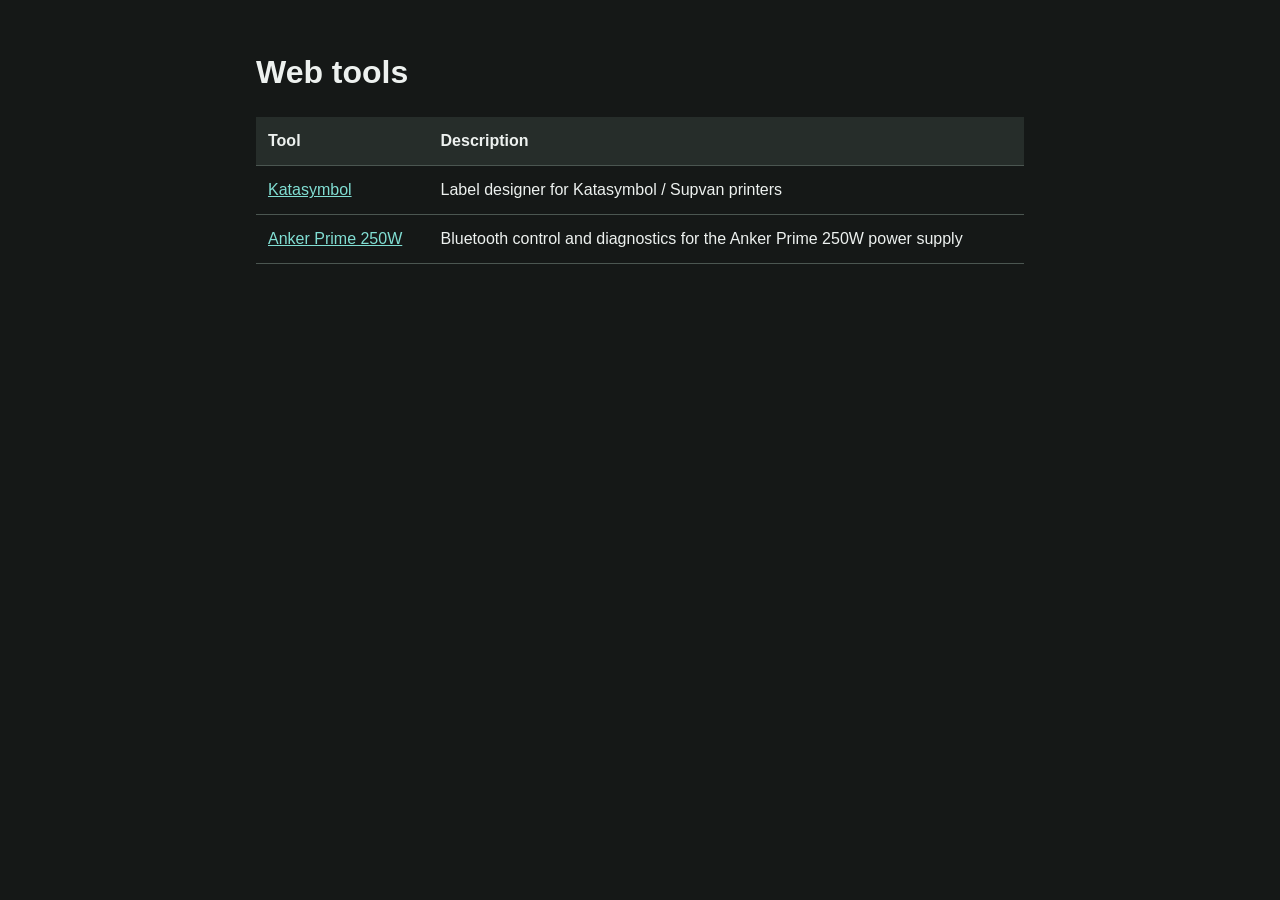
<file: index.html>
<!doctype html>
<html lang="en">
<head>
  <meta charset="utf-8">
  <meta name="viewport" content="width=device-width, initial-scale=1">
  <title>Web tools</title>
  <style>
    :root {
      color-scheme: dark;
    }
    body {
      margin: 0;
      font-family: "Helvetica Neue", Helvetica, sans-serif;
      line-height: 1.5;
      color: #edf1ef;
      background: #151817;
    }
    main {
      max-width: 48rem;
      margin: 3rem auto;
      padding: 0 1rem;
    }
    table {
      width: 100%;
      border-collapse: collapse;
      text-align: left;
    }
    th, td {
      padding: 0.75rem;
      border-bottom: 1px solid #4b5651;
      vertical-align: top;
    }
    thead {
      background: #262d2a;
    }
    a {
      color: #81ded3;
    }
  </style>
</head>
<body>
  <main>
    <h1>Web tools</h1>
    <table>
      <thead>
        <tr>
          <th scope="col">Tool</th>
          <th scope="col">Description</th>
        </tr>
      </thead>
      <tbody>
        <tr>
          <td><a href="./katasymbol/">Katasymbol</a></td>
          <td>Label designer for Katasymbol / Supvan printers</td>
        </tr>
        <tr>
          <td><a href="./anker/">Anker Prime 250W</a></td>
          <td>Bluetooth control and diagnostics for the Anker Prime 250W power supply</td>
        </tr>
      </tbody>
    </table>
  </main>
</body>
</html>
</file>
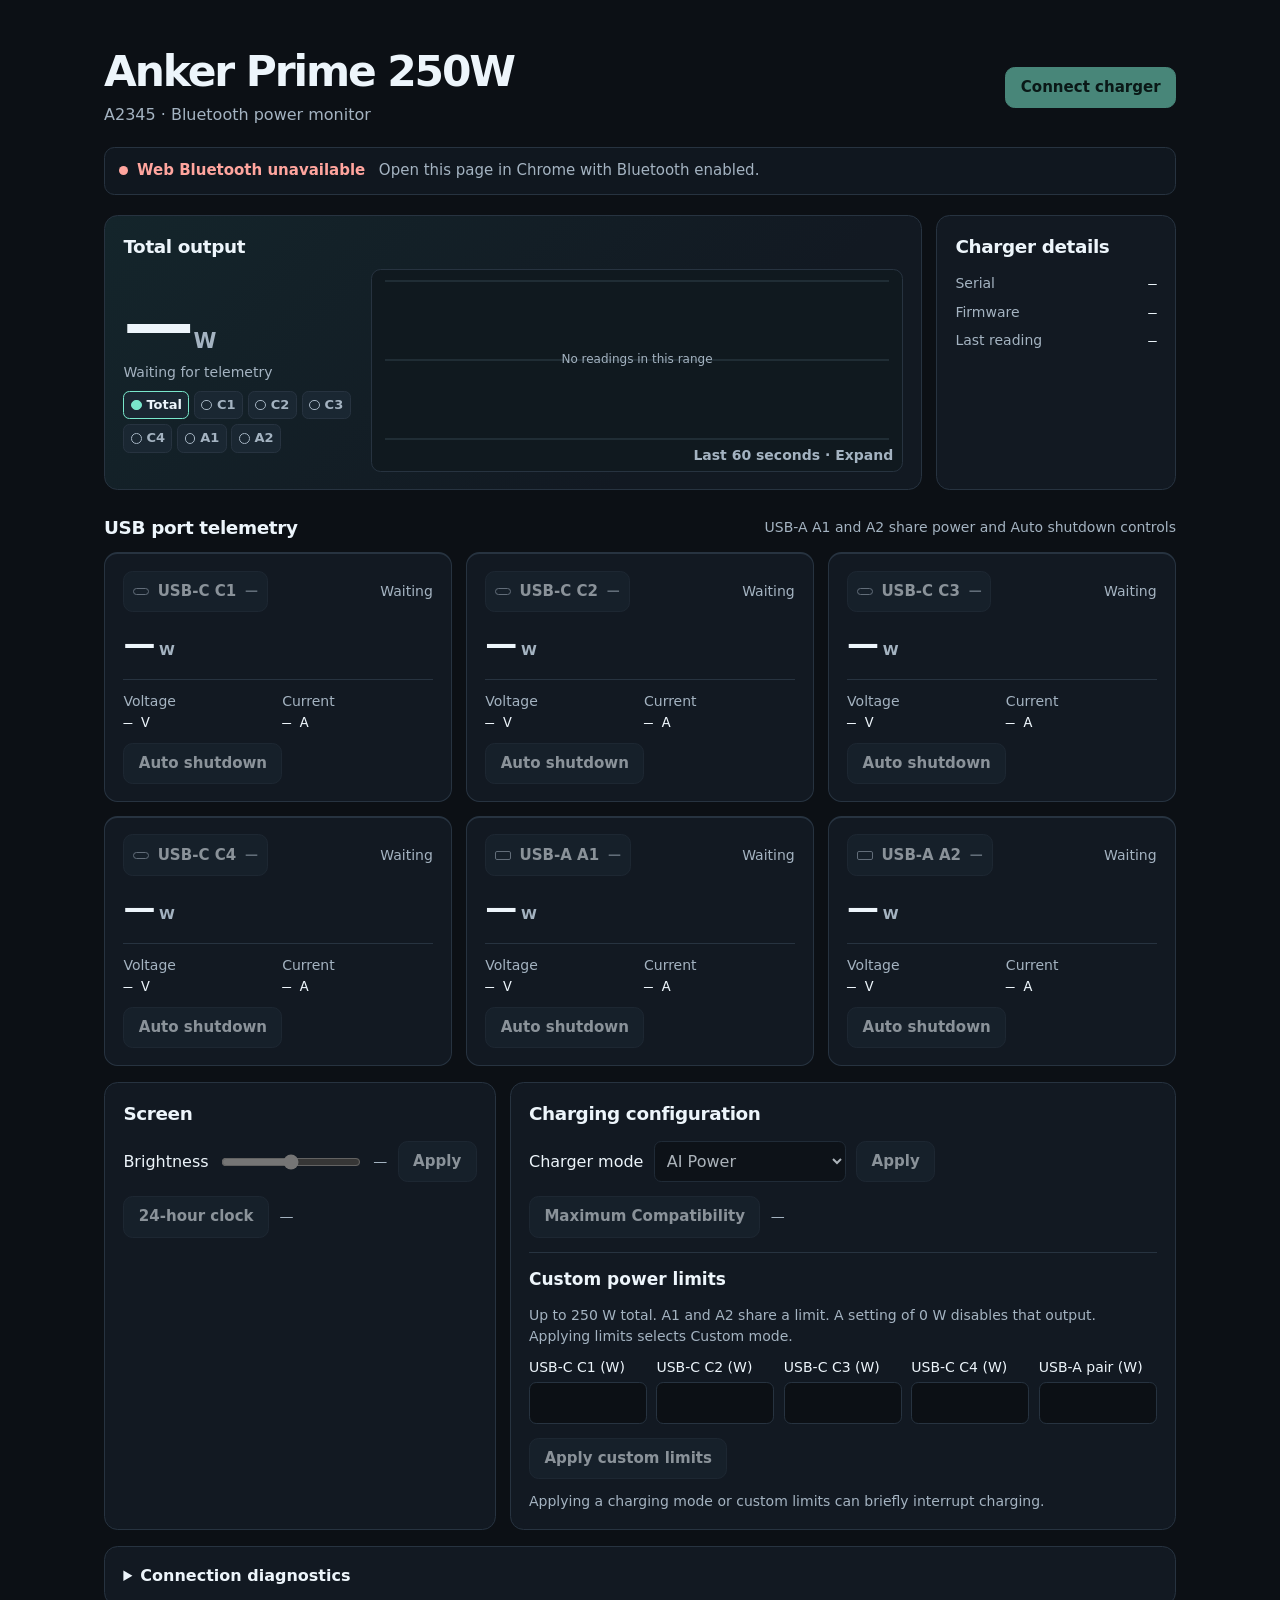
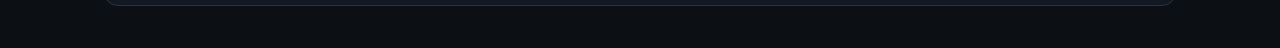
<file: anker/index.html>
<!doctype html>
<html lang="en">
<head>
  <meta charset="utf-8">
  <meta name="viewport" content="width=device-width, initial-scale=1">
  <meta name="color-scheme" content="dark">
  <title>Anker Prime 250W · Bluetooth Monitor</title>
  <style>
    :root {
      --page: #0c1015;
      --panel: #121922;
      --line: #273340;
      --text: #edf5fb;
      --muted: #a4b3c1;
      --accent: #79e7cb;
      --warning: #ffd194;
      --error: #ffa59e;
      --mono: ui-monospace, "SF Mono", Consolas, monospace;
      font: 16px/1.5 system-ui, sans-serif;
      color: var(--text);
      background: var(--page);
    }

    * { box-sizing: border-box; }
    body { margin: 0; }
    main { max-width: 70rem; margin: auto; padding: 3rem 1.5rem 2.5rem; }
    h1, h2, h3, p, dl, dd { margin: 0; }
    h1 { font-size: clamp(1.75rem, 4vw, 2.65rem); line-height: 1.15; letter-spacing: -.05em; }
    h2 { font-size: 1.15rem; letter-spacing: -.02em; }
    h3 { font-size: 1.0625rem; }
    a { color: var(--accent); }
    button, summary, label { cursor: pointer; }
    :focus-visible { outline: 2px solid var(--accent); outline-offset: 4px; }
    [hidden] { display: none !important; }

    .page-header, .panel-header, .port-header, .diagnostic-tools {
      display: flex;
      align-items: center;
      justify-content: space-between;
      flex-wrap: wrap;
      gap: .65rem 1rem;
    }
    .subtitle { color: var(--muted); margin-top: .4rem; }
    button {
      border: 1px solid var(--line);
      border-radius: .6rem;
      font: 650 .94rem/1.25 system-ui, sans-serif;
      background: #1a2732;
      color: var(--text);
      padding: .65rem .9rem;
      min-height: 2.6rem;
    }
    button:hover:not(:disabled) { filter: brightness(1.15); }
    button:disabled { opacity: .55; cursor: default; }
    #connect { background: var(--accent); color: #092019; border-color: var(--accent); }
    .connection-actions { display: flex; flex-wrap: wrap; gap: .5rem; }
    #status {
      min-height: 3rem;
      margin: 1.25rem 0;
      background: #10171f;
      border: 1px solid var(--line);
      border-radius: .65rem;
      padding: .7rem .9rem;
      display: flex;
      align-items: baseline;
      flex-wrap: wrap;
      gap: .25rem .85rem;
      font-size: .9375rem;
    }
    #status-label { font-weight: 700; }
    #status-label::before {
      content: "";
      display: inline-block;
      width: .55rem;
      height: .55rem;
      border-radius: 100%;
      background: currentColor;
      margin-right: .55rem;
      vertical-align: .05rem;
    }
    #status[data-tone="idle"] #status-label, #status-detail { color: var(--muted); }
    #status[data-tone="live"] #status-label { color: var(--accent); }
    #status[data-tone="busy"] #status-label { color: var(--warning); }
    #status[data-tone="error"] #status-label { color: var(--error); }

    .summary-grid { display: grid; grid-template-columns: minmax(0, 1fr) 15rem; gap: .85rem; }
    .panel { min-width: 0; background: var(--panel); border: 1px solid var(--line); border-radius: .85rem; padding: 1.05rem 1.15rem; }
    .output { background: linear-gradient(135deg, #14252b, #121922 72%); }
    .output-layout { display: grid; grid-template-columns: clamp(11.5rem, 21vw, 14.5rem) minmax(0, 1fr); gap: 1rem; align-items: center; margin-top: .55rem; }
    .reading { display: flex; align-items: baseline; gap: .35rem; white-space: nowrap; font-variant-numeric: tabular-nums; }
    .primary-reading { font-size: clamp(2.4rem, 5.5vw, 4.4rem); font-weight: 680; line-height: 1.05; letter-spacing: -.085em; }
    .unit { color: var(--muted); font-size: .9rem; font-weight: 600; }
    .primary-reading .unit { font-size: 1.3rem; letter-spacing: 0; }
    .caption, .metadata dt, .metric dt, .port-state { color: var(--muted); font-size: .875rem; }
    .history-preview { display: block; width: 100%; padding: .4rem .55rem; background: #10191f; }
    .history-preview .caption { display: block; margin-top: .25rem; text-align: right; }
    .history-canvas { display: block; width: 100%; }
    #history { height: clamp(7.5rem, 13vw, 11rem); }
    #history-dialog { width: min(66rem, calc(100% - 2rem)); }
    #expanded-history { height: clamp(12rem, 55vh, 32rem); margin-top: .85rem; background: #10191f; border-radius: .6rem; }
    .history-window-controls { display: flex; flex-wrap: wrap; align-items: end; gap: .6rem; margin-top: .85rem; }
    .history-window-controls label { display: grid; gap: .25rem; }
    .history-position { flex: 1 1 10rem; }
    #history-position { width: 100%; margin: 0; min-height: 2.6rem; accent-color: var(--accent); }
    .chart-channels { display: flex; flex-wrap: wrap; gap: .3rem; margin-top: .45rem; }
    .chart-channels button {
      display: inline-flex; align-items: center; gap: .3rem; min-height: 1.8rem; padding: .25rem .4rem;
      border-radius: .4rem; color: var(--muted); font-size: .8125rem;
    }
    .chart-channels button::before { content: ""; width: .55rem; height: .55rem; border: 1px solid; border-radius: 50%; }
    .chart-channels button[aria-pressed="true"] { border-color: var(--channel-color); color: var(--text); }
    .chart-channels button[aria-pressed="true"]::before { background: var(--channel-color); border-color: var(--channel-color); }
    .metadata { display: grid; grid-template-columns: auto minmax(0, 1fr); gap: .45rem 1rem; align-items: baseline; margin-top: .8rem; }
    .metadata dd { font: .875rem var(--mono); text-align: right; overflow-wrap: anywhere; }

    .ports-heading { margin: 1.5rem 0 .65rem; }
    .ports { display: grid; grid-template-columns: repeat(3, minmax(0, 1fr)); gap: .85rem; }
    .port { border-top: 2px solid var(--line); }
    .port[data-active="true"] { border-top-color: var(--accent); }
    .port[data-active="true"] .port-state { color: var(--accent); }
    .port-power { font-size: 2rem; font-weight: 650; letter-spacing: -.06em; margin: .5rem 0 .7rem; }
    .port-power .unit { letter-spacing: 0; }
    .metric { display: grid; grid-template-columns: 1fr 1fr; gap: .5rem; padding-top: .65rem; border-top: 1px solid var(--line); }
    .metric dd { font: .92rem var(--mono); margin-top: .18rem; }
    .port-icon { display: inline-block; width: .98rem; height: .45rem; border: 1px solid var(--muted); border-radius: 1rem; margin-right: .45rem; vertical-align: .1rem; }
    .port-icon.type-a { border-radius: .12rem; height: .56rem; }
    .port-toggle { display: inline-flex; align-items: center; gap: .55rem; padding: .35rem .55rem; text-align: left; }
    .port-toggle .port-icon { margin-right: 0; flex-shrink: 0; }
    .power-state { color: var(--muted); font-size: .8125rem; }
    .port-toggle[data-enabled="true"] .power-state { color: var(--accent); }
    .port-tools { display: flex; align-items: center; gap: .5rem .7rem; flex-wrap: wrap; margin-top: .75rem; }
    .shutdown-state { color: var(--muted); font: .875rem var(--mono); }
    .port-message { margin-top: .5rem; color: var(--warning); font-size: .875rem; }
    .device-name { margin-top: .55rem; color: var(--muted); font-size: .875rem; overflow-wrap: anywhere; }
    .charger-settings { display: grid; grid-template-columns: 1fr 1.7fr; gap: .85rem; margin-top: 1rem; }
    .setting-row { display: flex; flex-wrap: wrap; align-items: center; gap: .5rem .65rem; margin-top: .85rem; }
    .setting-row input[type="range"] { min-width: 6rem; flex: 1; accent-color: var(--accent); }
    .setting-row button[aria-checked="true"] { border-color: var(--accent); color: var(--accent); }
    .setting-input {
      min-height: 2.6rem; max-width: 100%; padding: .35rem .5rem; border: 1px solid var(--line);
      border-radius: .45rem; background: var(--page); color: var(--text); font: inherit;
    }
    .limit-grid { display: grid; grid-template-columns: repeat(auto-fit, minmax(5.75rem, 1fr)); gap: .6rem; margin-top: .65rem; }
    .limit-grid label { display: grid; gap: .25rem; font-size: .875rem; }
    .settings-divider { padding-top: .9rem; margin-top: .9rem; border-top: 1px solid var(--line); }
    dialog { width: min(26rem, calc(100% - 2rem)); color: var(--text); }
    dialog::backdrop { background: #04070bc4; }
    .shutdown-mode { display: grid; gap: .25rem; margin-top: .75rem; }
    .shutdown-inputs { display: grid; grid-template-columns: 1fr 1fr; gap: .65rem; margin: 1rem 0; }
    .shutdown-inputs input {
      display: block;
      width: 100%;
      margin-top: .25rem;
      padding: .5rem;
      border: 1px solid var(--line);
      border-radius: .4rem;
      background: var(--page);
      color: var(--text);
      font: inherit;
    }
    .shutdown-actions { display: flex; align-items: center; flex-wrap: wrap; gap: .5rem; margin-top: 1rem; }
    #set-shutdown { background: var(--accent); color: #092019; }

    details { margin-top: 1rem; }
    summary { font-weight: 650; }
    .diagnostic-tools { margin-top: .8rem; color: var(--muted); }
    input[type="checkbox"] { accent-color: var(--accent); }
    #log {
      background: #0d131a;
      border: 1px solid var(--line);
      border-radius: .5rem;
      min-height: 5rem;
      max-height: 14rem;
      padding: .65rem;
      overflow: auto;
      white-space: pre-wrap;
      overflow-wrap: anywhere;
      color: #cad7e4;
      font: .8125rem/1.6 var(--mono);
    }
    .help { color: var(--muted); margin-top: .75rem; font-size: .875rem; }

    @media (max-width: 50rem) {
      .summary-grid, .charger-settings { grid-template-columns: 1fr; }
    }
    @media (max-width: 42rem) {
      main { padding: 1.5rem 1rem; }
      .ports { grid-template-columns: repeat(2, minmax(0, 1fr)); }
    }
    @media (max-width: 30rem) {
      .ports, .output-layout { grid-template-columns: 1fr; }
    }
  </style>
</head>
<body>
  <main>
    <header class="page-header">
      <div>
        <h1>Anker Prime 250W</h1>
        <p class="subtitle">A2345 · Bluetooth power monitor</p>
      </div>
      <div class="connection-actions">
        <button id="connect" type="button">Connect charger</button>
        <button id="disconnect" type="button" hidden>Disconnect</button>
      </div>
    </header>

    <div id="status" data-tone="idle" role="status">
      <span id="status-label">Disconnected</span>
      <span id="status-detail">Connect your charger to see live readings.</span>
    </div>

    <div class="summary-grid">
      <section class="panel output" aria-labelledby="output-title">
        <h2 id="output-title">Total output</h2>
        <div class="output-layout">
          <div>
            <p class="reading primary-reading"><span id="output-power">—</span><span class="unit">W</span></p>
            <p class="caption" id="active-ports">Waiting for telemetry</p>
            <div id="chart-channels" class="chart-channels" role="group" aria-label="Power output channels"></div>
          </div>
          <button id="expand-history" class="history-preview" type="button" aria-label="Expand power output graph" aria-haspopup="dialog">
            <canvas id="history" class="history-canvas" aria-hidden="true"></canvas>
            <span class="caption">Last 60 seconds · Expand</span>
          </button>
        </div>
      </section>

      <section class="panel" aria-labelledby="details-title">
        <h2 id="details-title">Charger details</h2>
        <dl class="metadata">
          <dt>Serial</dt><dd id="serial">—</dd>
          <dt>Firmware</dt><dd id="firmware">—</dd>
          <dt>Last reading</dt><dd id="last-reading">—</dd>
        </dl>
      </section>
    </div>

    <section aria-labelledby="ports-title">
      <div class="panel-header ports-heading">
        <h2 id="ports-title">USB port telemetry</h2>
        <span class="caption">USB-A A1 and A2 share power and Auto shutdown controls</span>
      </div>
      <div id="ports" class="ports"></div>
    </section>

    <div class="charger-settings">
      <section class="panel" aria-labelledby="screen-title">
        <h2 id="screen-title">Screen</h2>
        <form id="brightness-form" class="setting-row">
          <label for="screen-brightness">Brightness</label>
          <input id="screen-brightness" type="range" min="0" max="100" value="50" disabled>
          <output id="brightness-value" class="caption" for="screen-brightness">—</output>
          <button id="apply-brightness" type="submit" disabled>Apply</button>
        </form>
        <div class="setting-row">
          <button id="clock-switch" type="button" role="switch" aria-label="24-hour clock" aria-checked="false" disabled>24-hour clock</button>
          <span id="clock-state" class="caption">—</span>
        </div>
        <p id="screen-message" class="port-message" role="status" hidden></p>
      </section>

      <section class="panel" aria-labelledby="charging-title">
        <h2 id="charging-title">Charging configuration</h2>
        <form id="mode-form" class="setting-row">
          <label for="charging-mode">Charger mode</label>
          <select id="charging-mode" class="setting-input" disabled>
            <option value="" disabled>Waiting for charger</option>
            <option value="1">AI Power</option>
            <option value="2">Port Priority</option>
            <option value="3">Dual Laptop</option>
            <option value="4">Low Current</option>
            <option value="5" disabled>Custom limits</option>
          </select>
          <button id="apply-mode" type="submit" disabled>Apply</button>
        </form>
        <div class="setting-row">
          <button id="compatibility-switch" type="button" role="switch" aria-label="Maximum Compatibility" aria-checked="false" disabled>Maximum Compatibility</button>
          <span id="compatibility-state" class="caption">—</span>
        </div>
        <form id="limits-form" class="settings-divider">
          <h3>Custom power limits</h3>
          <p class="help">Up to 250 W total. A1 and A2 share a limit. A setting of 0 W disables that output. Applying limits selects Custom mode.</p>
          <div class="limit-grid">
            <label>USB-C C1 (W)<input id="limit-c1" class="setting-input" type="number" min="0" max="140" step="1" required disabled></label>
            <label>USB-C C2 (W)<input id="limit-c2" class="setting-input" type="number" min="0" max="100" step="1" required disabled></label>
            <label>USB-C C3 (W)<input id="limit-c3" class="setting-input" type="number" min="0" max="100" step="1" required disabled></label>
            <label>USB-C C4 (W)<input id="limit-c4" class="setting-input" type="number" min="0" max="100" step="1" required disabled></label>
            <label>USB-A pair (W)<input id="limit-usba" class="setting-input" type="number" min="0" max="24" step="1" required disabled></label>
          </div>
          <div class="setting-row">
            <button id="apply-limits" type="submit" disabled>Apply custom limits</button>
            <output id="limits-total" class="caption" for="limit-c1 limit-c2 limit-c3 limit-c4 limit-usba"></output>
          </div>
          <p class="help">Applying a charging mode or custom limits can briefly interrupt charging.</p>
        </form>
        <p id="charging-message" class="port-message" role="status" hidden></p>
      </section>
    </div>

    <details class="panel">
      <summary>Connection diagnostics</summary>
      <div class="diagnostic-tools">
        <label><input id="scan-all" type="checkbox"> Show all Bluetooth devices in the picker</label>
        <button id="copy-log" type="button">Copy log</button>
      </div>
      <pre id="log" aria-label="Bluetooth connection log" tabindex="0"></pre>
      <p class="help">Open this page in Chrome on localhost or HTTPS. Close the Anker mobile app if the charger is already connected to it. If the charger appears under a serial number, match it to the label on your unit.</p>
      <p class="help">
        Protocol references
        <a href="https://github.com/flip-dots/HaSolixBLE">HaSolixBLE</a> ·
        <a href="https://github.com/flip-dots/SolixBLE/pull/51">SolixBLE A2345 mapping</a> ·
        <a href="https://github.com/flip-dots/SolixBLE/pull/74">A2345 settings and USB-PD identity</a> ·
        <a href="https://github.com/LYJW131/anker-prime-desktop">Anker Prime Desktop</a> ·
        <a href="https://github.com/Hyper-Beast/Anker_Prime_160W_WebBLE">160W WebBLE</a>
      </p>
    </details>

    <dialog id="history-dialog" class="panel" aria-labelledby="history-title">
      <header class="panel-header">
        <div>
          <h2 id="history-title">Power output history</h2>
          <p class="caption" id="history-range">Last 10 minutes</p>
        </div>
        <button id="close-history" type="button" autofocus>Close</button>
      </header>
      <canvas id="expanded-history" class="history-canvas" role="img" aria-label="Selected power channels in watts" aria-describedby="history-range"></canvas>
      <div id="expanded-channels" class="chart-channels" role="group" aria-label="Power output channels"></div>
      <div class="history-window-controls">
        <label class="caption">Zoom
          <select id="history-zoom" class="setting-input">
            <option value="600">10 minutes</option>
            <option value="300">5 minutes</option>
            <option value="120">2 minutes</option>
            <option value="60">1 minute</option>
            <option value="30">30 seconds</option>
          </select>
        </label>
        <label class="caption history-position">History position
          <input id="history-position" type="range" min="0" max="0" step="1" value="0" aria-valuetext="Live" disabled>
        </label>
        <button id="history-live" type="button" disabled>Back to live</button>
      </div>
    </dialog>

    <dialog id="shutdown-dialog" class="panel" aria-labelledby="shutdown-title">
      <form id="shutdown-form">
        <h2 id="shutdown-title">Auto shutdown</h2>
        <label class="shutdown-mode">Shutdown condition
          <select id="shutdown-mode" class="setting-input">
            <option value="timer">After a set time</option>
            <option value="threshold">Below a wattage threshold</option>
          </select>
        </label>
        <p id="timer-description" class="help">The charger runs the timer after you disconnect.</p>
        <p id="threshold-description" class="help" hidden>The port switches off when a new reading is below the threshold. Keep this page open and connected over Bluetooth; disconnecting clears the threshold.<span id="shared-threshold" hidden> A1 and A2 use their combined wattage.</span></p>
        <div id="timer-inputs" class="shutdown-inputs">
          <label>Minutes <input id="timer-minutes" type="number" inputmode="numeric" min="0" max="1435" step="1" value="0" required></label>
          <label>Seconds <input id="timer-seconds" type="number" inputmode="numeric" min="0" max="59" step="1" value="0" required></label>
        </div>
        <div id="threshold-inputs" class="shutdown-inputs" hidden>
          <label>Threshold (W) <input id="shutdown-watts" type="number" inputmode="decimal" min="0.01" step="0.01" aria-describedby="threshold-description" required disabled></label>
        </div>
        <p id="shutdown-state" class="caption"></p>
        <p id="shutdown-message" class="port-message" role="status"></p>
        <div class="shutdown-actions">
          <button id="set-shutdown" type="submit">Set timer</button>
          <button id="clear-shutdown" type="button">Clear timer</button>
          <button id="close-shutdown" type="button">Close</button>
        </div>
      </form>
    </dialog>

    <template id="port-template">
      <article class="panel port">
        <div class="port-header">
          <h3>
            <button class="port-toggle" data-field="toggle" type="button" disabled>
              <span class="port-icon" aria-hidden="true"></span><span data-field="name"></span>
              <span class="power-state" data-field="enabled">—</span>
            </button>
          </h3>
          <span class="port-state" data-field="status">Waiting</span>
        </div>
        <p class="reading port-power"><span data-field="power">—</span><span class="unit">W</span></p>
        <dl class="metric">
          <div><dt>Voltage</dt><dd><span data-field="voltage">—</span> V</dd></div>
          <div><dt>Current</dt><dd><span data-field="current">—</span> A</dd></div>
        </dl>
        <p class="device-name" data-field="device" hidden></p>
        <div class="port-tools">
          <button data-field="shutdown" type="button" disabled>Auto shutdown</button>
          <span class="shutdown-state" data-field="shutdownState"></span>
        </div>
        <p class="port-message" data-field="message" role="status" hidden></p>
      </article>
    </template>
  </main>

  <script>
    "use strict";

    // FF09 framing and negotiation follow SolixBLE (MIT, Copyright 2026 Harvey
    // Lelliott) and the wire vectors in Anker Prime Desktop. See references above.
    const ADVERTISED_SERVICE = "0000ff09-0000-1000-8000-00805f9b34fb";
    const GATT_SERVICE = "8c850001-0302-41c5-b46e-cf057c562025";
    const COMMAND_CHAR = "8c850002-0302-41c5-b46e-cf057c562025";
    const NOTIFY_CHAR = "8c850003-0302-41c5-b46e-cf057c562025";
    const NEGOTIATION = 0x01;
    const SESSION = 0x0f;
    const STREAM = 0x303;
    const SNAPSHOT = 0xa00;
    const PORT_SWITCH_EVENT = 0x302;
    const PORT_TIMER_EVENT = 0x307;
    const CHARGING_MODE_EVENT = 0x30d;
    const SET_PORT_SWITCH = 0x207;
    const SET_PORT_TIMER = 0x209;
    const SET_BRIGHTNESS = 0x204;
    const SET_CLOCK_DISPLAY = 0x205;
    const SET_CHARGING_MODE = 0x206;
    const SET_CLOCK_FORMAT = 0x210;
    const SET_COMPATIBILITY = 0x214;
    const PORTS = ["C1", "C2", "C3", "C4", "A1", "A2"];
    const PORT_GROUPS = ["USB-C C1", "USB-C C2", "USB-C C3", "USB-C C4", "USB-A A1 and A2"];
    const PORT_LIMITS = [140, 100, 100, 100, 24];
    const TOTAL_LIMIT = 250;
    // USB-PD names from the SolixBLE A2345 identification tables (MIT).
    const PD_VENDOR_CLASSES = {"1008":12,"1118":15,"1256":2,"1452":1,"2821":17,"3504":18,"4817":4,"5426":19,"6127":14,"10007":3,"10522":10,"10878":16,"13211":11,"16700":13};
    const PD_VENDORS = {"1":"Apple","2":"Samsung","3":"Xiaomi","4":"Huawei","10":"Anker","12":"HP","13":"Dell","14":"Lenovo","15":"Microsoft","17":"ASUS","18":"MSI","19":"Razer"};
    const PD_MODELS = {
      "1:1": "iPhone 12",
      "1:2": "iPhone 12 mini",
      "1:3": "iPhone 12",
      "1:4": "iPhone 12 Pro",
      "1:5": "iPhone 12 Pro Max",
      "1:6": "iPhone SE 3",
      "1:7": "iPhone 13",
      "1:8": "iPhone 13 mini",
      "1:9": "iPhone 13",
      "1:10": "iPhone 13 Pro",
      "1:11": "iPhone 13 Pro Max",
      "1:12": "iPhone 14",
      "1:13": "iPhone 14",
      "1:14": "iPhone 14 Pro",
      "1:15": "iPhone 14 Plus",
      "1:16": "iPhone 14 Pro Max",
      "1:17": "iPhone 15",
      "1:18": "iPhone 15 Plus",
      "1:19": "iPhone 15 Pro",
      "1:20": "iPhone 15 Pro Max",
      "1:21": "iPhone 16",
      "1:22": "iPhone 16",
      "1:23": "iPhone 16 Plus",
      "1:24": "iPhone 16E",
      "1:25": "iPhone 16",
      "1:26": "iPhone 16 Pro",
      "1:27": "iPhone 16 Pro Max",
      "1:28": "iPhone 17",
      "1:29": "iPhone 17",
      "1:30": "iPhone Air",
      "1:31": "iPhone 17",
      "1:32": "iPhone 17 Pro",
      "1:33": "iPhone 17 Pro Max",
      "1:34": "iPad 9 (2021)",
      "1:35": "iPad 10 (2022)",
      "1:36": "iPad 11 (2025)",
      "1:37": "iPad Air 4 (2020)",
      "1:38": "iPad Air 5 (2022)",
      "1:39": "iPad Air 11\" (2024)",
      "1:40": "iPad Air 13\" (2024)",
      "1:41": "iPad Air 11\" (2025)",
      "1:42": "iPad Air 13\" (2025)",
      "1:43": "iPad mini 6 (2021)",
      "1:44": "iPad mini 7 (2024)",
      "1:45": "iPad Pro 2020",
      "1:46": "iPad Pro 11\" (2020)",
      "1:47": "iPad Pro 12.9\" (2020)",
      "1:48": "iPad Pro M1",
      "1:49": "iPad Pro 11\" M1",
      "1:50": "iPad Pro 12.9\" M1",
      "1:51": "iPad Pro M2",
      "1:52": "iPad Pro 11\" M2",
      "1:53": "iPad Pro 12.9\" M2",
      "1:54": "iPad Pro M4",
      "1:55": "iPad Pro 11\" M4",
      "1:56": "iPad Pro 13\" M4",
      "1:57": "iPad Pro M5",
      "1:58": "iPad Pro 11\" M5",
      "1:59": "iPad Pro 13\" M5",
      "1:60": "MacBook Air 13\" (2020)",
      "1:61": "MacBook Air 13\" M1",
      "1:62": "MacBook Pro 13.4\" (2020)",
      "1:63": "MacBook Pro 13.4\" M1",
      "1:64": "MacBook Air 13\" M2",
      "1:65": "MacBook Air 13\" M3",
      "1:66": "MacBook Air 13\" M4",
      "1:67": "MacBook Air 15\" (2023)",
      "1:68": "MacBook Air 15\" M3",
      "1:69": "MacBook Air 15\" M4",
      "1:70": "MacBook Pro 13\" M2",
      "1:71": "MacBook Pro 14\" M1 Pro",
      "1:72": "MacBook Pro 14\" M2 Pro",
      "1:73": "MacBook Pro 14\" M3",
      "1:74": "MacBook Pro 14\" 2024",
      "1:75": "MacBook Pro 14\" M4 Pro",
      "1:76": "MacBook Pro 14\" M4 Max",
      "1:77": "MacBook Pro 14\" M5",
      "1:78": "MacBook Pro 16\" M1 Max",
      "1:79": "MacBook Pro 16\" M2 Pro",
      "1:80": "MacBook Pro 16\" M3 Pro",
      "1:81": "MacBook Pro 16\" 2024",
      "1:82": "MacBook Pro 16\" M4 Pro",
      "1:83": "MacBook Pro 16\" M4 Max",
      "1:84": "HomePod Mini",
      "10:1": "Power Bank 26K",
      "10:2": "Power Bank 20K",
      "10:4": "Power Bank 5K",
      "10:5": "Power Bank 10K",
      "10:6": "Charging Base 150W",
      "10:8": "Power Bank 27K",
      "10:9": "Wireless Charger 35W",
      "10:10": "Charger 160W",
      "10:11": "Charger 250W",
      "10:12": "Charging Station 240W",
      "10:13": "Power Bank 20K",
      "14:1": "ThinkBook 16 (2025)",
      "14:2": "ThinkPad X1Carbon (2025)",
      "14:3": "YOGA Air 14c",
      "14:4": "YOGA Pro 14s",
      "14:5": "YOGA Air 15s (2025)",
    };
    const MAX_TIMER_SECONDS = 86100;
    const STALE_MS = 18000;
    const HISTORY_MS = 600000;
    const HISTORY_PREVIEW_MS = 60000;
    const HISTORY_BUCKET_MS = 250;
    const HISTORY_CHANNELS = ["Total", ...PORTS];
    const HISTORY_COLORS = ["#79e7cb", "#7bbaff", "#ffcf70", "#bb9dff", "#ff94ad", "#f5a570", "#b3dc76"];

    const bytes = (...values) => Uint8Array.of(...values);
    const fromHex = hex => Uint8Array.from(hex.match(/../g), item => parseInt(item, 16));
    const toHex = data => Array.from(data, item => item.toString(16).padStart(2, "0")).join("");
    const ascii = value => new TextEncoder().encode(value);
    const number = (value, length) => Uint8Array.from({ length }, (_, i) => value >>> (i * 8));
    const u16 = (data, offset = 0) => data[offset] | (data[offset + 1] << 8);
    const u32 = (data, offset) => new DataView(data.buffer, data.byteOffset, data.byteLength).getUint32(offset, true);
    const timestamp = () => number(Math.floor(Date.now() / 1000), 4);
    const delay = ms => new Promise(resolve => setTimeout(resolve, ms));
    const hexCode = value => value.toString(16).padStart(4, "0");

    const BOOT_KEY = fromHex("b8ff7422955d4eb6d554a2c470280559");
    const BOOT_NONCE = fromHex("6ba3e3f2f3a60f2971ce5d1f");
    const AAD = fromHex("3322110077665544bbaa9988ffeeddcc");
    const ECDH = { name: "ECDH", namedCurve: "P-256" };

    function join(chunks) {
      const result = new Uint8Array(chunks.reduce((size, chunk) => size + chunk.length, 0));
      let offset = 0;
      for (const chunk of chunks) {
        result.set(chunk, offset);
        offset += chunk.length;
      }
      return result;
    }

    function buildParameters(tags) {
      return join(tags.map(([tag, value]) => join([bytes(tag, value.length), value])));
    }

    function readParameters(body) {
      const status = body[0] < 0xa1 ? body[0] : null;
      const fields = new Map();
      let offset = status === null ? 0 : 1;
      while (offset < body.length) {
        const start = offset + 2;
        const end = start + body[offset + 1];
        if (start > body.length || !(end <= body.length)) {
          throw new Error("Truncated parameter");
        }
        fields.set(body[offset], body.subarray(start, end));
        offset = end;
      }
      return { status, fields };
    }

    function makeFrame(channel, command, body, composer = 0) {
      const frame = new Uint8Array(body.length + 10);
      frame.set([0xff, 0x09, ...number(frame.length, 2), 3, composer, channel, command >> 8, command & 0xff]);
      frame.set(body, 9);
      frame[frame.length - 1] = frame.reduce((xor, byte) => xor ^ byte, 0);
      return frame;
    }

    class FrameReader {
      buffer = new Uint8Array();
      fragments = new Map();

      feed(chunk) {
        this.buffer = join([this.buffer, chunk]);
        const frames = [];
        let offset = 0;
        while (offset + 4 <= this.buffer.length) {
          const length = u16(this.buffer, offset + 2);
          if (this.buffer[offset] !== 0xff || this.buffer[offset + 1] !== 9 || length < 10 || length > 4096) {
            offset++;
            continue;
          }
          if (offset + length > this.buffer.length) break;
          const frame = this.buffer.subarray(offset, offset + length);
          offset += length;
          if (frame[4] !== 3 || frame.reduce((xor, byte) => xor ^ byte, 0)) continue;
          const command = (frame[7] << 8) | frame[8];
          const channel = frame[6];
          const body = frame.subarray(9, length - 1);
          const key = frame[5] * 0x1000000 + channel * 0x10000 + command;
          const payload = command & 0x8000 ? this.collect(key, body) : body;
          if (payload) frames.push({ channel, command, payload });
        }
        this.buffer = this.buffer.slice(offset);
        return frames;
      }

      collect(key, body) {
        const index = body[0] >> 4;
        const total = body[0] & 0x0f;
        const now = Date.now();
        for (const [id, entry] of this.fragments) {
          if (now - entry.started > 10000) this.fragments.delete(id);
        }
        if (index === 1) this.fragments.set(key, { total, parts: [], started: now });
        const entry = this.fragments.get(key);
        if (!entry || entry.total !== total || index !== entry.parts.length + 1 || index > total) {
          this.fragments.delete(key);
          return null;
        }
        entry.parts.push(body.subarray(1));
        if (index < total) return null;
        this.fragments.delete(key);
        return join(entry.parts);
      }
    }

    async function cipher(mode, rawKey, iv) {
      const key = await crypto.subtle.importKey("raw", rawKey, mode, false, ["encrypt", "decrypt"]);
      const algorithm = { name: mode, iv };
      if (mode === "AES-GCM") Object.assign(algorithm, { additionalData: AAD, tagLength: 128 });
      return { key, algorithm };
    }

    function clientToken() {
      const storageKey = "anker-a2345-ble-client";
      try {
        const saved = localStorage.getItem(storageKey);
        if (/^[a-f0-9]{40}$/.test(saved ?? "")) return ascii(saved);
      } catch { /* A restricted browser can still pair for this page session. */ }
      const token = toHex(crypto.getRandomValues(new Uint8Array(20)));
      try {
        localStorage.setItem(storageKey, token);
      } catch { /* Keep using the in-memory token. */ }
      return ascii(token);
    }

    function clockParameters() {
      const minutesWest = new Date().getTimezoneOffset();
      const hours = Math.floor(Math.abs(minutesWest) / 60);
      const minutes = Math.abs(minutesWest) % 60;
      const offset = (minutesWest < 0 ? "-" : "") + hours + (minutes ? ":" + String(minutes).padStart(2, "0") : "");
      return [[0xa3, number(minutesWest * 60, 4)], [0xa5, ascii("LOC" + offset)]];
    }

    function decodeTelemetry(type, fields) {
      const first = type === SNAPSHOT ? 0xa4 : 0xa2;
      const ports = PORTS.map((_, index) => {
        const port = fields.get(first + index);
        if (!port || port.length < 8 || port[0] !== 4) return null;
        return {
          status: port[1],
          voltage: u16(port, 2) / 1000,
          current: u16(port, 4) / 1000,
          power: u16(port, 6) / 100,
        };
      });
      const version = type === SNAPSHOT ? fields.get(0xa2) : null;
      const firmware = version?.length === 3 && version[0] === 2
        ? "v" + String(u16(version, 1)).padStart(4, "0").split("").join(".")
        : null;
      const vendors = binaryField(fields, type === SNAPSHOT ? 0xbd : 0xa8, 16);
      const models = binaryField(fields, type === SNAPSHOT ? 0xbe : 0xa9, 16);
      return { ports, firmware, vendors, models };
    }

    function binaryField(fields, tag, length) {
      const value = fields.get(tag);
      return value?.[0] === 4 && value.length === length + 1 ? value.subarray(1) : undefined;
    }

    function settingByte(fields, tag) {
      const value = fields.get(tag);
      return value?.length === 2 && value[0] === 1 ? value[1] : undefined;
    }

    function decodeConfiguration(type, fields) {
      if (type === CHARGING_MODE_EVENT) {
        return { mode: settingByte(fields, 0xa2), limits: binaryField(fields, 0xa3, 7) };
      }
      return {
        display: binaryField(fields, 0xaf, 5)?.[0],
        brightness: settingByte(fields, 0xb3),
        mode: settingByte(fields, 0xb1),
        clockFormat: settingByte(fields, 0xb5),
        compatibility: settingByte(fields, 0xbb),
        limits: binaryField(fields, 0xb8, 7),
        protocols: binaryField(fields, 0xba, 12),
      };
    }

    function attachedDevice(vendorPair, modelPair) {
      const [vid, pid] = vendorPair ?? [];
      if (vid === 0xfffa && pid === 0xfffb) return null;
      const [vendorClass, code] = modelPair ?? [];
      const name = PD_MODELS[vendorClass + ":" + code] || PD_VENDORS[vendorClass] || PD_VENDORS[PD_VENDOR_CLASSES[vid]];
      const identifier = vid && vid < 0xfffa && pid && pid < 0xfffa
        ? hexCode(vid).toUpperCase() + ":" + hexCode(pid).toUpperCase()
        : "";
      if (!name && !identifier) return null;
      return { label: name || "USB-PD " + identifier, identifier };
    }

    function decodeTimer(record, offset) {
      if (record[offset] === 0) return null;
      return {
        seconds: u32(record, offset + 1),
        remaining: u32(record, offset + 5),
      };
    }

    function decodeControlSettings(type, fields) {
      if (type === SNAPSHOT) {
        // a4–a9 describe charging activity. The independent output switches
        // and countdowns live in the five aa–ae outlet configuration records.
        return PORT_GROUPS.flatMap((_, index) => {
          const record = fields.get(0xaa + index);
          if (record?.[0] !== 4) return [];
          const settings = {};
          if (record[1] === 0 || record[1] === 1) settings.enabled = record[1] === 1;
          if (record.length >= 19 && (record[10] === 0 || record[10] === 1)) {
            settings.timer = decodeTimer(record, 10);
          }
          return [[index, settings]];
        });
      }

      const selector = fields.get(0xa2);
      const value = fields.get(0xa3);
      if (selector?.length !== 2 || selector[0] !== 1 || selector[1] >= PORT_GROUPS.length) return [];
      if (type === PORT_SWITCH_EVENT && value?.length === 2 && value[0] === 1 && (value[1] === 0 || value[1] === 1)) {
        return [[selector[1], { enabled: value[1] === 1 }]];
      }
      if (type === PORT_TIMER_EVENT && value?.length >= 10 && value[0] === 4 && (value[1] === 0 || value[1] === 1)) {
        return [[selector[1], { timer: decodeTimer(value, 1) }]];
      }
      return [];
    }

    class ChargerConnection {
      constructor(device, encrypted, token, callbacks) {
        this.device = device;
        this.encrypted = encrypted;
        this.token = token;
        this.callbacks = callbacks;
        this.reader = new FrameReader();
        this.receiveQueue = Promise.resolve();
        this.writeQueue = Promise.resolve();
        this.onNotification = event => {
          const { buffer, byteOffset, byteLength } = event.target.value;
          const chunk = new Uint8Array(buffer, byteOffset, byteLength).slice();
          this.receiveQueue = this.receiveQueue.then(async () => {
            for (const frame of this.reader.feed(chunk)) {
              if (this.closed) break;
              try {
                await this.receive(frame);
              } catch (error) {
                this.callbacks.log("Ignored packet 0x" + hexCode(frame.command) + " · " + describe(error));
              }
            }
          });
        };
        this.onDisconnect = () => {
          if (this.device.gatt.connected || this.closed) return;
          const error = new Error("The charger closed the Bluetooth connection.");
          this.close(error);
          if (this.ready) this.callbacks.lost(error);
        };
      }

      async open() {
        if (this.encrypted) this.cipher = await cipher("AES-GCM", BOOT_KEY, BOOT_NONCE);
        this.ensureOpen();
        this.device.addEventListener("gattserverdisconnected", this.onDisconnect);
        const server = await this.device.gatt.connect();
        if (this.closed) {
          server.disconnect();
          this.ensureOpen();
        }
        let service;
        try {
          service = await server.getPrimaryService(GATT_SERVICE);
        } catch (error) {
          if (error.name !== "NotFoundError") throw error;
          service = await server.getPrimaryService(ADVERTISED_SERVICE);
        }
        this.write = await service.getCharacteristic(COMMAND_CHAR);
        const notify = await service.getCharacteristic(NOTIFY_CHAR);
        this.ensureOpen();
        this.notify = notify;
        this.notify.addEventListener("characteristicvaluechanged", this.onNotification);
        await this.notify.startNotifications();
        await this.negotiate();
        this.ensureOpen();
        await this.refresh();
        this.ensureOpen();
        this.ready = true;
        this.scheduleRefresh();
      }

      async negotiate() {
        const id = this.encrypted ? [] : [[0xa2, ascii("79ebed35-dc9c-4904-b40c-72c4e863aa10")]];
        const headers = () => [[0xa1, timestamp()], ...id];
        const options = [[0xa3, bytes(0x20)], [0xa4, bytes(0x00, 0xf0)]];
        try {
          await this.exchange(0x001, headers(), 7000);
        } catch (error) {
          this.openingFailed = true;
          throw error;
        }
        const capabilities = await this.exchange(0x003, [...headers(), ...options]);
        const identity = await this.exchange(0x029, headers());
        if (identity.fields.has(0xa4)) {
          const serial = new TextDecoder().decode(identity.fields.get(0xa4)).replace(/[^\x20-\x7e]/g, "").trim();
          if (serial) this.callbacks.identity(serial);
        }
        const mtu = capabilities.fields.get(0xa2);
        const auth = capabilities.fields.get(0xa5);
        const proposal = [
          [0xa3, bytes(0x20)],
          [0xa4, this.encrypted && mtu?.length === 2 ? mtu : bytes(0x00, 0xf0)],
          [0xa5, bytes(this.encrypted ? 0x44 : 0x40)],
        ];
        if (this.encrypted) proposal.push([0xa6, bytes(auth?.[0] ?? 2)]);
        await this.exchange(0x005, [...headers(), ...proposal]);

        const pair = await crypto.subtle.generateKey(ECDH, false, ["deriveBits"]);
        const point = new Uint8Array(await crypto.subtle.exportKey("raw", pair.publicKey));
        const keyReply = await this.exchange(0x021, [[0xa1, point.subarray(1)]]);
        const peerPoint = keyReply.fields.get(0xa1);
        if (peerPoint?.length !== 64) throw new Error("The charger returned an invalid P-256 key.");
        const peer = await crypto.subtle.importKey("raw", join([bytes(4), peerPoint]), ECDH, false, []);
        const secret = new Uint8Array(await crypto.subtle.deriveBits({ name: "ECDH", public: peer }, pair.privateKey, 256));
        this.cipher = this.encrypted
          ? await cipher("AES-GCM", secret.subarray(0, 16), secret.subarray(16, 28))
          : await cipher("AES-CBC", secret.subarray(0, 16), secret.subarray(16));
        if (this.encrypted) {
          await this.exchange(0x022, [...headers(), ...clockParameters()]);
          await this.exchange(0x027, [[0xa1, timestamp()], [0xa2, this.token]]);
        } else {
          await this.send(NEGOTIATION, 0x022, [...headers(), ...clockParameters()]);
        }
        this.callbacks.log("BLE session authorized.");
      }

      async exchange(command, tags, timeout = 6000) {
        this.ensureOpen();
        const reply = new Promise((resolve, reject) => {
          const pending = { type: command | 0x800, resolve, reject };
          this.pending = pending;
          this.armTimeout(pending, timeout, "No reply to BLE command 0x" + hexCode(command) + ".");
        });
        try {
          const [response] = await Promise.all([reply, this.send(NEGOTIATION, command, tags)]);
          if (response.status !== null && response.status !== 0) {
            throw new Error("The charger declined BLE command 0x" + hexCode(command) + " with status 0x" + hexCode(response.status) + ".");
          }
          return response;
        } finally {
          clearTimeout(this.pending?.timer);
          this.pending = null;
        }
      }

      armTimeout(pending, ms, message) {
        clearTimeout(pending.timer);
        pending.timer = setTimeout(() => pending.reject(new Error(message)), ms);
      }

      send(channel, command, tags) {
        const write = this.writeQueue.then(() => this.writeFrame(channel, command, tags));
        this.writeQueue = write.catch(() => {});
        return write;
      }

      async writeFrame(channel, command, tags) {
        const payload = buildParameters(tags);
        const sessionCipher = this.cipher;
        const body = sessionCipher
          ? new Uint8Array(await crypto.subtle.encrypt(sessionCipher.algorithm, sessionCipher.key, payload))
          : payload;
        this.ensureOpen();
        const wireCommand = command | (sessionCipher ? 0x4000 : 0);
        const frame = makeFrame(channel, wireCommand, body);
        this.callbacks.log("TX 0x" + hexCode(wireCommand) + " · " + frame.length + " bytes");
        if (this.write.properties.writeWithoutResponse) {
          await this.write.writeValueWithoutResponse(frame);
        } else {
          await this.write.writeValueWithResponse(frame);
        }
      }

      async receive({ channel, command, payload }) {
        const type = command & 0x0fff;
        const negotiation = channel === NEGOTIATION && this.pending?.type === type;
        const session = channel === SESSION || channel === 0x11;
        const telemetry = session && (type === STREAM || type === SNAPSHOT);
        const controls = session && (type === SNAPSHOT || type === PORT_SWITCH_EVENT || type === PORT_TIMER_EVENT);
        const configuration = session && (type === SNAPSHOT || type === CHARGING_MODE_EVENT);
        if (!negotiation && !telemetry && !controls && !configuration) return;
        if (command & 0x4000) {
          const sessionCipher = this.cipher;
          if (!sessionCipher) throw new Error("Encrypted packet arrived before the session key.");
          payload = new Uint8Array(await crypto.subtle.decrypt(sessionCipher.algorithm, sessionCipher.key, payload));
        }
        if (this.closed) return;
        const response = readParameters(payload);
        if (negotiation) {
          const pending = this.pending;
          if (pending?.type !== type) return;
          this.callbacks.log("RX 0x" + hexCode(command) + (response.status === null ? "" : " · status 0x" + hexCode(response.status)));
          if (type === 0x827 && response.status === 9) {
            const window = response.fields.get(0xa1);
            const seconds = window?.length >= 2 ? u16(window) : 30;
            const wait = seconds > 0 && seconds <= 120 ? seconds : 30;
            this.callbacks.confirm(wait);
            this.armTimeout(pending, (wait + 2) * 1000, "Button confirmation timed out. Reconnect to try again.");
          } else if (type !== 0x827 || response.status !== null) {
            pending.resolve(response);
          }
          return;
        }

        if (response.status === null || response.status === 0) {
          if (controls) this.callbacks.controls(decodeControlSettings(type, response.fields));
          if (configuration) this.callbacks.configuration(decodeConfiguration(type, response.fields));
          if (telemetry) this.callbacks.telemetry(decodeTelemetry(type, response.fields));
        }
      }

      sendSessionCommand(command, tags = []) {
        return this.send(SESSION, command, [
          [0xa1, bytes(0x21)],
          ...tags,
          [0xfe, join([bytes(3), timestamp()])],
        ]);
      }

      requestSnapshot() {
        return this.sendSessionCommand(0x200);
      }

      setPortEnabled(port, enabled) {
        return this.sendSessionCommand(SET_PORT_SWITCH, [[0xa2, bytes(1, port)], [0xa3, bytes(1, Number(enabled))]]);
      }

      setPortTimer(port, seconds) {
        // a3 contains a binary type byte, an enable flag and a LE u32 duration.
        const timer = join([bytes(4, seconds > 0 ? 1 : 0), number(seconds, 4)]);
        return this.sendSessionCommand(SET_PORT_TIMER, [[0xa2, bytes(1, port)], [0xa3, timer]]);
      }

      setByteSetting(command, value) {
        return this.sendSessionCommand(command, [[0xa2, bytes(1, value)]]);
      }

      setChargingLimits(profile, protocols) {
        return this.sendSessionCommand(SET_CHARGING_MODE, [
          [0xa2, bytes(1, 5)],
          [0xa3, join([bytes(4), profile])],
          [0xa4, join([bytes(4), protocols])],
        ]);
      }

      async refresh() {
        // Ask for a status snapshot and re-arm the A2345's live port stream.
        await this.requestSnapshot();
        await delay(400);
        await this.sendSessionCommand(0x20b);
      }

      scheduleRefresh() {
        this.keepAlive = setTimeout(async () => {
          try {
            await this.refresh();
            if (!this.closed) this.scheduleRefresh();
          } catch (error) {
            if (this.closed) return;
            this.close(error);
            this.callbacks.lost(error);
          }
        }, 8200);
      }

      ensureOpen() {
        if (this.closed) throw this.closeError;
      }

      close(error = new Error("Bluetooth session closed.")) {
        if (this.closed) return;
        this.closed = true;
        this.closeError = error;
        clearTimeout(this.keepAlive);
        clearTimeout(this.pending?.timer);
        this.pending?.reject(error);
        this.notify?.removeEventListener("characteristicvaluechanged", this.onNotification);
        this.device.removeEventListener("gattserverdisconnected", this.onDisconnect);
        if (this.device.gatt.connected) this.device.gatt.disconnect();
      }
    }

    const find = id => document.getElementById(id);
    const ui = {
      connect: find("connect"),
      disconnect: find("disconnect"),
      scanAll: find("scan-all"),
      status: find("status"),
      label: find("status-label"),
      detail: find("status-detail"),
      outputTitle: find("output-title"),
      outputPower: find("output-power"),
      active: find("active-ports"),
      serial: find("serial"),
      firmware: find("firmware"),
      lastReading: find("last-reading"),
      graph: find("history"),
      expandHistory: find("expand-history"),
      historyDialog: find("history-dialog"),
      expandedGraph: find("expanded-history"),
      closeHistory: find("close-history"),
      historyRange: find("history-range"),
      historyZoom: find("history-zoom"),
      historyPosition: find("history-position"),
      historyLive: find("history-live"),
      channels: [find("chart-channels"), find("expanded-channels")],
      log: find("log"),
      copy: find("copy-log"),
      shutdownDialog: find("shutdown-dialog"),
      shutdownTitle: find("shutdown-title"),
      shutdownForm: find("shutdown-form"),
      shutdownMode: find("shutdown-mode"),
      timerDescription: find("timer-description"),
      timerInputs: find("timer-inputs"),
      timerMinutes: find("timer-minutes"),
      timerSeconds: find("timer-seconds"),
      thresholdDescription: find("threshold-description"),
      sharedThreshold: find("shared-threshold"),
      thresholdInputs: find("threshold-inputs"),
      shutdownWatts: find("shutdown-watts"),
      shutdownState: find("shutdown-state"),
      shutdownMessage: find("shutdown-message"),
      setShutdown: find("set-shutdown"),
      clearShutdown: find("clear-shutdown"),
      closeShutdown: find("close-shutdown"),
      brightnessForm: find("brightness-form"),
      brightness: find("screen-brightness"),
      brightnessValue: find("brightness-value"),
      applyBrightness: find("apply-brightness"),
      clock: find("clock-switch"),
      clockState: find("clock-state"),
      screenMessage: find("screen-message"),
      modeForm: find("mode-form"),
      mode: find("charging-mode"),
      applyMode: find("apply-mode"),
      compatibility: find("compatibility-switch"),
      compatibilityState: find("compatibility-state"),
      limitsForm: find("limits-form"),
      limits: ["c1", "c2", "c3", "c4", "usba"].map(port => find("limit-" + port)),
      applyLimits: find("apply-limits"),
      limitsTotal: find("limits-total"),
      chargingMessage: find("charging-message"),
    };

    const cards = PORTS.map((port, index) => {
      const card = find("port-template").content.firstElementChild.cloneNode(true);
      const fields = Object.fromEntries(Array.from(card.querySelectorAll("[data-field]"), node => [node.dataset.field, node]));
      const group = Math.min(index, PORT_GROUPS.length - 1);
      fields.name.textContent = "USB-" + port[0] + " " + port;
      fields.toggle.addEventListener("click", () => togglePort(group));
      fields.shutdown.addEventListener("click", () => openShutdown(group));
      fields.shutdown.setAttribute("aria-label", "Auto shutdown for " + PORT_GROUPS[group]);
      card.querySelector(".port-icon").classList.toggle("type-a", port[0] === "A");
      find("ports").append(card);
      return { card, group, ...fields };
    });

    let connection = null;
    let operation = null;
    let token;
    let readings = Array(PORTS.length).fill(null);
    let identities = Array(4).fill(null);
    const history = HISTORY_CHANNELS.map(() => []);
    const visibleChannels = new Set([0]);
    let historyEnd = null;
    let lastReading = 0;
    let telemetryLogged = false;
    let settings = PORT_GROUPS.map(() => ({}));
    let shutdownGroup = null;
    let chargerConfig = {};
    let configAction = null;
    const configDrafts = new Set();
    const configMessages = { screen: "", charging: "" };

    function describe(error) {
      if (error.name === "SecurityError") return "Bluetooth access was blocked. Open this page directly in Chrome on localhost or HTTPS.";
      if (error.name === "NotSupportedError") return "Bluetooth is unavailable. Check that Bluetooth is enabled and Chrome has permission to use it.";
      return error.message || String(error);
    }

    function setStatus(label, detail, tone = "idle") {
      ui.status.dataset.tone = tone;
      ui.label.textContent = label;
      ui.detail.textContent = detail;
    }

    function writeLog(message) {
      const time = new Date().toLocaleTimeString();
      const lines = ui.log.textContent.trimEnd().split("\n");
      lines.push(time + "  " + message);
      ui.log.textContent = lines.slice(-100).join("\n").trimStart() + "\n";
      ui.log.scrollTop = ui.log.scrollHeight;
    }

    function syncButtons() {
      ui.connect.hidden = Boolean(connection);
      ui.connect.disabled = Boolean(operation) || !window.isSecureContext || !navigator.bluetooth;
      ui.disconnect.hidden = !connection;
      ui.scanAll.disabled = Boolean(operation || connection);
    }

    function resetTelemetry() {
      readings = Array(PORTS.length).fill(null);
      identities = Array(4).fill(null);
      for (const series of history) series.length = 0;
      historyEnd = null;
      lastReading = 0;
      telemetryLogged = false;
      settings = PORT_GROUPS.map(() => ({}));
      chargerConfig = {};
      configAction = null;
      configDrafts.clear();
      configMessages.screen = "";
      configMessages.charging = "";
      if (ui.shutdownDialog.open) ui.shutdownDialog.close();
      shutdownGroup = null;
      ui.serial.textContent = "—";
      ui.firmware.textContent = "—";
      render();
    }

    function updateConfiguration(snapshot) {
      for (const [key, value] of Object.entries(snapshot)) {
        if (value !== undefined) chargerConfig[key] = value;
      }
      if (configAction?.matches(chargerConfig)) configAction.confirmed = true;
      renderConfiguration();
    }

    async function waitForSetting(session, matches, waits) {
      for (const wait of waits) {
        if (matches()) return true;
        await session.requestSnapshot();
        await delay(wait);
      }
      return matches();
    }

    async function applyConfiguration(panel, draft, send, matches, success) {
      const session = connection;
      if (!session?.ready || configAction) return;
      const action = { panel, matches, confirmed: false };
      configAction = action;
      configMessages[panel] = "";
      renderConfiguration();
      try {
        await send(session);
        const confirmed = await waitForSetting(session,
          () => connection === session && action.confirmed,
          [180, 400, 800, 1500, 2400, 3600]);
        if (!confirmed) throw new Error("The charger did not confirm the requested setting.");
        if (draft) configDrafts.delete(draft);
        if (draft === "limits") configDrafts.delete("mode");
        configMessages[panel] = success;
      } catch (error) {
        if (connection !== session) return;
        configMessages[panel] = describe(error);
        writeLog("Charger configuration · " + configMessages[panel]);
      } finally {
        if (configAction === action) configAction = null;
        if (connection === session) renderConfiguration();
      }
    }

    function setBrightness(brightness) {
      return applyConfiguration("screen", "brightness",
        session => session.setByteSetting(SET_BRIGHTNESS, brightness),
        config => config.brightness === brightness, "Brightness updated.");
    }

    function toggleClock() {
      const { display, clockFormat } = chargerConfig;
      if (display === undefined) return;
      const clockOn = Boolean(display & 0x80);
      const enable = !clockOn || clockFormat !== 1;
      const currentTheme = display & 0x3f;
      return applyConfiguration("screen", null, async session => {
        if (!enable) {
          await session.setByteSetting(SET_CLOCK_DISPLAY, currentTheme);
          return;
        }
        if (clockFormat !== 1) await session.setByteSetting(SET_CLOCK_FORMAT, 1);
        if (!clockOn) {
          const theme = currentTheme <= 2 ? currentTheme : 0;
          await session.setByteSetting(SET_CLOCK_DISPLAY, 0x80 | theme);
        }
      }, config => config.display !== undefined && Boolean(config.display & 0x80) === enable &&
        (!enable || config.clockFormat === 1),
      enable ? "24-hour clock enabled." : "Clock disabled.");
    }

    function setMode(mode) {
      if (!Number.isInteger(mode) || mode < 1 || mode > 4) return;
      return applyConfiguration("charging", "mode",
        session => session.setByteSetting(SET_CHARGING_MODE, mode),
        config => config.mode === mode, "Charging mode updated.");
    }

    function toggleCompatibility() {
      const { compatibility } = chargerConfig;
      if (compatibility !== 0 && compatibility !== 1) return;
      // App captures label the Maximum Compatibility byte 0 for On and 1 for Off.
      const setting = 1 - compatibility;
      return applyConfiguration("charging", null,
        session => session.setByteSetting(SET_COMPATIBILITY, setting),
        config => config.compatibility === setting,
        setting === 0 ? "Maximum Compatibility enabled." : "Maximum Compatibility disabled.");
    }

    function setLimits(watts) {
      const { limits, protocols } = chargerConfig;
      if (!limits || !protocols) return;
      if (!watts.every((value, index) => Number.isInteger(value) && value >= 0 && value <= PORT_LIMITS[index]) ||
          watts.reduce((sum, value) => sum + value, 0) > TOTAL_LIMIT) {
        configMessages.charging = "Enter valid per-port wattages totaling at most 250 W.";
        renderConfiguration();
        return;
      }
      const profile = join([limits.subarray(0, 2), bytes(...watts)]);
      return applyConfiguration("charging", "limits",
        session => session.setChargingLimits(profile, protocols),
        config => config.mode === 5 && config.limits && watts.every((value, index) => value === config.limits[index + 2]),
        "Custom power limits applied.");
    }

    function renderConfiguration() {
      const ready = Boolean(connection?.ready) && !configAction;
      const { brightness, display, clockFormat, mode, compatibility, limits, protocols } = chargerConfig;
      const hasBrightness = brightness >= 0 && brightness <= 100;
      if (hasBrightness && !configDrafts.has("brightness")) ui.brightness.value = brightness;
      ui.brightnessValue.textContent = hasBrightness ? ui.brightness.value + "%" : "—";
      ui.brightness.disabled = !ready || !hasBrightness;
      ui.applyBrightness.disabled = !ready || !hasBrightness || ui.brightness.valueAsNumber === brightness;

      const clockOn = Boolean(display & 0x80);
      ui.clock.disabled = !ready || display === undefined;
      ui.clock.setAttribute("aria-checked", String(clockOn && clockFormat === 1));
      ui.clockState.textContent = display === undefined ? "—" : clockOn
        ? (clockFormat === 1 ? "On · 24-hour" : clockFormat === 0 ? "On · 12-hour" : "On")
        : ((display & 0x3f) > 2 ? "Off · enabling selects Theme 1" : "Off");

      const hasMode = mode >= 1 && mode <= 5;
      if (!configDrafts.has("mode")) ui.mode.value = hasMode ? String(mode) : "";
      ui.mode.disabled = !ready || !hasMode;
      ui.applyMode.disabled = !ready || !hasMode || !ui.mode.value || Number(ui.mode.value) === mode || ui.mode.value === "5";

      const hasCompatibility = compatibility === 0 || compatibility === 1;
      ui.compatibility.disabled = !ready || !hasCompatibility;
      ui.compatibility.setAttribute("aria-checked", String(compatibility === 0));
      ui.compatibilityState.textContent = !hasCompatibility ? "—" :
        compatibility === 0 ? "On · device identification may be limited" : "Off";

      for (const [index, input] of ui.limits.entries()) {
        if (!configDrafts.has("limits")) input.value = limits ? limits[index + 2] : "";
        input.disabled = !ready || !limits || !protocols;
      }
      ui.applyLimits.disabled = !ready || !limits || !protocols;
      const watts = ui.limits.map(input => input.valueAsNumber);
      ui.limitsTotal.textContent = watts.every(Number.isFinite)
        ? watts.reduce((sum, value) => sum + value, 0) + " / 250 W"
        : (connection?.ready && (!limits || !protocols) ? "Waiting for the charger’s power profile" : "");
      for (const [panel, output] of [["screen", ui.screenMessage], ["charging", ui.chargingMessage]]) {
        const message = configAction?.panel === panel ? "Waiting for charger confirmation…" : configMessages[panel];
        output.hidden = !message;
        if (output.textContent !== message) output.textContent = message;
      }
    }

    function updateControlSettings(changes) {
      const time = Date.now();
      for (const [index, change] of changes) {
        const port = settings[index];
        if ("enabled" in change) {
          port.enabled = change.enabled;
          port.enabledAt = time;
          if (!change.enabled) port.threshold = null;
        }
        if ("timer" in change) {
          port.timer = change.timer;
          port.timerAt = time;
          if (change.timer) port.threshold = null;
        }
        const pending = port.pending;
        if (pending && pending.field in change && pending.matches(change[pending.field])) {
          pending.confirmed = true;
        }
      }
      renderControls(time);
    }

    async function changeSetting(index, field, matches, send, success, unconfirmed) {
      const session = connection;
      const port = settings[index];
      if (!session?.ready || port.pending) return false;
      const pending = { field, matches, confirmed: false };
      port.pending = pending;
      port.message = "";
      renderControls(Date.now());
      try {
        await send(session);
        const confirmed = await waitForSetting(session, () => pending.confirmed, [150, 350, 650, 1100]);
        if (connection !== session) return false;
        if (!confirmed) throw new Error(unconfirmed(port));
        port.message = success;
        return true;
      } catch (error) {
        if (connection === session) {
          port.message = describe(error);
          writeLog(PORT_GROUPS[index] + " · " + port.message);
        }
        return false;
      } finally {
        port.pending = null;
        if (connection === session) renderControls(Date.now());
      }
    }

    function currentSwitch(port, now) {
      return now - port.enabledAt < STALE_MS ? port.enabled : null;
    }

    function togglePort(index) {
      const state = currentSwitch(settings[index], Date.now());
      if (state === null) return;
      return setPortPower(index, !state);
    }

    function setPortPower(index, enabled, success = enabled ? "Port switched on." : "Port switched off.") {
      return changeSetting(index, "enabled", value => value === enabled,
        session => session.setPortEnabled(index, enabled),
        success,
        () => "The charger did not confirm the power change.");
    }

    function setTimer(index, seconds) {
      return changeSetting(index, "timer",
        timer => seconds === 0 ? timer === null : timer?.seconds === seconds,
        session => session.setPortTimer(index, seconds),
        seconds ? "Timer set on charger." : "Timer cleared on charger.",
        port => {
          const hint = seconds % 60 ? " Try a whole-minute duration." : "";
          if (seconds && port.timer && port.timer.seconds !== seconds) {
            return "The charger reports a " + port.timer.seconds + "-second timer." + hint;
          }
          return seconds
            ? "The charger did not confirm this timer." + hint
            : "The charger did not confirm that the timer was cleared.";
        });
    }

    async function setThreshold(index, watts) {
      const session = connection;
      const port = settings[index];
      if (!session?.ready || port.pending) return;
      if (port.timer !== null || Date.now() - port.timerAt >= STALE_MS) {
        if (!await setTimer(index, 0) || connection !== session) return;
      }
      const now = Date.now();
      if (currentSwitch(port, now) === true && port.timer === null) {
        port.threshold = watts;
        port.message = "Wattage threshold armed.";
      } else {
        port.message = "Could not arm the threshold. Check that the port is on and its timer is cleared.";
      }
      renderControls(now);
    }

    function openShutdown(index) {
      const port = settings[index];
      if (!connection?.ready || port.pending) return;
      shutdownGroup = index;
      ui.shutdownTitle.textContent = "Auto shutdown for " + PORT_GROUPS[index];
      ui.shutdownMode.value = port.threshold != null ? "threshold" : "timer";
      ui.shutdownWatts.value = port.threshold ?? "";
      ui.sharedThreshold.hidden = index !== PORT_GROUPS.length - 1;
      const seconds = port.timer?.seconds || 0;
      ui.timerMinutes.value = Math.floor(seconds / 60);
      ui.timerSeconds.value = seconds % 60;
      port.message = "";
      renderControls(Date.now());
      ui.shutdownDialog.showModal();
    }

    function timerLabel(port, now) {
      if (now - port.timerAt >= STALE_MS || !port.timer) return "";
      const remaining = Math.max(0, port.timer.remaining - Math.floor((now - port.timerAt) / 1000));
      if (remaining === 0) return "Due";
      return Math.floor(remaining / 60) + ":" + String(remaining % 60).padStart(2, "0") + " left";
    }

    function shutdownLabel(port, now) {
      return port.threshold != null ? "Off below " + port.threshold + " W" : timerLabel(port, now);
    }

    function renderControls(now) {
      const ready = Boolean(connection?.ready);
      for (const card of cards) {
        const port = settings[card.group];
        const enabled = currentSwitch(port, now);
        card.toggle.disabled = !ready || enabled === null || Boolean(port.pending);
        card.toggle.dataset.enabled = String(enabled);
        card.toggle.setAttribute("aria-label", enabled === null
          ? PORT_GROUPS[card.group] + " power state unavailable"
          : "Turn " + (enabled ? "off " : "on ") + PORT_GROUPS[card.group]);
        card.enabled.textContent = enabled === null ? "—" : enabled ? "On" : "Off";
        card.shutdown.disabled = !ready || Boolean(port.pending) || (enabled === null && !port.timer && port.threshold == null);
        card.shutdownState.textContent = shutdownLabel(port, now);
        const message = port.pending ? "Waiting for charger confirmation…" : port.message || "";
        card.message.hidden = !message;
        if (card.message.textContent !== message) card.message.textContent = message;
      }
      if (shutdownGroup === null) return;
      const port = settings[shutdownGroup];
      const enabled = currentSwitch(port, now);
      const busy = Boolean(port.pending);
      const thresholdMode = ui.shutdownMode.value === "threshold";
      const active = shutdownLabel(port, now);
      ui.shutdownMode.disabled = !ready || busy;
      ui.timerDescription.hidden = ui.timerInputs.hidden = thresholdMode;
      ui.thresholdDescription.hidden = ui.thresholdInputs.hidden = !thresholdMode;
      ui.timerMinutes.disabled = ui.timerSeconds.disabled = !ready || busy || thresholdMode;
      ui.shutdownWatts.disabled = !ready || busy || !thresholdMode;
      ui.shutdownState.textContent = active || (port.timer === null ? "No active auto shutdown." : "Waiting for timer status.");
      ui.setShutdown.textContent = thresholdMode ? "Set threshold" : "Set timer";
      ui.setShutdown.disabled = !ready || busy || enabled !== true;
      ui.clearShutdown.textContent = (port.threshold != null || (!active && thresholdMode)) ? "Clear threshold" : "Clear timer";
      ui.clearShutdown.disabled = !ready || busy || !active;
      const message = busy ? "Waiting for charger confirmation…" :
        port.message || (enabled === false ? "Turn on this port to set Auto shutdown." : "");
      if (ui.shutdownMessage.textContent !== message) ui.shutdownMessage.textContent = message;
    }

    function checkThresholds(ports, now) {
      if (!connection?.ready) return;
      for (const [index, port] of settings.entries()) {
        if (port.threshold == null || port.pending || currentSwitch(port, now) !== true) continue;
        const reading = ports[index];
        const shared = index === PORT_GROUPS.length - 1;
        if (!reading || (shared && !ports[index + 1])) continue;
        // Compare in hundredths of a watt so rounding does not trigger on equality.
        const centiwatts = Math.round((reading.power + (shared ? ports[index + 1].power : 0)) * 100);
        if (centiwatts / 100 >= port.threshold) continue;
        const threshold = port.threshold;
        port.threshold = null;
        void setPortPower(index, false, "Port switched off below " + threshold + " W.");
      }
    }

    function freshReading(reading, now) {
      return reading && now - reading.time < STALE_MS ? reading : null;
    }

    function sumPower(ports) {
      return ports.length && ports.every(Boolean) ? ports.reduce((sum, port) => sum + port.power, 0) : null;
    }

    function renderOutput(fresh) {
      const showTotal = visibleChannels.has(0);
      const ports = showTotal ? fresh : [...visibleChannels].map(channel => fresh[channel - 1]);
      const title = showTotal ? "Total output" : "Selected output";
      if (ui.outputTitle.textContent !== title) ui.outputTitle.textContent = title;
      ui.outputPower.textContent = sumPower(ports)?.toFixed(2) ?? "—";
    }

    function updateTelemetry({ ports, firmware, vendors, models }) {
      if (firmware) ui.firmware.textContent = firmware;
      const time = Date.now();
      for (let index = 0; index < identities.length; index++) {
        if (ports[index]?.status === 0) {
          identities[index] = null;
          continue;
        }
        if (!vendors && !models) continue;
        const offset = index * 4;
        const previous = identities[index];
        const vendorPair = vendors ? [u16(vendors, offset), u16(vendors, offset + 2)] : previous?.vendorPair;
        const sameVendor = !vendors || (vendorPair[0] === previous?.vendorPair?.[0] && vendorPair[1] === previous?.vendorPair?.[1]);
        const modelPair = models ? [u16(models, offset), u16(models, offset + 2)] : (sameVendor ? previous?.modelPair : undefined);
        identities[index] = { vendorPair, modelPair, time };
      }
      if (ports.every(port => !port)) {
        if (vendors || models) render();
        return;
      }

      readings = ports.map((port, index) => port ? { ...port, time } : readings[index]);
      lastReading = time;
      ports.forEach((port, index) => {
        if (port) recordPower(index + 1, time, port.power);
      });
      const total = sumPower(readings.map(reading => freshReading(reading, time)));
      if (total !== null) recordPower(0, time, total);
      if (!telemetryLogged) {
        telemetryLogged = true;
        writeLog("Received A2345 port telemetry.");
      }
      checkThresholds(ports, time);
      render();
    }

    function portStatus(port) {
      if (!port) return "Waiting";
      return ["Idle", "Output", "Input"][port.status] ?? "Status " + port.status;
    }

    function render() {
      const now = Date.now();
      const fresh = readings.map(reading => freshReading(reading, now));
      const reported = fresh.filter(Boolean);
      const active = reported.filter(port => port.status === 1 || port.power > 0).length;
      const complete = reported.length === PORTS.length;

      for (const [index, card] of cards.entries()) {
        const port = fresh[index];
        card.card.dataset.active = Boolean(port && (port.status === 1 || port.power > 0));
        card.status.textContent = readings[index] && !port ? "Stale" : portStatus(port);
        card.power.textContent = port ? port.power.toFixed(2) : "—";
        card.voltage.textContent = port ? port.voltage.toFixed(3) : "—";
        card.current.textContent = port ? port.current.toFixed(3) : "—";
        const connected = port?.status === 1 || port?.status === 2;
        const identity = freshReading(identities[index], now);
        const device = connected && identity ? attachedDevice(identity.vendorPair, identity.modelPair) : null;
        card.device.hidden = !connected;
        card.device.textContent = device?.label || (index < identities.length
          ? "Connected · identity unavailable"
          : "Connected · USB-A identification unavailable");
        card.device.title = device?.identifier || "";
      }
      renderOutput(fresh);
      ui.active.textContent = complete
        ? active + " of 6 ports active"
        : reported.length ? reported.length + " of 6 ports reporting" : "Waiting for telemetry";
      ui.lastReading.textContent = lastReading ? new Date(lastReading).toLocaleTimeString() : "—";
      renderControls(now);
      renderConfiguration();

      if (connection?.ready) {
        if (reported.length) {
          if (ui.label.textContent !== "Live") setStatus("Live", "Receiving charger telemetry.", "live");
        } else if (now - (lastReading || connection.started) > STALE_MS) {
          if (ui.label.textContent !== "Waiting for data") {
            setStatus("Waiting for data", "Bluetooth is connected. Check the connection log if readings do not appear.", "busy");
            writeLog("No recent port telemetry.");
          }
        }
      }
      drawHistory(now);
    }

    function recordPower(channel, time, watts) {
      const series = history[channel];
      const sample = { time, watts };
      if (series.length && Math.floor(time / HISTORY_BUCKET_MS) === Math.floor(series.at(-1).time / HISTORY_BUCKET_MS)) {
        series[series.length - 1] = sample;
      } else {
        series.push(sample);
      }
    }

    function drawHistory(now) {
      for (const series of history) {
        while (series.length && now - series[0].time > HISTORY_MS) series.shift();
      }
      const channels = HISTORY_CHANNELS.map((_, index) => index).filter(index => visibleChannels.has(index));
      drawHistoryChart(ui.graph, now, now - HISTORY_PREVIEW_MS, now, channels, false);
      if (!ui.historyDialog.open) return;

      const span = Number(ui.historyZoom.value) * 1000;
      const maxOffset = HISTORY_MS - span;
      if (maxOffset === 0) historyEnd = null;
      // When browsing, hold the selected time until it reaches the rolling history boundary.
      if (historyEnd !== null) historyEnd = Math.max(now - maxOffset, Math.min(now, historyEnd));
      const end = historyEnd ?? now;
      const offset = Math.round((now - end) / 1000);
      const duration = ui.historyZoom.selectedOptions[0].textContent;
      const age = offset ? formatHistoryAge(offset) + " ago" : "Live";
      const range = offset ? duration + " ending " + age : "Last " + duration;
      if (ui.historyRange.textContent !== range) ui.historyRange.textContent = range;
      ui.historyPosition.max = String(maxOffset / 1000);
      ui.historyPosition.valueAsNumber = maxOffset / 1000 - offset;
      ui.historyPosition.setAttribute("aria-valuetext", age);
      ui.historyPosition.disabled = maxOffset === 0;
      ui.historyLive.disabled = historyEnd === null;
      drawHistoryChart(ui.expandedGraph, now, end - span, end, channels, true);
    }

    function formatHistoryAge(seconds) {
      const minutes = Math.floor(seconds / 60);
      const rest = seconds % 60;
      if (minutes === 0) return rest + "s";
      return minutes + "m" + (rest ? " " + rest + "s" : "");
    }

    function drawHistoryChart(canvas, now, start, end, channels, expanded) {
      const width = canvas.clientWidth;
      const height = canvas.clientHeight;
      if (!width || !height) return;
      const scale = window.devicePixelRatio || 1;
      const pixelWidth = Math.round(width * scale);
      const pixelHeight = Math.round(height * scale);
      if (canvas.width !== pixelWidth || canvas.height !== pixelHeight) {
        canvas.width = pixelWidth;
        canvas.height = pixelHeight;
      }
      const ctx = canvas.getContext("2d");
      ctx.setTransform(scale, 0, 0, scale, 0, 0);
      ctx.clearRect(0, 0, width, height);
      const left = expanded ? 52 : 4;
      const right = width - (expanded ? 14 : 4);
      const top = expanded ? 15 : 4;
      const bottom = height - (expanded ? 28 : 4);
      const seriesInView = channels.map(channel => ({
        channel,
        samples: history[channel].filter(sample => sample.time >= start && sample.time <= end),
      }));
      let peak = 1;
      for (const { samples } of seriesInView) {
        for (const { watts } of samples) peak = Math.max(peak, watts);
      }
      const roughStep = peak / 4;
      const magnitude = 10 ** Math.floor(Math.log10(roughStep));
      const step = [1, 2, 2.5, 5, 10].find(value => value * magnitude >= roughStep) * magnitude;
      const x = time => left + (time - start) / (end - start) * (right - left);
      const y = watts => bottom - watts / (step * 4) * (bottom - top);

      ctx.strokeStyle = "#30434c";
      ctx.lineWidth = 1;
      ctx.font = "12px system-ui, sans-serif";
      ctx.fillStyle = "#a4b3c1";
      ctx.textAlign = "right";
      ctx.textBaseline = "middle";
      for (let tick = 0; tick <= 4; tick += expanded ? 1 : 2) {
        const watts = step * tick;
        const lineY = y(watts);
        ctx.beginPath();
        ctx.moveTo(left, lineY);
        ctx.lineTo(right, lineY);
        ctx.stroke();
        if (expanded) ctx.fillText(Number(watts.toFixed(2)) + " W", left - 8, lineY);
      }
      if (expanded) {
        const ticks = width < 360 ? 2 : end - start === 30000 ? 3 : 4;
        for (let tick = 0; tick <= ticks; tick++) {
          const time = start + (end - start) * tick / ticks;
          const age = Math.round((now - time) / 1000);
          const lineX = x(time);
          ctx.beginPath();
          ctx.moveTo(lineX, top);
          ctx.lineTo(lineX, bottom);
          ctx.stroke();
          ctx.textAlign = tick === 0 ? "left" : tick === ticks ? "right" : "center";
          ctx.fillText(age === 0 ? "Now" : formatHistoryAge(age) + (tick === 0 ? " ago" : ""), lineX, bottom + 15);
        }
      }

      if (!seriesInView.some(({ samples }) => samples.length)) {
        ctx.textAlign = "center";
        ctx.fillText(channels.length ? "No readings in this range" : "Select a channel", (left + right) / 2, (top + bottom) / 2);
      }
      for (const { channel, samples: series } of seriesInView) {
        if (!series.length) continue;
        ctx.beginPath();
        series.forEach((sample, index) => {
          if (!index || sample.time - series[index - 1].time > STALE_MS) ctx.moveTo(x(sample.time), y(sample.watts));
          else ctx.lineTo(x(sample.time), y(sample.watts));
        });
        ctx.lineWidth = channel === 0 ? 2.75 : 1.75;
        ctx.strokeStyle = ctx.fillStyle = HISTORY_COLORS[channel];
        ctx.stroke();
        series.forEach((sample, index) => {
          const next = series[index + 1];
          const isolated = (!index || sample.time - series[index - 1].time > STALE_MS) &&
            (!next || next.time - sample.time > STALE_MS);
          if (!isolated && next) return;
          ctx.beginPath();
          ctx.arc(x(sample.time), y(sample.watts), channel === 0 ? 3 : 2.25, 0, 2 * Math.PI);
          ctx.fill();
        });
      }
    }

    async function connect() {
      if (operation || connection) return;
      const scan = ui.scanAll.checked
        ? { acceptAllDevices: true }
        : { filters: [{ services: [ADVERTISED_SERVICE] }, { namePrefix: "A2345" }] };
      const job = {};
      operation = job;
      syncButtons();
      resetTelemetry();
      setStatus("Selecting charger", "Choose your A2345 in the Bluetooth picker.", "busy");
      try {
        const device = await navigator.bluetooth.requestDevice({
          ...scan,
          optionalServices: [GATT_SERVICE, ADVERTISED_SERVICE],
        });
        token ??= clientToken();
        writeLog("Bluetooth device selected.");
        for (const encrypted of [true, false]) {
          if (operation !== job) return;
          const attempt = new ChargerConnection(device, encrypted, token, {
            log: writeLog,
            identity: serial => { ui.serial.textContent = serial; },
            telemetry: updateTelemetry,
            controls: updateControlSettings,
            configuration: updateConfiguration,
            confirm: seconds => {
              setStatus("Confirm on the charger", "Press the charger’s side knob within " + seconds + " seconds.", "busy");
              writeLog("The charger is waiting for button confirmation.");
            },
            lost: error => {
              if (connection !== attempt) return;
              connection = null;
              resetTelemetry();
              setStatus("Disconnected", describe(error), "error");
              writeLog(describe(error));
              syncButtons();
            },
          });
          connection = attempt;
          attempt.started = Date.now();
          syncButtons();
          setStatus("Connecting", "Negotiating a Bluetooth session.", "busy");
          writeLog(encrypted ? "Trying encrypted FF09 negotiation." : "Trying cleartext FF09 negotiation with AES-CBC session encryption.");
          try {
            await attempt.open();
            if (connection !== attempt || operation !== job) return;
            attempt.started = Date.now();
            setStatus("Connected", "Waiting for the first charger readings.", "busy");
            render();
            return;
          } catch (error) {
            attempt.close();
            if (operation !== job) return;
            connection = null;
            if (!encrypted || !attempt.openingFailed) throw error;
            writeLog(describe(error) + " Retrying with the alternate handshake.");
            syncButtons();
            await delay(750);
          }
        }
      } catch (error) {
        if (operation !== job) return;
        resetTelemetry();
        if (error.name === "NotFoundError" && !connection && ui.label.textContent === "Selecting charger") {
          setStatus("Disconnected", "No device selected. Try the full device picker in Connection diagnostics if needed.");
        } else {
          setStatus("Connection failed", describe(error), "error");
          writeLog(describe(error));
        }
      } finally {
        if (operation === job) operation = null;
        syncButtons();
      }
    }

    ui.connect.addEventListener("click", connect);
    ui.disconnect.addEventListener("click", () => {
      operation = null;
      connection?.close();
      connection = null;
      resetTelemetry();
      setStatus("Disconnected", "Connect your charger to see live readings.");
      writeLog("Disconnected.");
      syncButtons();
    });
    const channelButtons = HISTORY_CHANNELS.map((name, index) => ui.channels.map(group => {
      const button = document.createElement("button");
      button.type = "button";
      button.textContent = name;
      button.style.setProperty("--channel-color", HISTORY_COLORS[index]);
      button.setAttribute("aria-pressed", String(visibleChannels.has(index)));
      button.addEventListener("click", () => {
        if (visibleChannels.has(index)) visibleChannels.delete(index);
        else visibleChannels.add(index);
        for (const toggle of channelButtons[index]) toggle.setAttribute("aria-pressed", String(visibleChannels.has(index)));
        const now = Date.now();
        renderOutput(readings.map(reading => freshReading(reading, now)));
        drawHistory(now);
      });
      group.append(button);
      return button;
    }));
    ui.expandHistory.addEventListener("click", () => {
      ui.historyDialog.showModal();
      drawHistory(Date.now());
    });
    ui.closeHistory.addEventListener("click", () => ui.historyDialog.close());
    ui.historyZoom.addEventListener("change", () => drawHistory(Date.now()));
    ui.historyPosition.addEventListener("input", () => {
      const now = Date.now();
      const offset = Number(ui.historyPosition.max) - ui.historyPosition.valueAsNumber;
      historyEnd = offset ? now - offset * 1000 : null;
      drawHistory(now);
    });
    ui.historyLive.addEventListener("click", () => {
      historyEnd = null;
      drawHistory(Date.now());
    });
    ui.shutdownMode.addEventListener("change", () => renderControls(Date.now()));
    ui.shutdownForm.addEventListener("submit", event => {
      event.preventDefault();
      if (shutdownGroup === null || ui.setShutdown.disabled) return;
      if (ui.shutdownMode.value === "threshold") {
        const watts = ui.shutdownWatts.valueAsNumber;
        if (!Number.isFinite(watts) || watts < 0.01) {
          settings[shutdownGroup].message = "Enter a wattage threshold of at least 0.01 W.";
          renderControls(Date.now());
          return;
        }
        void setThreshold(shutdownGroup, watts);
        return;
      }
      const seconds = ui.timerMinutes.valueAsNumber * 60 + ui.timerSeconds.valueAsNumber;
      if (!Number.isInteger(seconds) || seconds < 1 || seconds > MAX_TIMER_SECONDS) {
        settings[shutdownGroup].message = "Enter a duration between 1 second and 23 hours 55 minutes.";
        renderControls(Date.now());
        return;
      }
      void setTimer(shutdownGroup, seconds);
    });
    ui.clearShutdown.addEventListener("click", () => {
      if (shutdownGroup === null || ui.clearShutdown.disabled) return;
      const port = settings[shutdownGroup];
      if (port.threshold != null) {
        port.threshold = null;
        port.message = "Wattage threshold cleared.";
        renderControls(Date.now());
      } else {
        void setTimer(shutdownGroup, 0);
      }
    });
    ui.closeShutdown.addEventListener("click", () => ui.shutdownDialog.close());
    ui.shutdownDialog.addEventListener("close", () => {
      if (!ui.shutdownDialog.open) shutdownGroup = null;
    });
    for (const [input, draft] of [[ui.brightness, "brightness"], [ui.mode, "mode"], ...ui.limits.map(input => [input, "limits"])]) {
      input.addEventListener("input", () => {
        configDrafts.add(draft);
        renderConfiguration();
      });
    }
    ui.brightnessForm.addEventListener("submit", event => {
      event.preventDefault();
      if (!ui.applyBrightness.disabled) void setBrightness(ui.brightness.valueAsNumber);
    });
    ui.clock.addEventListener("click", () => {
      if (!ui.clock.disabled) void toggleClock();
    });
    ui.modeForm.addEventListener("submit", event => {
      event.preventDefault();
      if (!ui.applyMode.disabled) void setMode(Number(ui.mode.value));
    });
    ui.compatibility.addEventListener("click", () => {
      if (!ui.compatibility.disabled) void toggleCompatibility();
    });
    ui.limitsForm.addEventListener("submit", event => {
      event.preventDefault();
      if (!ui.applyLimits.disabled) void setLimits(ui.limits.map(input => input.valueAsNumber));
    });
    ui.copy.addEventListener("click", async () => {
      try {
        await navigator.clipboard.writeText(ui.log.textContent);
        ui.copy.textContent = "Copied";
      } catch {
        ui.copy.textContent = "Copy unavailable";
      }
      setTimeout(() => { ui.copy.textContent = "Copy log"; }, 1800);
    });

    if (!window.isSecureContext) {
      setStatus("Secure page required", "Serve this file from localhost or HTTPS and open it in Chrome.", "error");
    } else if (!navigator.bluetooth) {
      setStatus("Web Bluetooth unavailable", "Open this page in Chrome with Bluetooth enabled.", "error");
    }
    syncButtons();
    const chartObserver = new ResizeObserver(() => drawHistory(Date.now()));
    chartObserver.observe(ui.graph);
    chartObserver.observe(ui.expandedGraph);
    setInterval(() => {
      if (connection?.ready) render();
    }, 1000);
  </script>

  <!--
  Protocol implementation based in part on SolixBLE.
  MIT License
  Copyright (c) 2026 Harvey Lelliott

  Permission is hereby granted, free of charge, to any person obtaining a copy
  of this software and associated documentation files (the "Software"), to deal
  in the Software without restriction, including without limitation the rights
  to use, copy, modify, merge, publish, distribute, sublicense, and/or sell
  copies of the Software, and to permit persons to whom the Software is
  furnished to do so, subject to the following conditions:

  The above copyright notice and this permission notice shall be included in all
  copies or substantial portions of the Software.

  THE SOFTWARE IS PROVIDED "AS IS", WITHOUT WARRANTY OF ANY KIND, EXPRESS OR
  IMPLIED, INCLUDING BUT NOT LIMITED TO THE WARRANTIES OF MERCHANTABILITY,
  FITNESS FOR A PARTICULAR PURPOSE AND NONINFRINGEMENT. IN NO EVENT SHALL THE
  AUTHORS OR COPYRIGHT HOLDERS BE LIABLE FOR ANY CLAIM, DAMAGES OR OTHER
  LIABILITY, WHETHER IN AN ACTION OF CONTRACT, TORT OR OTHERWISE, ARISING FROM,
  OUT OF OR IN CONNECTION WITH THE SOFTWARE OR THE USE OR OTHER DEALINGS IN THE
  SOFTWARE.
  -->
</body>
</html>
</file>
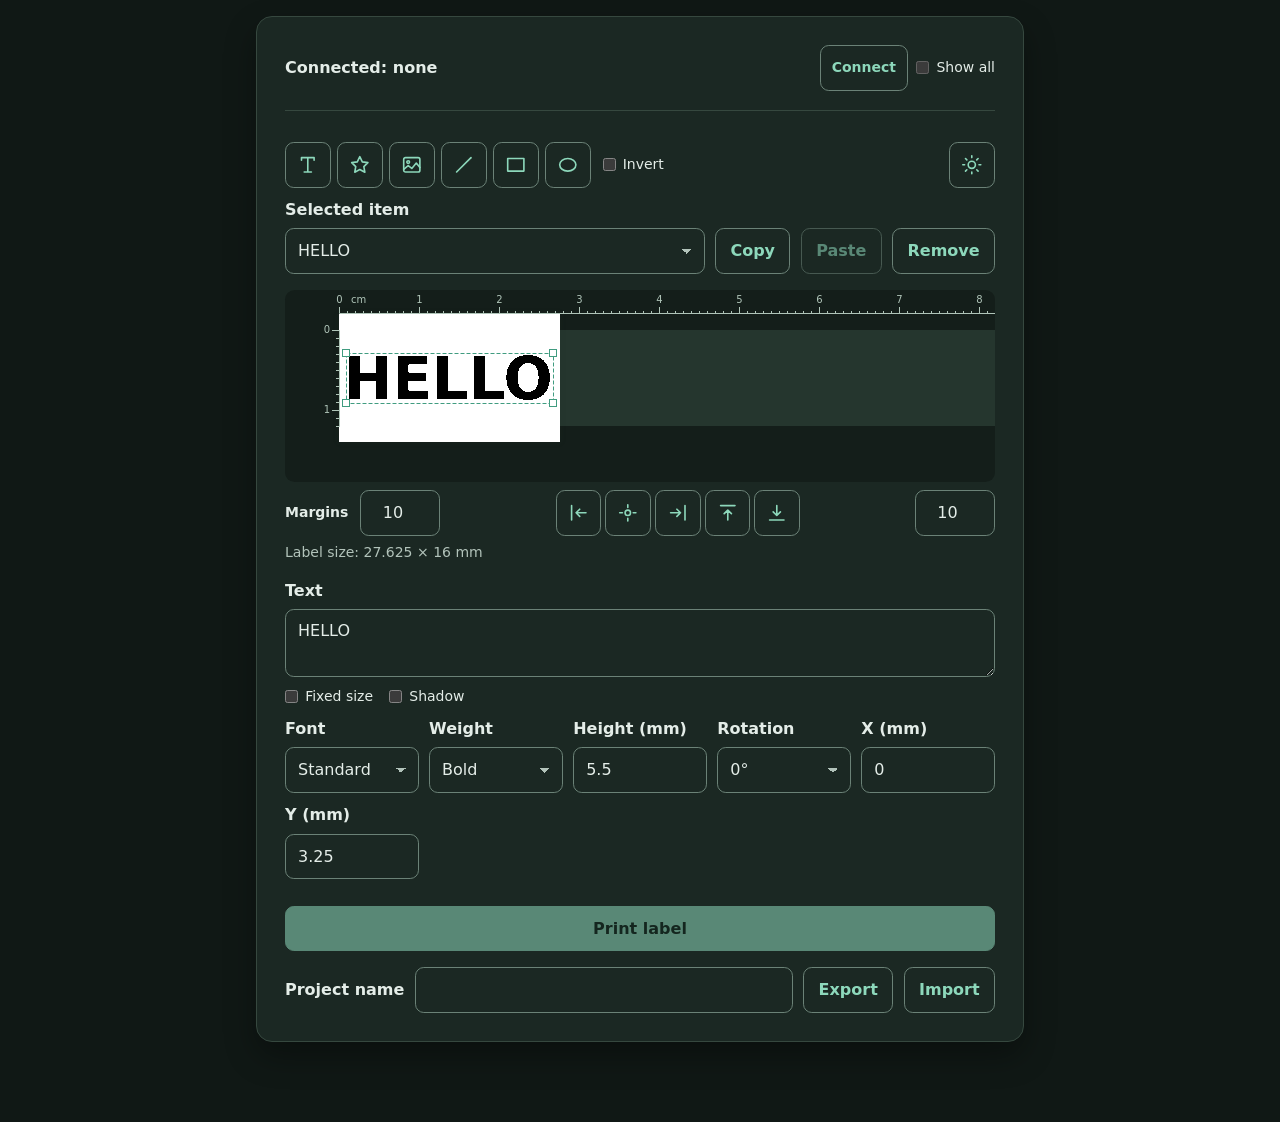
<file: katasymbol/index.html>
<!doctype html>
<html lang="en">
<head>
<meta charset="utf-8">
<meta name="viewport" content="width=device-width, initial-scale=1">
<title>Katasymbol label printer</title>
<script>
  const themeStorageKey = "katasymbol-theme";
  try {
    if (localStorage.getItem(themeStorageKey) === "light") {
      document.documentElement.dataset.theme = "light";
    }
  } catch (error) {
    console.warn("Could not load the theme preference.", error);
  }
</script>
<link rel="stylesheet" href="rounded-fonts.css">
<style>
  :root {
    color-scheme: dark;
    font: 100%/1.5 system-ui, sans-serif;
    color: var(--text);
    background: var(--page);
    --text: #e4ede8;
    --page: #101815;
    --surface: #1b2823;
    --muted: #b2c3ba;
    --line: #36483f;
    --accent: #8dd8bb;
    --on-accent: #10251c;
    --input-border: #6b8277;
    --button-border: #6b8277;
    --focus: #8dd8bb;
    --status: #24362e;
    --error-background: #402721;
    --error-text: #ffb9a8;
    --preview-background: #141e1a;
    --preview-track: #25362e;
    --preview-ruler: #afc4b8;
    --preview-mark: #409c80;
    --shadow: #0005;
    --backdrop: #0009;
  }
  :root[data-theme="light"] {
    color-scheme: light;
    --text: #182421;
    --page: #edf2ef;
    --surface: #fff;
    --muted: #53625a;
    --line: #d5dfd9;
    --accent: #175744;
    --on-accent: #fff;
    --input-border: #a9b7af;
    --button-border: #9fb8ae;
    --focus: #3f997c;
    --status: #eff5f1;
    --error-background: #fff0eb;
    --error-text: #8d3425;
    --preview-background: #e8eeea;
    --preview-track: #f4f7f5;
    --preview-ruler: #536d61;
    --preview-mark: #175744;
    --shadow: #243d3010;
    --backdrop: #18242180;
  }
  * { box-sizing: border-box; }
  body { margin: 0; }
  main { width: min(100% - 2rem, 48rem); margin: 1rem auto clamp(2rem, 8vw, 5rem); }
  .panel {
    padding: clamp(1.15rem, 5vw, 1.75rem);
    background: var(--surface); border: 1px solid var(--line); border-radius: 1rem;
    box-shadow: 0 14px 32px var(--shadow);
  }
  label, #connection-identity { font-weight: 650; }
  label { display: block; margin-bottom: .4rem; }
  .row { display: flex; gap: .65rem; }
  select, input, textarea, button {
    min-height: 2.85rem; border-radius: .55rem; font: inherit;
  }
  select, input, textarea { min-width: 0; width: 100%; border: 1px solid var(--input-border); color: inherit; background-color: var(--surface); padding: .55rem .75rem; }
  textarea { display: block; resize: vertical; }
  select {
    flex: 1; appearance: none; padding-right: 2rem;
    background-image: linear-gradient(45deg, transparent 50%, var(--muted) 50%), linear-gradient(135deg, var(--muted) 50%, transparent 50%);
    background-position: calc(100% - 17px) 50%, calc(100% - 12px) 50%;
    background-size: 5px 5px; background-repeat: no-repeat;
  }
  button { padding: .55rem .9rem; cursor: pointer; font-weight: 650; }
  .secondary { color: var(--accent); background: var(--surface); border: 1px solid var(--button-border); }
  .secondary[aria-pressed="true"] { color: var(--on-accent); background: var(--accent); }
  .primary { color: var(--on-accent); background: var(--accent); border: 1px solid var(--accent); width: 100%; margin-top: 1rem; }
  .connection-row { display: flex; align-items: center; gap: .5rem; }
  #connect { flex: none; width: auto; padding-inline: .7rem; font-size: .875rem; }
  #connect[data-connected] { color: #fff; background: #a92d31; border-color: #a92d31; }
  #connection-identity { display: flex; flex: 1; min-width: 0; gap: .5rem; }
  #connection-device { overflow: hidden; text-overflow: ellipsis; white-space: nowrap; }
  #connection-battery { flex: none; white-space: nowrap; }
  .connection-row .checkbox-option { flex: none; margin: 0; white-space: nowrap; }
  button:enabled:hover { filter: brightness(.93); }
  button:disabled { cursor: default; opacity: .55; }
  :focus-visible { outline: 3px solid var(--focus); outline-offset: 3px; }
  .hint, .status, figcaption { color: var(--muted); font-size: .875rem; }
  .hint { margin: .65rem 0 0; }
  .checkbox-option { display: flex; align-items: center; gap: .45rem; margin: .55rem 0 0; font-size: .875rem; font-weight: 400; }
  .checkbox-option[hidden] { display: none; }
  .checkbox-option input { width: auto; min-height: 0; margin: 0; accent-color: var(--accent); }
  .status { margin: .75rem 0 0; padding: .6rem .75rem; background: var(--status); border-radius: .45rem; overflow-wrap: anywhere; }
  .status[data-kind="error"] { background: var(--error-background); color: var(--error-text); }
  #label-form { border-top: 1px solid var(--line); padding-top: 1.2rem; margin-top: 1.2rem; }
  .editor-toolbar { display: flex; flex-wrap: wrap; align-items: end; gap: .65rem; margin-top: .75rem; }
  .element-tools { display: flex; flex: 1 0 100%; align-items: start; gap: clamp(.25rem, 1vw, .4rem); }
  .item-tools, .add-item-tools { display: flex; min-width: 0; gap: inherit; }
  .item-tools { flex: 1; flex-wrap: wrap; }
  .element-tools .secondary:not([hidden]), .text-alignment .secondary, .item-alignment .secondary { display: grid; place-items: center; width: 2.85rem; padding: 0; }
  .element-tools .secondary:not([hidden]) { min-width: 0; width: clamp(2rem, 9vw, 2.85rem); }
  #theme-toggle { flex: none; }
  .element-tools .checkbox-option { margin: 0 0 0 .35rem; min-height: 2.85rem; }
  .element-tools svg, .text-alignment svg, .item-alignment svg { width: 1.35rem; height: 1.35rem; fill: none; stroke: currentColor; stroke-width: 1.8; stroke-linecap: round; stroke-linejoin: round; }
  :root[data-theme="light"] .theme-sun, :root:not([data-theme="light"]) .theme-moon { display: none; }
  .item-picker { flex: 1 1 6rem; min-width: 0; }
  .item-actions { display: flex; gap: clamp(.35rem, 1.5vw, .65rem); }
  .item-actions .secondary { width: auto; padding-inline: clamp(.45rem, 2vw, .9rem); }
  .label-files { display: flex; flex-wrap: wrap; align-items: center; gap: .65rem; margin-top: 1rem; }
  .label-files label { margin: 0; }
  .label-files input[type="text"] { flex: 1 1 8rem; width: auto; }
  .label-files .secondary { width: auto; }
  figure { margin: 1rem 0 0; }
  .preview-margins {
    display: grid; grid-template-columns: auto minmax(0, 5rem) minmax(max-content, 1fr) minmax(0, 5rem);
    align-items: center; gap: clamp(.35rem, 1.5vw, .75rem); margin-top: .5rem;
  }
  .preview-margins span { font-size: .875rem; font-weight: 650; }
  .preview-margins input { padding-inline: .25rem; text-align: center; }
  .item-alignment { display: flex; justify-content: center; gap: .25rem; }
  .item-alignment .secondary { width: clamp(1.65rem, 7vw, 2.85rem); }
  @media (max-width: 25rem) {
    .preview-margins { grid-template-columns: minmax(0, 5rem) minmax(max-content, 1fr) minmax(0, 5rem); }
    #margins-heading { grid-column: 1 / -1; }
  }
  .preview { max-height: min(50vh, 24rem); overflow: auto; overflow-anchor: none; background: var(--preview-background); border-radius: .6rem; }
  #preview-scroll {
    width: 100%; min-height: 2.75rem; margin: 0; padding: 0; border: 0;
    background: transparent; accent-color: var(--accent); cursor: ew-resize; touch-action: pan-y;
  }
  #preview-scroll:not([hidden]) { display: block; }
  canvas { display: block; cursor: grab; touch-action: none; }
  canvas:focus-visible { outline-offset: -3px; }
  canvas:active { cursor: grabbing; }
  #preview[data-tool="line"] { cursor: crosshair; }
  figcaption { margin-top: .4rem; }
  .inspector { margin-top: 1rem; }
  .inspector[data-no-selection] > :not(.fields),
  .inspector[data-no-selection] .fields > :not(.line-setting) { display: none; }
  .text-options:not([hidden]) { display: flex; flex-wrap: wrap; column-gap: 1rem; }
  #text-shadow-settings { flex: 0 0 100%; margin-top: .55rem; }
  #text-shadow-distance { display: block; max-width: 20rem; accent-color: var(--accent); padding: 0; }
  #text-alignments:not([hidden]) { display: flex; flex-wrap: wrap; gap: .65rem; margin-top: .65rem; }
  .text-alignment { display: flex; gap: .25rem; }
  .fields { display: grid; grid-template-columns: repeat(auto-fit, minmax(7.75rem, 1fr)); align-items: end; gap: .65rem; margin: .65rem 0; }
  .fields > div { min-width: 0; }
  dialog { width: min(100% - 2rem, 28rem); padding: 1.25rem; border: 1px solid var(--line); border-radius: .85rem; color: inherit; background: var(--surface); }
  dialog::backdrop { background: var(--backdrop); }
  dialog h2 { margin: 0 0 .75rem; }
  dialog a { color: var(--accent); }
  dialog .row { margin-top: .75rem; }
  .file-import { border-top: 1px solid var(--line); margin-top: 1rem; padding-top: 1rem; }
  #graphic-adjustments { margin-top: 1rem; }
  #graphic-adjustments .fields { grid-template-columns: repeat(auto-fit, minmax(min(100%, 8.5rem), 1fr)); }
  #graphic-adjustments input[type="range"] { display: block; accent-color: var(--accent); padding: 0; }
  .graphic-preview { display: flex; overflow: auto; max-height: min(32vh, 16rem); padding: .5rem; }
  .graphic-preview canvas {
    flex: none; margin: auto; background: #fff; image-rendering: pixelated; cursor: default; touch-action: auto;
  }
  @media (max-width: 520px) {
    .connection-row { flex-wrap: wrap; }
    #connection-identity { flex-basis: 100%; }
  }
  @media (max-width: 400px) {
    .editor-toolbar { column-gap: .45rem; }
    .item-picker { flex-basis: 5.5rem; }
    .item-actions .secondary { font-size: .875rem; }
  }
  @media (max-width: 350px) { .row { flex-wrap: wrap; } .secondary { width: 100%; } }
</style>
</head>
<body>
<main>
  <section class="panel" aria-label="Printer and label">
    <div class="connection-row">
      <span id="connection-identity" role="status">
        <span id="connection-device">Connected: none</span>
        <span id="connection-battery" hidden></span>
      </span>
      <button id="connect" class="secondary" type="button">Connect</button>
      <label class="checkbox-option" title="Include nearby devices that do not match known E10 or E16 Bluetooth names">
        <input id="scan-all" type="checkbox" aria-label="Show all BLE devices"> Show all
      </label>
    </div>
    <p id="connection-error" class="status" data-kind="error" role="alert" hidden></p>
    <form id="label-form" novalidate>
      <div class="editor-toolbar">
        <div class="element-tools" role="group" aria-label="Label tools">
          <div class="item-tools">
            <div class="add-item-tools">
              <button id="add-text" class="secondary" type="button" aria-label="Add text" title="Add text">
                <svg viewBox="0 0 24 24" aria-hidden="true"><path d="M5 7V4h14v3M12 4v16m-4 0h8"/></svg>
              </button>
              <button id="add-icon" class="secondary" type="button" aria-label="Add icon" title="Add icon">
                <svg viewBox="0 0 24 24" aria-hidden="true"><path d="m12 3 2.8 5.7 6.2.9-4.5 4.4 1.1 6.2-5.6-2.9-5.6 2.9 1.1-6.2L3 9.6l6.2-.9Z"/></svg>
              </button>
              <button id="add-graphic" class="secondary" type="button" aria-label="Add graphic" title="Add graphic">
                <svg viewBox="0 0 24 24" aria-hidden="true"><rect x="3" y="4" width="18" height="16" rx="2"/><circle cx="8" cy="9" r="1.5"/><path d="m3 17 5-4 4 3 5-6 4 5"/></svg>
              </button>
              <button id="draw-line" class="secondary" type="button" aria-label="Draw line" title="Draw line" aria-pressed="false">
                <svg viewBox="0 0 24 24" aria-hidden="true"><path d="M4 20 20 4"/></svg>
              </button>
              <button id="add-rectangle" class="secondary" type="button" aria-label="Add rectangle" title="Add rectangle">
                <svg viewBox="0 0 24 24" aria-hidden="true"><rect x="3" y="5" width="18" height="14"/></svg>
              </button>
              <button id="add-ellipse" class="secondary" type="button" aria-label="Add circle or ellipse" title="Add circle or ellipse">
                <svg viewBox="0 0 24 24" aria-hidden="true"><ellipse cx="12" cy="12" rx="9" ry="7"/></svg>
              </button>
            </div>
            <label class="checkbox-option" title="Invert black and white for the entire label">
              <input id="label-invert" type="checkbox"> Invert
            </label>
          </div>
          <button id="theme-toggle" class="secondary" type="button" aria-label="Switch to light mode" title="Switch to light mode" hidden>
            <svg class="theme-sun" viewBox="0 0 24 24" aria-hidden="true"><circle cx="12" cy="12" r="4"/><path d="M12 2v2m0 16v2M2 12h2m16 0h2M5 5l1.5 1.5m11 11L19 19M5 19l1.5-1.5m11-11L19 5"/></svg>
            <svg class="theme-moon" viewBox="0 0 24 24" aria-hidden="true"><path d="M20.9 13.3A9 9 0 1 1 10.7 3.1a7 7 0 0 0 10.2 10.2Z"/></svg>
          </button>
        </div>
        <div class="item-picker">
          <label for="label-items">Selected item</label>
          <select id="label-items"></select>
        </div>
        <div class="item-actions">
          <button id="copy-item" class="secondary" type="button" disabled>Copy</button>
          <button id="paste-item" class="secondary" type="button" disabled>Paste</button>
          <button id="remove-item" class="secondary" type="button" disabled>Remove</button>
        </div>
      </div>
      <figure>
        <div id="preview-viewport" class="preview"><canvas id="preview" width="320" height="176" tabindex="0" role="img" aria-label="Label editor"></canvas></div>
        <input id="preview-scroll" type="range" min="0" max="0" value="0" step="1" aria-label="Scroll label preview horizontally" aria-controls="preview-viewport" hidden>
        <div class="preview-margins" role="group" aria-labelledby="margins-heading">
          <span id="margins-heading">Margins</span>
          <input id="left-margin" type="number" min="0" max="1024" step="1" value="10" inputmode="numeric" aria-label="Left margin (px)">
          <div id="item-alignment" class="item-alignment" role="group" aria-label="Align selected item to label" aria-describedby="item-alignment-hint">
            <button type="button" class="secondary" value="left" aria-label="Align item left" title="Align item to the left printable edge" disabled>
              <svg viewBox="0 0 24 24" aria-hidden="true"><path d="M4 4v16m5-8h11m-7-4-4 4 4 4"/></svg>
            </button>
            <button type="button" class="secondary" value="center" aria-label="Center item on label" title="Center item on the label" disabled>
              <svg viewBox="0 0 24 24" aria-hidden="true"><circle cx="12" cy="12" r="3"/><path d="M12 3v3m0 12v3M3 12h3m12 0h3"/></svg>
            </button>
            <button type="button" class="secondary" value="right" aria-label="Align item right" title="Align item to the right printable edge" disabled>
              <svg viewBox="0 0 24 24" aria-hidden="true"><path d="M20 4v16M4 12h11m-4-4 4 4-4 4"/></svg>
            </button>
            <button type="button" class="secondary" value="top" aria-label="Align item up" title="Align item to the top printable edge" disabled>
              <svg viewBox="0 0 24 24" aria-hidden="true"><path d="M4 4h16m-8 5v11m-4-7 4-4 4 4"/></svg>
            </button>
            <button type="button" class="secondary" value="bottom" aria-label="Align item down" title="Align item to the bottom printable edge" disabled>
              <svg viewBox="0 0 24 24" aria-hidden="true"><path d="M4 20h16M12 4v11m-4-4 4 4 4-4"/></svg>
            </button>
          </div>
          <input id="right-margin" type="number" min="0" max="1024" step="1" value="10" inputmode="numeric" aria-label="Right margin (px)">
        </div>
        <figcaption id="dimensions" aria-live="polite"></figcaption>
      </figure>
      <div id="item-inspector" class="inspector" hidden>
        <div id="text-content">
          <label for="label-text">Text</label>
          <textarea id="label-text" rows="2" maxlength="120" spellcheck="false"></textarea>
        </div>
        <div class="text-options text-style">
          <label class="checkbox-option">
            <input id="text-fixed-size" type="checkbox"> Fixed size
          </label>
          <label class="checkbox-option" title="Add a printable drop shadow">
            <input id="text-shadow" type="checkbox"> Shadow
          </label>
          <div id="text-shadow-settings" hidden>
            <label for="text-shadow-distance">Shadow distance (dots) <span id="text-shadow-distance-value" aria-hidden="true"></span></label>
            <input id="text-shadow-distance" type="range" min="1" max="16" step="1">
          </div>
        </div>
        <div id="text-alignments" hidden>
          <div id="text-align-x" class="text-alignment" role="group" aria-label="Horizontal text alignment">
            <button class="secondary" type="button" value="left" aria-label="Align left" title="Align left" aria-pressed="false">
              <svg viewBox="0 0 24 24" aria-hidden="true"><path d="M4 5h16M4 10h10M4 15h16M4 20h10"/></svg>
            </button>
            <button class="secondary" type="button" value="center" aria-label="Align center" title="Align center" aria-pressed="false">
              <svg viewBox="0 0 24 24" aria-hidden="true"><path d="M4 5h16M7 10h10M4 15h16M7 20h10"/></svg>
            </button>
            <button class="secondary" type="button" value="right" aria-label="Align right" title="Align right" aria-pressed="false">
              <svg viewBox="0 0 24 24" aria-hidden="true"><path d="M4 5h16M10 10h10M4 15h16M10 20h10"/></svg>
            </button>
          </div>
          <div id="text-align-y" class="text-alignment" role="group" aria-label="Vertical text alignment">
            <button class="secondary" type="button" value="top" aria-label="Align top" title="Align top" aria-pressed="false">
              <svg viewBox="0 0 24 24" aria-hidden="true"><path d="M4 4h16M6 9h12M8 13h8M6 17h12"/></svg>
            </button>
            <button class="secondary" type="button" value="middle" aria-label="Align middle" title="Align middle" aria-pressed="false">
              <svg viewBox="0 0 24 24" aria-hidden="true"><path d="M6 7h12M4 12h16M6 17h12"/></svg>
            </button>
            <button class="secondary" type="button" value="bottom" aria-label="Align bottom" title="Align bottom" aria-pressed="false">
              <svg viewBox="0 0 24 24" aria-hidden="true"><path d="M4 20h16M6 15h12M8 11h8M6 7h12"/></svg>
            </button>
          </div>
        </div>
        <label id="item-invert-option" class="checkbox-option" hidden>
          <input id="item-invert" type="checkbox"> Invert black and white
        </label>
        <div class="fields">
          <div class="line-setting" hidden>
            <label for="line-width">Thickness</label>
            <input id="line-width" type="number" min="0.125" max="12" step="0.125" value="0.5" inputmode="decimal">
          </div>
          <div class="line-setting" hidden>
            <label for="line-style">Stroke style</label>
            <select id="line-style">
              <option value="solid">Solid</option>
              <option value="dashed">Dashed</option>
              <option value="dotted">Dotted</option>
            </select>
          </div>
          <div class="text-style">
            <label for="text-font">Font</label>
            <select id="text-font">
              <option value="standard">Standard</option>
              <option value="narrow">Narrow</option>
              <option value="trebuchet">Trebuchet MS</option>
              <option value="verdana">Verdana</option>
              <option value="monospace">Monospace</option>
              <option value="georgia">Georgia (Serif)</option>
              <option value="dosis" disabled>Dosis (Rounded Narrow)</option>
              <option value="saira-extra-condensed" disabled>Saira Extra Condensed</option>
            </select>
          </div>
          <div class="text-style">
            <label for="text-weight">Weight</label>
            <select id="text-weight"><option value="400">Normal</option><option value="700">Bold</option></select>
          </div>
          <div id="item-size-control">
            <label id="item-size-label" for="item-size">Height (mm)</label>
            <input id="item-size" type="number" min="0.5" max="64" step="0.125" inputmode="decimal">
          </div>
          <div class="box-size" hidden>
            <label for="item-width">Width (mm)</label>
            <input id="item-width" type="number" step="0.125" inputmode="decimal">
          </div>
          <div class="box-size" hidden>
            <label for="item-height">Height (mm)</label>
            <input id="item-height" type="number" step="0.125" inputmode="decimal">
          </div>
          <div>
            <label for="item-rotation">Rotation</label>
            <select id="item-rotation">
              <option value="0">0°</option>
              <option value="90">90°</option>
              <option value="180">180°</option>
              <option value="270">270°</option>
            </select>
          </div>
          <div>
            <label for="item-x">X (mm)</label>
            <input id="item-x" type="number" step="0.125" inputmode="decimal">
          </div>
          <div>
            <label for="item-y">Y (mm)</label>
            <input id="item-y" type="number" step="0.125" inputmode="decimal">
          </div>
        </div>
      </div>
      <button id="print" class="primary" type="submit" disabled>Print label</button>
      <p id="print-status" class="status" role="status" hidden></p>
      <div class="label-files">
        <label for="design-name">Project name</label>
        <input id="design-name" type="text">
        <button id="export-label" class="secondary" type="button">Export</button>
        <button id="import-label" class="secondary" type="button">Import</button>
        <input id="label-file" type="file" accept=".json,application/json" hidden>
      </div>
      <p id="label-file-status" class="status" role="status" hidden></p>
    </form>
  </section>
  <dialog id="icon-dialog" aria-labelledby="icon-heading">
    <h2 id="icon-heading">Add a Material Design icon</h2>
    <form id="icon-form">
      <label for="icon-name">Icon name or Pictogrammers link</label>
      <input id="icon-name" type="text" placeholder="alert-outline" required maxlength="240" autocomplete="off" spellcheck="false">
      <p class="hint"><a href="https://pictogrammers.com/library/mdi/" target="_blank" rel="noopener noreferrer">Browse Material Design Icons</a></p>
      <div class="row">
        <button id="import-icon" class="secondary" type="submit">Import icon</button>
        <button id="close-icons" class="secondary" type="button">Cancel</button>
      </div>
    </form>
    <div class="file-import">
      <label for="icon-file">Or upload a downloaded SVG</label>
      <input id="icon-file" type="file" accept=".svg,image/svg+xml">
    </div>
    <p id="icon-status" class="status" role="status" hidden></p>
  </dialog>
  <dialog id="graphic-dialog" aria-labelledby="graphic-heading">
    <h2 id="graphic-heading">Add a graphic</h2>
    <form id="graphic-form">
      <label for="graphic-url">Direct link to an SVG, PNG, or JPG</label>
      <input id="graphic-url" type="url" required spellcheck="false" autocomplete="off" placeholder="https://example.com/logo.png">
      <div class="row">
        <button id="load-graphic" class="secondary" type="submit">Load link</button>
      </div>
    </form>
    <div class="file-import">
      <label for="graphic-file">Or upload an SVG, PNG, or JPG</label>
      <input id="graphic-file" type="file" accept=".svg,.png,.jpg,.jpeg,image/svg+xml,image/png,image/jpeg">
    </div>
    <p id="graphic-status" class="status" role="status" hidden></p>
    <div id="graphic-adjustments" hidden>
      <div class="fields">
        <div>
          <label for="graphic-threshold">Threshold <span id="graphic-threshold-value">128</span></label>
          <input id="graphic-threshold" type="range" min="0" max="255" value="128">
        </div>
        <div>
          <label for="graphic-edge-threshold">Edge threshold <span id="graphic-edge-threshold-value" aria-hidden="true">0</span></label>
          <input id="graphic-edge-threshold" type="range" min="0" max="100" value="0" aria-describedby="graphic-edge-hint">
        </div>
        <div>
          <label for="graphic-edge-thickness">Edge thickness (px) <span id="graphic-edge-thickness-value" aria-hidden="true">1</span></label>
          <input id="graphic-edge-thickness" type="range" min="0" max="10" step="0.5" value="1" aria-describedby="graphic-edge-thickness-hint">
        </div>
        <div>
          <label for="graphic-height">Height (mm)</label>
          <input id="graphic-height" type="number" step="0.125" inputmode="decimal">
        </div>
      </div>
      <p class="hint">
        <span id="graphic-edge-hint">Higher thresholds detect fainter edges.</span>
        <span id="graphic-edge-thickness-hint">Half-pixel widths use a dotted fringe. Setting either edge slider to 0 turns contours off.</span>
      </p>
      <label class="checkbox-option">
        <input id="graphic-invert" type="checkbox"> Invert black and white
      </label>
      <figure>
        <div id="graphic-preview" class="preview graphic-preview" tabindex="0" role="region" aria-label="Black and white preview"></div>
        <figcaption id="graphic-dimensions"></figcaption>
      </figure>
    </div>
    <div class="row">
      <button id="insert-graphic" class="secondary" type="button" disabled>Add to label</button>
      <button id="close-graphics" class="secondary" type="button">Cancel</button>
    </div>
  </dialog>
</main>
<noscript>This printer page needs JavaScript.</noscript>

<script>
/* LZMA-JS, Supvan settings, from khromov/supvan-katasymbol-printer-web-ui
   Source blob 63f2446ccd7a0cbb3fd847bd5b28c4343976d189

© 2016 Nathan Rugg <nmrugg@gmail.com>

Permission is hereby granted, free of charge, to any person obtaining
a copy of this software and associated documentation files (the
"Software"), to deal in the Software without restriction, including
without limitation the rights to use, copy, modify, merge, publish,
distribute, sublicense, and/or sell copies of the Software, and to
permit persons to whom the Software is furnished to do so, subject to
the following conditions:

The above copyright notice and this permission notice shall be
included in all copies or substantial portions of the Software.

THE SOFTWARE IS PROVIDED "AS IS", WITHOUT WARRANTY OF ANY KIND,
EXPRESS OR IMPLIED, INCLUDING BUT NOT LIMITED TO THE WARRANTIES OF
MERCHANTABILITY, FITNESS FOR A PARTICULAR PURPOSE AND
NONINFRINGEMENT. IN NO EVENT SHALL THE AUTHORS OR COPYRIGHT HOLDERS BE
LIABLE FOR ANY CLAIM, DAMAGES OR OTHER LIABILITY, WHETHER IN AN ACTION
OF CONTRACT, TORT OR OTHERWISE, ARISING FROM, OUT OF OR IN CONNECTION
WITH THE SOFTWARE OR THE USE OR OTHER DEALINGS IN THE SOFTWARE.


MIT License

Copyright (c) 2026 Katasymbol Web contributors

Permission is hereby granted, free of charge, to any person obtaining a copy
of this software and associated documentation files (the "Software"), to deal
in the Software without restriction, including without limitation the rights
to use, copy, modify, merge, publish, distribute, sublicense, and/or sell
copies of the Software, and to permit persons to whom the Software is
furnished to do so, subject to the following conditions:

The above copyright notice and this permission notice shall be included in all
copies or substantial portions of the Software.

THE SOFTWARE IS PROVIDED "AS IS", WITHOUT WARRANTY OF ANY KIND, EXPRESS OR
IMPLIED, INCLUDING BUT NOT LIMITED TO THE WARRANTIES OF MERCHANTABILITY,
FITNESS FOR A PARTICULAR PURPOSE AND NONINFRINGEMENT. IN NO EVENT SHALL THE
AUTHORS OR COPYRIGHT HOLDERS BE LIABLE FOR ANY CLAIM, DAMAGES OR OTHER
LIABILITY, WHETHER IN AN ACTION OF CONTRACT, TORT OR OTHERWISE, ARISING FROM,
OUT OF OR IN CONNECTION WITH THE SOFTWARE OR THE USE OR OTHER DEALINGS IN THE
SOFTWARE.
*/
// Vendored from the KatasymbolEditor app (LZMA-JS by Nathan Rugg, MIT), which Supvan modified
// to use an 8 KB dictionary, 128 fast bytes, match finder 1 and no end marker. The printer
// firmware expects streams produced with exactly these settings, so do not swap in stock LZMA-JS.
// @ts-nocheck
/// © 2015 Nathan Rugg <nmrugg@gmail.com> | MIT
/// See LICENSE for more details.

/* jshint noarg:true, boss:true, unused:strict, strict:true, undef:true, noarg: true, forin:true, evil:true, newcap:false, -W041, -W021, worker:true, browser:true, node:true */

/* global setImmediate, setTimeout, window, onmessage */

/** xs */
///NOTE: This is the master file that is used to generate lzma-c.js and lzma-d.js.
///      Comments are used to determine which parts are to be removed.
///
/// cs-ce (compression start-end)
/// ds-de (decompression start-end)
/// xs-xe (only in this file start-end)
/// co    (compression only)
/// do    (decompression only)
/** xe */

var LZMA = (function () {
    
    "use strict";
    var /** cs */
        action_compress   = 1,
        /** ce */
        /** ds */
        action_decompress = 2,
        /** de */
        action_progress   = 3,
        wait = typeof setImmediate == "function" ? setImmediate : setTimeout,
        __4294967296 = 4294967296,
        N1_longLit = [4294967295, -__4294967296],
        /** cs */
        MIN_VALUE = [0, -9223372036854775808],
        /** ce */
        P0_longLit = [0, 0],
        P1_longLit = [1, 0];
    
    function update_progress(percent, cbn) {
        postMessage({
            action: action_progress,
            cbn: cbn,
            result: percent
        });
    }
    
    function initDim(len) {
        ///NOTE: This is MUCH faster than "new Array(len)" in newer versions of v8 (starting with Node.js 0.11.15, which uses v8 3.28.73).
        var a = [];
        a[len - 1] = undefined;
        return a;
    }
    
    function add(a, b) {
        return create(a[0] + b[0], a[1] + b[1]);
    }
    
    /** cs */
    function and(a, b) {
        return makeFromBits(~~Math.max(Math.min(a[1] / __4294967296, 2147483647), -2147483648) & ~~Math.max(Math.min(b[1] / __4294967296, 2147483647), -2147483648), lowBits_0(a) & lowBits_0(b));
    }
    /** ce */
    
    function compare(a, b) {
        var nega, negb;
        if (a[0] == b[0] && a[1] == b[1]) {
            return 0;
        }
        nega = a[1] < 0;
        negb = b[1] < 0;
        if (nega && !negb) {
            return -1;
        }
        if (!nega && negb) {
            return 1;
        }
        if (sub(a, b)[1] < 0) {
            return -1;
        }
        return 1;
    }
    
    function create(valueLow, valueHigh) {
        var diffHigh, diffLow;
        valueHigh %= 1.8446744073709552E19;
        valueLow %= 1.8446744073709552E19;
        diffHigh = valueHigh % __4294967296;
        diffLow = Math.floor(valueLow / __4294967296) * __4294967296;
        valueHigh = valueHigh - diffHigh + diffLow;
        valueLow = valueLow - diffLow + diffHigh;
        while (valueLow < 0) {
            valueLow += __4294967296;
            valueHigh -= __4294967296;
        }
        while (valueLow > 4294967295) {
            valueLow -= __4294967296;
            valueHigh += __4294967296;
        }
        valueHigh = valueHigh % 1.8446744073709552E19;
        while (valueHigh > 9223372032559808512) {
            valueHigh -= 1.8446744073709552E19;
        }
        while (valueHigh < -9223372036854775808) {
            valueHigh += 1.8446744073709552E19;
        }
        return [valueLow, valueHigh];
    }
    
    /** cs */
    function eq(a, b) {
        return a[0] == b[0] && a[1] == b[1];
    }
    /** ce */
    function fromInt(value) {
        if (value >= 0) {
            return [value, 0];
        } else {
            return [value + __4294967296, -__4294967296];
        }
    }
    
    function lowBits_0(a) {
        if (a[0] >= 2147483648) {
            return ~~Math.max(Math.min(a[0] - __4294967296, 2147483647), -2147483648);
        } else {
            return ~~Math.max(Math.min(a[0], 2147483647), -2147483648);
        }
    }
    /** cs */
    function makeFromBits(highBits, lowBits) {
        var high, low;
        high = highBits * __4294967296;
        low = lowBits;
        if (lowBits < 0) {
            low += __4294967296;
        }
        return [low, high];
    }
    
    function pwrAsDouble(n) {
        if (n <= 30) {
            return 1 << n;
        } else {
            return pwrAsDouble(30) * pwrAsDouble(n - 30);
        }
    }
    
    function shl(a, n) {
        var diff, newHigh, newLow, twoToN;
        n &= 63;
        if (eq(a, MIN_VALUE)) {
            if (!n) {
                return a;
            }
            return P0_longLit;
        }
        if (a[1] < 0) {
            throw new Error("Neg");
        }
        twoToN = pwrAsDouble(n);
        newHigh = a[1] * twoToN % 1.8446744073709552E19;
        newLow = a[0] * twoToN;
        diff = newLow - newLow % __4294967296;
        newHigh += diff;
        newLow -= diff;
        if (newHigh >= 9223372036854775807) {
            newHigh -= 1.8446744073709552E19;
        }
        return [newLow, newHigh];
    }
    
    function shr(a, n) {
        var shiftFact;
        n &= 63;
        shiftFact = pwrAsDouble(n);
        return create(Math.floor(a[0] / shiftFact), a[1] / shiftFact);
    }
    
    function shru(a, n) {
        var sr;
        n &= 63;
        sr = shr(a, n);
        if (a[1] < 0) {
            sr = add(sr, shl([2, 0], 63 - n));
        }
        return sr;
    }
    
    /** ce */
    
    function sub(a, b) {
        return create(a[0] - b[0], a[1] - b[1]);
    }
    
    function $ByteArrayInputStream(this$static, buf) {
        this$static.buf = buf;
        this$static.pos = 0;
        this$static.count = buf.length;
        return this$static;
    }
    
    /** ds */
    function $read(this$static) {
        if (this$static.pos >= this$static.count)
            return -1;
        return this$static.buf[this$static.pos++] & 255;
    }
    /** de */
    /** cs */
    function $read_0(this$static, buf, off, len) {
        if (this$static.pos >= this$static.count)
            return -1;
        len = Math.min(len, this$static.count - this$static.pos);
        arraycopy(this$static.buf, this$static.pos, buf, off, len);
        this$static.pos += len;
        return len;
    }
    /** ce */
    
    function $ByteArrayOutputStream(this$static) {
        this$static.buf = initDim(32);
        this$static.count = 0;
        return this$static;
    }
    
    function $toByteArray(this$static) {
        var data = this$static.buf;
        data.length = this$static.count;
        return data;
    }
    
    /** cs */
    function $write(this$static, b) {
        this$static.buf[this$static.count++] = b << 24 >> 24;
    }
    /** ce */
    
    function $write_0(this$static, buf, off, len) {
        arraycopy(buf, off, this$static.buf, this$static.count, len);
        this$static.count += len;
    }
    
    /** cs */
    function $getChars(this$static, srcBegin, srcEnd, dst, dstBegin) {
        var srcIdx;
        for (srcIdx = srcBegin; srcIdx < srcEnd; ++srcIdx) {
            dst[dstBegin++] = this$static.charCodeAt(srcIdx);
        }
    }
    /** ce */
    
    function arraycopy(src, srcOfs, dest, destOfs, len) {
        for (var i = 0; i < len; ++i) {
            dest[destOfs + i] = src[srcOfs + i];
        }
    }
    
    /** cs */
    function $configure(this$static, encoder) {
        // $SetDictionarySize_0(encoder, 8 * 1024);
        // encoder._numFastBytes = this$static.f;
        // $SetMatchFinder(encoder, this$static.m);
        
        // /// lc is always 3
        // /// lp is always 0
        // /// pb is always 2
        // encoder._numLiteralPosStateBits = 0;
        // encoder._numLiteralContextBits = 3;
        // encoder._posStateBits = 2;
        // ///this$static._posStateMask = (1 << pb) - 1;
        // encoder._posStateMask = 3;
		$SetDictionarySize_0(encoder, 8 * 1024);
		encoder._numFastBytes = 128;
		$SetMatchFinder(encoder, 1);
		/// lc is always 3
		/// lp is always 0
		/// pb is always 2
		encoder._numLiteralPosStateBits = 0;
		encoder._numLiteralContextBits = 3;
		encoder._posStateBits = 2;
		///this$static._posStateMask = (1 << pb) - 1;
		encoder._posStateMask = 3;
		
    }
    
    function $init(this$static, input, output, length_0, mode) {
        var encoder, i;
        if (compare(length_0, N1_longLit) < 0)
            throw new Error("invalid length " + length_0);
        this$static.length_0 = length_0;
        encoder = $Encoder({});
        $configure(mode, encoder);
        encoder._writeEndMark = typeof LZMA.disableEndMark == "undefined";
		encoder._writeEndMark = false
        $WriteCoderProperties(encoder, output);
        for (i = 0; i < 64; i += 8)
            $write(output, lowBits_0(shr(length_0, i)) & 255);
        this$static.chunker = (encoder._needReleaseMFStream = 0 , (encoder._inStream = input , encoder._finished = 0 , $Create_2(encoder) , encoder._rangeEncoder.Stream = output , $Init_4(encoder) , $FillDistancesPrices(encoder) , $FillAlignPrices(encoder) , encoder._lenEncoder._tableSize = encoder._numFastBytes + 1 - 2 , $UpdateTables(encoder._lenEncoder, 1 << encoder._posStateBits) , encoder._repMatchLenEncoder._tableSize = encoder._numFastBytes + 1 - 2 , $UpdateTables(encoder._repMatchLenEncoder, 1 << encoder._posStateBits) , encoder.nowPos64 = P0_longLit , undefined) , $Chunker_0({}, encoder));
    }
    
    function $LZMAByteArrayCompressor(this$static, data, mode) {
        this$static.output = $ByteArrayOutputStream({});
        $init(this$static, $ByteArrayInputStream({}, data), this$static.output, fromInt(data.length), mode);
        return this$static;
    }
    /** ce */
    
    /** ds */
    function $init_0(this$static, input, output) {
        var decoder,
            hex_length = "",
            i,
            properties = [],
            r,
            tmp_length;
        
        for (i = 0; i < 5; ++i) {
            r = $read(input);
            if (r == -1)
                throw new Error("truncated input");
            properties[i] = r << 24 >> 24;
        }
        
        decoder = $Decoder({});
        if (!$SetDecoderProperties(decoder, properties)) {
            throw new Error("corrupted input");
        }
        for (i = 0; i < 64; i += 8) {
            r = $read(input);
            if (r == -1)
                throw new Error("truncated input");
            r = r.toString(16);
            if (r.length == 1) r = "0" + r;
            hex_length = r + "" + hex_length;
        }
        
        /// Was the length set in the header (if it was compressed from a stream, the length is all f"s).
        if (/^0+$|^f+$/i.test(hex_length)) {
            /// The length is unknown, so set to -1.
            this$static.length_0 = N1_longLit;
        } else {
            ///NOTE: If there is a problem with the decoder because of the length, you can always set the length to -1 (N1_longLit) which means unknown.
            tmp_length = parseInt(hex_length, 16);
            /// If the length is too long to handle, just set it to unknown.
            if (tmp_length > 4294967295) {
                this$static.length_0 = N1_longLit;
            } else {
                this$static.length_0 = fromInt(tmp_length);
            }
        }
        
        this$static.chunker = $CodeInChunks(decoder, input, output, this$static.length_0);
    }
    
    function $LZMAByteArrayDecompressor(this$static, data) {
        this$static.output = $ByteArrayOutputStream({});
        $init_0(this$static, $ByteArrayInputStream({}, data), this$static.output);
        return this$static;
    }
    /** de */
    /** cs */
    function $Create_4(this$static, keepSizeBefore, keepSizeAfter, keepSizeReserv) {
        var blockSize;
        this$static._keepSizeBefore = keepSizeBefore;
        this$static._keepSizeAfter = keepSizeAfter;
        blockSize = keepSizeBefore + keepSizeAfter + keepSizeReserv;
        if (this$static._bufferBase == null || this$static._blockSize != blockSize) {
            this$static._bufferBase = null;
            this$static._blockSize = blockSize;
            this$static._bufferBase = initDim(this$static._blockSize);
        }
        this$static._pointerToLastSafePosition = this$static._blockSize - keepSizeAfter;
    }
    
    function $GetIndexByte(this$static, index) {
        return this$static._bufferBase[this$static._bufferOffset + this$static._pos + index];
    }
    
    function $GetMatchLen(this$static, index, distance, limit) {
        var i, pby;
        if (this$static._streamEndWasReached) {
            if (this$static._pos + index + limit > this$static._streamPos) {
                limit = this$static._streamPos - (this$static._pos + index);
            }
        }
        ++distance;
        pby = this$static._bufferOffset + this$static._pos + index;
        for (i = 0; i < limit && this$static._bufferBase[pby + i] == this$static._bufferBase[pby + i - distance]; ++i) {
        }
        return i;
    }
    
    function $GetNumAvailableBytes(this$static) {
        return this$static._streamPos - this$static._pos;
    }
    
    function $MoveBlock(this$static) {
        var i, numBytes, offset;
        offset = this$static._bufferOffset + this$static._pos - this$static._keepSizeBefore;
        if (offset > 0) {
            --offset;
        }
        numBytes = this$static._bufferOffset + this$static._streamPos - offset;
        for (i = 0; i < numBytes; ++i) {
            this$static._bufferBase[i] = this$static._bufferBase[offset + i];
        }
        this$static._bufferOffset -= offset;
    }
    
    function $MovePos_1(this$static) {
        var pointerToPostion;
        ++this$static._pos;
        if (this$static._pos > this$static._posLimit) {
            pointerToPostion = this$static._bufferOffset + this$static._pos;
            if (pointerToPostion > this$static._pointerToLastSafePosition) {
                $MoveBlock(this$static);
            }
            $ReadBlock(this$static);
        }
    }
    
    function $ReadBlock(this$static) {
        var numReadBytes, pointerToPostion, size;
        if (this$static._streamEndWasReached)
            return;
        while (1) {
            size = -this$static._bufferOffset + this$static._blockSize - this$static._streamPos;
            if (!size)
                return;
            numReadBytes = $read_0(this$static._stream, this$static._bufferBase, this$static._bufferOffset + this$static._streamPos, size);
            if (numReadBytes == -1) {
                this$static._posLimit = this$static._streamPos;
                pointerToPostion = this$static._bufferOffset + this$static._posLimit;
                if (pointerToPostion > this$static._pointerToLastSafePosition) {
                    this$static._posLimit = this$static._pointerToLastSafePosition - this$static._bufferOffset;
                }
                this$static._streamEndWasReached = 1;
                return;
            }
            this$static._streamPos += numReadBytes;
            if (this$static._streamPos >= this$static._pos + this$static._keepSizeAfter) {
                this$static._posLimit = this$static._streamPos - this$static._keepSizeAfter;
            }
        }
    }
    
    function $ReduceOffsets(this$static, subValue) {
        this$static._bufferOffset += subValue;
        this$static._posLimit -= subValue;
        this$static._pos -= subValue;
        this$static._streamPos -= subValue;
    }
    
    var CrcTable = (function () {
        var i, j, r, CrcTable = [];
        for (i = 0; i < 256; ++i) {
            r = i;
            for (j = 0; j < 8; ++j)
            if ((r & 1) != 0) {
                r = r >>> 1 ^ -306674912;
            } else {
                r >>>= 1;
            }
            CrcTable[i] = r;
        }
        return CrcTable;
    }());
    
    function $Create_3(this$static, historySize, keepAddBufferBefore, matchMaxLen, keepAddBufferAfter) {
        var cyclicBufferSize, hs, windowReservSize;
        if (historySize < 1073741567) {
            this$static._cutValue = 16 + (matchMaxLen >> 1);
            windowReservSize = ~~((historySize + keepAddBufferBefore + matchMaxLen + keepAddBufferAfter) / 2) + 256;
            $Create_4(this$static, historySize + keepAddBufferBefore, matchMaxLen + keepAddBufferAfter, windowReservSize);
            this$static._matchMaxLen = matchMaxLen;
            cyclicBufferSize = historySize + 1;
            if (this$static._cyclicBufferSize != cyclicBufferSize) {
                this$static._son = initDim((this$static._cyclicBufferSize = cyclicBufferSize) * 2);
            }
    
            hs = 65536;
            if (this$static.HASH_ARRAY) {
                hs = historySize - 1;
                hs |= hs >> 1;
                hs |= hs >> 2;
                hs |= hs >> 4;
                hs |= hs >> 8;
                hs >>= 1;
                hs |= 65535;
                if (hs > 16777216)
                hs >>= 1;
                this$static._hashMask = hs;
                ++hs;
                hs += this$static.kFixHashSize;
            }
            
            if (hs != this$static._hashSizeSum) {
                this$static._hash = initDim(this$static._hashSizeSum = hs);
            }
        }
    }
    
    function $GetMatches(this$static, distances) {
        var count, cur, curMatch, curMatch2, curMatch3, cyclicPos, delta, hash2Value, hash3Value, hashValue, len, len0, len1, lenLimit, matchMinPos, maxLen, offset, pby1, ptr0, ptr1, temp;
        if (this$static._pos + this$static._matchMaxLen <= this$static._streamPos) {
            lenLimit = this$static._matchMaxLen;
        } else {
            lenLimit = this$static._streamPos - this$static._pos;
            if (lenLimit < this$static.kMinMatchCheck) {
                $MovePos_0(this$static);
                return 0;
            }
        }
        offset = 0;
        matchMinPos = this$static._pos > this$static._cyclicBufferSize?this$static._pos - this$static._cyclicBufferSize:0;
        cur = this$static._bufferOffset + this$static._pos;
        maxLen = 1;
        hash2Value = 0;
        hash3Value = 0;
        if (this$static.HASH_ARRAY) {
            temp = CrcTable[this$static._bufferBase[cur] & 255] ^ this$static._bufferBase[cur + 1] & 255;
            hash2Value = temp & 1023;
            temp ^= (this$static._bufferBase[cur + 2] & 255) << 8;
            hash3Value = temp & 65535;
            hashValue = (temp ^ CrcTable[this$static._bufferBase[cur + 3] & 255] << 5) & this$static._hashMask;
        } else {
            hashValue = this$static._bufferBase[cur] & 255 ^ (this$static._bufferBase[cur + 1] & 255) << 8;
        }

        curMatch = this$static._hash[this$static.kFixHashSize + hashValue] || 0;
        if (this$static.HASH_ARRAY) {
            curMatch2 = this$static._hash[hash2Value] || 0;
            curMatch3 = this$static._hash[1024 + hash3Value] || 0;
            this$static._hash[hash2Value] = this$static._pos;
            this$static._hash[1024 + hash3Value] = this$static._pos;
            if (curMatch2 > matchMinPos) {
                if (this$static._bufferBase[this$static._bufferOffset + curMatch2] == this$static._bufferBase[cur]) {
                    distances[offset++] = maxLen = 2;
                    distances[offset++] = this$static._pos - curMatch2 - 1;
                }
            }
            if (curMatch3 > matchMinPos) {
                if (this$static._bufferBase[this$static._bufferOffset + curMatch3] == this$static._bufferBase[cur]) {
                    if (curMatch3 == curMatch2) {
                        offset -= 2;
                    }
                    distances[offset++] = maxLen = 3;
                    distances[offset++] = this$static._pos - curMatch3 - 1;
                    curMatch2 = curMatch3;
                }
            }
            if (offset != 0 && curMatch2 == curMatch) {
                offset -= 2;
                maxLen = 1;
            }
        }
        this$static._hash[this$static.kFixHashSize + hashValue] = this$static._pos;
        ptr0 = (this$static._cyclicBufferPos << 1) + 1;
        ptr1 = this$static._cyclicBufferPos << 1;
        len0 = len1 = this$static.kNumHashDirectBytes;
        if (this$static.kNumHashDirectBytes != 0) {
            if (curMatch > matchMinPos) {
                if (this$static._bufferBase[this$static._bufferOffset + curMatch + this$static.kNumHashDirectBytes] != this$static._bufferBase[cur + this$static.kNumHashDirectBytes]) {
                    distances[offset++] = maxLen = this$static.kNumHashDirectBytes;
                    distances[offset++] = this$static._pos - curMatch - 1;
                }
            }
        }
        count = this$static._cutValue;
        while (1) {
            if (curMatch <= matchMinPos || count-- == 0) {
                this$static._son[ptr0] = this$static._son[ptr1] = 0;
                break;
            }
            delta = this$static._pos - curMatch;
            cyclicPos = (delta <= this$static._cyclicBufferPos?this$static._cyclicBufferPos - delta:this$static._cyclicBufferPos - delta + this$static._cyclicBufferSize) << 1;
            pby1 = this$static._bufferOffset + curMatch;
            len = len0 < len1?len0:len1;
            if (this$static._bufferBase[pby1 + len] == this$static._bufferBase[cur + len]) {
                while (++len != lenLimit) {
                    if (this$static._bufferBase[pby1 + len] != this$static._bufferBase[cur + len]) {
                        break;
                    }
                }
                if (maxLen < len) {
                    distances[offset++] = maxLen = len;
                    distances[offset++] = delta - 1;
                    if (len == lenLimit) {
                    this$static._son[ptr1] = this$static._son[cyclicPos];
                    this$static._son[ptr0] = this$static._son[cyclicPos + 1];
                    break;
                    }
                }
            }
            if ((this$static._bufferBase[pby1 + len] & 255) < (this$static._bufferBase[cur + len] & 255)) {
                this$static._son[ptr1] = curMatch;
                ptr1 = cyclicPos + 1;
                curMatch = this$static._son[ptr1];
                len1 = len;
            } else {
                this$static._son[ptr0] = curMatch;
                ptr0 = cyclicPos;
                curMatch = this$static._son[ptr0];
                len0 = len;
            }
        }
        $MovePos_0(this$static);
        return offset;
    }
    
    function $Init_5(this$static) {
        this$static._bufferOffset = 0;
        this$static._pos = 0;
        this$static._streamPos = 0;
        this$static._streamEndWasReached = 0;
        $ReadBlock(this$static);
        this$static._cyclicBufferPos = 0;
        $ReduceOffsets(this$static, -1);
    }
    
    function $MovePos_0(this$static) {
        var subValue;
        if (++this$static._cyclicBufferPos >= this$static._cyclicBufferSize) {
            this$static._cyclicBufferPos = 0;
        }
        $MovePos_1(this$static);
        if (this$static._pos == 1073741823) {
            subValue = this$static._pos - this$static._cyclicBufferSize;
            $NormalizeLinks(this$static._son, this$static._cyclicBufferSize * 2, subValue);
            $NormalizeLinks(this$static._hash, this$static._hashSizeSum, subValue);
            $ReduceOffsets(this$static, subValue);
        }
    }
    
    ///NOTE: This is only called after reading one whole gigabyte.
    function $NormalizeLinks(items, numItems, subValue) {
        var i, value;
        for (i = 0; i < numItems; ++i) {
            value = items[i] || 0;
            if (value <= subValue) {
                value = 0;
            } else {
                value -= subValue;
            }
            items[i] = value;
        }
    }
    
    function $SetType(this$static, numHashBytes) {
        this$static.HASH_ARRAY = numHashBytes > 2;
        if (this$static.HASH_ARRAY) {
            this$static.kNumHashDirectBytes = 0;
            this$static.kMinMatchCheck = 4;
            this$static.kFixHashSize = 66560;
        } else {
            this$static.kNumHashDirectBytes = 2;
            this$static.kMinMatchCheck = 3;
            this$static.kFixHashSize = 0;
        }
    }
    
    function $Skip(this$static, num) {
        var count, cur, curMatch, cyclicPos, delta, hash2Value, hash3Value, hashValue, len, len0, len1, lenLimit, matchMinPos, pby1, ptr0, ptr1, temp;
        do {
            if (this$static._pos + this$static._matchMaxLen <= this$static._streamPos) {
                lenLimit = this$static._matchMaxLen;
            } else {
                lenLimit = this$static._streamPos - this$static._pos;
                if (lenLimit < this$static.kMinMatchCheck) {
                    $MovePos_0(this$static);
                    continue;
                }
            }
            matchMinPos = this$static._pos > this$static._cyclicBufferSize?this$static._pos - this$static._cyclicBufferSize:0;
            cur = this$static._bufferOffset + this$static._pos;
            if (this$static.HASH_ARRAY) {
                temp = CrcTable[this$static._bufferBase[cur] & 255] ^ this$static._bufferBase[cur + 1] & 255;
                hash2Value = temp & 1023;
                this$static._hash[hash2Value] = this$static._pos;
                temp ^= (this$static._bufferBase[cur + 2] & 255) << 8;
                hash3Value = temp & 65535;
                this$static._hash[1024 + hash3Value] = this$static._pos;
                hashValue = (temp ^ CrcTable[this$static._bufferBase[cur + 3] & 255] << 5) & this$static._hashMask;
            } else {
                hashValue = this$static._bufferBase[cur] & 255 ^ (this$static._bufferBase[cur + 1] & 255) << 8;
            }
            curMatch = this$static._hash[this$static.kFixHashSize + hashValue];
            this$static._hash[this$static.kFixHashSize + hashValue] = this$static._pos;
            ptr0 = (this$static._cyclicBufferPos << 1) + 1;
            ptr1 = this$static._cyclicBufferPos << 1;
            len0 = len1 = this$static.kNumHashDirectBytes;
            count = this$static._cutValue;
            while (1) {
                if (curMatch <= matchMinPos || count-- == 0) {
                    this$static._son[ptr0] = this$static._son[ptr1] = 0;
                    break;
                }
                delta = this$static._pos - curMatch;
                cyclicPos = (delta <= this$static._cyclicBufferPos?this$static._cyclicBufferPos - delta:this$static._cyclicBufferPos - delta + this$static._cyclicBufferSize) << 1;
                pby1 = this$static._bufferOffset + curMatch;
                len = len0 < len1?len0:len1;
                if (this$static._bufferBase[pby1 + len] == this$static._bufferBase[cur + len]) {
                    while (++len != lenLimit) {
                        if (this$static._bufferBase[pby1 + len] != this$static._bufferBase[cur + len]) {
                            break;
                        }
                    }
                    if (len == lenLimit) {
                        this$static._son[ptr1] = this$static._son[cyclicPos];
                        this$static._son[ptr0] = this$static._son[cyclicPos + 1];
                        break;
                    }
                }
                if ((this$static._bufferBase[pby1 + len] & 255) < (this$static._bufferBase[cur + len] & 255)) {
                    this$static._son[ptr1] = curMatch;
                    ptr1 = cyclicPos + 1;
                    curMatch = this$static._son[ptr1];
                    len1 = len;
                } else {
                    this$static._son[ptr0] = curMatch;
                    ptr0 = cyclicPos;
                    curMatch = this$static._son[ptr0];
                    len0 = len;
                }
            }
            $MovePos_0(this$static);
        }
        while (--num != 0);
    }
    
    /** ce */
    /** ds */
    function $CopyBlock(this$static, distance, len) {
        var pos = this$static._pos - distance - 1;
        if (pos < 0) {
            pos += this$static._windowSize;
        }
        for (; len != 0; --len) {
            if (pos >= this$static._windowSize) {
                pos = 0;
            }
            this$static._buffer[this$static._pos++] = this$static._buffer[pos++];
            if (this$static._pos >= this$static._windowSize) {
                $Flush_0(this$static);
            }
        }
    }
    
    function $Create_5(this$static, windowSize) {
        if (this$static._buffer == null || this$static._windowSize != windowSize) {
            this$static._buffer = initDim(windowSize);
        }
        this$static._windowSize = windowSize;
        this$static._pos = 0;
        this$static._streamPos = 0;
    }
    
    function $Flush_0(this$static) {
        var size = this$static._pos - this$static._streamPos;
        if (!size) {
            return;
        }
        $write_0(this$static._stream, this$static._buffer, this$static._streamPos, size);
        if (this$static._pos >= this$static._windowSize) {
            this$static._pos = 0;
        }
        this$static._streamPos = this$static._pos;
    }
    
    function $GetByte(this$static, distance) {
        var pos = this$static._pos - distance - 1;
        if (pos < 0) {
            pos += this$static._windowSize;
        }
        return this$static._buffer[pos];
    }
    
    function $PutByte(this$static, b) {
        this$static._buffer[this$static._pos++] = b;
        if (this$static._pos >= this$static._windowSize) {
            $Flush_0(this$static);
        }
    }
    
    function $ReleaseStream(this$static) {
        $Flush_0(this$static);
        this$static._stream = null;
    }
    /** de */
    
    function GetLenToPosState(len) {
        len -= 2;
        if (len < 4) {
            return len;
        }
        return 3;
    }
    
    function StateUpdateChar(index) {
        if (index < 4) {
            return 0;
        }
        if (index < 10) {
            return index - 3;
        }
        return index - 6;
    }
    
    /** cs */
    function $Chunker_0(this$static, encoder) {
        this$static.encoder = encoder;
        this$static.decoder = null;
        this$static.alive = 1;
        return this$static;
    }
    /** ce */
    /** ds */
    function $Chunker(this$static, decoder) {
        this$static.decoder = decoder;
        this$static.encoder = null;
        this$static.alive = 1;
        return this$static;
    }
    /** de */
    
    function $processChunk(this$static) {
        if (!this$static.alive) {
            throw new Error("bad state");
        }
        
        if (this$static.encoder) {
            /// do:throw new Error("No encoding");
            /** cs */
            $processEncoderChunk(this$static);
            /** ce */
        } else {
            /// co:throw new Error("No decoding");
            /** ds */
            $processDecoderChunk(this$static);
            /** de */
        }
        return this$static.alive;
    }
    
    /** ds */
    function $processDecoderChunk(this$static) {
        var result = $CodeOneChunk(this$static.decoder);
        if (result == -1) {
            throw new Error("corrupted input");
        }
        this$static.inBytesProcessed = N1_longLit;
        this$static.outBytesProcessed = this$static.decoder.nowPos64;
        if (result || compare(this$static.decoder.outSize, P0_longLit) >= 0 && compare(this$static.decoder.nowPos64, this$static.decoder.outSize) >= 0) {
            $Flush_0(this$static.decoder.m_OutWindow);
            $ReleaseStream(this$static.decoder.m_OutWindow);
            this$static.decoder.m_RangeDecoder.Stream = null;
            this$static.alive = 0;
        }
    }
    /** de */
    /** cs */
    function $processEncoderChunk(this$static) {
        $CodeOneBlock(this$static.encoder, this$static.encoder.processedInSize, this$static.encoder.processedOutSize, this$static.encoder.finished);
        this$static.inBytesProcessed = this$static.encoder.processedInSize[0];
        if (this$static.encoder.finished[0]) {
            $ReleaseStreams(this$static.encoder);
            this$static.alive = 0;
        }
    }
    /** ce */
    
    /** ds */
    function $CodeInChunks(this$static, inStream, outStream, outSize) {
        this$static.m_RangeDecoder.Stream = inStream;
        $ReleaseStream(this$static.m_OutWindow);
        this$static.m_OutWindow._stream = outStream;
        $Init_1(this$static);
        this$static.state = 0;
        this$static.rep0 = 0;
        this$static.rep1 = 0;
        this$static.rep2 = 0;
        this$static.rep3 = 0;
        this$static.outSize = outSize;
        this$static.nowPos64 = P0_longLit;
        this$static.prevByte = 0;
        return $Chunker({}, this$static);
    }
    
    function $CodeOneChunk(this$static) {
        var decoder2, distance, len, numDirectBits, posSlot, posState;
        posState = lowBits_0(this$static.nowPos64) & this$static.m_PosStateMask;
        if (!$DecodeBit(this$static.m_RangeDecoder, this$static.m_IsMatchDecoders, (this$static.state << 4) + posState)) {
            decoder2 = $GetDecoder(this$static.m_LiteralDecoder, lowBits_0(this$static.nowPos64), this$static.prevByte);
            if (this$static.state < 7) {
                this$static.prevByte = $DecodeNormal(decoder2, this$static.m_RangeDecoder);
            } else {
                this$static.prevByte = $DecodeWithMatchByte(decoder2, this$static.m_RangeDecoder, $GetByte(this$static.m_OutWindow, this$static.rep0));
            }
            $PutByte(this$static.m_OutWindow, this$static.prevByte);
            this$static.state = StateUpdateChar(this$static.state);
            this$static.nowPos64 = add(this$static.nowPos64, P1_longLit);
        } else {
            if ($DecodeBit(this$static.m_RangeDecoder, this$static.m_IsRepDecoders, this$static.state)) {
                len = 0;
                if (!$DecodeBit(this$static.m_RangeDecoder, this$static.m_IsRepG0Decoders, this$static.state)) {
                    if (!$DecodeBit(this$static.m_RangeDecoder, this$static.m_IsRep0LongDecoders, (this$static.state << 4) + posState)) {
                        this$static.state = this$static.state < 7?9:11;
                        len = 1;
                    }
                } else {
                    if (!$DecodeBit(this$static.m_RangeDecoder, this$static.m_IsRepG1Decoders, this$static.state)) {
                        distance = this$static.rep1;
                    } else {
                        if (!$DecodeBit(this$static.m_RangeDecoder, this$static.m_IsRepG2Decoders, this$static.state)) {
                            distance = this$static.rep2;
                        } else {
                            distance = this$static.rep3;
                            this$static.rep3 = this$static.rep2;
                        }
                        this$static.rep2 = this$static.rep1;
                    }
                    this$static.rep1 = this$static.rep0;
                    this$static.rep0 = distance;
                }
                if (!len) {
                    len = $Decode(this$static.m_RepLenDecoder, this$static.m_RangeDecoder, posState) + 2;
                    this$static.state = this$static.state < 7?8:11;
                }
            } else {
                this$static.rep3 = this$static.rep2;
                this$static.rep2 = this$static.rep1;
                this$static.rep1 = this$static.rep0;
                len = 2 + $Decode(this$static.m_LenDecoder, this$static.m_RangeDecoder, posState);
                this$static.state = this$static.state < 7?7:10;
                posSlot = $Decode_0(this$static.m_PosSlotDecoder[GetLenToPosState(len)], this$static.m_RangeDecoder);
                if (posSlot >= 4) {
                    numDirectBits = (posSlot >> 1) - 1;
                    this$static.rep0 = (2 | posSlot & 1) << numDirectBits;
                    if (posSlot < 14) {
                        this$static.rep0 += ReverseDecode(this$static.m_PosDecoders, this$static.rep0 - posSlot - 1, this$static.m_RangeDecoder, numDirectBits);
                    } else {
                        this$static.rep0 += $DecodeDirectBits(this$static.m_RangeDecoder, numDirectBits - 4) << 4;
                        this$static.rep0 += $ReverseDecode(this$static.m_PosAlignDecoder, this$static.m_RangeDecoder);
                        if (this$static.rep0 < 0) {
                            if (this$static.rep0 == -1) {
                                return 1;
                            }
                            return -1;
                        }
                    }
                } else 
                    this$static.rep0 = posSlot;
            }
            if (compare(fromInt(this$static.rep0), this$static.nowPos64) >= 0 || this$static.rep0 >= this$static.m_DictionarySizeCheck) {
                return -1;
            }
            $CopyBlock(this$static.m_OutWindow, this$static.rep0, len);
            this$static.nowPos64 = add(this$static.nowPos64, fromInt(len));
            this$static.prevByte = $GetByte(this$static.m_OutWindow, 0);
        }
        return 0;
    }
    
    function $Decoder(this$static) {
        this$static.m_OutWindow = {};
        this$static.m_RangeDecoder = {};
        this$static.m_IsMatchDecoders = initDim(192);
        this$static.m_IsRepDecoders = initDim(12);
        this$static.m_IsRepG0Decoders = initDim(12);
        this$static.m_IsRepG1Decoders = initDim(12);
        this$static.m_IsRepG2Decoders = initDim(12);
        this$static.m_IsRep0LongDecoders = initDim(192);
        this$static.m_PosSlotDecoder = initDim(4);
        this$static.m_PosDecoders = initDim(114);
        this$static.m_PosAlignDecoder = $BitTreeDecoder({}, 4);
        this$static.m_LenDecoder = $Decoder$LenDecoder({});
        this$static.m_RepLenDecoder = $Decoder$LenDecoder({});
        this$static.m_LiteralDecoder = {};
        for (var i = 0; i < 4; ++i) {
            this$static.m_PosSlotDecoder[i] = $BitTreeDecoder({}, 6);
        }
        return this$static;
    }
    
    function $Init_1(this$static) {
        this$static.m_OutWindow._streamPos = 0;
        this$static.m_OutWindow._pos = 0;
        InitBitModels(this$static.m_IsMatchDecoders);
        InitBitModels(this$static.m_IsRep0LongDecoders);
        InitBitModels(this$static.m_IsRepDecoders);
        InitBitModels(this$static.m_IsRepG0Decoders);
        InitBitModels(this$static.m_IsRepG1Decoders);
        InitBitModels(this$static.m_IsRepG2Decoders);
        InitBitModels(this$static.m_PosDecoders);
        $Init_0(this$static.m_LiteralDecoder);
        for (var i = 0; i < 4; ++i) {
            InitBitModels(this$static.m_PosSlotDecoder[i].Models);
        }
        $Init(this$static.m_LenDecoder);
        $Init(this$static.m_RepLenDecoder);
        InitBitModels(this$static.m_PosAlignDecoder.Models);
        $Init_8(this$static.m_RangeDecoder);
    }
    
    function $SetDecoderProperties(this$static, properties) {
        var dictionarySize, i, lc, lp, pb, remainder, val;
        if (properties.length < 5)
            return 0;
        val = properties[0] & 255;
        lc = val % 9;
        remainder = ~~(val / 9);
        lp = remainder % 5;
        pb = ~~(remainder / 5);
        dictionarySize = 0;
        for (i = 0; i < 4; ++i) {
            dictionarySize += (properties[1 + i] & 255) << i * 8;
        }
        ///NOTE: If the input is bad, it might call for an insanely large dictionary size, which would crash the script.
        if (dictionarySize > 99999999 || !$SetLcLpPb(this$static, lc, lp, pb)) {
            return 0;
        }
        return $SetDictionarySize(this$static, dictionarySize);
    }
    
    function $SetDictionarySize(this$static, dictionarySize) {
        if (dictionarySize < 0) {
            return 0;
        }
        if (this$static.m_DictionarySize != dictionarySize) {
            this$static.m_DictionarySize = dictionarySize;
            this$static.m_DictionarySizeCheck = Math.max(this$static.m_DictionarySize, 1);
            $Create_5(this$static.m_OutWindow, Math.max(this$static.m_DictionarySizeCheck, 4096));
        }
        return 1;
    }
    
    function $SetLcLpPb(this$static, lc, lp, pb) {
        if (lc > 8 || lp > 4 || pb > 4) {
            return 0;
        }
        $Create_0(this$static.m_LiteralDecoder, lp, lc);
        var numPosStates = 1 << pb;
        $Create(this$static.m_LenDecoder, numPosStates);
        $Create(this$static.m_RepLenDecoder, numPosStates);
        this$static.m_PosStateMask = numPosStates - 1;
        return 1;
    }
    
    function $Create(this$static, numPosStates) {
        for (; this$static.m_NumPosStates < numPosStates; ++this$static.m_NumPosStates) {
            this$static.m_LowCoder[this$static.m_NumPosStates] = $BitTreeDecoder({}, 3);
            this$static.m_MidCoder[this$static.m_NumPosStates] = $BitTreeDecoder({}, 3);
        }
    }
    
    function $Decode(this$static, rangeDecoder, posState) {
        if (!$DecodeBit(rangeDecoder, this$static.m_Choice, 0)) {
            return $Decode_0(this$static.m_LowCoder[posState], rangeDecoder);
        }
        var symbol = 8;
        if (!$DecodeBit(rangeDecoder, this$static.m_Choice, 1)) {
            symbol += $Decode_0(this$static.m_MidCoder[posState], rangeDecoder);
        } else {
            symbol += 8 + $Decode_0(this$static.m_HighCoder, rangeDecoder);
        }
        return symbol;
    }
    
    function $Decoder$LenDecoder(this$static) {
        this$static.m_Choice = initDim(2);
        this$static.m_LowCoder = initDim(16);
        this$static.m_MidCoder = initDim(16);
        this$static.m_HighCoder = $BitTreeDecoder({}, 8);
        this$static.m_NumPosStates = 0;
        return this$static;
    }
    
    function $Init(this$static) {
        InitBitModels(this$static.m_Choice);
        for (var posState = 0; posState < this$static.m_NumPosStates; ++posState) {
            InitBitModels(this$static.m_LowCoder[posState].Models);
            InitBitModels(this$static.m_MidCoder[posState].Models);
        }
        InitBitModels(this$static.m_HighCoder.Models);
    }
    
    
    function $Create_0(this$static, numPosBits, numPrevBits) {
        var i, numStates;
        if (this$static.m_Coders != null && this$static.m_NumPrevBits == numPrevBits && this$static.m_NumPosBits == numPosBits)
            return;
        this$static.m_NumPosBits = numPosBits;
        this$static.m_PosMask = (1 << numPosBits) - 1;
        this$static.m_NumPrevBits = numPrevBits;
        numStates = 1 << this$static.m_NumPrevBits + this$static.m_NumPosBits;
        this$static.m_Coders = initDim(numStates);
        for (i = 0; i < numStates; ++i)
            this$static.m_Coders[i] = $Decoder$LiteralDecoder$Decoder2({});
    }
    
    function $GetDecoder(this$static, pos, prevByte) {
        return this$static.m_Coders[((pos & this$static.m_PosMask) << this$static.m_NumPrevBits) + ((prevByte & 255) >>> 8 - this$static.m_NumPrevBits)];
    }
    
    function $Init_0(this$static) {
        var i, numStates;
        numStates = 1 << this$static.m_NumPrevBits + this$static.m_NumPosBits;
        for (i = 0; i < numStates; ++i) {
            InitBitModels(this$static.m_Coders[i].m_Decoders);
        }
    }
    
    
    function $DecodeNormal(this$static, rangeDecoder) {
        var symbol = 1;
        do {
            symbol = symbol << 1 | $DecodeBit(rangeDecoder, this$static.m_Decoders, symbol);
        } while (symbol < 256);
        return symbol << 24 >> 24;
    }
    
    function $DecodeWithMatchByte(this$static, rangeDecoder, matchByte) {
        var bit, matchBit, symbol = 1;
        do {
            matchBit = matchByte >> 7 & 1;
            matchByte <<= 1;
            bit = $DecodeBit(rangeDecoder, this$static.m_Decoders, (1 + matchBit << 8) + symbol);
            symbol = symbol << 1 | bit;
            if (matchBit != bit) {
                while (symbol < 256) {
                    symbol = symbol << 1 | $DecodeBit(rangeDecoder, this$static.m_Decoders, symbol);
                }
            break;
            }
        } while (symbol < 256);
        return symbol << 24 >> 24;
    }
    
    function $Decoder$LiteralDecoder$Decoder2(this$static) {
        this$static.m_Decoders = initDim(768);
        return this$static;
    }
    
    /** de */
    /** cs */
    var g_FastPos = (function () {
        var j, k, slotFast, c = 2, g_FastPos = [0, 1];
        for (slotFast = 2; slotFast < 22; ++slotFast) {
            k = 1 << (slotFast >> 1) - 1;
            for (j = 0; j < k; ++j , ++c)
                g_FastPos[c] = slotFast << 24 >> 24;
        }
        return g_FastPos;
    }());
    
    function $Backward(this$static, cur) {
        var backCur, backMem, posMem, posPrev;
        this$static._optimumEndIndex = cur;
        posMem = this$static._optimum[cur].PosPrev;
        backMem = this$static._optimum[cur].BackPrev;
        do {
            if (this$static._optimum[cur].Prev1IsChar) {
                $MakeAsChar(this$static._optimum[posMem]);
                this$static._optimum[posMem].PosPrev = posMem - 1;
                if (this$static._optimum[cur].Prev2) {
                    this$static._optimum[posMem - 1].Prev1IsChar = 0;
                    this$static._optimum[posMem - 1].PosPrev = this$static._optimum[cur].PosPrev2;
                    this$static._optimum[posMem - 1].BackPrev = this$static._optimum[cur].BackPrev2;
                }
            }
            posPrev = posMem;
            backCur = backMem;
            backMem = this$static._optimum[posPrev].BackPrev;
            posMem = this$static._optimum[posPrev].PosPrev;
            this$static._optimum[posPrev].BackPrev = backCur;
            this$static._optimum[posPrev].PosPrev = cur;
            cur = posPrev;
        } while (cur > 0);
        this$static.backRes = this$static._optimum[0].BackPrev;
        this$static._optimumCurrentIndex = this$static._optimum[0].PosPrev;
        return this$static._optimumCurrentIndex;
    }
    
    function $BaseInit(this$static) {
        this$static._state = 0;
        this$static._previousByte = 0;
        for (var i = 0; i < 4; ++i) {
            this$static._repDistances[i] = 0;
        }
    }
    
    function $CodeOneBlock(this$static, inSize, outSize, finished) {
        var baseVal, complexState, curByte, distance, footerBits, i, len, lenToPosState, matchByte, pos, posReduced, posSlot, posState, progressPosValuePrev, subCoder;
        inSize[0] = P0_longLit;
        outSize[0] = P0_longLit;
        finished[0] = 1;
        if (this$static._inStream) {
            this$static._matchFinder._stream = this$static._inStream;
            $Init_5(this$static._matchFinder);
            this$static._needReleaseMFStream = 1;
            this$static._inStream = null;
        }
        if (this$static._finished) {
            return;
        }
        this$static._finished = 1;
        progressPosValuePrev = this$static.nowPos64;
        if (eq(this$static.nowPos64, P0_longLit)) {
            if (!$GetNumAvailableBytes(this$static._matchFinder)) {
                $Flush(this$static, lowBits_0(this$static.nowPos64));
                return;
            }
            $ReadMatchDistances(this$static);
            posState = lowBits_0(this$static.nowPos64) & this$static._posStateMask;
            $Encode_3(this$static._rangeEncoder, this$static._isMatch, (this$static._state << 4) + posState, 0);
            this$static._state = StateUpdateChar(this$static._state);
            curByte = $GetIndexByte(this$static._matchFinder, -this$static._additionalOffset);
            $Encode_1($GetSubCoder(this$static._literalEncoder, lowBits_0(this$static.nowPos64), this$static._previousByte), this$static._rangeEncoder, curByte);
            this$static._previousByte = curByte;
            --this$static._additionalOffset;
            this$static.nowPos64 = add(this$static.nowPos64, P1_longLit);
        }
        if (!$GetNumAvailableBytes(this$static._matchFinder)) {
            $Flush(this$static, lowBits_0(this$static.nowPos64));
            return;
        }
        while (1) {
            len = $GetOptimum(this$static, lowBits_0(this$static.nowPos64));
            pos = this$static.backRes;
            posState = lowBits_0(this$static.nowPos64) & this$static._posStateMask;
            complexState = (this$static._state << 4) + posState;
            if (len == 1 && pos == -1) {
                $Encode_3(this$static._rangeEncoder, this$static._isMatch, complexState, 0);
                curByte = $GetIndexByte(this$static._matchFinder, -this$static._additionalOffset);
                subCoder = $GetSubCoder(this$static._literalEncoder, lowBits_0(this$static.nowPos64), this$static._previousByte);
                if (this$static._state < 7) {
                    $Encode_1(subCoder, this$static._rangeEncoder, curByte);
                } else {
                    matchByte = $GetIndexByte(this$static._matchFinder, -this$static._repDistances[0] - 1 - this$static._additionalOffset);
                    $EncodeMatched(subCoder, this$static._rangeEncoder, matchByte, curByte);
                }
                this$static._previousByte = curByte;
                this$static._state = StateUpdateChar(this$static._state);
            } else {
                $Encode_3(this$static._rangeEncoder, this$static._isMatch, complexState, 1);
                if (pos < 4) {
                    $Encode_3(this$static._rangeEncoder, this$static._isRep, this$static._state, 1);
                    if (!pos) {
                        $Encode_3(this$static._rangeEncoder, this$static._isRepG0, this$static._state, 0);
                        if (len == 1) {
                            $Encode_3(this$static._rangeEncoder, this$static._isRep0Long, complexState, 0);
                        } else {
                            $Encode_3(this$static._rangeEncoder, this$static._isRep0Long, complexState, 1);
                        }
                    } else {
                        $Encode_3(this$static._rangeEncoder, this$static._isRepG0, this$static._state, 1);
                        if (pos == 1) {
                            $Encode_3(this$static._rangeEncoder, this$static._isRepG1, this$static._state, 0);
                        } else {
                            $Encode_3(this$static._rangeEncoder, this$static._isRepG1, this$static._state, 1);
                            $Encode_3(this$static._rangeEncoder, this$static._isRepG2, this$static._state, pos - 2);
                        }
                    }
                    if (len == 1) {
                        this$static._state = this$static._state < 7?9:11;
                    } else {
                        $Encode_0(this$static._repMatchLenEncoder, this$static._rangeEncoder, len - 2, posState);
                        this$static._state = this$static._state < 7?8:11;
                    }
                    distance = this$static._repDistances[pos];
                    if (pos != 0) {
                        for (i = pos; i >= 1; --i) {
                            this$static._repDistances[i] = this$static._repDistances[i - 1];
                        }
                        this$static._repDistances[0] = distance;
                    }
                } else {
                    $Encode_3(this$static._rangeEncoder, this$static._isRep, this$static._state, 0);
                    this$static._state = this$static._state < 7?7:10;
                    $Encode_0(this$static._lenEncoder, this$static._rangeEncoder, len - 2, posState);
                    pos -= 4;
                    posSlot = GetPosSlot(pos);
                    lenToPosState = GetLenToPosState(len);
                    $Encode_2(this$static._posSlotEncoder[lenToPosState], this$static._rangeEncoder, posSlot);
                    if (posSlot >= 4) {
                        footerBits = (posSlot >> 1) - 1;
                        baseVal = (2 | posSlot & 1) << footerBits;
                        posReduced = pos - baseVal;
                        if (posSlot < 14) {
                            ReverseEncode(this$static._posEncoders, baseVal - posSlot - 1, this$static._rangeEncoder, footerBits, posReduced);
                        } else {
                            $EncodeDirectBits(this$static._rangeEncoder, posReduced >> 4, footerBits - 4);
                            $ReverseEncode(this$static._posAlignEncoder, this$static._rangeEncoder, posReduced & 15);
                            ++this$static._alignPriceCount;
                        }
                    }
                    distance = pos;
                    for (i = 3; i >= 1; --i) {
                        this$static._repDistances[i] = this$static._repDistances[i - 1];
                    }
                    this$static._repDistances[0] = distance;
                    ++this$static._matchPriceCount;
                }
                this$static._previousByte = $GetIndexByte(this$static._matchFinder, len - 1 - this$static._additionalOffset);
            }
            this$static._additionalOffset -= len;
            this$static.nowPos64 = add(this$static.nowPos64, fromInt(len));
            if (!this$static._additionalOffset) {
                if (this$static._matchPriceCount >= 128) {
                    $FillDistancesPrices(this$static);
                }
                if (this$static._alignPriceCount >= 16) {
                    $FillAlignPrices(this$static);
                }
                inSize[0] = this$static.nowPos64;
                outSize[0] = $GetProcessedSizeAdd(this$static._rangeEncoder);
                if (!$GetNumAvailableBytes(this$static._matchFinder)) {
                    $Flush(this$static, lowBits_0(this$static.nowPos64));
                    return;
                }
                if (compare(sub(this$static.nowPos64, progressPosValuePrev), [4096, 0]) >= 0) {
                    this$static._finished = 0;
                    finished[0] = 0;
                    return;
                }
            }
        }
    }
    
    function $Create_2(this$static) {
        var bt, numHashBytes;
        if (!this$static._matchFinder) {
            bt = {};
            numHashBytes = 4;
            if (!this$static._matchFinderType) {
                numHashBytes = 2;
            }
            $SetType(bt, numHashBytes);
            this$static._matchFinder = bt;
        }
        $Create_1(this$static._literalEncoder, this$static._numLiteralPosStateBits, this$static._numLiteralContextBits);
        if (this$static._dictionarySize == this$static._dictionarySizePrev && this$static._numFastBytesPrev == this$static._numFastBytes) {
            return;
        }
        $Create_3(this$static._matchFinder, this$static._dictionarySize, 4096, this$static._numFastBytes, 274);
        this$static._dictionarySizePrev = this$static._dictionarySize;
        this$static._numFastBytesPrev = this$static._numFastBytes;
    }
    
    function $Encoder(this$static) {
        var i;
        this$static._repDistances = initDim(4);
        this$static._optimum = [];
        this$static._rangeEncoder = {};
        this$static._isMatch = initDim(192);
        this$static._isRep = initDim(12);
        this$static._isRepG0 = initDim(12);
        this$static._isRepG1 = initDim(12);
        this$static._isRepG2 = initDim(12);
        this$static._isRep0Long = initDim(192);
        this$static._posSlotEncoder = [];
        this$static._posEncoders = initDim(114);
        this$static._posAlignEncoder = $BitTreeEncoder({}, 4);
        this$static._lenEncoder = $Encoder$LenPriceTableEncoder({});
        this$static._repMatchLenEncoder = $Encoder$LenPriceTableEncoder({});
        this$static._literalEncoder = {};
        this$static._matchDistances = [];
        this$static._posSlotPrices = [];
        this$static._distancesPrices = [];
        this$static._alignPrices = initDim(16);
        this$static.reps = initDim(4);
        this$static.repLens = initDim(4);
        this$static.processedInSize = [P0_longLit];
        this$static.processedOutSize = [P0_longLit];
        this$static.finished = [0];
        this$static.properties = initDim(5);
        this$static.tempPrices = initDim(128);
        this$static._longestMatchLength = 0;
        this$static._matchFinderType = 1;
        this$static._numDistancePairs = 0;
        this$static._numFastBytesPrev = -1;
        this$static.backRes = 0;
        for (i = 0; i < 4096; ++i) {
            this$static._optimum[i] = {};
        }
        for (i = 0; i < 4; ++i) {
            this$static._posSlotEncoder[i] = $BitTreeEncoder({}, 6);
        }
        return this$static;
    }
    
    function $FillAlignPrices(this$static) {
        for (var i = 0; i < 16; ++i) {
            this$static._alignPrices[i] = $ReverseGetPrice(this$static._posAlignEncoder, i);
        }
        this$static._alignPriceCount = 0;
    }
    
    function $FillDistancesPrices(this$static) {
        var baseVal, encoder, footerBits, i, lenToPosState, posSlot, st, st2;
        for (i = 4; i < 128; ++i) {
            posSlot = GetPosSlot(i);
            footerBits = (posSlot >> 1) - 1;
            baseVal = (2 | posSlot & 1) << footerBits;
            this$static.tempPrices[i] = ReverseGetPrice(this$static._posEncoders, baseVal - posSlot - 1, footerBits, i - baseVal);
        }
        for (lenToPosState = 0; lenToPosState < 4; ++lenToPosState) {
            encoder = this$static._posSlotEncoder[lenToPosState];
            st = lenToPosState << 6;
            for (posSlot = 0; posSlot < this$static._distTableSize; ++posSlot) {
                this$static._posSlotPrices[st + posSlot] = $GetPrice_1(encoder, posSlot);
            }
            for (posSlot = 14; posSlot < this$static._distTableSize; ++posSlot) {
                this$static._posSlotPrices[st + posSlot] += (posSlot >> 1) - 1 - 4 << 6;
            }
            st2 = lenToPosState * 128;
            for (i = 0; i < 4; ++i) {
                this$static._distancesPrices[st2 + i] = this$static._posSlotPrices[st + i];
            }
            for (; i < 128; ++i) {
                this$static._distancesPrices[st2 + i] = this$static._posSlotPrices[st + GetPosSlot(i)] + this$static.tempPrices[i];
            }
        }
        this$static._matchPriceCount = 0;
    }
    
    function $Flush(this$static, nowPos) {
        $ReleaseMFStream(this$static);
        $WriteEndMarker(this$static, nowPos & this$static._posStateMask);
        for (var i = 0; i < 5; ++i) {
            $ShiftLow(this$static._rangeEncoder);
        }
    }
    
    function $GetOptimum(this$static, position) {
        var cur, curAnd1Price, curAndLenCharPrice, curAndLenPrice, curBack, curPrice, currentByte, distance, i, len, lenEnd, lenMain, lenRes, lenTest, lenTest2, lenTestTemp, matchByte, matchPrice, newLen, nextIsChar, nextMatchPrice, nextOptimum, nextRepMatchPrice, normalMatchPrice, numAvailableBytes, numAvailableBytesFull, numDistancePairs, offs, offset, opt, optimum, pos, posPrev, posState, posStateNext, price_4, repIndex, repLen, repMatchPrice, repMaxIndex, shortRepPrice, startLen, state, state2, t, price, price_0, price_1, price_2, price_3;
        if (this$static._optimumEndIndex != this$static._optimumCurrentIndex) {
            lenRes = this$static._optimum[this$static._optimumCurrentIndex].PosPrev - this$static._optimumCurrentIndex;
            this$static.backRes = this$static._optimum[this$static._optimumCurrentIndex].BackPrev;
            this$static._optimumCurrentIndex = this$static._optimum[this$static._optimumCurrentIndex].PosPrev;
            return lenRes;
        }
        this$static._optimumCurrentIndex = this$static._optimumEndIndex = 0;
        if (this$static._longestMatchWasFound) {
            lenMain = this$static._longestMatchLength;
            this$static._longestMatchWasFound = 0;
        } else {
            lenMain = $ReadMatchDistances(this$static);
        }
        numDistancePairs = this$static._numDistancePairs;
        numAvailableBytes = $GetNumAvailableBytes(this$static._matchFinder) + 1;
        if (numAvailableBytes < 2) {
            this$static.backRes = -1;
            return 1;
        }
        if (numAvailableBytes > 273) {
            numAvailableBytes = 273;
        }
        repMaxIndex = 0;
        for (i = 0; i < 4; ++i) {
            this$static.reps[i] = this$static._repDistances[i];
            this$static.repLens[i] = $GetMatchLen(this$static._matchFinder, -1, this$static.reps[i], 273);
            if (this$static.repLens[i] > this$static.repLens[repMaxIndex]) {
                repMaxIndex = i;
            }
        }
        if (this$static.repLens[repMaxIndex] >= this$static._numFastBytes) {
            this$static.backRes = repMaxIndex;
            lenRes = this$static.repLens[repMaxIndex];
            $MovePos(this$static, lenRes - 1);
            return lenRes;
        }
        if (lenMain >= this$static._numFastBytes) {
            this$static.backRes = this$static._matchDistances[numDistancePairs - 1] + 4;
            $MovePos(this$static, lenMain - 1);
            return lenMain;
        }
        currentByte = $GetIndexByte(this$static._matchFinder, -1);
        matchByte = $GetIndexByte(this$static._matchFinder, -this$static._repDistances[0] - 1 - 1);
        if (lenMain < 2 && currentByte != matchByte && this$static.repLens[repMaxIndex] < 2) {
            this$static.backRes = -1;
            return 1;
        }
        this$static._optimum[0].State = this$static._state;
        posState = position & this$static._posStateMask;
        this$static._optimum[1].Price = ProbPrices[this$static._isMatch[(this$static._state << 4) + posState] >>> 2] + $GetPrice_0($GetSubCoder(this$static._literalEncoder, position, this$static._previousByte), this$static._state >= 7, matchByte, currentByte);
        $MakeAsChar(this$static._optimum[1]);
        matchPrice = ProbPrices[2048 - this$static._isMatch[(this$static._state << 4) + posState] >>> 2];
        repMatchPrice = matchPrice + ProbPrices[2048 - this$static._isRep[this$static._state] >>> 2];
        if (matchByte == currentByte) {
            shortRepPrice = repMatchPrice + $GetRepLen1Price(this$static, this$static._state, posState);
            if (shortRepPrice < this$static._optimum[1].Price) {
                this$static._optimum[1].Price = shortRepPrice;
                $MakeAsShortRep(this$static._optimum[1]);
            }
        }
        lenEnd = lenMain >= this$static.repLens[repMaxIndex]?lenMain:this$static.repLens[repMaxIndex];
        if (lenEnd < 2) {
            this$static.backRes = this$static._optimum[1].BackPrev;
            return 1;
        }
        this$static._optimum[1].PosPrev = 0;
        this$static._optimum[0].Backs0 = this$static.reps[0];
        this$static._optimum[0].Backs1 = this$static.reps[1];
        this$static._optimum[0].Backs2 = this$static.reps[2];
        this$static._optimum[0].Backs3 = this$static.reps[3];
        len = lenEnd;
        do {
            this$static._optimum[len--].Price = 268435455;
        } while (len >= 2);
        for (i = 0; i < 4; ++i) {
            repLen = this$static.repLens[i];
            if (repLen < 2) {
                continue;
            }
            price_4 = repMatchPrice + $GetPureRepPrice(this$static, i, this$static._state, posState);
            do {
                curAndLenPrice = price_4 + $GetPrice(this$static._repMatchLenEncoder, repLen - 2, posState);
                optimum = this$static._optimum[repLen];
                if (curAndLenPrice < optimum.Price) {
                    optimum.Price = curAndLenPrice;
                    optimum.PosPrev = 0;
                    optimum.BackPrev = i;
                    optimum.Prev1IsChar = 0;
                }
            } while (--repLen >= 2);
        }
        normalMatchPrice = matchPrice + ProbPrices[this$static._isRep[this$static._state] >>> 2];
        len = this$static.repLens[0] >= 2?this$static.repLens[0] + 1:2;
        if (len <= lenMain) {
            offs = 0;
            while (len > this$static._matchDistances[offs]) {
                offs += 2;
            }
            for (;; ++len) {
                distance = this$static._matchDistances[offs + 1];
                curAndLenPrice = normalMatchPrice + $GetPosLenPrice(this$static, distance, len, posState);
                optimum = this$static._optimum[len];
                if (curAndLenPrice < optimum.Price) {
                    optimum.Price = curAndLenPrice;
                    optimum.PosPrev = 0;
                    optimum.BackPrev = distance + 4;
                    optimum.Prev1IsChar = 0;
                }
                if (len == this$static._matchDistances[offs]) {
                    offs += 2;
                    if (offs == numDistancePairs) {
                        break;
                    }
                }
            }
        }
        cur = 0;
        while (1) {
            ++cur;
            if (cur == lenEnd) {
                return $Backward(this$static, cur);
            }
            newLen = $ReadMatchDistances(this$static);
            numDistancePairs = this$static._numDistancePairs;
            if (newLen >= this$static._numFastBytes) {
                this$static._longestMatchLength = newLen;
                this$static._longestMatchWasFound = 1;
                return $Backward(this$static, cur);
            }
            ++position;
            posPrev = this$static._optimum[cur].PosPrev;
            if (this$static._optimum[cur].Prev1IsChar) {
                --posPrev;
                if (this$static._optimum[cur].Prev2) {
                    state = this$static._optimum[this$static._optimum[cur].PosPrev2].State;
                    if (this$static._optimum[cur].BackPrev2 < 4) {
                        state = (state < 7) ? 8 : 11;
                    } else {
                        state = (state < 7) ? 7 : 10;
                    }
                } else {
                    state = this$static._optimum[posPrev].State;
                }
                state = StateUpdateChar(state);
            } else {
                state = this$static._optimum[posPrev].State;
            }
            if (posPrev == cur - 1) {
                if (!this$static._optimum[cur].BackPrev) {
                    state = state < 7?9:11;
                } else {
                    state = StateUpdateChar(state);
                }
            } else {
                if (this$static._optimum[cur].Prev1IsChar && this$static._optimum[cur].Prev2) {
                    posPrev = this$static._optimum[cur].PosPrev2;
                    pos = this$static._optimum[cur].BackPrev2;
                    state = state < 7?8:11;
                } else {
                    pos = this$static._optimum[cur].BackPrev;
                    if (pos < 4) {
                        state = state < 7?8:11;
                    } else {
                        state = state < 7?7:10;
                    }
                }
                opt = this$static._optimum[posPrev];
                if (pos < 4) {
                    if (!pos) {
                        this$static.reps[0] = opt.Backs0;
                        this$static.reps[1] = opt.Backs1;
                        this$static.reps[2] = opt.Backs2;
                        this$static.reps[3] = opt.Backs3;
                    } else if (pos == 1) {
                        this$static.reps[0] = opt.Backs1;
                        this$static.reps[1] = opt.Backs0;
                        this$static.reps[2] = opt.Backs2;
                        this$static.reps[3] = opt.Backs3;
                    } else if (pos == 2) {
                        this$static.reps[0] = opt.Backs2;
                        this$static.reps[1] = opt.Backs0;
                        this$static.reps[2] = opt.Backs1;
                        this$static.reps[3] = opt.Backs3;
                    } else {
                        this$static.reps[0] = opt.Backs3;
                        this$static.reps[1] = opt.Backs0;
                        this$static.reps[2] = opt.Backs1;
                        this$static.reps[3] = opt.Backs2;
                    }
                } else {
                    this$static.reps[0] = pos - 4;
                    this$static.reps[1] = opt.Backs0;
                    this$static.reps[2] = opt.Backs1;
                    this$static.reps[3] = opt.Backs2;
                }
            }
            this$static._optimum[cur].State = state;
            this$static._optimum[cur].Backs0 = this$static.reps[0];
            this$static._optimum[cur].Backs1 = this$static.reps[1];
            this$static._optimum[cur].Backs2 = this$static.reps[2];
            this$static._optimum[cur].Backs3 = this$static.reps[3];
            curPrice = this$static._optimum[cur].Price;
            currentByte = $GetIndexByte(this$static._matchFinder, -1);
            matchByte = $GetIndexByte(this$static._matchFinder, -this$static.reps[0] - 1 - 1);
            posState = position & this$static._posStateMask;
            curAnd1Price = curPrice + ProbPrices[this$static._isMatch[(state << 4) + posState] >>> 2] + $GetPrice_0($GetSubCoder(this$static._literalEncoder, position, $GetIndexByte(this$static._matchFinder, -2)), state >= 7, matchByte, currentByte);
            nextOptimum = this$static._optimum[cur + 1];
            nextIsChar = 0;
            if (curAnd1Price < nextOptimum.Price) {
                nextOptimum.Price = curAnd1Price;
                nextOptimum.PosPrev = cur;
                nextOptimum.BackPrev = -1;
                nextOptimum.Prev1IsChar = 0;
                nextIsChar = 1;
            }
            matchPrice = curPrice + ProbPrices[2048 - this$static._isMatch[(state << 4) + posState] >>> 2];
            repMatchPrice = matchPrice + ProbPrices[2048 - this$static._isRep[state] >>> 2];
            if (matchByte == currentByte && !(nextOptimum.PosPrev < cur && !nextOptimum.BackPrev)) {
                shortRepPrice = repMatchPrice + (ProbPrices[this$static._isRepG0[state] >>> 2] + ProbPrices[this$static._isRep0Long[(state << 4) + posState] >>> 2]);
                if (shortRepPrice <= nextOptimum.Price) {
                    nextOptimum.Price = shortRepPrice;
                    nextOptimum.PosPrev = cur;
                    nextOptimum.BackPrev = 0;
                    nextOptimum.Prev1IsChar = 0;
                    nextIsChar = 1;
                }
            }
            numAvailableBytesFull = $GetNumAvailableBytes(this$static._matchFinder) + 1;
            numAvailableBytesFull = 4095 - cur < numAvailableBytesFull?4095 - cur:numAvailableBytesFull;
            numAvailableBytes = numAvailableBytesFull;
            if (numAvailableBytes < 2) {
                continue;
            }
            if (numAvailableBytes > this$static._numFastBytes) {
                numAvailableBytes = this$static._numFastBytes;
            }
            if (!nextIsChar && matchByte != currentByte) {
                t = Math.min(numAvailableBytesFull - 1, this$static._numFastBytes);
                lenTest2 = $GetMatchLen(this$static._matchFinder, 0, this$static.reps[0], t);
                if (lenTest2 >= 2) {
                    state2 = StateUpdateChar(state);
                    posStateNext = position + 1 & this$static._posStateMask;
                    nextRepMatchPrice = curAnd1Price + ProbPrices[2048 - this$static._isMatch[(state2 << 4) + posStateNext] >>> 2] + ProbPrices[2048 - this$static._isRep[state2] >>> 2];
                    offset = cur + 1 + lenTest2;
                    while (lenEnd < offset) {
                        this$static._optimum[++lenEnd].Price = 268435455;
                    }
                    curAndLenPrice = nextRepMatchPrice + (price = $GetPrice(this$static._repMatchLenEncoder, lenTest2 - 2, posStateNext) , price + $GetPureRepPrice(this$static, 0, state2, posStateNext));
                    optimum = this$static._optimum[offset];
                    if (curAndLenPrice < optimum.Price) {
                        optimum.Price = curAndLenPrice;
                        optimum.PosPrev = cur + 1;
                        optimum.BackPrev = 0;
                        optimum.Prev1IsChar = 1;
                        optimum.Prev2 = 0;
                    }
                }
            }
            startLen = 2;
            for (repIndex = 0; repIndex < 4; ++repIndex) {
                lenTest = $GetMatchLen(this$static._matchFinder, -1, this$static.reps[repIndex], numAvailableBytes);
                if (lenTest < 2) {
                    continue;
                }
                lenTestTemp = lenTest;
                do {
                    while (lenEnd < cur + lenTest) {
                        this$static._optimum[++lenEnd].Price = 268435455;
                    }
                    curAndLenPrice = repMatchPrice + (price_0 = $GetPrice(this$static._repMatchLenEncoder, lenTest - 2, posState) , price_0 + $GetPureRepPrice(this$static, repIndex, state, posState));
                    optimum = this$static._optimum[cur + lenTest];
                    if (curAndLenPrice < optimum.Price) {
                        optimum.Price = curAndLenPrice;
                        optimum.PosPrev = cur;
                        optimum.BackPrev = repIndex;
                        optimum.Prev1IsChar = 0;
                    }
                } while (--lenTest >= 2);
                lenTest = lenTestTemp;
                if (!repIndex) {
                    startLen = lenTest + 1;
                }
                if (lenTest < numAvailableBytesFull) {
                    t = Math.min(numAvailableBytesFull - 1 - lenTest, this$static._numFastBytes);
                    lenTest2 = $GetMatchLen(this$static._matchFinder, lenTest, this$static.reps[repIndex], t);
                    if (lenTest2 >= 2) {
                        state2 = state < 7?8:11;
                        posStateNext = position + lenTest & this$static._posStateMask;
                        curAndLenCharPrice = repMatchPrice + (price_1 = $GetPrice(this$static._repMatchLenEncoder, lenTest - 2, posState) , price_1 + $GetPureRepPrice(this$static, repIndex, state, posState)) + ProbPrices[this$static._isMatch[(state2 << 4) + posStateNext] >>> 2] + $GetPrice_0($GetSubCoder(this$static._literalEncoder, position + lenTest, $GetIndexByte(this$static._matchFinder, lenTest - 1 - 1)), 1, $GetIndexByte(this$static._matchFinder, lenTest - 1 - (this$static.reps[repIndex] + 1)), $GetIndexByte(this$static._matchFinder, lenTest - 1));
                        state2 = StateUpdateChar(state2);
                        posStateNext = position + lenTest + 1 & this$static._posStateMask;
                        nextMatchPrice = curAndLenCharPrice + ProbPrices[2048 - this$static._isMatch[(state2 << 4) + posStateNext] >>> 2];
                        nextRepMatchPrice = nextMatchPrice + ProbPrices[2048 - this$static._isRep[state2] >>> 2];
                        offset = lenTest + 1 + lenTest2;
                        while (lenEnd < cur + offset) {
                            this$static._optimum[++lenEnd].Price = 268435455;
                        }
                        curAndLenPrice = nextRepMatchPrice + (price_2 = $GetPrice(this$static._repMatchLenEncoder, lenTest2 - 2, posStateNext) , price_2 + $GetPureRepPrice(this$static, 0, state2, posStateNext));
                        optimum = this$static._optimum[cur + offset];
                        if (curAndLenPrice < optimum.Price) {
                            optimum.Price = curAndLenPrice;
                            optimum.PosPrev = cur + lenTest + 1;
                            optimum.BackPrev = 0;
                            optimum.Prev1IsChar = 1;
                            optimum.Prev2 = 1;
                            optimum.PosPrev2 = cur;
                            optimum.BackPrev2 = repIndex;
                        }
                    }
                }
            }
            if (newLen > numAvailableBytes) {
                newLen = numAvailableBytes;
                for (numDistancePairs = 0; newLen > this$static._matchDistances[numDistancePairs]; numDistancePairs += 2) {}
                this$static._matchDistances[numDistancePairs] = newLen;
                numDistancePairs += 2;
            }
            if (newLen >= startLen) {
            normalMatchPrice = matchPrice + ProbPrices[this$static._isRep[state] >>> 2];
            while (lenEnd < cur + newLen) {
                this$static._optimum[++lenEnd].Price = 268435455;
            }
            offs = 0;
            while (startLen > this$static._matchDistances[offs]) {
                offs += 2;
            }
            for (lenTest = startLen;; ++lenTest) {
                curBack = this$static._matchDistances[offs + 1];
                curAndLenPrice = normalMatchPrice + $GetPosLenPrice(this$static, curBack, lenTest, posState);
                optimum = this$static._optimum[cur + lenTest];
                if (curAndLenPrice < optimum.Price) {
                    optimum.Price = curAndLenPrice;
                    optimum.PosPrev = cur;
                    optimum.BackPrev = curBack + 4;
                    optimum.Prev1IsChar = 0;
                }
                if (lenTest == this$static._matchDistances[offs]) {
                    if (lenTest < numAvailableBytesFull) {
                        t = Math.min(numAvailableBytesFull - 1 - lenTest, this$static._numFastBytes);
                        lenTest2 = $GetMatchLen(this$static._matchFinder, lenTest, curBack, t);
                        if (lenTest2 >= 2) {
                            state2 = state < 7?7:10;
                            posStateNext = position + lenTest & this$static._posStateMask;
                            curAndLenCharPrice = curAndLenPrice + ProbPrices[this$static._isMatch[(state2 << 4) + posStateNext] >>> 2] + $GetPrice_0($GetSubCoder(this$static._literalEncoder, position + lenTest, $GetIndexByte(this$static._matchFinder, lenTest - 1 - 1)), 1, $GetIndexByte(this$static._matchFinder, lenTest - (curBack + 1) - 1), $GetIndexByte(this$static._matchFinder, lenTest - 1));
                            state2 = StateUpdateChar(state2);
                            posStateNext = position + lenTest + 1 & this$static._posStateMask;
                            nextMatchPrice = curAndLenCharPrice + ProbPrices[2048 - this$static._isMatch[(state2 << 4) + posStateNext] >>> 2];
                            nextRepMatchPrice = nextMatchPrice + ProbPrices[2048 - this$static._isRep[state2] >>> 2];
                            offset = lenTest + 1 + lenTest2;
                            while (lenEnd < cur + offset) {
                                this$static._optimum[++lenEnd].Price = 268435455;
                            }
                            curAndLenPrice = nextRepMatchPrice + (price_3 = $GetPrice(this$static._repMatchLenEncoder, lenTest2 - 2, posStateNext) , price_3 + $GetPureRepPrice(this$static, 0, state2, posStateNext));
                            optimum = this$static._optimum[cur + offset];
                            if (curAndLenPrice < optimum.Price) {
                                optimum.Price = curAndLenPrice;
                                optimum.PosPrev = cur + lenTest + 1;
                                optimum.BackPrev = 0;
                                optimum.Prev1IsChar = 1;
                                optimum.Prev2 = 1;
                                optimum.PosPrev2 = cur;
                                optimum.BackPrev2 = curBack + 4;
                            }
                        }
                    }
                    offs += 2;
                    if (offs == numDistancePairs)
                        break;
                    }
                }
            }
        }
    }
    
    function $GetPosLenPrice(this$static, pos, len, posState) {
        var price, lenToPosState = GetLenToPosState(len);
        if (pos < 128) {
            price = this$static._distancesPrices[lenToPosState * 128 + pos];
        } else {
            price = this$static._posSlotPrices[(lenToPosState << 6) + GetPosSlot2(pos)] + this$static._alignPrices[pos & 15];
        }
        return price + $GetPrice(this$static._lenEncoder, len - 2, posState);
    }
    
    function $GetPureRepPrice(this$static, repIndex, state, posState) {
        var price;
        if (!repIndex) {
            price = ProbPrices[this$static._isRepG0[state] >>> 2];
            price += ProbPrices[2048 - this$static._isRep0Long[(state << 4) + posState] >>> 2];
        } else {
            price = ProbPrices[2048 - this$static._isRepG0[state] >>> 2];
            if (repIndex == 1) {
                price += ProbPrices[this$static._isRepG1[state] >>> 2];
            } else {
                price += ProbPrices[2048 - this$static._isRepG1[state] >>> 2];
                price += GetPrice(this$static._isRepG2[state], repIndex - 2);
            }
        }
        return price;
    }
    
    function $GetRepLen1Price(this$static, state, posState) {
        return ProbPrices[this$static._isRepG0[state] >>> 2] + ProbPrices[this$static._isRep0Long[(state << 4) + posState] >>> 2];
    }
    
    function $Init_4(this$static) {
        $BaseInit(this$static);
        $Init_9(this$static._rangeEncoder);
        InitBitModels(this$static._isMatch);
        InitBitModels(this$static._isRep0Long);
        InitBitModels(this$static._isRep);
        InitBitModels(this$static._isRepG0);
        InitBitModels(this$static._isRepG1);
        InitBitModels(this$static._isRepG2);
        InitBitModels(this$static._posEncoders);
        $Init_3(this$static._literalEncoder);
        for (var i = 0; i < 4; ++i) {
            InitBitModels(this$static._posSlotEncoder[i].Models);
        }
        $Init_2(this$static._lenEncoder, 1 << this$static._posStateBits);
        $Init_2(this$static._repMatchLenEncoder, 1 << this$static._posStateBits);
        InitBitModels(this$static._posAlignEncoder.Models);
        this$static._longestMatchWasFound = 0;
        this$static._optimumEndIndex = 0;
        this$static._optimumCurrentIndex = 0;
        this$static._additionalOffset = 0;
    }
    
    function $MovePos(this$static, num) {
        if (num > 0) {
            $Skip(this$static._matchFinder, num);
            this$static._additionalOffset += num;
        }
    }
    
    function $ReadMatchDistances(this$static) {
        var lenRes = 0;
        this$static._numDistancePairs = $GetMatches(this$static._matchFinder, this$static._matchDistances);
        if (this$static._numDistancePairs > 0) {
            lenRes = this$static._matchDistances[this$static._numDistancePairs - 2];
            if (lenRes == this$static._numFastBytes)
            lenRes += $GetMatchLen(this$static._matchFinder, lenRes - 1, this$static._matchDistances[this$static._numDistancePairs - 1], 273 - lenRes);
        }
        ++this$static._additionalOffset;
        return lenRes;
    }
    
    function $ReleaseMFStream(this$static) {
        if (this$static._matchFinder && this$static._needReleaseMFStream) {
            this$static._matchFinder._stream = null;
            this$static._needReleaseMFStream = 0;
        }
    }
    
    function $ReleaseStreams(this$static) {
        $ReleaseMFStream(this$static);
        this$static._rangeEncoder.Stream = null;
    }
    
    function $SetDictionarySize_0(this$static, dictionarySize) {
        this$static._dictionarySize = dictionarySize;
        for (var dicLogSize = 0; dictionarySize > 1 << dicLogSize; ++dicLogSize) {}
        this$static._distTableSize = dicLogSize * 2;
    }
    
    function $SetMatchFinder(this$static, matchFinderIndex) {
        var matchFinderIndexPrev = this$static._matchFinderType;
        this$static._matchFinderType = matchFinderIndex;
        if (this$static._matchFinder && matchFinderIndexPrev != this$static._matchFinderType) {
            this$static._dictionarySizePrev = -1;
            this$static._matchFinder = null;
        }
    }
    
    function $WriteCoderProperties(this$static, outStream) {
        this$static.properties[0] = (this$static._posStateBits * 5 + this$static._numLiteralPosStateBits) * 9 + this$static._numLiteralContextBits << 24 >> 24;
        for (var i = 0; i < 4; ++i) {
            this$static.properties[1 + i] = this$static._dictionarySize >> 8 * i << 24 >> 24;
        }
        $write_0(outStream, this$static.properties, 0, 5);
    }
    
    function $WriteEndMarker(this$static, posState) {
        if (!this$static._writeEndMark) { 
            return;
        }
        $Encode_3(this$static._rangeEncoder, this$static._isMatch, (this$static._state << 4) + posState, 1);
        $Encode_3(this$static._rangeEncoder, this$static._isRep, this$static._state, 0);
        this$static._state = this$static._state < 7?7:10;
        $Encode_0(this$static._lenEncoder, this$static._rangeEncoder, 0, posState);
        var lenToPosState = GetLenToPosState(2);
        $Encode_2(this$static._posSlotEncoder[lenToPosState], this$static._rangeEncoder, 63);
        $EncodeDirectBits(this$static._rangeEncoder, 67108863, 26);
        $ReverseEncode(this$static._posAlignEncoder, this$static._rangeEncoder, 15);
    }
    
    function GetPosSlot(pos) {
        if (pos < 2048) {
            return g_FastPos[pos];
        }
        if (pos < 2097152) {
            return g_FastPos[pos >> 10] + 20;
        }
        return g_FastPos[pos >> 20] + 40;
    }
    
    function GetPosSlot2(pos) {
        if (pos < 131072) {
            return g_FastPos[pos >> 6] + 12;
        }
        if (pos < 134217728) {
            return g_FastPos[pos >> 16] + 32;
        }
        return g_FastPos[pos >> 26] + 52;
    }
    
    function $Encode(this$static, rangeEncoder, symbol, posState) {
        if (symbol < 8) {
            $Encode_3(rangeEncoder, this$static._choice, 0, 0);
            $Encode_2(this$static._lowCoder[posState], rangeEncoder, symbol);
        } else {
            symbol -= 8;
            $Encode_3(rangeEncoder, this$static._choice, 0, 1);
            if (symbol < 8) {
                $Encode_3(rangeEncoder, this$static._choice, 1, 0);
                $Encode_2(this$static._midCoder[posState], rangeEncoder, symbol);
            } else {
                $Encode_3(rangeEncoder, this$static._choice, 1, 1);
                $Encode_2(this$static._highCoder, rangeEncoder, symbol - 8);
            }
        }
    }
    
    function $Encoder$LenEncoder(this$static) {
        this$static._choice = initDim(2);
        this$static._lowCoder = initDim(16);
        this$static._midCoder = initDim(16);
        this$static._highCoder = $BitTreeEncoder({}, 8);
        for (var posState = 0; posState < 16; ++posState) {
            this$static._lowCoder[posState] = $BitTreeEncoder({}, 3);
            this$static._midCoder[posState] = $BitTreeEncoder({}, 3);
        }
        return this$static;
    }
    
    function $Init_2(this$static, numPosStates) {
        InitBitModels(this$static._choice);
        for (var posState = 0; posState < numPosStates; ++posState) {
            InitBitModels(this$static._lowCoder[posState].Models);
            InitBitModels(this$static._midCoder[posState].Models);
        }
        InitBitModels(this$static._highCoder.Models);
    }
    
    function $SetPrices(this$static, posState, numSymbols, prices, st) {
        var a0, a1, b0, b1, i;
        a0 = ProbPrices[this$static._choice[0] >>> 2];
        a1 = ProbPrices[2048 - this$static._choice[0] >>> 2];
        b0 = a1 + ProbPrices[this$static._choice[1] >>> 2];
        b1 = a1 + ProbPrices[2048 - this$static._choice[1] >>> 2];
        i = 0;
        for (i = 0; i < 8; ++i) {
            if (i >= numSymbols)
            return;
            prices[st + i] = a0 + $GetPrice_1(this$static._lowCoder[posState], i);
        }
        for (; i < 16; ++i) {
            if (i >= numSymbols)
            return;
            prices[st + i] = b0 + $GetPrice_1(this$static._midCoder[posState], i - 8);
        }
        for (; i < numSymbols; ++i) {
            prices[st + i] = b1 + $GetPrice_1(this$static._highCoder, i - 8 - 8);
        }
    }
    
    function $Encode_0(this$static, rangeEncoder, symbol, posState) {
        $Encode(this$static, rangeEncoder, symbol, posState);
        if (--this$static._counters[posState] == 0) {
            $SetPrices(this$static, posState, this$static._tableSize, this$static._prices, posState * 272);
            this$static._counters[posState] = this$static._tableSize;
        }
    }
    
    function $Encoder$LenPriceTableEncoder(this$static) {
        $Encoder$LenEncoder(this$static);
        this$static._prices = [];
        this$static._counters = [];
        return this$static;
    }
    
    function $GetPrice(this$static, symbol, posState) {
        return this$static._prices[posState * 272 + symbol];
    }
    
    function $UpdateTables(this$static, numPosStates) {
        for (var posState = 0; posState < numPosStates; ++posState) {
            $SetPrices(this$static, posState, this$static._tableSize, this$static._prices, posState * 272);
            this$static._counters[posState] = this$static._tableSize;
        }
    }
    
    function $Create_1(this$static, numPosBits, numPrevBits) {
        var i, numStates;
        if (this$static.m_Coders != null && this$static.m_NumPrevBits == numPrevBits && this$static.m_NumPosBits == numPosBits) {
            return;
        }
        this$static.m_NumPosBits = numPosBits;
        this$static.m_PosMask = (1 << numPosBits) - 1;
        this$static.m_NumPrevBits = numPrevBits;
        numStates = 1 << this$static.m_NumPrevBits + this$static.m_NumPosBits;
        this$static.m_Coders = initDim(numStates);
        for (i = 0; i < numStates; ++i) {
            this$static.m_Coders[i] = $Encoder$LiteralEncoder$Encoder2({});
        }
    }
    
    function $GetSubCoder(this$static, pos, prevByte) {
        return this$static.m_Coders[((pos & this$static.m_PosMask) << this$static.m_NumPrevBits) + ((prevByte & 255) >>> 8 - this$static.m_NumPrevBits)];
    }
    
    function $Init_3(this$static) {
        var i, numStates = 1 << this$static.m_NumPrevBits + this$static.m_NumPosBits;
        for (i = 0; i < numStates; ++i) {
            InitBitModels(this$static.m_Coders[i].m_Encoders);
        }
    }
    
    function $Encode_1(this$static, rangeEncoder, symbol) {
        var bit, i, context = 1;
        for (i = 7; i >= 0; --i) {
            bit = symbol >> i & 1;
            $Encode_3(rangeEncoder, this$static.m_Encoders, context, bit);
            context = context << 1 | bit;
        }
    }
    
    function $EncodeMatched(this$static, rangeEncoder, matchByte, symbol) {
        var bit, i, matchBit, state, same = 1, context = 1;
        for (i = 7; i >= 0; --i) {
            bit = symbol >> i & 1;
            state = context;
            if (same) {
                matchBit = matchByte >> i & 1;
                state += 1 + matchBit << 8;
                same = matchBit == bit;
            }
            $Encode_3(rangeEncoder, this$static.m_Encoders, state, bit);
            context = context << 1 | bit;
        }
    }
    
    function $Encoder$LiteralEncoder$Encoder2(this$static) {
        this$static.m_Encoders = initDim(768);
        return this$static;
    }
    
    function $GetPrice_0(this$static, matchMode, matchByte, symbol) {
        var bit, context = 1, i = 7, matchBit, price = 0;
        if (matchMode) {
            for (; i >= 0; --i) {
                matchBit = matchByte >> i & 1;
                bit = symbol >> i & 1;
                price += GetPrice(this$static.m_Encoders[(1 + matchBit << 8) + context], bit);
                context = context << 1 | bit;
                if (matchBit != bit) {
                    --i;
                    break;
                }
            }
        }
        for (; i >= 0; --i) {
            bit = symbol >> i & 1;
            price += GetPrice(this$static.m_Encoders[context], bit);
            context = context << 1 | bit;
        }
        return price;
    }
    
    function $MakeAsChar(this$static) {
        this$static.BackPrev = -1;
        this$static.Prev1IsChar = 0;
    }
    
    function $MakeAsShortRep(this$static) {
        this$static.BackPrev = 0;
        this$static.Prev1IsChar = 0;
    }
    /** ce */
    /** ds */
    function $BitTreeDecoder(this$static, numBitLevels) {
        this$static.NumBitLevels = numBitLevels;
        this$static.Models = initDim(1 << numBitLevels);
        return this$static;
    }
    
    function $Decode_0(this$static, rangeDecoder) {
        var bitIndex, m = 1;
        for (bitIndex = this$static.NumBitLevels; bitIndex != 0; --bitIndex) {
            m = (m << 1) + $DecodeBit(rangeDecoder, this$static.Models, m);
        }
        return m - (1 << this$static.NumBitLevels);
    }
    
    function $ReverseDecode(this$static, rangeDecoder) {
        var bit, bitIndex, m = 1, symbol = 0;
        for (bitIndex = 0; bitIndex < this$static.NumBitLevels; ++bitIndex) {
            bit = $DecodeBit(rangeDecoder, this$static.Models, m);
            m <<= 1;
            m += bit;
            symbol |= bit << bitIndex;
        }
        return symbol;
    }
    
    function ReverseDecode(Models, startIndex, rangeDecoder, NumBitLevels) {
        var bit, bitIndex, m = 1, symbol = 0;
        for (bitIndex = 0; bitIndex < NumBitLevels; ++bitIndex) {
            bit = $DecodeBit(rangeDecoder, Models, startIndex + m);
            m <<= 1;
            m += bit;
            symbol |= bit << bitIndex;
        }
        return symbol;
    }
    /** de */
    /** cs */
    function $BitTreeEncoder(this$static, numBitLevels) {
        this$static.NumBitLevels = numBitLevels;
        this$static.Models = initDim(1 << numBitLevels);
        return this$static;
    }
    
    function $Encode_2(this$static, rangeEncoder, symbol) {
        var bit, bitIndex, m = 1;
        for (bitIndex = this$static.NumBitLevels; bitIndex != 0;) {
            --bitIndex;
            bit = symbol >>> bitIndex & 1;
            $Encode_3(rangeEncoder, this$static.Models, m, bit);
            m = m << 1 | bit;
        }
    }
    
    function $GetPrice_1(this$static, symbol) {
        var bit, bitIndex, m = 1, price = 0;
        for (bitIndex = this$static.NumBitLevels; bitIndex != 0;) {
            --bitIndex;
            bit = symbol >>> bitIndex & 1;
            price += GetPrice(this$static.Models[m], bit);
            m = (m << 1) + bit;
        }
        return price;
    }
    
    function $ReverseEncode(this$static, rangeEncoder, symbol) {
        var bit, i, m = 1;
        for (i = 0; i < this$static.NumBitLevels; ++i) {
            bit = symbol & 1;
            $Encode_3(rangeEncoder, this$static.Models, m, bit);
            m = m << 1 | bit;
            symbol >>= 1;
        }
    }
    
    function $ReverseGetPrice(this$static, symbol) {
        var bit, i, m = 1, price = 0;
        for (i = this$static.NumBitLevels; i != 0; --i) {
            bit = symbol & 1;
            symbol >>>= 1;
            price += GetPrice(this$static.Models[m], bit);
            m = m << 1 | bit;
        }
        return price;
    }
    
    function ReverseEncode(Models, startIndex, rangeEncoder, NumBitLevels, symbol) {
        var bit, i, m = 1;
        for (i = 0; i < NumBitLevels; ++i) {
            bit = symbol & 1;
            $Encode_3(rangeEncoder, Models, startIndex + m, bit);
            m = m << 1 | bit;
            symbol >>= 1;
        }
    }
    
    function ReverseGetPrice(Models, startIndex, NumBitLevels, symbol) {
        var bit, i, m = 1, price = 0;
        for (i = NumBitLevels; i != 0; --i) {
            bit = symbol & 1;
            symbol >>>= 1;
            price += ProbPrices[((Models[startIndex + m] - bit ^ -bit) & 2047) >>> 2];
            m = m << 1 | bit;
        }
        return price;
    }
    /** ce */
    /** ds */
    function $DecodeBit(this$static, probs, index) {
        var newBound, prob = probs[index];
        newBound = (this$static.Range >>> 11) * prob;
        if ((this$static.Code ^ -2147483648) < (newBound ^ -2147483648)) {
            this$static.Range = newBound;
            probs[index] = prob + (2048 - prob >>> 5) << 16 >> 16;
            if (!(this$static.Range & -16777216)) {
                this$static.Code = this$static.Code << 8 | $read(this$static.Stream);
                this$static.Range <<= 8;
            }
            return 0;
        } else {
            this$static.Range -= newBound;
            this$static.Code -= newBound;
            probs[index] = prob - (prob >>> 5) << 16 >> 16;
            if (!(this$static.Range & -16777216)) {
                this$static.Code = this$static.Code << 8 | $read(this$static.Stream);
                this$static.Range <<= 8;
            }
            return 1;
        }
    }
    
    function $DecodeDirectBits(this$static, numTotalBits) {
        var i, t, result = 0;
        for (i = numTotalBits; i != 0; --i) {
            this$static.Range >>>= 1;
            t = this$static.Code - this$static.Range >>> 31;
            this$static.Code -= this$static.Range & t - 1;
            result = result << 1 | 1 - t;
            if (!(this$static.Range & -16777216)) {
                this$static.Code = this$static.Code << 8 | $read(this$static.Stream);
                this$static.Range <<= 8;
            }
        }
        return result;
    }
    
    function $Init_8(this$static) {
        this$static.Code = 0;
        this$static.Range = -1;
        for (var i = 0; i < 5; ++i) {
            this$static.Code = this$static.Code << 8 | $read(this$static.Stream);
        }
    }
    /** de */
    
    function InitBitModels(probs) {
        for (var i = probs.length - 1; i >= 0; --i) {
            probs[i] = 1024;
        }
    }
    /** cs */
    var ProbPrices = (function () {
        var end, i, j, start, ProbPrices = [];
        for (i = 8; i >= 0; --i) {
            start = 1 << 9 - i - 1;
            end = 1 << 9 - i;
            for (j = start; j < end; ++j) {
                ProbPrices[j] = (i << 6) + (end - j << 6 >>> 9 - i - 1);
            }
        }
        return ProbPrices;
    }());
    
    function $Encode_3(this$static, probs, index, symbol) {
        var newBound, prob = probs[index];
        newBound = (this$static.Range >>> 11) * prob;
        if (!symbol) {
            this$static.Range = newBound;
            probs[index] = prob + (2048 - prob >>> 5) << 16 >> 16;
        } else {
            this$static.Low = add(this$static.Low, and(fromInt(newBound), [4294967295, 0]));
            this$static.Range -= newBound;
            probs[index] = prob - (prob >>> 5) << 16 >> 16;
        }
        if (!(this$static.Range & -16777216)) {
            this$static.Range <<= 8;
            $ShiftLow(this$static);
        }
    }
    
    function $EncodeDirectBits(this$static, v, numTotalBits) {
        for (var i = numTotalBits - 1; i >= 0; --i) {
            this$static.Range >>>= 1;
            if ((v >>> i & 1) == 1) {
                this$static.Low = add(this$static.Low, fromInt(this$static.Range));
            }
            if (!(this$static.Range & -16777216)) {
                this$static.Range <<= 8;
                $ShiftLow(this$static);
            }
        }
    }
    
    function $GetProcessedSizeAdd(this$static) {
        return add(add(fromInt(this$static._cacheSize), this$static._position), [4, 0]);
    }
    
    function $Init_9(this$static) {
        this$static._position = P0_longLit;
        this$static.Low = P0_longLit;
        this$static.Range = -1;
        this$static._cacheSize = 1;
        this$static._cache = 0;
    }
    
    function $ShiftLow(this$static) {
        var temp, LowHi = lowBits_0(shru(this$static.Low, 32));
        if (LowHi != 0 || compare(this$static.Low, [4278190080, 0]) < 0) {
            this$static._position = add(this$static._position, fromInt(this$static._cacheSize));
            temp = this$static._cache;
            do {
                $write(this$static.Stream, temp + LowHi);
                temp = 255;
            } while (--this$static._cacheSize != 0);
            this$static._cache = lowBits_0(this$static.Low) >>> 24;
        }
        ++this$static._cacheSize;
        this$static.Low = shl(and(this$static.Low, [16777215, 0]), 8);
    }
    
    function GetPrice(Prob, symbol) {
        return ProbPrices[((Prob - symbol ^ -symbol) & 2047) >>> 2];
    }
    
    /** ce */
    /** ds */
    function decode(utf) {
        var i = 0, j = 0, x, y, z, l = utf.length, buf = [], charCodes = [];
        for (; i < l; ++i, ++j) {
            x = utf[i] & 255;
            if (!(x & 128)) {
                if (!x) {
                    /// It appears that this is binary data, so it cannot be converted to a string, so just send it back.
                    return utf;
                }
                charCodes[j] = x;
            } else if ((x & 224) == 192) {
                if (i + 1 >= l) {
                    /// It appears that this is binary data, so it cannot be converted to a string, so just send it back.
                    return utf;
                }
                y = utf[++i] & 255;
                if ((y & 192) != 128) {
                    /// It appears that this is binary data, so it cannot be converted to a string, so just send it back.
                    return utf;
                }
                charCodes[j] = ((x & 31) << 6) | (y & 63);
            } else if ((x & 240) == 224) {
                if (i + 2 >= l) {
                    /// It appears that this is binary data, so it cannot be converted to a string, so just send it back.
                    return utf;
                }
                y = utf[++i] & 255;
                if ((y & 192) != 128) {
                    /// It appears that this is binary data, so it cannot be converted to a string, so just send it back.
                    return utf;
                }
                z = utf[++i] & 255;
                if ((z & 192) != 128) {
                    /// It appears that this is binary data, so it cannot be converted to a string, so just send it back.
                    return utf;
                }
                charCodes[j] = ((x & 15) << 12) | ((y & 63) << 6) | (z & 63);
            } else {
                /// It appears that this is binary data, so it cannot be converted to a string, so just send it back.
                return utf;
            }
            if (j == 16383) {
                buf.push(String.fromCharCode.apply(String, charCodes));
                j = -1;
            }
        }
        if (j > 0) {
            charCodes.length = j;
            buf.push(String.fromCharCode.apply(String, charCodes));
        }
        return buf.join("");
    }
    /** de */
    /** cs */
    function encode(s) {
        var ch, chars = [], data, elen = 0, i, l = s.length;
        /// Be able to handle binary arrays and buffers.
        if (typeof s == "object") {
            return s;
        } else {
            $getChars(s, 0, l, chars, 0);
        }
        /// Add extra spaces in the array to break up the unicode symbols.
        for (i = 0; i < l; ++i) {
            ch = chars[i];
            if (ch >= 1 && ch <= 127) {
                ++elen;
            } else if (!ch || ch >= 128 && ch <= 2047) {
                elen += 2;
            } else {
                elen += 3;
            }
        }
        data = [];
        elen = 0;
        for (i = 0; i < l; ++i) {
            ch = chars[i];
            if (ch >= 1 && ch <= 127) {
                data[elen++] = ch << 24 >> 24;
            } else if (!ch || ch >= 128 && ch <= 2047) {
                data[elen++] = (192 | ch >> 6 & 31) << 24 >> 24;
                data[elen++] = (128 | ch & 63) << 24 >> 24;
            } else {
                data[elen++] = (224 | ch >> 12 & 15) << 24 >> 24;
                data[elen++] = (128 | ch >> 6 & 63) << 24 >> 24;
                data[elen++] = (128 | ch & 63) << 24 >> 24;
            }
        }
        return data;
    }
    /** ce */
    
    function toDouble(a) {
        return a[1] + a[0];
    }
    
    /** cs */
    function compress(str, mode, on_finish, on_progress) {
        var this$static = {},
            percent,
            cbn, /// A callback number should be supplied instead of on_finish() if we are using Web Workers.
            sync = typeof on_finish == "undefined" && typeof on_progress == "undefined";
        
        if (typeof on_finish != "function") {
            cbn = on_finish;
            on_finish = on_progress = 0;
        }
        
        on_progress = on_progress || function(percent) {
            if (typeof cbn == "undefined")
                return;
            
            return update_progress(percent, cbn);
        };
        
        on_finish = on_finish || function(res, err) {
            if (typeof cbn == "undefined")
                return;
            
            return postMessage({
                action: action_compress,
                cbn: cbn,
                result: res,
                error: err
            });
        };

        if (sync) {
            this$static.c = $LZMAByteArrayCompressor({}, encode(str), get_mode_obj(mode));
            while ($processChunk(this$static.c.chunker));
            return $toByteArray(this$static.c.output);
        }
        
        try {
            this$static.c = $LZMAByteArrayCompressor({}, encode(str), get_mode_obj(mode));
            
            on_progress(0);
        } catch (err) {
            return on_finish(null, err);
        }
        
        function do_action() {
            try {
                var res, start = (new Date()).getTime();
                
                while ($processChunk(this$static.c.chunker)) {
                    percent = toDouble(this$static.c.chunker.inBytesProcessed) / toDouble(this$static.c.length_0);
                    /// If about 200 miliseconds have passed, update the progress.
                    if ((new Date()).getTime() - start > 200) {
                        on_progress(percent);
                        
                        wait(do_action, 0);
                        return 0;
                    }
                }
                
                on_progress(1);
                
                res = $toByteArray(this$static.c.output);
                
                /// delay so we don’t catch errors from the on_finish handler
                wait(on_finish.bind(null, res), 0);
            } catch (err) {
                on_finish(null, err);
            }
        }
        
        ///NOTE: We need to wait to make sure it is always async.
        wait(do_action, 0);
    }
    /** ce */
    /** ds */
    function decompress(byte_arr, on_finish, on_progress) {
        var this$static = {},
            percent,
            cbn, /// A callback number should be supplied instead of on_finish() if we are using Web Workers.
            has_progress,
            len,
            sync = typeof on_finish == "undefined" && typeof on_progress == "undefined";

        if (typeof on_finish != "function") {
            cbn = on_finish;
            on_finish = on_progress = 0;
        }
        
        on_progress = on_progress || function(percent) {
            if (typeof cbn == "undefined")
                return;
            
            return update_progress(has_progress ? percent : -1, cbn);
        };
        
        on_finish = on_finish || function(res, err) {
            if (typeof cbn == "undefined")
                return;
            
            return postMessage({
                action: action_decompress,
                cbn: cbn,
                result: res,
                error: err
            });
        };

        if (sync) {
            this$static.d = $LZMAByteArrayDecompressor({}, byte_arr);
            while ($processChunk(this$static.d.chunker));
            return decode($toByteArray(this$static.d.output));
        }
        
        try {
            this$static.d = $LZMAByteArrayDecompressor({}, byte_arr);
            
            len = toDouble(this$static.d.length_0);
            
            ///NOTE: If the data was created via a stream, it will not have a length value, and therefore we can't calculate the progress.
            has_progress = len > -1;
            
            on_progress(0);
        } catch (err) {
            return on_finish(null, err);
        }
        
        function do_action() {
            try {
                var res, i = 0, start = (new Date()).getTime();
                while ($processChunk(this$static.d.chunker)) {
                    if (++i % 1000 == 0 && (new Date()).getTime() - start > 200) {
                        if (has_progress) {
                            percent = toDouble(this$static.d.chunker.decoder.nowPos64) / len;
                            /// If about 200 miliseconds have passed, update the progress.
                            on_progress(percent);
                        }
                        
                        ///NOTE: This allows other code to run, like the browser to update.
                        wait(do_action, 0);
                        return 0;
                    }
                }
                
                on_progress(1);
                
                res = decode($toByteArray(this$static.d.output));
                
                /// delay so we don’t catch errors from the on_finish handler
                wait(on_finish.bind(null, res), 0);
            } catch (err) {
                on_finish(null, err);
            }
        }
        
        ///NOTE: We need to wait to make sure it is always async.
        wait(do_action, 0);
    }
    /** de */
    /** cs */
    var get_mode_obj = (function () {
        /// s is dictionarySize
        /// f is fb
        /// m is matchFinder
        ///NOTE: Because some values are always the same, they have been removed.
        /// lc is always 3
        /// lp is always 0
        /// pb is always 2
        var modes = [
            {s: 16, f:  64, m: 0},
            {s: 20, f:  64, m: 0},
            {s: 19, f:  64, m: 1},
            {s: 20, f:  64, m: 1},
            {s: 21, f: 128, m: 1},
            {s: 22, f: 128, m: 1},
            {s: 23, f: 128, m: 1},
            {s: 24, f: 255, m: 1},
            {s: 25, f: 255, m: 1}
        ];
        
        return function (mode) {
            return modes[mode - 1] || modes[6];
        };
    }());
    /** ce */
    
    /// If we're in a Web Worker, create the onmessage() communication channel.
    ///NOTE: This seems to be the most reliable way to detect this.
    if (typeof onmessage != "undefined" && (typeof window == "undefined" || typeof window.document == "undefined")) {
        (function () {
            /* jshint -W020 */
            /// Create the global onmessage function.
            onmessage = function (e) {
                if (e && e.data) {
                    /** xs */
                    if (e.data.action == action_decompress) {
                        LZMA.decompress(e.data.data, e.data.cbn);
                    } else if (e.data.action == action_compress) {
                        LZMA.compress(e.data.data, e.data.mode, e.data.cbn);
                    }
                    /** xe */
                    /// co:if (e.data.action == action_compress) {
                    /// co:    LZMA.compress(e.data.data, e.data.mode, e.data.cbn);
                    /// co:}
                    /// do:if (e.data.action == action_decompress) {
                    /// do:    LZMA.decompress(e.data.data, e.data.cbn);
                    /// do:}
                }
            };
        }());
    }
        
    return {
        /** xs */
        compress:   compress,
        decompress: decompress,
        /** xe */
        /// co:compress:   compress
        /// do:decompress: decompress
    };
}());

/// This is used by browsers that do not support web workers (and possibly Node.js).

</script>
<script>
"use strict";

const bluetoothUuid = (short) => "0000" + short + "-0000-1000-8000-00805f9b34fb";
const gattProfiles = [
  ["0000e0ff-3c17-d293-8e48-14fe2e4da212", "ffe9", "ffe1"],
  [bluetoothUuid("a002"), "c302", "c305"],
  [bluetoothUuid("ff00"), "ff02", "ff01"],
  [bluetoothUuid("18f0"), "2af1", "2af0"],
  [bluetoothUuid("fee7"), "fec1", "fec1"],
];
const printerSerialPrefixes = {
  E10: "T0007,T0010,T0011,T0012,T0017,T0025,T0026,T0027,T0028,T0034,T0035,T0036,T0037,T0038,T0039,T0040,T0041,T0042,T0043,T0044,T0045,T0057,T0058,T0059,T0060,T0061,T0064,T0065,T0066,T0067,T0068,T0071,T0072,T0073,T0075,T0077,T0078,T0081,T0082,T0083,T0084,T0085,T0086,T0087,T0088,T0089,T0090,T0091,T0092,T0093,T0094,T0095,T0098,T0124,T0125,T0126,T0127,T0130,T0131,T0132,T0133,T0134,T0135,T0136,T0137,T0143,T0144,T0176,T0177,T0179,T0180,T0207,T0208,T0209,T0210".split(","),
  E16: "T0053,T0054,T0055,T0105,T0106,T0107,T0122,T0123".split(","),
};
const printerNameFilters = Object.entries(printerSerialPrefixes).flatMap(([model, serialPrefixes]) => [
  ...serialPrefixes, model, `SUPVAN ${model}`, `Supvan ${model}`, `Katasymbol ${model}`, `KATASYMBOL ${model}`,
].map((namePrefix) => ({ namePrefix })));
const CMD = {
  commit: 0x10, status: 0x11, check: 0x12, start: 0x13,
  material: 0x30, bulk: 0x5c, back: 0xba, density: 0xc9,
};
const sleep = (ms) => new Promise((resolve) => setTimeout(resolve, ms));
const sum = (bytes, from, end = bytes.length) => {
  let total = 0;
  for (let i = from; i < end; i++) total += bytes[i];
  return total;
};
const put16 = (bytes, offset, value) => {
  bytes[offset] = value & 255;
  bytes[offset + 1] = (value >>> 8) & 255;
};
const get16 = (bytes, offset) => bytes[offset] + 256 * bytes[offset + 1];
const DOTS_PER_MM = 8;
const PRINTABLE_HEIGHT = 12 * DOTS_PER_MM;
const TAPE_HEIGHT = 16 * DOTS_PER_MM;
const TAPE_MARGIN = (TAPE_HEIGHT - PRINTABLE_HEIGHT) / 2;
const FEED_LEAD_IN = 48;
const MAX_BLOCK_COLUMNS = 332;

function commandFrame(opcode, a = 0, b = 0) {
  const frame = Uint8Array.of(0x7e, 0x5a, 0x0c, 0, 0x10, 1, 0xaa, opcode, 0, 0, 0, 1, 0, 0, 0, 0);
  put16(frame, 12, a);
  put16(frame, 14, b);
  put16(frame, 8, sum(frame, 10));
  return frame;
}

function bulkFrames(stream) {
  const count = Math.ceil(stream.length / 500);
  const frame = new Uint8Array(512);
  frame.set([0x7e, 0x5a, 0xfc, 1, 0x10, 2, 0xaa, 0xbb]);
  frame[11] = count;
  const frames = [];
  for (let i = 0; i < count; i++) {
    frame[10] = i;
    frame.set(stream.subarray(i * 500, (i + 1) * 500), 12);
    put16(frame, 8, sum(frame, 10));
    frames.push(frame.slice());
  }
  return frames;
}

function pageBuffers(image, firstBlockSkip) {
  const blocks = [];
  for (let start = firstBlockSkip; start < image.width; start += MAX_BLOCK_COLUMNS) {
    const columns = Math.min(MAX_BLOCK_COLUMNS, image.width - start);
    const first = start === firstBlockSkip;
    const last = start + columns === image.width;
    const flags = (first ? 0x02 : 0) | (last ? 0x0c : 0);
    const bytes = new Uint8Array(4000);
    bytes.set([flags, 0x10, 0, 0, 12, 0, 1, 0, 1, 0, first ? firstBlockSkip : 0, 0], 2);
    put16(bytes, 4, columns);
    for (let x = 0; x < columns; x++) {
      for (let y = 0; y < image.height; y++) {
        const pixel = 4 * (y * image.width + start + x);
        if (image.data[pixel] < 125) bytes[14 + x * 12 + (y >> 3)] |= 1 << (y & 7);
      }
    }
    pageChecksum(bytes);
    blocks.push(bytes);
  }
  return blocks;
}

function pageChecksum(bytes) {
  const end = 14 + 12 * get16(bytes, 4);
  let checksum = sum(bytes, 2, 14);
  for (let i = 255; i < end; i += 256) checksum += bytes[i];
  put16(bytes, 0, checksum);
}

function compressPage(bytes) {
  const compress = () => Uint8Array.from(LZMA.compress(bytes, 9));
  let stream = compress();
  // Match the E10 BLE workaround for a data byte that resembles a frame marker at a write boundary.
  const markers = new Set([0xbb, 0x06, 0xc7, 0x07]);
  for (let attempt = 0; attempt < 8; attempt++) {
    const frame = bulkFrames(stream).find((packet) => [128, 256, 384].some(
      (offset) => packet[offset + 6] === 0xaa && markers.has(packet[offset + 7])));
    if (!frame) return stream;
    bytes[14 + attempt * 12] ^= 1;
    pageChecksum(bytes);
    stream = compress();
  }
  throw new Error("The BLE encoder could not prepare this label. Change the artwork and try again.");
}

class PrinterChannel {
  constructor(transport) {
    this.transport = transport;
    this.pending = null;
    this.batteryPercent = null;
    transport.receive = (bytes) => this.receive(bytes);
  }

  receive(bytes) {
    const pending = this.pending;
    if (!pending || !bytes.length) return;
    if (pending.opcode === null) {
      pending.resolve(bytes);
      return;
    }
    const buffer = new Uint8Array(pending.buffer.length + bytes.length);
    buffer.set(pending.buffer);
    buffer.set(bytes, pending.buffer.length);
    let offset = 0;
    while (offset + 1 < buffer.length) {
      if (buffer[offset] !== 0x7e || buffer[offset + 1] !== 0x5a) {
        offset++;
        continue;
      }
      if (buffer.length - offset < 4) break;
      const length = 4 + get16(buffer, offset + 2);
      if (length < 8 || length > 512) {
        offset++;
        continue;
      }
      if (buffer.length - offset < length) break;
      if (buffer[offset + 7] === pending.opcode) {
        pending.resolve(buffer.slice(offset, offset + length));
        return;
      }
      offset += length;
    }
    pending.buffer = buffer.slice(offset);
  }

  async exchange(opcode, send, timeout = 4000) {
    if (this.transport.closed) throw new Error("Printer disconnected.");
    if (this.pending) throw new Error("A printer request is already running.");
    let timer;
    const reply = new Promise((resolve, reject) => {
      this.pending = { opcode, resolve, reject, buffer: new Uint8Array() };
      timer = setTimeout(() => reject(new Error(opcode === null
        ? "Printer did not acknowledge the print data."
        : "Printer did not answer command 0x" + opcode.toString(16).padStart(2, "0") + ".")), timeout);
    });
    try {
      const [response] = await Promise.all([reply, Promise.resolve().then(send)]);
      return response;
    } finally {
      clearTimeout(timer);
      this.pending = null;
    }
  }

  command(opcode, a = 0, b = 0, timeout) {
    return this.exchange(opcode, () => this.transport.write(commandFrame(opcode, a, b)), timeout);
  }

  data(frame) {
    const pieceSize = 128;
    return this.exchange(null, async () => {
      for (let offset = 0; offset < frame.length; offset += pieceSize) {
        if (this.transport.closed) throw new Error("Printer disconnected.");
        await sleep(10);
        await this.transport.write(frame.slice(offset, offset + pieceSize));
      }
    });
  }

  close() {
    this.pending?.reject(new Error("Printer disconnected."));
    return this.transport.close();
  }
}

function detectPrinterModel(name) {
  if (!name) throw new Error("The selected Bluetooth device did not provide a name. Choose an E10 or E16 printer.");
  const upper = name.toUpperCase().trim();
  const matches = new Set(Array.from(upper.matchAll(/(?:^|[\s_-])(E10|E16)(?!\d)/g), ([, model]) => model));
  for (const [model, prefixes] of Object.entries(printerSerialPrefixes)) {
    if (prefixes.some((prefix) => upper.startsWith(prefix))) matches.add(model);
  }
  if (matches.size !== 1) throw new Error(`Could not identify "${name}" as an E10 or E16 printer from its Bluetooth name.`);
  return matches.values().next().value;
}

async function openBle(scanAll, onLost) {
  const discovery = scanAll
    ? { acceptAllDevices: true }
    : { filters: printerNameFilters };
  const device = await navigator.bluetooth.requestDevice({
    ...discovery,
    optionalServices: gattProfiles.map(([uuid]) => uuid),
  });
  const name = device.name;
  const model = detectPrinterModel(name);
  let transport;
  try {
    const server = await device.gatt.connect();
    for (const [uuid, writeId, notifyId] of gattProfiles) {
      let write, notify, noResponse;
      try {
        const service = await server.getPrimaryService(uuid);
        write = await service.getCharacteristic(bluetoothUuid(writeId));
        notify = await service.getCharacteristic(bluetoothUuid(notifyId));
        noResponse = write.properties.writeWithoutResponse && typeof write.writeValueWithoutResponse === "function";
        if (!noResponse && !write.properties.write) continue;
        await notify.startNotifications();
      } catch (error) {
        if (!server.connected) throw error;
        continue;
      }
      const notification = ({ target }) => {
        const value = target.value;
        if (value) transport.receive?.(new Uint8Array(value.buffer, value.byteOffset, value.byteLength));
      };
      const disconnected = () => onLost(transport);
      transport = {
        displayName: name,
        model,
        closed: false,
        async write(bytes) {
          if (this.closed || !server.connected) throw new Error("Printer disconnected.");
          if (noResponse) await write.writeValueWithoutResponse(bytes);
          else await write.writeValueWithResponse(bytes);
        },
        async close() {
          if (this.closed) return;
          this.closed = true;
          this.receive = null;
          notify.removeEventListener("characteristicvaluechanged", notification);
          device.removeEventListener("gattserverdisconnected", disconnected);
          device.gatt.disconnect();
        },
      };
      device.addEventListener("gattserverdisconnected", disconnected);
      notify.addEventListener("characteristicvaluechanged", notification);
      return transport;
    }
    throw new Error(name + " was found, but none of its known print services opened over Bluetooth LE.");
  } catch (error) {
    if (device.gatt?.connected) device.gatt.disconnect();
    throw error;
  }
}

function readBatteryPercent(bytes, { model, displayName }) {
  if (bytes.length < 26) return null;
  // The status reply reports millivolts. The Android drivers round to centivolts
  // and use four bars, with a separate scale for E10 variants whose names contain A, B or D.
  const centivolts = Math.round(get16(bytes, 24) / 10);
  const twoCell = model === "E10" && /[ABD]/.test(displayName);
  if (centivolts <= (twoCell ? 500 : 200)) return null;
  const thresholds = twoCell ? [680, 740, 760, 788] : [370, 380, 390, 395];
  return 25 * thresholds.filter((threshold) => centivolts > threshold).length;
}

function parseStatus(bytes, transport) {
  if (bytes.length < 20) throw new Error("Printer returned a short status reply.");
  return {
    batteryPercent: readBatteryPercent(bytes, transport),
    busy: Boolean(bytes[15] & 4),
    printing: Boolean(bytes[16] & 0x40),
    bufferFull: Boolean(bytes[14] & 1),
    error: (bytes[16] & 8) ? "Printer cover is open."
      : (bytes[14] & 4) ? "Label tape is used up."
      : ((bytes[14] & 0x12) || (bytes[17] & 1)) ? "Check that label tape is installed correctly."
      : "",
  };
}

async function status(channel, timeout) {
  const state = parseStatus(await channel.command(CMD.status, 0, 0, timeout), channel.transport);
  if (state.batteryPercent !== null) channel.batteryPercent = state.batteryPercent;
  return state;
}

async function handshake(channel) {
  for (let attempt = 0; ; attempt++) {
    try {
      return await status(channel, 1500);
    } catch (error) {
      if (attempt === 3 || channel.transport.closed) throw error;
      await sleep(250);
    }
  }
}

async function waitForStatus(channel, test, timeout, message, interval = 100) {
  const deadline = performance.now() + timeout;
  while (performance.now() < deadline) {
    const state = await status(channel);
    if (state.error) throw new Error(state.error);
    if (test(state)) return;
    await sleep(interval);
  }
  throw new Error(message);
}

async function sendLabel(connection, image, leftMargin, setStatus, jobStarted) {
  const { channel, model } = connection;
  // Skip at most 47 leading blank columns and leave one blank before the ink when available.
  const firstBlockSkip = Math.min(Math.max(leftMargin - 1, 0), FEED_LEAD_IN - 1);
  const rollback = firstBlockSkip < FEED_LEAD_IN - 1 ? FEED_LEAD_IN - firstBlockSkip : 0;
  const blocks = pageBuffers(image, firstBlockSkip).map((raster) => bulkFrames(compressPage(raster)));
  const idle = (state) => !state.busy && !state.printing;
  await waitForStatus(channel, idle, 6500, "The printer is still busy.");

  // Detected die-cut stock needs different page geometry. Unknown stock uses the selected continuous tape.
  const material = await channel.command(CMD.material, 0, 0, 1200).catch(() => null);
  if (material && (material[39] === 1 || material[39] === 129)) {
    throw new Error("Load continuous tape for this label.");
  }
  await channel.command(CMD.density, 110, 0, 1200).catch(() => {});
  if (model === "E16") {
    await channel.command(CMD.check);
    await waitForStatus(channel, idle, 6500, "The printer is still busy.");
  }

  setStatus("Starting print…");
  jobStarted();
  await channel.command(CMD.start);
  if (model === "E10") {
    await waitForStatus(channel, (state) => state.printing, 6500, "The printer did not enter printing mode.", 200);
  }
  // Match the continuous-tape driver's rollback for ink within the default 48-dot lead-in.
  await channel.command(CMD.back, rollback);
  for (const [index, frames] of blocks.entries()) {
    await waitForStatus(channel, (state) => !state.bufferFull && (index > 0 || state.printing || state.busy),
      6500, "The printer did not become ready to receive the label.", 25);
    setStatus(blocks.length === 1 ? "Sending label…" : `Sending label data (${index + 1} of ${blocks.length})…`);
    await channel.command(CMD.bulk, 512, frames.length);
    for (const frame of frames) await channel.data(frame);
    await sleep(50);
    await channel.command(CMD.commit);
  }

  setStatus("Waiting for the printer to finish…");
  await waitForStatus(channel, (state) => idle(state) && !state.bufferFull,
    20000, "The printer did not confirm completion.");
}

const connectButton = document.querySelector("#connect");
const connectionIdentity = document.querySelector("#connection-identity");
const connectionDevice = document.querySelector("#connection-device");
const connectionBattery = document.querySelector("#connection-battery");
const connectionError = document.querySelector("#connection-error");
const scanAll = document.querySelector("#scan-all");
const labelForm = document.querySelector("#label-form");
const labelInvert = document.querySelector("#label-invert");
const designNameInput = document.querySelector("#design-name");
const labelInput = document.querySelector("#label-text");
const printButton = document.querySelector("#print");
const printStatus = document.querySelector("#print-status");
const itemPicker = document.querySelector("#label-items");
const copyButton = document.querySelector("#copy-item");
const pasteButton = document.querySelector("#paste-item");
const removeButton = document.querySelector("#remove-item");
const drawLineButton = document.querySelector("#draw-line");
const lineSettings = document.querySelectorAll(".line-setting");
const lineWidthInput = document.querySelector("#line-width");
const lineStyleInput = document.querySelector("#line-style");
const inspector = document.querySelector("#item-inspector");
const textControls = document.querySelectorAll("#text-content, .text-style");
const fontInput = document.querySelector("#text-font");
const weightInput = document.querySelector("#text-weight");
const fixedSizeInput = document.querySelector("#text-fixed-size");
const textShadowInput = document.querySelector("#text-shadow");
const textShadowSettings = document.querySelector("#text-shadow-settings");
const textShadowDistanceInput = document.querySelector("#text-shadow-distance");
const textShadowDistanceValue = document.querySelector("#text-shadow-distance-value");
const textAlignments = document.querySelector("#text-alignments");
const alignmentButtons = [
  ["alignX", document.querySelectorAll("#text-align-x button")],
  ["alignY", document.querySelectorAll("#text-align-y button")],
];
const itemInvertOption = document.querySelector("#item-invert-option");
const itemInvert = document.querySelector("#item-invert");
const sizeControl = document.querySelector("#item-size-control");
const sizeLabel = document.querySelector("#item-size-label");
const sizeInput = document.querySelector("#item-size");
const boxSizeControls = document.querySelectorAll(".box-size");
const boxWidthInput = document.querySelector("#item-width");
const boxHeightInput = document.querySelector("#item-height");
const rotationInput = document.querySelector("#item-rotation");
const xInput = document.querySelector("#item-x");
const yInput = document.querySelector("#item-y");
const leftMarginInput = document.querySelector("#left-margin");
const rightMarginInput = document.querySelector("#right-margin");
const itemAlignmentButtons = document.querySelectorAll("#item-alignment button");
const margins = { left: leftMarginInput.valueAsNumber, right: rightMarginInput.valueAsNumber };
const dimensions = document.querySelector("#dimensions");
const canvas = document.querySelector("#preview");
const viewport = canvas.parentElement;
const previewScroll = document.querySelector("#preview-scroll");
const ctx = canvas.getContext("2d");
const artwork = document.createElement("canvas");
artwork.height = PRINTABLE_HEIGHT;
const ink = artwork.getContext("2d", { willReadFrequently: true });
const WORKSPACE_X = 64;
const WORKSPACE_Y = 40;
const MAX_PREVIEW_PIXELS = 16 * 1024 * 1024;
const MAX_ARTWORK_WIDTH = 16000;
const DOTS_PER_CM = 10 * DOTS_PER_MM;
const MIN_ITEM_HEIGHT = 4;
const MAX_ITEM_HEIGHT = 512;
const TEXT_MEASUREMENT_SIZE = 100;
const TEXT_LINE_SPACING = 115;
const DEFAULT_LINE_WIDTH = 4;
const DEFAULT_LINE_STYLE = "solid";
const lineStyles = [DEFAULT_LINE_STYLE, "dashed", "dotted"];
const HANDLE_OFFSET = 3;
const HANDLE_SIZE = 8;
const quarterTurns = {
  0: [1, 0, 0, 1],
  90: [0, 1, -1, 0],
  180: [-1, 0, 0, -1],
  270: [0, -1, 1, 0],
};
const corners = [
  { x: -1, y: -1, cursor: "nwse-resize" },
  { x: 1, y: -1, cursor: "nesw-resize" },
  { x: -1, y: 1, cursor: "nesw-resize" },
  { x: 1, y: 1, cursor: "nwse-resize" },
];
const items = [];
let nextItemId = 1;
let selected = null;
let copiedItem = null;
let printBounds = null;
let previewX = WORKSPACE_X;
let previewY = WORKSPACE_Y;
let previewWidth = canvas.width;
let previewHeight = canvas.height;
let drag = null;
let lineTool = false;
let lineWidth = DEFAULT_LINE_WIDTH;
let lineStyle = DEFAULT_LINE_STYLE;
let scrollFrame = 0;
let connection = null;
let working = false;

function showConnectionError(message = "") {
  connectionError.hidden = !message;
  connectionError.textContent = message;
}

function showPrintStatus(message, kind = "") {
  printStatus.hidden = !message;
  printStatus.textContent = message;
  printStatus.dataset.kind = kind;
}

const clamp = (value, min, max) => Math.min(max, Math.max(min, value));
const toMillimetres = (dots) => dots / DOTS_PER_MM;
const fitHeight = (height, aspectRatio) => Math.min(height, Math.floor(MAX_ARTWORK_WIDTH / aspectRatio));
const isShape = (item) => item?.kind === "rectangle" || item?.kind === "ellipse";
const isFixedText = (item) => item?.kind === "text" && item.fixedSize === true;
const hasBoxSize = (item) => isShape(item) || isFixedText(item);
const maxShapeLineWidth = (width, height) => Math.min(PRINTABLE_HEIGHT, Math.floor((Math.min(width, height) - 1) / 2));
const fontFamilies = {
  standard: "system-ui, sans-serif",
  narrow: "system-ui, sans-serif",
  trebuchet: '"Trebuchet MS", "Segoe UI", sans-serif',
  verdana: 'Verdana, "DejaVu Sans", sans-serif',
  monospace: 'Menlo, Consolas, "DejaVu Sans Mono", monospace',
  georgia: 'Georgia, "Times New Roman", serif',
  dosis: '"Dosis", sans-serif',
  "saira-extra-condensed": '"Saira Extra Condensed", sans-serif',
};
const bundledFontLoads = new Map(["dosis", "saira-extra-condensed"].map((font) => {
  const weights = [...weightInput.options].map(({ value }) => value);
  const loads = weights.map((weight) => document.fonts.load(`${weight} ${TEXT_MEASUREMENT_SIZE}px ${fontFamilies[font]}`));
  const load = Promise.all(loads).then((matches) => {
    if (matches.some((faces) => !faces.length)) return false;
    fontInput.querySelector(`option[value="${font}"]`).disabled = false;
    return true;
  }, () => false);
  return [font, load];
}));
const horizontalAlignment = { left: 0, center: .5, right: 1 };
const verticalAlignment = { top: 0, middle: .5, bottom: 1 };
const shadowTile = document.createElement("canvas");
shadowTile.width = shadowTile.height = 2;
const shadowInk = shadowTile.getContext("2d");

function textShadowPattern(context) {
  shadowInk.clearRect(0, 0, 2, 2);
  shadowInk.fillStyle = context.fillStyle;
  shadowInk.fillRect(0, 0, 1, 1);
  shadowInk.fillRect(1, 1, 1, 1);
  const pattern = context.createPattern(shadowTile, "repeat");
  // Keep the dither aligned to the output dots, even for scaled or rotated text.
  pattern.setTransform(context.getTransform().invertSelf());
  return pattern;
}

function textShadowDistance(item, fontSize = item.size) {
  return item.shadowDistance ?? clamp(Math.round(.08 * fontSize), 1, 8);
}

function textLayout(item) {
  const { fixedSize } = item;
  const font = `${item.weight} ${TEXT_MEASUREMENT_SIZE}px ${fontFamilies[item.font]}`;
  ink.font = font;
  const lines = [];
  const values = item.text.split("\n");
  let left = Infinity, right = -Infinity, top = Infinity, bottom = -Infinity;
  for (const [index, value] of values.entries()) {
    const text = value.trimEnd();
    if (!text) continue;
    const baseline = index * TEXT_LINE_SPACING;
    const metrics = ink.measureText(text);
    if (metrics.actualBoundingBoxAscent + metrics.actualBoundingBoxDescent <= 0) continue;
    const lineLeft = -metrics.actualBoundingBoxLeft;
    const lineRight = metrics.actualBoundingBoxRight;
    left = Math.min(left, lineLeft);
    right = Math.max(right, lineRight);
    top = Math.min(top, baseline - metrics.actualBoundingBoxAscent);
    bottom = Math.max(bottom, baseline + metrics.actualBoundingBoxDescent);
    lines.push({ text, baseline, left: fixedSize && /^\s/.test(text) ? Math.min(0, lineLeft) : lineLeft, right: lineRight });
  }
  if (!lines.length || right <= left) {
    return { width: fixedSize ? item.width : item.size, height: fixedSize ? item.height : item.size };
  }

  if (fixedSize) {
    // Include blank lines at either end when positioning the text block.
    top -= lines[0].baseline;
    bottom += (values.length - 1) * TEXT_LINE_SPACING - lines.at(-1).baseline;
  }

  const widthFactor = item.font === "narrow" ? 0.76 : 1;
  const textHeight = bottom - top;
  const aspectRatio = (right - left) * widthFactor / textHeight;
  const height = fixedSize ? item.height : fitHeight(item.size, aspectRatio);
  const width = fixedSize ? item.width : Math.min(MAX_ARTWORK_WIDTH, Math.ceil(aspectRatio * height));
  const scale = fixedSize ? item.size / TEXT_MEASUREMENT_SIZE : height / textHeight;
  const horizontalScale = scale * widthFactor;
  const alignX = horizontalAlignment[item.alignX];
  const y = fixedSize ? (height / scale - textHeight) * verticalAlignment[item.alignY] - top : -top;
  const fontSize = TEXT_MEASUREMENT_SIZE * scale;
  const shadowOffset = item.shadow ? textShadowDistance(item, fontSize) : 0;
  function drawText(context, offset) {
    if (offset) context.translate(offset, offset);
    if (fixedSize) {
      context.beginPath();
      context.rect(0, 0, width, height);
      context.clip();
    }
    context.scale(horizontalScale, scale);
    if (offset) context.fillStyle = textShadowPattern(context);
    context.font = font;
    for (const { text, baseline, left: lineLeft, right: lineRight } of lines) {
      const x = fixedSize ? (width / horizontalScale - (lineRight - lineLeft)) * alignX - lineLeft : -left;
      context.fillText(text, x, baseline + y);
    }
  }
  return {
    width, height,
    inkPadding: shadowOffset,
    fontSize,
    textHeight: textHeight * scale,
    draw(context) {
      if (shadowOffset) {
        context.save();
        drawText(context, shadowOffset);
        context.restore();
      }
      drawText(context, 0);
    },
  };
}

function iconLayout(item) {
  const { x, y, width, height } = item.icon.bounds;
  const aspectRatio = width / height;
  const fittedHeight = fitHeight(item.size, aspectRatio);
  const scale = fittedHeight / height;
  return {
    width: Math.min(MAX_ARTWORK_WIDTH, Math.ceil(aspectRatio * fittedHeight)),
    height: fittedHeight,
    draw(context) {
      context.scale(scale, scale);
      context.translate(-x, -y);
      for (const { path, rule } of item.icon.paths) context.fill(path, rule);
    },
  };
}

function graphicBrightness(data, i) {
  return 30 * data[i] + 59 * data[i + 1] + 11 * data[i + 2];
}

function graphicContours(data, width, height, edgeThreshold) {
  const luminance = new Uint8Array(width * height);
  for (let i = 0; i < luminance.length; i++) {
    luminance[i] = Math.round(graphicBrightness(data, i * 4) / 100);
  }
  const strength = new Uint32Array(luminance.length);
  const direction = new Uint8Array(luminance.length);
  const directions = [[1, 0], [0, 1], [1, 1], [-1, 1]];
  const sectorBoundary = Math.SQRT2 - 1; // tan(22.5°)
  for (let y = 0; y < height; y++) {
    const row = y * width;
    const above = Math.max(0, y - 1) * width;
    const below = Math.min(height - 1, y + 1) * width;
    for (let x = 0; x < width; x++) {
      const left = Math.max(0, x - 1);
      const right = Math.min(width - 1, x + 1);
      const tl = luminance[above + left], tr = luminance[above + right];
      const bl = luminance[below + left], br = luminance[below + right];
      const gx = tr - tl + 2 * (luminance[row + right] - luminance[row + left]) + br - bl;
      const gy = bl + 2 * luminance[below + x] + br - tl - 2 * luminance[above + x] - tr;
      const absX = Math.abs(gx), absY = Math.abs(gy);
      strength[row + x] = gx * gx + gy * gy;
      direction[row + x] = absY <= absX * sectorBoundary ? 0
        : absX <= absY * sectorBoundary ? 1 : (gx > 0) === (gy > 0) ? 2 : 3;
    }
  }

  const contours = new Uint8Array(luminance.length);
  // A straight step produces a Sobel response four times its contrast.
  const cutoffSquared = (4 * (96 - 0.9 * edgeThreshold)) ** 2;
  for (let y = 0, i = 0; y < height; y++) {
    for (let x = 0; x < width; x++, i++) {
      const peak = strength[i];
      if (peak < cutoffSquared) continue;
      const [dx, dy] = directions[direction[i]];
      const beforeX = x - dx, beforeY = y - dy;
      const afterX = x + dx, afterY = y + dy;
      const before = beforeX >= 0 && beforeX < width && beforeY >= 0 ? strength[beforeY * width + beforeX] : 0;
      const after = afterX >= 0 && afterX < width && afterY < height ? strength[afterY * width + afterX] : 0;
      // Keep local peaks across the edge; break ties so a step doesn't produce two lines.
      if (peak > before && peak >= after) contours[i] = 1;
    }
  }
  return contours;
}

function widenGraphicContours(contours, width, height, thickness) {
  if (thickness === 1) return contours;
  const mask = new Uint8Array(contours.length);
  const radius = thickness / 2;
  // A quarter-dot offset keeps the brush nested while giving even widths the right dot count.
  const offset = .25;
  const rows = [];
  for (let dy = Math.ceil(-radius - offset); dy <= Math.floor(radius - offset); dy++) {
    const span = Math.sqrt(radius ** 2 - (dy + offset) ** 2);
    rows.push([dy, Math.ceil(-span - offset), Math.floor(span - offset) + 1]);
  }
  for (let y = 0, i = 0; y < height; y++) {
    for (let x = 0; x < width; x++, i++) {
      if (!contours[i]) continue;
      for (const [dy, left, right] of rows) {
        const yy = y + dy;
        if (yy < 0 || yy >= height) continue;
        const row = yy * width;
        mask.fill(1, row + Math.max(0, x + left), row + Math.min(width, x + right));
      }
    }
  }
  return mask;
}

function graphicEdgeMask(data, width, height, threshold, thickness) {
  const contours = graphicContours(data, width, height, threshold);
  const mask = widenGraphicContours(contours, width, height, Math.ceil(thickness));
  if (Number.isInteger(thickness)) return mask;
  const solid = thickness >= 1 ? widenGraphicContours(contours, width, height, Math.floor(thickness)) : null;
  // Keep half the fringe dots, including along 45-degree edges where a checkerboard can alias.
  for (let y = 0, i = 0; y < height; y++) {
    for (let x = 0; x < width; x++, i++) {
      if (((x ^ (x >> 1) ^ y) & 1) && !solid?.[i]) mask[i] = 0;
    }
  }
  return mask;
}

function graphicLayout(item) {
  const { image, aspectRatio, maxHeight } = item.graphic;
  const { inverted = false, threshold, edgeThreshold = 0, edgeThickness = 1 } = item;
  const height = clamp(item.size, Math.min(MIN_ITEM_HEIGHT, maxHeight), maxHeight);
  const previous = item.layout?.unrotated ?? item.layout;
  if (previous?.height === height && previous.threshold === threshold
    && previous.edgeThreshold === edgeThreshold && previous.edgeThickness === edgeThickness
    && previous.inverted === inverted) return previous;
  const width = clamp(Math.round(height * aspectRatio), 1, MAX_ARTWORK_WIDTH);
  const bitmap = document.createElement("canvas");
  bitmap.width = width;
  bitmap.height = height;
  const context = bitmap.getContext("2d");
  context.fillStyle = "#fff";
  context.fillRect(0, 0, width, height);
  context.imageSmoothingQuality = "high";
  context.drawImage(image, 0, 0, width, height);
  const pixels = context.getImageData(0, 0, width, height);
  const { data } = pixels;
  const contours = edgeThreshold > 0 && edgeThickness > 0
    ? graphicEdgeMask(data, width, height, edgeThreshold, edgeThickness) : null;
  const cutoff = threshold * 100;
  for (let i = 0; i < data.length; i += 4) {
    const dark = graphicBrightness(data, i) < cutoff || contours?.[i / 4] === 1;
    // White represents unprinted tape and leaves overlapping artwork visible.
    data[i + 3] = dark !== inverted ? 255 : 0;
    data[i] = data[i + 1] = data[i + 2] = 0;
  }
  context.putImageData(pixels, 0, 0);
  return {
    width, height, bitmap, threshold, edgeThreshold, edgeThickness, inverted,
    draw(destination) { destination.drawImage(bitmap, 0, 0); },
  };
}

function itemSizeLimits(item) {
  if (isFixedText(item)) return { min: 1, max: MAX_ARTWORK_WIDTH };
  const max = item.graphic?.maxHeight ?? MAX_ITEM_HEIGHT;
  return { min: Math.min(MIN_ITEM_HEIGHT, max), max };
}

function applyStroke(context, { kind, lineWidth, lineStyle = DEFAULT_LINE_STYLE }) {
  context.strokeStyle = context.fillStyle;
  context.lineWidth = lineWidth;
  context.lineCap = kind === "line" || lineStyle === "dotted" ? "round" : "butt";
  context.setLineDash(lineStyle === "dotted" ? [0, Math.max(3, 2.5 * lineWidth)]
    : lineStyle === "dashed" ? [3 * lineWidth, 2 * lineWidth] : []);
}

function lineLayout(item) {
  const { dx, dy, lineWidth } = item;
  const radius = lineWidth / 2;
  const x = Math.max(0, -dx) + radius;
  const y = Math.max(0, -dy) + radius;
  return {
    width: Math.abs(dx) + lineWidth,
    height: Math.abs(dy) + lineWidth,
    endpoints: [{ x, y }, { x: x + dx, y: y + dy }],
    draw(context) {
      applyStroke(context, item);
      // Center hairlines on pixels so antialiasing doesn't erase them in the print bitmap.
      if (lineWidth === 1 && (!dx || !dy)) context.translate(.5, .5);
      context.beginPath();
      context.moveTo(x, y);
      context.lineTo(x + dx, y + dy);
      context.stroke();
    },
    hitTest(px, py) {
      const along = clamp(((px - x) * dx + (py - y) * dy) / (dx * dx + dy * dy), 0, 1);
      return Math.hypot(px - x - along * dx, py - y - along * dy) <= radius + 3;
    },
  };
}

function shapeLayout(item) {
  const { width, height, lineWidth } = item;
  const inset = lineWidth / 2;
  const path = new Path2D();
  if (item.kind === "ellipse") {
    path.ellipse(width / 2, height / 2, width / 2 - inset, height / 2 - inset, 0, 0, 2 * Math.PI);
    path.closePath();
  } else {
    path.rect(inset, inset, width - lineWidth, height - lineWidth);
  }
  // Leave the center available for selecting artwork beneath the border.
  const hitWidth = lineWidth + Math.min(6, Math.min(width, height) - 2 * lineWidth - 1);
  return {
    width, height,
    draw(context) {
      applyStroke(context, item);
      context.stroke(path);
    },
    hitTest(x, y) {
      ctx.save();
      ctx.lineWidth = hitWidth;
      const hit = ctx.isPointInStroke(path, x, y);
      ctx.restore();
      return hit;
    },
  };
}

function boxSizeLimits(item) {
  const sideways = item.rotation % 180 !== 0;
  return {
    min: isShape(item) ? 2 * item.lineWidth + 1 : 1,
    maxWidth: sideways ? MAX_ITEM_HEIGHT : MAX_ARTWORK_WIDTH,
    maxHeight: sideways ? MAX_ARTWORK_WIDTH : MAX_ITEM_HEIGHT,
  };
}

function resizeBox(item, width, height) {
  const { min, maxWidth, maxHeight } = boxSizeLimits(item);
  const sideways = item.rotation % 180 !== 0;
  width = clamp(Math.round(width), min, maxWidth);
  height = clamp(Math.round(height), min, maxHeight);
  const nextWidth = sideways ? height : width;
  const nextHeight = sideways ? width : height;
  if (item.width === nextWidth && item.height === nextHeight) return false;
  item.width = nextWidth;
  item.height = nextHeight;
  return true;
}

const itemLayouts = {
  text: textLayout, icon: iconLayout, graphic: graphicLayout, line: lineLayout,
  rectangle: shapeLayout, ellipse: shapeLayout,
};

function placementLimits({ layout }) {
  const { width, height, endpoints } = layout;
  if (endpoints) {
    const [start, end] = endpoints;
    return {
      minX: -Math.min(start.x, end.x), maxX: MAX_ARTWORK_WIDTH - Math.max(start.x, end.x),
      minY: -Math.min(start.y, end.y), maxY: PRINTABLE_HEIGHT - Math.max(start.y, end.y),
    };
  }
  return {
    minX: -width / 2, maxX: MAX_ARTWORK_WIDTH - width / 2,
    minY: -height / 2, maxY: PRINTABLE_HEIGHT - height / 2,
  };
}

function placeItem(item, x = item.x, y = item.y) {
  const { minX, maxX, minY, maxY } = placementLimits(item);
  // Odd-width strokes can have half-dot origins while their anchors stay on whole dots.
  const step = item.layout.endpoints ? 1 : .5;
  item.x = clamp(minX + step * Math.round((x - minX) / step), minX, maxX);
  item.y = clamp(minY + step * Math.round((y - minY) / step), minY, maxY);
}

function verticalLineDelta({ dx, dy }, rotation) {
  return rotation % 180 ? dx : dy;
}

function rotateLayout(layout, rotation) {
  if (!rotation) return layout;
  const { width, height, draw } = layout;
  const sideways = rotation !== 180;
  const [a, b, c, d] = quarterTurns[rotation];
  const tx = a < 0 ? width : c < 0 ? height : 0;
  const ty = b < 0 ? width : d < 0 ? height : 0;
  return {
    width: sideways ? height : width,
    height: sideways ? width : height,
    inkPadding: layout.inkPadding,
    unrotated: layout,
    endpoints: layout.endpoints?.map(({ x, y }) => ({ x: a * x + c * y + tx, y: b * x + d * y + ty })),
    draw: draw && ((context) => {
      context.transform(a, b, c, d, tx, ty);
      draw(context);
    }),
    hitTest: layout.hitTest && ((x, y) => layout.hitTest(a * (x - tx) + b * (y - ty), c * (x - tx) + d * (y - ty))),
  };
}

function layoutItem(item) {
  const layout = itemLayouts[item.kind](item);
  if (item.kind !== "line" && !hasBoxSize(item)) item.size = layout.height;
  item.layout = rotateLayout(layout, item.rotation);
  placeItem(item);
}

function drawItems(context, entries, offsetX, offsetY) {
  for (const { x, y, layout } of entries) {
    if (!layout.draw) continue;
    context.save();
    context.translate(x + offsetX, y + offsetY);
    layout.draw(context);
    context.restore();
  }
}

function renderArtwork() {
  const printable = items.filter((item) => {
    const { x, y, layout } = item;
    const pad = layout.inkPadding ?? 0;
    return (layout.draw || isFixedText(item)) && x + layout.width + pad > 0
      && x - pad < MAX_ARTWORK_WIDTH && y - pad < PRINTABLE_HEIGHT && y + layout.height + pad > 0;
  });
  if (!printable.some(({ layout }) => layout.draw)) return null;
  const { left: leftMargin, right: rightMargin } = margins;
  // Leave one spare dot outside the layout estimates for antialiasing.
  let left = MAX_ARTWORK_WIDTH, right = 0;
  let fixedLeft = MAX_ARTWORK_WIDTH, fixedRight = 0;
  for (const item of printable) {
    const itemRight = item.x + item.layout.width;
    const pad = item.layout.inkPadding ?? 0;
    left = Math.min(left, item.x - pad - 1);
    right = Math.max(right, itemRight + pad + 1);
    if (isFixedText(item)) {
      fixedLeft = Math.min(fixedLeft, item.x);
      fixedRight = Math.max(fixedRight, itemRight);
    }
  }
  right = Math.min(MAX_ARTWORK_WIDTH, Math.ceil(right));
  left = Math.floor(left);
  const origin = Math.max(0, left) - leftMargin;
  const width = right - origin + rightMargin;
  if (artwork.width !== width) artwork.width = width;
  ink.fillStyle = "#fff";
  ink.fillRect(0, 0, width, PRINTABLE_HEIGHT);
  ink.save();
  ink.beginPath();
  const clipX = Math.max(0, -origin);
  ink.rect(clipX, 0, right - origin - clipX, PRINTABLE_HEIGHT);
  ink.clip();
  ink.fillStyle = "#000";
  drawItems(ink, printable, -origin, 0);
  ink.restore();

  const pixels = ink.getImageData(0, 0, width, PRINTABLE_HEIGHT);
  let first = width, last = -1;
  for (let y = 0; y < PRINTABLE_HEIGHT; y++) {
    for (let x = leftMargin; x < width - rightMargin; x++) {
      const i = 4 * (y * width + x);
      const gray = .3 * pixels.data[i] + .59 * pixels.data[i + 1] + .11 * pixels.data[i + 2];
      const value = gray < 125 ? 0 : 255;
      pixels.data[i] = pixels.data[i + 1] = pixels.data[i + 2] = value;
      if (value === 0) {
        first = Math.min(first, x);
        last = Math.max(last, x);
      }
    }
  }
  if (last === -1) return null;
  // Fixed text reserves its box width on the tape, including space around the ink.
  if (fixedLeft < fixedRight) {
    first = Math.min(first, Math.max(0, Math.floor(fixedLeft)) - origin);
    last = Math.max(last, Math.min(MAX_ARTWORK_WIDTH, Math.ceil(fixedRight)) - origin - 1);
  }
  const sourceX = first - leftMargin;
  const labelWidth = last - first + 1 + leftMargin + rightMargin;
  // Set the label bounds before inverting so the label keeps its size.
  if (labelInvert.checked) {
    for (let y = 0; y < PRINTABLE_HEIGHT; y++) {
      for (let x = sourceX; x < sourceX + labelWidth; x++) {
        const i = 4 * (y * width + x);
        pixels.data[i] = pixels.data[i + 1] = pixels.data[i + 2] = 255 - pixels.data[i];
      }
    }
  }
  ink.putImageData(pixels, 0, 0);
  return {
    sourceX,
    worldX: origin + sourceX,
    width: labelWidth,
    leftMargin,
  };
}

function cornerPosition(item, corner) {
  return {
    x: item.x + (corner.x > 0 ? item.layout.width : 0) + corner.x * HANDLE_OFFSET,
    y: item.y + (corner.y > 0 ? item.layout.height : 0) + corner.y * HANDLE_OFFSET,
  };
}

function resizeCornerAt(x, y, touch = false) {
  if (!selected || selected.layout.endpoints) return null;
  const inside = x >= selected.x && x <= selected.x + selected.layout.width
    && y >= selected.y && y <= selected.y + selected.layout.height;
  const radius = inside ? HANDLE_SIZE / 2 : touch ? 10 : 6;
  let closest = null, distance = Infinity;
  for (const corner of corners) {
    const point = cornerPosition(selected, corner);
    const dx = x - point.x, dy = y - point.y;
    const nextDistance = dx * dx + dy * dy;
    if (Math.abs(dx) <= radius && Math.abs(dy) <= radius && nextDistance < distance) {
      closest = corner;
      distance = nextDistance;
    }
  }
  return closest;
}

function lineEndpointPosition(item, endpoint) {
  const { x, y } = item.layout.endpoints[endpoint];
  return { x: item.x + x, y: item.y + y };
}

function lineEndpointAt(x, y, touch = false) {
  if (!selected?.layout.endpoints) return null;
  let closest = null;
  let distance = touch ? 12 : HANDLE_SIZE / 2 + 2;
  for (const index of [0, 1]) {
    const point = lineEndpointPosition(selected, index);
    const nextDistance = Math.hypot(x - point.x, y - point.y);
    if (nextDistance < distance) {
      closest = index;
      distance = nextDistance;
    }
  }
  return closest;
}

function drawRulers(x, y, right, color) {
  const tapeTop = y - TAPE_MARGIN;
  ctx.save();
  ctx.fillStyle = ctx.strokeStyle = color;
  ctx.font = "10px system-ui, sans-serif";
  ctx.lineWidth = 1;
  ctx.beginPath();
  ctx.moveTo(x + .5, y + PRINTABLE_HEIGHT + .5);
  ctx.lineTo(x + .5, y + .5);
  ctx.moveTo(x + .5, tapeTop - .5);
  ctx.lineTo(right, tapeTop - .5);

  ctx.textAlign = "center";
  ctx.textBaseline = "bottom";
  for (let dots = 0; x + dots < right; dots += DOTS_PER_MM) {
    const major = dots % DOTS_PER_CM === 0;
    const tick = x + dots + .5;
    ctx.moveTo(tick, tapeTop - .5);
    ctx.lineTo(tick, tapeTop - (major ? 7 : 3));
    if (major) ctx.fillText(String(dots / DOTS_PER_CM), tick, tapeTop - 9);
  }
  ctx.textAlign = "left";
  ctx.fillText("cm", x + 12, tapeTop - 9);

  ctx.textAlign = "right";
  ctx.textBaseline = "middle";
  for (let dots = 0; dots <= PRINTABLE_HEIGHT; dots += DOTS_PER_MM) {
    const major = dots % DOTS_PER_CM === 0;
    const tick = y + dots + .5;
    ctx.moveTo(x + .5, tick);
    ctx.lineTo(x - (major ? 7 : 3), tick);
    if (major) ctx.fillText(String(dots / DOTS_PER_CM), x - 9, tick);
  }
  ctx.stroke();
  ctx.restore();
}

function drawPreview() {
  const colors = getComputedStyle(viewport);
  const trackColor = colors.getPropertyValue("--preview-track").trim();
  const rulerColor = colors.getPropertyValue("--preview-ruler").trim();
  const markColor = colors.getPropertyValue("--preview-mark").trim();
  let left = Math.min(0, printBounds?.worldX ?? 0);
  let right = printBounds ? printBounds.worldX + printBounds.width : 0;
  let top = -TAPE_MARGIN, bottom = PRINTABLE_HEIGHT + TAPE_MARGIN;
  const draft = drag?.draft;
  const previewItems = draft ? [...items, draft] : items;
  const overflow = [];
  for (const { x, y, layout } of previewItems) {
    const pad = layout.inkPadding ?? 0;
    const xMin = x - pad, xMax = x + layout.width + pad;
    const yMin = y - pad, yMax = y + layout.height + pad;
    left = Math.min(left, xMin);
    right = Math.max(right, xMax);
    top = Math.min(top, yMin);
    bottom = Math.max(bottom, yMax);
    if (xMin < 0 || yMin < 0 || xMax > MAX_ARTWORK_WIDTH || yMax > PRINTABLE_HEIGHT) overflow.push({ x, y, layout });
  }

  // Keep the editor's scroll range stable while the pointer is captured.
  const originX = Math.max(WORKSPACE_X, 16 - left, drag ? previewX : 0);
  const originY = Math.max(WORKSPACE_Y, 16 - top, drag ? previewY : 0);
  const scrollLeft = viewport.scrollLeft + originX - previewX;
  const scrollTop = viewport.scrollTop + originY - previewY;
  const width = Math.max(viewport.clientWidth, originX + right + WORKSPACE_X, drag ? previewWidth : 0);
  const height = Math.max(originY + bottom + WORKSPACE_Y, drag ? previewHeight : 0);
  previewX = originX;
  previewY = originY;
  previewWidth = width;
  previewHeight = height;
  // A wide item next to a tall rotated item can make the editor surface much larger than the print raster.
  const scale = Math.min(1, Math.sqrt(MAX_PREVIEW_PIXELS / (width * height)));
  const surfaceWidth = Math.max(1, Math.floor(width * scale));
  const surfaceHeight = Math.max(1, Math.floor(height * scale));
  if (canvas.width !== surfaceWidth) canvas.width = surfaceWidth;
  if (canvas.height !== surfaceHeight) canvas.height = surfaceHeight;
  canvas.style.width = scale < 1 ? `${width}px` : "";
  canvas.style.height = scale < 1 ? `${height}px` : "";
  if (viewport.scrollLeft !== scrollLeft) viewport.scrollLeft = scrollLeft;
  if (viewport.scrollTop !== scrollTop) viewport.scrollTop = scrollTop;
  const scrollRange = viewport.scrollWidth - viewport.clientWidth;
  previewScroll.max = scrollRange;
  previewScroll.hidden = scrollRange === 0;
  syncPreviewScroll();

  if (scale < 1) {
    ctx.save();
    ctx.scale(surfaceWidth / width, surfaceHeight / height);
  }
  ctx.clearRect(0, 0, width, height);
  const trackWidth = Math.min(MAX_ARTWORK_WIDTH, width - previewX);
  ctx.fillStyle = trackColor;
  ctx.fillRect(previewX, previewY, trackWidth, PRINTABLE_HEIGHT);
  if (printBounds) {
    const bounds = printBounds;
    const pageX = previewX + bounds.worldX;
    ctx.shadowColor = "#263b3030";
    ctx.shadowBlur = 6;
    ctx.fillStyle = "#fff";
    ctx.fillRect(pageX, previewY - TAPE_MARGIN, bounds.width, TAPE_HEIGHT);
    ctx.shadowBlur = 0;
    ctx.drawImage(artwork, bounds.sourceX, 0, bounds.width, PRINTABLE_HEIGHT,
      pageX, previewY, bounds.width, PRINTABLE_HEIGHT);
  }

  if (draft) {
    ctx.save();
    ctx.beginPath();
    ctx.rect(previewX, previewY, trackWidth, PRINTABLE_HEIGHT);
    ctx.clip();
    ctx.fillStyle = markColor;
    drawItems(ctx, [draft], previewX, previewY);
    ctx.restore();
  }

  if (overflow.length) {
    ctx.save();
    ctx.beginPath();
    ctx.rect(0, 0, width, height);
    ctx.rect(previewX, previewY, trackWidth, PRINTABLE_HEIGHT);
    ctx.clip("evenodd");
    ctx.fillStyle = markColor;
    ctx.globalAlpha = .32;
    drawItems(ctx, overflow, previewX, previewY);
    ctx.restore();
  }

  drawRulers(previewX + (printBounds?.worldX ?? 0), previewY, previewX + trackWidth, rulerColor);

  if (selected) {
    const { x, y, layout } = selected;
    ctx.strokeStyle = markColor;
    const handles = layout.endpoints ? [0, 1].map((index) => lineEndpointPosition(selected, index))
      : corners.map((corner) => cornerPosition(selected, corner));
    if (!layout.endpoints) {
      ctx.setLineDash([4, 2]);
      ctx.strokeRect(previewX + x - HANDLE_OFFSET + .5, previewY + y - HANDLE_OFFSET + .5,
        layout.width + 2 * HANDLE_OFFSET, layout.height + 2 * HANDLE_OFFSET);
      ctx.setLineDash([]);
    }
    ctx.fillStyle = "#fff";
    for (const point of handles) {
      const handleX = previewX + point.x - HANDLE_SIZE / 2;
      const handleY = previewY + point.y - HANDLE_SIZE / 2;
      ctx.fillRect(handleX, handleY, HANDLE_SIZE, HANDLE_SIZE);
      ctx.strokeRect(handleX + .5, handleY + .5, HANDLE_SIZE - 1, HANDLE_SIZE - 1);
    }
  }
  if (scale < 1) ctx.restore();
}

function updatePrintButton() {
  printButton.disabled = !connection || working || !printBounds;
}

function renderLabel() {
  printBounds = renderArtwork();
  updateItemAlignmentButtons();
  drawPreview();
  const tapeSize = `${toMillimetres(TAPE_HEIGHT)} mm`;
  const caption = printBounds
    ? `Label size: ${toMillimetres(printBounds.width)} × ${tapeSize}`
    : `Blank label · ${tapeSize}`;
  if (dimensions.textContent !== caption) dimensions.textContent = caption;
  updatePrintButton();
}

labelInvert.addEventListener("change", renderLabel);

for (const [side, input] of [["left", leftMarginInput], ["right", rightMarginInput]]) {
  const update = () => {
    if (!Number.isFinite(input.valueAsNumber)) return;
    const value = clamp(Math.round(input.valueAsNumber), 0, Number(input.max));
    if (value === margins[side]) return;
    margins[side] = value;
    renderLabel();
  };
  input.addEventListener("input", update);
  input.addEventListener("change", () => {
    update();
    input.value = margins[side];
  });
  input.addEventListener("keydown", (event) => {
    if (event.key === "Enter") {
      event.preventDefault();
      input.blur();
    }
  });
}

const shapeItemNames = new Map([["line", "Line"], ["rectangle", "Rectangle"], ["ellipse", "Circle / ellipse"]]);
const initialShapeIndexes = () => new Map([...shapeItemNames.keys()].map((kind) => [kind, 1]));
let nextShapeIndexes = initialShapeIndexes();

function numberShape(item, indexes) {
  const index = indexes.get(item.kind);
  item.shapeIndex = index;
  indexes.set(item.kind, index + 1);
}

function itemName(item) {
  if (shapeItemNames.has(item.kind)) return `${shapeItemNames.get(item.kind)} ${item.shapeIndex}`;
  if (item.kind !== "text") return item.name;
  return item.text.trim().replace(/\s+/g, " ").slice(0, 42) || "Empty text";
}

function updateItemPicker() {
  itemPicker.replaceChildren(new Option(items.length ? "Select an item" : "No items", ""));
  for (const item of items) itemPicker.add(new Option(itemName(item), item.id));
  itemPicker.disabled = items.length === 0;
  itemPicker.value = selected?.id ?? "";
}

function updatePlacementInputs() {
  if (selected.kind === "text") {
    textShadowInput.checked = selected.shadow === true;
    textShadowSettings.hidden = !textShadowInput.checked;
    if (!textShadowSettings.hidden) {
      textShadowDistanceInput.value = selected.layout.inkPadding ?? textShadowDistance(selected);
      textShadowDistanceValue.textContent = textShadowDistanceInput.value;
    }
  }
  const fixedText = isFixedText(selected);
  const box = hasBoxSize(selected);
  sizeControl.hidden = isShape(selected) || selected.kind === "line";
  if (!sizeControl.hidden) {
    const { min, max } = itemSizeLimits(selected);
    sizeLabel.textContent = fixedText ? "Font size (mm)" : selected.rotation % 180 ? "Width (mm)" : "Height (mm)";
    sizeInput.min = toMillimetres(min);
    sizeInput.max = toMillimetres(max);
    sizeInput.value = toMillimetres(selected.size);
  }
  for (const control of boxSizeControls) control.hidden = !box;
  if (box) {
    const { min, maxWidth, maxHeight } = boxSizeLimits(selected);
    boxWidthInput.min = boxHeightInput.min = toMillimetres(min);
    boxWidthInput.max = toMillimetres(maxWidth);
    boxHeightInput.max = toMillimetres(maxHeight);
    boxWidthInput.value = toMillimetres(selected.layout.width);
    boxHeightInput.value = toMillimetres(selected.layout.height);
  }
  const { minX, maxX, minY, maxY } = placementLimits(selected);
  xInput.step = yInput.step = toMillimetres(selected.layout.endpoints ? 1 : .5);
  xInput.min = toMillimetres(minX);
  xInput.max = toMillimetres(maxX);
  xInput.value = toMillimetres(selected.x);
  yInput.min = toMillimetres(minY);
  yInput.max = toMillimetres(maxY);
  yInput.value = toMillimetres(selected.y);
}

function updateRotationOptions() {
  rotationInput.value = String(selected.rotation);
  for (const option of rotationInput.options) {
    option.disabled = selected.kind === "line" && Math.abs(verticalLineDelta(selected, Number(option.value))) > PRINTABLE_HEIGHT;
  }
}

function updateTextAlignment() {
  const fixed = isFixedText(selected);
  fixedSizeInput.checked = fixed;
  textAlignments.hidden = !fixed;
  for (const [property, buttons] of alignmentButtons) {
    for (const button of buttons) button.setAttribute("aria-pressed", String(fixed && selected[property] === button.value));
  }
}

function selectItem(item) {
  if (drag && item !== selected) endDrag();
  selected = item;
  itemPicker.value = item?.id ?? "";
  copyButton.disabled = removeButton.disabled = !item;
  updateItemAlignmentButtons();
  updateLineSettings();
  updateTextAlignment();
  itemInvertOption.hidden = item?.kind !== "graphic";
  if (!itemInvertOption.hidden) itemInvert.checked = Boolean(item.inverted);
  if (item) {
    updateRotationOptions();
    const isText = item.kind === "text";
    for (const control of textControls) control.hidden = !isText;
    if (isText) {
      labelInput.value = item.text;
      fontInput.value = item.font;
      weightInput.value = item.weight;
    }
    updatePlacementInputs();
  }
  drawPreview();
}

function revealRange(start, length, scroll, viewSize) {
  const end = start + length;
  const padding = 12;
  if (length > viewSize - 2 * padding && end > scroll && start < scroll + viewSize) return scroll;
  if (start < scroll + padding || length > viewSize - 2 * padding) return start - padding;
  if (end > scroll + viewSize - padding) return end - viewSize + padding;
  return scroll;
}

function revealSelected() {
  viewport.scrollLeft = revealRange(previewX + selected.x, selected.layout.width, viewport.scrollLeft, viewport.clientWidth);
  viewport.scrollTop = revealRange(previewY + selected.y, selected.layout.height, viewport.scrollTop, viewport.clientHeight);
}

function addItem(properties) {
  if (nextShapeIndexes.get(properties.kind) === Number.MAX_SAFE_INTEGER) {
    showLabelFileStatus("This project has reached its shape numbering limit.", true);
    return;
  }
  let x = 0;
  for (const item of items) x = Math.max(x, item.x + item.layout.width + 12);
  const item = { x, y: (PRINTABLE_HEIGHT - (properties.size ?? properties.height ?? 0)) / 2,
    rotation: 0, ...properties, id: String(nextItemId++) };
  layoutItem(item);
  if (shapeItemNames.has(item.kind)) numberShape(item, nextShapeIndexes);
  items.push(item);
  updateItemPicker();
  selectItem(item);
  renderLabel();
  if (items.length > 1) revealSelected();
}

function copySelected() {
  if (!selected || drag) return;
  const { id, x, shapeIndex, ...properties } = selected;
  copiedItem = properties;
  pasteButton.disabled = false;
}

function pasteItem() {
  if (!copiedItem || drag) return;
  const properties = { ...copiedItem };
  if (selected) {
    const offset = 10;
    const { width, height } = copiedItem.layout;
    properties.x = selected.x + (selected.layout.width - width) / 2 + offset;
    properties.y = selected.y + (selected.layout.height - height) / 2 + offset;
  }
  addItem(properties);
  if (items.length === 1) revealSelected();
  canvas.focus({ preventScroll: true });
}

function removeSelected() {
  if (!selected) return;
  const index = items.indexOf(selected);
  items.splice(index, 1);
  updateItemPicker();
  selectItem(items[index] ?? items[index - 1] ?? null);
  renderLabel();
  if (selected) revealSelected();
}

function updateSelectedLayout() {
  layoutItem(selected);
  updatePlacementInputs();
  updateLineSettings();
  renderLabel();
}

function updateLineSettings() {
  const item = lineTool ? null : selected;
  const shape = isShape(item);
  let maxWidth = PRINTABLE_HEIGHT;
  if (shape) maxWidth = maxShapeLineWidth(item.width, item.height);
  if (item?.kind === "line") maxWidth = Math.min(maxWidth, MAX_ARTWORK_WIDTH - Math.max(Math.abs(item.dx), Math.abs(item.dy)));
  inspector.hidden = !selected && !lineTool;
  inspector.toggleAttribute("data-no-selection", !selected);
  for (const control of lineSettings) control.hidden = !lineTool && item?.lineWidth === undefined;
  lineWidthInput.max = toMillimetres(maxWidth);
  lineWidthInput.value = toMillimetres(item?.lineWidth ?? lineWidth);
  lineStyleInput.value = lineTool ? lineStyle : item?.lineStyle ?? DEFAULT_LINE_STYLE;
}

function setLineTool(active) {
  if (drag) endDrag();
  lineTool = active;
  drawLineButton.setAttribute("aria-pressed", String(active));
  canvas.dataset.tool = active ? "line" : "";
  canvas.style.cursor = "";
  updateLineSettings();
  if (active) canvas.focus({ preventScroll: true });
}

drawLineButton.addEventListener("click", () => setLineTool(!lineTool));
lineWidthInput.addEventListener("change", () => {
  if (Number.isFinite(lineWidthInput.valueAsNumber)) {
    const width = clamp(Math.round(lineWidthInput.valueAsNumber * DOTS_PER_MM), 1, Number(lineWidthInput.max) * DOTS_PER_MM);
    if (lineTool || selected?.kind === "line") lineWidth = width;
    if (!lineTool && selected?.lineWidth !== undefined) {
      if (selected.kind === "line") {
        const offset = (selected.lineWidth - width) / 2;
        selected.x += offset;
        selected.y += offset;
      }
      selected.lineWidth = width;
      updateSelectedLayout();
      return;
    }
  }
  updateLineSettings();
});
lineWidthInput.addEventListener("keydown", (event) => {
  if (event.key === "Enter") {
    event.preventDefault();
    lineWidthInput.blur();
  }
});
lineStyleInput.addEventListener("change", () => {
  const style = lineStyleInput.value;
  if (lineTool || selected?.kind === "line") lineStyle = style;
  if (!lineTool && selected?.lineWidth !== undefined) {
    selected.lineStyle = style;
    updateSelectedLayout();
  }
});
document.querySelector("#add-text").addEventListener("click", () => {
  addItem({ kind: "text", text: "Text", font: "standard", weight: "400", size: 32 });
  labelInput.focus();
  labelInput.select();
});
for (const [kind, width] of [["rectangle", 48], ["ellipse", 32]]) {
  document.querySelector(`#add-${kind}`).addEventListener("click", () => {
    if (lineTool) setLineTool(false);
    addItem({ kind, width, height: 32, lineWidth: DEFAULT_LINE_WIDTH, lineStyle: DEFAULT_LINE_STYLE });
    canvas.focus({ preventScroll: true });
  });
}
copyButton.addEventListener("click", copySelected);
pasteButton.addEventListener("click", pasteItem);
document.addEventListener("keydown", (event) => {
  if (event.defaultPrevented || event.isComposing || event.repeat || drag || event.altKey || event.shiftKey
    || !(event.metaKey || event.ctrlKey)
    || event.target.closest?.("dialog, textarea, input:not([type=checkbox]), [contenteditable]")) return;
  const key = event.key.toLowerCase();
  if (key === "c" && selected && window.getSelection()?.isCollapsed !== false) {
    event.preventDefault();
    copySelected();
  } else if (key === "v" && copiedItem) {
    event.preventDefault();
    pasteItem();
  }
});
removeButton.addEventListener("click", () => {
  removeSelected();
  (items.length ? itemPicker : document.querySelector("#add-text")).focus();
});
itemPicker.addEventListener("change", () => {
  selectItem(items.find((item) => item.id === itemPicker.value) ?? null);
  if (selected) revealSelected();
});
labelInput.addEventListener("input", () => {
  selected.text = labelInput.value;
  updateItemPicker();
  updateSelectedLayout();
});
fontInput.addEventListener("change", () => {
  selected.font = fontInput.value;
  updateSelectedLayout();
});
weightInput.addEventListener("change", () => {
  selected.weight = weightInput.value;
  updateSelectedLayout();
});
fixedSizeInput.addEventListener("change", () => {
  if (selected?.kind !== "text" || fixedSizeInput.checked === isFixedText(selected)) return;
  if (drag) endDrag();
  const layout = selected.layout.unrotated ?? selected.layout;
  selected.fixedSize = fixedSizeInput.checked;
  if (selected.fixedSize) {
    selected.width = Math.max(1, layout.width);
    selected.height = Math.max(1, layout.height);
    selected.alignX ??= "left";
    selected.alignY ??= "top";
  }
  const size = (selected.fixedSize ? layout.fontSize : layout.textHeight) ?? selected.size;
  const { min, max } = itemSizeLimits(selected);
  selected.size = clamp(Math.round(size), min, max);
  updateTextAlignment();
  updateSelectedLayout();
  revealSelected();
});
textShadowInput.addEventListener("change", () => {
  if (selected?.kind !== "text") return;
  selected.shadow = textShadowInput.checked;
  updateSelectedLayout();
});
textShadowDistanceInput.addEventListener("input", () => {
  if (selected?.kind !== "text" || !selected.shadow) return;
  selected.shadowDistance = textShadowDistanceInput.valueAsNumber;
  updateSelectedLayout();
});
for (const [property, buttons] of alignmentButtons) {
  for (const button of buttons) button.addEventListener("click", () => {
    if (!isFixedText(selected) || selected[property] === button.value) return;
    selected[property] = button.value;
    updateTextAlignment();
    updateSelectedLayout();
  });
}
itemInvert.addEventListener("change", () => {
  if (selected?.kind !== "graphic") return;
  selected.inverted = itemInvert.checked;
  updateSelectedLayout();
});
rotationInput.addEventListener("change", () => {
  if (!selected) return;
  const rotation = Number(rotationInput.value);
  if (selected.kind === "line" && Math.abs(verticalLineDelta(selected, rotation)) > PRINTABLE_HEIGHT) {
    updateRotationOptions();
    return;
  }
  if (drag) endDrag();
  const centerX = selected.x + selected.layout.width / 2;
  const centerY = selected.y + selected.layout.height / 2;
  selected.rotation = rotation;
  layoutItem(selected);
  placeItem(selected, centerX - selected.layout.width / 2, centerY - selected.layout.height / 2);
  updatePlacementInputs();
  renderLabel();
  revealSelected();
});
for (const [input, property] of [
  [sizeInput, "size"], [boxWidthInput, "width"], [boxHeightInput, "height"], [xInput, "x"], [yInput, "y"],
]) {
  input.addEventListener("change", () => {
    if (!selected || input.parentElement.hidden) return;
    if (Number.isFinite(input.valueAsNumber)) {
      const dots = input.valueAsNumber * DOTS_PER_MM;
      if (property === "width" || property === "height") {
        resizeBox(selected, property === "width" ? dots : selected.layout.width,
          property === "height" ? dots : selected.layout.height);
      } else if (property === "x" || property === "y") {
        moveSelection(property === "x" ? dots : selected.x, property === "y" ? dots : selected.y);
        updatePlacementInputs();
        revealSelected();
        return;
      } else {
        selected[property] = clamp(Math.round(dots), Number(input.min) * DOTS_PER_MM, Number(input.max) * DOTS_PER_MM);
      }
      updateSelectedLayout();
      revealSelected();
    } else {
      updatePlacementInputs();
    }
  });
  input.addEventListener("keydown", (event) => {
    if (event.key === "Enter") {
      event.preventDefault();
      input.blur();
    }
  });
}

function previewPoint(clientX, clientY) {
  const rect = canvas.getBoundingClientRect();
  return { x: clientX - rect.left - previewX, y: clientY - rect.top - previewY };
}

function moveSelection(x, y) {
  const previousX = selected.x, previousY = selected.y;
  placeItem(selected, x, y);
  if (previousX === selected.x && previousY === selected.y) return;
  updatePlacementInputs();
  renderLabel();
}

function needsLabelWidth(alignment) {
  return alignment !== "top" && alignment !== "bottom";
}

function updateItemAlignmentButtons() {
  for (const button of itemAlignmentButtons) {
    button.disabled = !selected || (!printBounds && needsLabelWidth(button.value));
  }
}

function alignSelectedItem(alignment) {
  if (!selected || (!printBounds && needsLabelWidth(alignment))) return;
  if (drag) endDrag();
  let { x, y, layout: { width, height } } = selected;
  // Use the bounds at click time; moving artwork can change the auto-sized tape.
  switch (alignment) {
    case "left": x = printBounds.worldX + margins.left; break;
    case "center":
      x = printBounds.worldX + (printBounds.width - width) / 2;
      y = (PRINTABLE_HEIGHT - height) / 2;
      break;
    case "right": x = printBounds.worldX + printBounds.width - margins.right - width; break;
    case "top": y = 0; break;
    case "bottom": y = PRINTABLE_HEIGHT - height; break;
  }
  moveSelection(x, y);
  revealSelected();
}

for (const button of itemAlignmentButtons) {
  button.addEventListener("click", () => alignSelectedItem(button.value));
}

function boundedLineDelta(startX, startY, endX, endY, width, shiftKey) {
  const extent = MAX_ARTWORK_WIDTH - width;
  const dx = clamp(Math.round(endX - startX), Math.max(-startX, -extent), Math.min(MAX_ARTWORK_WIDTH - startX, extent));
  const dy = clamp(Math.round(endY - startY), -startY, PRINTABLE_HEIGHT - startY);
  if (!shiftKey) return [dx, dy];
  return Math.abs(dx) >= Math.abs(dy) ? [dx, 0] : [0, dy];
}

function updateLineDraft(point) {
  const { startX, startY, lineWidth: width, lineStyle, shiftKey } = drag;
  const [dx, dy] = boundedLineDelta(startX, startY, point.x, point.y, width, shiftKey);
  drag.draft = null;
  if (dx || dy) {
    const draft = { kind: "line", dx, dy, lineWidth: width, lineStyle, rotation: 0,
      x: startX + Math.min(dx, 0) - width / 2, y: startY + Math.min(dy, 0) - width / 2 };
    layoutItem(draft);
    drag.draft = draft;
  }
  drawPreview();
}

function moveLineEndpoint(pointerDx, pointerDy) {
  const { index, moving, fixed } = drag.lineEndpoint;
  const { lineWidth, lineStyle, rotation } = selected;
  const radius = lineWidth / 2;
  const [dx, dy] = boundedLineDelta(fixed.x, fixed.y, moving.x + pointerDx, moving.y + pointerDy, lineWidth, drag.shiftKey);
  if (!dx && !dy) return;

  const x = fixed.x + Math.min(0, dx) - radius;
  const y = fixed.y + Math.min(0, dy) - radius;
  const [a, b, c, d] = quarterTurns[rotation];
  const direction = index === 0 ? -1 : 1;
  // Convert the edited on-screen segment back to the item’s unrotated coordinates.
  const line = { kind: "line", x, y, lineWidth, lineStyle, rotation,
    dx: direction * (a * dx + b * dy), dy: direction * (c * dx + d * dy) };
  if (selected.x === x && selected.y === y && selected.dx === line.dx && selected.dy === line.dy) return;
  layoutItem(line);
  Object.assign(selected, line);
  updatePlacementInputs();
  updateRotationOptions();
  updateLineSettings();
  renderLabel();
}

function updateDrag() {
  const point = previewPoint(drag.clientX, drag.clientY);
  if (drag.drawingLine) {
    updateLineDraft(point);
    return;
  }
  const dx = point.x - drag.startX, dy = point.y - drag.startY;
  if (drag.lineEndpoint) {
    moveLineEndpoint(dx, dy);
    return;
  }
  if (!drag.corner) {
    moveSelection(drag.x + dx, drag.y + dy);
    return;
  }

  const { corner, width, height, size, x, y } = drag;
  if (hasBoxSize(selected)) {
    if (!resizeBox(selected, width + dx * corner.x, height + dy * corner.y)) return;
  } else {
    // Project pointer movement onto the original resize diagonal to keep the aspect ratio.
    const change = (dx * corner.x * width + dy * corner.y * height) / (width * width + height * height);
    const { min, max } = itemSizeLimits(selected);
    const newSize = clamp(Math.round(size * (1 + change)), min, max);
    if (newSize === selected.size) return;
    selected.size = newSize;
  }
  layoutItem(selected);
  placeItem(selected, x + (corner.x < 0 ? width - selected.layout.width : 0),
    y + (corner.y < 0 ? height - selected.layout.height : 0));
  updatePlacementInputs();
  if (isShape(selected)) updateLineSettings();
  renderLabel();
}

function endDrag() {
  const pointerId = drag.id;
  drag = null;
  if (canvas.hasPointerCapture(pointerId)) canvas.releasePointerCapture(pointerId);
  cancelAnimationFrame(scrollFrame);
  scrollFrame = 0;
  canvas.style.cursor = "";
  drawPreview();
}

function edgeScroll(position, start, end) {
  if (position < start + 24) return Math.max(-32, Math.floor((position - start - 24) / 3));
  if (position > end - 24) return Math.min(32, Math.ceil((position - end + 24) / 3));
  return 0;
}

function scrollWhileDragging() {
  scrollFrame = 0;
  if (!drag) return;
  const rect = viewport.getBoundingClientRect();
  const { scrollLeft, scrollTop } = viewport;
  viewport.scrollLeft += edgeScroll(drag.clientX, rect.left, rect.right);
  viewport.scrollTop += edgeScroll(drag.clientY, rect.top, rect.bottom);
  if (viewport.scrollLeft === scrollLeft && viewport.scrollTop === scrollTop) return;
  updateDrag();
  scrollFrame = requestAnimationFrame(scrollWhileDragging);
}

canvas.addEventListener("pointerdown", (event) => {
  if (!event.isPrimary || event.button !== 0 || drag) return;
  const { x, y } = previewPoint(event.clientX, event.clientY);
  canvas.focus({ preventScroll: true });
  if (lineTool) {
    if (x < 0 || x > MAX_ARTWORK_WIDTH || y < 0 || y > PRINTABLE_HEIGHT) return;
    selectItem(null);
    drag = { id: event.pointerId, startX: Math.round(x), startY: Math.round(y),
      clientX: event.clientX, clientY: event.clientY, drawingLine: true, shiftKey: event.shiftKey, lineWidth, lineStyle };
    canvas.setPointerCapture(event.pointerId);
    return;
  }
  const touch = event.pointerType === "touch";
  const endpoint = lineEndpointAt(x, y, touch);
  const corner = resizeCornerAt(x, y, touch);
  const item = endpoint !== null || corner ? selected : items.findLast((entry) => {
    const px = x - entry.x, py = y - entry.y;
    const { width, height, hitTest } = entry.layout;
    return px >= -3 && px <= width + 3 && py >= -3 && py <= height + 3 && (!hitTest || hitTest(px, py));
  });
  selectItem(item ?? null);
  if (!item) return;
  drag = { id: event.pointerId, startX: x, startY: y, x: item.x, y: item.y,
    clientX: event.clientX, clientY: event.clientY, corner, size: item.size, shiftKey: event.shiftKey,
    width: item.layout.width, height: item.layout.height };
  if (endpoint !== null) {
    drag.lineEndpoint = { index: endpoint, moving: lineEndpointPosition(item, endpoint), fixed: lineEndpointPosition(item, 1 - endpoint) };
  }
  canvas.style.cursor = drag.lineEndpoint ? "crosshair" : corner?.cursor ?? "grabbing";
  canvas.setPointerCapture(event.pointerId);
});
canvas.addEventListener("pointermove", (event) => {
  if (!drag) {
    if (lineTool) return;
    const { x, y } = previewPoint(event.clientX, event.clientY);
    canvas.style.cursor = lineEndpointAt(x, y) !== null ? "crosshair" : resizeCornerAt(x, y)?.cursor ?? "";
    return;
  }
  if (drag.id !== event.pointerId) return;
  drag.clientX = event.clientX;
  drag.clientY = event.clientY;
  drag.shiftKey = event.shiftKey;
  updateDrag();
  if (!scrollFrame) scrollFrame = requestAnimationFrame(scrollWhileDragging);
});
canvas.addEventListener("pointerup", (event) => {
  if (drag?.id !== event.pointerId) return;
  if (drag.drawingLine || drag.lineEndpoint) {
    drag.clientX = event.clientX;
    drag.clientY = event.clientY;
    drag.shiftKey = event.shiftKey;
    updateDrag();
  }
  const { draft } = drag;
  endDrag();
  if (draft) {
    setLineTool(false);
    addItem(draft);
  }
});
for (const type of ["pointercancel", "lostpointercapture"]) {
  canvas.addEventListener(type, (event) => {
    if (drag?.id === event.pointerId) endDrag();
  });
}
for (const type of ["keydown", "keyup"]) {
  document.addEventListener(type, (event) => {
    if (event.key !== "Shift" || (!drag?.drawingLine && !drag?.lineEndpoint)) return;
    drag.shiftKey = event.shiftKey;
    updateDrag();
  });
}
const arrowMovement = { ArrowLeft: [-1, 0], ArrowRight: [1, 0], ArrowUp: [0, -1], ArrowDown: [0, 1] };
canvas.addEventListener("keydown", (event) => {
  if (event.key === "Escape" && lineTool) {
    setLineTool(false);
    return;
  }
  if (!selected || drag) return;
  if (event.key === "Delete" || event.key === "Backspace") {
    event.preventDefault();
    removeSelected();
  }
  const delta = arrowMovement[event.key];
  if (!delta) return;
  event.preventDefault();
  const step = event.shiftKey ? DOTS_PER_MM : 1;
  moveSelection(selected.x + delta[0] * step, selected.y + delta[1] * step);
  revealSelected();
});
function syncPreviewScroll() {
  previewScroll.valueAsNumber = viewport.scrollLeft;
}

previewScroll.addEventListener("input", () => {
  viewport.scrollLeft = previewScroll.valueAsNumber;
});
viewport.addEventListener("scroll", syncPreviewScroll);
new ResizeObserver(drawPreview).observe(viewport);

const iconDialog = document.querySelector("#icon-dialog");
const iconForm = document.querySelector("#icon-form");
const iconName = document.querySelector("#icon-name");
const iconFile = document.querySelector("#icon-file");
const iconSubmit = document.querySelector("#import-icon");
const iconStatus = document.querySelector("#icon-status");
const MDI_SVG_URL = "https://cdn.jsdelivr.net/npm/@mdi/svg@7.4.47/svg/";
const SVG_NS = "http://www.w3.org/2000/svg";
let iconRequest = null;

function mdiName(value) {
  const input = value.trim().toLowerCase();
  const link = /^https:\/\/pictogrammers\.com\/library\/mdi\/icon\/([a-z0-9-]+)\/?(?:[?#].*)?$/.exec(input);
  const name = link ? link[1] : input.replace(/^mdi[:-]/, "");
  if (!/^[a-z0-9]+(?:-[a-z0-9]+)*$/.test(name)) {
    throw new Error("Enter an icon name or a link to an icon from Pictogrammers.");
  }
  return name;
}

function readIcon(source) {
  const svg = new DOMParser().parseFromString(source, "image/svg+xml").documentElement;
  const unsupported = "Choose a Material Design Icons SVG downloaded from Pictogrammers.";
  if (svg.localName !== "svg" || svg.namespaceURI !== SVG_NS || svg.hasAttribute("transform")) {
    throw new Error(unsupported);
  }
  const geometry = document.createElementNS(SVG_NS, "svg");
  geometry.style.cssText = "position:absolute;top:0;left:0;width:24px;height:24px;visibility:hidden";
  geometry.setAttribute("aria-hidden", "true");
  const paths = [];
  for (const child of svg.children) {
    if (["title", "desc", "metadata"].includes(child.localName)) continue;
    const data = child.getAttribute("d")?.trim();
    if (child.namespaceURI !== SVG_NS || child.localName !== "path" || child.hasAttribute("transform")
      || !data || !/^[Mm][MmZzLlHhVvCcSsQqTtAaEe0-9.,+\s-]+$/.test(data)) {
      throw new Error(unsupported);
    }
    const path = document.createElementNS(SVG_NS, "path");
    path.setAttribute("d", data);
    geometry.append(path);
    const rule = (child.getAttribute("fill-rule") ?? svg.getAttribute("fill-rule")) === "evenodd" ? "evenodd" : "nonzero";
    paths.push({ path: new Path2D(data), rule });
  }
  document.body.append(geometry);
  try {
    const { x, y, width, height } = geometry.getBBox();
    if (!paths.length || ![x, y, width, height].every(Number.isFinite)
      || width <= 0 || height <= 0 || width / height > MAX_ARTWORK_WIDTH / PRINTABLE_HEIGHT) {
      throw new Error(unsupported);
    }
    return { bounds: { x, y, width, height }, paths, source };
  } finally {
    geometry.remove();
  }
}

function showIconStatus(message, error = false) {
  iconStatus.textContent = message;
  iconStatus.hidden = !message;
  iconStatus.dataset.kind = error ? "error" : "";
}

function stopIconImport() {
  iconRequest?.abort();
  iconRequest = null;
  iconSubmit.disabled = false;
  iconFile.disabled = false;
}

async function importIcon(name, load) {
  const request = new AbortController();
  iconRequest = request;
  iconSubmit.disabled = true;
  iconFile.disabled = true;
  showIconStatus("Importing icon…");
  try {
    const source = await load(request.signal);
    if (request.signal.aborted || !iconDialog.open) return;
    addItem({ kind: "icon", name, icon: readIcon(source), size: 40 });
    iconDialog.close();
  } catch (error) {
    if (!request.signal.aborted && iconDialog.open) showIconStatus(error.message, true);
  } finally {
    if (iconRequest === request) stopIconImport();
  }
}

document.querySelector("#add-icon").addEventListener("click", () => {
  iconForm.reset();
  iconFile.value = "";
  showIconStatus("");
  iconDialog.showModal();
  iconName.focus();
});
document.querySelector("#close-icons").addEventListener("click", () => iconDialog.close());
iconDialog.addEventListener("close", stopIconImport);
iconForm.addEventListener("submit", (event) => {
  event.preventDefault();
  if (iconRequest) return;
  let name;
  try {
    name = mdiName(iconName.value);
  } catch (error) {
    showIconStatus(error.message, true);
    return;
  }
  void importIcon(name, async (signal) => {
    const response = await fetch(MDI_SVG_URL + name + ".svg", {
      credentials: "omit",
      signal: AbortSignal.any([signal, AbortSignal.timeout(12000)]),
    }).catch(() => { throw new Error("Could not reach the icon library. You can upload a downloaded SVG."); });
    if (response.status === 404) throw new Error("Icon not found. Check its name in the library.");
    if (!response.ok) throw new Error("Could not load the icon. You can upload a downloaded SVG.");
    return response.text();
  });
});
iconFile.addEventListener("change", () => {
  const file = iconFile.files[0];
  iconFile.value = "";
  if (!file || iconRequest) return;
  if (file.size > 128000) {
    showIconStatus("Choose an SVG file smaller than 128 KB.", true);
    return;
  }
  void importIcon(file.name.replace(/\.svg$/i, ""), () => file.text());
});

const graphicDialog = document.querySelector("#graphic-dialog");
const graphicForm = document.querySelector("#graphic-form");
const graphicUrl = document.querySelector("#graphic-url");
const graphicFile = document.querySelector("#graphic-file");
const graphicLoad = document.querySelector("#load-graphic");
const graphicInsert = document.querySelector("#insert-graphic");
const graphicStatus = document.querySelector("#graphic-status");
const graphicAdjustments = document.querySelector("#graphic-adjustments");
const graphicThreshold = document.querySelector("#graphic-threshold");
const graphicThresholdValue = document.querySelector("#graphic-threshold-value");
const graphicEdgeThreshold = document.querySelector("#graphic-edge-threshold");
const graphicEdgeThresholdValue = document.querySelector("#graphic-edge-threshold-value");
const graphicEdgeThickness = document.querySelector("#graphic-edge-thickness");
const graphicEdgeThicknessValue = document.querySelector("#graphic-edge-thickness-value");
const graphicHeight = document.querySelector("#graphic-height");
const graphicInvert = document.querySelector("#graphic-invert");
const graphicPreview = document.querySelector("#graphic-preview");
const graphicDimensions = document.querySelector("#graphic-dimensions");
let graphicRequest = null;
let graphicDraft = null;

async function decodeGraphic(blob) {
  const header = new Uint8Array(await blob.slice(0, 8).arrayBuffer());
  let type;
  if ([137, 80, 78, 71, 13, 10, 26, 10].every((byte, index) => byte === header[index])) {
    type = "image/png";
  } else if (header[0] === 255 && header[1] === 216 && header[2] === 255) {
    type = "image/jpeg";
  } else {
    let encoding = "utf-8";
    if (header[0] === 255 && header[1] === 254) encoding = "utf-16le";
    if (header[0] === 254 && header[1] === 255) encoding = "utf-16be";
    const source = new TextDecoder(encoding).decode(await blob.arrayBuffer());
    if (/^\s*<(?:!doctype\s+html\b|html[\s>])/i.test(source)) {
      throw new Error("This opens a web page. Copy the image’s direct link or upload the image file.");
    }
    const svg = new DOMParser().parseFromString(source, "image/svg+xml").documentElement;
    if (svg.localName !== "svg" || svg.namespaceURI !== SVG_NS || svg.querySelector("parsererror")) {
      throw new Error("Choose a valid SVG, PNG, or JPG image.");
    }
    type = "image/svg+xml";
  }

  // Load SVGs in image mode, where scripts and external resources are disabled.
  const source = new Blob([blob], { type });
  const url = URL.createObjectURL(source);
  try {
    const image = new Image();
    image.src = url;
    await image.decode();
    if (image.naturalWidth && image.naturalHeight) {
      const aspectRatio = image.naturalWidth / image.naturalHeight;
      const maxHeight = Math.max(1, fitHeight(MAX_ITEM_HEIGHT, aspectRatio));
      return { image, source, aspectRatio, maxHeight };
    }
  } catch {
    // Report unreadable files with or without intrinsic dimensions the same way.
  } finally {
    URL.revokeObjectURL(url);
  }
  throw new Error("Could not open the image. Choose another SVG, PNG, or JPG.");
}

async function fetchLinkedGraphic(url, signal) {
  let failure;
  try {
    const response = await fetch(url, { signal: AbortSignal.any([signal, AbortSignal.timeout(12000)]) });
    if (response.ok) return await response.blob();
    failure = `The image host returned HTTP ${response.status}.`;
  } catch (error) {
    if (signal.aborted) throw error;
    failure = error.name === "TimeoutError" ? "The image link timed out."
      : "The browser could not fetch this image. The host may block access from other sites.";
  }

  if (!document.documentElement.hasAttribute("data-local-graphic-import")) {
    throw new Error(`${failure} For blocked links, run python3 serve-label-printer.py and open the printed address, or upload the image.`);
  }
  try {
    const response = await fetch("/import-graphic", {
      method: "POST",
      body: url.href,
      signal: AbortSignal.any([signal, AbortSignal.timeout(15000)]),
    });
    if (response.ok) return await response.blob();
    failure = await response.text();
  } catch (error) {
    if (signal.aborted) throw error;
    throw new Error("The local downloader did not respond. Check that it is running and try again.");
  }
  throw new Error(failure);
}

function showGraphicStatus(message, error = false) {
  graphicStatus.textContent = message;
  graphicStatus.hidden = !message;
  graphicStatus.dataset.kind = error ? "error" : "";
}

function clearGraphicDraft() {
  graphicDraft = null;
  graphicPreview.replaceChildren();
  graphicAdjustments.hidden = true;
  graphicInsert.disabled = true;
}

function resetGraphicImport() {
  graphicRequest?.abort();
  graphicRequest = null;
  graphicLoad.disabled = false;
  graphicFile.disabled = false;
  clearGraphicDraft();
}

function updateGraphicPreview() {
  graphicDraft.layout = graphicLayout(graphicDraft);
  const { width, height, bitmap } = graphicDraft.layout;
  if (graphicPreview.firstChild !== bitmap) graphicPreview.replaceChildren(bitmap);
  const overflow = height > PRINTABLE_HEIGHT ? " · Extends beyond the printable height" : "";
  graphicDimensions.textContent = `${width} × ${height} px${overflow}`;
}

async function loadGraphic(name, load) {
  if (graphicRequest) return;
  const request = new AbortController();
  graphicRequest = request;
  graphicLoad.disabled = true;
  graphicFile.disabled = true;
  clearGraphicDraft();
  showGraphicStatus("Loading graphic…");
  try {
    const blob = await load(request.signal);
    if (request.signal.aborted || !graphicDialog.open) return;
    const graphic = await decodeGraphic(blob);
    if (request.signal.aborted || !graphicDialog.open) return;
    const { maxHeight } = graphic;
    const size = Math.min(PRINTABLE_HEIGHT, maxHeight);
    graphicDraft = { kind: "graphic", name, graphic, size,
      threshold: graphicThreshold.valueAsNumber, edgeThreshold: graphicEdgeThreshold.valueAsNumber,
      edgeThickness: graphicEdgeThickness.valueAsNumber, inverted: graphicInvert.checked };
    graphicHeight.min = toMillimetres(Math.min(MIN_ITEM_HEIGHT, maxHeight));
    graphicHeight.max = toMillimetres(maxHeight);
    graphicHeight.value = toMillimetres(size);
    updateGraphicPreview();
    graphicAdjustments.hidden = false;
    graphicInsert.disabled = false;
    showGraphicStatus("");
  } catch (error) {
    if (!request.signal.aborted && graphicDialog.open) {
      clearGraphicDraft();
      showGraphicStatus(error.message, true);
    }
  } finally {
    if (graphicRequest === request) {
      graphicRequest = null;
      graphicLoad.disabled = false;
      graphicFile.disabled = false;
    }
  }
}

document.querySelector("#add-graphic").addEventListener("click", () => {
  resetGraphicImport();
  graphicForm.reset();
  graphicFile.value = "";
  graphicThreshold.value = graphicThreshold.defaultValue;
  graphicThresholdValue.textContent = graphicThreshold.value;
  graphicEdgeThreshold.value = graphicEdgeThreshold.defaultValue;
  graphicEdgeThresholdValue.textContent = graphicEdgeThreshold.value;
  graphicEdgeThickness.value = graphicEdgeThickness.defaultValue;
  graphicEdgeThicknessValue.textContent = graphicEdgeThickness.value;
  graphicInvert.checked = false;
  showGraphicStatus("");
  graphicDialog.showModal();
  graphicUrl.focus();
});
document.querySelector("#close-graphics").addEventListener("click", () => graphicDialog.close());
graphicDialog.addEventListener("close", () => {
  if (!graphicDialog.open) resetGraphicImport();
});
graphicForm.addEventListener("submit", (event) => {
  event.preventDefault();
  const url = new URL(graphicUrl.value);
  if ((url.protocol !== "https:" && url.protocol !== "http:") || url.username || url.password) {
    showGraphicStatus("Enter a direct HTTP or HTTPS image link without login credentials.", true);
    return;
  }
  let name = url.pathname.split("/").pop() || url.hostname;
  try { name = decodeURIComponent(name); } catch { /* Keep the link's original spelling. */ }
  void loadGraphic(name, (signal) => fetchLinkedGraphic(url, signal));
});
graphicFile.addEventListener("change", () => {
  const file = graphicFile.files[0];
  graphicFile.value = "";
  if (file) void loadGraphic(file.name, () => file);
});
graphicThreshold.addEventListener("input", () => {
  graphicThresholdValue.textContent = graphicThreshold.value;
  if (!graphicDraft) return;
  graphicDraft.threshold = graphicThreshold.valueAsNumber;
  updateGraphicPreview();
});
graphicEdgeThreshold.addEventListener("input", () => {
  graphicEdgeThresholdValue.textContent = graphicEdgeThreshold.value;
  if (!graphicDraft) return;
  graphicDraft.edgeThreshold = graphicEdgeThreshold.valueAsNumber;
  updateGraphicPreview();
});
graphicEdgeThickness.addEventListener("input", () => {
  graphicEdgeThicknessValue.textContent = graphicEdgeThickness.value;
  if (!graphicDraft) return;
  graphicDraft.edgeThickness = graphicEdgeThickness.valueAsNumber;
  updateGraphicPreview();
});
graphicInvert.addEventListener("change", () => {
  if (!graphicDraft) return;
  graphicDraft.inverted = graphicInvert.checked;
  updateGraphicPreview();
});
graphicHeight.addEventListener("input", () => {
  if (!graphicDraft || !Number.isFinite(graphicHeight.valueAsNumber)) return;
  graphicDraft.size = Math.round(graphicHeight.valueAsNumber * DOTS_PER_MM);
  updateGraphicPreview();
});
graphicHeight.addEventListener("change", () => {
  if (graphicDraft) graphicHeight.value = toMillimetres(graphicDraft.layout.height);
});
graphicInsert.addEventListener("click", () => {
  if (!graphicDraft) return;
  addItem({ ...graphicDraft, size: graphicDraft.layout.height });
  graphicDialog.close();
});

const importLabelButton = document.querySelector("#import-label");
const exportLabelButton = document.querySelector("#export-label");
const labelFile = document.querySelector("#label-file");
const labelFileStatus = document.querySelector("#label-file-status");
const labelFormat = "katasymbol-label";
const labelVersion = 2;
const isIntegerBetween = (value, min, max) => Number.isInteger(value) && value >= min && value <= max;

designNameInput.addEventListener("keydown", (event) => {
  if (event.key === "Enter" && !event.isComposing) event.preventDefault();
});

function showLabelFileStatus(message, error = false) {
  labelFileStatus.textContent = message;
  labelFileStatus.dataset.kind = error ? "error" : "";
  labelFileStatus.hidden = !message;
}

function readDataUrl(blob) {
  return new Promise((resolve, reject) => {
    const reader = new FileReader();
    reader.onload = () => resolve(reader.result);
    reader.onerror = () => reject(reader.error);
    reader.readAsDataURL(blob);
  });
}

function saveLabelItem(item, imageSources) {
  const { kind, x, y, rotation } = item;
  const placement = { kind, x, y, rotation };
  if (kind === "line" || isShape(item)) {
    const { shapeIndex, lineWidth, lineStyle, dx, dy, width, height } = item;
    const stroke = { ...placement, shapeIndex, lineWidth, lineStyle };
    return kind === "line" ? { ...stroke, dx, dy } : { ...stroke, width, height };
  }
  const geometry = { ...placement, size: item.size };
  if (kind === "text") {
    const { text, font, weight, width, height, alignX, alignY, shadow = false, shadowDistance } = item;
    const fixedSize = isFixedText(item);
    const saved = { ...geometry, text, font, weight, fixedSize, shadow, shadowDistance };
    return fixedSize ? { ...saved, width, height, alignX, alignY } : saved;
  }
  if (kind === "icon") return { ...geometry, name: item.name, svg: item.icon.source };
  const { name, graphic: { source }, threshold, edgeThreshold, edgeThickness, inverted } = item;
  if (!imageSources.has(source)) imageSources.set(source, imageSources.size);
  return { ...geometry, name, imageIndex: imageSources.get(source), threshold, edgeThreshold, edgeThickness, inverted };
}

function downloadLabel(design) {
  const json = JSON.stringify(design, null, 2) + "\n";
  const url = URL.createObjectURL(new Blob([json], { type: "application/json" }));
  const link = document.createElement("a");
  link.href = url;
  const basename = design.name.replace(/[<>:"/\\|?*\x00-\x1f]/g, "_").replace(/[. ]+$/g, "");
  link.download = /\.json$/i.test(basename) ? basename : (basename || "katasymbol-label") + ".json";
  try {
    document.body.append(link);
    link.click();
  } finally {
    link.remove();
    setTimeout(() => URL.revokeObjectURL(url), 1000);
  }
}

exportLabelButton.addEventListener("click", async () => {
  exportLabelButton.disabled = true;
  showLabelFileStatus("");
  try {
    const imageSources = new Map();
    const savedItems = items.map((item) => saveLabelItem(item, imageSources));
    downloadLabel({
      format: labelFormat,
      version: labelVersion,
      name: designNameInput.value.trim(),
      units: "dots",
      tape: { height: TAPE_HEIGHT, edgeMargin: TAPE_MARGIN, dotsPerMillimetre: DOTS_PER_MM },
      margins: { ...margins },
      inverted: labelInvert.checked,
      nextShapeIndexes: Object.fromEntries(nextShapeIndexes),
      items: savedItems,
      images: await Promise.all([...imageSources.keys()].map(readDataUrl)),
    });
  } catch {
    showLabelFileStatus("Could not export this label.", true);
  } finally {
    exportLabelButton.disabled = false;
  }
});

function readSavedGraphic(dataUrl) {
  const header = /^data:(image\/(?:svg\+xml|png|jpeg));base64,/.exec(dataUrl);
  if (!header) throw new Error("Embedded graphics must be an SVG, PNG, or JPG.");
  const binary = atob(dataUrl.slice(header[0].length));
  const bytes = new Uint8Array(binary.length);
  for (let i = 0; i < bytes.length; i++) bytes[i] = binary.charCodeAt(i);
  return decodeGraphic(new Blob([bytes], { type: header[1] }));
}

async function openLabelItem(saved, images, graphics) {
  const { kind, x, y, size, rotation } = saved ?? {};
  if (typeof x !== "number" || typeof y !== "number"
    || !isIntegerBetween(x * 2, -MAX_ARTWORK_WIDTH * 2, MAX_ARTWORK_WIDTH * 2)
    || !isIntegerBetween(y * 2, -MAX_ARTWORK_WIDTH * 2, (PRINTABLE_HEIGHT + MAX_ITEM_HEIGHT) * 2)
    || ![0, 90, 180, 270].includes(rotation)) {
    throw new Error("Invalid position or rotation.");
  }
  if (kind === "line" || isShape(saved)) {
    const { lineWidth, lineStyle = DEFAULT_LINE_STYLE } = saved;
    if (!lineStyles.includes(lineStyle)) throw new Error("Invalid stroke style.");
    const stroke = { kind, x, y, rotation, lineWidth, lineStyle };
    if (kind === "line") {
      const { dx, dy } = saved;
      if (!Number.isInteger(dx) || !Number.isInteger(dy) || (!dx && !dy)
        || !isIntegerBetween(lineWidth, 1, PRINTABLE_HEIGHT)
        || Math.max(Math.abs(dx), Math.abs(dy)) + lineWidth > MAX_ARTWORK_WIDTH) throw new Error("Invalid line settings.");
      return { ...stroke, dx, dy };
    }
    const { width, height } = saved;
    if (!isIntegerBetween(width, 3, MAX_ARTWORK_WIDTH) || !isIntegerBetween(height, 3, MAX_ITEM_HEIGHT)
      || !isIntegerBetween(lineWidth, 1, maxShapeLineWidth(width, height))) throw new Error("Invalid shape settings.");
    return { ...stroke, width, height };
  }
  const geometry = { kind, x, y, size, rotation };
  switch (kind) {
    case "text": {
      const { text, font: savedFont, weight, fixedSize = false, shadow = false, shadowDistance, width, height, alignX, alignY } = saved;
      const font = ["nunito", "barlow-condensed"].includes(savedFont) ? "saira-extra-condensed" : savedFont;
      if (typeof text !== "string" || typeof font !== "string" || !Object.hasOwn(fontFamilies, font)
        || !["400", "700"].includes(weight) || typeof fixedSize !== "boolean" || typeof shadow !== "boolean") {
        throw new Error("Invalid text settings.");
      }
      if (shadowDistance !== undefined && !isIntegerBetween(shadowDistance, Number(textShadowDistanceInput.min), Number(textShadowDistanceInput.max))) {
        throw new Error("Invalid text shadow distance.");
      }
      const fontLoad = bundledFontLoads.get(font);
      if (fontLoad && !(await fontLoad)) throw new Error("This label's font could not be loaded.");
      const item = { ...geometry, text, font, weight, fixedSize, shadow, shadowDistance };
      if (!fixedSize) return item;
      if (!isIntegerBetween(width, 1, MAX_ARTWORK_WIDTH) || !isIntegerBetween(height, 1, MAX_ITEM_HEIGHT)
        || typeof alignX !== "string" || typeof alignY !== "string"
        || !Object.hasOwn(horizontalAlignment, alignX) || !Object.hasOwn(verticalAlignment, alignY)) throw new Error("Invalid fixed text settings.");
      return { ...item, width, height, alignX, alignY };
    }
    case "icon": {
      const { name, svg } = saved;
      if (typeof name !== "string" || typeof svg !== "string") throw new Error("Invalid icon settings.");
      return { ...geometry, name, icon: readIcon(svg) };
    }
    case "graphic": {
      const { name, imageIndex, threshold, edgeThreshold = 0, edgeThickness = 1, inverted } = saved;
      if (typeof name !== "string" || !isIntegerBetween(imageIndex, 0, images.length - 1)
        || typeof images[imageIndex] !== "string" || !isIntegerBetween(threshold, 0, 255)
        || !isIntegerBetween(edgeThreshold, 0, 100)
        || typeof edgeThickness !== "number" || !isIntegerBetween(edgeThickness * 2, 0, 20)
        || typeof inverted !== "boolean") throw new Error("Invalid graphic settings.");
      if (!graphics.has(imageIndex)) graphics.set(imageIndex, readSavedGraphic(images[imageIndex]));
      return { ...geometry, name, threshold, edgeThreshold, edgeThickness, inverted, graphic: await graphics.get(imageIndex) };
    }
    default: throw new Error("Unknown item type.");
  }
}

async function readLabel(file) {
  let saved;
  try {
    saved = JSON.parse(await file.text());
  } catch {
    throw new Error("Choose a valid JSON label file.");
  }
  if (saved?.format !== labelFormat || saved.version !== labelVersion
    || !Array.isArray(saved.items) || !Array.isArray(saved.images)) {
    throw new Error("Choose a label JSON file exported by the current editor.");
  }
  const { name = "", inverted } = saved;
  if (typeof name !== "string") throw new Error("The label has an invalid design name.");
  if (typeof inverted !== "boolean") throw new Error("The label must specify whether its colors are inverted.");
  const { left, right } = saved.margins ?? {};
  if (!isIntegerBetween(left, 0, Number(leftMarginInput.max)) || !isIntegerBetween(right, 0, Number(rightMarginInput.max))) {
    throw new Error("The label has invalid margins.");
  }
  const graphics = new Map();
  const restored = [];
  const indexes = initialShapeIndexes();
  const hasSavedIndexes = Object.hasOwn(saved, "nextShapeIndexes");
  const usedShapeIndexes = new Set();
  if (hasSavedIndexes) {
    for (const kind of indexes.keys()) {
      const next = saved.nextShapeIndexes?.[kind];
      if (!Number.isSafeInteger(next) || next < 1) throw new Error("The label has invalid shape numbering.");
      indexes.set(kind, next);
    }
  }
  let adjusted = false;
  for (const [index, stored] of saved.items.entries()) {
    try {
      const item = await openLabelItem(stored, saved.images, graphics);
      if (item.kind === "line") {
        const axis = item.rotation % 180 ? "dx" : "dy";
        item[axis] = clamp(item[axis], -PRINTABLE_HEIGHT, PRINTABLE_HEIGHT);
        if (item[axis] !== stored[axis]) adjusted = true;
      } else if (!isShape(item)) {
        const { min, max } = itemSizeLimits(item);
        if (!isIntegerBetween(item.size, min, max)) throw new Error("Size is out of range.");
      }
      layoutItem(item);
      if (item.x !== stored.x || item.y !== stored.y) adjusted = true;
      if (shapeItemNames.has(item.kind)) {
        if (hasSavedIndexes) {
          const key = `${item.kind}:${stored.shapeIndex}`;
          if (!isIntegerBetween(stored.shapeIndex, 1, indexes.get(item.kind) - 1) || usedShapeIndexes.has(key)) {
            throw new Error("Invalid or duplicate shape number.");
          }
          usedShapeIndexes.add(key);
          item.shapeIndex = stored.shapeIndex;
        } else {
          numberShape(item, indexes);
        }
      }
      restored.push(item);
    } catch (error) {
      throw new Error(`Item ${index + 1}. ${error.message}`);
    }
  }
  return { name, left, right, inverted, restored, adjusted, indexes };
}

importLabelButton.addEventListener("click", () => labelFile.click());
labelFile.addEventListener("change", async () => {
  const file = labelFile.files[0];
  labelFile.value = "";
  if (!file) return;
  importLabelButton.disabled = true;
  showLabelFileStatus("Opening label…");
  try {
    const { name, left, right, inverted, restored, adjusted, indexes } = await readLabel(file);
    setLineTool(false);
    items.length = 0;
    nextShapeIndexes = indexes;
    for (const item of restored) {
      item.id = String(nextItemId++);
      items.push(item);
    }
    designNameInput.value = name;
    labelInvert.checked = inverted;
    margins.left = left;
    margins.right = right;
    leftMarginInput.value = left;
    rightMarginInput.value = right;
    updateItemPicker();
    selectItem(items[0] ?? null);
    renderLabel();
    if (selected) revealSelected();
    showLabelFileStatus(adjusted ? "Label opened. Item geometry was adjusted to fit the print area." : "Label opened.");
  } catch (error) {
    showLabelFileStatus(error.message, true);
  } finally {
    importLabelButton.disabled = false;
  }
});

function refreshControls() {
  const connected = Boolean(connection);
  const identity = connected
    ? `Connected: ${connection.model} (${connection.channel.transport.displayName})`
    : "Connected: none";
  const batteryPercent = connection?.channel.batteryPercent;
  const battery = !connected ? "" : batteryPercent === null ? "Battery unknown" : `Battery ≈${batteryPercent}%`;
  if (connectionDevice.textContent !== identity) connectionDevice.textContent = identity;
  if (connectionBattery.textContent !== battery) connectionBattery.textContent = battery;
  connectionBattery.hidden = !connected;
  connectionIdentity.title = battery ? `${identity} · ${battery}` : identity;
  scanAll.disabled = working || connected || !isSecureContext || !navigator.bluetooth;
  connectButton.disabled = working;
  connectButton.textContent = connected ? "Disconnect" : "Connect";
  connectButton.toggleAttribute("data-connected", connected);
  updatePrintButton();
}

function onLost(transport) {
  if (connection?.channel.transport !== transport) return;
  const lost = connection;
  connection = null;
  void lost.channel.close();
  showConnectionError("Bluetooth connection lost.");
  refreshControls();
}

connectButton.addEventListener("click", async () => {
  showConnectionError();
  showPrintStatus("");
  working = true;
  refreshControls();
  let channel;
  try {
    if (connection) {
      const current = connection;
      connection = null;
      await current.channel.close();
      return;
    }
    if (!isSecureContext) throw new Error("Open this page on HTTPS or localhost in Chrome to connect a printer.");
    if (!navigator.bluetooth) throw new Error("Open this page in Chrome on a device that supports Web Bluetooth.");
    connectButton.textContent = "Connecting…";
    const transport = await openBle(scanAll.checked, onLost);
    channel = new PrinterChannel(transport);
    connection = { channel, model: transport.model };
    await handshake(channel);
    if (connection?.channel !== channel) throw new Error("Printer disconnected.");
  } catch (error) {
    if (connection?.channel === channel) connection = null;
    if (channel) await channel.close();
    const fileHint = location.protocol === "file:" && error.name === "SecurityError" ? " Open the page from localhost." : "";
    showConnectionError(error.name === "NotFoundError" ? "No printer selected." : error.message + fileHint);
  } finally {
    working = false;
    refreshControls();
  }
});

labelForm.addEventListener("submit", async (event) => {
  event.preventDefault();
  if (!connection || working || !printBounds) return;
  const { sourceX, width, leftMargin } = printBounds;
  const image = ink.getImageData(sourceX, 0, width, PRINTABLE_HEIGHT);
  const blankLeftMargin = labelInvert.checked ? 0 : leftMargin;
  const current = connection;
  let started = false;
  working = true;
  refreshControls();
  showPrintStatus("Preparing label…");
  try {
    await sendLabel(current, image, blankLeftMargin, showPrintStatus, () => { started = true; });
    showPrintStatus("Label printed.");
  } catch (error) {
    if (started) {
      if (connection === current) connection = null;
      await current.channel.close();
    }
    showPrintStatus(started ? error.message + " Check the printer before reconnecting and trying again." : error.message, "error");
  } finally {
    working = false;
    refreshControls();
  }
});

const themeToggle = document.querySelector("#theme-toggle");
const themeRoot = document.documentElement;
function updateThemeToggle() {
  const label = themeRoot.dataset.theme === "light" ? "Switch to dark mode" : "Switch to light mode";
  themeToggle.setAttribute("aria-label", label);
  themeToggle.title = label;
}
themeToggle.addEventListener("click", () => {
  const theme = themeRoot.dataset.theme === "light" ? "dark" : "light";
  themeRoot.dataset.theme = theme;
  updateThemeToggle();
  drawPreview();
  try {
    localStorage.setItem(themeStorageKey, theme);
  } catch (error) {
    console.warn("Could not save the theme preference.", error);
  }
});
updateThemeToggle();
themeToggle.hidden = false;

addItem({ kind: "text", text: "HELLO", font: "standard", weight: "700", size: 44 });
refreshControls();
</script>
</body>
</html>
</file>
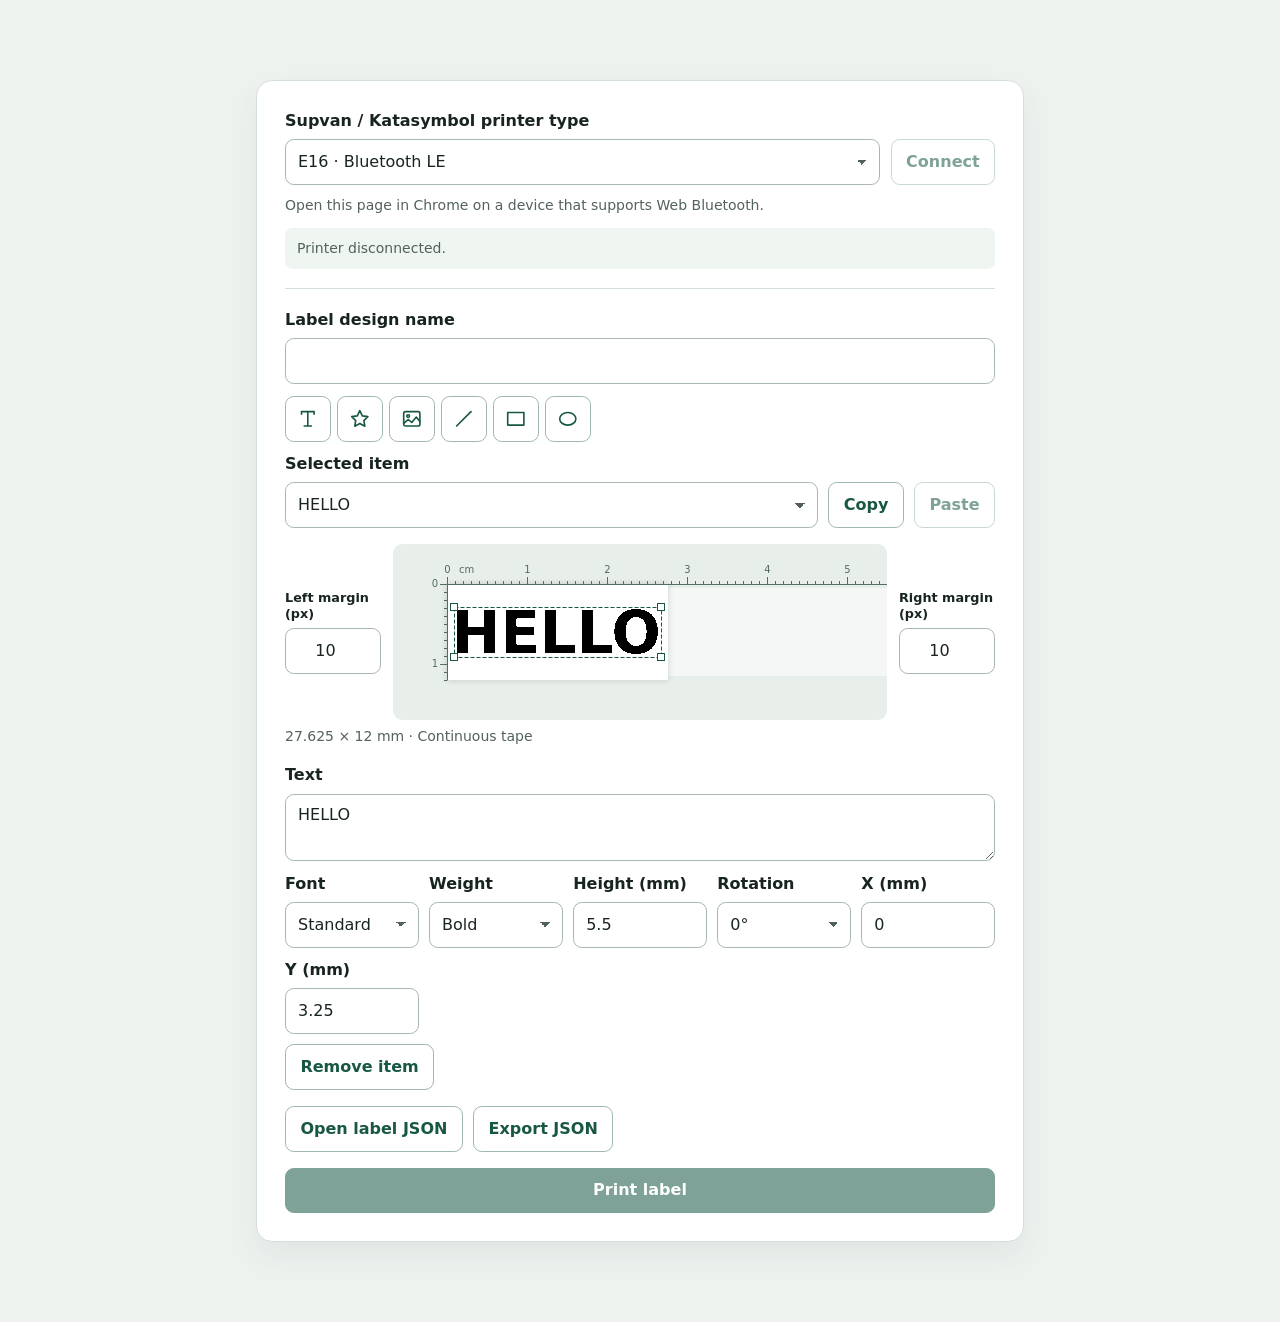
<file: katasymbol.html>
<!doctype html>
<html lang="en">
<head>
<meta charset="utf-8">
<meta name="viewport" content="width=device-width, initial-scale=1">
<title>Katasymbol label printer</title>
<style>
  :root {
    color-scheme: light;
    font: 100%/1.5 system-ui, sans-serif;
    color: #182421;
    background: #edf2ef;
    --muted: #53625a;
    --line: #d5dfd9;
    --accent: #175744;
  }
  * { box-sizing: border-box; }
  body { margin: 0; }
  main { width: min(100% - 2rem, 48rem); margin: clamp(2rem, 8vw, 5rem) auto; }
  .panel {
    padding: clamp(1.15rem, 5vw, 1.75rem);
    background: #fff; border: 1px solid var(--line); border-radius: 1rem;
    box-shadow: 0 14px 32px #243d3010;
  }
  label { display: block; font-weight: 650; margin-bottom: .4rem; }
  .row { display: flex; gap: .65rem; }
  select, input, textarea, button {
    min-height: 2.85rem; border-radius: .55rem; font: inherit;
  }
  select, input, textarea { min-width: 0; width: 100%; border: 1px solid #a9b7af; color: inherit; background-color: #fff; padding: .55rem .75rem; }
  textarea { display: block; resize: vertical; }
  select {
    flex: 1; appearance: none; padding-right: 2rem;
    background-image: linear-gradient(45deg, transparent 50%, #52625a 50%), linear-gradient(135deg, #52625a 50%, transparent 50%);
    background-position: calc(100% - 17px) 50%, calc(100% - 12px) 50%;
    background-size: 5px 5px; background-repeat: no-repeat;
  }
  button { padding: .55rem .9rem; cursor: pointer; font-weight: 650; }
  .secondary { color: var(--accent); background: #fff; border: 1px solid #9fb8ae; }
  .secondary[aria-pressed="true"] { color: #fff; background: var(--accent); }
  .primary { color: #fff; background: var(--accent); border: 1px solid var(--accent); width: 100%; margin-top: 1rem; }
  button:enabled:hover { filter: brightness(.93); }
  button:disabled { cursor: default; opacity: .55; }
  :focus-visible { outline: 3px solid #3f997c; outline-offset: 3px; }
  .hint, .status, figcaption { color: var(--muted); font-size: .875rem; }
  .hint { margin: .65rem 0 0; }
  .checkbox-option { display: flex; align-items: center; gap: .45rem; margin: .55rem 0 0; font-size: .875rem; font-weight: 400; }
  .checkbox-option[hidden] { display: none; }
  .checkbox-option input { width: auto; min-height: 0; margin: 0; accent-color: var(--accent); }
  .status { margin: .75rem 0 0; padding: .6rem .75rem; background: #eff5f1; border-radius: .45rem; overflow-wrap: anywhere; }
  .status[data-kind="error"] { background: #fff0eb; color: #8d3425; }
  #label-form { border-top: 1px solid var(--line); padding-top: 1.2rem; margin-top: 1.2rem; }
  .editor-toolbar { display: flex; flex-wrap: wrap; align-items: end; gap: .65rem; margin-top: .75rem; }
  .element-tools { display: flex; flex: 1 0 100%; flex-wrap: wrap; gap: .4rem; }
  .element-tools .secondary { display: grid; place-items: center; width: 2.85rem; padding: 0; }
  .element-tools svg { width: 1.35rem; height: 1.35rem; fill: none; stroke: currentColor; stroke-width: 1.8; stroke-linecap: round; stroke-linejoin: round; }
  .item-picker { flex: 1 1 12rem; min-width: 0; }
  .item-actions { display: flex; gap: .65rem; }
  .item-actions .secondary { width: auto; }
  .line-settings { margin-top: .75rem; max-width: 12rem; }
  .label-files { margin-top: 1rem; flex-wrap: wrap; }
  figure { margin: 1rem 0 0; }
  .preview-layout {
    display: grid; grid-template-columns: clamp(3.25rem, 15%, 6rem) minmax(0, 1fr) clamp(3.25rem, 15%, 6rem);
    align-items: center; gap: clamp(.35rem, 1.5vw, .75rem);
  }
  .margin-control label { font-size: .8rem; line-height: 1.25; }
  .margin-control input { padding-inline: .25rem; text-align: center; }
  .preview { max-height: min(50vh, 24rem); overflow: auto; overflow-anchor: none; background: #e8eeea; border-radius: .6rem; }
  canvas { display: block; cursor: grab; touch-action: none; }
  canvas:focus-visible { outline-offset: -3px; }
  canvas:active { cursor: grabbing; }
  #preview[data-tool="line"] { cursor: crosshair; }
  figcaption { margin-top: .4rem; }
  .inspector { margin-top: 1rem; }
  .fields { display: grid; grid-template-columns: repeat(auto-fit, minmax(7.75rem, 1fr)); gap: .65rem; margin: .65rem 0; }
  .fields > div { min-width: 0; }
  dialog { width: min(100% - 2rem, 28rem); padding: 1.25rem; border: 1px solid var(--line); border-radius: .85rem; color: inherit; }
  dialog::backdrop { background: #18242180; }
  dialog h2 { margin: 0 0 .75rem; }
  dialog a { color: var(--accent); }
  dialog .row { margin-top: .75rem; }
  .file-import { border-top: 1px solid var(--line); margin-top: 1rem; padding-top: 1rem; }
  #graphic-adjustments { margin-top: 1rem; }
  #graphic-threshold { display: block; accent-color: var(--accent); padding: 0; }
  .graphic-preview { display: flex; overflow: auto; max-height: min(32vh, 16rem); padding: .5rem; }
  .graphic-preview canvas {
    flex: none; margin: auto; background: #fff; image-rendering: pixelated; cursor: default; touch-action: auto;
  }
  @media (max-width: 350px) { .row { flex-wrap: wrap; } .secondary { width: 100%; } }
</style>
</head>
<body>
<main>
  <section class="panel" aria-label="Printer and label">
    <label for="connection">Supvan / Katasymbol printer type</label>
    <div class="row">
      <select id="connection" aria-describedby="connection-help">
        <option value="e16-ble" selected>E16 · Bluetooth LE</option>
        <option value="e10-ble">E10 · Bluetooth LE</option>
      </select>
      <button id="connect" class="secondary" type="button">Connect</button>
    </div>
    <p id="connection-help" class="hint">Use Chrome and power on the printer.</p>
    <label id="scan-option" class="checkbox-option" hidden>
      <input id="scan-all" type="checkbox"> Show all nearby BLE devices
    </label>
    <p id="status" class="status" role="status" aria-live="polite">Printer disconnected.</p>
    <form id="label-form" novalidate>
      <label for="design-name">Label design name</label>
      <input id="design-name" type="text">
      <div class="editor-toolbar">
        <div class="element-tools" role="group" aria-label="Add label elements">
          <button id="add-text" class="secondary" type="button" aria-label="Add text" title="Add text">
            <svg viewBox="0 0 24 24" aria-hidden="true"><path d="M5 7V4h14v3M12 4v16m-4 0h8"/></svg>
          </button>
          <button id="add-icon" class="secondary" type="button" aria-label="Add icon" title="Add icon">
            <svg viewBox="0 0 24 24" aria-hidden="true"><path d="m12 3 2.8 5.7 6.2.9-4.5 4.4 1.1 6.2-5.6-2.9-5.6 2.9 1.1-6.2L3 9.6l6.2-.9Z"/></svg>
          </button>
          <button id="add-graphic" class="secondary" type="button" aria-label="Add graphic" title="Add graphic">
            <svg viewBox="0 0 24 24" aria-hidden="true"><rect x="3" y="4" width="18" height="16" rx="2"/><circle cx="8" cy="9" r="1.5"/><path d="m3 17 5-4 4 3 5-6 4 5"/></svg>
          </button>
          <button id="draw-line" class="secondary" type="button" aria-label="Draw line" title="Draw line" aria-pressed="false">
            <svg viewBox="0 0 24 24" aria-hidden="true"><path d="M4 20 20 4"/></svg>
          </button>
          <button id="add-rectangle" class="secondary" type="button" aria-label="Add rectangle" title="Add rectangle">
            <svg viewBox="0 0 24 24" aria-hidden="true"><rect x="3" y="5" width="18" height="14"/></svg>
          </button>
          <button id="add-ellipse" class="secondary" type="button" aria-label="Add circle or ellipse" title="Add circle or ellipse">
            <svg viewBox="0 0 24 24" aria-hidden="true"><ellipse cx="12" cy="12" rx="9" ry="7"/></svg>
          </button>
        </div>
        <div class="item-picker">
          <label for="label-items">Selected item</label>
          <select id="label-items"></select>
        </div>
        <div class="item-actions">
          <button id="copy-item" class="secondary" type="button" disabled>Copy</button>
          <button id="paste-item" class="secondary" type="button" disabled>Paste</button>
        </div>
      </div>
      <div id="line-settings" class="line-settings" hidden>
        <label for="line-width">Line width (mm)</label>
        <input id="line-width" type="number" min="0.125" max="11" step="0.125" value="0.5" inputmode="decimal">
      </div>
      <figure>
        <div class="preview-layout">
          <div class="margin-control">
            <label for="left-margin">Left margin (px)</label>
            <input id="left-margin" type="number" min="0" max="1024" step="1" value="10" inputmode="numeric">
          </div>
          <div class="preview"><canvas id="preview" width="320" height="176" tabindex="0" role="img" aria-label="Label editor"></canvas></div>
          <div class="margin-control">
            <label for="right-margin">Right margin (px)</label>
            <input id="right-margin" type="number" min="0" max="1024" step="1" value="10" inputmode="numeric">
          </div>
        </div>
        <figcaption id="dimensions" aria-live="polite"></figcaption>
      </figure>
      <div id="item-inspector" class="inspector" hidden>
        <div id="text-content">
          <label for="label-text">Text</label>
          <textarea id="label-text" rows="2" maxlength="120" spellcheck="false"></textarea>
        </div>
        <label id="item-invert-option" class="checkbox-option" hidden>
          <input id="item-invert" type="checkbox"> Invert black and white
        </label>
        <div class="fields">
          <div class="text-style">
            <label for="text-font">Font</label>
            <select id="text-font">
              <option value="standard">Standard</option>
              <option value="narrow">Narrow</option>
              <option value="trebuchet">Trebuchet MS</option>
              <option value="verdana">Verdana</option>
              <option value="monospace">Monospace</option>
              <option value="georgia">Georgia (Serif)</option>
            </select>
          </div>
          <div class="text-style">
            <label for="text-weight">Weight</label>
            <select id="text-weight"><option value="400">Normal</option><option value="700">Bold</option></select>
          </div>
          <div id="item-size-control">
            <label id="item-size-label" for="item-size">Height (mm)</label>
            <input id="item-size" type="number" min="0.5" max="64" step="0.125" inputmode="decimal">
          </div>
          <div class="shape-size" hidden>
            <label for="shape-width">Width (mm)</label>
            <input id="shape-width" type="number" step="0.125" inputmode="decimal">
          </div>
          <div class="shape-size" hidden>
            <label for="shape-height">Height (mm)</label>
            <input id="shape-height" type="number" step="0.125" inputmode="decimal">
          </div>
          <div>
            <label for="item-rotation">Rotation</label>
            <select id="item-rotation">
              <option value="0">0°</option>
              <option value="90">90°</option>
              <option value="180">180°</option>
              <option value="270">270°</option>
            </select>
          </div>
          <div>
            <label for="item-x">X (mm)</label>
            <input id="item-x" type="number" step="0.125" inputmode="decimal">
          </div>
          <div>
            <label for="item-y">Y (mm)</label>
            <input id="item-y" type="number" step="0.125" inputmode="decimal">
          </div>
        </div>
        <button id="remove-item" class="secondary" type="button">Remove item</button>
      </div>
      <div class="item-actions label-files">
        <button id="import-label" class="secondary" type="button">Open label JSON</button>
        <button id="export-label" class="secondary" type="button">Export JSON</button>
        <input id="label-file" type="file" accept=".json,application/json" hidden>
      </div>
      <p id="label-file-status" class="status" role="status" hidden></p>
      <button id="print" class="primary" type="submit" disabled>Print label</button>
    </form>
  </section>
  <dialog id="icon-dialog" aria-labelledby="icon-heading">
    <h2 id="icon-heading">Add a Material Design icon</h2>
    <form id="icon-form">
      <label for="icon-name">Icon name or Pictogrammers link</label>
      <input id="icon-name" type="text" placeholder="alert-outline" required maxlength="240" autocomplete="off" spellcheck="false">
      <p class="hint"><a href="https://pictogrammers.com/library/mdi/" target="_blank" rel="noopener noreferrer">Browse Material Design Icons</a></p>
      <div class="row">
        <button id="import-icon" class="secondary" type="submit">Import icon</button>
        <button id="close-icons" class="secondary" type="button">Cancel</button>
      </div>
    </form>
    <div class="file-import">
      <label for="icon-file">Or upload a downloaded SVG</label>
      <input id="icon-file" type="file" accept=".svg,image/svg+xml">
    </div>
    <p id="icon-status" class="status" role="status" hidden></p>
  </dialog>
  <dialog id="graphic-dialog" aria-labelledby="graphic-heading">
    <h2 id="graphic-heading">Add a graphic</h2>
    <form id="graphic-form">
      <label for="graphic-url">Direct link to an SVG, PNG, or JPG</label>
      <input id="graphic-url" type="url" required spellcheck="false" autocomplete="off" placeholder="https://example.com/logo.png">
      <div class="row">
        <button id="load-graphic" class="secondary" type="submit">Load link</button>
      </div>
    </form>
    <div class="file-import">
      <label for="graphic-file">Or upload an SVG, PNG, or JPG</label>
      <input id="graphic-file" type="file" accept=".svg,.png,.jpg,.jpeg,image/svg+xml,image/png,image/jpeg">
    </div>
    <p id="graphic-status" class="status" role="status" hidden></p>
    <div id="graphic-adjustments" hidden>
      <div class="fields">
        <div>
          <label for="graphic-threshold">Threshold <span id="graphic-threshold-value">128</span></label>
          <input id="graphic-threshold" type="range" min="0" max="255" value="128">
        </div>
        <div>
          <label for="graphic-height">Height (mm)</label>
          <input id="graphic-height" type="number" step="0.125" inputmode="decimal">
        </div>
      </div>
      <label class="checkbox-option">
        <input id="graphic-invert" type="checkbox"> Invert black and white
      </label>
      <figure>
        <div id="graphic-preview" class="preview graphic-preview" tabindex="0" role="region" aria-label="Black and white preview"></div>
        <figcaption id="graphic-dimensions"></figcaption>
      </figure>
    </div>
    <div class="row">
      <button id="insert-graphic" class="secondary" type="button" disabled>Add to label</button>
      <button id="close-graphics" class="secondary" type="button">Cancel</button>
    </div>
  </dialog>
</main>
<noscript>This printer page needs JavaScript.</noscript>

<script>
/* LZMA-JS, Supvan settings, from khromov/supvan-katasymbol-printer-web-ui
   Source blob 63f2446ccd7a0cbb3fd847bd5b28c4343976d189

© 2016 Nathan Rugg <nmrugg@gmail.com>

Permission is hereby granted, free of charge, to any person obtaining
a copy of this software and associated documentation files (the
"Software"), to deal in the Software without restriction, including
without limitation the rights to use, copy, modify, merge, publish,
distribute, sublicense, and/or sell copies of the Software, and to
permit persons to whom the Software is furnished to do so, subject to
the following conditions:

The above copyright notice and this permission notice shall be
included in all copies or substantial portions of the Software.

THE SOFTWARE IS PROVIDED "AS IS", WITHOUT WARRANTY OF ANY KIND,
EXPRESS OR IMPLIED, INCLUDING BUT NOT LIMITED TO THE WARRANTIES OF
MERCHANTABILITY, FITNESS FOR A PARTICULAR PURPOSE AND
NONINFRINGEMENT. IN NO EVENT SHALL THE AUTHORS OR COPYRIGHT HOLDERS BE
LIABLE FOR ANY CLAIM, DAMAGES OR OTHER LIABILITY, WHETHER IN AN ACTION
OF CONTRACT, TORT OR OTHERWISE, ARISING FROM, OUT OF OR IN CONNECTION
WITH THE SOFTWARE OR THE USE OR OTHER DEALINGS IN THE SOFTWARE.


MIT License

Copyright (c) 2026 Katasymbol Web contributors

Permission is hereby granted, free of charge, to any person obtaining a copy
of this software and associated documentation files (the "Software"), to deal
in the Software without restriction, including without limitation the rights
to use, copy, modify, merge, publish, distribute, sublicense, and/or sell
copies of the Software, and to permit persons to whom the Software is
furnished to do so, subject to the following conditions:

The above copyright notice and this permission notice shall be included in all
copies or substantial portions of the Software.

THE SOFTWARE IS PROVIDED "AS IS", WITHOUT WARRANTY OF ANY KIND, EXPRESS OR
IMPLIED, INCLUDING BUT NOT LIMITED TO THE WARRANTIES OF MERCHANTABILITY,
FITNESS FOR A PARTICULAR PURPOSE AND NONINFRINGEMENT. IN NO EVENT SHALL THE
AUTHORS OR COPYRIGHT HOLDERS BE LIABLE FOR ANY CLAIM, DAMAGES OR OTHER
LIABILITY, WHETHER IN AN ACTION OF CONTRACT, TORT OR OTHERWISE, ARISING FROM,
OUT OF OR IN CONNECTION WITH THE SOFTWARE OR THE USE OR OTHER DEALINGS IN THE
SOFTWARE.
*/
// Vendored from the KatasymbolEditor app (LZMA-JS by Nathan Rugg, MIT), which Supvan modified
// to use an 8 KB dictionary, 128 fast bytes, match finder 1 and no end marker. The printer
// firmware expects streams produced with exactly these settings, so do not swap in stock LZMA-JS.
// @ts-nocheck
/// © 2015 Nathan Rugg <nmrugg@gmail.com> | MIT
/// See LICENSE for more details.

/* jshint noarg:true, boss:true, unused:strict, strict:true, undef:true, noarg: true, forin:true, evil:true, newcap:false, -W041, -W021, worker:true, browser:true, node:true */

/* global setImmediate, setTimeout, window, onmessage */

/** xs */
///NOTE: This is the master file that is used to generate lzma-c.js and lzma-d.js.
///      Comments are used to determine which parts are to be removed.
///
/// cs-ce (compression start-end)
/// ds-de (decompression start-end)
/// xs-xe (only in this file start-end)
/// co    (compression only)
/// do    (decompression only)
/** xe */

var LZMA = (function () {
    
    "use strict";
    var /** cs */
        action_compress   = 1,
        /** ce */
        /** ds */
        action_decompress = 2,
        /** de */
        action_progress   = 3,
        wait = typeof setImmediate == "function" ? setImmediate : setTimeout,
        __4294967296 = 4294967296,
        N1_longLit = [4294967295, -__4294967296],
        /** cs */
        MIN_VALUE = [0, -9223372036854775808],
        /** ce */
        P0_longLit = [0, 0],
        P1_longLit = [1, 0];
    
    function update_progress(percent, cbn) {
        postMessage({
            action: action_progress,
            cbn: cbn,
            result: percent
        });
    }
    
    function initDim(len) {
        ///NOTE: This is MUCH faster than "new Array(len)" in newer versions of v8 (starting with Node.js 0.11.15, which uses v8 3.28.73).
        var a = [];
        a[len - 1] = undefined;
        return a;
    }
    
    function add(a, b) {
        return create(a[0] + b[0], a[1] + b[1]);
    }
    
    /** cs */
    function and(a, b) {
        return makeFromBits(~~Math.max(Math.min(a[1] / __4294967296, 2147483647), -2147483648) & ~~Math.max(Math.min(b[1] / __4294967296, 2147483647), -2147483648), lowBits_0(a) & lowBits_0(b));
    }
    /** ce */
    
    function compare(a, b) {
        var nega, negb;
        if (a[0] == b[0] && a[1] == b[1]) {
            return 0;
        }
        nega = a[1] < 0;
        negb = b[1] < 0;
        if (nega && !negb) {
            return -1;
        }
        if (!nega && negb) {
            return 1;
        }
        if (sub(a, b)[1] < 0) {
            return -1;
        }
        return 1;
    }
    
    function create(valueLow, valueHigh) {
        var diffHigh, diffLow;
        valueHigh %= 1.8446744073709552E19;
        valueLow %= 1.8446744073709552E19;
        diffHigh = valueHigh % __4294967296;
        diffLow = Math.floor(valueLow / __4294967296) * __4294967296;
        valueHigh = valueHigh - diffHigh + diffLow;
        valueLow = valueLow - diffLow + diffHigh;
        while (valueLow < 0) {
            valueLow += __4294967296;
            valueHigh -= __4294967296;
        }
        while (valueLow > 4294967295) {
            valueLow -= __4294967296;
            valueHigh += __4294967296;
        }
        valueHigh = valueHigh % 1.8446744073709552E19;
        while (valueHigh > 9223372032559808512) {
            valueHigh -= 1.8446744073709552E19;
        }
        while (valueHigh < -9223372036854775808) {
            valueHigh += 1.8446744073709552E19;
        }
        return [valueLow, valueHigh];
    }
    
    /** cs */
    function eq(a, b) {
        return a[0] == b[0] && a[1] == b[1];
    }
    /** ce */
    function fromInt(value) {
        if (value >= 0) {
            return [value, 0];
        } else {
            return [value + __4294967296, -__4294967296];
        }
    }
    
    function lowBits_0(a) {
        if (a[0] >= 2147483648) {
            return ~~Math.max(Math.min(a[0] - __4294967296, 2147483647), -2147483648);
        } else {
            return ~~Math.max(Math.min(a[0], 2147483647), -2147483648);
        }
    }
    /** cs */
    function makeFromBits(highBits, lowBits) {
        var high, low;
        high = highBits * __4294967296;
        low = lowBits;
        if (lowBits < 0) {
            low += __4294967296;
        }
        return [low, high];
    }
    
    function pwrAsDouble(n) {
        if (n <= 30) {
            return 1 << n;
        } else {
            return pwrAsDouble(30) * pwrAsDouble(n - 30);
        }
    }
    
    function shl(a, n) {
        var diff, newHigh, newLow, twoToN;
        n &= 63;
        if (eq(a, MIN_VALUE)) {
            if (!n) {
                return a;
            }
            return P0_longLit;
        }
        if (a[1] < 0) {
            throw new Error("Neg");
        }
        twoToN = pwrAsDouble(n);
        newHigh = a[1] * twoToN % 1.8446744073709552E19;
        newLow = a[0] * twoToN;
        diff = newLow - newLow % __4294967296;
        newHigh += diff;
        newLow -= diff;
        if (newHigh >= 9223372036854775807) {
            newHigh -= 1.8446744073709552E19;
        }
        return [newLow, newHigh];
    }
    
    function shr(a, n) {
        var shiftFact;
        n &= 63;
        shiftFact = pwrAsDouble(n);
        return create(Math.floor(a[0] / shiftFact), a[1] / shiftFact);
    }
    
    function shru(a, n) {
        var sr;
        n &= 63;
        sr = shr(a, n);
        if (a[1] < 0) {
            sr = add(sr, shl([2, 0], 63 - n));
        }
        return sr;
    }
    
    /** ce */
    
    function sub(a, b) {
        return create(a[0] - b[0], a[1] - b[1]);
    }
    
    function $ByteArrayInputStream(this$static, buf) {
        this$static.buf = buf;
        this$static.pos = 0;
        this$static.count = buf.length;
        return this$static;
    }
    
    /** ds */
    function $read(this$static) {
        if (this$static.pos >= this$static.count)
            return -1;
        return this$static.buf[this$static.pos++] & 255;
    }
    /** de */
    /** cs */
    function $read_0(this$static, buf, off, len) {
        if (this$static.pos >= this$static.count)
            return -1;
        len = Math.min(len, this$static.count - this$static.pos);
        arraycopy(this$static.buf, this$static.pos, buf, off, len);
        this$static.pos += len;
        return len;
    }
    /** ce */
    
    function $ByteArrayOutputStream(this$static) {
        this$static.buf = initDim(32);
        this$static.count = 0;
        return this$static;
    }
    
    function $toByteArray(this$static) {
        var data = this$static.buf;
        data.length = this$static.count;
        return data;
    }
    
    /** cs */
    function $write(this$static, b) {
        this$static.buf[this$static.count++] = b << 24 >> 24;
    }
    /** ce */
    
    function $write_0(this$static, buf, off, len) {
        arraycopy(buf, off, this$static.buf, this$static.count, len);
        this$static.count += len;
    }
    
    /** cs */
    function $getChars(this$static, srcBegin, srcEnd, dst, dstBegin) {
        var srcIdx;
        for (srcIdx = srcBegin; srcIdx < srcEnd; ++srcIdx) {
            dst[dstBegin++] = this$static.charCodeAt(srcIdx);
        }
    }
    /** ce */
    
    function arraycopy(src, srcOfs, dest, destOfs, len) {
        for (var i = 0; i < len; ++i) {
            dest[destOfs + i] = src[srcOfs + i];
        }
    }
    
    /** cs */
    function $configure(this$static, encoder) {
        // $SetDictionarySize_0(encoder, 8 * 1024);
        // encoder._numFastBytes = this$static.f;
        // $SetMatchFinder(encoder, this$static.m);
        
        // /// lc is always 3
        // /// lp is always 0
        // /// pb is always 2
        // encoder._numLiteralPosStateBits = 0;
        // encoder._numLiteralContextBits = 3;
        // encoder._posStateBits = 2;
        // ///this$static._posStateMask = (1 << pb) - 1;
        // encoder._posStateMask = 3;
		$SetDictionarySize_0(encoder, 8 * 1024);
		encoder._numFastBytes = 128;
		$SetMatchFinder(encoder, 1);
		/// lc is always 3
		/// lp is always 0
		/// pb is always 2
		encoder._numLiteralPosStateBits = 0;
		encoder._numLiteralContextBits = 3;
		encoder._posStateBits = 2;
		///this$static._posStateMask = (1 << pb) - 1;
		encoder._posStateMask = 3;
		
    }
    
    function $init(this$static, input, output, length_0, mode) {
        var encoder, i;
        if (compare(length_0, N1_longLit) < 0)
            throw new Error("invalid length " + length_0);
        this$static.length_0 = length_0;
        encoder = $Encoder({});
        $configure(mode, encoder);
        encoder._writeEndMark = typeof LZMA.disableEndMark == "undefined";
		encoder._writeEndMark = false
        $WriteCoderProperties(encoder, output);
        for (i = 0; i < 64; i += 8)
            $write(output, lowBits_0(shr(length_0, i)) & 255);
        this$static.chunker = (encoder._needReleaseMFStream = 0 , (encoder._inStream = input , encoder._finished = 0 , $Create_2(encoder) , encoder._rangeEncoder.Stream = output , $Init_4(encoder) , $FillDistancesPrices(encoder) , $FillAlignPrices(encoder) , encoder._lenEncoder._tableSize = encoder._numFastBytes + 1 - 2 , $UpdateTables(encoder._lenEncoder, 1 << encoder._posStateBits) , encoder._repMatchLenEncoder._tableSize = encoder._numFastBytes + 1 - 2 , $UpdateTables(encoder._repMatchLenEncoder, 1 << encoder._posStateBits) , encoder.nowPos64 = P0_longLit , undefined) , $Chunker_0({}, encoder));
    }
    
    function $LZMAByteArrayCompressor(this$static, data, mode) {
        this$static.output = $ByteArrayOutputStream({});
        $init(this$static, $ByteArrayInputStream({}, data), this$static.output, fromInt(data.length), mode);
        return this$static;
    }
    /** ce */
    
    /** ds */
    function $init_0(this$static, input, output) {
        var decoder,
            hex_length = "",
            i,
            properties = [],
            r,
            tmp_length;
        
        for (i = 0; i < 5; ++i) {
            r = $read(input);
            if (r == -1)
                throw new Error("truncated input");
            properties[i] = r << 24 >> 24;
        }
        
        decoder = $Decoder({});
        if (!$SetDecoderProperties(decoder, properties)) {
            throw new Error("corrupted input");
        }
        for (i = 0; i < 64; i += 8) {
            r = $read(input);
            if (r == -1)
                throw new Error("truncated input");
            r = r.toString(16);
            if (r.length == 1) r = "0" + r;
            hex_length = r + "" + hex_length;
        }
        
        /// Was the length set in the header (if it was compressed from a stream, the length is all f"s).
        if (/^0+$|^f+$/i.test(hex_length)) {
            /// The length is unknown, so set to -1.
            this$static.length_0 = N1_longLit;
        } else {
            ///NOTE: If there is a problem with the decoder because of the length, you can always set the length to -1 (N1_longLit) which means unknown.
            tmp_length = parseInt(hex_length, 16);
            /// If the length is too long to handle, just set it to unknown.
            if (tmp_length > 4294967295) {
                this$static.length_0 = N1_longLit;
            } else {
                this$static.length_0 = fromInt(tmp_length);
            }
        }
        
        this$static.chunker = $CodeInChunks(decoder, input, output, this$static.length_0);
    }
    
    function $LZMAByteArrayDecompressor(this$static, data) {
        this$static.output = $ByteArrayOutputStream({});
        $init_0(this$static, $ByteArrayInputStream({}, data), this$static.output);
        return this$static;
    }
    /** de */
    /** cs */
    function $Create_4(this$static, keepSizeBefore, keepSizeAfter, keepSizeReserv) {
        var blockSize;
        this$static._keepSizeBefore = keepSizeBefore;
        this$static._keepSizeAfter = keepSizeAfter;
        blockSize = keepSizeBefore + keepSizeAfter + keepSizeReserv;
        if (this$static._bufferBase == null || this$static._blockSize != blockSize) {
            this$static._bufferBase = null;
            this$static._blockSize = blockSize;
            this$static._bufferBase = initDim(this$static._blockSize);
        }
        this$static._pointerToLastSafePosition = this$static._blockSize - keepSizeAfter;
    }
    
    function $GetIndexByte(this$static, index) {
        return this$static._bufferBase[this$static._bufferOffset + this$static._pos + index];
    }
    
    function $GetMatchLen(this$static, index, distance, limit) {
        var i, pby;
        if (this$static._streamEndWasReached) {
            if (this$static._pos + index + limit > this$static._streamPos) {
                limit = this$static._streamPos - (this$static._pos + index);
            }
        }
        ++distance;
        pby = this$static._bufferOffset + this$static._pos + index;
        for (i = 0; i < limit && this$static._bufferBase[pby + i] == this$static._bufferBase[pby + i - distance]; ++i) {
        }
        return i;
    }
    
    function $GetNumAvailableBytes(this$static) {
        return this$static._streamPos - this$static._pos;
    }
    
    function $MoveBlock(this$static) {
        var i, numBytes, offset;
        offset = this$static._bufferOffset + this$static._pos - this$static._keepSizeBefore;
        if (offset > 0) {
            --offset;
        }
        numBytes = this$static._bufferOffset + this$static._streamPos - offset;
        for (i = 0; i < numBytes; ++i) {
            this$static._bufferBase[i] = this$static._bufferBase[offset + i];
        }
        this$static._bufferOffset -= offset;
    }
    
    function $MovePos_1(this$static) {
        var pointerToPostion;
        ++this$static._pos;
        if (this$static._pos > this$static._posLimit) {
            pointerToPostion = this$static._bufferOffset + this$static._pos;
            if (pointerToPostion > this$static._pointerToLastSafePosition) {
                $MoveBlock(this$static);
            }
            $ReadBlock(this$static);
        }
    }
    
    function $ReadBlock(this$static) {
        var numReadBytes, pointerToPostion, size;
        if (this$static._streamEndWasReached)
            return;
        while (1) {
            size = -this$static._bufferOffset + this$static._blockSize - this$static._streamPos;
            if (!size)
                return;
            numReadBytes = $read_0(this$static._stream, this$static._bufferBase, this$static._bufferOffset + this$static._streamPos, size);
            if (numReadBytes == -1) {
                this$static._posLimit = this$static._streamPos;
                pointerToPostion = this$static._bufferOffset + this$static._posLimit;
                if (pointerToPostion > this$static._pointerToLastSafePosition) {
                    this$static._posLimit = this$static._pointerToLastSafePosition - this$static._bufferOffset;
                }
                this$static._streamEndWasReached = 1;
                return;
            }
            this$static._streamPos += numReadBytes;
            if (this$static._streamPos >= this$static._pos + this$static._keepSizeAfter) {
                this$static._posLimit = this$static._streamPos - this$static._keepSizeAfter;
            }
        }
    }
    
    function $ReduceOffsets(this$static, subValue) {
        this$static._bufferOffset += subValue;
        this$static._posLimit -= subValue;
        this$static._pos -= subValue;
        this$static._streamPos -= subValue;
    }
    
    var CrcTable = (function () {
        var i, j, r, CrcTable = [];
        for (i = 0; i < 256; ++i) {
            r = i;
            for (j = 0; j < 8; ++j)
            if ((r & 1) != 0) {
                r = r >>> 1 ^ -306674912;
            } else {
                r >>>= 1;
            }
            CrcTable[i] = r;
        }
        return CrcTable;
    }());
    
    function $Create_3(this$static, historySize, keepAddBufferBefore, matchMaxLen, keepAddBufferAfter) {
        var cyclicBufferSize, hs, windowReservSize;
        if (historySize < 1073741567) {
            this$static._cutValue = 16 + (matchMaxLen >> 1);
            windowReservSize = ~~((historySize + keepAddBufferBefore + matchMaxLen + keepAddBufferAfter) / 2) + 256;
            $Create_4(this$static, historySize + keepAddBufferBefore, matchMaxLen + keepAddBufferAfter, windowReservSize);
            this$static._matchMaxLen = matchMaxLen;
            cyclicBufferSize = historySize + 1;
            if (this$static._cyclicBufferSize != cyclicBufferSize) {
                this$static._son = initDim((this$static._cyclicBufferSize = cyclicBufferSize) * 2);
            }
    
            hs = 65536;
            if (this$static.HASH_ARRAY) {
                hs = historySize - 1;
                hs |= hs >> 1;
                hs |= hs >> 2;
                hs |= hs >> 4;
                hs |= hs >> 8;
                hs >>= 1;
                hs |= 65535;
                if (hs > 16777216)
                hs >>= 1;
                this$static._hashMask = hs;
                ++hs;
                hs += this$static.kFixHashSize;
            }
            
            if (hs != this$static._hashSizeSum) {
                this$static._hash = initDim(this$static._hashSizeSum = hs);
            }
        }
    }
    
    function $GetMatches(this$static, distances) {
        var count, cur, curMatch, curMatch2, curMatch3, cyclicPos, delta, hash2Value, hash3Value, hashValue, len, len0, len1, lenLimit, matchMinPos, maxLen, offset, pby1, ptr0, ptr1, temp;
        if (this$static._pos + this$static._matchMaxLen <= this$static._streamPos) {
            lenLimit = this$static._matchMaxLen;
        } else {
            lenLimit = this$static._streamPos - this$static._pos;
            if (lenLimit < this$static.kMinMatchCheck) {
                $MovePos_0(this$static);
                return 0;
            }
        }
        offset = 0;
        matchMinPos = this$static._pos > this$static._cyclicBufferSize?this$static._pos - this$static._cyclicBufferSize:0;
        cur = this$static._bufferOffset + this$static._pos;
        maxLen = 1;
        hash2Value = 0;
        hash3Value = 0;
        if (this$static.HASH_ARRAY) {
            temp = CrcTable[this$static._bufferBase[cur] & 255] ^ this$static._bufferBase[cur + 1] & 255;
            hash2Value = temp & 1023;
            temp ^= (this$static._bufferBase[cur + 2] & 255) << 8;
            hash3Value = temp & 65535;
            hashValue = (temp ^ CrcTable[this$static._bufferBase[cur + 3] & 255] << 5) & this$static._hashMask;
        } else {
            hashValue = this$static._bufferBase[cur] & 255 ^ (this$static._bufferBase[cur + 1] & 255) << 8;
        }

        curMatch = this$static._hash[this$static.kFixHashSize + hashValue] || 0;
        if (this$static.HASH_ARRAY) {
            curMatch2 = this$static._hash[hash2Value] || 0;
            curMatch3 = this$static._hash[1024 + hash3Value] || 0;
            this$static._hash[hash2Value] = this$static._pos;
            this$static._hash[1024 + hash3Value] = this$static._pos;
            if (curMatch2 > matchMinPos) {
                if (this$static._bufferBase[this$static._bufferOffset + curMatch2] == this$static._bufferBase[cur]) {
                    distances[offset++] = maxLen = 2;
                    distances[offset++] = this$static._pos - curMatch2 - 1;
                }
            }
            if (curMatch3 > matchMinPos) {
                if (this$static._bufferBase[this$static._bufferOffset + curMatch3] == this$static._bufferBase[cur]) {
                    if (curMatch3 == curMatch2) {
                        offset -= 2;
                    }
                    distances[offset++] = maxLen = 3;
                    distances[offset++] = this$static._pos - curMatch3 - 1;
                    curMatch2 = curMatch3;
                }
            }
            if (offset != 0 && curMatch2 == curMatch) {
                offset -= 2;
                maxLen = 1;
            }
        }
        this$static._hash[this$static.kFixHashSize + hashValue] = this$static._pos;
        ptr0 = (this$static._cyclicBufferPos << 1) + 1;
        ptr1 = this$static._cyclicBufferPos << 1;
        len0 = len1 = this$static.kNumHashDirectBytes;
        if (this$static.kNumHashDirectBytes != 0) {
            if (curMatch > matchMinPos) {
                if (this$static._bufferBase[this$static._bufferOffset + curMatch + this$static.kNumHashDirectBytes] != this$static._bufferBase[cur + this$static.kNumHashDirectBytes]) {
                    distances[offset++] = maxLen = this$static.kNumHashDirectBytes;
                    distances[offset++] = this$static._pos - curMatch - 1;
                }
            }
        }
        count = this$static._cutValue;
        while (1) {
            if (curMatch <= matchMinPos || count-- == 0) {
                this$static._son[ptr0] = this$static._son[ptr1] = 0;
                break;
            }
            delta = this$static._pos - curMatch;
            cyclicPos = (delta <= this$static._cyclicBufferPos?this$static._cyclicBufferPos - delta:this$static._cyclicBufferPos - delta + this$static._cyclicBufferSize) << 1;
            pby1 = this$static._bufferOffset + curMatch;
            len = len0 < len1?len0:len1;
            if (this$static._bufferBase[pby1 + len] == this$static._bufferBase[cur + len]) {
                while (++len != lenLimit) {
                    if (this$static._bufferBase[pby1 + len] != this$static._bufferBase[cur + len]) {
                        break;
                    }
                }
                if (maxLen < len) {
                    distances[offset++] = maxLen = len;
                    distances[offset++] = delta - 1;
                    if (len == lenLimit) {
                    this$static._son[ptr1] = this$static._son[cyclicPos];
                    this$static._son[ptr0] = this$static._son[cyclicPos + 1];
                    break;
                    }
                }
            }
            if ((this$static._bufferBase[pby1 + len] & 255) < (this$static._bufferBase[cur + len] & 255)) {
                this$static._son[ptr1] = curMatch;
                ptr1 = cyclicPos + 1;
                curMatch = this$static._son[ptr1];
                len1 = len;
            } else {
                this$static._son[ptr0] = curMatch;
                ptr0 = cyclicPos;
                curMatch = this$static._son[ptr0];
                len0 = len;
            }
        }
        $MovePos_0(this$static);
        return offset;
    }
    
    function $Init_5(this$static) {
        this$static._bufferOffset = 0;
        this$static._pos = 0;
        this$static._streamPos = 0;
        this$static._streamEndWasReached = 0;
        $ReadBlock(this$static);
        this$static._cyclicBufferPos = 0;
        $ReduceOffsets(this$static, -1);
    }
    
    function $MovePos_0(this$static) {
        var subValue;
        if (++this$static._cyclicBufferPos >= this$static._cyclicBufferSize) {
            this$static._cyclicBufferPos = 0;
        }
        $MovePos_1(this$static);
        if (this$static._pos == 1073741823) {
            subValue = this$static._pos - this$static._cyclicBufferSize;
            $NormalizeLinks(this$static._son, this$static._cyclicBufferSize * 2, subValue);
            $NormalizeLinks(this$static._hash, this$static._hashSizeSum, subValue);
            $ReduceOffsets(this$static, subValue);
        }
    }
    
    ///NOTE: This is only called after reading one whole gigabyte.
    function $NormalizeLinks(items, numItems, subValue) {
        var i, value;
        for (i = 0; i < numItems; ++i) {
            value = items[i] || 0;
            if (value <= subValue) {
                value = 0;
            } else {
                value -= subValue;
            }
            items[i] = value;
        }
    }
    
    function $SetType(this$static, numHashBytes) {
        this$static.HASH_ARRAY = numHashBytes > 2;
        if (this$static.HASH_ARRAY) {
            this$static.kNumHashDirectBytes = 0;
            this$static.kMinMatchCheck = 4;
            this$static.kFixHashSize = 66560;
        } else {
            this$static.kNumHashDirectBytes = 2;
            this$static.kMinMatchCheck = 3;
            this$static.kFixHashSize = 0;
        }
    }
    
    function $Skip(this$static, num) {
        var count, cur, curMatch, cyclicPos, delta, hash2Value, hash3Value, hashValue, len, len0, len1, lenLimit, matchMinPos, pby1, ptr0, ptr1, temp;
        do {
            if (this$static._pos + this$static._matchMaxLen <= this$static._streamPos) {
                lenLimit = this$static._matchMaxLen;
            } else {
                lenLimit = this$static._streamPos - this$static._pos;
                if (lenLimit < this$static.kMinMatchCheck) {
                    $MovePos_0(this$static);
                    continue;
                }
            }
            matchMinPos = this$static._pos > this$static._cyclicBufferSize?this$static._pos - this$static._cyclicBufferSize:0;
            cur = this$static._bufferOffset + this$static._pos;
            if (this$static.HASH_ARRAY) {
                temp = CrcTable[this$static._bufferBase[cur] & 255] ^ this$static._bufferBase[cur + 1] & 255;
                hash2Value = temp & 1023;
                this$static._hash[hash2Value] = this$static._pos;
                temp ^= (this$static._bufferBase[cur + 2] & 255) << 8;
                hash3Value = temp & 65535;
                this$static._hash[1024 + hash3Value] = this$static._pos;
                hashValue = (temp ^ CrcTable[this$static._bufferBase[cur + 3] & 255] << 5) & this$static._hashMask;
            } else {
                hashValue = this$static._bufferBase[cur] & 255 ^ (this$static._bufferBase[cur + 1] & 255) << 8;
            }
            curMatch = this$static._hash[this$static.kFixHashSize + hashValue];
            this$static._hash[this$static.kFixHashSize + hashValue] = this$static._pos;
            ptr0 = (this$static._cyclicBufferPos << 1) + 1;
            ptr1 = this$static._cyclicBufferPos << 1;
            len0 = len1 = this$static.kNumHashDirectBytes;
            count = this$static._cutValue;
            while (1) {
                if (curMatch <= matchMinPos || count-- == 0) {
                    this$static._son[ptr0] = this$static._son[ptr1] = 0;
                    break;
                }
                delta = this$static._pos - curMatch;
                cyclicPos = (delta <= this$static._cyclicBufferPos?this$static._cyclicBufferPos - delta:this$static._cyclicBufferPos - delta + this$static._cyclicBufferSize) << 1;
                pby1 = this$static._bufferOffset + curMatch;
                len = len0 < len1?len0:len1;
                if (this$static._bufferBase[pby1 + len] == this$static._bufferBase[cur + len]) {
                    while (++len != lenLimit) {
                        if (this$static._bufferBase[pby1 + len] != this$static._bufferBase[cur + len]) {
                            break;
                        }
                    }
                    if (len == lenLimit) {
                        this$static._son[ptr1] = this$static._son[cyclicPos];
                        this$static._son[ptr0] = this$static._son[cyclicPos + 1];
                        break;
                    }
                }
                if ((this$static._bufferBase[pby1 + len] & 255) < (this$static._bufferBase[cur + len] & 255)) {
                    this$static._son[ptr1] = curMatch;
                    ptr1 = cyclicPos + 1;
                    curMatch = this$static._son[ptr1];
                    len1 = len;
                } else {
                    this$static._son[ptr0] = curMatch;
                    ptr0 = cyclicPos;
                    curMatch = this$static._son[ptr0];
                    len0 = len;
                }
            }
            $MovePos_0(this$static);
        }
        while (--num != 0);
    }
    
    /** ce */
    /** ds */
    function $CopyBlock(this$static, distance, len) {
        var pos = this$static._pos - distance - 1;
        if (pos < 0) {
            pos += this$static._windowSize;
        }
        for (; len != 0; --len) {
            if (pos >= this$static._windowSize) {
                pos = 0;
            }
            this$static._buffer[this$static._pos++] = this$static._buffer[pos++];
            if (this$static._pos >= this$static._windowSize) {
                $Flush_0(this$static);
            }
        }
    }
    
    function $Create_5(this$static, windowSize) {
        if (this$static._buffer == null || this$static._windowSize != windowSize) {
            this$static._buffer = initDim(windowSize);
        }
        this$static._windowSize = windowSize;
        this$static._pos = 0;
        this$static._streamPos = 0;
    }
    
    function $Flush_0(this$static) {
        var size = this$static._pos - this$static._streamPos;
        if (!size) {
            return;
        }
        $write_0(this$static._stream, this$static._buffer, this$static._streamPos, size);
        if (this$static._pos >= this$static._windowSize) {
            this$static._pos = 0;
        }
        this$static._streamPos = this$static._pos;
    }
    
    function $GetByte(this$static, distance) {
        var pos = this$static._pos - distance - 1;
        if (pos < 0) {
            pos += this$static._windowSize;
        }
        return this$static._buffer[pos];
    }
    
    function $PutByte(this$static, b) {
        this$static._buffer[this$static._pos++] = b;
        if (this$static._pos >= this$static._windowSize) {
            $Flush_0(this$static);
        }
    }
    
    function $ReleaseStream(this$static) {
        $Flush_0(this$static);
        this$static._stream = null;
    }
    /** de */
    
    function GetLenToPosState(len) {
        len -= 2;
        if (len < 4) {
            return len;
        }
        return 3;
    }
    
    function StateUpdateChar(index) {
        if (index < 4) {
            return 0;
        }
        if (index < 10) {
            return index - 3;
        }
        return index - 6;
    }
    
    /** cs */
    function $Chunker_0(this$static, encoder) {
        this$static.encoder = encoder;
        this$static.decoder = null;
        this$static.alive = 1;
        return this$static;
    }
    /** ce */
    /** ds */
    function $Chunker(this$static, decoder) {
        this$static.decoder = decoder;
        this$static.encoder = null;
        this$static.alive = 1;
        return this$static;
    }
    /** de */
    
    function $processChunk(this$static) {
        if (!this$static.alive) {
            throw new Error("bad state");
        }
        
        if (this$static.encoder) {
            /// do:throw new Error("No encoding");
            /** cs */
            $processEncoderChunk(this$static);
            /** ce */
        } else {
            /// co:throw new Error("No decoding");
            /** ds */
            $processDecoderChunk(this$static);
            /** de */
        }
        return this$static.alive;
    }
    
    /** ds */
    function $processDecoderChunk(this$static) {
        var result = $CodeOneChunk(this$static.decoder);
        if (result == -1) {
            throw new Error("corrupted input");
        }
        this$static.inBytesProcessed = N1_longLit;
        this$static.outBytesProcessed = this$static.decoder.nowPos64;
        if (result || compare(this$static.decoder.outSize, P0_longLit) >= 0 && compare(this$static.decoder.nowPos64, this$static.decoder.outSize) >= 0) {
            $Flush_0(this$static.decoder.m_OutWindow);
            $ReleaseStream(this$static.decoder.m_OutWindow);
            this$static.decoder.m_RangeDecoder.Stream = null;
            this$static.alive = 0;
        }
    }
    /** de */
    /** cs */
    function $processEncoderChunk(this$static) {
        $CodeOneBlock(this$static.encoder, this$static.encoder.processedInSize, this$static.encoder.processedOutSize, this$static.encoder.finished);
        this$static.inBytesProcessed = this$static.encoder.processedInSize[0];
        if (this$static.encoder.finished[0]) {
            $ReleaseStreams(this$static.encoder);
            this$static.alive = 0;
        }
    }
    /** ce */
    
    /** ds */
    function $CodeInChunks(this$static, inStream, outStream, outSize) {
        this$static.m_RangeDecoder.Stream = inStream;
        $ReleaseStream(this$static.m_OutWindow);
        this$static.m_OutWindow._stream = outStream;
        $Init_1(this$static);
        this$static.state = 0;
        this$static.rep0 = 0;
        this$static.rep1 = 0;
        this$static.rep2 = 0;
        this$static.rep3 = 0;
        this$static.outSize = outSize;
        this$static.nowPos64 = P0_longLit;
        this$static.prevByte = 0;
        return $Chunker({}, this$static);
    }
    
    function $CodeOneChunk(this$static) {
        var decoder2, distance, len, numDirectBits, posSlot, posState;
        posState = lowBits_0(this$static.nowPos64) & this$static.m_PosStateMask;
        if (!$DecodeBit(this$static.m_RangeDecoder, this$static.m_IsMatchDecoders, (this$static.state << 4) + posState)) {
            decoder2 = $GetDecoder(this$static.m_LiteralDecoder, lowBits_0(this$static.nowPos64), this$static.prevByte);
            if (this$static.state < 7) {
                this$static.prevByte = $DecodeNormal(decoder2, this$static.m_RangeDecoder);
            } else {
                this$static.prevByte = $DecodeWithMatchByte(decoder2, this$static.m_RangeDecoder, $GetByte(this$static.m_OutWindow, this$static.rep0));
            }
            $PutByte(this$static.m_OutWindow, this$static.prevByte);
            this$static.state = StateUpdateChar(this$static.state);
            this$static.nowPos64 = add(this$static.nowPos64, P1_longLit);
        } else {
            if ($DecodeBit(this$static.m_RangeDecoder, this$static.m_IsRepDecoders, this$static.state)) {
                len = 0;
                if (!$DecodeBit(this$static.m_RangeDecoder, this$static.m_IsRepG0Decoders, this$static.state)) {
                    if (!$DecodeBit(this$static.m_RangeDecoder, this$static.m_IsRep0LongDecoders, (this$static.state << 4) + posState)) {
                        this$static.state = this$static.state < 7?9:11;
                        len = 1;
                    }
                } else {
                    if (!$DecodeBit(this$static.m_RangeDecoder, this$static.m_IsRepG1Decoders, this$static.state)) {
                        distance = this$static.rep1;
                    } else {
                        if (!$DecodeBit(this$static.m_RangeDecoder, this$static.m_IsRepG2Decoders, this$static.state)) {
                            distance = this$static.rep2;
                        } else {
                            distance = this$static.rep3;
                            this$static.rep3 = this$static.rep2;
                        }
                        this$static.rep2 = this$static.rep1;
                    }
                    this$static.rep1 = this$static.rep0;
                    this$static.rep0 = distance;
                }
                if (!len) {
                    len = $Decode(this$static.m_RepLenDecoder, this$static.m_RangeDecoder, posState) + 2;
                    this$static.state = this$static.state < 7?8:11;
                }
            } else {
                this$static.rep3 = this$static.rep2;
                this$static.rep2 = this$static.rep1;
                this$static.rep1 = this$static.rep0;
                len = 2 + $Decode(this$static.m_LenDecoder, this$static.m_RangeDecoder, posState);
                this$static.state = this$static.state < 7?7:10;
                posSlot = $Decode_0(this$static.m_PosSlotDecoder[GetLenToPosState(len)], this$static.m_RangeDecoder);
                if (posSlot >= 4) {
                    numDirectBits = (posSlot >> 1) - 1;
                    this$static.rep0 = (2 | posSlot & 1) << numDirectBits;
                    if (posSlot < 14) {
                        this$static.rep0 += ReverseDecode(this$static.m_PosDecoders, this$static.rep0 - posSlot - 1, this$static.m_RangeDecoder, numDirectBits);
                    } else {
                        this$static.rep0 += $DecodeDirectBits(this$static.m_RangeDecoder, numDirectBits - 4) << 4;
                        this$static.rep0 += $ReverseDecode(this$static.m_PosAlignDecoder, this$static.m_RangeDecoder);
                        if (this$static.rep0 < 0) {
                            if (this$static.rep0 == -1) {
                                return 1;
                            }
                            return -1;
                        }
                    }
                } else 
                    this$static.rep0 = posSlot;
            }
            if (compare(fromInt(this$static.rep0), this$static.nowPos64) >= 0 || this$static.rep0 >= this$static.m_DictionarySizeCheck) {
                return -1;
            }
            $CopyBlock(this$static.m_OutWindow, this$static.rep0, len);
            this$static.nowPos64 = add(this$static.nowPos64, fromInt(len));
            this$static.prevByte = $GetByte(this$static.m_OutWindow, 0);
        }
        return 0;
    }
    
    function $Decoder(this$static) {
        this$static.m_OutWindow = {};
        this$static.m_RangeDecoder = {};
        this$static.m_IsMatchDecoders = initDim(192);
        this$static.m_IsRepDecoders = initDim(12);
        this$static.m_IsRepG0Decoders = initDim(12);
        this$static.m_IsRepG1Decoders = initDim(12);
        this$static.m_IsRepG2Decoders = initDim(12);
        this$static.m_IsRep0LongDecoders = initDim(192);
        this$static.m_PosSlotDecoder = initDim(4);
        this$static.m_PosDecoders = initDim(114);
        this$static.m_PosAlignDecoder = $BitTreeDecoder({}, 4);
        this$static.m_LenDecoder = $Decoder$LenDecoder({});
        this$static.m_RepLenDecoder = $Decoder$LenDecoder({});
        this$static.m_LiteralDecoder = {};
        for (var i = 0; i < 4; ++i) {
            this$static.m_PosSlotDecoder[i] = $BitTreeDecoder({}, 6);
        }
        return this$static;
    }
    
    function $Init_1(this$static) {
        this$static.m_OutWindow._streamPos = 0;
        this$static.m_OutWindow._pos = 0;
        InitBitModels(this$static.m_IsMatchDecoders);
        InitBitModels(this$static.m_IsRep0LongDecoders);
        InitBitModels(this$static.m_IsRepDecoders);
        InitBitModels(this$static.m_IsRepG0Decoders);
        InitBitModels(this$static.m_IsRepG1Decoders);
        InitBitModels(this$static.m_IsRepG2Decoders);
        InitBitModels(this$static.m_PosDecoders);
        $Init_0(this$static.m_LiteralDecoder);
        for (var i = 0; i < 4; ++i) {
            InitBitModels(this$static.m_PosSlotDecoder[i].Models);
        }
        $Init(this$static.m_LenDecoder);
        $Init(this$static.m_RepLenDecoder);
        InitBitModels(this$static.m_PosAlignDecoder.Models);
        $Init_8(this$static.m_RangeDecoder);
    }
    
    function $SetDecoderProperties(this$static, properties) {
        var dictionarySize, i, lc, lp, pb, remainder, val;
        if (properties.length < 5)
            return 0;
        val = properties[0] & 255;
        lc = val % 9;
        remainder = ~~(val / 9);
        lp = remainder % 5;
        pb = ~~(remainder / 5);
        dictionarySize = 0;
        for (i = 0; i < 4; ++i) {
            dictionarySize += (properties[1 + i] & 255) << i * 8;
        }
        ///NOTE: If the input is bad, it might call for an insanely large dictionary size, which would crash the script.
        if (dictionarySize > 99999999 || !$SetLcLpPb(this$static, lc, lp, pb)) {
            return 0;
        }
        return $SetDictionarySize(this$static, dictionarySize);
    }
    
    function $SetDictionarySize(this$static, dictionarySize) {
        if (dictionarySize < 0) {
            return 0;
        }
        if (this$static.m_DictionarySize != dictionarySize) {
            this$static.m_DictionarySize = dictionarySize;
            this$static.m_DictionarySizeCheck = Math.max(this$static.m_DictionarySize, 1);
            $Create_5(this$static.m_OutWindow, Math.max(this$static.m_DictionarySizeCheck, 4096));
        }
        return 1;
    }
    
    function $SetLcLpPb(this$static, lc, lp, pb) {
        if (lc > 8 || lp > 4 || pb > 4) {
            return 0;
        }
        $Create_0(this$static.m_LiteralDecoder, lp, lc);
        var numPosStates = 1 << pb;
        $Create(this$static.m_LenDecoder, numPosStates);
        $Create(this$static.m_RepLenDecoder, numPosStates);
        this$static.m_PosStateMask = numPosStates - 1;
        return 1;
    }
    
    function $Create(this$static, numPosStates) {
        for (; this$static.m_NumPosStates < numPosStates; ++this$static.m_NumPosStates) {
            this$static.m_LowCoder[this$static.m_NumPosStates] = $BitTreeDecoder({}, 3);
            this$static.m_MidCoder[this$static.m_NumPosStates] = $BitTreeDecoder({}, 3);
        }
    }
    
    function $Decode(this$static, rangeDecoder, posState) {
        if (!$DecodeBit(rangeDecoder, this$static.m_Choice, 0)) {
            return $Decode_0(this$static.m_LowCoder[posState], rangeDecoder);
        }
        var symbol = 8;
        if (!$DecodeBit(rangeDecoder, this$static.m_Choice, 1)) {
            symbol += $Decode_0(this$static.m_MidCoder[posState], rangeDecoder);
        } else {
            symbol += 8 + $Decode_0(this$static.m_HighCoder, rangeDecoder);
        }
        return symbol;
    }
    
    function $Decoder$LenDecoder(this$static) {
        this$static.m_Choice = initDim(2);
        this$static.m_LowCoder = initDim(16);
        this$static.m_MidCoder = initDim(16);
        this$static.m_HighCoder = $BitTreeDecoder({}, 8);
        this$static.m_NumPosStates = 0;
        return this$static;
    }
    
    function $Init(this$static) {
        InitBitModels(this$static.m_Choice);
        for (var posState = 0; posState < this$static.m_NumPosStates; ++posState) {
            InitBitModels(this$static.m_LowCoder[posState].Models);
            InitBitModels(this$static.m_MidCoder[posState].Models);
        }
        InitBitModels(this$static.m_HighCoder.Models);
    }
    
    
    function $Create_0(this$static, numPosBits, numPrevBits) {
        var i, numStates;
        if (this$static.m_Coders != null && this$static.m_NumPrevBits == numPrevBits && this$static.m_NumPosBits == numPosBits)
            return;
        this$static.m_NumPosBits = numPosBits;
        this$static.m_PosMask = (1 << numPosBits) - 1;
        this$static.m_NumPrevBits = numPrevBits;
        numStates = 1 << this$static.m_NumPrevBits + this$static.m_NumPosBits;
        this$static.m_Coders = initDim(numStates);
        for (i = 0; i < numStates; ++i)
            this$static.m_Coders[i] = $Decoder$LiteralDecoder$Decoder2({});
    }
    
    function $GetDecoder(this$static, pos, prevByte) {
        return this$static.m_Coders[((pos & this$static.m_PosMask) << this$static.m_NumPrevBits) + ((prevByte & 255) >>> 8 - this$static.m_NumPrevBits)];
    }
    
    function $Init_0(this$static) {
        var i, numStates;
        numStates = 1 << this$static.m_NumPrevBits + this$static.m_NumPosBits;
        for (i = 0; i < numStates; ++i) {
            InitBitModels(this$static.m_Coders[i].m_Decoders);
        }
    }
    
    
    function $DecodeNormal(this$static, rangeDecoder) {
        var symbol = 1;
        do {
            symbol = symbol << 1 | $DecodeBit(rangeDecoder, this$static.m_Decoders, symbol);
        } while (symbol < 256);
        return symbol << 24 >> 24;
    }
    
    function $DecodeWithMatchByte(this$static, rangeDecoder, matchByte) {
        var bit, matchBit, symbol = 1;
        do {
            matchBit = matchByte >> 7 & 1;
            matchByte <<= 1;
            bit = $DecodeBit(rangeDecoder, this$static.m_Decoders, (1 + matchBit << 8) + symbol);
            symbol = symbol << 1 | bit;
            if (matchBit != bit) {
                while (symbol < 256) {
                    symbol = symbol << 1 | $DecodeBit(rangeDecoder, this$static.m_Decoders, symbol);
                }
            break;
            }
        } while (symbol < 256);
        return symbol << 24 >> 24;
    }
    
    function $Decoder$LiteralDecoder$Decoder2(this$static) {
        this$static.m_Decoders = initDim(768);
        return this$static;
    }
    
    /** de */
    /** cs */
    var g_FastPos = (function () {
        var j, k, slotFast, c = 2, g_FastPos = [0, 1];
        for (slotFast = 2; slotFast < 22; ++slotFast) {
            k = 1 << (slotFast >> 1) - 1;
            for (j = 0; j < k; ++j , ++c)
                g_FastPos[c] = slotFast << 24 >> 24;
        }
        return g_FastPos;
    }());
    
    function $Backward(this$static, cur) {
        var backCur, backMem, posMem, posPrev;
        this$static._optimumEndIndex = cur;
        posMem = this$static._optimum[cur].PosPrev;
        backMem = this$static._optimum[cur].BackPrev;
        do {
            if (this$static._optimum[cur].Prev1IsChar) {
                $MakeAsChar(this$static._optimum[posMem]);
                this$static._optimum[posMem].PosPrev = posMem - 1;
                if (this$static._optimum[cur].Prev2) {
                    this$static._optimum[posMem - 1].Prev1IsChar = 0;
                    this$static._optimum[posMem - 1].PosPrev = this$static._optimum[cur].PosPrev2;
                    this$static._optimum[posMem - 1].BackPrev = this$static._optimum[cur].BackPrev2;
                }
            }
            posPrev = posMem;
            backCur = backMem;
            backMem = this$static._optimum[posPrev].BackPrev;
            posMem = this$static._optimum[posPrev].PosPrev;
            this$static._optimum[posPrev].BackPrev = backCur;
            this$static._optimum[posPrev].PosPrev = cur;
            cur = posPrev;
        } while (cur > 0);
        this$static.backRes = this$static._optimum[0].BackPrev;
        this$static._optimumCurrentIndex = this$static._optimum[0].PosPrev;
        return this$static._optimumCurrentIndex;
    }
    
    function $BaseInit(this$static) {
        this$static._state = 0;
        this$static._previousByte = 0;
        for (var i = 0; i < 4; ++i) {
            this$static._repDistances[i] = 0;
        }
    }
    
    function $CodeOneBlock(this$static, inSize, outSize, finished) {
        var baseVal, complexState, curByte, distance, footerBits, i, len, lenToPosState, matchByte, pos, posReduced, posSlot, posState, progressPosValuePrev, subCoder;
        inSize[0] = P0_longLit;
        outSize[0] = P0_longLit;
        finished[0] = 1;
        if (this$static._inStream) {
            this$static._matchFinder._stream = this$static._inStream;
            $Init_5(this$static._matchFinder);
            this$static._needReleaseMFStream = 1;
            this$static._inStream = null;
        }
        if (this$static._finished) {
            return;
        }
        this$static._finished = 1;
        progressPosValuePrev = this$static.nowPos64;
        if (eq(this$static.nowPos64, P0_longLit)) {
            if (!$GetNumAvailableBytes(this$static._matchFinder)) {
                $Flush(this$static, lowBits_0(this$static.nowPos64));
                return;
            }
            $ReadMatchDistances(this$static);
            posState = lowBits_0(this$static.nowPos64) & this$static._posStateMask;
            $Encode_3(this$static._rangeEncoder, this$static._isMatch, (this$static._state << 4) + posState, 0);
            this$static._state = StateUpdateChar(this$static._state);
            curByte = $GetIndexByte(this$static._matchFinder, -this$static._additionalOffset);
            $Encode_1($GetSubCoder(this$static._literalEncoder, lowBits_0(this$static.nowPos64), this$static._previousByte), this$static._rangeEncoder, curByte);
            this$static._previousByte = curByte;
            --this$static._additionalOffset;
            this$static.nowPos64 = add(this$static.nowPos64, P1_longLit);
        }
        if (!$GetNumAvailableBytes(this$static._matchFinder)) {
            $Flush(this$static, lowBits_0(this$static.nowPos64));
            return;
        }
        while (1) {
            len = $GetOptimum(this$static, lowBits_0(this$static.nowPos64));
            pos = this$static.backRes;
            posState = lowBits_0(this$static.nowPos64) & this$static._posStateMask;
            complexState = (this$static._state << 4) + posState;
            if (len == 1 && pos == -1) {
                $Encode_3(this$static._rangeEncoder, this$static._isMatch, complexState, 0);
                curByte = $GetIndexByte(this$static._matchFinder, -this$static._additionalOffset);
                subCoder = $GetSubCoder(this$static._literalEncoder, lowBits_0(this$static.nowPos64), this$static._previousByte);
                if (this$static._state < 7) {
                    $Encode_1(subCoder, this$static._rangeEncoder, curByte);
                } else {
                    matchByte = $GetIndexByte(this$static._matchFinder, -this$static._repDistances[0] - 1 - this$static._additionalOffset);
                    $EncodeMatched(subCoder, this$static._rangeEncoder, matchByte, curByte);
                }
                this$static._previousByte = curByte;
                this$static._state = StateUpdateChar(this$static._state);
            } else {
                $Encode_3(this$static._rangeEncoder, this$static._isMatch, complexState, 1);
                if (pos < 4) {
                    $Encode_3(this$static._rangeEncoder, this$static._isRep, this$static._state, 1);
                    if (!pos) {
                        $Encode_3(this$static._rangeEncoder, this$static._isRepG0, this$static._state, 0);
                        if (len == 1) {
                            $Encode_3(this$static._rangeEncoder, this$static._isRep0Long, complexState, 0);
                        } else {
                            $Encode_3(this$static._rangeEncoder, this$static._isRep0Long, complexState, 1);
                        }
                    } else {
                        $Encode_3(this$static._rangeEncoder, this$static._isRepG0, this$static._state, 1);
                        if (pos == 1) {
                            $Encode_3(this$static._rangeEncoder, this$static._isRepG1, this$static._state, 0);
                        } else {
                            $Encode_3(this$static._rangeEncoder, this$static._isRepG1, this$static._state, 1);
                            $Encode_3(this$static._rangeEncoder, this$static._isRepG2, this$static._state, pos - 2);
                        }
                    }
                    if (len == 1) {
                        this$static._state = this$static._state < 7?9:11;
                    } else {
                        $Encode_0(this$static._repMatchLenEncoder, this$static._rangeEncoder, len - 2, posState);
                        this$static._state = this$static._state < 7?8:11;
                    }
                    distance = this$static._repDistances[pos];
                    if (pos != 0) {
                        for (i = pos; i >= 1; --i) {
                            this$static._repDistances[i] = this$static._repDistances[i - 1];
                        }
                        this$static._repDistances[0] = distance;
                    }
                } else {
                    $Encode_3(this$static._rangeEncoder, this$static._isRep, this$static._state, 0);
                    this$static._state = this$static._state < 7?7:10;
                    $Encode_0(this$static._lenEncoder, this$static._rangeEncoder, len - 2, posState);
                    pos -= 4;
                    posSlot = GetPosSlot(pos);
                    lenToPosState = GetLenToPosState(len);
                    $Encode_2(this$static._posSlotEncoder[lenToPosState], this$static._rangeEncoder, posSlot);
                    if (posSlot >= 4) {
                        footerBits = (posSlot >> 1) - 1;
                        baseVal = (2 | posSlot & 1) << footerBits;
                        posReduced = pos - baseVal;
                        if (posSlot < 14) {
                            ReverseEncode(this$static._posEncoders, baseVal - posSlot - 1, this$static._rangeEncoder, footerBits, posReduced);
                        } else {
                            $EncodeDirectBits(this$static._rangeEncoder, posReduced >> 4, footerBits - 4);
                            $ReverseEncode(this$static._posAlignEncoder, this$static._rangeEncoder, posReduced & 15);
                            ++this$static._alignPriceCount;
                        }
                    }
                    distance = pos;
                    for (i = 3; i >= 1; --i) {
                        this$static._repDistances[i] = this$static._repDistances[i - 1];
                    }
                    this$static._repDistances[0] = distance;
                    ++this$static._matchPriceCount;
                }
                this$static._previousByte = $GetIndexByte(this$static._matchFinder, len - 1 - this$static._additionalOffset);
            }
            this$static._additionalOffset -= len;
            this$static.nowPos64 = add(this$static.nowPos64, fromInt(len));
            if (!this$static._additionalOffset) {
                if (this$static._matchPriceCount >= 128) {
                    $FillDistancesPrices(this$static);
                }
                if (this$static._alignPriceCount >= 16) {
                    $FillAlignPrices(this$static);
                }
                inSize[0] = this$static.nowPos64;
                outSize[0] = $GetProcessedSizeAdd(this$static._rangeEncoder);
                if (!$GetNumAvailableBytes(this$static._matchFinder)) {
                    $Flush(this$static, lowBits_0(this$static.nowPos64));
                    return;
                }
                if (compare(sub(this$static.nowPos64, progressPosValuePrev), [4096, 0]) >= 0) {
                    this$static._finished = 0;
                    finished[0] = 0;
                    return;
                }
            }
        }
    }
    
    function $Create_2(this$static) {
        var bt, numHashBytes;
        if (!this$static._matchFinder) {
            bt = {};
            numHashBytes = 4;
            if (!this$static._matchFinderType) {
                numHashBytes = 2;
            }
            $SetType(bt, numHashBytes);
            this$static._matchFinder = bt;
        }
        $Create_1(this$static._literalEncoder, this$static._numLiteralPosStateBits, this$static._numLiteralContextBits);
        if (this$static._dictionarySize == this$static._dictionarySizePrev && this$static._numFastBytesPrev == this$static._numFastBytes) {
            return;
        }
        $Create_3(this$static._matchFinder, this$static._dictionarySize, 4096, this$static._numFastBytes, 274);
        this$static._dictionarySizePrev = this$static._dictionarySize;
        this$static._numFastBytesPrev = this$static._numFastBytes;
    }
    
    function $Encoder(this$static) {
        var i;
        this$static._repDistances = initDim(4);
        this$static._optimum = [];
        this$static._rangeEncoder = {};
        this$static._isMatch = initDim(192);
        this$static._isRep = initDim(12);
        this$static._isRepG0 = initDim(12);
        this$static._isRepG1 = initDim(12);
        this$static._isRepG2 = initDim(12);
        this$static._isRep0Long = initDim(192);
        this$static._posSlotEncoder = [];
        this$static._posEncoders = initDim(114);
        this$static._posAlignEncoder = $BitTreeEncoder({}, 4);
        this$static._lenEncoder = $Encoder$LenPriceTableEncoder({});
        this$static._repMatchLenEncoder = $Encoder$LenPriceTableEncoder({});
        this$static._literalEncoder = {};
        this$static._matchDistances = [];
        this$static._posSlotPrices = [];
        this$static._distancesPrices = [];
        this$static._alignPrices = initDim(16);
        this$static.reps = initDim(4);
        this$static.repLens = initDim(4);
        this$static.processedInSize = [P0_longLit];
        this$static.processedOutSize = [P0_longLit];
        this$static.finished = [0];
        this$static.properties = initDim(5);
        this$static.tempPrices = initDim(128);
        this$static._longestMatchLength = 0;
        this$static._matchFinderType = 1;
        this$static._numDistancePairs = 0;
        this$static._numFastBytesPrev = -1;
        this$static.backRes = 0;
        for (i = 0; i < 4096; ++i) {
            this$static._optimum[i] = {};
        }
        for (i = 0; i < 4; ++i) {
            this$static._posSlotEncoder[i] = $BitTreeEncoder({}, 6);
        }
        return this$static;
    }
    
    function $FillAlignPrices(this$static) {
        for (var i = 0; i < 16; ++i) {
            this$static._alignPrices[i] = $ReverseGetPrice(this$static._posAlignEncoder, i);
        }
        this$static._alignPriceCount = 0;
    }
    
    function $FillDistancesPrices(this$static) {
        var baseVal, encoder, footerBits, i, lenToPosState, posSlot, st, st2;
        for (i = 4; i < 128; ++i) {
            posSlot = GetPosSlot(i);
            footerBits = (posSlot >> 1) - 1;
            baseVal = (2 | posSlot & 1) << footerBits;
            this$static.tempPrices[i] = ReverseGetPrice(this$static._posEncoders, baseVal - posSlot - 1, footerBits, i - baseVal);
        }
        for (lenToPosState = 0; lenToPosState < 4; ++lenToPosState) {
            encoder = this$static._posSlotEncoder[lenToPosState];
            st = lenToPosState << 6;
            for (posSlot = 0; posSlot < this$static._distTableSize; ++posSlot) {
                this$static._posSlotPrices[st + posSlot] = $GetPrice_1(encoder, posSlot);
            }
            for (posSlot = 14; posSlot < this$static._distTableSize; ++posSlot) {
                this$static._posSlotPrices[st + posSlot] += (posSlot >> 1) - 1 - 4 << 6;
            }
            st2 = lenToPosState * 128;
            for (i = 0; i < 4; ++i) {
                this$static._distancesPrices[st2 + i] = this$static._posSlotPrices[st + i];
            }
            for (; i < 128; ++i) {
                this$static._distancesPrices[st2 + i] = this$static._posSlotPrices[st + GetPosSlot(i)] + this$static.tempPrices[i];
            }
        }
        this$static._matchPriceCount = 0;
    }
    
    function $Flush(this$static, nowPos) {
        $ReleaseMFStream(this$static);
        $WriteEndMarker(this$static, nowPos & this$static._posStateMask);
        for (var i = 0; i < 5; ++i) {
            $ShiftLow(this$static._rangeEncoder);
        }
    }
    
    function $GetOptimum(this$static, position) {
        var cur, curAnd1Price, curAndLenCharPrice, curAndLenPrice, curBack, curPrice, currentByte, distance, i, len, lenEnd, lenMain, lenRes, lenTest, lenTest2, lenTestTemp, matchByte, matchPrice, newLen, nextIsChar, nextMatchPrice, nextOptimum, nextRepMatchPrice, normalMatchPrice, numAvailableBytes, numAvailableBytesFull, numDistancePairs, offs, offset, opt, optimum, pos, posPrev, posState, posStateNext, price_4, repIndex, repLen, repMatchPrice, repMaxIndex, shortRepPrice, startLen, state, state2, t, price, price_0, price_1, price_2, price_3;
        if (this$static._optimumEndIndex != this$static._optimumCurrentIndex) {
            lenRes = this$static._optimum[this$static._optimumCurrentIndex].PosPrev - this$static._optimumCurrentIndex;
            this$static.backRes = this$static._optimum[this$static._optimumCurrentIndex].BackPrev;
            this$static._optimumCurrentIndex = this$static._optimum[this$static._optimumCurrentIndex].PosPrev;
            return lenRes;
        }
        this$static._optimumCurrentIndex = this$static._optimumEndIndex = 0;
        if (this$static._longestMatchWasFound) {
            lenMain = this$static._longestMatchLength;
            this$static._longestMatchWasFound = 0;
        } else {
            lenMain = $ReadMatchDistances(this$static);
        }
        numDistancePairs = this$static._numDistancePairs;
        numAvailableBytes = $GetNumAvailableBytes(this$static._matchFinder) + 1;
        if (numAvailableBytes < 2) {
            this$static.backRes = -1;
            return 1;
        }
        if (numAvailableBytes > 273) {
            numAvailableBytes = 273;
        }
        repMaxIndex = 0;
        for (i = 0; i < 4; ++i) {
            this$static.reps[i] = this$static._repDistances[i];
            this$static.repLens[i] = $GetMatchLen(this$static._matchFinder, -1, this$static.reps[i], 273);
            if (this$static.repLens[i] > this$static.repLens[repMaxIndex]) {
                repMaxIndex = i;
            }
        }
        if (this$static.repLens[repMaxIndex] >= this$static._numFastBytes) {
            this$static.backRes = repMaxIndex;
            lenRes = this$static.repLens[repMaxIndex];
            $MovePos(this$static, lenRes - 1);
            return lenRes;
        }
        if (lenMain >= this$static._numFastBytes) {
            this$static.backRes = this$static._matchDistances[numDistancePairs - 1] + 4;
            $MovePos(this$static, lenMain - 1);
            return lenMain;
        }
        currentByte = $GetIndexByte(this$static._matchFinder, -1);
        matchByte = $GetIndexByte(this$static._matchFinder, -this$static._repDistances[0] - 1 - 1);
        if (lenMain < 2 && currentByte != matchByte && this$static.repLens[repMaxIndex] < 2) {
            this$static.backRes = -1;
            return 1;
        }
        this$static._optimum[0].State = this$static._state;
        posState = position & this$static._posStateMask;
        this$static._optimum[1].Price = ProbPrices[this$static._isMatch[(this$static._state << 4) + posState] >>> 2] + $GetPrice_0($GetSubCoder(this$static._literalEncoder, position, this$static._previousByte), this$static._state >= 7, matchByte, currentByte);
        $MakeAsChar(this$static._optimum[1]);
        matchPrice = ProbPrices[2048 - this$static._isMatch[(this$static._state << 4) + posState] >>> 2];
        repMatchPrice = matchPrice + ProbPrices[2048 - this$static._isRep[this$static._state] >>> 2];
        if (matchByte == currentByte) {
            shortRepPrice = repMatchPrice + $GetRepLen1Price(this$static, this$static._state, posState);
            if (shortRepPrice < this$static._optimum[1].Price) {
                this$static._optimum[1].Price = shortRepPrice;
                $MakeAsShortRep(this$static._optimum[1]);
            }
        }
        lenEnd = lenMain >= this$static.repLens[repMaxIndex]?lenMain:this$static.repLens[repMaxIndex];
        if (lenEnd < 2) {
            this$static.backRes = this$static._optimum[1].BackPrev;
            return 1;
        }
        this$static._optimum[1].PosPrev = 0;
        this$static._optimum[0].Backs0 = this$static.reps[0];
        this$static._optimum[0].Backs1 = this$static.reps[1];
        this$static._optimum[0].Backs2 = this$static.reps[2];
        this$static._optimum[0].Backs3 = this$static.reps[3];
        len = lenEnd;
        do {
            this$static._optimum[len--].Price = 268435455;
        } while (len >= 2);
        for (i = 0; i < 4; ++i) {
            repLen = this$static.repLens[i];
            if (repLen < 2) {
                continue;
            }
            price_4 = repMatchPrice + $GetPureRepPrice(this$static, i, this$static._state, posState);
            do {
                curAndLenPrice = price_4 + $GetPrice(this$static._repMatchLenEncoder, repLen - 2, posState);
                optimum = this$static._optimum[repLen];
                if (curAndLenPrice < optimum.Price) {
                    optimum.Price = curAndLenPrice;
                    optimum.PosPrev = 0;
                    optimum.BackPrev = i;
                    optimum.Prev1IsChar = 0;
                }
            } while (--repLen >= 2);
        }
        normalMatchPrice = matchPrice + ProbPrices[this$static._isRep[this$static._state] >>> 2];
        len = this$static.repLens[0] >= 2?this$static.repLens[0] + 1:2;
        if (len <= lenMain) {
            offs = 0;
            while (len > this$static._matchDistances[offs]) {
                offs += 2;
            }
            for (;; ++len) {
                distance = this$static._matchDistances[offs + 1];
                curAndLenPrice = normalMatchPrice + $GetPosLenPrice(this$static, distance, len, posState);
                optimum = this$static._optimum[len];
                if (curAndLenPrice < optimum.Price) {
                    optimum.Price = curAndLenPrice;
                    optimum.PosPrev = 0;
                    optimum.BackPrev = distance + 4;
                    optimum.Prev1IsChar = 0;
                }
                if (len == this$static._matchDistances[offs]) {
                    offs += 2;
                    if (offs == numDistancePairs) {
                        break;
                    }
                }
            }
        }
        cur = 0;
        while (1) {
            ++cur;
            if (cur == lenEnd) {
                return $Backward(this$static, cur);
            }
            newLen = $ReadMatchDistances(this$static);
            numDistancePairs = this$static._numDistancePairs;
            if (newLen >= this$static._numFastBytes) {
                this$static._longestMatchLength = newLen;
                this$static._longestMatchWasFound = 1;
                return $Backward(this$static, cur);
            }
            ++position;
            posPrev = this$static._optimum[cur].PosPrev;
            if (this$static._optimum[cur].Prev1IsChar) {
                --posPrev;
                if (this$static._optimum[cur].Prev2) {
                    state = this$static._optimum[this$static._optimum[cur].PosPrev2].State;
                    if (this$static._optimum[cur].BackPrev2 < 4) {
                        state = (state < 7) ? 8 : 11;
                    } else {
                        state = (state < 7) ? 7 : 10;
                    }
                } else {
                    state = this$static._optimum[posPrev].State;
                }
                state = StateUpdateChar(state);
            } else {
                state = this$static._optimum[posPrev].State;
            }
            if (posPrev == cur - 1) {
                if (!this$static._optimum[cur].BackPrev) {
                    state = state < 7?9:11;
                } else {
                    state = StateUpdateChar(state);
                }
            } else {
                if (this$static._optimum[cur].Prev1IsChar && this$static._optimum[cur].Prev2) {
                    posPrev = this$static._optimum[cur].PosPrev2;
                    pos = this$static._optimum[cur].BackPrev2;
                    state = state < 7?8:11;
                } else {
                    pos = this$static._optimum[cur].BackPrev;
                    if (pos < 4) {
                        state = state < 7?8:11;
                    } else {
                        state = state < 7?7:10;
                    }
                }
                opt = this$static._optimum[posPrev];
                if (pos < 4) {
                    if (!pos) {
                        this$static.reps[0] = opt.Backs0;
                        this$static.reps[1] = opt.Backs1;
                        this$static.reps[2] = opt.Backs2;
                        this$static.reps[3] = opt.Backs3;
                    } else if (pos == 1) {
                        this$static.reps[0] = opt.Backs1;
                        this$static.reps[1] = opt.Backs0;
                        this$static.reps[2] = opt.Backs2;
                        this$static.reps[3] = opt.Backs3;
                    } else if (pos == 2) {
                        this$static.reps[0] = opt.Backs2;
                        this$static.reps[1] = opt.Backs0;
                        this$static.reps[2] = opt.Backs1;
                        this$static.reps[3] = opt.Backs3;
                    } else {
                        this$static.reps[0] = opt.Backs3;
                        this$static.reps[1] = opt.Backs0;
                        this$static.reps[2] = opt.Backs1;
                        this$static.reps[3] = opt.Backs2;
                    }
                } else {
                    this$static.reps[0] = pos - 4;
                    this$static.reps[1] = opt.Backs0;
                    this$static.reps[2] = opt.Backs1;
                    this$static.reps[3] = opt.Backs2;
                }
            }
            this$static._optimum[cur].State = state;
            this$static._optimum[cur].Backs0 = this$static.reps[0];
            this$static._optimum[cur].Backs1 = this$static.reps[1];
            this$static._optimum[cur].Backs2 = this$static.reps[2];
            this$static._optimum[cur].Backs3 = this$static.reps[3];
            curPrice = this$static._optimum[cur].Price;
            currentByte = $GetIndexByte(this$static._matchFinder, -1);
            matchByte = $GetIndexByte(this$static._matchFinder, -this$static.reps[0] - 1 - 1);
            posState = position & this$static._posStateMask;
            curAnd1Price = curPrice + ProbPrices[this$static._isMatch[(state << 4) + posState] >>> 2] + $GetPrice_0($GetSubCoder(this$static._literalEncoder, position, $GetIndexByte(this$static._matchFinder, -2)), state >= 7, matchByte, currentByte);
            nextOptimum = this$static._optimum[cur + 1];
            nextIsChar = 0;
            if (curAnd1Price < nextOptimum.Price) {
                nextOptimum.Price = curAnd1Price;
                nextOptimum.PosPrev = cur;
                nextOptimum.BackPrev = -1;
                nextOptimum.Prev1IsChar = 0;
                nextIsChar = 1;
            }
            matchPrice = curPrice + ProbPrices[2048 - this$static._isMatch[(state << 4) + posState] >>> 2];
            repMatchPrice = matchPrice + ProbPrices[2048 - this$static._isRep[state] >>> 2];
            if (matchByte == currentByte && !(nextOptimum.PosPrev < cur && !nextOptimum.BackPrev)) {
                shortRepPrice = repMatchPrice + (ProbPrices[this$static._isRepG0[state] >>> 2] + ProbPrices[this$static._isRep0Long[(state << 4) + posState] >>> 2]);
                if (shortRepPrice <= nextOptimum.Price) {
                    nextOptimum.Price = shortRepPrice;
                    nextOptimum.PosPrev = cur;
                    nextOptimum.BackPrev = 0;
                    nextOptimum.Prev1IsChar = 0;
                    nextIsChar = 1;
                }
            }
            numAvailableBytesFull = $GetNumAvailableBytes(this$static._matchFinder) + 1;
            numAvailableBytesFull = 4095 - cur < numAvailableBytesFull?4095 - cur:numAvailableBytesFull;
            numAvailableBytes = numAvailableBytesFull;
            if (numAvailableBytes < 2) {
                continue;
            }
            if (numAvailableBytes > this$static._numFastBytes) {
                numAvailableBytes = this$static._numFastBytes;
            }
            if (!nextIsChar && matchByte != currentByte) {
                t = Math.min(numAvailableBytesFull - 1, this$static._numFastBytes);
                lenTest2 = $GetMatchLen(this$static._matchFinder, 0, this$static.reps[0], t);
                if (lenTest2 >= 2) {
                    state2 = StateUpdateChar(state);
                    posStateNext = position + 1 & this$static._posStateMask;
                    nextRepMatchPrice = curAnd1Price + ProbPrices[2048 - this$static._isMatch[(state2 << 4) + posStateNext] >>> 2] + ProbPrices[2048 - this$static._isRep[state2] >>> 2];
                    offset = cur + 1 + lenTest2;
                    while (lenEnd < offset) {
                        this$static._optimum[++lenEnd].Price = 268435455;
                    }
                    curAndLenPrice = nextRepMatchPrice + (price = $GetPrice(this$static._repMatchLenEncoder, lenTest2 - 2, posStateNext) , price + $GetPureRepPrice(this$static, 0, state2, posStateNext));
                    optimum = this$static._optimum[offset];
                    if (curAndLenPrice < optimum.Price) {
                        optimum.Price = curAndLenPrice;
                        optimum.PosPrev = cur + 1;
                        optimum.BackPrev = 0;
                        optimum.Prev1IsChar = 1;
                        optimum.Prev2 = 0;
                    }
                }
            }
            startLen = 2;
            for (repIndex = 0; repIndex < 4; ++repIndex) {
                lenTest = $GetMatchLen(this$static._matchFinder, -1, this$static.reps[repIndex], numAvailableBytes);
                if (lenTest < 2) {
                    continue;
                }
                lenTestTemp = lenTest;
                do {
                    while (lenEnd < cur + lenTest) {
                        this$static._optimum[++lenEnd].Price = 268435455;
                    }
                    curAndLenPrice = repMatchPrice + (price_0 = $GetPrice(this$static._repMatchLenEncoder, lenTest - 2, posState) , price_0 + $GetPureRepPrice(this$static, repIndex, state, posState));
                    optimum = this$static._optimum[cur + lenTest];
                    if (curAndLenPrice < optimum.Price) {
                        optimum.Price = curAndLenPrice;
                        optimum.PosPrev = cur;
                        optimum.BackPrev = repIndex;
                        optimum.Prev1IsChar = 0;
                    }
                } while (--lenTest >= 2);
                lenTest = lenTestTemp;
                if (!repIndex) {
                    startLen = lenTest + 1;
                }
                if (lenTest < numAvailableBytesFull) {
                    t = Math.min(numAvailableBytesFull - 1 - lenTest, this$static._numFastBytes);
                    lenTest2 = $GetMatchLen(this$static._matchFinder, lenTest, this$static.reps[repIndex], t);
                    if (lenTest2 >= 2) {
                        state2 = state < 7?8:11;
                        posStateNext = position + lenTest & this$static._posStateMask;
                        curAndLenCharPrice = repMatchPrice + (price_1 = $GetPrice(this$static._repMatchLenEncoder, lenTest - 2, posState) , price_1 + $GetPureRepPrice(this$static, repIndex, state, posState)) + ProbPrices[this$static._isMatch[(state2 << 4) + posStateNext] >>> 2] + $GetPrice_0($GetSubCoder(this$static._literalEncoder, position + lenTest, $GetIndexByte(this$static._matchFinder, lenTest - 1 - 1)), 1, $GetIndexByte(this$static._matchFinder, lenTest - 1 - (this$static.reps[repIndex] + 1)), $GetIndexByte(this$static._matchFinder, lenTest - 1));
                        state2 = StateUpdateChar(state2);
                        posStateNext = position + lenTest + 1 & this$static._posStateMask;
                        nextMatchPrice = curAndLenCharPrice + ProbPrices[2048 - this$static._isMatch[(state2 << 4) + posStateNext] >>> 2];
                        nextRepMatchPrice = nextMatchPrice + ProbPrices[2048 - this$static._isRep[state2] >>> 2];
                        offset = lenTest + 1 + lenTest2;
                        while (lenEnd < cur + offset) {
                            this$static._optimum[++lenEnd].Price = 268435455;
                        }
                        curAndLenPrice = nextRepMatchPrice + (price_2 = $GetPrice(this$static._repMatchLenEncoder, lenTest2 - 2, posStateNext) , price_2 + $GetPureRepPrice(this$static, 0, state2, posStateNext));
                        optimum = this$static._optimum[cur + offset];
                        if (curAndLenPrice < optimum.Price) {
                            optimum.Price = curAndLenPrice;
                            optimum.PosPrev = cur + lenTest + 1;
                            optimum.BackPrev = 0;
                            optimum.Prev1IsChar = 1;
                            optimum.Prev2 = 1;
                            optimum.PosPrev2 = cur;
                            optimum.BackPrev2 = repIndex;
                        }
                    }
                }
            }
            if (newLen > numAvailableBytes) {
                newLen = numAvailableBytes;
                for (numDistancePairs = 0; newLen > this$static._matchDistances[numDistancePairs]; numDistancePairs += 2) {}
                this$static._matchDistances[numDistancePairs] = newLen;
                numDistancePairs += 2;
            }
            if (newLen >= startLen) {
            normalMatchPrice = matchPrice + ProbPrices[this$static._isRep[state] >>> 2];
            while (lenEnd < cur + newLen) {
                this$static._optimum[++lenEnd].Price = 268435455;
            }
            offs = 0;
            while (startLen > this$static._matchDistances[offs]) {
                offs += 2;
            }
            for (lenTest = startLen;; ++lenTest) {
                curBack = this$static._matchDistances[offs + 1];
                curAndLenPrice = normalMatchPrice + $GetPosLenPrice(this$static, curBack, lenTest, posState);
                optimum = this$static._optimum[cur + lenTest];
                if (curAndLenPrice < optimum.Price) {
                    optimum.Price = curAndLenPrice;
                    optimum.PosPrev = cur;
                    optimum.BackPrev = curBack + 4;
                    optimum.Prev1IsChar = 0;
                }
                if (lenTest == this$static._matchDistances[offs]) {
                    if (lenTest < numAvailableBytesFull) {
                        t = Math.min(numAvailableBytesFull - 1 - lenTest, this$static._numFastBytes);
                        lenTest2 = $GetMatchLen(this$static._matchFinder, lenTest, curBack, t);
                        if (lenTest2 >= 2) {
                            state2 = state < 7?7:10;
                            posStateNext = position + lenTest & this$static._posStateMask;
                            curAndLenCharPrice = curAndLenPrice + ProbPrices[this$static._isMatch[(state2 << 4) + posStateNext] >>> 2] + $GetPrice_0($GetSubCoder(this$static._literalEncoder, position + lenTest, $GetIndexByte(this$static._matchFinder, lenTest - 1 - 1)), 1, $GetIndexByte(this$static._matchFinder, lenTest - (curBack + 1) - 1), $GetIndexByte(this$static._matchFinder, lenTest - 1));
                            state2 = StateUpdateChar(state2);
                            posStateNext = position + lenTest + 1 & this$static._posStateMask;
                            nextMatchPrice = curAndLenCharPrice + ProbPrices[2048 - this$static._isMatch[(state2 << 4) + posStateNext] >>> 2];
                            nextRepMatchPrice = nextMatchPrice + ProbPrices[2048 - this$static._isRep[state2] >>> 2];
                            offset = lenTest + 1 + lenTest2;
                            while (lenEnd < cur + offset) {
                                this$static._optimum[++lenEnd].Price = 268435455;
                            }
                            curAndLenPrice = nextRepMatchPrice + (price_3 = $GetPrice(this$static._repMatchLenEncoder, lenTest2 - 2, posStateNext) , price_3 + $GetPureRepPrice(this$static, 0, state2, posStateNext));
                            optimum = this$static._optimum[cur + offset];
                            if (curAndLenPrice < optimum.Price) {
                                optimum.Price = curAndLenPrice;
                                optimum.PosPrev = cur + lenTest + 1;
                                optimum.BackPrev = 0;
                                optimum.Prev1IsChar = 1;
                                optimum.Prev2 = 1;
                                optimum.PosPrev2 = cur;
                                optimum.BackPrev2 = curBack + 4;
                            }
                        }
                    }
                    offs += 2;
                    if (offs == numDistancePairs)
                        break;
                    }
                }
            }
        }
    }
    
    function $GetPosLenPrice(this$static, pos, len, posState) {
        var price, lenToPosState = GetLenToPosState(len);
        if (pos < 128) {
            price = this$static._distancesPrices[lenToPosState * 128 + pos];
        } else {
            price = this$static._posSlotPrices[(lenToPosState << 6) + GetPosSlot2(pos)] + this$static._alignPrices[pos & 15];
        }
        return price + $GetPrice(this$static._lenEncoder, len - 2, posState);
    }
    
    function $GetPureRepPrice(this$static, repIndex, state, posState) {
        var price;
        if (!repIndex) {
            price = ProbPrices[this$static._isRepG0[state] >>> 2];
            price += ProbPrices[2048 - this$static._isRep0Long[(state << 4) + posState] >>> 2];
        } else {
            price = ProbPrices[2048 - this$static._isRepG0[state] >>> 2];
            if (repIndex == 1) {
                price += ProbPrices[this$static._isRepG1[state] >>> 2];
            } else {
                price += ProbPrices[2048 - this$static._isRepG1[state] >>> 2];
                price += GetPrice(this$static._isRepG2[state], repIndex - 2);
            }
        }
        return price;
    }
    
    function $GetRepLen1Price(this$static, state, posState) {
        return ProbPrices[this$static._isRepG0[state] >>> 2] + ProbPrices[this$static._isRep0Long[(state << 4) + posState] >>> 2];
    }
    
    function $Init_4(this$static) {
        $BaseInit(this$static);
        $Init_9(this$static._rangeEncoder);
        InitBitModels(this$static._isMatch);
        InitBitModels(this$static._isRep0Long);
        InitBitModels(this$static._isRep);
        InitBitModels(this$static._isRepG0);
        InitBitModels(this$static._isRepG1);
        InitBitModels(this$static._isRepG2);
        InitBitModels(this$static._posEncoders);
        $Init_3(this$static._literalEncoder);
        for (var i = 0; i < 4; ++i) {
            InitBitModels(this$static._posSlotEncoder[i].Models);
        }
        $Init_2(this$static._lenEncoder, 1 << this$static._posStateBits);
        $Init_2(this$static._repMatchLenEncoder, 1 << this$static._posStateBits);
        InitBitModels(this$static._posAlignEncoder.Models);
        this$static._longestMatchWasFound = 0;
        this$static._optimumEndIndex = 0;
        this$static._optimumCurrentIndex = 0;
        this$static._additionalOffset = 0;
    }
    
    function $MovePos(this$static, num) {
        if (num > 0) {
            $Skip(this$static._matchFinder, num);
            this$static._additionalOffset += num;
        }
    }
    
    function $ReadMatchDistances(this$static) {
        var lenRes = 0;
        this$static._numDistancePairs = $GetMatches(this$static._matchFinder, this$static._matchDistances);
        if (this$static._numDistancePairs > 0) {
            lenRes = this$static._matchDistances[this$static._numDistancePairs - 2];
            if (lenRes == this$static._numFastBytes)
            lenRes += $GetMatchLen(this$static._matchFinder, lenRes - 1, this$static._matchDistances[this$static._numDistancePairs - 1], 273 - lenRes);
        }
        ++this$static._additionalOffset;
        return lenRes;
    }
    
    function $ReleaseMFStream(this$static) {
        if (this$static._matchFinder && this$static._needReleaseMFStream) {
            this$static._matchFinder._stream = null;
            this$static._needReleaseMFStream = 0;
        }
    }
    
    function $ReleaseStreams(this$static) {
        $ReleaseMFStream(this$static);
        this$static._rangeEncoder.Stream = null;
    }
    
    function $SetDictionarySize_0(this$static, dictionarySize) {
        this$static._dictionarySize = dictionarySize;
        for (var dicLogSize = 0; dictionarySize > 1 << dicLogSize; ++dicLogSize) {}
        this$static._distTableSize = dicLogSize * 2;
    }
    
    function $SetMatchFinder(this$static, matchFinderIndex) {
        var matchFinderIndexPrev = this$static._matchFinderType;
        this$static._matchFinderType = matchFinderIndex;
        if (this$static._matchFinder && matchFinderIndexPrev != this$static._matchFinderType) {
            this$static._dictionarySizePrev = -1;
            this$static._matchFinder = null;
        }
    }
    
    function $WriteCoderProperties(this$static, outStream) {
        this$static.properties[0] = (this$static._posStateBits * 5 + this$static._numLiteralPosStateBits) * 9 + this$static._numLiteralContextBits << 24 >> 24;
        for (var i = 0; i < 4; ++i) {
            this$static.properties[1 + i] = this$static._dictionarySize >> 8 * i << 24 >> 24;
        }
        $write_0(outStream, this$static.properties, 0, 5);
    }
    
    function $WriteEndMarker(this$static, posState) {
        if (!this$static._writeEndMark) { 
            return;
        }
        $Encode_3(this$static._rangeEncoder, this$static._isMatch, (this$static._state << 4) + posState, 1);
        $Encode_3(this$static._rangeEncoder, this$static._isRep, this$static._state, 0);
        this$static._state = this$static._state < 7?7:10;
        $Encode_0(this$static._lenEncoder, this$static._rangeEncoder, 0, posState);
        var lenToPosState = GetLenToPosState(2);
        $Encode_2(this$static._posSlotEncoder[lenToPosState], this$static._rangeEncoder, 63);
        $EncodeDirectBits(this$static._rangeEncoder, 67108863, 26);
        $ReverseEncode(this$static._posAlignEncoder, this$static._rangeEncoder, 15);
    }
    
    function GetPosSlot(pos) {
        if (pos < 2048) {
            return g_FastPos[pos];
        }
        if (pos < 2097152) {
            return g_FastPos[pos >> 10] + 20;
        }
        return g_FastPos[pos >> 20] + 40;
    }
    
    function GetPosSlot2(pos) {
        if (pos < 131072) {
            return g_FastPos[pos >> 6] + 12;
        }
        if (pos < 134217728) {
            return g_FastPos[pos >> 16] + 32;
        }
        return g_FastPos[pos >> 26] + 52;
    }
    
    function $Encode(this$static, rangeEncoder, symbol, posState) {
        if (symbol < 8) {
            $Encode_3(rangeEncoder, this$static._choice, 0, 0);
            $Encode_2(this$static._lowCoder[posState], rangeEncoder, symbol);
        } else {
            symbol -= 8;
            $Encode_3(rangeEncoder, this$static._choice, 0, 1);
            if (symbol < 8) {
                $Encode_3(rangeEncoder, this$static._choice, 1, 0);
                $Encode_2(this$static._midCoder[posState], rangeEncoder, symbol);
            } else {
                $Encode_3(rangeEncoder, this$static._choice, 1, 1);
                $Encode_2(this$static._highCoder, rangeEncoder, symbol - 8);
            }
        }
    }
    
    function $Encoder$LenEncoder(this$static) {
        this$static._choice = initDim(2);
        this$static._lowCoder = initDim(16);
        this$static._midCoder = initDim(16);
        this$static._highCoder = $BitTreeEncoder({}, 8);
        for (var posState = 0; posState < 16; ++posState) {
            this$static._lowCoder[posState] = $BitTreeEncoder({}, 3);
            this$static._midCoder[posState] = $BitTreeEncoder({}, 3);
        }
        return this$static;
    }
    
    function $Init_2(this$static, numPosStates) {
        InitBitModels(this$static._choice);
        for (var posState = 0; posState < numPosStates; ++posState) {
            InitBitModels(this$static._lowCoder[posState].Models);
            InitBitModels(this$static._midCoder[posState].Models);
        }
        InitBitModels(this$static._highCoder.Models);
    }
    
    function $SetPrices(this$static, posState, numSymbols, prices, st) {
        var a0, a1, b0, b1, i;
        a0 = ProbPrices[this$static._choice[0] >>> 2];
        a1 = ProbPrices[2048 - this$static._choice[0] >>> 2];
        b0 = a1 + ProbPrices[this$static._choice[1] >>> 2];
        b1 = a1 + ProbPrices[2048 - this$static._choice[1] >>> 2];
        i = 0;
        for (i = 0; i < 8; ++i) {
            if (i >= numSymbols)
            return;
            prices[st + i] = a0 + $GetPrice_1(this$static._lowCoder[posState], i);
        }
        for (; i < 16; ++i) {
            if (i >= numSymbols)
            return;
            prices[st + i] = b0 + $GetPrice_1(this$static._midCoder[posState], i - 8);
        }
        for (; i < numSymbols; ++i) {
            prices[st + i] = b1 + $GetPrice_1(this$static._highCoder, i - 8 - 8);
        }
    }
    
    function $Encode_0(this$static, rangeEncoder, symbol, posState) {
        $Encode(this$static, rangeEncoder, symbol, posState);
        if (--this$static._counters[posState] == 0) {
            $SetPrices(this$static, posState, this$static._tableSize, this$static._prices, posState * 272);
            this$static._counters[posState] = this$static._tableSize;
        }
    }
    
    function $Encoder$LenPriceTableEncoder(this$static) {
        $Encoder$LenEncoder(this$static);
        this$static._prices = [];
        this$static._counters = [];
        return this$static;
    }
    
    function $GetPrice(this$static, symbol, posState) {
        return this$static._prices[posState * 272 + symbol];
    }
    
    function $UpdateTables(this$static, numPosStates) {
        for (var posState = 0; posState < numPosStates; ++posState) {
            $SetPrices(this$static, posState, this$static._tableSize, this$static._prices, posState * 272);
            this$static._counters[posState] = this$static._tableSize;
        }
    }
    
    function $Create_1(this$static, numPosBits, numPrevBits) {
        var i, numStates;
        if (this$static.m_Coders != null && this$static.m_NumPrevBits == numPrevBits && this$static.m_NumPosBits == numPosBits) {
            return;
        }
        this$static.m_NumPosBits = numPosBits;
        this$static.m_PosMask = (1 << numPosBits) - 1;
        this$static.m_NumPrevBits = numPrevBits;
        numStates = 1 << this$static.m_NumPrevBits + this$static.m_NumPosBits;
        this$static.m_Coders = initDim(numStates);
        for (i = 0; i < numStates; ++i) {
            this$static.m_Coders[i] = $Encoder$LiteralEncoder$Encoder2({});
        }
    }
    
    function $GetSubCoder(this$static, pos, prevByte) {
        return this$static.m_Coders[((pos & this$static.m_PosMask) << this$static.m_NumPrevBits) + ((prevByte & 255) >>> 8 - this$static.m_NumPrevBits)];
    }
    
    function $Init_3(this$static) {
        var i, numStates = 1 << this$static.m_NumPrevBits + this$static.m_NumPosBits;
        for (i = 0; i < numStates; ++i) {
            InitBitModels(this$static.m_Coders[i].m_Encoders);
        }
    }
    
    function $Encode_1(this$static, rangeEncoder, symbol) {
        var bit, i, context = 1;
        for (i = 7; i >= 0; --i) {
            bit = symbol >> i & 1;
            $Encode_3(rangeEncoder, this$static.m_Encoders, context, bit);
            context = context << 1 | bit;
        }
    }
    
    function $EncodeMatched(this$static, rangeEncoder, matchByte, symbol) {
        var bit, i, matchBit, state, same = 1, context = 1;
        for (i = 7; i >= 0; --i) {
            bit = symbol >> i & 1;
            state = context;
            if (same) {
                matchBit = matchByte >> i & 1;
                state += 1 + matchBit << 8;
                same = matchBit == bit;
            }
            $Encode_3(rangeEncoder, this$static.m_Encoders, state, bit);
            context = context << 1 | bit;
        }
    }
    
    function $Encoder$LiteralEncoder$Encoder2(this$static) {
        this$static.m_Encoders = initDim(768);
        return this$static;
    }
    
    function $GetPrice_0(this$static, matchMode, matchByte, symbol) {
        var bit, context = 1, i = 7, matchBit, price = 0;
        if (matchMode) {
            for (; i >= 0; --i) {
                matchBit = matchByte >> i & 1;
                bit = symbol >> i & 1;
                price += GetPrice(this$static.m_Encoders[(1 + matchBit << 8) + context], bit);
                context = context << 1 | bit;
                if (matchBit != bit) {
                    --i;
                    break;
                }
            }
        }
        for (; i >= 0; --i) {
            bit = symbol >> i & 1;
            price += GetPrice(this$static.m_Encoders[context], bit);
            context = context << 1 | bit;
        }
        return price;
    }
    
    function $MakeAsChar(this$static) {
        this$static.BackPrev = -1;
        this$static.Prev1IsChar = 0;
    }
    
    function $MakeAsShortRep(this$static) {
        this$static.BackPrev = 0;
        this$static.Prev1IsChar = 0;
    }
    /** ce */
    /** ds */
    function $BitTreeDecoder(this$static, numBitLevels) {
        this$static.NumBitLevels = numBitLevels;
        this$static.Models = initDim(1 << numBitLevels);
        return this$static;
    }
    
    function $Decode_0(this$static, rangeDecoder) {
        var bitIndex, m = 1;
        for (bitIndex = this$static.NumBitLevels; bitIndex != 0; --bitIndex) {
            m = (m << 1) + $DecodeBit(rangeDecoder, this$static.Models, m);
        }
        return m - (1 << this$static.NumBitLevels);
    }
    
    function $ReverseDecode(this$static, rangeDecoder) {
        var bit, bitIndex, m = 1, symbol = 0;
        for (bitIndex = 0; bitIndex < this$static.NumBitLevels; ++bitIndex) {
            bit = $DecodeBit(rangeDecoder, this$static.Models, m);
            m <<= 1;
            m += bit;
            symbol |= bit << bitIndex;
        }
        return symbol;
    }
    
    function ReverseDecode(Models, startIndex, rangeDecoder, NumBitLevels) {
        var bit, bitIndex, m = 1, symbol = 0;
        for (bitIndex = 0; bitIndex < NumBitLevels; ++bitIndex) {
            bit = $DecodeBit(rangeDecoder, Models, startIndex + m);
            m <<= 1;
            m += bit;
            symbol |= bit << bitIndex;
        }
        return symbol;
    }
    /** de */
    /** cs */
    function $BitTreeEncoder(this$static, numBitLevels) {
        this$static.NumBitLevels = numBitLevels;
        this$static.Models = initDim(1 << numBitLevels);
        return this$static;
    }
    
    function $Encode_2(this$static, rangeEncoder, symbol) {
        var bit, bitIndex, m = 1;
        for (bitIndex = this$static.NumBitLevels; bitIndex != 0;) {
            --bitIndex;
            bit = symbol >>> bitIndex & 1;
            $Encode_3(rangeEncoder, this$static.Models, m, bit);
            m = m << 1 | bit;
        }
    }
    
    function $GetPrice_1(this$static, symbol) {
        var bit, bitIndex, m = 1, price = 0;
        for (bitIndex = this$static.NumBitLevels; bitIndex != 0;) {
            --bitIndex;
            bit = symbol >>> bitIndex & 1;
            price += GetPrice(this$static.Models[m], bit);
            m = (m << 1) + bit;
        }
        return price;
    }
    
    function $ReverseEncode(this$static, rangeEncoder, symbol) {
        var bit, i, m = 1;
        for (i = 0; i < this$static.NumBitLevels; ++i) {
            bit = symbol & 1;
            $Encode_3(rangeEncoder, this$static.Models, m, bit);
            m = m << 1 | bit;
            symbol >>= 1;
        }
    }
    
    function $ReverseGetPrice(this$static, symbol) {
        var bit, i, m = 1, price = 0;
        for (i = this$static.NumBitLevels; i != 0; --i) {
            bit = symbol & 1;
            symbol >>>= 1;
            price += GetPrice(this$static.Models[m], bit);
            m = m << 1 | bit;
        }
        return price;
    }
    
    function ReverseEncode(Models, startIndex, rangeEncoder, NumBitLevels, symbol) {
        var bit, i, m = 1;
        for (i = 0; i < NumBitLevels; ++i) {
            bit = symbol & 1;
            $Encode_3(rangeEncoder, Models, startIndex + m, bit);
            m = m << 1 | bit;
            symbol >>= 1;
        }
    }
    
    function ReverseGetPrice(Models, startIndex, NumBitLevels, symbol) {
        var bit, i, m = 1, price = 0;
        for (i = NumBitLevels; i != 0; --i) {
            bit = symbol & 1;
            symbol >>>= 1;
            price += ProbPrices[((Models[startIndex + m] - bit ^ -bit) & 2047) >>> 2];
            m = m << 1 | bit;
        }
        return price;
    }
    /** ce */
    /** ds */
    function $DecodeBit(this$static, probs, index) {
        var newBound, prob = probs[index];
        newBound = (this$static.Range >>> 11) * prob;
        if ((this$static.Code ^ -2147483648) < (newBound ^ -2147483648)) {
            this$static.Range = newBound;
            probs[index] = prob + (2048 - prob >>> 5) << 16 >> 16;
            if (!(this$static.Range & -16777216)) {
                this$static.Code = this$static.Code << 8 | $read(this$static.Stream);
                this$static.Range <<= 8;
            }
            return 0;
        } else {
            this$static.Range -= newBound;
            this$static.Code -= newBound;
            probs[index] = prob - (prob >>> 5) << 16 >> 16;
            if (!(this$static.Range & -16777216)) {
                this$static.Code = this$static.Code << 8 | $read(this$static.Stream);
                this$static.Range <<= 8;
            }
            return 1;
        }
    }
    
    function $DecodeDirectBits(this$static, numTotalBits) {
        var i, t, result = 0;
        for (i = numTotalBits; i != 0; --i) {
            this$static.Range >>>= 1;
            t = this$static.Code - this$static.Range >>> 31;
            this$static.Code -= this$static.Range & t - 1;
            result = result << 1 | 1 - t;
            if (!(this$static.Range & -16777216)) {
                this$static.Code = this$static.Code << 8 | $read(this$static.Stream);
                this$static.Range <<= 8;
            }
        }
        return result;
    }
    
    function $Init_8(this$static) {
        this$static.Code = 0;
        this$static.Range = -1;
        for (var i = 0; i < 5; ++i) {
            this$static.Code = this$static.Code << 8 | $read(this$static.Stream);
        }
    }
    /** de */
    
    function InitBitModels(probs) {
        for (var i = probs.length - 1; i >= 0; --i) {
            probs[i] = 1024;
        }
    }
    /** cs */
    var ProbPrices = (function () {
        var end, i, j, start, ProbPrices = [];
        for (i = 8; i >= 0; --i) {
            start = 1 << 9 - i - 1;
            end = 1 << 9 - i;
            for (j = start; j < end; ++j) {
                ProbPrices[j] = (i << 6) + (end - j << 6 >>> 9 - i - 1);
            }
        }
        return ProbPrices;
    }());
    
    function $Encode_3(this$static, probs, index, symbol) {
        var newBound, prob = probs[index];
        newBound = (this$static.Range >>> 11) * prob;
        if (!symbol) {
            this$static.Range = newBound;
            probs[index] = prob + (2048 - prob >>> 5) << 16 >> 16;
        } else {
            this$static.Low = add(this$static.Low, and(fromInt(newBound), [4294967295, 0]));
            this$static.Range -= newBound;
            probs[index] = prob - (prob >>> 5) << 16 >> 16;
        }
        if (!(this$static.Range & -16777216)) {
            this$static.Range <<= 8;
            $ShiftLow(this$static);
        }
    }
    
    function $EncodeDirectBits(this$static, v, numTotalBits) {
        for (var i = numTotalBits - 1; i >= 0; --i) {
            this$static.Range >>>= 1;
            if ((v >>> i & 1) == 1) {
                this$static.Low = add(this$static.Low, fromInt(this$static.Range));
            }
            if (!(this$static.Range & -16777216)) {
                this$static.Range <<= 8;
                $ShiftLow(this$static);
            }
        }
    }
    
    function $GetProcessedSizeAdd(this$static) {
        return add(add(fromInt(this$static._cacheSize), this$static._position), [4, 0]);
    }
    
    function $Init_9(this$static) {
        this$static._position = P0_longLit;
        this$static.Low = P0_longLit;
        this$static.Range = -1;
        this$static._cacheSize = 1;
        this$static._cache = 0;
    }
    
    function $ShiftLow(this$static) {
        var temp, LowHi = lowBits_0(shru(this$static.Low, 32));
        if (LowHi != 0 || compare(this$static.Low, [4278190080, 0]) < 0) {
            this$static._position = add(this$static._position, fromInt(this$static._cacheSize));
            temp = this$static._cache;
            do {
                $write(this$static.Stream, temp + LowHi);
                temp = 255;
            } while (--this$static._cacheSize != 0);
            this$static._cache = lowBits_0(this$static.Low) >>> 24;
        }
        ++this$static._cacheSize;
        this$static.Low = shl(and(this$static.Low, [16777215, 0]), 8);
    }
    
    function GetPrice(Prob, symbol) {
        return ProbPrices[((Prob - symbol ^ -symbol) & 2047) >>> 2];
    }
    
    /** ce */
    /** ds */
    function decode(utf) {
        var i = 0, j = 0, x, y, z, l = utf.length, buf = [], charCodes = [];
        for (; i < l; ++i, ++j) {
            x = utf[i] & 255;
            if (!(x & 128)) {
                if (!x) {
                    /// It appears that this is binary data, so it cannot be converted to a string, so just send it back.
                    return utf;
                }
                charCodes[j] = x;
            } else if ((x & 224) == 192) {
                if (i + 1 >= l) {
                    /// It appears that this is binary data, so it cannot be converted to a string, so just send it back.
                    return utf;
                }
                y = utf[++i] & 255;
                if ((y & 192) != 128) {
                    /// It appears that this is binary data, so it cannot be converted to a string, so just send it back.
                    return utf;
                }
                charCodes[j] = ((x & 31) << 6) | (y & 63);
            } else if ((x & 240) == 224) {
                if (i + 2 >= l) {
                    /// It appears that this is binary data, so it cannot be converted to a string, so just send it back.
                    return utf;
                }
                y = utf[++i] & 255;
                if ((y & 192) != 128) {
                    /// It appears that this is binary data, so it cannot be converted to a string, so just send it back.
                    return utf;
                }
                z = utf[++i] & 255;
                if ((z & 192) != 128) {
                    /// It appears that this is binary data, so it cannot be converted to a string, so just send it back.
                    return utf;
                }
                charCodes[j] = ((x & 15) << 12) | ((y & 63) << 6) | (z & 63);
            } else {
                /// It appears that this is binary data, so it cannot be converted to a string, so just send it back.
                return utf;
            }
            if (j == 16383) {
                buf.push(String.fromCharCode.apply(String, charCodes));
                j = -1;
            }
        }
        if (j > 0) {
            charCodes.length = j;
            buf.push(String.fromCharCode.apply(String, charCodes));
        }
        return buf.join("");
    }
    /** de */
    /** cs */
    function encode(s) {
        var ch, chars = [], data, elen = 0, i, l = s.length;
        /// Be able to handle binary arrays and buffers.
        if (typeof s == "object") {
            return s;
        } else {
            $getChars(s, 0, l, chars, 0);
        }
        /// Add extra spaces in the array to break up the unicode symbols.
        for (i = 0; i < l; ++i) {
            ch = chars[i];
            if (ch >= 1 && ch <= 127) {
                ++elen;
            } else if (!ch || ch >= 128 && ch <= 2047) {
                elen += 2;
            } else {
                elen += 3;
            }
        }
        data = [];
        elen = 0;
        for (i = 0; i < l; ++i) {
            ch = chars[i];
            if (ch >= 1 && ch <= 127) {
                data[elen++] = ch << 24 >> 24;
            } else if (!ch || ch >= 128 && ch <= 2047) {
                data[elen++] = (192 | ch >> 6 & 31) << 24 >> 24;
                data[elen++] = (128 | ch & 63) << 24 >> 24;
            } else {
                data[elen++] = (224 | ch >> 12 & 15) << 24 >> 24;
                data[elen++] = (128 | ch >> 6 & 63) << 24 >> 24;
                data[elen++] = (128 | ch & 63) << 24 >> 24;
            }
        }
        return data;
    }
    /** ce */
    
    function toDouble(a) {
        return a[1] + a[0];
    }
    
    /** cs */
    function compress(str, mode, on_finish, on_progress) {
        var this$static = {},
            percent,
            cbn, /// A callback number should be supplied instead of on_finish() if we are using Web Workers.
            sync = typeof on_finish == "undefined" && typeof on_progress == "undefined";
        
        if (typeof on_finish != "function") {
            cbn = on_finish;
            on_finish = on_progress = 0;
        }
        
        on_progress = on_progress || function(percent) {
            if (typeof cbn == "undefined")
                return;
            
            return update_progress(percent, cbn);
        };
        
        on_finish = on_finish || function(res, err) {
            if (typeof cbn == "undefined")
                return;
            
            return postMessage({
                action: action_compress,
                cbn: cbn,
                result: res,
                error: err
            });
        };

        if (sync) {
            this$static.c = $LZMAByteArrayCompressor({}, encode(str), get_mode_obj(mode));
            while ($processChunk(this$static.c.chunker));
            return $toByteArray(this$static.c.output);
        }
        
        try {
            this$static.c = $LZMAByteArrayCompressor({}, encode(str), get_mode_obj(mode));
            
            on_progress(0);
        } catch (err) {
            return on_finish(null, err);
        }
        
        function do_action() {
            try {
                var res, start = (new Date()).getTime();
                
                while ($processChunk(this$static.c.chunker)) {
                    percent = toDouble(this$static.c.chunker.inBytesProcessed) / toDouble(this$static.c.length_0);
                    /// If about 200 miliseconds have passed, update the progress.
                    if ((new Date()).getTime() - start > 200) {
                        on_progress(percent);
                        
                        wait(do_action, 0);
                        return 0;
                    }
                }
                
                on_progress(1);
                
                res = $toByteArray(this$static.c.output);
                
                /// delay so we don’t catch errors from the on_finish handler
                wait(on_finish.bind(null, res), 0);
            } catch (err) {
                on_finish(null, err);
            }
        }
        
        ///NOTE: We need to wait to make sure it is always async.
        wait(do_action, 0);
    }
    /** ce */
    /** ds */
    function decompress(byte_arr, on_finish, on_progress) {
        var this$static = {},
            percent,
            cbn, /// A callback number should be supplied instead of on_finish() if we are using Web Workers.
            has_progress,
            len,
            sync = typeof on_finish == "undefined" && typeof on_progress == "undefined";

        if (typeof on_finish != "function") {
            cbn = on_finish;
            on_finish = on_progress = 0;
        }
        
        on_progress = on_progress || function(percent) {
            if (typeof cbn == "undefined")
                return;
            
            return update_progress(has_progress ? percent : -1, cbn);
        };
        
        on_finish = on_finish || function(res, err) {
            if (typeof cbn == "undefined")
                return;
            
            return postMessage({
                action: action_decompress,
                cbn: cbn,
                result: res,
                error: err
            });
        };

        if (sync) {
            this$static.d = $LZMAByteArrayDecompressor({}, byte_arr);
            while ($processChunk(this$static.d.chunker));
            return decode($toByteArray(this$static.d.output));
        }
        
        try {
            this$static.d = $LZMAByteArrayDecompressor({}, byte_arr);
            
            len = toDouble(this$static.d.length_0);
            
            ///NOTE: If the data was created via a stream, it will not have a length value, and therefore we can't calculate the progress.
            has_progress = len > -1;
            
            on_progress(0);
        } catch (err) {
            return on_finish(null, err);
        }
        
        function do_action() {
            try {
                var res, i = 0, start = (new Date()).getTime();
                while ($processChunk(this$static.d.chunker)) {
                    if (++i % 1000 == 0 && (new Date()).getTime() - start > 200) {
                        if (has_progress) {
                            percent = toDouble(this$static.d.chunker.decoder.nowPos64) / len;
                            /// If about 200 miliseconds have passed, update the progress.
                            on_progress(percent);
                        }
                        
                        ///NOTE: This allows other code to run, like the browser to update.
                        wait(do_action, 0);
                        return 0;
                    }
                }
                
                on_progress(1);
                
                res = decode($toByteArray(this$static.d.output));
                
                /// delay so we don’t catch errors from the on_finish handler
                wait(on_finish.bind(null, res), 0);
            } catch (err) {
                on_finish(null, err);
            }
        }
        
        ///NOTE: We need to wait to make sure it is always async.
        wait(do_action, 0);
    }
    /** de */
    /** cs */
    var get_mode_obj = (function () {
        /// s is dictionarySize
        /// f is fb
        /// m is matchFinder
        ///NOTE: Because some values are always the same, they have been removed.
        /// lc is always 3
        /// lp is always 0
        /// pb is always 2
        var modes = [
            {s: 16, f:  64, m: 0},
            {s: 20, f:  64, m: 0},
            {s: 19, f:  64, m: 1},
            {s: 20, f:  64, m: 1},
            {s: 21, f: 128, m: 1},
            {s: 22, f: 128, m: 1},
            {s: 23, f: 128, m: 1},
            {s: 24, f: 255, m: 1},
            {s: 25, f: 255, m: 1}
        ];
        
        return function (mode) {
            return modes[mode - 1] || modes[6];
        };
    }());
    /** ce */
    
    /// If we're in a Web Worker, create the onmessage() communication channel.
    ///NOTE: This seems to be the most reliable way to detect this.
    if (typeof onmessage != "undefined" && (typeof window == "undefined" || typeof window.document == "undefined")) {
        (function () {
            /* jshint -W020 */
            /// Create the global onmessage function.
            onmessage = function (e) {
                if (e && e.data) {
                    /** xs */
                    if (e.data.action == action_decompress) {
                        LZMA.decompress(e.data.data, e.data.cbn);
                    } else if (e.data.action == action_compress) {
                        LZMA.compress(e.data.data, e.data.mode, e.data.cbn);
                    }
                    /** xe */
                    /// co:if (e.data.action == action_compress) {
                    /// co:    LZMA.compress(e.data.data, e.data.mode, e.data.cbn);
                    /// co:}
                    /// do:if (e.data.action == action_decompress) {
                    /// do:    LZMA.decompress(e.data.data, e.data.cbn);
                    /// do:}
                }
            };
        }());
    }
        
    return {
        /** xs */
        compress:   compress,
        decompress: decompress,
        /** xe */
        /// co:compress:   compress
        /// do:decompress: decompress
    };
}());

/// This is used by browsers that do not support web workers (and possibly Node.js).

</script>
<script>
"use strict";

const bluetoothUuid = (short) => "0000" + short + "-0000-1000-8000-00805f9b34fb";
const gattProfiles = [
  ["0000e0ff-3c17-d293-8e48-14fe2e4da212", "ffe9", "ffe1"],
  [bluetoothUuid("a002"), "c302", "c305"],
  [bluetoothUuid("ff00"), "ff02", "ff01"],
  [bluetoothUuid("18f0"), "2af1", "2af0"],
  [bluetoothUuid("fee7"), "fec1", "fec1"],
];
const e10Prefixes = "E10,SUPVAN E10,Supvan E10,Katasymbol E10,KATASYMBOL E10,T0007,T0010,T0011,T0012,T0017,T0025,T0026,T0027,T0028,T0034,T0035,T0036,T0037,T0038,T0039,T0040,T0041,T0042,T0043,T0044,T0045,T0057,T0058,T0059,T0060,T0061,T0064,T0065,T0066,T0067,T0068,T0071,T0072,T0073,T0075,T0077,T0078,T0081,T0082,T0083,T0084,T0085,T0086,T0087,T0088,T0089,T0090,T0091,T0092,T0093,T0094,T0095,T0098,T0124,T0125,T0126,T0127,T0130,T0131,T0132,T0133,T0134,T0135,T0136,T0137,T0143,T0144,T0176,T0177,T0179,T0180,T0207,T0208,T0209,T0210".split(",");
const e16Prefixes = "T0053,T0054,T0055,T0105,T0106,T0107,T0122,T0123".split(",");
const CMD = {
  commit: 0x10, status: 0x11, check: 0x12, start: 0x13,
  material: 0x30, bulk: 0x5c, back: 0xba, density: 0xc9,
};
const sleep = (ms) => new Promise((resolve) => setTimeout(resolve, ms));
const sum = (bytes, from, end = bytes.length) => {
  let total = 0;
  for (let i = from; i < end; i++) total += bytes[i];
  return total;
};
const put16 = (bytes, offset, value) => {
  bytes[offset] = value & 255;
  bytes[offset + 1] = (value >>> 8) & 255;
};
const get16 = (bytes, offset) => bytes[offset] + 256 * bytes[offset + 1];
const DOTS_PER_MM = 8;
const TAPE_HEIGHT = 96;
const EDGE_MARGIN = 4;
const FEED_LEAD_IN = 48;
const MAX_BLOCK_COLUMNS = 332;

function commandFrame(opcode, a = 0, b = 0) {
  const frame = Uint8Array.of(0x7e, 0x5a, 0x0c, 0, 0x10, 1, 0xaa, opcode, 0, 0, 0, 1, 0, 0, 0, 0);
  put16(frame, 12, a);
  put16(frame, 14, b);
  put16(frame, 8, sum(frame, 10));
  return frame;
}

function bulkFrames(stream) {
  const count = Math.ceil(stream.length / 500);
  const frame = new Uint8Array(512);
  frame.set([0x7e, 0x5a, 0xfc, 1, 0x10, 2, 0xaa, 0xbb]);
  frame[11] = count;
  const frames = [];
  for (let i = 0; i < count; i++) {
    frame[10] = i;
    frame.set(stream.subarray(i * 500, (i + 1) * 500), 12);
    put16(frame, 8, sum(frame, 10));
    frames.push(frame.slice());
  }
  return frames;
}

function pageBuffers(image, firstBlockSkip) {
  const blocks = [];
  for (let start = firstBlockSkip; start < image.width; start += MAX_BLOCK_COLUMNS) {
    const columns = Math.min(MAX_BLOCK_COLUMNS, image.width - start);
    const first = start === firstBlockSkip;
    const last = start + columns === image.width;
    const flags = (first ? 0x02 : 0) | (last ? 0x0c : 0);
    const bytes = new Uint8Array(4000);
    bytes.set([flags, 0x10, 0, 0, 12, 0, 1, 0, 1, 0, first ? firstBlockSkip : 0, 0], 2);
    put16(bytes, 4, columns);
    for (let x = 0; x < columns; x++) {
      for (let y = 0; y < image.height; y++) {
        const pixel = 4 * (y * image.width + start + x);
        if (image.data[pixel] < 125) bytes[14 + x * 12 + (y >> 3)] |= 1 << (y & 7);
      }
    }
    pageChecksum(bytes);
    blocks.push(bytes);
  }
  return blocks;
}

function pageChecksum(bytes) {
  const end = 14 + 12 * get16(bytes, 4);
  let checksum = sum(bytes, 2, 14);
  for (let i = 255; i < end; i += 256) checksum += bytes[i];
  put16(bytes, 0, checksum);
}

function compressPage(bytes) {
  const compress = () => Uint8Array.from(LZMA.compress(bytes, 9));
  let stream = compress();
  // Match the E10 BLE workaround for a data byte that resembles a frame marker at a write boundary.
  const markers = new Set([0xbb, 0x06, 0xc7, 0x07]);
  for (let attempt = 0; attempt < 8; attempt++) {
    const frame = bulkFrames(stream).find((packet) => [128, 256, 384].some(
      (offset) => packet[offset + 6] === 0xaa && markers.has(packet[offset + 7])));
    if (!frame) return stream;
    bytes[14 + attempt * 12] ^= 1;
    pageChecksum(bytes);
    stream = compress();
  }
  throw new Error("The BLE encoder could not prepare this label. Change the artwork and try again.");
}

class PrinterChannel {
  constructor(transport) {
    this.transport = transport;
    this.pending = null;
    transport.receive = (bytes) => this.receive(bytes);
  }

  receive(bytes) {
    const pending = this.pending;
    if (!pending || !bytes.length) return;
    if (pending.opcode === null) {
      pending.resolve(bytes);
      return;
    }
    const buffer = new Uint8Array(pending.buffer.length + bytes.length);
    buffer.set(pending.buffer);
    buffer.set(bytes, pending.buffer.length);
    let offset = 0;
    while (offset + 1 < buffer.length) {
      if (buffer[offset] !== 0x7e || buffer[offset + 1] !== 0x5a) {
        offset++;
        continue;
      }
      if (buffer.length - offset < 4) break;
      const length = 4 + get16(buffer, offset + 2);
      if (length < 8 || length > 512) {
        offset++;
        continue;
      }
      if (buffer.length - offset < length) break;
      if (buffer[offset + 7] === pending.opcode) {
        pending.resolve(buffer.slice(offset, offset + length));
        return;
      }
      offset += length;
    }
    pending.buffer = buffer.slice(offset);
  }

  async exchange(opcode, send, timeout = 4000) {
    if (this.transport.closed) throw new Error("Printer disconnected.");
    if (this.pending) throw new Error("A printer request is already running.");
    let timer;
    const reply = new Promise((resolve, reject) => {
      this.pending = { opcode, resolve, reject, buffer: new Uint8Array() };
      timer = setTimeout(() => reject(new Error(opcode === null
        ? "Printer did not acknowledge the print data."
        : "Printer did not answer command 0x" + opcode.toString(16).padStart(2, "0") + ".")), timeout);
    });
    try {
      const [response] = await Promise.all([reply, Promise.resolve().then(send)]);
      return response;
    } finally {
      clearTimeout(timer);
      this.pending = null;
    }
  }

  command(opcode, a = 0, b = 0, timeout) {
    return this.exchange(opcode, () => this.transport.write(commandFrame(opcode, a, b)), timeout);
  }

  data(frame) {
    const pieceSize = 128;
    return this.exchange(null, async () => {
      for (let offset = 0; offset < frame.length; offset += pieceSize) {
        if (this.transport.closed) throw new Error("Printer disconnected.");
        await sleep(10);
        await this.transport.write(frame.slice(offset, offset + pieceSize));
      }
    });
  }

  close() {
    this.pending?.reject(new Error("Printer disconnected."));
    return this.transport.close();
  }
}

function checkModel(name, model) {
  const upper = name.toUpperCase();
  const isE16 = /(?:^|[\s_-])E16/.test(upper) || e16Prefixes.some((prefix) => upper.startsWith(prefix));
  const isE10 = /(?:^|[\s_-])E10/.test(upper) || e10Prefixes.some((prefix) => upper.startsWith(prefix));
  if ((model === "E10" && isE16) || (model === "E16" && isE10)) {
    throw new Error("The selected connection mode does not match " + name + ".");
  }
}

async function openBle(model, scanAll, onLost) {
  const prefixes = model === "E16"
    ? [...e16Prefixes, "E16", "SUPVAN E16", "Supvan E16", "Katasymbol E16", "KATASYMBOL E16"]
    : e10Prefixes;
  const discovery = scanAll
    ? { acceptAllDevices: true }
    : { filters: prefixes.map((namePrefix) => ({ namePrefix })) };
  const device = await navigator.bluetooth.requestDevice({
    ...discovery,
    optionalServices: gattProfiles.map(([uuid]) => uuid),
  });
  checkModel(device.name || "", model);
  let transport;
  try {
    const server = await device.gatt.connect();
    for (const [uuid, writeId, notifyId] of gattProfiles) {
      let write, notify, noResponse;
      try {
        const service = await server.getPrimaryService(uuid);
        write = await service.getCharacteristic(bluetoothUuid(writeId));
        notify = await service.getCharacteristic(bluetoothUuid(notifyId));
        noResponse = write.properties.writeWithoutResponse && typeof write.writeValueWithoutResponse === "function";
        if (!noResponse && !write.properties.write) continue;
        await notify.startNotifications();
      } catch (error) {
        if (!server.connected) throw error;
        continue;
      }
      const notification = ({ target }) => {
        const value = target.value;
        if (value) transport.receive?.(new Uint8Array(value.buffer, value.byteOffset, value.byteLength));
      };
      const disconnected = () => onLost(transport);
      transport = {
        name: device.name || model,
        closed: false,
        async write(bytes) {
          if (this.closed || !server.connected) throw new Error("Printer disconnected.");
          if (noResponse) await write.writeValueWithoutResponse(bytes);
          else await write.writeValueWithResponse(bytes);
        },
        async close() {
          if (this.closed) return;
          this.closed = true;
          this.receive = null;
          notify.removeEventListener("characteristicvaluechanged", notification);
          device.removeEventListener("gattserverdisconnected", disconnected);
          device.gatt.disconnect();
        },
      };
      device.addEventListener("gattserverdisconnected", disconnected);
      notify.addEventListener("characteristicvaluechanged", notification);
      return transport;
    }
    throw new Error((device.name || model) + " was found, but none of its known print services opened over Bluetooth LE.");
  } catch (error) {
    if (device.gatt?.connected) device.gatt.disconnect();
    throw error;
  }
}

function parseStatus(bytes) {
  if (bytes.length < 20) throw new Error("Printer returned a short status reply.");
  return {
    busy: Boolean(bytes[15] & 4),
    printing: Boolean(bytes[16] & 0x40),
    bufferFull: Boolean(bytes[14] & 1),
    error: (bytes[16] & 8) ? "Printer cover is open."
      : (bytes[14] & 4) ? "Label tape is used up."
      : ((bytes[14] & 0x12) || (bytes[17] & 1)) ? "Check that label tape is installed correctly."
      : "",
  };
}
const status = async (channel, timeout) => parseStatus(await channel.command(CMD.status, 0, 0, timeout));

async function handshake(channel) {
  for (let attempt = 0; ; attempt++) {
    try {
      return await status(channel, 1500);
    } catch (error) {
      if (attempt === 3 || channel.transport.closed) throw error;
      await sleep(250);
    }
  }
}

async function waitForStatus(channel, test, timeout, message, interval = 100) {
  const deadline = performance.now() + timeout;
  while (performance.now() < deadline) {
    const state = await status(channel);
    if (state.error) throw new Error(state.error);
    if (test(state)) return;
    await sleep(interval);
  }
  throw new Error(message);
}

async function sendLabel(connection, image, leftMargin, setStatus, jobStarted) {
  const { channel, model } = connection;
  // Skip at most 47 leading blank columns and leave one blank before the ink when available.
  const firstBlockSkip = Math.min(Math.max(leftMargin - 1, 0), FEED_LEAD_IN - 1);
  const rollback = firstBlockSkip < FEED_LEAD_IN - 1 ? FEED_LEAD_IN - firstBlockSkip : 0;
  const blocks = pageBuffers(image, firstBlockSkip).map((raster) => bulkFrames(compressPage(raster)));
  const idle = (state) => !state.busy && !state.printing;
  await waitForStatus(channel, idle, 6500, "The printer is still busy.");

  // Detected die-cut stock needs different page geometry. Unknown stock uses the selected continuous tape.
  const material = await channel.command(CMD.material, 0, 0, 1200).catch(() => null);
  if (material && (material[39] === 1 || material[39] === 129)) {
    throw new Error("Load continuous tape for this label.");
  }
  await channel.command(CMD.density, 110, 0, 1200).catch(() => {});
  if (model === "E16") {
    await channel.command(CMD.check);
    await waitForStatus(channel, idle, 6500, "The printer is still busy.");
  }

  setStatus("Starting print…");
  jobStarted();
  await channel.command(CMD.start);
  if (model === "E10") {
    await waitForStatus(channel, (state) => state.printing, 6500, "The printer did not enter printing mode.", 200);
  }
  // Match the continuous-tape driver's rollback for ink within the default 48-dot lead-in.
  await channel.command(CMD.back, rollback);
  for (const [index, frames] of blocks.entries()) {
    await waitForStatus(channel, (state) => !state.bufferFull && (index > 0 || state.printing || state.busy),
      6500, "The printer did not become ready to receive the label.", 25);
    setStatus(blocks.length === 1 ? "Sending label…" : `Sending label data (${index + 1} of ${blocks.length})…`);
    await channel.command(CMD.bulk, 512, frames.length);
    for (const frame of frames) await channel.data(frame);
    await sleep(50);
    await channel.command(CMD.commit);
  }

  setStatus("Waiting for the printer to finish…");
  await waitForStatus(channel, (state) => idle(state) && !state.bufferFull,
    20000, "The printer did not confirm completion.");
}

const mode = document.querySelector("#connection");
const connectButton = document.querySelector("#connect");
const connectionHelp = document.querySelector("#connection-help");
const scanOption = document.querySelector("#scan-option");
const scanAll = document.querySelector("#scan-all");
const statusBox = document.querySelector("#status");
const labelForm = document.querySelector("#label-form");
const designNameInput = document.querySelector("#design-name");
const labelInput = document.querySelector("#label-text");
const printButton = document.querySelector("#print");
const itemPicker = document.querySelector("#label-items");
const copyButton = document.querySelector("#copy-item");
const pasteButton = document.querySelector("#paste-item");
const drawLineButton = document.querySelector("#draw-line");
const lineSettings = document.querySelector("#line-settings");
const lineWidthLabel = document.querySelector('label[for="line-width"]');
const lineWidthInput = document.querySelector("#line-width");
const inspector = document.querySelector("#item-inspector");
const textControls = document.querySelectorAll("#text-content, .text-style");
const fontInput = document.querySelector("#text-font");
const weightInput = document.querySelector("#text-weight");
const itemInvertOption = document.querySelector("#item-invert-option");
const itemInvert = document.querySelector("#item-invert");
const sizeControl = document.querySelector("#item-size-control");
const sizeLabel = document.querySelector("#item-size-label");
const sizeInput = document.querySelector("#item-size");
const shapeSizeControls = document.querySelectorAll(".shape-size");
const shapeWidthInput = document.querySelector("#shape-width");
const shapeHeightInput = document.querySelector("#shape-height");
const rotationInput = document.querySelector("#item-rotation");
const xInput = document.querySelector("#item-x");
const yInput = document.querySelector("#item-y");
const leftMarginInput = document.querySelector("#left-margin");
const rightMarginInput = document.querySelector("#right-margin");
const margins = { left: leftMarginInput.valueAsNumber, right: rightMarginInput.valueAsNumber };
const dimensions = document.querySelector("#dimensions");
const canvas = document.querySelector("#preview");
const viewport = canvas.parentElement;
const ctx = canvas.getContext("2d");
const artwork = document.createElement("canvas");
artwork.height = TAPE_HEIGHT;
const ink = artwork.getContext("2d", { willReadFrequently: true });
const WORKSPACE_X = 64;
const WORKSPACE_Y = 40;
const MAX_PREVIEW_PIXELS = 16 * 1024 * 1024;
const MAX_ARTWORK_WIDTH = 16000;
const PRINTABLE_HEIGHT = TAPE_HEIGHT - 2 * EDGE_MARGIN;
const DOTS_PER_CM = 10 * DOTS_PER_MM;
const MIN_ITEM_HEIGHT = 4;
const MAX_ITEM_HEIGHT = 512;
const MIN_ITEM_X = -192;
const MAX_ITEM_Y = TAPE_HEIGHT + MAX_ITEM_HEIGHT;
const DEFAULT_LINE_WIDTH = 4;
const HANDLE_OFFSET = 3;
const HANDLE_SIZE = 8;
const quarterTurns = {
  0: [1, 0, 0, 1],
  90: [0, 1, -1, 0],
  180: [-1, 0, 0, -1],
  270: [0, -1, 1, 0],
};
const corners = [
  { x: -1, y: -1, cursor: "nwse-resize" },
  { x: 1, y: -1, cursor: "nesw-resize" },
  { x: -1, y: 1, cursor: "nesw-resize" },
  { x: 1, y: 1, cursor: "nwse-resize" },
];
const items = [];
let nextItemId = 1;
let selected = null;
let copiedItem = null;
let printBounds = null;
let previewX = WORKSPACE_X;
let previewY = WORKSPACE_Y;
let previewWidth = canvas.width;
let previewHeight = canvas.height;
let drag = null;
let lineTool = false;
let lineWidth = DEFAULT_LINE_WIDTH;
let scrollFrame = 0;
let connection = null;
let working = false;

function showStatus(message, kind = "") {
  statusBox.textContent = message;
  statusBox.dataset.kind = kind;
}

const clamp = (value, min, max) => Math.min(max, Math.max(min, value));
const toMillimetres = (dots) => dots / DOTS_PER_MM;
const maxX = (item) => MAX_ARTWORK_WIDTH - item.layout.width;
const minY = (item) => -Math.max(MAX_ITEM_HEIGHT, item.layout.height);
const fitHeight = (height, aspectRatio) => Math.min(height, Math.floor(MAX_ARTWORK_WIDTH / aspectRatio));
const isShape = (item) => item?.kind === "rectangle" || item?.kind === "ellipse";
const maxShapeLineWidth = (width, height) => Math.min(PRINTABLE_HEIGHT, Math.floor((Math.min(width, height) - 1) / 2));
const fontFamilies = {
  standard: "system-ui, sans-serif",
  narrow: "system-ui, sans-serif",
  trebuchet: '"Trebuchet MS", "Segoe UI", sans-serif',
  verdana: 'Verdana, "DejaVu Sans", sans-serif',
  monospace: 'Menlo, Consolas, "DejaVu Sans Mono", monospace',
  georgia: 'Georgia, "Times New Roman", serif',
};

function textLayout(item) {
  const font = `${item.weight} 100px ${fontFamilies[item.font]}`;
  ink.font = font;
  const lines = [];
  let left = Infinity, right = -Infinity, top = Infinity, bottom = -Infinity;
  for (const [index, value] of item.text.split("\n").entries()) {
    const text = value.trimEnd();
    if (!text) continue;
    const baseline = index * 115;
    const metrics = ink.measureText(text);
    if (metrics.actualBoundingBoxAscent + metrics.actualBoundingBoxDescent <= 0) continue;
    left = Math.min(left, -metrics.actualBoundingBoxLeft);
    right = Math.max(right, metrics.actualBoundingBoxRight);
    top = Math.min(top, baseline - metrics.actualBoundingBoxAscent);
    bottom = Math.max(bottom, baseline + metrics.actualBoundingBoxDescent);
    lines.push({ text, baseline });
  }
  if (!lines.length || right <= left) return { width: item.size, height: item.size };

  const widthFactor = item.font === "narrow" ? 0.76 : 1;
  const aspectRatio = (right - left) * widthFactor / (bottom - top);
  const height = fitHeight(item.size, aspectRatio);
  const scale = height / (bottom - top);
  const horizontalScale = scale * widthFactor;
  return {
    width: Math.min(MAX_ARTWORK_WIDTH, Math.ceil(aspectRatio * height)),
    height,
    draw(context) {
      context.scale(horizontalScale, scale);
      context.translate(-left, -top);
      context.font = font;
      for (const { text, baseline } of lines) context.fillText(text, 0, baseline);
    },
  };
}

function iconLayout(item) {
  const { x, y, width, height } = item.icon.bounds;
  const aspectRatio = width / height;
  const fittedHeight = fitHeight(item.size, aspectRatio);
  const scale = fittedHeight / height;
  return {
    width: Math.min(MAX_ARTWORK_WIDTH, Math.ceil(aspectRatio * fittedHeight)),
    height: fittedHeight,
    draw(context) {
      context.scale(scale, scale);
      context.translate(-x, -y);
      for (const { path, rule } of item.icon.paths) context.fill(path, rule);
    },
  };
}

function graphicLayout(item) {
  const { image, aspectRatio, maxHeight } = item.graphic;
  const { inverted = false, threshold } = item;
  const height = clamp(item.size, Math.min(MIN_ITEM_HEIGHT, maxHeight), maxHeight);
  const previous = item.layout?.unrotated ?? item.layout;
  if (previous?.height === height && previous.threshold === threshold && previous.inverted === inverted) return previous;
  const width = clamp(Math.round(height * aspectRatio), 1, MAX_ARTWORK_WIDTH);
  const bitmap = document.createElement("canvas");
  bitmap.width = width;
  bitmap.height = height;
  const context = bitmap.getContext("2d");
  context.fillStyle = "#fff";
  context.fillRect(0, 0, width, height);
  context.imageSmoothingQuality = "high";
  context.drawImage(image, 0, 0, width, height);
  const pixels = context.getImageData(0, 0, width, height);
  const { data } = pixels;
  const cutoff = threshold * 100;
  for (let i = 0; i < data.length; i += 4) {
    const brightness = 30 * data[i] + 59 * data[i + 1] + 11 * data[i + 2];
    const dark = brightness < cutoff;
    // White represents unprinted tape and leaves overlapping artwork visible.
    data[i + 3] = dark !== inverted ? 255 : 0;
    data[i] = data[i + 1] = data[i + 2] = 0;
  }
  context.putImageData(pixels, 0, 0);
  return {
    width, height, bitmap, threshold, inverted,
    draw(destination) { destination.drawImage(bitmap, 0, 0); },
  };
}

function itemSizeLimits(item) {
  const max = item.graphic?.maxHeight ?? MAX_ITEM_HEIGHT;
  return { min: Math.min(MIN_ITEM_HEIGHT, max), max };
}

function lineLayout(item) {
  const { dx, dy, lineWidth } = item;
  const radius = lineWidth / 2;
  const x = Math.max(0, -dx) + radius;
  const y = Math.max(0, -dy) + radius;
  return {
    width: Math.abs(dx) + lineWidth,
    height: Math.abs(dy) + lineWidth,
    endpoints: [{ x, y }, { x: x + dx, y: y + dy }],
    draw(context) {
      context.strokeStyle = context.fillStyle;
      context.lineWidth = lineWidth;
      context.lineCap = "round";
      context.beginPath();
      context.moveTo(x, y);
      context.lineTo(x + dx, y + dy);
      context.stroke();
    },
    hitTest(px, py) {
      const along = clamp(((px - x) * dx + (py - y) * dy) / (dx * dx + dy * dy), 0, 1);
      return Math.hypot(px - x - along * dx, py - y - along * dy) <= radius + 3;
    },
  };
}

function shapeLayout(item) {
  const { width, height, lineWidth } = item;
  const inset = lineWidth / 2;
  const path = new Path2D();
  if (item.kind === "ellipse") {
    path.ellipse(width / 2, height / 2, width / 2 - inset, height / 2 - inset, 0, 0, 2 * Math.PI);
    path.closePath();
  } else {
    path.rect(inset, inset, width - lineWidth, height - lineWidth);
  }
  // Leave the center available for selecting artwork beneath the border.
  const hitWidth = lineWidth + Math.min(6, Math.min(width, height) - 2 * lineWidth - 1);
  return {
    width, height,
    draw(context) {
      context.strokeStyle = context.fillStyle;
      context.lineWidth = lineWidth;
      context.stroke(path);
    },
    hitTest(x, y) {
      ctx.save();
      ctx.lineWidth = hitWidth;
      const hit = ctx.isPointInStroke(path, x, y);
      ctx.restore();
      return hit;
    },
  };
}

function resizeShape(item, width, height) {
  const sideways = item.rotation % 180 !== 0;
  const min = 2 * item.lineWidth + 1;
  const nextWidth = clamp(Math.round(sideways ? height : width), min, MAX_ARTWORK_WIDTH);
  const nextHeight = clamp(Math.round(sideways ? width : height), min, MAX_ITEM_HEIGHT);
  if (item.width === nextWidth && item.height === nextHeight) return false;
  item.width = nextWidth;
  item.height = nextHeight;
  return true;
}

const itemLayouts = {
  text: textLayout, icon: iconLayout, graphic: graphicLayout, line: lineLayout,
  rectangle: shapeLayout, ellipse: shapeLayout,
};

function placeItem(item, x = item.x, y = item.y) {
  item.x = clamp(Math.round(x), MIN_ITEM_X, maxX(item));
  item.y = clamp(Math.round(y), minY(item), MAX_ITEM_Y);
}

function rotateLayout(layout, rotation) {
  if (!rotation) return layout;
  const { width, height, draw } = layout;
  const sideways = rotation !== 180;
  const [a, b, c, d] = quarterTurns[rotation];
  const tx = a < 0 ? width : c < 0 ? height : 0;
  const ty = b < 0 ? width : d < 0 ? height : 0;
  return {
    width: sideways ? height : width,
    height: sideways ? width : height,
    unrotated: layout,
    endpoints: layout.endpoints?.map(({ x, y }) => ({ x: a * x + c * y + tx, y: b * x + d * y + ty })),
    draw: draw && ((context) => {
      context.transform(a, b, c, d, tx, ty);
      draw(context);
    }),
    hitTest: layout.hitTest && ((x, y) => layout.hitTest(a * (x - tx) + b * (y - ty), c * (x - tx) + d * (y - ty))),
  };
}

function layoutItem(item) {
  const layout = itemLayouts[item.kind](item);
  if (item.kind !== "line" && !isShape(item)) item.size = layout.height;
  item.layout = rotateLayout(layout, item.rotation);
  placeItem(item);
}

function drawItems(context, entries, offsetX, offsetY) {
  for (const { x, y, layout } of entries) {
    if (!layout.draw) continue;
    context.save();
    context.translate(x + offsetX, y + offsetY);
    layout.draw(context);
    context.restore();
  }
}

function renderArtwork() {
  const printable = items.filter(({ x, y, layout }) => layout.draw && x + layout.width > 0
    && y < TAPE_HEIGHT - EDGE_MARGIN && y + layout.height > EDGE_MARGIN);
  if (!printable.length) return null;
  const { left: leftMargin, right: rightMargin } = margins;
  // Leave one spare dot outside the layout estimates for antialiasing.
  let left = MAX_ARTWORK_WIDTH, right = 0;
  for (const item of printable) {
    left = Math.min(left, item.x - 1);
    right = Math.max(right, item.x + item.layout.width + 1);
  }
  const origin = Math.max(0, left) - leftMargin;
  const width = right - origin + rightMargin;
  if (artwork.width !== width) artwork.width = width;
  ink.fillStyle = "#fff";
  ink.fillRect(0, 0, width, TAPE_HEIGHT);
  ink.save();
  ink.beginPath();
  const clipX = Math.max(0, -origin);
  ink.rect(clipX, EDGE_MARGIN, width - clipX, PRINTABLE_HEIGHT);
  ink.clip();
  ink.fillStyle = "#000";
  drawItems(ink, printable, -origin, 0);
  ink.restore();

  const pixels = ink.getImageData(0, 0, width, TAPE_HEIGHT);
  let first = width, last = -1;
  for (let y = EDGE_MARGIN; y < TAPE_HEIGHT - EDGE_MARGIN; y++) {
    for (let x = leftMargin; x < width - rightMargin; x++) {
      const i = 4 * (y * width + x);
      const gray = .3 * pixels.data[i] + .59 * pixels.data[i + 1] + .11 * pixels.data[i + 2];
      const value = gray < 125 ? 0 : 255;
      pixels.data[i] = pixels.data[i + 1] = pixels.data[i + 2] = value;
      if (value === 0) {
        first = Math.min(first, x);
        last = Math.max(last, x);
      }
    }
  }
  if (last === -1) return null;
  ink.putImageData(pixels, 0, 0);
  return {
    sourceX: first - leftMargin,
    worldX: origin + first - leftMargin,
    width: last - first + 1 + leftMargin + rightMargin,
    leftMargin,
  };
}

function cornerPosition(item, corner) {
  return {
    x: item.x + (corner.x > 0 ? item.layout.width : 0) + corner.x * HANDLE_OFFSET,
    y: item.y + (corner.y > 0 ? item.layout.height : 0) + corner.y * HANDLE_OFFSET,
  };
}

function resizeCornerAt(x, y, touch = false) {
  if (!selected || selected.layout.endpoints) return null;
  const inside = x >= selected.x && x <= selected.x + selected.layout.width
    && y >= selected.y && y <= selected.y + selected.layout.height;
  const radius = inside ? HANDLE_SIZE / 2 : touch ? 10 : 6;
  let closest = null, distance = Infinity;
  for (const corner of corners) {
    const point = cornerPosition(selected, corner);
    const dx = x - point.x, dy = y - point.y;
    const nextDistance = dx * dx + dy * dy;
    if (Math.abs(dx) <= radius && Math.abs(dy) <= radius && nextDistance < distance) {
      closest = corner;
      distance = nextDistance;
    }
  }
  return closest;
}

function lineEndpointPosition(item, endpoint) {
  const { x, y } = item.layout.endpoints[endpoint];
  return { x: item.x + x, y: item.y + y };
}

function lineEndpointAt(x, y, touch = false) {
  if (!selected?.layout.endpoints) return null;
  let closest = null;
  let distance = touch ? 12 : HANDLE_SIZE / 2 + 2;
  for (const index of [0, 1]) {
    const point = lineEndpointPosition(selected, index);
    const nextDistance = Math.hypot(x - point.x, y - point.y);
    if (nextDistance < distance) {
      closest = index;
      distance = nextDistance;
    }
  }
  return closest;
}

function drawRulers(x, y, right) {
  ctx.save();
  ctx.fillStyle = ctx.strokeStyle = "#536d61";
  ctx.font = "10px system-ui, sans-serif";
  ctx.lineWidth = 1;
  ctx.beginPath();
  ctx.moveTo(x + .5, y + TAPE_HEIGHT);
  ctx.lineTo(x + .5, y + .5);
  ctx.lineTo(right, y + .5);

  ctx.textAlign = "center";
  ctx.textBaseline = "bottom";
  for (let dots = 0; x + dots < right; dots += DOTS_PER_MM) {
    const major = dots % DOTS_PER_CM === 0;
    const tick = x + dots + .5;
    ctx.moveTo(tick, y + .5);
    ctx.lineTo(tick, y - (major ? 7 : 3));
    if (major) ctx.fillText(String(dots / DOTS_PER_CM), tick, y - 9);
  }
  ctx.textAlign = "left";
  ctx.fillText("cm", x + 12, y - 9);

  ctx.textAlign = "right";
  ctx.textBaseline = "middle";
  for (let dots = 0; dots <= TAPE_HEIGHT; dots += DOTS_PER_MM) {
    const major = dots % DOTS_PER_CM === 0;
    const tick = y + dots + .5;
    ctx.moveTo(x + .5, tick);
    ctx.lineTo(x - (major ? 7 : 3), tick);
    if (major) ctx.fillText(String(dots / DOTS_PER_CM), x - 9, tick);
  }
  ctx.stroke();
  ctx.restore();
}

function drawPreview() {
  let left = Math.min(0, printBounds?.worldX ?? 0);
  let right = printBounds ? printBounds.worldX + printBounds.width : 0;
  let top = 0, bottom = TAPE_HEIGHT;
  const draft = drag?.draft;
  const previewItems = draft ? [...items, draft] : items;
  for (const { x, y, layout } of previewItems) {
    left = Math.min(left, x);
    right = Math.max(right, x + layout.width);
    top = Math.min(top, y);
    bottom = Math.max(bottom, y + layout.height);
  }

  // Keep the editor's scroll range stable while the pointer is captured.
  const originX = Math.max(WORKSPACE_X, 16 - left, drag ? previewX : 0);
  const originY = Math.max(WORKSPACE_Y, 16 - top, drag ? previewY : 0);
  const scrollLeft = viewport.scrollLeft + originX - previewX;
  const scrollTop = viewport.scrollTop + originY - previewY;
  const width = Math.max(viewport.clientWidth, originX + right + WORKSPACE_X, drag ? previewWidth : 0);
  const height = Math.max(originY + bottom + WORKSPACE_Y, drag ? previewHeight : 0);
  previewX = originX;
  previewY = originY;
  previewWidth = width;
  previewHeight = height;
  // A wide item next to a tall rotated item can make the editor surface much larger than the print raster.
  const scale = Math.min(1, Math.sqrt(MAX_PREVIEW_PIXELS / (width * height)));
  const surfaceWidth = Math.max(1, Math.floor(width * scale));
  const surfaceHeight = Math.max(1, Math.floor(height * scale));
  if (canvas.width !== surfaceWidth) canvas.width = surfaceWidth;
  if (canvas.height !== surfaceHeight) canvas.height = surfaceHeight;
  canvas.style.width = scale < 1 ? `${width}px` : "";
  canvas.style.height = scale < 1 ? `${height}px` : "";
  if (viewport.scrollLeft !== scrollLeft) viewport.scrollLeft = scrollLeft;
  if (viewport.scrollTop !== scrollTop) viewport.scrollTop = scrollTop;

  if (scale < 1) {
    ctx.save();
    ctx.scale(surfaceWidth / width, surfaceHeight / height);
  }
  ctx.clearRect(0, 0, width, height);
  ctx.fillStyle = "#f4f7f5";
  ctx.fillRect(previewX, previewY + EDGE_MARGIN, width - previewX, PRINTABLE_HEIGHT);
  if (printBounds) {
    const bounds = printBounds;
    const pageX = previewX + bounds.worldX;
    ctx.shadowColor = "#263b3030";
    ctx.shadowBlur = 6;
    ctx.fillStyle = "#fff";
    ctx.fillRect(pageX, previewY, bounds.width, TAPE_HEIGHT);
    ctx.shadowBlur = 0;
    ctx.drawImage(artwork, bounds.sourceX, 0, bounds.width, TAPE_HEIGHT,
      pageX, previewY, bounds.width, TAPE_HEIGHT);
  }

  if (draft) {
    ctx.save();
    ctx.beginPath();
    ctx.rect(previewX, previewY + EDGE_MARGIN, width - previewX, PRINTABLE_HEIGHT);
    ctx.clip();
    ctx.fillStyle = "#175744";
    drawItems(ctx, [draft], previewX, previewY);
    ctx.restore();
  }

  const overflow = previewItems.filter(({ x, y, layout }) => x < 0 || y < EDGE_MARGIN
    || y + layout.height > TAPE_HEIGHT - EDGE_MARGIN);
  if (overflow.length) {
    ctx.save();
    ctx.beginPath();
    ctx.rect(0, 0, width, height);
    ctx.rect(previewX, previewY + EDGE_MARGIN, width - previewX, PRINTABLE_HEIGHT);
    ctx.clip("evenodd");
    ctx.fillStyle = "#175744";
    ctx.globalAlpha = .32;
    drawItems(ctx, overflow, previewX, previewY);
    ctx.restore();
  }

  drawRulers(previewX + (printBounds?.worldX ?? 0), previewY, width);

  if (selected) {
    const { x, y, layout } = selected;
    ctx.strokeStyle = "#175744";
    const handles = layout.endpoints ? [0, 1].map((index) => lineEndpointPosition(selected, index))
      : corners.map((corner) => cornerPosition(selected, corner));
    if (!layout.endpoints) {
      ctx.setLineDash([4, 2]);
      ctx.strokeRect(previewX + x - HANDLE_OFFSET + .5, previewY + y - HANDLE_OFFSET + .5,
        layout.width + 2 * HANDLE_OFFSET, layout.height + 2 * HANDLE_OFFSET);
      ctx.setLineDash([]);
    }
    ctx.fillStyle = "#fff";
    for (const point of handles) {
      const handleX = previewX + point.x - HANDLE_SIZE / 2;
      const handleY = previewY + point.y - HANDLE_SIZE / 2;
      ctx.fillRect(handleX, handleY, HANDLE_SIZE, HANDLE_SIZE);
      ctx.strokeRect(handleX + .5, handleY + .5, HANDLE_SIZE - 1, HANDLE_SIZE - 1);
    }
  }
  if (scale < 1) ctx.restore();
}

function updatePrintButton() {
  printButton.disabled = !connection || working || !printBounds;
}

function renderLabel() {
  printBounds = renderArtwork();
  drawPreview();
  const caption = printBounds
    ? `${toMillimetres(printBounds.width)} × ${toMillimetres(TAPE_HEIGHT)} mm · Continuous tape`
    : "Blank label · 12 mm continuous tape";
  if (dimensions.textContent !== caption) dimensions.textContent = caption;
  updatePrintButton();
}

for (const [side, input] of [["left", leftMarginInput], ["right", rightMarginInput]]) {
  const update = () => {
    if (!Number.isFinite(input.valueAsNumber)) return;
    const value = clamp(Math.round(input.valueAsNumber), 0, Number(input.max));
    if (value === margins[side]) return;
    margins[side] = value;
    renderLabel();
  };
  input.addEventListener("input", update);
  input.addEventListener("change", () => {
    update();
    input.value = margins[side];
  });
  input.addEventListener("keydown", (event) => {
    if (event.key === "Enter") {
      event.preventDefault();
      input.blur();
    }
  });
}

function itemName(item) {
  if (item.kind === "line") return "Line";
  if (item.kind === "rectangle") return "Rectangle";
  if (item.kind === "ellipse") return "Circle / ellipse";
  if (item.kind !== "text") return item.name;
  return item.text.trim().replace(/\s+/g, " ").slice(0, 42) || "Empty text";
}

function updateItemPicker() {
  itemPicker.replaceChildren(new Option(items.length ? "Select an item" : "No items", ""));
  for (const item of items) itemPicker.add(new Option(itemName(item), item.id));
  itemPicker.disabled = items.length === 0;
  itemPicker.value = selected?.id ?? "";
}

function updatePlacementInputs() {
  const shape = isShape(selected);
  sizeControl.hidden = shape || selected.kind === "line";
  if (!sizeControl.hidden) {
    const { min, max } = itemSizeLimits(selected);
    sizeLabel.textContent = selected.rotation % 180 ? "Width (mm)" : "Height (mm)";
    sizeInput.min = toMillimetres(min);
    sizeInput.max = toMillimetres(max);
    sizeInput.value = toMillimetres(selected.size);
  }
  for (const control of shapeSizeControls) control.hidden = !shape;
  if (shape) {
    const sideways = selected.rotation % 180 !== 0;
    shapeWidthInput.min = shapeHeightInput.min = toMillimetres(2 * selected.lineWidth + 1);
    shapeWidthInput.max = toMillimetres(sideways ? MAX_ITEM_HEIGHT : MAX_ARTWORK_WIDTH);
    shapeHeightInput.max = toMillimetres(sideways ? MAX_ARTWORK_WIDTH : MAX_ITEM_HEIGHT);
    shapeWidthInput.value = toMillimetres(selected.layout.width);
    shapeHeightInput.value = toMillimetres(selected.layout.height);
  }
  xInput.min = toMillimetres(MIN_ITEM_X);
  xInput.max = toMillimetres(maxX(selected));
  xInput.value = toMillimetres(selected.x);
  yInput.min = toMillimetres(minY(selected));
  yInput.max = toMillimetres(MAX_ITEM_Y);
  yInput.value = toMillimetres(selected.y);
}

function selectItem(item) {
  if (drag && item !== selected) endDrag();
  selected = item;
  itemPicker.value = item?.id ?? "";
  copyButton.disabled = !item;
  inspector.hidden = !item;
  updateLineSettings();
  itemInvertOption.hidden = item?.kind !== "graphic";
  if (!itemInvertOption.hidden) itemInvert.checked = Boolean(item.inverted);
  if (item) {
    rotationInput.value = String(item.rotation);
    const isText = item.kind === "text";
    for (const control of textControls) control.hidden = !isText;
    if (isText) {
      labelInput.value = item.text;
      fontInput.value = item.font;
      weightInput.value = item.weight;
    }
    updatePlacementInputs();
  }
  drawPreview();
}

function revealRange(start, length, scroll, viewSize) {
  const end = start + length;
  const padding = 12;
  if (length > viewSize - 2 * padding && end > scroll && start < scroll + viewSize) return scroll;
  if (start < scroll + padding || length > viewSize - 2 * padding) return start - padding;
  if (end > scroll + viewSize - padding) return end - viewSize + padding;
  return scroll;
}

function revealSelected() {
  viewport.scrollLeft = revealRange(previewX + selected.x, selected.layout.width, viewport.scrollLeft, viewport.clientWidth);
  viewport.scrollTop = revealRange(previewY + selected.y, selected.layout.height, viewport.scrollTop, viewport.clientHeight);
}

function addItem(properties) {
  let x = 0;
  for (const item of items) x = Math.max(x, item.x + item.layout.width + 12);
  const item = { x, y: (TAPE_HEIGHT - (properties.size ?? properties.height ?? 0)) / 2,
    rotation: 0, ...properties, id: String(nextItemId++) };
  layoutItem(item);
  items.push(item);
  updateItemPicker();
  selectItem(item);
  renderLabel();
  if (items.length > 1) revealSelected();
}

function copySelected() {
  if (!selected || drag) return;
  const { id, x, ...properties } = selected;
  copiedItem = properties;
  pasteButton.disabled = false;
}

function pasteItem() {
  if (!copiedItem || drag) return;
  const properties = { ...copiedItem };
  if (selected) {
    const offset = 10;
    const { width, height } = copiedItem.layout;
    properties.x = selected.x + (selected.layout.width - width) / 2 + offset;
    properties.y = selected.y + (selected.layout.height - height) / 2 + offset;
  }
  addItem(properties);
  if (items.length === 1) revealSelected();
  canvas.focus({ preventScroll: true });
}

function removeSelected() {
  if (!selected) return;
  const index = items.indexOf(selected);
  items.splice(index, 1);
  updateItemPicker();
  selectItem(items[index] ?? items[index - 1] ?? null);
  renderLabel();
  if (selected) revealSelected();
}

function updateSelectedLayout() {
  layoutItem(selected);
  updatePlacementInputs();
  updateLineSettings();
  renderLabel();
}

function updateLineSettings() {
  const item = lineTool ? null : selected;
  const shape = isShape(item);
  let maxWidth = PRINTABLE_HEIGHT;
  if (shape) maxWidth = maxShapeLineWidth(item.width, item.height);
  if (item?.kind === "line") maxWidth = Math.min(maxWidth, MAX_ARTWORK_WIDTH - Math.max(Math.abs(item.dx), Math.abs(item.dy)));
  lineSettings.hidden = !lineTool && item?.lineWidth === undefined;
  lineWidthLabel.textContent = shape ? "Border thickness (mm)" : "Line width (mm)";
  lineWidthInput.max = toMillimetres(maxWidth);
  lineWidthInput.value = toMillimetres(item?.lineWidth ?? lineWidth);
}

function setLineTool(active) {
  if (drag) endDrag();
  lineTool = active;
  drawLineButton.setAttribute("aria-pressed", String(active));
  canvas.dataset.tool = active ? "line" : "";
  canvas.style.cursor = "";
  updateLineSettings();
  if (active) canvas.focus({ preventScroll: true });
}

drawLineButton.addEventListener("click", () => setLineTool(!lineTool));
lineWidthInput.addEventListener("change", () => {
  if (Number.isFinite(lineWidthInput.valueAsNumber)) {
    const width = clamp(Math.round(lineWidthInput.valueAsNumber * DOTS_PER_MM), 1, Number(lineWidthInput.max) * DOTS_PER_MM);
    if (lineTool || selected?.kind === "line") lineWidth = width;
    if (!lineTool && selected?.lineWidth !== undefined) {
      if (selected.kind === "line") {
        const offset = Math.floor(selected.lineWidth / 2) - Math.floor(width / 2);
        selected.x += offset;
        selected.y += offset;
      }
      selected.lineWidth = width;
      updateSelectedLayout();
      return;
    }
  }
  updateLineSettings();
});
lineWidthInput.addEventListener("keydown", (event) => {
  if (event.key === "Enter") {
    event.preventDefault();
    lineWidthInput.blur();
  }
});
document.querySelector("#add-text").addEventListener("click", () => {
  addItem({ kind: "text", text: "Text", font: "standard", weight: "400", size: 32 });
  labelInput.focus();
  labelInput.select();
});
for (const [kind, width] of [["rectangle", 48], ["ellipse", 32]]) {
  document.querySelector(`#add-${kind}`).addEventListener("click", () => {
    if (lineTool) setLineTool(false);
    addItem({ kind, width, height: 32, lineWidth: DEFAULT_LINE_WIDTH });
    canvas.focus({ preventScroll: true });
  });
}
copyButton.addEventListener("click", copySelected);
pasteButton.addEventListener("click", pasteItem);
document.addEventListener("keydown", (event) => {
  if (event.defaultPrevented || event.isComposing || event.repeat || drag || event.altKey || event.shiftKey
    || !(event.metaKey || event.ctrlKey)
    || event.target.closest?.("dialog, textarea, input:not([type=checkbox]), [contenteditable]")) return;
  const key = event.key.toLowerCase();
  if (key === "c" && selected && window.getSelection()?.isCollapsed !== false) {
    event.preventDefault();
    copySelected();
  } else if (key === "v" && copiedItem) {
    event.preventDefault();
    pasteItem();
  }
});
document.querySelector("#remove-item").addEventListener("click", () => {
  removeSelected();
  (items.length ? itemPicker : document.querySelector("#add-text")).focus();
});
itemPicker.addEventListener("change", () => {
  selectItem(items.find((item) => item.id === itemPicker.value) ?? null);
  if (selected) revealSelected();
});
labelInput.addEventListener("input", () => {
  selected.text = labelInput.value;
  updateItemPicker();
  updateSelectedLayout();
});
fontInput.addEventListener("change", () => {
  selected.font = fontInput.value;
  updateSelectedLayout();
});
weightInput.addEventListener("change", () => {
  selected.weight = weightInput.value;
  updateSelectedLayout();
});
itemInvert.addEventListener("change", () => {
  if (selected?.kind !== "graphic") return;
  selected.inverted = itemInvert.checked;
  updateSelectedLayout();
});
rotationInput.addEventListener("change", () => {
  if (!selected) return;
  if (drag) endDrag();
  const centerX = selected.x + Math.floor(selected.layout.width / 2);
  const centerY = selected.y + Math.floor(selected.layout.height / 2);
  selected.rotation = Number(rotationInput.value);
  layoutItem(selected);
  placeItem(selected, centerX - Math.floor(selected.layout.width / 2), centerY - Math.floor(selected.layout.height / 2));
  updatePlacementInputs();
  renderLabel();
  revealSelected();
});
for (const [input, property] of [
  [sizeInput, "size"], [shapeWidthInput, "width"], [shapeHeightInput, "height"], [xInput, "x"], [yInput, "y"],
]) {
  input.addEventListener("change", () => {
    if (!selected || input.parentElement.hidden) return;
    if (Number.isFinite(input.valueAsNumber)) {
      const dots = Math.round(input.valueAsNumber * DOTS_PER_MM);
      if (property === "width" || property === "height") {
        resizeShape(selected, property === "width" ? dots : selected.layout.width,
          property === "height" ? dots : selected.layout.height);
      } else {
        selected[property] = clamp(dots, Number(input.min) * DOTS_PER_MM, Number(input.max) * DOTS_PER_MM);
      }
      updateSelectedLayout();
      revealSelected();
    } else {
      updatePlacementInputs();
    }
  });
  input.addEventListener("keydown", (event) => {
    if (event.key === "Enter") {
      event.preventDefault();
      input.blur();
    }
  });
}

function previewPoint(clientX, clientY) {
  const rect = canvas.getBoundingClientRect();
  return { x: clientX - rect.left - previewX, y: clientY - rect.top - previewY };
}

function moveSelection(x, y) {
  const previousX = selected.x, previousY = selected.y;
  placeItem(selected, x, y);
  if (previousX === selected.x && previousY === selected.y) return;
  updatePlacementInputs();
  renderLabel();
}

function snapLineDelta(dx, dy, shiftKey) {
  if (!shiftKey) return [dx, dy];
  return Math.abs(dx) >= Math.abs(dy) ? [dx, 0] : [0, dy];
}

function updateLineDraft(point) {
  const { startX, startY, lineWidth: width, shiftKey } = drag;
  const inset = Math.floor(width / 2);
  const extent = MAX_ARTWORK_WIDTH - width;
  const endX = clamp(Math.round(point.x), Math.max(MIN_ITEM_X + inset, startX - extent),
    Math.min(MAX_ARTWORK_WIDTH - Math.ceil(width / 2), startX + extent));
  const endY = clamp(Math.round(point.y), -MAX_ITEM_HEIGHT, MAX_ITEM_Y);
  const [dx, dy] = snapLineDelta(endX - startX, endY - startY, shiftKey);
  drag.draft = null;
  if (dx || dy) {
    const draft = { kind: "line", dx, dy, lineWidth: width, rotation: 0,
      x: startX + Math.min(dx, 0) - inset, y: startY + Math.min(dy, 0) - inset };
    layoutItem(draft);
    drag.draft = draft;
  }
  drawPreview();
}

function moveLineEndpoint(pointerDx, pointerDy) {
  const { index, moving, fixed } = drag.lineEndpoint;
  const { lineWidth, rotation } = selected;
  const radius = lineWidth / 2;
  const extent = MAX_ARTWORK_WIDTH - lineWidth;
  const endX = clamp(moving.x + Math.round(pointerDx), Math.max(MIN_ITEM_X + radius, fixed.x - extent),
    Math.min(MAX_ARTWORK_WIDTH - radius, fixed.x + extent));
  const endY = clamp(moving.y + Math.round(pointerDy), fixed.y - extent, fixed.y + extent);
  const [dx, dy] = snapLineDelta(endX - fixed.x, endY - fixed.y, drag.shiftKey);
  if (!dx && !dy) return;

  const x = fixed.x + Math.min(0, dx) - radius;
  const y = fixed.y + Math.min(0, dy) - radius;
  const [a, b, c, d] = quarterTurns[rotation];
  const direction = index === 0 ? -1 : 1;
  // Convert the edited on-screen segment back to the item’s unrotated coordinates.
  const line = { kind: "line", x, y, lineWidth, rotation,
    dx: direction * (a * dx + b * dy), dy: direction * (c * dx + d * dy) };
  if (selected.x === x && selected.y === y && selected.dx === line.dx && selected.dy === line.dy) return;
  layoutItem(line);
  if (line.x !== x || line.y !== y) return; // Keep the stationary end fixed at the workspace limits.
  Object.assign(selected, line);
  updatePlacementInputs();
  updateLineSettings();
  renderLabel();
}

function updateDrag() {
  const point = previewPoint(drag.clientX, drag.clientY);
  if (drag.drawingLine) {
    updateLineDraft(point);
    return;
  }
  const dx = point.x - drag.startX, dy = point.y - drag.startY;
  if (drag.lineEndpoint) {
    moveLineEndpoint(dx, dy);
    return;
  }
  if (!drag.corner) {
    moveSelection(drag.x + dx, drag.y + dy);
    return;
  }

  const { corner, width, height, size, x, y } = drag;
  if (isShape(selected)) {
    if (!resizeShape(selected, width + dx * corner.x, height + dy * corner.y)) return;
  } else {
    // Project pointer movement onto the original resize diagonal to keep the aspect ratio.
    const change = (dx * corner.x * width + dy * corner.y * height) / (width * width + height * height);
    const { min, max } = itemSizeLimits(selected);
    const newSize = clamp(Math.round(size * (1 + change)), min, max);
    if (newSize === selected.size) return;
    selected.size = newSize;
  }
  layoutItem(selected);
  placeItem(selected, x + (corner.x < 0 ? width - selected.layout.width : 0),
    y + (corner.y < 0 ? height - selected.layout.height : 0));
  updatePlacementInputs();
  if (isShape(selected)) updateLineSettings();
  renderLabel();
}

function endDrag() {
  const pointerId = drag.id;
  drag = null;
  if (canvas.hasPointerCapture(pointerId)) canvas.releasePointerCapture(pointerId);
  cancelAnimationFrame(scrollFrame);
  scrollFrame = 0;
  canvas.style.cursor = "";
  drawPreview();
}

function edgeScroll(position, start, end) {
  if (position < start + 24) return Math.max(-32, Math.floor((position - start - 24) / 3));
  if (position > end - 24) return Math.min(32, Math.ceil((position - end + 24) / 3));
  return 0;
}

function scrollWhileDragging() {
  scrollFrame = 0;
  if (!drag) return;
  const rect = viewport.getBoundingClientRect();
  const { scrollLeft, scrollTop } = viewport;
  viewport.scrollLeft += edgeScroll(drag.clientX, rect.left, rect.right);
  viewport.scrollTop += edgeScroll(drag.clientY, rect.top, rect.bottom);
  if (viewport.scrollLeft === scrollLeft && viewport.scrollTop === scrollTop) return;
  updateDrag();
  scrollFrame = requestAnimationFrame(scrollWhileDragging);
}

canvas.addEventListener("pointerdown", (event) => {
  if (!event.isPrimary || event.button !== 0 || drag) return;
  const { x, y } = previewPoint(event.clientX, event.clientY);
  canvas.focus({ preventScroll: true });
  if (lineTool) {
    const left = clamp(printBounds?.worldX ?? 0, MIN_ITEM_X, 0);
    if (x < left || x >= MAX_ARTWORK_WIDTH || y < 0 || y >= TAPE_HEIGHT) return;
    selectItem(null);
    const startX = clamp(Math.round(x), MIN_ITEM_X + Math.floor(lineWidth / 2), MAX_ARTWORK_WIDTH - Math.ceil(lineWidth / 2));
    drag = { id: event.pointerId, startX, startY: Math.round(y),
      clientX: event.clientX, clientY: event.clientY, drawingLine: true, shiftKey: event.shiftKey, lineWidth };
    canvas.setPointerCapture(event.pointerId);
    return;
  }
  const touch = event.pointerType === "touch";
  const endpoint = lineEndpointAt(x, y, touch);
  const corner = resizeCornerAt(x, y, touch);
  const item = endpoint !== null || corner ? selected : items.findLast((entry) => {
    const px = x - entry.x, py = y - entry.y;
    const { width, height, hitTest } = entry.layout;
    return px >= -3 && px <= width + 3 && py >= -3 && py <= height + 3 && (!hitTest || hitTest(px, py));
  });
  selectItem(item ?? null);
  if (!item) return;
  drag = { id: event.pointerId, startX: x, startY: y, x: item.x, y: item.y,
    clientX: event.clientX, clientY: event.clientY, corner, size: item.size, shiftKey: event.shiftKey,
    width: item.layout.width, height: item.layout.height };
  if (endpoint !== null) {
    drag.lineEndpoint = { index: endpoint, moving: lineEndpointPosition(item, endpoint), fixed: lineEndpointPosition(item, 1 - endpoint) };
  }
  canvas.style.cursor = drag.lineEndpoint ? "crosshair" : corner?.cursor ?? "grabbing";
  canvas.setPointerCapture(event.pointerId);
});
canvas.addEventListener("pointermove", (event) => {
  if (!drag) {
    if (lineTool) return;
    const { x, y } = previewPoint(event.clientX, event.clientY);
    canvas.style.cursor = lineEndpointAt(x, y) !== null ? "crosshair" : resizeCornerAt(x, y)?.cursor ?? "";
    return;
  }
  if (drag.id !== event.pointerId) return;
  drag.clientX = event.clientX;
  drag.clientY = event.clientY;
  drag.shiftKey = event.shiftKey;
  updateDrag();
  if (!scrollFrame) scrollFrame = requestAnimationFrame(scrollWhileDragging);
});
canvas.addEventListener("pointerup", (event) => {
  if (drag?.id !== event.pointerId) return;
  if (drag.drawingLine || drag.lineEndpoint) {
    drag.clientX = event.clientX;
    drag.clientY = event.clientY;
    drag.shiftKey = event.shiftKey;
    updateDrag();
  }
  const { draft } = drag;
  endDrag();
  if (draft) {
    setLineTool(false);
    addItem(draft);
  }
});
for (const type of ["pointercancel", "lostpointercapture"]) {
  canvas.addEventListener(type, (event) => {
    if (drag?.id === event.pointerId) endDrag();
  });
}
for (const type of ["keydown", "keyup"]) {
  document.addEventListener(type, (event) => {
    if (event.key !== "Shift" || (!drag?.drawingLine && !drag?.lineEndpoint)) return;
    drag.shiftKey = event.shiftKey;
    updateDrag();
  });
}
const arrowMovement = { ArrowLeft: [-1, 0], ArrowRight: [1, 0], ArrowUp: [0, -1], ArrowDown: [0, 1] };
canvas.addEventListener("keydown", (event) => {
  if (event.key === "Escape" && lineTool) {
    setLineTool(false);
    return;
  }
  if (!selected || drag) return;
  if (event.key === "Delete" || event.key === "Backspace") {
    event.preventDefault();
    removeSelected();
  }
  const delta = arrowMovement[event.key];
  if (!delta) return;
  event.preventDefault();
  const step = event.shiftKey ? DOTS_PER_MM : 1;
  moveSelection(selected.x + delta[0] * step, selected.y + delta[1] * step);
  revealSelected();
});
new ResizeObserver(drawPreview).observe(viewport);

const iconDialog = document.querySelector("#icon-dialog");
const iconForm = document.querySelector("#icon-form");
const iconName = document.querySelector("#icon-name");
const iconFile = document.querySelector("#icon-file");
const iconSubmit = document.querySelector("#import-icon");
const iconStatus = document.querySelector("#icon-status");
const MDI_SVG_URL = "https://cdn.jsdelivr.net/npm/@mdi/svg@7.4.47/svg/";
const SVG_NS = "http://www.w3.org/2000/svg";
let iconRequest = null;

function mdiName(value) {
  const input = value.trim().toLowerCase();
  const link = /^https:\/\/pictogrammers\.com\/library\/mdi\/icon\/([a-z0-9-]+)\/?(?:[?#].*)?$/.exec(input);
  const name = link ? link[1] : input.replace(/^mdi[:-]/, "");
  if (!/^[a-z0-9]+(?:-[a-z0-9]+)*$/.test(name)) {
    throw new Error("Enter an icon name or a link to an icon from Pictogrammers.");
  }
  return name;
}

function readIcon(source) {
  const svg = new DOMParser().parseFromString(source, "image/svg+xml").documentElement;
  const unsupported = "Choose a Material Design Icons SVG downloaded from Pictogrammers.";
  if (svg.localName !== "svg" || svg.namespaceURI !== SVG_NS || svg.hasAttribute("transform")) {
    throw new Error(unsupported);
  }
  const geometry = document.createElementNS(SVG_NS, "svg");
  geometry.style.cssText = "position:absolute;top:0;left:0;width:24px;height:24px;visibility:hidden";
  geometry.setAttribute("aria-hidden", "true");
  const paths = [];
  for (const child of svg.children) {
    if (["title", "desc", "metadata"].includes(child.localName)) continue;
    const data = child.getAttribute("d")?.trim();
    if (child.namespaceURI !== SVG_NS || child.localName !== "path" || child.hasAttribute("transform")
      || !data || !/^[Mm][MmZzLlHhVvCcSsQqTtAaEe0-9.,+\s-]+$/.test(data)) {
      throw new Error(unsupported);
    }
    const path = document.createElementNS(SVG_NS, "path");
    path.setAttribute("d", data);
    geometry.append(path);
    const rule = (child.getAttribute("fill-rule") ?? svg.getAttribute("fill-rule")) === "evenodd" ? "evenodd" : "nonzero";
    paths.push({ path: new Path2D(data), rule });
  }
  document.body.append(geometry);
  try {
    const { x, y, width, height } = geometry.getBBox();
    if (!paths.length || ![x, y, width, height].every(Number.isFinite)
      || width <= 0 || height <= 0 || width / height > MAX_ARTWORK_WIDTH / PRINTABLE_HEIGHT) {
      throw new Error(unsupported);
    }
    return { bounds: { x, y, width, height }, paths, source };
  } finally {
    geometry.remove();
  }
}

function showIconStatus(message, error = false) {
  iconStatus.textContent = message;
  iconStatus.hidden = !message;
  iconStatus.dataset.kind = error ? "error" : "";
}

function stopIconImport() {
  iconRequest?.abort();
  iconRequest = null;
  iconSubmit.disabled = false;
  iconFile.disabled = false;
}

async function importIcon(name, load) {
  const request = new AbortController();
  iconRequest = request;
  iconSubmit.disabled = true;
  iconFile.disabled = true;
  showIconStatus("Importing icon…");
  try {
    const source = await load(request.signal);
    if (request.signal.aborted || !iconDialog.open) return;
    addItem({ kind: "icon", name, icon: readIcon(source), size: 40 });
    iconDialog.close();
  } catch (error) {
    if (!request.signal.aborted && iconDialog.open) showIconStatus(error.message, true);
  } finally {
    if (iconRequest === request) stopIconImport();
  }
}

document.querySelector("#add-icon").addEventListener("click", () => {
  iconForm.reset();
  iconFile.value = "";
  showIconStatus("");
  iconDialog.showModal();
  iconName.focus();
});
document.querySelector("#close-icons").addEventListener("click", () => iconDialog.close());
iconDialog.addEventListener("close", stopIconImport);
iconForm.addEventListener("submit", (event) => {
  event.preventDefault();
  if (iconRequest) return;
  let name;
  try {
    name = mdiName(iconName.value);
  } catch (error) {
    showIconStatus(error.message, true);
    return;
  }
  void importIcon(name, async (signal) => {
    const response = await fetch(MDI_SVG_URL + name + ".svg", {
      credentials: "omit",
      signal: AbortSignal.any([signal, AbortSignal.timeout(12000)]),
    }).catch(() => { throw new Error("Could not reach the icon library. You can upload a downloaded SVG."); });
    if (response.status === 404) throw new Error("Icon not found. Check its name in the library.");
    if (!response.ok) throw new Error("Could not load the icon. You can upload a downloaded SVG.");
    return response.text();
  });
});
iconFile.addEventListener("change", () => {
  const file = iconFile.files[0];
  iconFile.value = "";
  if (!file || iconRequest) return;
  if (file.size > 128000) {
    showIconStatus("Choose an SVG file smaller than 128 KB.", true);
    return;
  }
  void importIcon(file.name.replace(/\.svg$/i, ""), () => file.text());
});

const graphicDialog = document.querySelector("#graphic-dialog");
const graphicForm = document.querySelector("#graphic-form");
const graphicUrl = document.querySelector("#graphic-url");
const graphicFile = document.querySelector("#graphic-file");
const graphicLoad = document.querySelector("#load-graphic");
const graphicInsert = document.querySelector("#insert-graphic");
const graphicStatus = document.querySelector("#graphic-status");
const graphicAdjustments = document.querySelector("#graphic-adjustments");
const graphicThreshold = document.querySelector("#graphic-threshold");
const graphicThresholdValue = document.querySelector("#graphic-threshold-value");
const graphicHeight = document.querySelector("#graphic-height");
const graphicInvert = document.querySelector("#graphic-invert");
const graphicPreview = document.querySelector("#graphic-preview");
const graphicDimensions = document.querySelector("#graphic-dimensions");
let graphicRequest = null;
let graphicDraft = null;

async function decodeGraphic(blob) {
  const header = new Uint8Array(await blob.slice(0, 8).arrayBuffer());
  let type;
  if ([137, 80, 78, 71, 13, 10, 26, 10].every((byte, index) => byte === header[index])) {
    type = "image/png";
  } else if (header[0] === 255 && header[1] === 216 && header[2] === 255) {
    type = "image/jpeg";
  } else {
    let encoding = "utf-8";
    if (header[0] === 255 && header[1] === 254) encoding = "utf-16le";
    if (header[0] === 254 && header[1] === 255) encoding = "utf-16be";
    const source = new TextDecoder(encoding).decode(await blob.arrayBuffer());
    if (/^\s*<(?:!doctype\s+html\b|html[\s>])/i.test(source)) {
      throw new Error("This opens a web page. Copy the image’s direct link or upload the image file.");
    }
    const svg = new DOMParser().parseFromString(source, "image/svg+xml").documentElement;
    if (svg.localName !== "svg" || svg.namespaceURI !== SVG_NS || svg.querySelector("parsererror")) {
      throw new Error("Choose a valid SVG, PNG, or JPG image.");
    }
    type = "image/svg+xml";
  }

  // Load SVGs in image mode, where scripts and external resources are disabled.
  const source = new Blob([blob], { type });
  const url = URL.createObjectURL(source);
  try {
    const image = new Image();
    image.src = url;
    await image.decode();
    if (image.naturalWidth && image.naturalHeight) {
      const aspectRatio = image.naturalWidth / image.naturalHeight;
      const maxHeight = Math.max(1, fitHeight(MAX_ITEM_HEIGHT, aspectRatio));
      return { image, source, aspectRatio, maxHeight };
    }
  } catch {
    // Report unreadable files with or without intrinsic dimensions the same way.
  } finally {
    URL.revokeObjectURL(url);
  }
  throw new Error("Could not open the image. Choose another SVG, PNG, or JPG.");
}

async function fetchLinkedGraphic(url, signal) {
  let failure;
  try {
    const response = await fetch(url, { signal: AbortSignal.any([signal, AbortSignal.timeout(12000)]) });
    if (response.ok) return await response.blob();
    failure = `The image host returned HTTP ${response.status}.`;
  } catch (error) {
    if (signal.aborted) throw error;
    failure = error.name === "TimeoutError" ? "The image link timed out."
      : "The browser could not fetch this image. The host may block access from other sites.";
  }

  if (!document.documentElement.hasAttribute("data-local-graphic-import")) {
    throw new Error(`${failure} For blocked links, run python3 serve-label-printer.py and open the printed address, or upload the image.`);
  }
  try {
    const response = await fetch("/import-graphic", {
      method: "POST",
      body: url.href,
      signal: AbortSignal.any([signal, AbortSignal.timeout(15000)]),
    });
    if (response.ok) return await response.blob();
    failure = await response.text();
  } catch (error) {
    if (signal.aborted) throw error;
    throw new Error("The local downloader did not respond. Check that it is running and try again.");
  }
  throw new Error(failure);
}

function showGraphicStatus(message, error = false) {
  graphicStatus.textContent = message;
  graphicStatus.hidden = !message;
  graphicStatus.dataset.kind = error ? "error" : "";
}

function clearGraphicDraft() {
  graphicDraft = null;
  graphicPreview.replaceChildren();
  graphicAdjustments.hidden = true;
  graphicInsert.disabled = true;
}

function resetGraphicImport() {
  graphicRequest?.abort();
  graphicRequest = null;
  graphicLoad.disabled = false;
  graphicFile.disabled = false;
  clearGraphicDraft();
}

function updateGraphicPreview() {
  graphicDraft.layout = graphicLayout(graphicDraft);
  const { width, height, bitmap } = graphicDraft.layout;
  if (graphicPreview.firstChild !== bitmap) graphicPreview.replaceChildren(bitmap);
  const overflow = height > PRINTABLE_HEIGHT ? " · Extends beyond the printable height" : "";
  graphicDimensions.textContent = `${width} × ${height} px${overflow}`;
}

async function loadGraphic(name, load) {
  if (graphicRequest) return;
  const request = new AbortController();
  graphicRequest = request;
  graphicLoad.disabled = true;
  graphicFile.disabled = true;
  clearGraphicDraft();
  showGraphicStatus("Loading graphic…");
  try {
    const blob = await load(request.signal);
    if (request.signal.aborted || !graphicDialog.open) return;
    const graphic = await decodeGraphic(blob);
    if (request.signal.aborted || !graphicDialog.open) return;
    const { maxHeight } = graphic;
    const size = Math.min(PRINTABLE_HEIGHT, maxHeight);
    graphicDraft = { kind: "graphic", name, graphic, size,
      threshold: graphicThreshold.valueAsNumber, inverted: graphicInvert.checked };
    graphicHeight.min = toMillimetres(Math.min(MIN_ITEM_HEIGHT, maxHeight));
    graphicHeight.max = toMillimetres(maxHeight);
    graphicHeight.value = toMillimetres(size);
    updateGraphicPreview();
    graphicAdjustments.hidden = false;
    graphicInsert.disabled = false;
    showGraphicStatus("");
  } catch (error) {
    if (!request.signal.aborted && graphicDialog.open) {
      clearGraphicDraft();
      showGraphicStatus(error.message, true);
    }
  } finally {
    if (graphicRequest === request) {
      graphicRequest = null;
      graphicLoad.disabled = false;
      graphicFile.disabled = false;
    }
  }
}

document.querySelector("#add-graphic").addEventListener("click", () => {
  resetGraphicImport();
  graphicForm.reset();
  graphicFile.value = "";
  graphicThreshold.value = graphicThreshold.defaultValue;
  graphicThresholdValue.textContent = graphicThreshold.value;
  graphicInvert.checked = false;
  showGraphicStatus("");
  graphicDialog.showModal();
  graphicUrl.focus();
});
document.querySelector("#close-graphics").addEventListener("click", () => graphicDialog.close());
graphicDialog.addEventListener("close", () => {
  if (!graphicDialog.open) resetGraphicImport();
});
graphicForm.addEventListener("submit", (event) => {
  event.preventDefault();
  const url = new URL(graphicUrl.value);
  if ((url.protocol !== "https:" && url.protocol !== "http:") || url.username || url.password) {
    showGraphicStatus("Enter a direct HTTP or HTTPS image link without login credentials.", true);
    return;
  }
  let name = url.pathname.split("/").pop() || url.hostname;
  try { name = decodeURIComponent(name); } catch { /* Keep the link's original spelling. */ }
  void loadGraphic(name, (signal) => fetchLinkedGraphic(url, signal));
});
graphicFile.addEventListener("change", () => {
  const file = graphicFile.files[0];
  graphicFile.value = "";
  if (file) void loadGraphic(file.name, () => file);
});
graphicThreshold.addEventListener("input", () => {
  graphicThresholdValue.textContent = graphicThreshold.value;
  if (!graphicDraft) return;
  graphicDraft.threshold = graphicThreshold.valueAsNumber;
  updateGraphicPreview();
});
graphicInvert.addEventListener("change", () => {
  if (!graphicDraft) return;
  graphicDraft.inverted = graphicInvert.checked;
  updateGraphicPreview();
});
graphicHeight.addEventListener("input", () => {
  if (!graphicDraft || !Number.isFinite(graphicHeight.valueAsNumber)) return;
  graphicDraft.size = Math.round(graphicHeight.valueAsNumber * DOTS_PER_MM);
  updateGraphicPreview();
});
graphicHeight.addEventListener("change", () => {
  if (graphicDraft) graphicHeight.value = toMillimetres(graphicDraft.layout.height);
});
graphicInsert.addEventListener("click", () => {
  if (!graphicDraft) return;
  addItem({ ...graphicDraft, size: graphicDraft.layout.height });
  graphicDialog.close();
});

const importLabelButton = document.querySelector("#import-label");
const exportLabelButton = document.querySelector("#export-label");
const labelFile = document.querySelector("#label-file");
const labelFileStatus = document.querySelector("#label-file-status");
const labelFormat = "katasymbol-label";
const labelVersion = 2;
const isIntegerBetween = (value, min, max) => Number.isInteger(value) && value >= min && value <= max;

designNameInput.addEventListener("keydown", (event) => {
  if (event.key === "Enter" && !event.isComposing) event.preventDefault();
});

function showLabelFileStatus(message, error = false) {
  labelFileStatus.textContent = message;
  labelFileStatus.dataset.kind = error ? "error" : "";
  labelFileStatus.hidden = !message;
}

function readDataUrl(blob) {
  return new Promise((resolve, reject) => {
    const reader = new FileReader();
    reader.onload = () => resolve(reader.result);
    reader.onerror = () => reject(reader.error);
    reader.readAsDataURL(blob);
  });
}

function saveLabelItem(item, imageSources) {
  const { kind, x, y, rotation } = item;
  const placement = { kind, x, y, rotation };
  if (kind === "line") return { ...placement, dx: item.dx, dy: item.dy, lineWidth: item.lineWidth };
  if (isShape(item)) return { ...placement, width: item.width, height: item.height, lineWidth: item.lineWidth };
  const geometry = { ...placement, size: item.size };
  if (kind === "text") return { ...geometry, text: item.text, font: item.font, weight: item.weight };
  if (kind === "icon") return { ...geometry, name: item.name, svg: item.icon.source };
  const { name, graphic: { source }, threshold, inverted } = item;
  if (!imageSources.has(source)) imageSources.set(source, imageSources.size);
  return { ...geometry, name, imageIndex: imageSources.get(source), threshold, inverted };
}

function downloadLabel(design) {
  const json = JSON.stringify(design, null, 2) + "\n";
  const url = URL.createObjectURL(new Blob([json], { type: "application/json" }));
  const link = document.createElement("a");
  link.href = url;
  const basename = design.name.replace(/[<>:"/\\|?*\x00-\x1f]/g, "_").replace(/[. ]+$/g, "");
  link.download = /\.json$/i.test(basename) ? basename : (basename || "katasymbol-label") + ".json";
  try {
    document.body.append(link);
    link.click();
  } finally {
    link.remove();
    setTimeout(() => URL.revokeObjectURL(url), 1000);
  }
}

exportLabelButton.addEventListener("click", async () => {
  exportLabelButton.disabled = true;
  showLabelFileStatus("");
  try {
    const imageSources = new Map();
    const savedItems = items.map((item) => saveLabelItem(item, imageSources));
    downloadLabel({
      format: labelFormat,
      version: labelVersion,
      name: designNameInput.value.trim(),
      units: "dots",
      tape: { height: TAPE_HEIGHT, edgeMargin: EDGE_MARGIN, dotsPerMillimetre: DOTS_PER_MM },
      margins: { ...margins },
      items: savedItems,
      images: await Promise.all([...imageSources.keys()].map(readDataUrl)),
    });
  } catch {
    showLabelFileStatus("Could not export this label.", true);
  } finally {
    exportLabelButton.disabled = false;
  }
});

function readSavedGraphic(dataUrl) {
  const header = /^data:(image\/(?:svg\+xml|png|jpeg));base64,/.exec(dataUrl);
  if (!header) throw new Error("Embedded graphics must be an SVG, PNG, or JPG.");
  const binary = atob(dataUrl.slice(header[0].length));
  const bytes = new Uint8Array(binary.length);
  for (let i = 0; i < bytes.length; i++) bytes[i] = binary.charCodeAt(i);
  return decodeGraphic(new Blob([bytes], { type: header[1] }));
}

async function openLabelItem(saved, images, graphics) {
  const { kind, x, y, size, rotation } = saved ?? {};
  if (!isIntegerBetween(x, MIN_ITEM_X, MAX_ARTWORK_WIDTH) || !isIntegerBetween(y, -MAX_ARTWORK_WIDTH, MAX_ITEM_Y)
    || ![0, 90, 180, 270].includes(rotation)) {
    throw new Error("Invalid position or rotation.");
  }
  if (kind === "line") {
    const { dx, dy, lineWidth } = saved;
    if (!Number.isInteger(dx) || !Number.isInteger(dy) || (!dx && !dy)
      || !isIntegerBetween(lineWidth, 1, PRINTABLE_HEIGHT)
      || Math.max(Math.abs(dx), Math.abs(dy)) + lineWidth > MAX_ARTWORK_WIDTH) throw new Error("Invalid line settings.");
    return { kind, x, y, rotation, dx, dy, lineWidth };
  }
  if (isShape(saved)) {
    const { width, height, lineWidth } = saved;
    if (!isIntegerBetween(width, 3, MAX_ARTWORK_WIDTH) || !isIntegerBetween(height, 3, MAX_ITEM_HEIGHT)
      || !isIntegerBetween(lineWidth, 1, maxShapeLineWidth(width, height))) throw new Error("Invalid shape settings.");
    return { kind, x, y, rotation, width, height, lineWidth };
  }
  const geometry = { kind, x, y, size, rotation };
  switch (kind) {
    case "text": {
      const { text, font, weight } = saved;
      if (typeof text !== "string" || typeof font !== "string" || !Object.hasOwn(fontFamilies, font)
        || !["400", "700"].includes(weight)) throw new Error("Invalid text settings.");
      return { ...geometry, text, font, weight };
    }
    case "icon": {
      const { name, svg } = saved;
      if (typeof name !== "string" || typeof svg !== "string") throw new Error("Invalid icon settings.");
      return { ...geometry, name, icon: readIcon(svg) };
    }
    case "graphic": {
      const { name, imageIndex, threshold, inverted } = saved;
      if (typeof name !== "string" || !isIntegerBetween(imageIndex, 0, images.length - 1)
        || typeof images[imageIndex] !== "string" || !isIntegerBetween(threshold, 0, 255)
        || typeof inverted !== "boolean") throw new Error("Invalid graphic settings.");
      if (!graphics.has(imageIndex)) graphics.set(imageIndex, readSavedGraphic(images[imageIndex]));
      return { ...geometry, name, threshold, inverted, graphic: await graphics.get(imageIndex) };
    }
    default: throw new Error("Unknown item type.");
  }
}

async function readLabel(file) {
  let saved;
  try {
    saved = JSON.parse(await file.text());
  } catch {
    throw new Error("Choose a valid JSON label file.");
  }
  if (saved?.format !== labelFormat || saved.version !== labelVersion
    || !Array.isArray(saved.items) || !Array.isArray(saved.images)) {
    throw new Error("Choose a label JSON file exported by the current editor.");
  }
  const { name = "" } = saved;
  if (typeof name !== "string") throw new Error("The label has an invalid design name.");
  const { left, right } = saved.margins ?? {};
  if (!isIntegerBetween(left, 0, Number(leftMarginInput.max)) || !isIntegerBetween(right, 0, Number(rightMarginInput.max))) {
    throw new Error("The label has invalid margins.");
  }
  const graphics = new Map();
  const restored = [];
  for (const [index, stored] of saved.items.entries()) {
    try {
      const item = await openLabelItem(stored, saved.images, graphics);
      if (item.kind !== "line" && !isShape(item)) {
        const { min, max } = itemSizeLimits(item);
        if (!isIntegerBetween(item.size, min, max)) throw new Error("Size is out of range.");
      }
      layoutItem(item);
      restored.push(item);
    } catch (error) {
      throw new Error(`Item ${index + 1}. ${error.message}`);
    }
  }
  return { name, left, right, restored };
}

importLabelButton.addEventListener("click", () => labelFile.click());
labelFile.addEventListener("change", async () => {
  const file = labelFile.files[0];
  labelFile.value = "";
  if (!file) return;
  importLabelButton.disabled = true;
  showLabelFileStatus("Opening label…");
  try {
    const { name, left, right, restored } = await readLabel(file);
    setLineTool(false);
    items.length = 0;
    for (const item of restored) {
      item.id = String(nextItemId++);
      items.push(item);
    }
    designNameInput.value = name;
    margins.left = left;
    margins.right = right;
    leftMarginInput.value = left;
    rightMarginInput.value = right;
    updateItemPicker();
    selectItem(items[0] ?? null);
    renderLabel();
    if (selected) revealSelected();
    showLabelFileStatus("Label opened.");
  } catch (error) {
    showLabelFileStatus(error.message, true);
  } finally {
    importLabelButton.disabled = false;
  }
});

function refreshControls() {
  const supported = isSecureContext && navigator.bluetooth;
  mode.disabled = working || Boolean(connection);
  scanOption.hidden = !supported;
  scanAll.disabled = mode.disabled;
  connectButton.disabled = working || (!connection && !supported);
  connectButton.textContent = connection ? "Disconnect" : "Connect";
  updatePrintButton();
  connectionHelp.textContent = !isSecureContext ? "Open this page on HTTPS or localhost in Chrome."
    : !supported ? "Open this page in Chrome on a device that supports Web Bluetooth."
    : "Power on your printer. If it is missing from the chooser, show all nearby BLE devices.";
}

function onLost(transport) {
  if (connection?.channel.transport !== transport) return;
  const lost = connection;
  connection = null;
  void lost.channel.close();
  showStatus("Bluetooth connection lost.", "error");
  refreshControls();
}

connectButton.addEventListener("click", async () => {
  working = true;
  refreshControls();
  let channel;
  try {
    if (connection) {
      const current = connection;
      connection = null;
      await current.channel.close();
      showStatus("Printer disconnected.");
      return;
    }
    const model = mode.value.startsWith("e16") ? "E16" : "E10";
    showStatus("Select your printer…");
    const transport = await openBle(model, scanAll.checked, onLost);
    channel = new PrinterChannel(transport);
    connection = { channel, model };
    showStatus("Checking printer…");
    await handshake(channel);
    if (connection?.channel !== channel) throw new Error("Printer disconnected.");
    showStatus("Connected to " + transport.name + ".");
  } catch (error) {
    if (connection?.channel === channel) connection = null;
    if (channel) await channel.close();
    const fileHint = location.protocol === "file:" && error.name === "SecurityError" ? " Open the page from localhost." : "";
    showStatus(error.name === "NotFoundError" ? "No printer selected." : error.message + fileHint, "error");
  } finally {
    working = false;
    refreshControls();
  }
});

labelForm.addEventListener("submit", async (event) => {
  event.preventDefault();
  if (!connection || working || !printBounds) return;
  const { sourceX, width, leftMargin } = printBounds;
  const image = ink.getImageData(sourceX, 0, width, TAPE_HEIGHT);
  const current = connection;
  let started = false;
  working = true;
  refreshControls();
  showStatus("Preparing label…");
  try {
    await sendLabel(current, image, leftMargin, showStatus, () => { started = true; });
    showStatus("Label printed.");
  } catch (error) {
    if (started) {
      if (connection === current) connection = null;
      await current.channel.close();
    }
    showStatus(started ? error.message + " Check the printer before reconnecting and trying again." : error.message, "error");
  } finally {
    working = false;
    refreshControls();
  }
});

mode.addEventListener("change", refreshControls);
addItem({ kind: "text", text: "HELLO", font: "standard", weight: "700", size: 44 });
refreshControls();
</script>
</body>
</html>
</file>
<file: katasymbol/rounded-fonts.css>
/*
Copyright 2011 The Dosis Project Authors (https://github.com/googlefonts/dosis-vf)
Copyright 2016 The Saira Project Authors (omnibus.type@gmail.com), with reserved font name "Saira".

This Font Software is licensed under the SIL Open Font License, Version 1.1.
This license is copied below, and is also available with a FAQ at:
http://scripts.sil.org/OFL


-----------------------------------------------------------
SIL OPEN FONT LICENSE Version 1.1 - 26 February 2007
-----------------------------------------------------------

PREAMBLE
The goals of the Open Font License (OFL) are to stimulate worldwide
development of collaborative font projects, to support the font creation
efforts of academic and linguistic communities, and to provide a free and
open framework in which fonts may be shared and improved in partnership
with others.

The OFL allows the licensed fonts to be used, studied, modified and
redistributed freely as long as they are not sold by themselves. The
fonts, including any derivative works, can be bundled, embedded, 
redistributed and/or sold with any software provided that any reserved
names are not used by derivative works. The fonts and derivatives,
however, cannot be released under any other type of license. The
requirement for fonts to remain under this license does not apply
to any document created using the fonts or their derivatives.

DEFINITIONS
"Font Software" refers to the set of files released by the Copyright
Holder(s) under this license and clearly marked as such. This may
include source files, build scripts and documentation.

"Reserved Font Name" refers to any names specified as such after the
copyright statement(s).

"Original Version" refers to the collection of Font Software components as
distributed by the Copyright Holder(s).

"Modified Version" refers to any derivative made by adding to, deleting,
or substituting -- in part or in whole -- any of the components of the
Original Version, by changing formats or by porting the Font Software to a
new environment.

"Author" refers to any designer, engineer, programmer, technical
writer or other person who contributed to the Font Software.

PERMISSION & CONDITIONS
Permission is hereby granted, free of charge, to any person obtaining
a copy of the Font Software, to use, study, copy, merge, embed, modify,
redistribute, and sell modified and unmodified copies of the Font
Software, subject to the following conditions:

1) Neither the Font Software nor any of its individual components,
in Original or Modified Versions, may be sold by itself.

2) Original or Modified Versions of the Font Software may be bundled,
redistributed and/or sold with any software, provided that each copy
contains the above copyright notice and this license. These can be
included either as stand-alone text files, human-readable headers or
in the appropriate machine-readable metadata fields within text or
binary files as long as those fields can be easily viewed by the user.

3) No Modified Version of the Font Software may use the Reserved Font
Name(s) unless explicit written permission is granted by the corresponding
Copyright Holder. This restriction only applies to the primary font name as
presented to the users.

4) The name(s) of the Copyright Holder(s) or the Author(s) of the Font
Software shall not be used to promote, endorse or advertise any
Modified Version, except to acknowledge the contribution(s) of the
Copyright Holder(s) and the Author(s) or with their explicit written
permission.

5) The Font Software, modified or unmodified, in part or in whole,
must be distributed entirely under this license, and must not be
distributed under any other license. The requirement for fonts to
remain under this license does not apply to any document created
using the Font Software.

TERMINATION
This license becomes null and void if any of the above conditions are
not met.

DISCLAIMER
THE FONT SOFTWARE IS PROVIDED "AS IS", WITHOUT WARRANTY OF ANY KIND,
EXPRESS OR IMPLIED, INCLUDING BUT NOT LIMITED TO ANY WARRANTIES OF
MERCHANTABILITY, FITNESS FOR A PARTICULAR PURPOSE AND NONINFRINGEMENT
OF COPYRIGHT, PATENT, TRADEMARK, OR OTHER RIGHT. IN NO EVENT SHALL THE
COPYRIGHT HOLDER BE LIABLE FOR ANY CLAIM, DAMAGES OR OTHER LIABILITY,
INCLUDING ANY GENERAL, SPECIAL, INDIRECT, INCIDENTAL, OR CONSEQUENTIAL
DAMAGES, WHETHER IN AN ACTION OF CONTRACT, TORT OR OTHERWISE, ARISING
FROM, OUT OF THE USE OR INABILITY TO USE THE FONT SOFTWARE OR FROM
OTHER DEALINGS IN THE FONT SOFTWARE.
*/

/* Embedded font data also works when the editor is opened from disk. */

@font-face {
  font-family: "Dosis";
  font-style: normal;
  font-weight: 200 800;
  src: url("[data-uri]\
QInKgCKfC9qEQgKgpJQgeEcMIHYLgE2AiQDkUQLiGQABCAFjm0HnVoMB1tArZEAOWLsBvFM0Kp0jdGduQlKZA3/sx4w8rDnBZvOsYn8nglVWHAFO+YLbgdQi\
Op7Hdn/////G5JFjPuf2ZjdvbtUJQLA+9+WK4IyEiURXtG8P9Shb63FiKmgJJXZEbGULEKzdDziOK3IZoidXHSqNFcvJzQkdPatW4EEVVzCGBBcO7h9jT1Zb\
zubSLu/d32Ux3N+0VJKKTw3s8qUzHfn0+mAC86QWYRAys+CQ5BvEZAlYXxFQEIPH2qlAi1va/qY83jR9+n4KZVih1x0CAQNa34KCs6eOaPxZx1kFO9l/skQJ\
d1/j1QWVUdmYqVz5sNYYqJZ1POC2kW0Gg53pLH4ZIs+OxjexoaVljsXbFTpcBuxBa2IGvjX35CGy5S1WXc7OiYJPTknbc5JtVudzEv3h/Vz35PGzZI1QZClj\
l+SoQ6jvfJ/FmZ1OF7YXcaJHDIW+W6mr7BcG7YfFqhW0Tc8gr5hbKKncea2wt2a4BsNyNezX1/iSbgOPd77fMBoPG2XHXjQfRe9uQ6wXQeEFh02Mmwd8vx5f\
m5/7nuLYowxlsRj0urAERbREqNSbKqM+mFh1RdB1FEmDlBaMaBHpMpXFMXCKIzCxMB3rZ94k2yb+sIKnIvBuT4xl++DIpIL/qvn7hH4EeUIYmprh3DTritS2\
1ajSsFD8BAkSIFggSQUt1KxdWqdvezf93vZ+/bust9+/YlfW7O7f+bN/I2kFdhtMkToTbCRMBKwrwjFugPpBW1gQYzcuNQGL6q4TC5SG7BgTCNkEe6/ADggE\
IrdhKzVM4ac2Oj/4x50z/2BCAZiWqtgoDMBaUVKFSqEsGTlxz/KIPd+extualjclD3jTxAkQkkgwfn+oJv9y919k9l8OrFAqQZqjlgCBAjiJQ0aRUOQCNVwO\
v9xFRu279v5QF5+LxUGX/Lte9eH6x7OhYPSyTis8SVVA2Vm2u0v/G+v5yDc8njUWEqYNcQwQ5gj5M0YQ50hxDDywow1hlFKiKOGOGOUMscsJYYw5igjhhmHj\
BhLjGGEWcIzhCl+ahwzhPqMM4wRe58Sno9RxhwxPuLjfUbF6sf2iNdL6aajJUDJzNZFY4QmJt9EH/88jIP3vk/MaGb6aaASxJCWlucsRjERmWf496z/g4htq\
kEWfrYnfeDX+5N1vbPwuNO0jXCwtK3YPpRPiGg7Q2zYsP9/rt4b5pe8wGSSgSSDmQVOAVVPdYWpr6rbO/tbo6ocsm0dMMz/u1l/KWIRJSokaLCAl+q0tL7i/\
jels0/sU0Q/xWXFeHM66rsVIrx9SlKDzSbLmk1S2sEztnifgoCeil74JSyFhbhYV8sfeqfWy2mANwVKWqe3R73uAdIfPMZfwsaPvpgLCCHHsYySbRGMNKIRo\
K3ES3UVPJtKGc3FAfrdT5vT/LaJnInonyRvOOIQ/mMMDDtszhqRhfqHiIhNptbSFypGGHRyAfgPkxRcp7ABBzJEeh3NaSZ8y3Yo7ISwBaIPUxkveTc9N9U9N\
8fdZRLMaiv6/+3X/p2HjkBIdELd0InrUurc+qauWF0ncsgmoTD/OdX/CwCnjhxgkAEweXt2IpNSAj7Nbp1qeZ78qplIaSqN+HJC+2DX9ACHv3f+gWfg6VqYl\
XAaURYmlsgaQHOvGwshEVLkBn7EhgGX2ZSt9QjTKN0glgBVoyg8v9j8n079P8l0ijuFscA0CWxdGoVgGMtruioELAjK+NzzCSy9pjkA/NkM6v//Wmr/25vOn\
Q3/AoJwDCqnyu1MM9vdn5xX4C0Qu4SnLIGFq5BAIBygNBXO0H0660ul0RJ4Px5QfuEFCUN4USRVdaskt8DjsTzW8J/5tMyqbtlf1qC9PHtAHAEF8WUpJsFl0\
b5NouPh+2m+VNYh8ppoU3dmAfH3hZ+TlV7qXmal/VKV1h/yBAXQQOTkJR0GLgxg8R+n/kttHSLddOi6yx0TvdboA1YAy6B1RRKpU+5yujLI6sozSgJRCcv4M\
/l/o45NGGv/X6peQV95z1jZyiYdgi5Bu+8XCzteQ5Wz6MbOe5HoEuo+X3ruvfOfqtb1f0GMQNmZB9mj6GNmCzj1Yyq07WwhXVvtLe2Ut7ed21YSJA2wyCQgS\
gYpOfmk5QlIK88gab1QUgopa2YpysnIdElpsmf6yZlWPyk5D5adF1qZvNW20rzZXqadtrR+OO4txz3dW7nW22khqmUq+GFbOTIyp0j/BUVFyP3OrtL9yfbdr\
1OIJ+YQ2ZsaWczQZegyQtB+uXylp3uW7UgufVOgG+HpcMcMqmRnfFI6a41lPsCntBMTVAiL/zVN6T6f/ozWrfD6kUvnN6ZMbaQ96bvXlFZ1ARuhmyXQhCWdJ\
vDvwlF5P2eylrWwDGUIQyml9HztzN7MCpPHZ4+7LKWEMgSRICIiIpmre/iyzE+eBM6yKYuH8DHBsow5XGZve6zvfPu3HqnbktctGFcYjRFGGGGMCSFcMrP/v\
ZnGNM9EO6ffZAMqKLKW7i9oAFclnRN6eKx8jaX/AaV992WpOUY3SMhKCBJFJYZa/7lN1+XdUjEqRsUo8w8j0n0BwXEd/Ol2AmiA0YYQECkpxIg9xFEIJFw0J\
EYWZJteSL9+yKBHkCdeQl6bgPxICJQgGihLekL1rg71Sy+h4TSHT6uRwKfNqOEQHAAHgBiAFQSfeLqmGwYfTh2gCpZobEUTQfVK7LHUf1cEnDmDIwAQOP+3U\
CyVR98Q02UlGWg6NEzLdpAbJ2mWF2VVNy2hjEMWCzJu5td80XVgdG/o/6DphmnZacfNZHP5QtErlSvVml9vNFvtTrc33g9uj9dH+EmKDobCkWgsnkim0plsL\
l9QJ2VcSGWsDzHlUlsfc52I0OSABkEAtvlPgVr12nTohAAwSCmgKz13XUBDAgCTC7uW3uOeP8sF4Am8CsT3fj9cCwR4WQnzZfEdKf0+kbEe85l/bvz+K3swN\
BjGHZ+ANsO4A/SSrTj0P4LLPCiiUnjAMtisNXPe/B+vGDod8H1W7SXYR2t0mNtrxDe3++v6xM9ugTJ9B4Cmi0v2L1pdflxt4fEKvfeBHTWA2C8WW94YvH8GX\
AX/9SLBjaPpva/aUNb6uLB9T4UQFa4Xt2zWnnBog1ghW0m+DfiOi0fIcmUtMMtiXQKYA+9/nB0rqxSs2FL5jodnKzJ1lUpmA0xG67OpxYPX5fsQroZOZadjd\
w5ynBOnaLXLWDKdh5Z3i6zt11dYH7cBR7sNbNG2288+1FHnaHD0OjPOivNuPNTV7pK4Uu6nSyyeO4mTxEN5ksSfr/+vg+V42RlKMlyq0HBYFIfi1rQjHcvXL\
FW59S+LLYXVhR+XhBbXFre+/DRnlYJL46V9pYdKHy+dWFZfTdRWjkKjBn2xwsAMIMAUwKsMmGoFnB4IrYONZW7K2ufZkI7xzOtxzpsPn5svZ2H2j38Cc3DeT\
miOTmTic2qSw8y5+cWGvDW/ze9ze/761e5ObvJzbwpTImZpAKs3ewVhzAp0+rMqWzA3yhlmb8CC8QtcpOb4CeapAEY9RIZGl2BoXDgPLYiftFekDmyu0RYga\
YYaqEBj2hbpLABWfdUJNsMTiCQyJTbI6uc1atL8bRVmP6lhnfmxFnXqNWjskKeGJDbrLIAccPHwawHXtKCwlCKISUjJyCmiUlA/p6KmafxXk2xjA4Oc60UMs\
2blYoAl1NKNBPMpcNBe/ivVwi9OCtHkr4BQrsMo4NeS0GA+AHPgM1sfLz/aa9mb6evigMtHwAn6GuBW5iuNN1LL4akQKM0fCp29fh4RV6/7UejWmQdFJgsxC\
SkZOcUpKNdMyIsn/Ao0vRlujSiZr6qpRQ3DCZLi0QxLbUAgiuEESdFMtAGusxc0CKN4Xb7YBxK69OgzMNMss80xNyou8dTf8stCSJMUDCdIimZYjhdESVZUT\
TdMy3a8O7ukNyJVhkxZsuXEFt8WzEJr3ebMVRja0ZGd6NLd9azE5/WiL/sxYNCQYeec7y6sBNpF7rzkHy+p4PKLWFfyKvG6P7nocqO+6W5t2d1BwElAMZwgq\
bb217qacVZLsaSDF0RJVlRNN0zr9ifr/Mxi+IN2edhXGqYVvvnLiRu+55q5H7ifBNb78A8bI5tmGHfpYhYmrCrp7C36gs1xstbC2clZwdV3bofHeUN8uQj4M\
Wq772QQcEFMCNQwOlpZoi66WmVW12tK3DSKa8l1dOufn5/aQH1pI/WmUpk6EB/1ZOAESdEMy/GCKMmKqunGmeJJ7+CMvCAOlEOoHFUkQKVbxff64anmokZef\
1Art84Tta96dRswSgQb6TeJMdUsao5iC0arttgud+LGDp26dOvRq0+/AYOGDBsxasy4CZOXEX+l6ZC9V9I4uHj43xb4Dd8OCrWaVhRBTEJKRk4Rlb63cICqV\
F21qs6AGoLWQoT6JoOqRr+xcMwEc7SsqztFu35jmoWVp7mCe6K9Y8YVtiCqYrblmMqcztddwotZdIurxzH6JRV6XL8+5aV9pUp8zc18LmgpfrZ2iXBvTOKer\
v/W6gqf3YgrprCoI4Z4TM4UU8PHF21eVb2zYY7ikuN9m7PmO/PMcV1Be9YMDvjsLhjofIEAwvO3X38TWPQP/S/qzpXIEuq3R3maDoX1iiGM5E/tDwqUhxjmK\
XQQUSugHzDtVejiPvxBPh3igb24i3vwwdRydXYHIohMzaz8fZ1w7pCkbKKnx3r/NXn9QQALQnUD1gHpqroOlMtTN9AWGV9nXRFO4lwLJgMjE3O0OjM5zYYnE\
ElkSuv/zmdhqQ7xr3oYdWwjyco3ztlCqQglDEU5yJ2hRv6WvScQF57Q4YLbxht+3WwVAzbHA5h2Xy/I2HQcwmyC6tKeDCmQYT0vPWErqFQvF92d9tEP1ZQY6\
1AM0nZIz5BepmJVK32y8igqdZ/slTiKTlNWPSYYVOqgkWYiGyBcjKTeIZnu9shrkph/SNaT/hL9QUSTB7S8QkCABq981Drxnk8B7emkSZIM6fvU7atoVxo04\
97jB2ejEjg8gUgiU6g00y7wBZxQJJZIZfI4yeaNP+3L4GwkDTrpKHTPzDl5AOxC7+oCnkAkkSkHRk/NFTRpji3gOAKt2rTr0KlLtx69+vQbMGjIsHPOu+CiS\
y674mq8bgeB8RAAIRhBMZwgKZphOV4QJVlRNd0wre1TEndA5zqcLve3v4MGB9/hbemkZ3ztPTaACaIn/PlJ41nvSDR93FeNUEBFQ8fAPA4EaAsCRDGcICmaY\
TleECVZUTXdMJnrxSH4tRvlZMUas1KqVMcanv4a1qpTr0HjvXZqKTvQqUu3Hr369BswaMiwEaPGjJswedSqbIP6BQ1Eo44OhIk5Lf45yu6kY3BQc0Wn+vy/x\
s8f9G0iVLoPIukTcUGG2lY464h1tSKKmHgmh6XqRV5RbYnPcyJRPUmMNEc580AaHyMbKBhOkBSPZlgFvoATisQSqUweJ/G9G1km3tlIej7modCYNmsgKoALn\
UvBYIxMzDctFAC8ZGbawBOIJDIlNuBGQWjUpDm26I8s0KpNuw6dunTr0atPvwGDhgw757wLLrrksisR6moPtcHIQYMmYK561BQDeuF7MBwabSLBGNmQpGTig\
rRSNUwRQ5hEqs1Im0hpWQyZ8H2cXYlEQJZAKkgwmRR1/J3kxUiOrMUgpAQwvMjuFekhiAKfe/upYCQo54PDLJvS7TJbu9T/IFCRMF0kUEEYg3C5PAFTIiAa5\
F/4pbyk9dDjcm8FLricEnXZZWkDbronDHTbxe5xn50XF+C7M4KwkdDfxbhLqd4msJIZ7C3+bS7HoYcD4DzUO8p9SNoA3yG+lnpImYbQoffKZn1JFNfxUw0DV\
iyioFXFD2p1nvbmsUFLn9+kM2IJ4maql8CdFJsafl+MU4zBtelXybgkrh9JiaB6wgBHkzld55BLJAhhDJmeXI0Eqw1BK6dZ6uf95OBWQUdhAMCbJ8Nr/D0Qm\
0gVeemwWFT5kiAk+0ZEt+POSY8iSq/kRAJpYDhBUjyaYRX4Ak4oEkukMnksNn4AqImTbo4yBhMtIlsAIkw4XhAlWVGpphumZTuud/ZfXM80AEIwgmI4QVI0w\
3K8IEqyomq6YVq3P7XZO//Xl7ldq3DkwOlqpm5Ru+nJYbtrTZ6G7RbIRqVBxQxW9Hl3sD2APtxJ4b1NFnZwYdBrBzdHoLIgQBTDCZKiGZbjBVGSFVXTDZO5X\
rwdT7pWLCcr1piVqquMy2tYnXWNh8lmWIs69Ro0HpvY/YF2L9g7HejUpVuPXn36DRg0ZNiIUWPGTZiMCA+AsHFw8fDbAoi9JhTwIiIjJiElI6fYKulU1DRva\
3mxQs/QGVeeCU0wp2VdObUfOa3PURq75lpT5ybGlys8tj29Hl9xeJHX6WtuEppyWjAM3ItgyKiLiWeylCnaixSF0zshu2cpvc+7yNGSgunLdCKHIp4J5sFn3\
eqO1o20HdNtkvVzyUJ7dhG1FlDnFpoNkKMyOnsysqoPBUCqjNUuIcLmGYHg22GHNu2fGrPxzYdR4xI2FRoXE4pOXU7VHYoKPqruOBtCUkw7q2aqaUHDX6+1M\
Cyy2BJLFQxACHYhKIYTJEUzLMcLoiQrqqYbpmU73rjGv+G1ZQCEYATFcIKkaIbleEGUZEXVdMO0bj5lpNeu73ngdLkzDn33qDr87QUekzk1JkikZrh9jBm5t\
DaVlUYCXRvEiSGK4QRJ0QzL8YIoyYqq6YbJbIuWU7uRqkCHTl269ejVp9+AQUOGjRg1ZtyEycsItl7D3pMRHFw8/CjEABARMQkpGTlF6reRBtJCGwukV4TT6\
i6KmHhc5JIRS+GLvH695gk7a55WwQUXhXqX+bx8XWFwJWuW/8eIeuLZh18AgN9dCAkaCQwTjHtUmc7e7N8kdECCiLik4Qiea2cWSyz6H3FXPmIrfehTjUQLs\
sbuoxlRxU7U1bnLSDRoskeCaBE1Ao2PgJgSlfpMM7KGU++iOvQeR1adQahzLTBIZE5ugXY7JqoHHFSqr0NGVPxfr9TnshcNAP+K1h6dSnPiISxBvgaxxfjoZ\
HwJShSYEAtT4piG5u9TuUyRgLXd1NV+Xp9RwhmnzTCABSDFgNeLACwOL08y4ucwpyOmW55TTkQAFZj54qEglLWUciFOFdQ00SPhBnn5akLMtEjmMQX/soPQG\
hBL19qCF/vSTLT2ixzB6G6snQzjJtg5OLm4eXj5+KkCgkI5uUBOMU6bXgwALbPcilAua0toIro1zW1mnJ4W0Iq2ix2BGzaxuzJN3T6Lna7tmKtTzcTTM83r+\
2e+ZfePd2SKgP7W4NEJ9LvtC9lJ07mgTWeWhVlPt4zxeDLtGotZQHXpDn0mw/jFfEAuTuFmXEWxY4yjU0KB1ztgl71ogCn6GKIHLZf8F1y3pMPwwGb5Szjyk\
nQON2XLSr0RpUdnUb0URTCcICkezbAKfAEnFIklUpk8TsK3cY7NdjaSoqY/Co25kw2sN+7FYgZGJubPLWI2eEt/qqZNeAKRRKYcNKoVbUGT5tjCaHhq1aZdh\
05duvXo1affgEFDhp1z3gUXXXLZFVfjdTtg1vkACMEIiuEESdEMy/GCKMmKqumGacUdYjcdTpc7xuAbkPnbW+Pdu93ff7yfxuoPIPrLx6nu07ryB3zO/OLd1\
3XtC3yjm9in/fM9f5A/h4+TZQkEweBIx8GA4oIAUQwnSIpmWI4XRElWVE03TGZbfLCITHIHatWp16Cx2NDEUKJVREPvMLRGsBNNAXPVo1dS8MK3IFCsJe9SI\
K6bKp9tRFOIIoZ4TA7EFNVFPuu1FHI2G8mDnCgKsLL8QhZqUS7HpMwuBA8Fp5QPBELRWDRQJR486FuqMdGpSNWFlM8sM8n1oWpTfG11FcSbNXVXRnwBhqPrP\
KkOG3XgBx9VOtQGMaHYSMWdbg68t41ajr+tRvK+/apfurlTzsGl7tcW2QRVu0088Ji8NiW4esQwyiGqYXTXxKAjnKWT2096WlDLJqhIdwJTmzSztEeZv3KZD\
W/Rh7peG26lQBrplR2ppuqVanmI9YZ+GzW3zCcooQaySWuTtsO1wBT6FUaMxrF0U28aN8HOwcnFzcPLx08VEBTKyQVyim56n48DoGWWWxEeynZpzdNKmxbQi\
rZMt1K9M19iHsDbbVrhb9ZnchcrP4nrkliKwN7ygXSrPmTLtKgfswmqS7f8MyHGr1YsGvtcCfLcN+8BNPeGqXQW2z4dN4yP533isPrJqheoGqsBkOrfqzc1p\
rPP0rSTZkrLuvyLabOAKDMsz3f6OgatIRHuWpuME91ssZ4JvqTHi/1qIDkSRuNYO5Bs3AQ7BycXNw8vHz9VQFAoJxfIKcZp9QUAWma5FXENAHJ6NicMZSfM1\
XXoV9cvQn1rmtuI5LQ4WlWbuzf0FLKVXMx7Pr3krXid9XiX9fiYl+LLjUPmFgu4XCbiVfgF/za1W5zSDwjnzacPvHQa7E70+wRVYw+aefLqUaQptfHRX8o4n\
xrDCSZQ0UEXbciRAa1cEXW8hlSUcErPEAExJJBCBrlSyDjjjKIIDbdTpsRtAIWcPnuEjKba5jdCiUoLGoEjbS9rwaUmksiUVEsphIiYhBREBianoKSipqGF0\
EHpGRiZEltLNtDU0s4O7BycXNw8vHwIfgEkCi0kLCKaMcQlpaRlZOXkFVIgWW9SMJwgKZphOV4QJVlRNd0wLdvJG0++jY9fOyVTJS2mN/o0twyZsmTLiaQzS\
QJQaEzMldJMkCdfgUJFipUoVaZchUpVqtWoVae+zWoVj+JQdEcGY2RijlaPU5ZseAKRRKZkwx5kI5r65hUOfqS9rRHTggxbRhaV4K20EIAwvxjeAaw0NptFb\
+9cU4gdwDVzKQSydJZHdD5a4uOVkpK01ZkAt0lN/KSvVTcKB6xujGtyQ1X6WnSah4j427s22lvwgAse+DUcxug2LHZ6IIYEUsggh6LGpkWpB2poDuHCWIcAN\
xw4cERFlU50yTJuJ7CPgzcZ6ALFB0YwWmORWxFwWFCjPvnSIU4ubh5ePn6qgKBQTi6QUxyney8AoGWWWxEaynZ9BJt5KqMFrWjLdC+mu80v8MJtX6cmHc2+Y\
JDeJ0pMRZVJtTOoVYuM2CeoGov0gvfzeUE0qxiKQ0qAXOL6mwNqlN300DCK5neMybViJ2/VIZ1ZGGQnQSBlrAMAQoSoozbU87rb8RT1EumUpJl3xESUfu2YC\
wvhIkSKEi1GrOfq4AYgEMVwgqRoJv7Gq9HOH3U2pjcGsUQZMmXJlhNJN3cmo9CYeyyvU3NCqhkYYGRivmfB9msrIjWXDTyBSCJTYoNGYbxGTZrj9UAywEIAh\
GAExXCCpGiG5XhBlGRF1XTD7NfFQMeAQBTDCZKiGZbjBVGSFVXTDZPZxmH0DNEoS9WZmKOHlBfw8v0VjieHELSoVUBob5E0YglBgGTAsNURfmFcFDHxTHYyR\
UyL84MysqhIS1J1TGaWr0v+I4u9yMoudnMYjssIEJbSV9gUVrt0UGTF9RX6IC+ORkoLGmo61kKzyGJLLLXXPvsdcLA7syduOpuFEFAMTwFJ0QzL8YIoyYqq6\
YZp2Y43Yki6vfEmCo2JuWGTCfLkK1CoSLESpcqUq1CpSrUaterO6udo3zoR3+i/U1VgZGI+MDZu/l3AE4gkMiVeF2XpYEkAQjCCYjhBUjTDcrwgSrKiarphW\
nE3IDwOp6u/rwcD7eWYAFEMJ0iKZliOF0RJVlRNN0xmW/SW2gMR0aFTl249evXpN2DQkGEjRo0ZN2Ey9UumgcTBAhKpJvzgWJj2iBATRlEhhnh1URzRW5Kgh\
if3bLup1QBvney6gn3/ZsH4VygeMsmWIgqKaZVH+CQlW+qSv21nJXDHNrXMjt/6KB510HxEZPgKtjSQxQlwwQO/KpQQ40QQQwIpZJBDscBFpOrmi0PyiQpSl\
K/jqpJPeT3IgprRAmoCgZ9RHGBtxS+zcB3tkOA7JhAlBLAekNycByAkI8AVZFJMGE6nbjE4hEUOhoOxEiCrGv/dkImvt14MJpunVpM//1s0HezwYTMuHv5WK\
CUiJiElI+8VM9LGZ5iyTnPiGzKSRUUaAiDMPxWDf6MkaCHHl7tBMIgw4XhBlGRFpZpumJbtuF78ziC1JAAhGEExnCApmmE5XhAlWVE13TCtuDNjbIfT1d/XA\
4L2ckyAKIYTJEUzLMcLoiQrqqYbJrMtPlhEgrEbterUa9D4/abga6cVY0O/QAPRSA6UmZijRyt8wttY+WS2I1JAlJiiLeQffDyY70ZU/SJRYGLimRzOFLu0J\
Coji4qL3PiIpUhLA4uYD3IifrKYL08HH6dIFvUjbiJAlWjcorCz+/DwLi01vTvNBZLnXYxyNCZag4cCbHgCkUQuWCly3OWs99Szdo7EePiRKi/w5UTIuachO\
1gJHS/F8BvJTkiVjyIGj/87upkGkOKIMQrQilmBosLjhfNZ57Ms6EVsIrYCfFEQQ/xhfvOCfOh31UjWX0L8Ot1tP+3u9IAGU7UGd2s28BAgQoKslEuedVI6n\
MgM0cEwrDisRWytgzMAj7+zIEgaXB7QYC6y4sVs3IueVAYYYYK5ahXta7KBhwAREmSl/KtswbluNiweQUOkmz2ExjnZ4OpZZ39+yCMOx3kNvh8HoONZ5IuRJ\
yLYZK42LMyY7MRUVGlRoIKJv83d/91PulI+QB5dgA9Ohpt4wSl79rubXIRBaTHy6VDYB2jFuMLmKVp2SJA4n2cJX34+uNlh+zI04YUWLkKkKNFixIoTL0EiD\
S0dvRlmmmW2OROD01WIZAhZotCYM/bFnTgGRiZmVjY8gUgiJ1aKiLfhJiDqNT5+pNep6nHbreOF7/QCIrTsKyDsRvh3Yl35Gu/3IIZ4TFZjivYHsNT/Ld3A1\
X5Xw8f9RTnmfizo41YfoME49DHdAx4CREiQlSJgfvZXaITR4L1fghD3ekU7e7xAg3Hoo5AHPASIkCArRYCcJtKoNe7zwOcgADndhMcJT2ncJ+Az0CgdCABcz\
B1Qw3CCpHg0wyrwBZxQJJZIZfJYarwd1aGsoqpOvYIBCMEuBMVwgqRohuV4QZRkRdV0w7Rsxxu9T5JmkwOFxmRuJ/OQr0ChIsVKlCpTrkKlKtVq1KpT32Zph\
9w4evA6gzEyMT+3BOcvOUYQzBfwBCKJTIkN4Xi9Rk198/dYOf6Cgc+DB1/IuI+j4Uys/9mzqg65WFv2SPjzFt4moIUzIBmUwRCOEbQTiKiYeKTB4DXm9h9Qv\
hW/aeJ2v+eKM+Bfi33+gXLIjdH/PcKigjhobZumztbfmi0zHf/gzmynhqbsnRm85WgbAHGWdaaEq0Mfcbg7CUcQC97DAB/aAQhg2a6FwoAP0HIqHF63zDsGt\
FQCjenY/a4zjoGRibmz7veOsuEJRBK5V+bfdJRvgY8uWi3CxcPvhPsDCRExCSkZea9oFKk1TK7vX+d8YBAMjnR7yr1eTY6k3vl1bpRm/8nNxWj+bm9mglbd7\
KbdrbyHm/HR2tu9sAYTaB1cSw0zOBIyCioaOgYmFg1smji0cGnj0cFvO4CIL4rLecbPYtbdXUdpq222x3N3egM+qJQq+9NXwHvwnuyCTz4AX+oJ1tepw8/mN\
ICwnwBrwz3elIF23MGNd7sHremNUwETHAkZBRUNHQMTiwY2TRxauLTx6OBHwXq5iY8witfrTewkdOnRZ6AoAEKwa/vD/ZOQFAwnSIpmWI4XRElWVE03TMt2v\
PGGLbG9DECECccLoiQrKtV0w7Rsx/Xit2YV7xkAQjCCYjhBUjTDcrwgSrKiarphWnG3/Yg7nC735b893BX/Jj74L5nzL12G7dHiXBj42sHNxFCsFyCK4QRJ0\
QzL8YIoyYqq6YbJnMu6bLnn5OdNUMtHNfHYDDMMqZYSEiVJlnIva5IoZTamyTFdrjz5ChQqUqyElY2dg5Mrluq+FI8PGwcXD78TNPZOCKl7XURGTEJKRk5xT\
4kbSxXUNEetijf0CwPRqPyoxMSclnV9bmV5Fv+F4nzn5K1bmnjbmjrdBXns3GFnH6bnnEQ4ZE5aA6Te+mGU0Jg2i18Tx5EA8MQ89czz+BK5NpwNTyCSyL3yI\
YT/x0HDkbqAi4ffCfcARERMQkpGThFtYc3BGTMad4NIXaW1AAizgx8i9ncOQDjFcIKkeDTDKvAFnFAklkhl8lhqPAgcKKuoqlOvYABCsAtBMZwgKZphOV4QJ\
VlRNd0wLdvxRttwYXU4AyMTc7zOWNvvhptuue2Ou+6574GHHnnsiaeeee6Fl1557Y233nnvg48+XbaHvXjuydOXZ+r9QT+DxoI4RDGcICmaYTleECVZUTXdM\
Jlt2xes5dWiVdu23U8dOnXp1qNXn34DBg0ZNmLUmHETJtsIaYOHTbxzhmO4ePhRSF7LERGTkJKRU6R+e2kgLQt01vXwhE3tWe5hBaq5reeYusVFO2Jxgwf65\
bec/RlfMw4jhf+ae7M9fb6789B2LFwnDDvyEtRgOEFSPJphZY+ElIycgpKKmkaQ4AOj+903C0QSmaIIAEKwC0ExnCApmmE5XhAlWVE13TAt2/FODO7lBcu++\
/B5YDR35AUQghEUwwmSohmW4wVRkhVV0w3Tmtjsvtlgwc3W6jDI8HVuTMwVohhOkBTNsBwviJKsqJpumMy2iaHDuI4UZMg8MELaWjBNjuly5clXoFCRYiWsb\
OwcnFwHtgCfNwIPLZhpltkHRs1bWVBuvgqVqlTnsu3lcvLUzpC2shI8WcTBAyb4piXoPtlysE4eZoPaYVHwpJzmYSOwh83Anjeg/XLwsJ7u8qEoEQ5GAIrhi\
UlIycgpKKmoaQQJPjA6hLWAawgPH8bMwsoWg5NxYCsYyUJIkxQMJ0iKZliOF0RJVlRNN0zLdrxx+Vc8Fr7w5t1H/znnhmHTWgAhGEExnCApmmE5XhAlWVE13\
TCtic2acxh0cFHJM/WogcFkcYhiOEFSNMNyvCBKsqJqumEy2w6MbRd6jxdkyJyYOpkt0+SYLleefAUKFSlWwsrGzsHJNWkTqBzIgYKZZpk9MTh+LSg3X4VKV\
aor4dCBbQICNY5C9Dd+Ye9reG8VMP6HWAyMMCD3WN0nkTkFHH1YCnAQaMZYjWBpRw4uhPDVdHdeXKmw8eYiOCOY78XZgH3h1AZciDOr1kGPJe3fbf/+JYfht\
pU/aAL8i5teZT0vnC9aZWlOVgI7vuJi2nXr72Xio69OHnz6uu3TZCkBeo4sQplcqkDvy7x6o/ny14s/eXQsJFxEM/bVK+f1hsBH23ENb/p+sj9Xl5DFbTMd7\
h07QjxeZ/QGfEiq1AbMAjZYdL1OLueylzByQw5wWHOuRP9m7qo/Mx2/ZMlPyEJgkyGLyzEIEVkNKJBadBj6yzv4gK8l3JtCEqnDOQ+sj8cC2yaDaLyEndOn9\
wu99mcV0PsFmtuY2AtpCfbQHSWm4fd79jOIIYdYddOcn+whsqQSukOnDqFAlh/Wff/t53mItkL42VD5wnpopQ5XnMfWVHMWYywdMOy2oQaApBlawMt/zGBNx\
4vsAQySXAgCVlBh88XEruPn+Hmt44Qn9lYR/279rGgghrhIkv/8/J88eBTmlL+YwILYLi1xBXnvO4C9osHber0O7AZApEbS5wW8hHl60eeFvdhOkdAqXCybv\
TKYKCzZJRM6mlu5+JimKGiDliU408sUDx0wLqd1yz66RagGMbWV/qLNYlC9Vebn5NXB+pKI8ZUSy9jqoot2Q/hcry2rYzoqaFVr25Zcc4BEoiygHI15i+1Vn\
zMBB32rAoIgaGTQjiI8gUgi98pdmPFyxYe6SsNX4phGfwDpIWaOMjQm5ho8AsgGFEMjYxMqjc4wdebchUtXrrcm6sEMs2UMBoMZXz5qK+AJRBK5V+7CZsGVL\
i1atcV2/mUm7NCpS7cevfr0GzBoyLARo8aMmzAZEdFjA7JxcPHwo1Bg6UQRMQkpGTlFrZN9ZkTL3HUGj5lRXKWJaBrztK1AvFwfzms6KBhOkBSPZlgFvoATi\
sQSqUwej0unlQ4On3N+vpLQ9ua4xgAouMKVrsqrh+trYjSHcS2uc70b3OgmN8dbAvuGcKvb+tvno3vPlybJ13CNultKQ5+lgOEESfFohlXgCzihSCyRyuRXJ\
6UVRucsw6+xgL3kaO6JZvb3mXrufRhsrsT8iyIXweE+YK1Ps0++tKZt/0uXbwCZwLj827CDjsYdCF6aFGPOyLby1otBiPcX+h7/HTIEJczUqXZ5IJ00vC1NX\
U5bbZG2ryvBvr95o75mLTXkxv8h2t5rmKjcvs5D+/ELqeIREUQr3/tcVwTnar+Vq8ueJL/f+krTe0TsvIgCiG+oLNesy0f5Z1ET0bNHt2XzMY8DXNqfVlUEA\
3kNBFG2kq+VTATVuH3m32PYAseIOGq1FCLDSmlefW60qo/7WCI6phVntX3zV7SMXiYTRQl9lSufo/WeZpKMOv3yEUx7q8GizukWcQm2J2N4//PnRfSvSeJmB\
jnwzG0kZUPJo1S3sJDsRnlf9z0nXnFpHhDWEdnLqFupC6IPdAg690qOF+MQB0yNuCJP+KoYplPrHzsKPQyemdaZTmlrkA+kxzcIiAO9taoRNzP/IoJDrsW02\
SL5gJvBYoeoh1sLLdr0xMFfcNFqa6lyV5MI0aPlPXQRzlbR+LK2373MQ/87kcUW3CXc0OJIX2dWwuGfUyXPY8YVeupR2mL1+kvTsEq1RteDpBF5YMtuae6+D\
j1EHzzTDUTVrW3niadPx/CYmgtesVQysR2e+4pSgiB8Q4pjliXveUTuw9Ybp8HQ4C0Grf/d7LXTvodn6NF/nub9dde0dvJf6si/2zt67ot3KaCxrP5XOTzDk\
5K5z/A8QNvQuCVaFtJzinRo3f+DtPkXuS/0jMxDDbJIXE3JGtG/yvVNIDKLUcKvQW54Jmnp/enwQFTMWWzVq5nFFCHqGofotYPBjILIgef+aNFyx62iumD2h\
JZRJ99W4WHxnml420xbROaDWCKI6WhbjOWCqOtBLXU902i9GKaqKsbz6/Z1amb0i3g9Bo65K03z2FJeWPB48jFWtuexXGYHqeK4klvgF3JdhK7fRX0oJQdp2\
Ujl80MEF4h95IkEdvi5Uoh/vxtyaSDIz7dxFjfVtuWIxlgR3owxw+2nPYFkMmbdIXX8GjOXOVvX+JVv//GLcoGH5TIzylmd0YbIbNFZ3tpuxa3kPL4aqUFDz\
5zJRermWkBY0642pOM643J+/f9TBUiyXo+Qq/4NmdEeEVpt7mc8ynOVdnamjBZt0ytlr63K0TLzfNf6lJi7KF+vNZSVyC9IWyQ/4LjUJhYWPTp5A9F6vzWyz\
5VP6HF3H7n3Tb+dRuNRoSxzuTcRfCszc51AxfYD3EJZhTyTxkfpjVSwVO5Z+q2ALCfkaVaOH14XmXBYi2b6v7PSWiVj9jy0rrT87scOqI6EPWUurvzPPAS6E\
rofK8Lq9yCK3y+sTd0dEttFXesBMeLMlZ11SkcD6Jgsq8tzWD7v6qHciUElvmj1NfQ0ysYH6aXnNwmNwPNTZfZ6KmUN4Il55Z24M+2qbduJ8WUMbwhvBhtoH\
jFYyxSlgQv92mkP8qGzVTxrkg/0V4wz0h3FVD6tcmWa3vNl2rYgG+1PVcWJfcwuugeMozpjZlVof1lvFntdTL/Javl06Yk8b8venjoe4R7b2+q7nKPurYH3D\
9ET7yvN+EOckCBK8lLeUJg1fd9wyqkYO4l7aY24Iv/3vYV6L3QQ1QtwgjKZ5yoxCs5mQTcz3UugCGc+DxEo44haZtt2bLbXQGAbeMc+iPE1yPD6uFhGD5V5J\
+K7dohj39a8Fdyz8iwfW1Q6Xb0LbDnxFBv76ZCyD/X/iLKB4UGEAMRsCc20mo11jlrpuEI5ivU6pt9jamN+GzEZxZc40sb3LOnipo/MJLqAHIoWk2sLW5R/S\
1paYHHFF9zZVIV2raYia6mvGBgnCB9GQIhMzIAGI7bIZppLmz0nOGfODLjwhVPwY8BfAEOBwrCFi4FbbTWy9f4h8K8tNGXZTmiHo6ibyHkPWoLpnDIi5VqQt\
GpD0X54JaLWg6N3Tug3EKuDHqF4zKMjY17Q8dJrDG/8RPfLb8b7kGsNuHYziQWjAmkJ1Uq/GKXWQVDtUtJNlQ43fSZ6YZFoXBn8XZFYzS+GfiVKqKUJgzeNU\
VOit+YEra6phLjrUpFyaEhmrcQ9Scm0p0pmPV0y7ZmSWc+WpvRcyajnXfIL9Wy/WB8TGIedB7mVECmi/a/iCHYQ8IgElOu2IdCjW8dAFlgNt8ZayDqPuAOB9\
XYeNMHIdJyDlOvNH8E8URTsM7TABS3nfsGhscM5fdYKVhuV9JI1MEDvsusRSuAQggJtMN8sqtgCJF4Mmy0jrq4xSqvZTgKcD/S7gQVnt/FxSE0hNYUBggGiZ\
QiA9zgAgBmEdEzDogdf3RGz3UkAEBp3ZjFDtjc2MKT/rl+6z/SE/2Mf3C+jDcOBEACkpAhG7BlyFGKOcNECxcgSZpte/+rXr/29/N+i9sRLw16b8MCPhHgbm\
Wh8TUx6+llG9Yz6rpeFkgCDdwIGnwQGXwYGPwYGfwaIAUDsDoA4ECCOBohTAeJSgLgS6NirgB35VdiR34cd+Uu4dCTrAHEdgLgZQNwBIB4AEM8EiEcdu8df7\
R3nj3HMNVIXndU+HPD7DHTjDwqAffyeGnD9RuCrjMaYri3w87SoC3oYQSAkPcY4Ezz2sosCoswyq6iHlTTa4tp2Ib1WA1AhehhkHjGaYY868HKV67Jv0huC8\
53CT/NqN59etAivm7xqBceMU1ooyFEeFLKHUjFDoUpUDw000y6rdh1ICkXGsB91kPbO/ajLj4Y2uFd5jX9GtofT4SwOApgbUtYhZJJDHoUygh6Vogqo5AjHx\
WGXAS5IhAHEO2fDYnjcKbxjiWGzietrcjpAxNpqAORCEHXQ58nvGSujuhiJmazLOwWooSmmbwt4lFZ1Qr8XCvqXl7nnJasuXndK3qnqKSBrnKuq9mLxALFw0\
1t7ALH0wijmV7M74QMh4sAsxzEddbAgx0joMghEIBKPt8hK1ZQ3JATrn0IS9cPefUsWkuUkkPpAbGEb+TKJXpVJB6k6V93LdFB9rFGONUOfMSDZB/pMASkVQ\
NMXvOSVd5tMm9Eq/bCxgyKIowoGqOIYjeIyhxvTk9QDA17Mz0Krs3R27noGr+KXLUze7aKMCpvZGW8HJnarDGo4oaEyrXTTz5BGYcLctM4ZACU5GG1BaT7T6\
RhWNmiPOuimBA/DGfLzsdPyGc0u9tCmOFTUqA266GEk7m8BjGsK5ljxauGSDlCGKxvy2UOpTFgTID7EaYW7mg5DkjDnG4rFYhq/pm+QmokaE9AKxWt9hVKIM\
8uOiwp8qK40lFNFncxZH0C3hLmGTTnAUeeqp7T+71TLaSWHqea/N8x5TxC2C5AZAgb2QR45NNTfK19SlJSlkdJ4bRaauRiztwW1Za5oGO7xWPNlVlmvsnjdW\
VRiOjnkUcgeSteZgdKd/oyfkZpPlnawQS+CUSdx2E+5BVAmlATlcgpKVdSjsuOREeJ6LjorysqydHxlA/S75ypQYXAPdAVa6eRiioJymJs8qDpX3WGNR8fKg\
FJVSit8KH0AKK30gpvmThJlHKSaozILhxygRi+D2IgsOGKGOa80p0o8pX/lQLWFyGOXqPrUVY1A1WY9AF3iR0ii2JNjZCWP8jlKf1RzvRDtC2zbdW3wO0MyX\
q+tex/OSfCugU227VO93RXmvlmCO79+tD4c0rRmpBir65+hhL9Fwr+FzMdFffRWMVx/iQfzYXJJ+NmZl7OyuBttTQ0s94ZkuTLJIDh/bdSyZl7c82qClXvZo\
hYb8TwROE4dasa81o9NhxiASgChH8sg2m5Ecyu4xgWfsuZdifUKApQiFGBsu6VhI+dhogChRNbE69f628pG3z5C1GgJ3q6HbaMaW9roy6UlotyXRbC5MeDqP\
e3mYTsJzr9sWkkAYgYApXEDWejdIVnD/PFd1As8f51i0768VjpJ9JqEMnpxJwK9LPBf1F3N/PyqlO+j744KFzb7he03eB2eSdcPNQWJxgJA4Aqdu9xmgsyjy\
6LVl7q49Fj51rk7e9UcA8JOQDKk71wlGV7owsvMgeVscv34ZRyju4tUA0haWuQyJpGFfYTI5xEtuAwAdwoGyXdPnE8nQ+MSce3+ojardXGTfXyWvWnQs8AV1\
ndN3I+jM8s9lfBMByoLVV7BW+TOiA/26Ci5NtXFH9maxLaOlMpKMOgp4yNwuLfZu68ouAPlV969/SyNOTB+764ZvN07zs48PxAcu1+YIYU39/NUgu8AdJlQj\
iWoXkUPCNB3DZW8rfLqHSjQOOeoN88ePkhXQMiflHnu0gSWT5udjZYgZ2RBkJOjjm3lqHtigFMDLsePc8750C/TEiVr/FT5bk6oUrxIXV8/2P87i4EWAJZ/A\
gg0mfh5Skt+5GtvhFPlhCkcSA9qhzX4IZecPrna3t71HS3zR0nBhqCOImkug0Vxjrd2uTonaTOCKaWXGEINcQ6NU/LO2XohKxSwxS6qgyghVPdyNagGK9DlY\
HW7KBDYZG3vrvLuzPNbK4mZAsaMtdFDRQ8EQz8wpvAcpjM1vvL7fIpEL6A4OhYmJdrNVq4PGX9lpHCli6Qe/4OVeJK/QdH5zUT9SQACCsCxLtarpGX7+vEva\
RyLIe3jYJBT49IAlFufD3K5PPLNNfpN6IVneKxQQu6HnJ+O5PK9vY5XJ9lHvlcGB6x5VMEUTdQzU898e7/bW+7j/ymFYq+WAwOoufTaHmZBMLVLokDHECng2\
u4KZPUNq0UTZgNcmJSmXnKIPvnaHu/WCUz6qz8AdJ9rcJn1SaKAHn244d01MBjozNOD+Xo3TmygNo8VvglnYkgtA3XcrIO9medmqFP11vSrfosYFNzA5nVh1\
0kFI/d/4R1K6rxl7aMYoc+S0NkpA7wFidJYEHJWcVsbOf7dyMydKMXXnb34h2rV0wzCzfqHeLFT1/UrHlf9QxXdcvugc6Nc28d0lYsJ9r7+l4LnFuad+Bl9w\
zbD6BSZLz3Kbo4eCSev5VyY+wvtlaJ+whD7ykITpgt0FkjSCgPUAKVRBWEM43d7ALCHYIne8CPhsdtAy2cwkSSGfmjYXJYUfzyeTAbwLJPDJT3b74FddC+Ik\
ezzI1atRXt/WC20m7siW+qGIhsDtB6YXhkeL8WmfuR+prfmF7jC7y3BYED+VnEd6wI8pR6O8gt1cbm+VdtYsF8ZQ2Pd2q32NFU4OCnOHxrgLfRtoFI4A307F\
ce9lY6U79lKqG21y5n2mWovfKLEaGmLDktN+q0dklJigxrGJOf3Sl7kBAej0IphBSTOHw3oJSHAfPFUKXrVoUejzOO0InppTnLB0G/zqZYIpRvq2NNIK3dAr\
ZpRTVD+Wu1su+V2Ep8D1AeWtFe3sYi3+XYGm+LTUlYe8XZdVh3IvRYYV1WHPFgZ6jS8njRPuJbNEkkurhSj8OWEJ7Y89KF2NrEYO5pB9ejDcOADhHCnddDsd\
fkjkn2w0bCgeJc1XhPBINgLAD0gkKTdPWEsoI5WFM9Jkt7jzIH+MP78Y/++JJQCf52aowebH+tLQhfCaP6lAf3ljwNSmpvntDt5E37DTYW0ZGzAALnH6Lmpk\
7Ud7CLmpSSQDHs4hSDMZb+gWBgACnh6uahUaJzUtzHUZ7TvEBfxkFZayqpxMODA9b8VlOnyNQJhuvgm2NgFnG6XXN1Q249KWm5KJP1Gg6kScnKxVjFAvIJ+4\
pnmlSVRzA9ttfIfbbasRbNh36gDPkvG1GF6dXHlNB/weSF/DkNJGkHdqw4oBgmPYigx8SJ+hyGEg2GzxBu2HK7DG2C2uAL4DforVyJ5aw5sapT6wnbUvsQ3x\
f1SIGlB65g3cO7xyhCg/a/aCe0xrEJfHdKDInsgHUW7plb9oo5qhJMAeBGLuqYI0QbDH0wEeiyWGdLUV/9X4T/C1PHrGbgOVM9lpF2I0Qf1ZrwFDvddnDaJk\
5oAoXG9mX9AVSlT4k/wuClc5EttsYRVeEwMVxjl0PjKQwGLR0+spRS5L7SpHUWqzMOtXjRsSLbqknnVQCtDhKoHjQRf4M1C6tVOMQVEcqJx2/BmTCFpH9JYR\
lVtsAzleSSLu/mTrLi+UQtosbidLYmX79UApImBWzVv1nWiSuFv5zalabkDWNxP2QnVZLJHXk5SitXlRMANc0opkvSg3YkRfUk/TBjDf7VcPCGlNvMoxmiuo\
pNuIQEo/52krOopN6NiFV6rpL4Qh22UI1ySGb+7BdgYUvS7te7pk0OlVDs68Cad4dapwgbnv4YmAUggKdxiMAYwFiBekSx57S0izHJqmr59PjrAg5uLXlRew\
VhinXKmsFwfiMg1CZYB1oGfb8pdmGFfuuw3iRjAKP5ng8U9GKFngXf8SMGBJvV3FhaEz/U56v0TB8AGIARwFk0QgGZi0eDChBwD7E45jT6ZYX48sa6ImUIJL\
9+KzYMMpOX+p4y5RpyOQnQh0nLPlC+nAx46Ep/JhGzqfBBAUSmoSI1pWAudYE3y+M3eAPgKEAC0N0BnAnToNzk+CG7DGpZ/JHpvXHrDCW8Dzk2VpUgJZbJ9k\
CX+TgJ4mi0pIyOnzN5kSTCTNMuJkGir2y457F41uTmvZZOVJhLV8lXD9bGyaZJBe7U/bqS3/A/7QLWejWU62Q5113S3kdygTHyJranpmMaegkKMYam2yFPik\
k7DXviTJkXWqKLLhAs7kfIRUS5dymOIsm7nKVkjgrptWE36MHV7/wgqHJmaAzBRWqRNDXdY2+gHBIxlMJN2q3Ijzy59D8HsrardEV5UBM46iJE0Ctvlg/vdA\
X5Ys3xoXxU4ArUYfMzhisVbJ+aaQHesXNe5z259lWmy2UepyNCueyrWgmQmyhVxOxNg0yEndiaX8NkfZhmNqaHF2YbhJOYza+e2ovq/FHomev6bH4uGjnH7V\
+4UHO/yQcbA/SOdJMHno8DkIfBT2z38k743g5jRyllqrUm0NqTnbFnl5gCgA4EGDDhIIIPyrlQMfAqrnHHZkBdRSClN860wQvQWt7DF/wVu70UtK7ZVXXYv1\
24scvO12waHNfMffJx47xNDwWr13m+Kh5mMZZ6knafLRwvUaj+mzUFkV+GAcqAlDNjgFg06q725qhH/YAwox4J3yi6bSegfb2dOTK+uX4JedbhH7UfBZSHUY\
mtsGfNwTr8hdX/J96Xv4SnrKt2bS0za4SK3ouK9WXqFzdIq2DcVQurqMnRazu56c96JsIob3IrMG2/2fEqNpZTKOzJafhAO4NmUMsL6UcV/rpIJ7Jz8vIL53\
J/grvc5nXzEjNGbG2qOHjGLpCNXcI5W7BvQBs6BZhvNmcXmVkJOdCOaUd66M4uMBnyxqY0nQoiICz+7x1Ptlg4IcnldVA7QeK5L1KyL2Vxw4a17XBCMrbz3w\
Jq92gsunydPZkrGNmL35pmIjQQXV/ims8RRYkSLufA2PRmstpQpzuX0+6EBHDhyYUUmyFzLrUTQs5CVZWZxkMrRHJ5mmYvAN5WEAVv6dBnRIym79Nkl9Rjn+\
cU4mbvd9tvglCP22sjJXUz0fII+f0ZIevIoGxvwpSJgQSAQcBH0ZHSS/LVlixOkSGUeqgD0itmf4EYeLNbUbBkSaSldDFrrmxbrRX/OUNHWLxyTCMGHCbl9L\
CywiQ1LrtYC9oSTseeEazZJxG2ax4OfB2K6tmzCnYskSPwEkpqNx56ZqWQAgsHHpyd1n05kgD15IgH47sdHtyFvEL3rIjB5PcQj+Wzz/naIQRP4ORxrEkC6o\
7dvgGwAgL45IwAIJOhK9l95kNpbF/bQX6lTBB44m5gJO678RUMAAIVOkLuGdIK4gMXI2dux9+pXbMn/6NmBzqvesX7eTqyZEiDzQU3wKWK85tva72EBIIheX\
C8thY3C+tJNnAEA1msHDx737zvSDusArOOMbBYADZZm25BXGzpUcRVN2moHm+x0zP3FmWYFFm8GN+INvDFuHv1xQu67IkopJ1dZXc21q0yt1y6VmdTK1rZbW\
2jZjol2FO0l2tdTnvOGH/pijyt1/5CvH2ln0gAAaCBYmaMonw5V1IV+TWjXp1bP8AK+IwMtdSRXJG0llJFeMLOeVdr02Bubbwc33ccVC7rmdOkJgC61nevmi\
f98hD1JVNufUxdswX7H7PFo5xwA4LenAfvv8Pc/OxL/9tn2s5lnM5evj6zLC+G1QAjfvVwH/PI7r/AMhl8+4sv806f7T/cAP+7W8aP7s0ss1EwIAMAqAAcTz\
iTAPj+Dc2OGAQAA9tUZnTF48GHfnWcAf/4e2wIv6uBPhD9v8rj/M4o+X1m9VTfU+671Rhe7VFXDlXSts9V0LlUPutdo5/sGEREjGLEzkz0nCv4ChYuwwBrrr\
PevLDscc1yRYue6Um1Xe1bziJRrp9Zr0BNjXnrju18mE0SSAmmdLDhV+rCofAssqKjqm7Q+2lgDlXejW93s9gD694R0rNV19rSGfo2MHO2bcsodcT/3vcdG2\
oES66q4gk50gRYMHZ8mHQJ6ZjBmRmYeF27cGYqRaKHFVonvrhX22Wm3PU5Ym9w159VqcUWzVl3uu27IXZ+Me++Dvpik2FLiSMs4fZBh9sxZsxXLpARtjXAX8\
DSR6KCvm4EeujpJ9ZtigLUHTNxgaYSNh0zdNNszszw11wtzPOfoNQev+Jrg7StX7/j4xsNbzr7w81OA3/4ICiAkDMEhhIYjLBIioyI6OqKiYX4MLI+wKDYyM\
7A6I39l7p+m+jsLG5puc1Y2ZWljMtuzsy1bW7NxNG+5edrVbHl5ycnDkebJz8/JQpyiKlpZMUqbLzmRAzkRarMyqS3NGN70TRttOYJpopIqqqlPLRWUU4fCA\
ihTKMgfx1VcDRjqsFyioR7bZUwXkVSgqEJVjaYGWSUr98iNsvWIuf9Ndds0w6a7w8ItXj7z9FFCfEkJLYljWVyxaYuLZ2laUhJLS1d6ejLSl5rE3uztz9HBn\
B3KVXZuDufuv1ycKdzpwpwtQkmRqeuopbbaax1EKbmnL/3dP/3bRHd61EMIAAcG4aFiPB7c0Ol7+i/wcUBQkkc7Eyo+HaBdCBM/E6BdCQ/9lXbvRgTg8TW6O\
5GPizG0B1EeBtrzVWYZjg3sHH6ApDsAdCtgdDxgcTbA3REA43Zvjgy2NsV2FAYV/jcMnaB+GCNRxpY1Epv/jXoo1EoVwMC2LvqK2nkoKgc6AmWN5+BmarMPT\
D9UzKKj8DBYljPSXJ+UNzvZB0RP4Bv5tBNBEtLBSdkHLzMHvclUmsnoJu02RsHodeknB5OJzLiRG6MUh6aHg7N5bE9G/Yh//UOZdaygRXFC4lcA7f5SDW+sG\
aDQn83t+fT+0h8Oj8UhyvtXxp6et+dnOFYp4Xav9wKfoTlUEUy//mBvS354mNNGvhBSxF7EW/FUDDJI/4i4vgVEA2ZZEGH+uD4W4rEgRbxYa335u85befR4z\
Y+JF14+iNfNryvuOxHowpsZ+Kc/73c71oKw42BoH326fbpgCQgL/prmYAE+CakA71cC9vzXGZeqtZ8/CUGcY5kAsOU/KH9kn6+u7198a+aKAIivnUsIs+FAC\
zIkgPpcnrq1bbeCM4T/ncYsSW8tnf3vP1tfUbH1bJXr1TJ4RWjPZwJUzoMLY+HIk8orM0Bnz9incpfaOpCVVEWe7lkhBSVlnFKCikmiNMEUoiFZHAv6m6mw1\
lkxkr/Bp2rljoygJYa0roSqVYxC7Aqh4jGJNa5UgHFrkkmdZAMAWXLOiuCSF7PB/dNuDDwCRooWRtCHc9DEy14uVzrKOW6BCGSP4bJ94DTSM3rKymmxk0kXV\
OfNpuKbEOwkVAXQ6gJB9A4cEdqU7L+Xd0LZp+7L1L9XUgaWPEdxyE5ABdZHbzpnkDKaWHriDRDko0fIuoSjT5Yhr9AAX4MaakoUieNUCwreW97fmqM3qDnT3\
nr9mFTFxDDKg+n6jKrOIGm/QkKI78FDLbUzjm9+Z8k918fh+BndyT466xVBdl5u3ysZimou5YflekpLguiF8TdnmieuVyfI0xCQExmC+vrGlxQD3fUVpA22H\
4fHqrKTKhWzjSI2QzZR5NpDnDDC63o8iMHhzUry22gZbQNkBv0aiy96w9dtiWwIQ//Ej3m0nqK2VyVUQD51O0qxbb3hK+TvKii30ENO7p/PQDEZ4o/XkTjsY\
m6zTupAk6IkjPiV81gsiIcZZiWYocbZdCCtq5DpCOsoyMdieUdKZZ8MVSJkwaEFn2qkJw6dTvZBZIEKg+l6x14voyqqMC+Jknl9Bt6so9ldFgYhT3gdn7SHv\
ToA+KsZbk3sVSfQxBoI8hzkyxWcAFeIKmN9z+xTeaEs2tgbSm4j/FIAurTflWMVvewLeGweeH2sukZsxqGOPduV32Uwov7NCniKJ1D0aIJh6WzAs0YugvlvA\
TXN69lzcyUaaJgKBgkF7UoOErd3aqDN6hnKGC89YLUxx2nbE0us5mHaiRYX7Ee5vxrqEVzfXuAl8rntPfEKmFdM6gDLLj4ca5U8qT4UlqcDalN4rkcCnT5T+\
efAcY6kN9Xi+r3GFGSpn4fO1xmrQ8zoDPCBkuVXA8sCfbekIEq3v+6dsZB06YxA5suPzxBOqpHW3QoEjV8dtcyYnLNPNGcfnfUvTDkvqQHIo2HEl41WvWRoi\
XwqE0uIsjVmdaqaR5+owCNi4xcV0fvSnYch8L1mCSBLIWnP0RLRLgupx5G7BiAIi/ailsalDzrPiQmxjLtSLRxnabjk9cqJlEUrfq+eVEQBkd7q7beEdWRXL\
mj4B2ACQs2rEUtbd1jR/FIJqu1fTGT60AGoOy4/ZO3qSZlbzKJJVvWq2zKOLq5mfgsDXMKt4p0k5vnmK3We4zgHb5S/RNv5nvHGnv1cyz2X0DyeqNaNjYkKs\
ZmYcy5Pq7MmqZP24ugeWqbxGLkNeY8TsPS+/mDREohXBXtPLl00PqOykqGg/Mgy3Ksbh26WsodJJVNTvQ6gI0EUkqJzx582ABA+SyT8SBMEz6eSoT7OzY1u2\
/Un+hiLCPY00khi4+46U5wrfF4gsgFwPJeTIMdzHsPyKBjhkdPioKjxTCqTbfshfWr7jgao7kehMTL//qfVAUIbSeilPiLU6jc8w3sx23f2VIOjggNaIEEWt\
thh437TnQE6vXjfIEU8DHii6cr2sO1r9ntNSELDnqAt0dFJkp8xM472hlmN66i2pUxMkcoLll4NkXqcbNqvustA+8eMi//sWbk119FrmWpoRQqB3zcPEEtC4\
OoeYF30AigKaSZV5zF9DdC13tw6p0J1Zuk4Cd8iFK+ksGC/Hj8UAUZv3dDKXEm1hsM2iq+gH3g2t59rNuGF7sAuOvfrgwCINYO3goJtGOKtcWYGuMXXEH+ua\
NCclkMp40k3uMyImGMqwr0clWhHBzhkzdAj+47ZIu66TXrUyB9d9kfeG30zMOzA3MuSV7zzlUfnIaXVqh3BEGpSFgVAqAzDomvnCSJz9nDPbDbk+tDxyjWW5\
L6aepWT1azMwuFDuMQQyxS/i+Py5oHAHgH2rrPQ6T21bfiUWDJW9mkEddW+4AIxReNdwVbwoeg0qPaDEONo7uOPph+gErl2mmfRbW06bjLBJ/MtK6vP2UpH6\
MJHTkwYSurCwxStVB0Hnt4DiKNROsEltx7Ybg3wUynsIseGTL6IfM9c8WqmjEfUymn346mqFkGXja5YbVnoctJlpouny02XmTbFCayiW9dvhIIndcZ0+ta0f\
nO22NWXtizpZ/TCyuq3E09S0EXMQiDcAS/9XpHEYeyCYm5AVlYVPToxGJ6d2aFJKYmJZmqu/7mNvYjeHGoS2rsc24fx3s4o4fP6Al2OwUbMbX3yFjLW0jBtt\
bOzYG6T5nwY2aJjKs9biUhutHrrsp6ncZWtJKWRJZVSTyuXyU+UidDp9cFLSM+1OZXGnlUSueIb/glSVVntGkJ+uXy5vtE5kFAo2/6jHLh0FufnyYPUF9nDG\
HnID+byijlh70yAZ3ZGRweRY2kgJw1k/6uQ8mFzSwbUw7UQSmonoa56c3Z7famA3wtv0ncXMeR9Z9KpHRRyIDDkIoLWvssuN6BRAxqeA7WGh/vNxZ+v0DqAL\
JNcsmHrnp7mlGSC7ftix+3w3WO98QdVCZJQ5t4HJmKGHTQ4SfVOv4zrkxqEyHETNbzlGzhZqylyR0KmiYDMSz1MFXNH9XlHOTn32ks93GgFk6UtYZGTn3Mju\
NBJF7rHOEYqLBAZ5m2CU7m0c/IfEvN8THlDv4odjED9EYY12f939yoMsWd3iJlfi5U5WJjtyMdo6RV1LtqrZfLZ8TwvX7q4U9MuP8WNrHyqShplB3FeKCvfs\
3np4n5/9V/4cmaj2GzFwzAWbJfl+RjC92zYX/rVJWDz+dhdTDzs+75QpBnlG9vROXdd45/2xkKuXI2BYrvcRYPLVrtCT5XXLEJGbGktNJVELazqm/hvnrqOD\
3g/AK2ssjlVc/ckneHbYFx360R0lgaq6kki7HT8wimsmhqsJTGjn1aK6rPamo5F1frcrLK1HTVxbc2gSke25QMB4OjDIv2a2hIs0Eb1qjd9ifJ9xdmR7gyph\
P326MlJbpnbx3hC4FtDY2Mi8EOtxakSEVU4MXJX2j1PkgmfnaQvJl0w2Wi/fJmiZLeqJiWJ59Pe65WC31O7wwkuJaKZJWJpyzfpMfibaqbvuTKC7znn1JsMm\
W+jfjXphua+IO1chf4tSMPmAxNr21f8b7eaZCe4aiMz2sjwiXuX4kpcbmT/KPGJPy2x6Rbag79Bu8QCxeMgcrayrh03rF0d0K+9HvDkNLSO6gyEQilGmAvZe\
pAQ49q78YXkrYkong+rW+jWXywGHBK0o7aYoOQIILpp45ikPRlqBH29kUp7e+1uLV2t53R1FVC1nITYlDowLkvXjJL9CEuT1ixw4AthuEaCk485enDUgF0B5\
cAWudr8soS2juSsFpfG7C27GrB3750nImYiUX335rZEszxs1c1NYtXLDvUn5pic3GvhYwEDPy4KFSbvbBs2tlvJtDTizC+Tc5zkA7uFw6dxVR0sdwWtcaUZX\
PV5Cfb2dHjZ4fziJmJcKxQssMCFBttFhnE9uqFRDF6n5IFzT32mRxCrlB7MrP+OBRidJtnqepQ6WJ9yimQYyAXOQafsCEBLoWxlLc5nsj4FURaNuJzHs6exm\
+9H8BW4Ye/FhCRDcVLw0ztKcRG0G6WgCqUcDfGNL9t7YX43Oynei1lnHDKqCWNbq+TENoMsDR2DbA7DNubCccp5cni4asprVrzzXDQn1we2ut2xM8v0g99aU\
t9dSyQ9bbaZ95LdC0l6cTQMJuIioDgcVkHKNj19SxTpRuC2uAKjfeZ++FsE1uhP0UirpKQk5D/dmZ6nWzPH8SPj/XzqzdinopZc1WnzRXVR87w/Zp4f1gwKL\
3zB8dw8cD8RH4wvoBLZeygdL6/JS9SX3sTjT9/HbyNs0SfkXsTD6nt8rNZIUEhaw1fPcVsjahP1aNybd79y+Mq56Ej93a+gouGv4E+SOPM5exw1kSJ+abRtn\
+4/t7oVMw735ATe15z8CFrBb+P/L9NnMzA22byFQC/9LevyJjclW9jR7Lfl3w+Tas9Kr9paFuMHrmZV0YlYGozRIbjMfDCQE9Nn9BO4JhX58ZOjHkMHrc9kI\
OxScSE9P5zuSCcI+jLJnvgsR9p8DaXS7QNynLEANmRpH23KZmETnlAr/LKOU5ulM7DgdfpqSjgWS/sy8WgMvfCdJ3SUhWLWqzRR+lNqckuOwhA9kxUJ67O0s\
8OBVrhY2gliOrjHji91hRDEw3BlQ1rSLLafPm4KaKtxzTrwsUvMB7U822Ree7DPfF+97PKUMuZFMpxVRQD6QLpVR0qpoTQtfgAPXTzkiVDR8Vjal36F6XZLD\
1xG3QBuevYySE9R5Ce9xGXmBfCyvAJ76SfkY7OqIE3+pwlpAkOJhO5suLvgGI3vw8J4Kfw431dwyNmoiiuHPsd5Vd1iWz2PucziA4HJvxyhvUC2sDONEUH3K\
yq9ybqL9/kYbnQyhUHKr3kNbXoydrQzuUb9fxvKG/5hPjRyOpm2Lh50Hb09WW1Lu+0yebpimVUus6GZxeWntqBk8iBwjhRSsQby+7is3i1k4Ro7U9zeVhaNi\
eVP38sTezTN257dbtj5EqEDPH+o9z0+4zqZyXlcV2buqyqP8RlFqILM8eOutBLw1MsmIADUB2ZHiy0eYRZtuDcv1HmRN7KCk2HVBoyJ8YVH37X5tkp4RsTXF\
poQnmei+2ClWdlWgo8l9zfU7momwMYO8NyrwaAN5uKXCS4mX3Fk7YZ4ui15Gai7/S5glA4C9dCHZPZ4TDXCR3DkUUSH00KY/8brf/4sDA/7tLerpkeh+Wd0k\
HtwpfDRwRguBMs3gI9V6iJydcbfN81fXTMsF6WafaG7E5w4TnkRo3RujDo2Rk17lh93HcEOU6Lz0/kNzYstEJljJK4K07KvjhSqmELsaEzuOI9eGojHS376P\
PALLqyALl+KFzQ1QpjyOT1GSqR+IyZx3UOE+nvvkjgbTVLPnR5pVNSml/cyzrWJCX/vSDAmOc2ZicQjRLB/8EGJr92PZjIw+PJ6ZqfO0mGAYdrFegC28mdOM\
R/6QVvvOlDvQPbTRHZ2qe93NQ0oZRVlAu3hNoqLbr0M2OdnCqNRcj/k44hK9vyhEjmfr09SP4H/uaBt/ROIsFtffgj/PMeTj2NNFM+PNdS1v/43HBFuKfq2n\
6kjsZOykKQtfZVNWEub7lMD+eQkw0npmyu60Gb4V4qDiY0PRvwjLjbOqGeJPy7dJ8wW+nzLk/oMJrgCIw9FjEzsaGTy464DomyR93PoDvjYJMebR4zmDJxZw\
sDebPVZL+1xehlciYnJhRlfuUzATeo9SgA/EOOSC33MDeBmNawLqGPx+bnzrzCoXOTMwT3GayeDfGYu1O+/FDG4+HRCD2O+uI/n6DfxUmgbuCkEIL2PShRBX\
skdnFBMn2vtjpc/DALC8Gku3nTBRCccevKbUd2LLyHwn42A+VgubjZw3yhqSVP//eYpP2i9pRAhf3I34xqqWLIb1nYhVjJWv1uacKXCTbqmO4EZs60LErS3f\
PMdf9LRDYk8x+Isf4ch8AtOdKqWpcMwhWH4nHqAeugSSXEiqosiSATdrEXiEfR16ChUIt0shVxHzbrPdyRe1mH9LfgF58/RyqKGjXooFtU64CP/iTlHI5PW7\
oe96JB3o5cOkYonRxmutTN58fPoW5w0F0Xi2s0oEokiOtSjOV5s8gHtpp/zYOU7pOp3+GN9x2WajZ/rZEehInJfNTxH0QY2THQN4pLNiDYa0SFDh7/aSubFb\
/p2RRbKhIPAty1K/83PF7IWAM4+1awvl+fCal0j+IFvd8VGkbPLTzDQ+Tts2yGZx2Wyr7AU87OVenB5pxJ3uVNBwt1BXaJjWgw4nGkZ3fysJ3j6QrU+gm1Dk\
EhEi2gjGiRikOwgen7SesshUnHnKMNNDgYTv//OxNfGuV6JFPbGZWUIvIMReen2FEdaClGKOxI813Elz78f1+Q9hMPIkpir0kKpsm4Beir0QB4x79NqoUMUf\
AlvKYQlOGNjCg+55Z/Jh06CH3098ekUv9mcuGfwLI/g3pztGHCWqREZGZAj0ntT4/vUzIOU+UEq+PSZ5+HTtTBNKhCN4es9GtFbfpgNjqBP1MoPYlGXUTMxj\
eRJj8zK1W/BVQpVDCNSNjdlVmNucnjYRWIqs5sGKV26Xl+zD4iPhRrRSB97GC6RH83tRPQ29MS2oexwhp6saK9oWKqTSrUPoDRV0oYqARdqhy88meF8jjItR\
f95FL4agW7eeGIFhlmiVDD05kGkv5RzuL6SxYWkXr7/smIKi8tuZNLqS21rFl3b7g35Aq5qKcban58f0AVxPXQGXR4zS/VxtGw6Dery5iWm7FbuLnCQDmfw7\
3SGEKY8J5asVFByTdja5+qrDE2ev5UvfXxbLL/ZC8TLIi2aAxJDoc5ce/YSmGPi1pzc/flpA5EcJ83PcdLXKBJDbNqnBbyNaqeKawJXNfxxRvQp+pS5GExZj\
E5TFNZLK0Svi/3kEpTvifO4oZrNct6TuyrYfCFpFTW38N0vXfAsQEUpSE7AMBynV+1UGAmUQHvQ/cwf+qu1v3oRLglv59+L1t4hVRpPFDWGH+346WAnWLipl\
FLBuWiFWMp2/zEw6n9XzBf4JZFQ2GNvw5m1jawzxNIZEcmsB3/z5JvzfsDNBt5WtEXkWsUkh0YiLXi5bqH+3N9G0mVYGAcOdXNq1SWtmz57GXyGyTVSzHeJh\
0IBK974NsdLjE//9jx7lUMOxxwqMweX2tl+Cj1wcq4Tf/bO3YjwIh7EpPZL4ZBDstx51Y2vxs7Xd9HaEq0GbzpKXaS4yUfARz/sonZKV+xsnr2X7dGYWTzd1\
lBWH0Bq+gGnzNFpY9o+dgA0OijfJf+VFkv72X6gPRBmKM3AExiagg7dJrCIkr0z7tfsO7lvR5BPC26oYnIWgWpotoNR5bRDN7mEjnv31a/l7GNDZ1D6ijP3x\
2qs5Ows0Sdr5GzwKiaxGteuX70S3gCewo0OBtG733W/L9BUK21Q73qm7SX1GkaiOlicoffN3o+VDBE3zzK5Zruf3/GqfhSIJ9hDI3BKxGmR8yD1xJFRdR9rb\
yf93J7dYmq2MQHsmkBb+XltShGsABX4QBiibPH806vl/BBEhyg2iD3g8+8DqYTx02y86cJJDWEeGm8swp3T8CL35KCup0loS1DzuO5hOj4G+0YdwPj9ujZBe\
wv4GVtmcnVuc6lp0IS/PUPaq73az5Xbfnr2gO5iZ7pmD4Pt437Q3fLAsVHdr5/5+zxaVB7i66P0Ceg+xQz/ruGcbjchfjYp5z46rvlLArm/Q59PvNvb+eAy0\
gfsxcoE7Wm37dYtMv+X/MdMYTFotr9XTO77OyxHHQ7I5aoEeueB8lSVp9tbIH1Tiiv7C1pYHIS/qeffMp/Svy1QNRBQFF0ajCJV1MyU4XAMQ1BwzplNtmPI+\
67Qy9ndFNyQal7g+SsW9cQ/uO9bA+QGA+TOyHB1X3DMueEC9MS0sYxbHk3M/mTEKqJxo1PsWj4mx86GRjgvik36SP1J1/r9cRv21opLaEqd5bKwcEaBDJZOm\
H00fgdOrL7IM/NL1G7N16+gqPVOIp1zPmlEI0JcsDw6RN59wbcYthG6s1ot/43gX8nyUPCQKV9dfyUo9oxlsVFc6Ot+bhMqvCPK+c9IO/+LcDQ/9Ee0nfcn/\
qn2Cz7Bf00keu0b/Q1QCV52gfnADL4QGMubJ0QnTkcMiWZzB9DKpHt/14KP3RUbNu1lgh/wLmHRA6ZTWqBrct1yNhmlK2J1vhFHZnjErQsiUqHXozbY8hm7W\
G6e3yCPjydCcr01rlcnUKMuOeJrKbbypOEYeyhEgKefBBd3aP1gx6ls8TYqfy30A91IIpbuohMU2TJe/+xL+vXnjwYcFKW58Bu/kjlCSWNeq+rbmlNo1dNCB\
Y2Tukj77ZYAb9ckHuqbH8VsC3BBAvQr6xQz+u6FjVe/KxuiSPwyfR5wwulHm33oG5xXpVKTiwMoJuCPVEifPp6IUCe172Ri4JSx7B4qnpQ3ua5Sb8XSkD5Nt\
gQyBgMLUeXpFE2gn3e9kDHUELL4A9Egbt18Xrke7dgt1ifoIZjw6IOVh9LxAE2mPHEonYiBLN5HYW76jM65O1gmA9D/XLqGjIFTyCnzVpDgz1ZayFFtM6dlX\
5+TGHR5NHSYh6LwxrjHVdojn2dlR9pKTac0HKfi8VRb5fwIRSUjb3pVRYxccJe6aIpyujnupDDmAn9gOvthejY/UG6Yi7GWS5Ipb6yz2+jux4GYFY83vGuRc\
TyGW4y87fHTO0tlVH6m6DRNKUKsh6wuiE5o+Fh2SDZqWGY6H9M1kMkR/19Kp0AV9IPlHiOLNGNuAXreznAnmQ/9KAOfJslh6T17FoT3ZWHeLI/hodAtDjv51\
1Rt85UIIrJ+Iarh3cVsJmQzRoepOWZvF7MJxKsJP64TwIdldP2TEHUNJmtAnyMVLDdEfXaPGJopv1oswxPx6g2I6CJs599aZvrdAB6R/eDaw1pNhEF9fxs6G\
MRLROodn9cvZ/UT6CfLo9hrCdlMolzsfnSAZj3Lb21mbCPlF5vkt8MM4wnIb6lLiHnCt0+hHyQLCKkm3WxTgVD/obTF9LsEHKHmmJORLNm4N1oKH+yhbaLkN\
A2/LTIdkfm99tYiv+MDqC2nCFlqOg+xLI9Bxg9LtaAjoAyxXwZBkH9IcthK9hIYxDPwIHkRe3EcF6K6VmACDtHkYi3GMov9VacF8rtU069CiYMT/lYzySrSH\
odOQTTTOcj4DohmuiC5IlIIhLRImBcKCuAQNVoOcuidAP007I7IdKdM8SkNqpquMW7g3y7tl7YXLyOW+Sg41SDLQ6ncUBzB9A3FxddwxB7eUFzUDRd9w4Va/\
95yccNF3/Bjdb+aNQhE1flHFiNjFBvbvjfuAXPwDOdn0zuDNUCwUHX2C4k8XS5doV5Cy599SLMNLF8Cc4C0Bv2CJA5gBz7Mua2N6ntOc04cTl/ex/TAQm4Mj\
y2U/yEWT7rsaPCJPB9NLP5jnsNj3F50EGMvPZTKJ/VBYbNclkFfZDaZ3IouO5d4WS5Y/3tYeOlYhIvaS4Vp/qHLbhJuCKSbvzE4wggU1ev5ga9/lmuXYy2av\
ZhEp1WeyUDvY2BnDMV+kV5cijOPkuYe+/0Tf7+85hbsn4a7qWTd31H+WhE5hgNRZvZIP/+N8PsuChNdeF+4+LoL4x8PF12HGgcY+9dgkl4+t1cWFGDSg1QgQ\
lu7kHqpD8BHub72JA4DRgBXz90Dhc6LmXSMilbqQ6vDazpjYH9L6hCLfH+S3wRkDW4Mu3WKbwayGjdOfYpRy/G9dMqVk95TZsiLFG/GTeG3evBSi814Y9S7r\
EHCNWaxot7fF3W7qTOR3LlwW/tQuYbcbws+EPz9eQpmfsAN3M33QCSEQbQkCm7XyVcHd79d1a7XPOtLwa9q81/vuU1N4jM+m3g3ezT0GQDx43xc/Kjhnj8i+\
fWY+lEJ8VO8no/69p70JjEffy/e9jUR88Rnf7X/7IJOe+8/UKpTQhKNR9WStzZjZkk09/a0SYLv5bTB3J0pcbT/+PWjWD+lMd8phG3z+yKgaFvY0aqgL6ROX\
CjTfvIc3MuuMzHa+eRypjq28ufnqLctw4XUubBZcd85Zzco2HP6EhJt7Jfylpc1XD/+7Whm5c4oSIK+rqa7jWSvydpb4hM9IQnIa9h+GPtHR8iOut9yT4gSy\
H3WpVz5sWgjEz/UKHL94qHG0Rx6eWEKXdVzW54ptvnIQeAEfp167ZBK94OL1OvA83f351TU4Vcqzm6uWcsAMwMz37sT0dMVuBlyX41cELxVoHa1OJfd2mXGw\
GZ1+baABNdmMjlD8tbKtsyhN5wPsIEXXVybgzV96SWJhIQzGxnSbFuXKZOzqOtDD4xkdwAdGo/5Qlip6P5RsA7YIKVAxRu9k1otl3WRGziEHOP0BE7Id9i+o\
axZvtf2hD6ma3nkiDYRf9EIhl/fcFiyMK4bv+CIcVpg8Dr1VgURJyZS2xB41symN9tb7Ct93eoh6nPY4iF85m8y4e1Ty3F1A5PVfhtvVb85ymCUyocL5fomt\
j+0DI02UJZuq4EEf2m1165DXlM+CViVPRifZ2YOWyn1TSU99UtCg7W1B5SMbr1iShYKNmMvEpgMwyn9tdrGr8zfSl1SiQT/15xMCS4JJ3b9i3hRP5gLk9CtW\
ySn0x41zm75yPgRoj2uf/vVZeoKIp9WbK80bY58NSdPa6sD71/8WbjPkMvmCHYM+PmlH+fTuFG7gatfpv1/d6LlxAl0n252D6GvUk24iuMj6P55WySNIAxoB\
jpGOYsdVuOJgQcupM2EvkaH4ubMc1NGGChnB2MFCVSK69oiW5/P6Xq3ujZ+GMgwr2x0mG4BsoX6En3YCUAYzbcT57dVGdo2qzyDhnNTAqGQy2pn4nZDefZS1\
sD2miwmFjyxlgL7sUOz2o5556EHfbCOE7t310zs3jVHTezaBXTv2l1nNu/6k4P3MBodDLDWSpDvsZp/gQcWm8tqZJptdXWAr+7U46Oqox1aF3Zq/V7Y7nw2C\
hY0ILXfOPD6q5+XRYk8GQQhFpQMxz+N1biuueml6InZ57uXMnz/qP3SBOpYTek1Nx+0J1vWlEeEiz0KfLsgIHiwnaeXAaeq7hIms8iClIih4HExijFdFIus0\
2bdHFymbdyDgsCnBEbRXC+jrQpjR0rDHsHeFC8Grmpj4FTVobpjh1BKDQ0Dwd0ki7yM4rlgU+CQf31Jc27F9gr2pMxjxhv6VgM/8LO0x/u4I2jcK4M6vpr8F\
2aS+X3uVVzOWZ+BqDyLyQue/EkaNrfW31t+pIkrz2BKBIdeFL/8/A4i+KIw2q+lq92oZeYvTHoUepCyih2gnCNlAlvbzBpXm1wWJnhAWKSYME1g7TrwyayYg\
EjlMxhV3oBIjs04e6AZJ3YreI0Gla9FBTbtgHpmHHFt3fbgQ7U5WpS0OhzPgQf+Nke1o9aXXvz56WDgJeZoim4esZSEL5GZuH2wuqkn7jUyFR4ezOcH7VyFR\
ooTUA+st3TYC7GGqWRbOt4wr0p1wDPrhNPddNfqReZIoGELEsTjDc6iSX4CKGCQioTP//fHfcFAcMuDQhEdhAZ97oaVr0uortlvjxecedNQ4jfsAAiDhN89c\
/edx6gfapx4Wfsb+7cvb6Irtr+0z35zTfRCx/IG77vRJLplU0l/yOaTPnnt0EHWQrX3mvnDn30vWDIRPs7CSsOQrNi0F9aVvCdxS/qalz/pLDRFFR1BdCila\
dOFIfTjdhjcA8Pgjk96Be+U4Bwf/+LTgdvoauRTR/izwlpdoeek7EsGLr7kdurid9UpW1/MnoOB28fih9Pz74zrcJ7tffrXscnDiURmzUDLBBiCuMcfSqcly\
hJq/eDDv6Sse8x8nXAOf2Q+/lAcL4veEuHGbAYteeLBOIVoccm0AjYpDFL74QdfyWbS7mv2q2jnBLqt11cpsbcxaHpgBU6LS76VVqOdSeyG7S9RqohaTwoJ8\
Ycf/ALBtY7RJx6Mk6wWl9ZSQrnsWvAJkjzbekAXXW1mKxedK9z8mFT6TGu0za81sxULtdymN44ez/v+7x3wLdCXxBSlXBfNDx/cs2BDZbe/5LSp5M7MO3Fi4\
/gF8DTxuUstCR+nFHYdR6s0CwcGm3BTdqOkaO2g6qa3LUe69/XwH1z8IWH3roHOslqtPT4waTH21kwjWbVLs5NPJ92YHvsqEHxe5n1Vhxui9rMfNZgioJHZV\
1jQktkkD+KGoS9NabtRTdJStQEXfdcC3RS+6ztvcPBQdunWvZu/+P8ly+7DkmZG10pVuFRVyFemOqVLwENE83TZykvLct0iPGza9PW1T3qOpMqU0bgOqMDHo\
pOXlZT/tIDZ6ttsKlz2uoI/ZX1flBFRKilN62VgW0Dx+HNlsV4qQMCL3xn99+BjKe1mfT97d7jcIxMS2qWXAUblQSFHNVPv25EDL37n3PeyW8k7tCLvse/G1\
ELt2IcODc6dEmjHPnJoXFwwqTNOy7Jh46Zowrw5H56VGS6d0MgWktidmu9e2OiKhrfmX2LalS5379rkilXh3c6zzsOwpVS6tJlnXUSycyDcKXZNrHBg/Rltp\
JPyzVJjZuOUG6pkqylwheEM++4Ln9B78Oo5Ce4TD8XId7xlPcxB8Fr/e3lDKCzXDdkB9JHpSHkv8F/kULfSj1Fv8nQQgVprfM3hhWIZXG2w/7qX4PQxuAhXy\
1jrgCyEK7CQ4BpQdhVOow/6N9Aq9tz8+bx/DZXUuUbgTxItfm4HwqOQHUg+PjfQy7CjT+3ENuWN0Wv3Q9cqf8ryIvRUQ9s4/BkMQ88zAO278D4KgdDPfauJx\
44NBnvZ6TLbiqNmK1bUWPbXT5PiNCQlyF1+sVo2+Knyvbm1tDu0vWEXeG6AjZ/Rwn7aXCnSkMofYHLhn9tOpei11cv1MplOjl/YyWR6tKp6SZGiZDyvDdwgS\
qmzrWmGAFJVs8eANdTZdI10C0j6l2a0u6Kg4/6JEndNrcHEwJuBrV4xfiyZaIbNmMtMV95mXg82VMveGoNuEJJNeIaXq3vNMHkTEcIQqfsevbsuLf+cufboR\
5Fd/U++MKfI+VlkYeMmAs0Y0noenJwJyTJpWdPY73ZDC7pA9U+g0UsCebegrYiXlPOR2y8AiX0QX2rkmxJDoEmUbWvEI2HEZHtv/LdnvlcTdJCC6we4Ai9IP\
ava/GKESk4sO/LZQbNIyG06QKEfnSK2ox1pKA6CXnDtALKO/lM2h/ZtPKVfePIpkXrqKRvDZwZ6pwa42d4wCto7dSL6mRkYyFLMI7TDlY+5THtb8w2kidyv3\
ild6FPZgUVs6VdnM/v4oEwaCBnDToQAUEehJTw9ih6LvDbTQTfq3W9LeclMu0bNZW1dOW6+oMT+YhUm77IO/s3/GqmGVj6W592Xa2SdSmQZukKdy89puoW+L\
yd+s9n/+Oda1izYMCOOikTtIHotp7PnMF/Am9t2mbUTonqloZfCIThUJE1i8Th6uUHWZeo56DX20RuBYmSiBTtg1Cv8D25Ryg32kkaum03OnTnuaCOUlG0Re\
KiN9GEMCiKwVRuhNQgmoAr9RK/lKNwhnTeXd541A3wvT5jZW5wWXOPgeaIUuBg4le1NQ86A0ekOhW447SlIhbht+uS66YRzcEg0fawo3fS55WMt3bhrKlLzd\
baiTLYnE4d+0xyKQ4012X8sFCLwWk38KcSH1gl0Z0KBjhiGhMhgj8PGJTdjZGFBr9BH3OIkaezfMx1JOGoW1/UCNJZtERjWC/RedAoi8I9egCtehA6i1zIud\
4jnEbVnGXCuiGPRdk8pHebwcTfwvixHUHMHf1C6/wuyMilPXVywvlcYZDLY4RaJbPy7p3BewA3izlO9wAEZHnJ+clYLInOWjm31jhjYsWdxRsA1/iOOBjdZt\
ATU0oE7JFFUOZkK6TlXxLFou6eUDoK4LmzUO5CndyyzxWVmHHT16nVxwPFeka7ENd5zTqpZmlDcK1wF1/iXOFRuZJwPVMsWcghzoZCydq7FccENgg8FMlF+r\
vAf+E4ZuzYrk+lP7fCqxHDmVVbJ8mLV34rJxa9xLXfVm6l/H/xhzy6kZziU3ODrihyOZQq3l07Jvnx1ve+P/V5WHDptfFl+OM4TWbp8NnrjOuQPzW+E4TLzE\
75d/wjfQUmtc7SkdVZPFSehbswCladKGr0qG7En9175eDkPOuEEBhu7h8jMZ/XKMIF0x4nijB7E4YIlAOWxTLcH8p+wh5oe43COgztid6L2EK5lbHIDfWh+Z\
z6eZ7VC7FiZxtDYbZn0YhQCI7bmlw/0/VX601v6oBJE9hek32c4SW8e8uotakvZ9tXdDur/ofqu1KfXzb+e3YT2mT/7kC1XxfjPph/9xg/wyySPypOL/aDru\
jhtrRZ4i7IdK5+HU8msxhOHjL84t9lRjLbG7s5WrwiLne5wUAxOb9eG7IIlQJVJmW6HUSnsoaZt16YORBF8Ra9lvA9ugI8UKZ9MhYwzV8SvbLu7FP956YKCy\
1S+O7vN73TSg5RJKYa0A27UXCITwCTfg4rUHtZ0jdfDsEXURvcnk9w+6emNCiLweAqwPYULgmOLbd5psYWII99ND8Xh07VslwZy41CUajIV0m+uiF/Zdlcp/\
sXS+kvCQhYPzbb5A+LVvGwclNXLi62ZvpwHLoJrtHOOj1maEH2nkAU/u8WobPnW+BGXdHRmJ1dh/B5TlkgdQqa37RzEzOc7ksN+cNSTTjntjLPOOe+Ciy657\
Iqrrrnuhptu5e1DfaXw8u7v8VmmkW7r1HykuE63Xzl3qud7Y3OdcV0daMJ8BM7/guvCwHW4qpj59pvnZo86D4r/B7Ov7WMeesqJRpbmB7OSWcWsZtZ2rvuvc\
32pcyNgdkR33mWi5nsR6FdExHb7GbRcoCpZ2Lz3dFg7AgpdgIZlw2UY2XC5siDfLwJXKCjzI3B5ghwF0RsaWth1rvH/8x+syT9Fpf/9Dz/nSy9uuvzVSld/b\
mxsTBv/8NvJcPhYTSmlO4A3PoTP/4/y7d6UnX9PVXjLLwARQH/c0f1/bO8V/6FtXZQSDi/MtTdbiqvWlOU/pr/ok2LA4pqvW+UZmIetWiDuRaLeCwI09tSHi\
vvuvR2jSl0zoj1aKASgb3NCVF/rakLqW+tRyhfIB9Bdyi0Kra4Z8ZBmmHKr3i+1keyuiDYiW4U4v+9Zr92SAjhL/n36cOOROwHwvNQ4I5efXG5me0/mQi12W\
jX9kdKn+c5eHXvKsVfEP5a++dsTmwvE67tjPXrR54iztyPeN+epVl03Uj6KJqNU1lMC8w02pXzZ6QPdzXMtTVYnzSDHWn0qS1Ee5f1yc9dtTxb21Xr6opGMB\
WdnKNkxqvRzLYc07B68C2zUIwAfxlzVRchVLLe0NV8f5zpSox6fc0QpVdW2otzye3Y98Gi1/rxStq/myqv5AP0cKtdfDLhEk2Y6riU5IjFodGmhKeu71VPnq\
fXq25QigMd3zURL8dmacv4RQ9tmnG4X2ZbORlNIA6A6CZVU61poq1ofL8FmtXHHiNIAJdq+khwjQRsA1hiImdRVI4TPNqV8hIyDblN2obS6GvWQBkBlx2rvV\
yGWdMeo9+Xq/qa8FUCv3iHaAPLwyF0BaOVQW4dhGITflS6bfNH6VVs0zVeVa2C3JAH0rf/7/1OdWVe0dsprAHi5qltb4g7/n8ehkgXQBVD87OAH4JfUC70A7\
uvoVRzvasQ/bDdKjaqZrtdvxVylZnyup3wEjdPtItviarQVDeGsZC7ndfy5DCml0ihQqcPNflOqBTziDtDJuYiGP7ivhfM+ZmJlsykhjCj9XMshZ7sC+D3fc\
w1o/ynOFk7EqFIzshVdDWuqITyS22PjkL6mjJBaqm5vhcrye3YuBKS0/dlatq9my6u5S9oIL9vVqCYNuFNFDM5oAhoJj/63/gprBQGABChjjXYxUg0UXPw2h\
iXAyIHQEYNlEjCHHBZQfNe66UTzAUFzemTGUUc3UgINXPw2hiWoRg4IRwyajQwLm8MTNdftmG8AzGAstQQ9SKmSLH2JYCs0hFegAdyUD9jNE87dGLmaGqz1C\
SbnVtMXrboWuQdFhQGwm1Etm6IVOTClj97nttVtvFmk/GuF0c/OaF13phbumenc3mzyHEp0MHkFkzvZspll3/DEzjzfCkpoDnt2W7R/Jiipmj8Rmhojv9OG1\
TPuswpvQwDQD0R62MzgAUiPeCBWwi2SaKWVNthll0NPMB+e+Zy+4JJm3W66l35w+Q6UV3HnqupKd4dNi0PP8vlrsmbv5GxurWBR17mp+oy7Mm3TN//P6AJ+0\
QZf7w3a6P1nL27T3tyRHdu3+3Un+xn8yn1JKLlwTs/FcxncEm4Vt48b5s5xj3PPc69zf2MtLsdbcBvuwwfwy/gdfJUgCiOqFZwKTeIkkk2KyIwv2CqyktxFm\
sj9pIvsIwfJlyCEHLgPTsBDcAGeoIjGqIqGUz2No066ibbQbuqjZ+gYfY6+7sQf0C/oj/Tvz5jbjDI1i2AGFs8yWD5bwQ4xLzvDrrAXeMSI49P5PN7uWpvNV\
/Mr+HZ+Jz/AH+E/4b/lJ/ir8GKhWOoKhloY+zmdJs4V28SzxFXi5eJnxa9JhGfxBCt45s50TWKewT+44ZJVq7HaJElKK9jtIon0GWeTNakSkvB4CB14GSIU0\
cAF2vQtaqDJzCSdbHZp2n3JVWiXIipQm66pw2bbdbuLLRgUCjQYsCY3d2pvCb+l496Oxzqe6/im83Nnfe8bew/vPbMC2+59YTHSYQiFcL+QK0SX2Ne52nlD5\
+2dD3Q+2fm7/aDrhHy868PeF7xvej/ywv0X9u8eiHiox1APdH/I/53/9wN/PnDmwNsHgz2o9yFfpm26QDfwGTPJWeBcw7mVcx/nMc7znI3ge8H2wZMHLx0CP\
Uq/3/NYz/M9G+HH3d9fnw4/G34t/Pehfxx65dDBw2nmxt4PRTcfQYc19pq+IfkjiY7muaX+B/o/Ef82jhfb/KMDX0m2luDlfYMH6PfoT+lv6J+Xfrf016X/L\
L22dHDp2NLZY6RYEu/mfjU9exxZnRt6dOhr2WYx5BvydbxP5P9dHjvQUe7gf7JYX35t+eDyseWzyzH8L4idBHsKDlBGI23oSMGKUfzfvPw1b4v2qlANun+ME\
p5jj7bRmo6FdH/ve0Gisugh0S3Rb2KJPlWcER8Wj0taDRaJQ5KQTEt2SnIkNZLXUoE0I10vPSC9BQ1ANqgA7YAOkG/44zKNbEF2G15uccFnw/XwAPy/PE4el\
p8uL5f3yRdPlRQTijsVo4p/lWHKgHJOeZ2yV/mtqkflUM2pblXjCU3qS9Tt6p803Rqb5hrNhFalndRer32H6BAaKSO7kBLk4XH9UR2mo06+dv7P7v7virOoQ\
O1o0rT7nBTt67i0bN2OXBN61Bs9T2/WO/WJgkWT6oQSs1aulSOl9TjaSRANhSMAjezON5NV4PDnLyNl19LGqbXWkeImsfWrC2s2bG69GLIhaqUQ5Ftlquufe\
ut9XsXCo1U6PAkiLESSiutUggHw1Zft2vMA46MvjwbaoKGbVeapWL9KsaqtMW3+irWZLJ/lzoHmmz+XkseVCtToZ9o8PAEvpJhHvGLtZWuFMqM+VixqUKBl5\
whciAL75XtvYADrO8hCiOBouiHEuA4M2r5jcM1Qik27RuzkZs56OO17fB3usOT9lXCg02e6zsvV0++zCzOrSOQvAlGG1LbkByrDVQKGMrsxARSk0tUYNEgGI\
Yi/ReAffhLF9yUYYST331Gah2Yf9YLBULoT69MunlBeoRbZ4dqxXsmz6Xc6ctCTorX9OuKg5xi8I48Ga9Z1D5VKCwUM/E7+wrIEOpT8/xSJzCc/wsRHmyTSw\
er2rYqAYhZWwa4s2J5g0evxryf9YsLrzvHfruH9AzfmzGPXF9vL3RtBAu6tFW/MtXFerYlIsRxIwWvJSxTwfvY8CU4JzEu3jysDRgDKebA20VwCZmHJbnG2o\
TxR1fFaRy+4/o0ua0JbhfxIxmqz0BKSAigiWezKI3sQlByRj0qCXWh/ev6kUmh4XJyqY6Uk6cvVXjhq5IIfxPxY8E6BUAvn3AmwXyVc002sjI9tZJoKrmMAR\
EnHBiGCtBRCPgMF5GBGdnt06+kBWunztdqPm20w/miF3krFMKiX0X9gDhw7ihzoWUmDJbBQCPIl2Mff5if/CdoCUd7vu7g/5THh171Q+WGubHOfMmFuyP7/u\
i7TKmO0windu2EmGDpUA5OZtU7+DRIKPGMwDoIGZNJWpbhJ35SPVubj1eh/nWNWUywayBFx22h0/+qPqcqi5H0NVRd16/for/YmB4jMlEnKHMCHms2CvPb/C\
zF2Ban9uwRsyxAwnxOa1JYyzI1tAQDrGGRFHCEcWslkMgJkxqory9Vi+bNmBAOIuKOMvLF9dEaXsQPF4Vh250cWEmFozBpVZhspEwmOtyOPrt3okJE6h3MfN\
imPWXbqs4ssOlBYkiel7uXHY9Xtl46lcNJ0876Zs6Am1RJpLhXJ8Pt+56f6oae2VGKZ2NJGIDM898yJoFT9Ee/EP0emDm/6wueN8U29t/9GTmMbp8TRRnGD9\
f/jfwsCC6pxGiy8j6ztcHJ7nm1aiMztmeNbvvpiGif82l3GW7Dk9k/qvWvmulP2L0RqoFSr+/ERoJGqQsf3nCV/Q/T/UwSKXzGzOOd+oMutKAFREUV6VWalu\
uV4bOl+YPVwv4chaHrtwB6OeA1vssSonPy+/G3kzwEkQ4AuEwJDpo1BAggbVBW3Z5U21U7U6uM+gbjThTtBjHkcVS6tUj0aYEDUEYe55Ro7M77S9GmkfVKzv\
l+QiSvBz4PaXWAoOrMFMlXUbhrsDdbZOdgQ/PIzbn8xghD3IvFOq4ham4375wdcIv3e+xV/1nz9vPYCzGu+A9X1C33m8yL6QWPs5uAMwIvAD4IizOV+vk+XU\
QCXCCTtFzyGD1VflLPOdSctmxmVZbsvYA50zzeCN++TQYpu1Vmdni8iqmRDu8j4ADniLgT8zhgBSAxCC2MdpslQlO1pXaaNw7J6pevcigKArf/FhtN8YZcq6\
sgP3ET6ganD3aZ2gm1xRC2Q82Yr4g2rKxObeL9oW+Np+XpGqBi5Wvy5hiWSY+wtY1vrL5UVTMzJL8JRuh6Je7b1uogGxPb7i5JICCSvplpfnNQE0Ie+2Ah+x\
1JtjexKeTsVZK6Wyzjcb7mwSExCzSqv2GI83FDWLCxH5cCo0gF1Q+AAZQsWR1BZj1UEJ1JEFjiLClFHbMCJpkeVJjJrMiGnpWKWvv/agXxACB2g/dm0GaAaD\
PyzL4q/+DhA/E32JPRmc5awnMPJ31RPgfd7oj8agFaVfYnLfK5sXNSbAFYre7J2zgGhstX7UCUfwP1eOVn7OgJKGcLYZcDrbH0dsdSc9utkzPZSJq8udlO1t\
yHFHNU5np/Z0Z4TaLz8gBxMU04eVpwEO3Iw/I6A3ncDlMyMy6/5Eky6a6/3LW/fxPtff0+vBic9u9MN+79zPuHDnn/TIhMA37aft4+ju12Ya2y6tj+GQV2TE\
eX9uvruCNwKqt3+iODxpyDGVCJnejMbjfIlN/Ff6i039nOFTgEt0dHlaHv7f18STIxAn7mZrtG0npdLkpF4VPB4hKQThbwHo2PTnsga99LzeWpADjSIsq58d\
ugigD/GOBEP8dXP15kdJzDGfRJUbznq+NXNk8XsXXql7UPTmarEoG7B1ovldi00KYnG/e9gHzgXVmLlC0jx5JI7eN1g4J3SYUmTBOhkTHK4N5szCEat80zjs\
AjyUbBipeq1UsTcmtDh6DP/Y2h5reZA/nhAJJT7qq3aAtjU56KVltfioCV6aiqNObib5LFzjSebm0AZqenPgr+vHQFvaeQU9jnxJ160xXzRqd3Mws1R0RXqi\
XIGi62rPNqC6uiPdibdHqDhVusiZsF3Q4uMNF2tZ4V3OAKsS/MygBK045mc0Vyi+FAtxWhWerpKtpRPxyO1g9MBBjwjeSvG1mRGrlCpOwWFod2tF+stQVOAR\
yWeVJMLqffkzPdTaberlrZKQ5qLRYhZ13WrUvfjVbkIq1ZulNM6NgFiAenoU8MdjjeCFPUjRW4En5C6QBWk2v5HpZf6+BL18vb9PNXJwwRpG/KE3OfKLl7un\
rAPRitBCHrLeZx23DPGUVxOpu+ROkEccmz/FeQD+FiwxHaO7yMJ8WhhK7AqdT/Hrus2QTosGZTBgIGhLUWhu13BgVNFOeHfXFj8iD1aHPGw72dFf3SaNKG7v\
wG8ThiA1+82vduZOWDITOV35dcBlyHMqMx18SMSWBhSltP+HxmzfU8mZ3ZncqNdLdasNHXmnupGeRN0mF2VizFlwHAJ5BUp2R+8ZVttPpGQTxfL4m++z7WIQ\
mv/lGfXr8QB0bpA1KYXXqtzQcBd//Ptv14P4N8v/1nfrryrS58gvQS8IunvP17BfBJH4/LIbAGXygK5WRc4C3t544LC7MYAOBVn8Dp7o19DL6Gn0W7eUCUR5\
FzgXOwmixGO7hKCv9xk/UBywwxEK3GMBjb8eiMgf3+ewSvv6trFOBrZL7Ii8AGCmLvK+TYfmV/Pz5jhMQik2SAqRpsnivy0TE5tZdjoRCpgGfZSOQos4BCLe\
L5GTpC1duqlM2mfL0BRHoCjM4+JQ2JNX5vUurPg8We3qFgarIsN2skItaC2Xj0Bz1qzEg177YHHz/S+0wIjOkx+1XyEDMNyHObOFrKVuvw4isVoapSdY+OTY\
+cZiAJGAS/rL5HNuihh6vABoJ1kz2dRTbl6k+y9KfPeVb8H1jqHaxWcfCq/AXQZArRyAyKeUjkV8l8FSiWIQXUyLPHgoNO7zyBLqGEQeLfRzWFu6mIpl/uFE\
j0G5PNYbs2Dat553WNz0vZ7cu6Ae8/pixx+YqABLrgo1UeCpOnESiBKrcCdSSCUC+5kFe0kccokb0yXJ8XcIA9zgijWHbQLX19mS04LnZy1I7SAIeA5Q8eVw\
Yn8UZSj2jjMi7CHsjhoaT4EdN9AGw051Yb5KYN1O827qznr99t9b8OGA8W3k7tvnfZzntEgPbhLf0sLzHoFJ/93MJfRa5fyA5GhKgFQpojNQMH9Nhh4Fs6L3\
Di+JIWjMWR1EpXWMLNDpCuZPKYUaw6ZQnpNqiBissNYfq9hH+VTVEKUT/JI2EUW3NUJBXf058aGRYTGeOLC6cCIA8kpZbVEdvRXl8KePSV0sGaOUU9NhUQ0J\
covOrfXW2cjIcyqi0yMTK8S/M+3+wb2ivYsjF4NuAoMvkfev7XrsYLeouSdARaQsbYPZZPp8BYzMUHTdfcOUaWUy2XSokxOQpzjRUHHrK5WW4mZgAtD8jXGJ\
4fTrvwX2mIDjY86EgcsEmHyM5Wgit9q3ynilVQOgg+3Vyu7w/9pP7jQgbnIFXKN3gUB0bSO0rpdalWwIJYHhQbJ8gC2lOSCy2+hXBBDpSWt32RLioQOsNi8n\
c3G7tZpcDA43nL0GABW/f85nNQWNjJiBYkc5lR80p9p0BAP1DRZ4Pdk/vXIJMX2c6Z+PLnIyfPMzFuuQQ9pGQSFostvOblAgu8nFckh05U3XBJFbOWtOjFvP\
tn5939YVAVhQUEV2Q1+/5k66NAUOz0hU4uL7Lp+cMFXDHtdNda0sBoHe9tsyFNKjX5iJB2aqkUh8qh4rRPjIjgxJTlUzYR1wHJaFSKmCf/6V4qinci+OD10+\
VIc3vsaIvzavgNHHrz01PhvoIF5e7KZ+GZlvb2+Zix2MLQ4QTnw2Vv3WBWhsiLpdiIX2F0HBoTM9wn7ul2oPlam0UV6qC5OuUbMIo2s70w7H+QD6FgQPV9KQ\
uA3ZdbHMQa+f2ZDodzUlG5vvD5ZZK9Vb5eaJYKQzNIUjTnc24+JbUsqxMWVg4UgDVckx6Lh4IUwb7x9a7MPmyIRIsdmkEUta0s3ErVut2JGtSkH+jKMMcocH\
28dB/r+/JXau4WYUxWk9noCuIwNlNocVGbGMBVFEsHEKyoov3lKv69pKRTGqOZ0ku4t0LTNB7d085NXlScR1VMbRaLVZ+VO1a+xFVWZNkaxtZqmCCyS7VukJ\
lYquUr3YDtPALETxhPo5Lc07Z2tpTSwWvFD85Vq1TI9Mb2WO2xoBy6o58j/5qHl+OrT0n1INQRG0ZSrP9ymH3aG96YH02zXkF6bt8MjBCWaXTBVWTFILKeIF\
VnPFWsd3BPRFas8LxAue6PmoEL6lVevjv6CGXq+cBO8BZ2XefTG5honLRDg4FEpyeQ5SZEXJq9qdgYF5IgFi44nDRn8m2myhA+p916pOGVUx+dJj63sqZe2e\
G3KmWf4pKrrxqjUuzadxrTgtKpmvtVrXKf5uudOaGx47wQBzGPCHoRTUzfBcGI2aeDhROnfsYmwt7wM3yaK9EmaX6oeV2CszW3Wr1ZEg4Ltv0gUSf8LrBmEU\
0jT32p3u+KXbn4Mcw9rwgkBRtrfRZLH3OD+fCm5620oz4hY1ZAfftfAVWCxgNZoUmTXzWtjFmUDokpJ2t9WWSv3Qtu22NXTjK68FQjEUjggqA9WgRm2mgH/z\
uX5Ck5eBJ4MlV/IXwbyHMvVbrgdWK9mN3QAqToM/o4xQPZH+zEJFFAWVOf4dj1dMx7p/FTVuX24kRiO2FeDgHJMUSodHiCGnBRgoXcBEdw3AZwCCJ10b9Me0\
cDt0NC0I3LG0aEZV2f6LpfzWYI+D8WDqfVWnViB1PAU7X0X0/KHC7pe3Vh1vuCXjFhBDr78Hhh6RyQQGLwIWfF+iNl0HEpWUk++ZjBo8OR75rGglLKOTIatg\
ZXMXLFrRd2V0W3HHQXroEDEXDBC709hkEziXXaEE7II1zpBmeyOSteIMWTZ1XMhHdfXARki0ZV/PTa/jcE4LhHnaolY6xGZEmDzMFzKpDevo0apJGWp1SqVR\
t/neGE8rorEXSPvXcWrmbEL48YYcRfQAZqY8PjGRqlyiUgXyaE+b9ZuFseqHhSKyHrG8t9sNAOd1TdmcG2q+DqJNJGFqqDZEzVotaVaINqsFlh0E6wGqhas5\
7uwx8Dw39g977t6RzvzwGQl5VWoP/SruY8QfozIASDTdUIaSEgBciMcF9wY8XIoLxS96NoH9lQTzm/lwmeLYfIzygV7p6hOFihb03dgtVsOaApRnQ9vHAWm/\
laX3dsfr6TytwBa6ei6l4Ap0grrXsKPQvhT4pl/9f3N7PRlM9vMb1UYqJmOygGpsi3tYwdQ3Y5vABoLA1lwZQ4GCpe6pcYmZQhOo+KeWSxyNW1JKo1SDOooX\
qNpgYsPDR5nhOgeoYuRCVrsqttDGuSx3+IvY9Wc8bRzvtKxCAyA2pxU32A6pBtZGql9QN6QqfDoPqN31xXDUV9VtXmq3ddDEYwPwdbxRcbWOpbP5LL9vVS+W\
DpJ0zp2hheRb5ellSrznxTRAxfiUemyIcJwz80PWPPvlKb6fUZR2L/coDKh14MkvSx4tZmk9EnsyOg6BD8SE0XPLa3AscCiwFHLK7WCCApcOFG33GgIDaqq0\
FkNM6B726glUbC0JxMjHtug2nHKNkVnmxyQ6pCMxBWHTbaeFdGtFSiVrdSt+SDlx9V9cMrze9jBa+EK65BSu2ikqeILusIGrgmybnkpVirU7S1QPDpTYjixv\
JBEiIdpv68xCsy4IznXI7k+cCDYCOVDoSQC0wrYNcNjwPe641U1OatdwBcTTZdFGSUDnpoNm9D6O8xCbXUZc9lGOaOjBhfZYZjLSqbaXvU+SXn13EUhN/p8G\
suUlRhJPYPCRLaOcBgNuVn4hwNQWBIZ48J0PL70MZvKlSZWgF50gKy9sdBRnKk0oN6SMURmfmqQtD0WW5mcHAmlp0ooFYNSERsajvx90HXeHDU3jGTTxgY1V\
V1NCk/8DsQ1FHZpu5MGyYLVvmM4Ol0Jp9uytGuwOMiE0oLCDIvti7EyKOnkG/oDyzLqLEqKwvi8Dci+ywO585mijQ8iyo9OqrAz4PzB7n5zw3K3AwpAYfje+\
uDnwNUIXyRduNAbnvHi1hJi7bbbpxaDjiq5PZZseQIfg8XFysjA1mhqhyZ3ZKLaLQc00PtZvP9t55aCtM9QrEpZxy0499A9eXDe+7zzrx3vdjTZOyOPww47t\
7loq9Yp5UiFt47D3ljO+5n6ResgIDgJghMniheOnHLuaCZUKJsJOp31b/eCVtbiFmzmr50iwT3MOoPymR7NwOGNvST6RdDqY/3aVKN6VGcSjtoemLLBikCRE\
w2ltdmDqZF8UX6xb0ZatRG/qWP1D/dZyYV7nFYqsqMcnvPLAQJcyvA7DMOZw4MhEVanTAu8Eph+EfSGdFrKdJrqkZNw9NVBygMWcYR5jU1d+w4a7Ve5Q+1Nr\
uMmMGaD7H4Hc2kEujkpQoeD85nM2DQWUnqcvbICyQQO+sI3rdn4icobTIVE735bIQjutSS51TbG55i/erR1k/AuhmnypWOF2DBqb758QHoEYW/ksPNeXHhxF\
I5LHEm65jg8rzQV/xioJkxQeL4GSit4o+QJzlVrXXkVDtrEe7etCYE6E49SZzpilKgMF3/y0jYdi2Lgn9/5Bwu/elmv/PoZ31AtD6zuqXvw6PfwPbUpx4RlJ\
rWlHhiLeRshTvw4VBWTrZ87IReQdcybkqj7oMu7Y3uBbi8BJ6Jwya6v5K6Hb+/CUSGX1y9FH8uZF1500TXH5e13NB65DadOJBvfOFMQRpKGwKeaBcNwUJkgl\
u3KuZmkoDSdyk+1mOJZN56+h9yFLDhrU2JeMFtKBAbChls2GZG7ONA1d9n0Nfui5Hi9ErZqb8HauirBYdQqAgwU8mBRo5kmaHLcvk1UKmQyqWQvj0bVwhOOF\
XmOXl4unxUrsGNL8qVG48+UF/HKYEjzF1TCJqUDMfyB9RSWyJIGLo9IYCRV08V9RxFLg5THoODnuCfwrKJ9XYUe0gEHdh7lVMCJnGI5FA9HkB+LIuijLnW0I\
OEsX8YvCtjTLenH8n4DXLCG7xyR7GsX7SBFqNxtsdNycCfG7DiXTOS19YRylb0YwayEJnlr9orpwVy/mIqB6Z/zDbM97/Cvnd7tQaSOJ5CSDT3BpQlWVQ2vH\
xBeBud1kbrH0foJ3sCBD0WeqxcXK02GAYLI9ZQtRUByWGRHeqaA4/hQd6Wt8uWiWBf6QZFa93jyFn79uKpOsEwdiNxXRPrHEiPmDRqD0uSNRuPiHpJbAgcay\
Eo4g5oLwvp1ZlTfLMmfQlM6KcJbgsOkmy3tK4i8xkGqWAibry1O0vGU773IRgL47ebToivKL9fJAaMDs7pOzUz6+80Lqnl4QTG/M/DWEcKMbRUBHmtjVsuRQ\
8c1rOnTO5mUAd0t+QS5tkwNeU8BJ9wPXBVdhTRtuwfLbebS8aGN2NWQTK0NlOtVONRO6HY0pe20rh176ei6B5zM6LQWrWpd0HF497z0nSUGZbpzZx+7e+fi4\
1deejLgOc+ucBaMiqpCc5ilJDQHGHZ/tErxI/rOvgg+OkykhdPAmtYFiSLynhe+sRx1/HwIal57sMsDPGf2FQCHmfbvpCNFERCZhytILgGOIcTyqaiUtNHiE\
NWh2mIE+xrNETIOr+05jPBAFi+zGNZ7uVyoZGwSCYI1GE1yJY1C6yRu0NcM/Xardt5JeDGsYb26gSgKFmF/1wUgr3Y+9Z4ZRjisDNUNpgFqMxIW1Px73cLHC\
fdKJxbTswTwWcvy0TDE0b2rsuwJnKJT69aFxTs/W7XdulP0t6xHiep1fRYMHzxLY+USEH1svJJIAQiOdweU/VJT3J+69TtrqSiah7NZ3dtPY+ckPyWaRyZKu\
8yMzcENBnMRTWvNXi57gDtApLckk6AGNtv/9jfIU2Llrt+BVLQrkooogbX0tqLOQAgB12kJYKrs3YaGVWiKDZ0s1xaESKY2Pc+JixMlWgOYEYXOQYrAs3Sy0\
lvXj4guDb64UHrtvrMTWAK1rstZHnXkmLEhvdKWgP12GEi88haDJprlcdFk2SWMXkDZKMEFLdmVaQwt+ldXakJYCacWHiKHMTuL7nRcYz7SPTCwI86QHFEtd\
cUqslBaqgtWinoHRzBVxgKaw+p/YdUDQKc2nKq0HjB4Q2mmo8DmRVfAwgfbCBIcyJfDdSORNMkvSH3FKcxgHhy4swr51cFKrjK/XZ+qpFIKbIBM2z9sK5lhD\
uWtMCCFRLSq3w+99Tkc7sWNUITKiT0VYThpHZRIaYtm22vHPFGdtNP17Phwa0jMMK/ZnSYivVzoapaXm4oYbnUUaUZX9eg4eEstV66qx+Ng2Uvkss6YbLojb\
2xew59E6cXTyv4hLCQMrswek0QGGI9dvTJNU0hHXGkL2lTWuVVUIG3daWrEbrMnXioZNO5vZgHWSEB7WzoarD2bnb1q/Ua0n/nxDKtDCtV8Mgxyx0Tu8atcx\
Q2lf6OlATID6cPJK5FE+m/n58M7bGTqmcmkwsoqbaU+6KDvB3Zu0zea1iR50hPKe/D3PsBIdgmfSVeVLmZ4CopRIXAme5oilUEoYlWENVaa7c3xuHUq5HEph\
G2Sz1c6d15hF7f/WOswMOPjFITAIkmbQGxSwgGLPlT7zCxGSpcJaekq6d+gzkN7q+d5gTZ9drmJnRXHSjcW6c3khJBA5T1WxPtgN45FrGeU5pIen8IMXeJHq\
ukp0wuma5eoHY7xJhWMgrdaF1y8PxB6yvAKRDN+a0vUPnyhB2Zb53JVt10oOwT6SRVDrRQjfqmnKYLQeImk3EGDfZKnywc5C0taYgEBorTa32th67nd3Z7e7\
psZurcf2gHmcQEZvJXpe9839q19X/UtfVPfuXYGV4OOwwxsBANPNPKR/s+ecOTo49bqf6avl7ouvLaNFetAN02sFeEei5uldjqJQEhq/xUB/tNm++IwX6lFe\
0VroEMkVfevvgdv+tPbRratF6yoo3xwNlhKRXPink0RZ7kFShQaYrVqOuUabfqDQ44UDSkIUJs5mkvibDSivqhxXfl/zFInzjuWVqFnmvYgPxmdpQ7WcLt1p\
bF4ptFYbVd2O7GFCIgaHE1ivcyZ2igWihpWEYhIYm3UovWPoZ1Q5yEUiE2ll9QLMtOEzIBJSKxWiubRtltQX80RxCDQUUrrFdW4h1lWxVFESGhaP0wZbT7dY\
sK/ZoNH4QcmGSe46Z0F5JbuNu5sG+GG+W3SjkNES3X/w2U3TrNpJy18x7rX2fcZ5OrFHGOWrvMjqbYapkXCacDJul6vKhe+d48CiX8sLE6qA/um17yYttZw3\
pOGQK6GboRmGimT+ck0bePEGBN9JY1JgiahtpgK7jBhUSWxLYiBM9kDQ68nwFLRKZdrVNrsjIf2ysIzGVXtmqcGC1PMoDnNKKSIHkczORirjEKJxRC98i1o3\
Xk9lT6mHtUB2lehCUvGoTmoe+uHblL0pShS5s7t+ETnpofKYbFdxay8o48aM0rdNm8+DVIbNitbS6MOr3yU/Bmd7sZ0HJkVsYqSrC0WQZzmFT8dt1s+M7jDg\
6ysjMzK+Ba1dZpkkCGWRMN0HalRlAegF1lu3TEMEaB9HaUGH3IzRXW/3VaB0MwLiEG1vUGMaCSaiVojWaPUAL+K4oo2ycwDnbjZeZrQYSMe2sUmWQBFSuuFt\
piakVpDJP2TimOpLrFH+i2S4grAcNBmgVzn5VIJsvbgxrrpDmL+t+htheAdpHjn5xba5lOAXghDSXia4EDNdIrvymaPi6A9lbvDEYOxZ7Z9O5DTBA9sx8/za\
EKvJ9li26NTU3XJ2KpMXZYUKzB9OvF2CBHP4h0WXszD5WmCM86uTIvsHJyYtlIvhdddDpgI8lsIlGGInTeCN0IaaMSv5pZl26bcI7C+EdMWnjKhjp3WGmdGc\
7ykDUgGgfKG9TechMNX3zCIt0E5mv70WVG3cI1+EsXOxaIC7ZgePkcSYRO8eG6jTxKp9KZgrABWyFEpohpr2jQag7BQcvWCh3Q8OOdHbCnvsTUz6/EiwmepI\
UlzWhLBEEqniXa7qaBBMCssk2lpUDq8RSqTfCu9jPbca8SEVJkyuc04KVuZrNwNxW28uRSdm5ogouw3r20qsN8HRkHRWMoRvnapcLj5xjBZxVNBkxtn2Krai\
KW51V0HsXVIw0jG2LXO90YiGETtNEGJEtgwyc+KoC7C5KsZkESKmJBqy9uIPaJ4YSaLUmVQtS6mjFSycKK2yBL19biABIgvRG5J6jgcwOpkzKGxQL3pfpGoM\
hjA5DTBG2aGQcTOTIHHeJMq5ICtRoFvlZRdiphSeGKwuC/3rOFz9caf6Kt/Qe366u2vMZxLDGHiHupwMOewK/qFFfJrYQfwsncABtn9Ie7ERGKocAF0BFvO8\
jW99WOgMO5jtvPMLjUQ/OyWbwP378CcVKnbv3O+wbdMnwrkw/48wKlF3CcfPqcHconRHdsvGvHMDsUEECJt6LbWWWx12QMO07DE818v42Nyj2e3lbSqjiQQQ\
DrTN2WXgrDiKEVKsaxr8uD7p7JqQRLbe1rRkGnNOdrvHwggQP4Hd6o7+gq+11m/JhbSRq0kxPCmyqAdc+RLqwWdoaFOYIIKrtEOG03CbGQohw4YF6TI5DxDF\
GXai/U5QeXNdGpX1E83Vm9hBiEk5hv+UmUU+4Kg9EBIHchQWv2yju5cFVm6BL2HEbGad+B0g0e+Cr7hLk3XYsQhlwGZLvgyrKqhMdfqsr0+grDAHirYRksz9\
N9+ZgNvl+1TnouDcl/ZLUy2wSVX1Kk7iLHO+r18VeFGctIRYfGObqlkqJG6frHSrrvcOxjt994zMH8Sz43Ora6nk4hScRloSrwjFbb3o5w8idzGiUIxH3cpm\
v98a81cf2fx5O8zG3X64TMf/uEPQESAM1WisRptoVKW0CBcY50olt35U3xa6LYkx0XtUhqO68UCCeqipcblQaoW2ZQ4SvAj/U1/oMmwGFdLCuBrXVD8+H3xt\
Fl5cXfs/NG9A34c+wsnf1s/+dz9Bw49+sIPQ+0KXG5q7TGqQfvAwUcQg/oRA8sUpjJheHAgnT8KuD8bMghFApFAwAnhj2/QMZ2Dy2d/I46K5bd+ON1h7aZ0N\
/xdodkjbv7RyqgmaIC3RCgKNRkCJKU1mgN5hKivnsylnTrVkNaSVgLo1u6jFx577MpLb7+4d/m1cTW3UdvIX/8dhH38jLhR0K5lNh9cfOHtrScPDbnXyKmBU\
4eGdAerC8ukoT//nL493v5ZJ2lu/TNSNAgEquhmDJYcam5uXTIaX5sJGrbLVe+yZkpn1XxculiOCrUOOu7c6tMnxy6nlDiDPnew/b4kjmOZQm54ivSMAhxdn\
1I5RlClev7LQZQ1dOCfCA6sedHRMBBS+jusvSKEGS1wBO0h6jU3w1c6wLtS00J1V1VynmaFvTMYW+cClL4UhfFuDvQSqLL7GvjNSQvFZp5udEvlH3UBKNDlQ\
8N7mRetAgNL6/1Zx+b2CpDgK5VWIsDPzNLhdOlNkQ3/Z0CMQeRodoclt3PIwDpcGObov0HfTMgmy3tbqlN+MhUPYZ5JV4S4y7yQMn1gTpyoHNvyCO3AfbSJ3\
1OKV16Xiq0b6qYPEVRhjDPIQ95JUOp2z3SSmObZR7WZzKSksj4zTFpr2ZvZlJe1yqPGzePydf3yChVSJBWxIKfwNGsoxGjeD5Yl0YJzsxwDWKYtTwg5cnTVn\
D47mZNjYxPQJ2dL8Vh2hEzWmJ85PrAMikXddoIx22iSrBpiR03nip4Uiv2spoF1uXr9v9UrdwU5MTOBDqyFoaoGSmH5i/lKjhOxeKkDIJF52+BlcaqHRKTxu\
bSsUNO0FVemSXqe98PZ5vYmI+VpN5uZXzl1fm5mmvmq6Yw3sXH6XnO14hnmgyZLiaWqap3WhD1BgktZoB5fP8UNfdyKmGZZEguZV8ylVTyYqSzZbLAetlFdp\
FCXipOY9qzJpNAPTtxR+NA1vbczrgEExK0Db/lj7Qr+8HhA3CIC1V4sZJJI426VbIEj8/fSJNe7FYYzl6SZh8qzq33Xa9b38yU8EZcRCkXE0qldYUfX+m7DV\
BJw0LipaWLkypkk+GH1t6MEu5n6IJPnhIFAD2kTmCGHK3CWlWhNSwt7aTOJrCdPPvHu96VrEN7F/rS1826V4Ymdw1r+UBfoQQP+1FaFyoh2/gDjiD3Xrx2EW\
vQq5EuMb39t4WChumFVtZyEfL9MtKpntS9/CheTdYVXOVJYaQ7QiUxtM9qwcv02NNa15GcpgLHEVMEC84hRY+gi/OjPtDbv3esfvfzImXeusUD9+dsiR7dXH\
wX25mzCgirBBGJUlOkHmewYUkRmpr1gF6N1YEdl9dhotqv5L1HW5nM0EWzB32QeXC8W9oLZ1pa9ew/5Hz538ck3PtJX1C/epWThxb/u35vTQQNKQev9ItXvK\
+9gFcVmJQmjmJ1I+JfdWDc/PFtL9kS12XBichuFlsAJXGaxBz+nnCq/f0mojf7VP80XPrcw+nyd3Rtib72GGYDnsWM287V1GHOFZC4MOd+vvnp2DVyHvZIaP\
lp1YOBbfHseQZ55y3ix8uWU64JgGBVog9/DN1GH1o+h7+RJXfBr8SwCFRK+MSkw+7lC1Tt/dlfIWy1WolG/0u27wRNPtlSNXWl+io3xApLTzubRgPuF5v2lB\
zhv4E5VQi08W8n203kXpHA4nfUaJbxZHl/l3S21xeda5DjzYBiFfSNhYRSoubVbrgKM4YOGC4W1rCId3Qwf0D283hpG8dwv54wlC5D9wyvGe6o7lULD3EUOC\
6yJPTMdjLEvoxrv0ZZzq9LG7uk0n4y6qw2PvANnCVweuqFIDhABh9FATzwlXG07oO7lp2Xuvth+5eiRJ7X7Zg0BCun41hnBLGRhze5uGKtXmC77EqXFQSUb9\
ivJ6bmn6w7OuczRkdeeSXJRj9lWFFGHqa3Z9CnUPtnTPZ/0+ER6c33tFqDAYz60yZaSSLx9wDaPRpCBuXGcxSEVfDMEvv60+dsBhPXe6QgmQXgE5Q/+55Y5K\
h7sJ/BiyvAZtOw4zxZApPESQJIg8FLNsh3b1oEqiJKkuWjhhSBp+4sc35Uu8Kl0QG0+0fjd4x008EV7GoRj7K+bN4tJJrqT2l2SSqgC+D8pszwrkRNJeNwBt\
ivFM8f20hYKpu3RJLItjXPQdUqS5yLhBCkGyQNZCdsOmwQV5JTWsqd24VQr0gaHG98r5zYCsodKDtneRMQWMJo8b9vldeZCds1S9N2FUSRxR0es5d6Ny3sEw\
IKoK2tkl0pz89dYmZwZv+/J1kq93qD1sC6aYNHEbcua/W7tllLt+OMnz+iwLPACG2LTEqhfPbL/+kapFcmPnj8y9tltP84AYTxJbCZZnDBfwCzp722VKMKFp\
ZmtrGK6JLWMusEC2rCbrGtyg53sTMmWe9xgD3rh5luW0WC+dUESlR6cQ8MEwvv8x2wc9OSVByMOnf/gm0+goeXCiR3Fbva0IUwmbXDzTUPqaOqCl0oL1rH+u\
6abs5Kja6CNJrHh5MzcdiJaYHKUWIODBa+ybnbqWApMti4oCdSX0xaDDls6qvcb32fj0EevPBlBj7z83rcRKu1ZrFxKBu4gXY7khNypiNbtETE/yJfHm1qHb\
qYvmi1ZWxVhEn1mNZIVODgrmxcbuzLm37CBGBvCk4WESsOwDvwhiLXzDjYsu0Z5Dn+p1ukqmZwr7e++Tb6npV6rOpvVm9RQXZXccbgNiWXE0UGClGYjlJuHX\
3WAJNK3qo4cMsrpHIJ7MAAXiw3JB//oYJig1c9wEngaRzWxs5JnYoqlFiERBcd4TrAwaCEwZs2iZCKItIYuTR4jmhvbtRN9leGMB7dal8OVo002OujAyZmOP\
mKNVPDxmDMyCVL6fIs2tlA4TI0RuNfhKO7ZaAfW/N/lFVzeTlAh2u7kOyiigj8n9DsO/kvuPOUKoWxmKhTFJstuhfVScOVu5kSyOYsqbkEJ4MhAxhcToAMCQ\
jNkGoAOpP/cECKlEhTLhY1KEoSAq8mxLmbZXZTXFX5etGNInf+wd6Js2IVehM4N+t7aLkeF98l9XJ43gR4PV6VMqVL1YVVivkSzc2WzUt4QrNKhJekNNKXik\
hio6N/8cyzqaG42ZV57ehNlXSDAaAKnykoTPN3LRf1UirLEKDgqUyYsmvk/jrR4CjvRfo25vSlKvyDzoijtbVJyBqIrFvVuL3Db61hzp8VhzuooUplm/fbLf\
/uxMLWoYmFqvWrYczge7kzvqnK/bDEVA+y19rruN2eC2WL3H3BKcqbSnpRvlgUKzp057caGMRR5ZxJ7xqoC3vatLqcTOXE9fSR235HMMvDLlw5iGnsbOztr+\
WBPzZOJcyDDU8x5ZPpCucmLPjjic4nCtw7ckg36LDKBNbL+z6jL7UZXdZclYux2cxq7U4VDjAbIx4NcKbZ9eqlpS87pIjUvLXLdSllXKE7q5Lhy2yf5hK3As\
+hDQcU1y9IQ9XaUcdIhEIDlpXEtyp6scgdEjt8YDrMS0Lg2dFsV6LASxAemcSCfs9msx2atJiRYXIiiyrLd8W5NFA9EYWCZMms4rC698mSV4M97PbY0t4s6Z\
iDTxWER/Ak1nUwLyhCFRUYUbaAZWIoogVbJNZHpyLIqHolCX1N5VjFZhZsYL5M9lhUJVBD/b+GF3GDGeuzBktV45SToR9T0lH8cHzWCClqcGFMOctnBCAxxM\
E6NwBEEji2NmkCA8TUxIGLAr56AoyIsvArFbSW/bSdNAPOGnjERS5BiGEIkwCdAaMl6453aQ49nKCZlfcUqT6FW9FihN6UZDPzqQKfrS46vFmUU/CqFLMgy9\
ucoF8gQua1M92YFDzvXYaFlHZF9T461xlesVNwKoFjMJad1rdR0GP/IyAJ92sWvMa2t1/mSg4sfIHBFZOdi8zLx70GyS6OhHj8dNuus1/PNmGfNh8V5i/h01\
Lot5VXnlwi1WKvlubqZAJ0b74AV660thdNT9PbDEz7QW22jzFnbXuMXYrrWXVwhS5EydKGDwTh9yngl8OEfh/df1+CwY/Y59PGzow2vFdg6xhjO9v3KOHVOG\
Gz//nzlfP5/27oNpJyFJbW15yI8r37kU4Q9F6bl9wv/euUuZVTsXBg08JyGYCQG4tVJENN6o1mB/cS4aOkxtnhNadyHg1NlYVlJp/HbgJezKlBsXcgiyRg5j\
WtL4PitnV2txL2C324/0edAHPzSff8ZMtT4iMKwgS+Rw+vbnU4zUB8oTs0qjju5+Mg2t2r58r1rEts2+AfQsovasb7Yiy7e7PzSa38sDaVHTxl3tAMT6XkZ3\
RF+umrdKo7aTSa63+XznreKOW2uvEzldMCA09s3ff+/XWG7P1ydSlSeThM59CClLZLzTo5/qfoRh9qEpZV2YtuO+sER6GyLqNe1Edm2lAaKiM0dne2Wl8YIz\
OSf7JOn7iG5QRGEVgPtBObmk1dB0ASriPBf/RxbosLaJN3J5eldNrL/pohgUg3y38qVXG+u6mbm4oPJY+x60EBq40namR+QO/kGEsw94klB0VNYj5wwuN3jX\
m9717aP5fM2wdnLmVc3BNH0dDLpRkcN9zHNO/OtHQEGDh7pu6aEMz+4ke9eZT3jlaKMF7RgN+u9iT3D71/vBl1Hem0/nMoHYcxUH44ocNbs6r7pgrn4UJSjD\
IrOlRU5IsvPLnk1tE1EjtxfTGn/3/BkXZ/JZjFc68W8wrwzVag6H4Mz16F/kcj8s2+qhwVRx2Mq1w/Y60vjY7iOW58INMb39b1nukg3kOqFBAb/ubKPeW3gY\
O3K+9jdsccuhIClRsZHGEhLMmSebLZRpQ8CZAOtoIWUdH3nz+O6KCp9bcpF424gvrbXDx9ygqxTbWKqg4yPochRHxwHxlU7rMpRqsamXOydFlWGyapL6CSuH\
M5Wl0ccrmQNjuWwKXvurbtApbxK8/gXb3nQqQ3aIc3TGc7AiAfi7XsfwurdYDcQfDk3mFJp+YPeO9Nq7RsqplAJUVJYQZIRSLP1XCqEfArHkphhkicK+T7ug\
QSWgFR8YEqSbFhxQ/lnYxDdXDLEUzHxMEIHaJSezjpgQIPDfytNzvS5HYHBWMplGgmG3MK6PC8ZHjehcLZSFnUNt1ZcAZbB0VGqCGvH23vzsG4iHy6vCVum1\
AtEZXW9UmA4G3mbq2otKYaWDi60weDGC6ggkO0OxGK7yMwVpZjJwkZPbK6YhbHqcXubc9dbGxUrpDIewr+SBFVoNEKU1Z2Zd8lD2jJva4iiYBiRKeiWIDk02\
lp+E5y0JrX+f3InT56i9ule0YA7d3/MVaAGFyBwpKZfzArb3CuUL5vY3c9h/JsUBgNncbFAwGVNcwHSls59AOZ2073bRCLhUrKI1X52P+hfUMCobO4kkWovK\
VJG3TWMxPjwzgPR1dYKwQi4HiJlkC4gITahMCkxnOJA5PfY6xVP0PGwfUYAw1hpO+XISxzGYk53RAn0zcEEnCnuy6wK2TF7BA0Cjj4yYxp0mRNdDokYgItw/\
VmqHB6L3LwjoQLg6WxAjzOhxDH5Bu8LijEc0GTmM8BpkNwIRuCnAPMT/yEDqFCHE4eF+lqNd0Eygly1zrqnyMSfMjTNA6PfTPj/q4e5Iif1PzE5wl8ELAumq\
yDunkwobVqo0zOKQJGksz+b1txcjo9h8ZdJBbUNAwEKxiJXfliAT0nQkmloKsrqBd9odNkAc7IGFhXibK4zcd157zBrGTZVffcoBZujg+4COWkeHUkbPKw43\
ug0BI6/DQchoQic4dBVh+0TNSL6KwNnLjYY3KnqbMYdzNRnN2+eLYRCo7X8CFWtxgaoVrATFh1/wmX1m9ctEZwjp0ko+vjpkX08WQgJzjd+cCzb/f6ve/yfF\
a4JmdXtLgBgbEWGISgiTADCBSO0BPzVdati2k/970+YcFRmQazHfY+CdWTSIll1buMVhoEf4p4ycgMukuYTqAHA5Di6S/zEuH1rDVsmDnxJhxaW3AL4aTPw4\
2aGp1zs0dYoZjiYMfio3NFkq+txIhi3vkau36zrJoeI1ic0R85/gmwMb+MjR30uvZM4+GkmcZKTBk6QnZE1ys39v1gwJIlXFJrVPLd0mF3AwsSrVAwGEHVGz\
n+RjeFdxT421fHN+9i3ZqsoOJntdfDTE8HsISFuBRUcax8Njimeatp2zu+AFbl9f9M1i+9rpHZ4WTAFNySHqnM6YgvpmEmWBC2n/d72KfKttk8BEZUQ3wEL/\
xOgt8B4jFsnmgymJqSpQXwouoLlS63NaFOOQWL1qAT4W/6tOh4LtNRkgsyAaMWkpG1IfquLWBscgVIH/r7tZj0ReB3FsBczWYrcba+TnY4EfD4k2YMwf720Y\
xNmGQ2scSe/OeNTpISKRLI+s3zOkz0fSDcFKVwycEvnA9gw6PzTGza+A4YCiERdkwb3FC4ygGXosjWoExZBeFyss/Qf5Z7kFEDSXSNw4lzqldeD+g00f0bEB\
RvDoMnRM17VzypUVLN6YsHvtqr2Zhy5FZdMIAWqQz4OFWtMZmlUuFIN6F+bem/PsjMZW+ZgFCSCiMiIbNpmTzO9VifSRs3fLM92WzhLMLiVE5MwOJsS2BT2k\
oCfx/l2u4sRDJZELIKyp2hSCpW8adkijYWRajIOPIgFWSzQ6IP1iKERcVHWLBk0kABKxeF/Oy3YHpRMrOuWImUkOYSI7YQLMTTPFdvLz9bbS5O1VuYOCNrcC\
5ICq0qz0bH/5zGB7QoBLxBi3umXpkBsAyZi7KiTrQ9MvAu/7PTyd48PK2HDA9vubm8+vXaVQltT1lJQkEHF6uDYYRSP9IB03LKiSSmbbhYWdUtkr4AoiSlsh\
0KUF42jqsaz4m1KynGIrhj6sFLMBZnpfME5v+lNYKpI2EnIbrzLIByLZPkEWzWqiknYmun77PwjIUncuQwPbuQpF/SDDmbVE/ChwfdMv+RdHJm0AQRY3txSb\
dvzOBErgSXhwuaMrCK6zEVAFmF1ILqvgmQDw5qqUy8CDYKAhbb1TSRgQ1VAm5eAkQvVIxQ0szP4+z7iosMwBVDTZQ+FSqcZqGai53QCnQAwGs84FFxmaP9Kk\
W6MLGiDJkfjspKNcIzPWIYoCrxQVM7hATutRtJgAlEiHROClUqmHPgjp7X+WkvGfMaKC2JXBMviyO6OYaiE0G04dyHMPbT5MnM3R0DO+v659gOgNOqcrIw/D\
TZRglWRY52xpV3tl+itEiAAgAO740fMZcvL73NhksN7ce4AALf/33sGAOD+d/fkq/iS5/OHIQAKDAAAAv9rR20PyR32/6isKvz/edg52dlPM0RPN14r4GnXR\
MgAFCGT6cut4Gds/37cC7z8kKdN0TVdSFgHdN0ZuUxWqvs+HZy4caBb1GXKTR+eAXbRzXtPzMbjQlxt1e2e60aZMzBmo4eaAYW55nKKxw8bQkhPFDi630J43\
x+xKHwGu9dw3hX4uzGtBdiHlwrhfEH8Ud4jdPsff/NXSR5y15hi6+eVj3Rv8ugQm83fJH8oPMTaPuKmCXnUgOj6nAfgiW6llB10B9rsXflbiNrlGZrNa+u3L\
mge21B+u49eq5aHuIa7a/y26Z6x8R4kmePNomVUj3jIdpAbO8cV7oM8Vp6BOxA9jeurJibCtKPV5RrPxXloPOFsH8ZO2nPGR3nbSNqPu/kCcbNbSHuda9dZj\
zc0x+bPWnLqs7PsfR499z/sL2cablpvcB8dLq7T7iUmvcewKzB7DdG/XLrMsO/M6F9WLdAqyFoBQUrG6UjrxE3BMDd5gwwyM8/DoiKHwoEPMCuLBrZcfHxpz\
nSyXzIe1D0vkk4G/t74S4ZzHQPFpjuB0MxBa2KWpAJ8O4jO3EQF2xCzupzpiBG9iV+Crmf943ND4DVE6ofxqd7/vgY/SWXvF0MP9lIu0waYy3XWYdIUM7ywb\
vsQm5vU0Y7zOsE/KdhFjDvIvO+4N2Za3svXR9QnJN3AqE85dQrX+th2C+8GzG0/m/bT7w5O3W5OH3HoPt4dZNsnHGIA8GtyyRNjcvZ9RjRqITXSmwCtPuLXf\
TPnK7LtUsg2jch5cHiSq4nu8HWqOPMBYNJLbOZds3VmJdJuYuwSH5f5lk3YXZWxXnMdvDsK7w4Tuwybj43FTtejC5CcSuEIhW2guNHBcAsmD4bPuD/hSaFJo\
BKm7wHQN2/eWOzZPvQmAPRDAH10IYCdIwXVFmTIQQS/+mirIaAuEfKvj3IKAhRkDgxMHpDp8AZUYt6CwpB3AI0p7wgSS94JdNa8MzjseRcwKXhXaIjg3cASy\
7uDLZP3AMOGb+0JTTvh0FZzfMoRGGE0kDHsRjPOqDiTiNsAMp0NCt3AVDtrZ5rw+dXTmclqDtezWKMW8waz2W3+sjnrYi28rdISTT1HAKztUFmk7xPatZ1os\
S2tE16l2SzA2VZZgrbdygrc7Sb2QGz3swZ/e0Nuth3DFsLtY1yA7vY99sHb/vWTAPo7NI/6Tafp+5e9cCThvcauGX0SuQ/HKha+cFL5tMr6wk2UJDSibNbtN\
JNTuIuWTC+uIhdhY16UWXcD5z8MbjJkWm+FJAkSrUKQszLDDITQyo476i7DSjNcmfNAK3bHk8VZljB3sTqGibVaEaXMCshXySyun8OSpQRJkUdXW0rWMZshj\
ZBnyBiPpooTn8J0DldqaSydfLo1l6o55TxYXHO4evenl1jBm59ALuZGEvBrkfj+iDC8UCuuQPe/AcGajBUr8oLk9+gShFXIl4jdqbQEYQrlGeLH0ENRCbvZU\
BmthBbmSdIHNa0fXf3IUqlHvaXJLOJUKiopat5bQkLlRwD7/zCJrEgaM7FTa5/byiRlpvEDxhA9EHuOXU4ISXa8WpssjeujMJXVsjqGK+loLMLqbMfaK+JVL\
HY0hDdFnAmQmYwXOqzIbE/Tjp49A97IskaaxRHL11iS49Q+AmK8lkEhAmjOuAiyvdqeo2NnL6pl/aAyGXZWZmVBSsYBYYL1kwjgSZFh3sM6dkoVHLkYIc4uE\
JRfP9pJR9KEhGmkXJkhjUUqiHyMtU10eJSZwGiyq5Y+J5enTNf3Ojnmsd7kS8n9jwE7B4CRrjDCCCeCSKLQEY1oYoglBSxNA+WxiSOhZc47mBZjJn6btCpuX\
Uy9jBeHmbj49epMWH8DDcbVnV48PRkkSJiIOQsT6ZMkNTUomWnBejPXp9+PYg30U+lbVNQ05WkrQCrSQekZGoVUYmSCMXdvaH/zqf7u02yG2Tm6j7N/+iIXN\
w8vH4JfoLOd7JYeK60TGaqh0IKZjPRlxzxOOExEVCxz//K93mpSorf9QEpaRlZOXkFRSVklSy1VNaPq2ep0zC/2gP9MmDSV3XRf+/W8TZk1Z4V5K61qxmprr\
LXO+mZtaNpGm2xuRXNdLjVfRCcAYKtt+fveH2lwtVbaYWf1FuQgUega7JPbfU6Wr0CholxRHfUpJUorc5byZvROa53TxjY4tyYHVKtRq66ZLsQ2yyGGZruEi\
Zmlb4sUdQUbnlBzsTa5qq2uJlM0aGybG9riRi1atWnXoVOX7o7paXu3Vd7PJUq6W5/+Kt3X9x33G0P1VOVB55yvuu0eqaVWF9vhMa+8tmrNug2byrZUbJct5\
yW4mnr5Cv2o0f0ea2kjKnq7b3R09VBoDBaH79Ee65IOdzB1VHSpmNi4+IREnxJJZAoVoNFBBpPF5kBcsUQqkyuUKrVGi6AY3mTSBixKKaOcCiqpoh6u+jyMG\
nzxdcS0QH0aQIsmPfpKkZwkdUKrHTRQcDnNcjCxLLSYI2ecaVelmqs27WrUqnPROSoNGpEx4BNN53TZ6hqqM7bJxfbOe5cQDjBkIMdh2c5a4hQXhyjHG45jj\
jo9vjw06gmmb/pnQL0p6Hbabo/d9sqyyAtbtEwy3Bka3vBHMMIRjXgkIx1oZAOPfBSjHNWoR2O/e9zs88CwR0bcd8ddox7OcpDRDTr6MYxxTIONeSxjnb8y/\
iDR++q9ErjsKIeMA9GAsFGdgYTBEcBLLKR5Qf917IDSlEqHLa3c/3quWmWpDWwsaaarjcIvT8XKVOkcqGzWeAjU9q1ZkWj1y0EL8CeTQzIIwmdUo+Xl46dud\
SoIrSZojtSWWgOs/wkk5sbI41eFSWf31oz++deyweq7kAKecsIq3Fh/Cta5Oy5Xrb25IA24vRDAbZkSXoqFyy9P8IOl/1ul/7RlA0GZYUDEwaiN/iE9msugu\
9zPESbs5gwkk49m7Bvj9K/N7P46HWevpwiadbQNjmnrsa1dGv+KlbyoDSTj+76kwXcxuSKlTQHSi/rbA2TtCVlhmymzevZnF0Z0b9Q7TfB97rO1yeLohiArM\
zU55ZANRAuKqolif13w3UozO+KF6fY+e4vKl3tCQXXxztTgCQd1Xl81NQO/Q/iKEQsh0RtrBiyeCJ2SggCknwjJBDO8KWZURDBiIeSquhH4iShEVDSHof2x9\
m07s2pk01Y60X0D/YH4iP/tB9EDfbV3pawpbTvEdd6NkoDyeg54cgETo8rpvEzFxG1miSwj5k9EAMIj0ViG2rEEIpKBsZ56ACSYPbKPWzjmP0Z9cUbOugiIr\
rUl4iEiQ/3YIwhW0aC55d11m3v+t07Dix338Mlv5yeAhgzob5xhq7SjEuZxBYvZq3i9gmU1FWODzfcSo0OEYCQKjcHiMl8r4v7C8nw55a/n1nn7kkbF9Xa/U\
0u/ypuhfycZP/qvyvpez/o/xcUaX/qzK37u/DrdrWFBQcH5FdRUULCghge9KigoqOnaktg+uYQYPcIesFXbAAaLq/oJ0vKGqmFZ0cy2XW29nT3aWnpIuur5c\
1JzwcUpIlEPYcDr+KvEhVJK1X1SBg/9Xl2NSZB94cLndW1g555XUt+tqq/cxqr96kAtUy2XKqDD3NZsuFeTWJJ66lnTk9OIMAmThXoO7En8gOo7uBzkmFskB\
OL1jdhxeCozqxAS2ADWuFNStyXbHklqHr80nR2fhGGDsmhLlB5ZZkkSpc9koQ9ftvyDGcXi30aT5D+0sMcBAAAA") format("woff2");
}

@font-face {
  font-family: "Saira Extra Condensed";
  font-style: normal;
  font-weight: 400;
  src: url("[data-uri]\
AAigAAAKwpMij2R1BPUwAAAiAAABKwAAA0OnaVWYFHU1VCAAAU0AAADCsAABuy0k3/WU9TLzIAACD8AAAAUQAAAGBrB6GMY21hcAAAIVAAAAYoAAAJDkvpQs\
FjdnQgAACpnAAAADkAAABqAEUpEGZwZ20AAKnYAAAGPAAADRZ2ZH54Z2FzcAAAqZQAAAAIAAAACAAAABBnbHlmAAAneAAAZwsAANVQBA5PH2hlYWQAAI6EAA\
AANgAAADYGf0xOaGhlYQAAjrwAAAAhAAAAJAYuBGtobXR4AACO4AAABAMAAAxcKxU8iGxvY2EAAJLkAAAGBQAABjBBkXYibWF4cAAAmOwAAAAgAAAAIARzDi\
ZuYW1lAACZDAAAA14AAAfCQrG2UXBvc3QAAJxsAAANJgAAG0MP89fQcHJlcAAAsBQAAACNAAAAmEY9uyJ4nE2MMQrCUBBEZ2Z/wEIwpVcQyQUklwl2HkKsrc\
U22ImtBBXBC2gkhRfwDh4go5Us+3aXZR4IYOheYA1hhIQJiKmLKLAxt6jNHWcgS1bmnEtzxb154NFseDGvIqiTzuZNb4Q+EYjII7dhbP8A3y25739TCiV/M6\
cevlq1zj7V2fOyRz+PelifGGMAAHic1VoNcFVFmu3um/cIIcRM5uX9BbPPkCHhZ2PErLIZlgIMLCIjLCIwyKQQGcYCzCI/kUWHYimGcZACimUQMBuBZWNMFJ\
nwI2CgMshghsLoZiQTEVGjIkVlGM1mKZZ1cvf0uffdl/dyw7I/tZbcOued93X31193f9335nGFFEKkyBFJYWGUjJ80Tfh+suTHC0XuokeXlYkikYRSYZrCwE\
e6iHT7LsV3xB1iqug/Zta4iCi9b8y0iFhw31Rw+X0P/TAi1ox7aEpEbPzrh8dExM4HxsyKiKofTJ4UEXUPTiqJiBNTJj0QEWemTv5BRLRM023bpk2F5artXY\
kMkWNrQ3xXDLR1kvCJXFt7RKb4nq29wi8G2bqPCIg8WyeLoMi3dV8REoNtnSLCYoit+4ksMdTWqWKAGGbr/uJ28ee2ThPZosDWt4k/E3eKwoU/XlImc8hDyM\
PJxeSx5InkqeRZ5LnkBeQl5JXkNeT15C3knU88umSh3EOuIdeRj5FPks+Qm8nnyW3kK+QO8g3NSpFTyBnk8BMLn1iocsgF5GLyePJUcil5AbmcvIa8kbyTXE\
WuI58gnyG3IFEUIL/RT8XM/aY+k3B5kJt9vpU6GXswG7uhSIwUJWKSmMZ5NcREMU+sgE5GzdVGs+e8t5LngvSesj6TTwkvpl/mNgkvmsjvpQovpkPmlVrf81\
YIOXgu6yrsLJ+Qqtj8DJxh/otQg6fokqHJQ1OxhqhufgjbBG0b0jlU2LY34aGYHoKiWIwW4xHdLDFHzBeLxBJEt0p8LC6JdnFN+uRwuUF2qJmq2RhhjDImwM\
NvzSs2G5rVUrNBLTcb4kriWM0z/0BGlGKO2SaCMmB+KYOmKSNAHjAYKAAKgSLzT/JeoBgYA4wFxgGTgMnADOA58zO5AZ+bgG3AdqAKeAmoMf/Enj9hbxi/qD\
Y75FKcWn2EYX4FX5fg6zLaXkLby2h3WTaaf0Rpkvmp8AD9AR/gB7KA27X+X8V7s1hD8NwJz9ckzl147pQ4K2UhUGS2wnMnPLfCcys8d8Lzv8PzDXjuhOdWeO\
6E5+vwfAOeO+H5BjxfhedWNdm8pJ40v1Dl5hf/T71kY2U/snv6HDN1yeoJM1wIuPfUhp4+cnp6Dtrq7XOujtXb5Whvsg44hF7vNw9+A+OTsh77W2Gv9EFGjR\
QK8bQjnnahBg3QOyrvcP5c3AczscsumOfMk+ZX5lnz38Qt/DOv8SPl5nXMr/jZQW5Hdt/yP9v/rdW9gJ7azTbz0i3UbTf/iL3WW+lXjjqHubhofmD+3qyD5z\
Z86yUi83fRkZpN3awt5mHz9C3G/x89LO+518O+/x//w8piHTiWY3oeaFS585kH1/JX4ZkphSPpEQ1btyd8Z73EOXGzOfVd7LT27+k3YS6jtlO2ISWunhrYrs\
eQvyp/K58OBfI4boWx5l/Eff9QyIGnB15Aq1RxXtyNfeEFUoEMIAhkA7k2hgCFwD2A3kNjgQm2/UFhyAa4vAzgeVZ04hS/gX2HmZW4h8pZwBxgPrAIWGID91\
S5ClgLrAc2A9ts+xAbFcAeO4boZ7VdR2MfcND2F/08hhm4LrpkkkyR6TJf+oEBQI7MF9J8CRFK8xXyBfJm+SNwnuoLXim7wL8jXyYfJi8k7yDvJO8h/5y8nL\
ydvFdzVxX1SrVfeyN/Tj5AXkzeQd5J3kP+OXk5eTt5L7mS3irIL5Araa8gv0Bmj0LvGbCcqVnb5VbN4n3a36d+m/odYySfGaHvuHjHVZyRqeIinn2UbxmwEl\
gNrAM2AFtsbAcqgb1ADbAfOGzb60VSZrEQvtnAXOBxIX1lwsgsALTfk0AjgGz1vQecBz62cQnAiezrAK4DXUJlJtn27RYyU4B0Kw7n02/XATIHADmWP+czX3\
b6ynzLfCuzCrIKEtRqR62j2uBi02qLo7a7tI35q3TxUumovY6qcdT+BC8beon0sEsLuw+A9fit3lEn473wW6OjmsjvAeepPgYuOao9QXX0UnqdqiurIDMlMw\
mcDvgdNUArlubQlu/UQ6vMIkcVU43OHJ85SftLUFNdVKx0JlVpXOlMR81z1AJHLXbxUu54cYug3KWt3RuQGOkzwBqqZ4GNjtp6C2pnXItdVFVAXeYrjjpiqx\
O0nXJKz2S+m9nCFheg2qhiNq0uu6hY6VUXWyfVjThbYml8W9szkNCvXwBeR6VSZQBBqmxH5QKF/iH+e/wjocZSadsER1mlDzoqZpvmYpsFNYee5wOLqJYAKx\
zbqgS11qmnbesT2sbUZhfbNv8ef7W/wr8vQR10UbHSY1QNcaXHHHXaUWcd1ZzgpaGXflt7jaWhl/habxppc2IpxmyVXoTtM0ddiW/LufmSfA342por3TZ2gj\
gqJ14FVPfSQDLzKr+nLZAG+BwVTrBFXEoHObZhjhoOjIjF568IjAqUwDYlMBEcr6ZTzXZscx31eFT5twXK9CgDoxLUQRcVK23uaQssu6laSdXQS2+tvUbQ0E\
tUrbcYn11qraUdy+r40gDupIENnF3cSQPbHVXpovYm2HCvDPCeF8A9MFDvok4m2Bp7KW1ysVkK98HAeUd97GLj3S/QHrXpMzbQwSy5GI0vls+xE73XSBOj+m\
/HrO+/gevR0yfQFT19gkl6v+kcD6ZEow+mW6VBvxVfgjoYVcEBVA0uNiida7Ytp2fbbv6O9fRi27Q67aizjmpO8NLQS6StLi3cInBUMD/edvOT5r8+fYIF/3\
fnVbAoWBwc7aLGO4rPFsGpLjatZjqq1KVtzN88Fy/zHLXAUYsdVZ7gZWovkZa7KLsPwK3FM/E2flvjqGfJGwHuniCeh4K7HFWVoF7ppbTO8XIieCR4ylWdcd\
S7UC2OukDVFrwcvEov8arTRcVKb2gVEnGlN6Iq5HVUqqMyenoJBR0vLhHEWnRra/cG9Ig0lG3ZQngeCg2hKgTucdTIW1RjHTWB6kG9RqFpiSo0i2qOY5sfWh\
RawhbxaoWLipWucrGtpVofzZVeW1hqc1w9qw+cz7aXmK3CqQdl+9PKKt0TzcRQtaNgC+2zvFijDB3USo/cUrbtWPdSW212VANanI7OZOiso3iuhXDOhS4m2D\
6Lq3fFpa2lvuxpC6wLfR1WoWvh5ASV5qJipT6twuG4Up+jIo4a5Khh8V7Y1q3fYb3FktAizaWFW6Q9SrMKrFI9+rCKrnE4LX42OEtchfDw6K4Ij3D2B9YtPM\
pRJQnqWFzpRLad0tOm79Ph6Y6anWDr6Fkanhu1hR+PKr1/w2WOWhleFl7tpsLrHLXBUVuiKnN0eLvOiHBlgmp2UU5peK+LreYWVKl7b27+7H5L3aPq1uLm8d\
mlVt7bpfvjS2P7N4xnqXC9o066qMYEWxPwHtX56N5KUM0Jto/dS8N7XVpYCk+a4XZHdbjY+NQX7oraYjke2hxalJUUf3pn6aeOdEf5XRSf8LJyeqmX31vb2F\
03dkrF9mC3fHbG4fbbK3/H/jb/6tr9t2PrF9izelzy7/S4xFn+3trEX1qbjArN5kLqOvI5cg34jPEa9QHyGPKd2oNRSn0FPjP4e66P3s5w9s7Q/4vUL1LvZu\
la8z7qO51fex/hL8Jv6zqqRFvUBOqJrG/9FvyOjk39BUuL9VjUSFUL+xsc0QiO6A32cpz1jzPy4xzRUcZ/nPEfZ/zH2fts9n6IrU5Tn6ZupIdGsx+1rtnK0l\
bOYSvrtDLm86x5nr2Uss4aRlLK2RjI2Iaz/hzWnMPe59DnHLaaz1ZcX/EU6/yGlt/Q8hZj2EXLbPY4m/Z/0pHIbfT/z7SUsu0eXV/+zBwNHsDSAYm/sKsg5z\
CP9g/Y6gP28oGOSvXRbbv/Ui+HcUTW7/VL2KqFrVo4wy0cRTNnuIUz3MIxtnCMH9JPI1ud0a3kMOpHaG+gfoe9v8NWB2k/SPth9rKD2XKYdQ6zrz+Ypmb1mv\
P/By+z1cucn5dpqWXbjWxby7a1uq3M5VhajTfIVrQrwPX0UM8x5nDecqhzGXMux/IW67xF/7+i/hX1AfZ1gLEdYM1altay9FWWvkr7q4yhiJa95Ivk98lHyf\
vZ408YZwt3ZQt3YmtSEmdJ+znMCP+KdXgWiSPcC0cMPdIjjOSIcQe5hDxUz6pRSH036+vYjhlb4SfCXMqhh18z8odZ+kvqX9L/8yxdyfl8XlWifoEwNXOWJr\
POm9yh2cyuIHdomK1eZ7T3MNrXWfMo7UcZ1VFGe4ixHWVsR9n7Ud2LGCH1/9eVMZIy2mvMv9RxWj1aMRsZ1Lr+SSt+HZuYYeD0E6fo/2HayxnDw2w7g21n0O\
cMtn2ENbuY/z8y9Vo8TL2Pbfczi/ax7XLLA/faMI5uGC0nyafo+TJbXbYsbHuK89ZKn/WcvdsYTz3nfxprnmDbE5yZE4znGGfmBGfmBKPtoOcd5KfZ6qds9V\
NrLGz1Iu27ad/N3nfTXqaOcD71/JSxzjnyQ1zZxay5mFn6oI5N/q09Ip6QxgPU+q0FD0ftZeTJuhewnsPXGNVrbLWPK7W/ay+4gnberUQlo6pk/Ur2JWipM/\
UJ8IrVlpZ9rHOw6xVqHQP/R9Cb482BThVhvtflB/RZl4NvYRERg1z/H/Vl3ZO5T4/Q/LUereeS52t6OanfK+SsXge6UDkJSAHSbaAHfZrqk0HmA/pNkCLbXg\
yMBsYDk4CpwEyg1MY8YAGwGCgHngHW2Ha/jWeBjXZf0c+tdh2NncAu21/0s0rcLq6Jr6WSyTINl0+GsZMHIROHyxFylCyRE+UUOV3OxjVXPi7L5DK5Uq6W6+\
QGueVb/VTzjM4K8xz5is4Tk6cfSmtZs5bekKXmL6ifIlu9V8W8dVXpc8N8Rp+o5jnyF/rsNQ+RXyBXkPfqe4T5C2reo82drF+l71moo/M2mxmbrUuNU8YpZl\
aGsJ8h+RxpzRTZWGBUd8s9/XRxEfgMuAJ8CVyz8bU+TvVrfEAa4APCtj0CDAJwBsnhwAhgFFBiYyIwBZgO4FlHzgUet+y6PX3gbJXLrL6cz5V2W43VwDrbX/\
Rzg0gXF3C14ZS7KjrFDYlNiStVZsigzJa5csi3OsMq9H3U3KXvoGalvoMiG4ZSa35en8jmP+oTGTUrWLOOpedYs4a6hjVfY039nKFUkdIncJK6X01WT6pyaK\
l0hgT5jmd/4cNJloVdHRF5okTMFfPEVvG8qBa/FU3iHfGuaBafyFr1N2op2uQltMlmq0JxlygS3xej7PZPiRXiaTyRrhVb4GsbvFWK3fDY2M3nR/CKvw/EQB\
nA2kVknhwsC2ShvEveLcfIsXKcnIT7+3RZKstxevy9XC+fwwmySW6T22WVfElWy1pZJw/JenlBfijb4MmjHlNL1FK1TC3Xb96qE+pdIVSz+kR8V3UahhiIOo\
Z6XR0x0vW7uSj/BOW6JBff+2Fkg5GHQ3ENwu7YinFtw18Rm8RunLU75Ej5KCJ7TK6SP0Q81XK5rJEHZCUiOIpvbygpX4UXqZp0r3b/+KtHvYdebmMvt8PqgR\
XPOupNlCWh7PciTb2PGhmqQ/0rZlSvzdv0o1vY7zCredoOrdfwfnyfrCaDn1RPgsu5ogp3omxcEusRwbc8XIrrIrEyReDv45JYoVHgElx9sFJzsZbzcCVzxR\
TW7GnwGlwKa7cWvAWXwlxsFX0xG9ugn8eVgvWsxF1vNy4D61qN2dNrm4TVbYJPvcJerHEz+CNcSnyCyyv7YsX1W9El9vv8Opf6IZv6g324+iGr/HwTPwt8O6\
5+4g5cqVihXPA4XKmMNZWxpjLWVMaaikj/AayjTGV8XsbnZXwexicZXzLjU4xPMb5UxqcYX6rOR9EfGRkB58k88GA5GFyA+29/ZGghuAj34TR5r7wXXIz8SN\
M5Cx4nx4En4Y6chuydDJ4hZ4CXyqWij85j8R2dx7BskpvA2/C3VBoyejsYWQ2ultWoUyNroGtlLXSdrBO3Ic8OgetlvUiRJ+WbIkOelqfBjbIR3CSbwNgJIk\
m2YTf45KfyU1g68RybwaxJZ9akq3nIpr7MnXTslaXI0+XYLwbzSO8LP3bgXZiLu6V++20M32nTo1IcleKoFPbldKxnKZ4IJPZnufBwbBK7dD1Yj1BxhIojVB\
yhwgj1W2p6VH04KoOjMjiq5G7R6zdTI1wHD9fBw3XwcB08XAcP18HDdfByHbxcBy8j9jJiLyP2MmIv18HLdUhmfF7G52V8Xsbn5Qp4OfdexteH8fVhfIrxSc\
Zn7cO+nFFrLvv2mMu+PAMeU4/hpNFlkmV6p+Yw7yXzXjLvJfNeMu8l814y7z3Mew/z3iPm4FLMfg+z38Ps9zD7Pcx+D7Pfw5z2MJutGTI4QwZnyOAMGZwhgz\
NkcIYMzpDBuTE4NwbnxuDcGJwbg3NjcG6SODdJ/wmNOyfveJzlmXt0VcUVxr/Z53HvhRCSEEJEi9eAiBB5RMCISEHCo+EVERAiUvIAAgRIQ1SgaGmk1AK1lF\
qk1Ael+GiklqKl1CJSaluk1lIWRURARKQUwWJERIzQPd8dY7QuV/2DZdfqmjW/fWbvmTl7HnfPnAQGQCMZnlQFL6//4BFIn1Q5YSq6lhdVTccI+GrFuXNorC\
IFcXRGbxRgGm7Hd3E/ft7AbpCKS9AFfXA9puMO3I0H8DiGo0mfwn5xTO/bZ0Qci/sOV9b0vWFMHFv73VAQx+EBI/vEjT+oT2HcZA0ZNjhueg8dnBc34woGD4\
qbucOHDYmbFSO0rdkwYrhqdrm3CdKQhRxcp2+YgW/ge3gQv6AtCR6aoTWuRF/cgPGowDwswUqsdVYf6WiDrsjT0RXha/gmvo+f4JfOGqA5LkU39MNIFKMS1V\
iKVVjnrCEy0Bbd0R+jUIKZuBM/wE/xhLNG0AKX4SoMwI0oRRXm4x6sxpPOGkUm2iEXAzEaE3ALvoUf4iH8ylljuACX42p8BWMwEbdiAZbhYax31kZoifbogX\
wUYhJuw7dxLx7Br521MS5EB1yDQbgJZZiFu7Acj2KDsybhImSjJwZjLCZjNr6DH+Fn+I2zNsGXcAWuxRDcjCmYg4VYgRo85azJaIWO6IWhGIep+DoW4cd4DL\
911qa4GJ3wZQzDV1GOuViM+7AGG/F0UVF5lV9BziLnkXeRS8jl5EryUXItuYHcTG4lt5O7yQPkkZKimRP8E+Qpss4yEDJKJpPpZEsyTrYls8kcMpfsReaR+S\
Ul0yqCAnI0OZ6cQlaSc8hqciG5lFxBriJryHXkU+QWclvp9BnTgh3kbnI/eYg8Sp4gT5F1lqGQUTKZTCdbknGyLZk9sbKoJMwhe5L9yQKykCwlp5OzyGpyMb\
mMXEnWkE+Sm8it5ZMnFYU7yN3kfvIQeZQ8QZ4i6ywjQkbJZDKdbEnGybZkdvmMkvJIDplL9iLzyHyygBxNjiNLySlkBXkrOXdGZen0SDW5kFxKriBXkTXkOv\
Ipcgu5jdxB7iEPkkfJWvLMTN2TUSGjZDKZTrYk42RbMpvMIXPJXmQemU8WkKPIsTNvqZgZLSbLyOlkFTmHnEcuIBeTS8nl5APkarKGXEuuJzdWTa4qj24hd5\
AHyVrLmJBpZBaZQ15HDieLyUqymlxKriLXzZlQOSO2hdxKvkDuJPeQB8jD5DGyljxNnrVs5JONyBQyg7xIDyDRbL5AaTQ+n0+KJq+B9Cj9T7GcL2n01Dyf9P\
TczdDz83/1yegZe34Zkk3IRmRTMsJViOoNwZaSyRSyMZlGppJJZMAWmXqj+OKk0XvF+WWz88pQbz4X6333Er1ltv4/LBtcdB7ZS78PFugXwn16x31cb7mb8E\
e8gF3Yj8N4E6cNTNSkmEwTN+1MZ5Nrept8M8KMNaWm3FSZuWa+WWy2mu1mtzlgjpgT5rSGqaikSKbEpZ10llzpLQOlQEbLeCmTCpkl8+QuWSLLZaU8mojY0W\
OJuBar5S/Plyzpqm0KWRIZJxWMr0ZmJep7oZN+Qu+JK+e6cqErl7vyFFeel+jRu8Nb6jT3ObnCyeVOPuDkaic3OLneySedXOd6XOttcU/bvL3urYdcnROJsp\
+VKPs9nezh9E8l4o1fR3lh4AfxoGcwOqgKlgRrgq3BwaAuzAg7h/lhaTg3vCdcEz4b7g1rI9FIq0jXyMDI2EhFpDrRR2S0k8WJd0SmJ2SsY+JdsbGuXOmkm4\
fYEifvdnKxkwudvMvJBU7Od7LayXlO3uHkXCfnOOlWLnark1Wf8KPCyQ/9LXfSrVyszMmJbqeU1bdp4zSjILGy2Lh6nYmNZ0YDjVpjQxtobLue9bOSqJOvuX\
19HRMbqDOXrN/aw/Ur0tfTIEVPoYvkPd2Xm+W08nfyvvJPckb5XIMa77DGSdZ4lzVOfbyGZ7S8y7M7/EVPbxGyT/exyCsN+vjA1pA6W0PO2RpyljVMdJOeQi\
a6wVG0hfU+qp6m44CW+3kpEBMzbytv/AyLRKv11HoVB/EaDuF1/c3/A0fwT3PSvGNOmXfNafOeOWPeN3X6HrsGUe0hRJLcbnuy1D5MtDP9GEo/0rWWj336PN\
4+mVqtM1Ot9qubt5hoTjRXyzmc4Uudrn1U5zra3ulMZD97zLB/XVD6+u2+xmwwm7UU/Vgp1BpH8QaO4TjeNB+Ys+acTqKRWm3t65e4idpvfX37ude11zqNqL\
rG2sr6k1jjttT4aj3TUBPZwfoNNZs119ZrTOQI50PHKBvgmUUyDBLZg5Ya6cZIodwkO+Xvunovym55SfbIy7JX12+/vCIH5FWpkw/krJzztKEnnu19C3tzKy\
V2EKNEd4UpFl85W2s8rLcfUfbBv3ACb6EWb+Mk3sEpvIvTeA9n8D7q8AHO4pxGbWPEeMY3gQlNRGN4zDQyjU2SaWKSTVON6KkmzTQz6aa5yfhv1l+aS4a0kN\
XykDwsjzDSeHrHydTzQ2fAS4InpVJK/zPQymuMUEo0ldrkpau1RAZ4zSlL2KJJfQsbpzIbzLQtpyCMpHyUPlqF8IzmkwjCkx8m2i6z9/DwULhfrbvhh7sTqd\
7mhVs16RyHG/V5o020tbN393CdxtQ14cNqXam9rFRa2+VqC8Il4TLNS0KNhOH8RHa2MKzSNIfUuBWWuTG0T4whHKytB3+YaOnAEejuD3P0rTmJREs2/W8Ttl\
JbpnqYaVO9xQsbadI9GujvPzirtJYrrO/BqeCEpqNqO5TIauloPQ92BXs17wq2q36b861TwrdgrbZcm0jUd7aeBXrqBcvhBcttor6L9StYHGjcD+bp07wgEe\
lzrFfBHD2jdORBWSKr/kr6NDYo1jxKtQXuvV3de3O1Va5N1HbjW9tpztK+s4LECdmd78wM0lSflMiqvYpvjAai56TxT7l+cxP9+hrZ/ANKq7va9urr79d/Pp\
FV18P26W/zN6lmg2t7jWu7OpH1uSdb6sj9pa7OtdQsYG6o0XPNr0pI6sSvRFMv9JJtlrFys+fLOC+QCTJRJkmZ11Se1joVmP/5f7k4+vHfLt6QEMe88BO/4e\
M2KnrJ//lbxpsSaGSsMmclNOe8UC9LGju95E/5jRtpLW3kUmkrl+nd7XJpLx0k241mjI7GRrUeDcbkooE8/Zmxrlbe+mS882I6dwV6yrXV/d1ZV7wHrkO+nr\
GFKEYZKnAr5upcLdTTLtBoZ7yIxsASM4VPnnp5hWgkl6vUW93rese8VHRny9Xque5k9b6LNNe27UT3qY7jSsnQUnvpquwguut0VN1Fo6nG6nEIvFQv5kW9Zl\
6a3t/2I1PfVPX5orf3bIOzb7L2259n3+18Eu9xpEogoRdx/JRZ9lL1fqteKm20M9KIz77GWGPOat/GnLYaPU/tFjnG58O0HqB1DzU7aX2Bz1tp3ULrRmrW07\
qW+hrqV1PzADXLVSNeO81pdn3s2aMnt/VikzzP3e/LX+QF2S5/s3+LUO2f9eg+qfefZP5twtddqAeURE0z2nfKq1qu0/lJZtvfyx90Ll/mG+39VPQr4ARb/h\
UvavevmTcQ49jtr0ow3JSy7mzq7IwaUCOHOc+r8JhZb56B/frOwgzMwoN4yXQz1fpF8oQ5Lofoe5LY73T71FgSf+MwMpLsQe0V0t3ZW0s27XYkLShvM4v41m\
n6HMggGaQVh8gQrVsg17sZ8DkDafR0FPu1/xGJqX/227gfBqEl7sX9+jVnR9mOo+wiTaUpekiqpOIaSVe/esr9slLjiNG9OcCem3z/o8aeUnbPW6aSnCHP3j\
uaYhmeMzVmn+Rpm4Hq3zApkmKeulNlnba/DAG9yNJ0gfNlhqZLcJvOVpa2v1/vjQ9qytbZXKUnymOaOuI5TZ3ob2e8pOlq00JnpIfObTdcY2bqruips1yNa8\
0isxi91Ica9NY5fwJ9dEXW4zrzjK5LX7PP7EMeR9zPHDfHMZSzPUz9zcMY6zMKOZ9j1fPrcbOM1JUZr2MoRZGOYComcFYmyjodzRTO9lQ5pOs6Ww7rHpjDmf\
+6/npTcSfsX2J8nbFis1FXOkmaSLLOcorOcZo00zkeZGOIrmyx7j1wDIY9CntJ4XyXcq+laj+3aU8tdHQb1eOO0km/Y7tIjsaRrtJNunM9xIt4qf8GPUGFkw\
B4nGNgYSxinMDAxMDA1MUUwcDA4A2hGeMYjBiNgHwGVg4GMFBgYOBnQAKh3uF+DAcYGH4zseT/82RgYMln3K7AwDgZJMf4j2kDWAs7AAtzDJUAAAB4nNWVd3\
BVZRrGn+c5IYtKpG6IIRzPvUCkKER6B2NooReRJiUJCBK6IE1ABGIoabRQEpKImITQQhEC0jsqigVU1JusgFTdP9x1dSd3v3vJZHZcZ3b/3TPz3Xm/c8858z\
tn3uf3ArDgX6oBwneEmR39+0D+YvaP4O/+a/Dwuv/hsNRTA9RHc7VJ2zVQsYpTlJaohyaqr17QY6qkID2uyqqiqqqm6qqh7hqkFXpLy9VP+QiAAxeeQgSi0A\
W90A+jEYM4xGMSXsMarMN6ZCIXO3EeF/ARLuOaxqiLYnRIg3WXNdmMzdmWz3EwX+RIxnAGZ3EOF/ENrmAu87mdhTzCk7zOb1jCv/CeRqlQo5Vi+GugFuriWc\
zCYuxjCBvQ4VOMYGO2YiT7sgt7MY7xfJkTuJwrmc5kruM2nuJHPMvz2q89mq0F2qFuKmCRdmmndut73VYibKQoTUlapZVaqA3aqPVap0e1WhUUqIp8llvVX7\
2VqnTNV7LWapImK9oKRjBqIw2r+a5e0QRN1wy9qplKUC5v4oraap6maKosBeiAumqWpmkzgtAcFdAOHTEAL+BFDMNszFMelmAXClHEWP2gn3RfN3RHP+qW7u\
mBbiIg8FfzFfKxCIFoaKogNMECLjRvmcYMZnO3+Wq3eJc/q5aaqZWGGpojOqcL+sYKsCpZla1qVi2rjlXfammtsfKsI9ZxO8iuZ3exh9ux9iR7qb3azrT/4c\
ip4dR0Qh3bcTvhToTTzGnrtHeinAKn0FXdFexyu8JdjV2DXCNdKa61rly33IHuyu5q7lC37W7k7u4e7R5bR/UuvrvyF+9v8nr9vRdkOicCWWWsWdzF07zJO/\
wrf1XTctazhvWaBSvQsFb1s4ZbLcpZK9l17Sh7mB1jx9uL7DTDmmVYqxvWECfMcfysTZ02f8A60DXcsKaWs1b9N9Y4P+sKw0rDSu/PD8PiDcGd0qu/j5C3Q+\
k/vcEIN2Vo2ZnD3iJvoXe7N8+bUTqjdFRp79Lo399VUtGsmWZ1Lhnh39ctiS9JLGlZUqX4b8WXiy8VZxfnFCcVTy5O9Nz23CiuAnh+86R7kj0JplrgedUz3t\
PN0wD47uD1b8se+dAJ23Cao8vCHWKFWmFWL6uP1c8aYm0sD/0a37IyrW1/qIRMK8vKsbZa26xcK9/aZ86YFRDn+y8gJmDcf1NKQPR/VqaO9P92Doj0V//X3r\
GCTep91phjvLDXuOO2sUYFk/5UxRuD3DdOSVJrtTEe2aACk/BbppsDjRs6qp06qb/xQwXT/bX99rKNvzoagzU32R9Wlv2GxmdLfPk3FlmsZUhBkd8C+/Ax1r\
LIWC7EeC7CmK6xsVAr47lIv+nijet8pmtnXJdubJdsTLdOCdxqbHfK5zt+zzzjoCf4tJkYTyCUz8DNFqjH1ghnG9RhSzRiezzNDniOA9CUz6M9eyOSA9GMUe\
jB4ejGoejJlxDNEehjOq03R2EUp+MlTsVAjsVITsMQxqI/p2AMZyKWr3E2xnEuxnM+XuY8TODrmMiFmMLFmMalmMolfBMzmIAk5mAOV2Els3z2RDoLsJE7sY\
E7sIV78TbfQw4PIJv7sZ3HkM+jyOP7OMevTddfw26exll+hZP8Amf4JS7xO3zCG7iCL3kfX/NHfMUHPIxl3Igj/BgN0ISdMRavcAEmYyYTUYlPYhDHYS6TsI\
dncJAfYD8v4AAv4j1eQncOQzLfRn00Zid05RCEsQmeZFOk8h1UZzhC2Aht2ROd2R+DOR4jOBlvcC1WMRubuAsZ3IO9PIdTvIqtPIgCHscXvGPsfrPM7Q+M5+\
/puE7olDH1eZ3RMR01FjyrkzqNZ9gRfTkG07kMm7kb7/AQdvAEPmQxLvJbfEAPrvMn/Jn1UZMN8ThdqMI6qMq6qMZ6qEw3/sRQPMIwPMraeIw2KrIWOrAPOr\
EfnucgtGBXtGJ3tGYPtGE0WrIbhnMShnIi3uR6LOUGzGeKmTRpWMjVWMQ1eJ2pSOAmJDIDy5mJFdyCt7gZh/ghDvMy3ucnOMZPcZyf4QQ/x1FewWf8AZ/yFj\
7nbVzl3fJpOc3M5QNmImcoU1uUrRwzeZf65rCZFvuU55uc/wLf6hhdeJy0vQecG9WdOP7ejDQzKrurrlVZtVFZSVu0q5W0fcfrLfYWd+MSHIPBBRsbAzYdOw\
QIgQCBXEiBXAJ3SY50E46SBC7kIAGSO5JfLqQ4hHIpwBHuEkjhEqz9f997M6PRrha4u8/fsPL6q1e/79vf+76HTAj+4D9wDyEeiagddaAmxZrLZkKCCSNTId\
/jjDv5uDOe6StXyuVSX1pOCF6vnC71lcvFXp/P6xFEgUDEUtGL/9BbPYxv+UUoFA6ni4PtPSbvyrGxMWcq4vOVTMPcQ6cmuBtO3f2rtrTPn01E+1fGw81O//\
hg/7C7czDoivhKR6amEOJQC4zp/dwJGJENpRUZwSixCe1BHOecNfMcxi48h5DNCgVEp9MpiP58PCOLsrvo5mW+iMczd6anbjrjxq8LK2/85je5E6fWcZuqn4\
OZLiywtvnLUYK2KnK/Ql9GH0bSPRw+8eETxbyhzCWsDOK5n+PeGtyUUuEZ7tsAvxXa+BZuxaPISdq4Fdq4h8cP4lHSGKmzcMDQlsw9hVPvqM1H0G+Wb5PW6T\
DU6aJ1nsRD2Leojq+ujrGfAq3zOJ58634MeDiJiwb8HNFx+BI6G93EcHhTPQ7/ovf3KNQ9TnF1Fnaz/o5r/bnfBlc/q+vX2GaBtvkI7lm+TTrvSN043kNxdR\
OWWJ33aHWkujoeQ50eWofgqnNRnc46XO3XcfU8bjeMea2KK4F7eeoowRR34ihU1OYMtK7Vo3NuQKevoKuXodPb9LrP4T4D/JgOf8FIa4b1fBZvQZTfFobpGH\
woiAaUcgALJhvmOR5jxM8gAXG8wO1BJhNwH+Z51yyRGTsRxj485wH+8yViohjKm4oVryAniGyoqNwog2zgi7yMx/ItHls+EwukGWd6PPGv37hS+Cju4HJy23\
joIcql7rEA3kfHxKtjfTciq5BGZz+Q8gg8CKWZ2RO+dVuVNsSL2GzizXtheBgJmAwvMMthhFxoLqTEkMksmE3CsSXl1CLbFIfXm5S9CW+8M+N0OiQxkI/LdN\
jpOumWhil4fL5iL5V+dDLvnyLy5cY2hz2Tz2fsztCU22x2edtaWtqmYVIgcb4gJvPplMuVSmfTwg0Wr9/vkdyxmPfU43iLTl9pmFmIru1PcACkkAT0dOLL9W\
t7lk43v9twBVv9K0gJbuFNWDgB1qwFudGwMgClzJLJvBtJCAkS2o14nttBBSYSBLzDImpS0+2CKi1O9scKy8YkZ9wr+4v0BxMJWgje1Tf5Dbz21/Ln/z750e\
ovzDtuJoJU+YPypqLLUjYGSk8RSk8/Aaoga9cPIz6Pji0A38HoRGzi8YyAeVgW3rQbxoV2QEnnLCyOGe9AdGzBoMMRTATjsYgj4GhN52MSyHU3rANZBi9dDV\
l2kWVIy7K3SH8jv/TftWZlR3clO771b7/V2ZJJrl1byeR616/nTmzdNL3WbrJvWr35DHzFoNLd5/9D9bH+6an+U1TtofzCGzjDPQir0KXkmzCHg80cz4WA6o\
HsOY7SeGAW/oXIvIJoLp1Mx01ia95E6FwjE7+XaEWVSipe7C/4Zif8rRMzvkIzcEO+qSlf6ohgsfzBO27/YEUyD0mpwx/4wOGUNETWmY6B4jDOcIh+ixrBT2\
JBHfNKOuY4GlL6fcClfsyZeBtg1ASDhlXfCSMPAKOaTGzUs4xR4dc4iiWzrqQAE0gCq8IcMqJcqnRxDSaCLRFHweexZMYG2zPN9ZPpl4YEEd9v/pp9+n3H6q\
bUYNw/I+PW4Qd0+NPoX6jsIbRyCGjFirxU1wOyGWmYMKyAShp2m8dl89q96ZhZ9FGaINQA5FDpLasE4ey/ad2kxzO57qabCunm5nRhFXeidN0n7nh/SYkcvu\
GGw5FTP6DjgP64k1TeZiit/hR/vAan4yZwmcEJ3rmv0HFK6jibURsqKgUzxgJGIgZOM5lUTpOwKPI7YAYufq4FhEFL2OnMpONOhwXYzC2Xis7awEc5jY69hI\
QLBW30D7PBn376Kjy8AhfrpvD6ije1seJD+lgJbTC5r42RQzlWDnTLodpcQbek9bk+UIPj3xpw8AD3ooYDBod6j3F3Udoj/Y5CPRvqVjqgF97E8bthhdQVA0\
yYdwjA0S4zITcbslEhI4JoLTrjXnWu3n4sPHL33Y+o0kSbzyjVdQXVJvsM1XXYoOtYmUtYGWo/xRvCT+KEAX5Eb/MltInaKNhgo5AyG6g9UVD1fEK1UTZQew\
Kr9gRnsCcITmv9ERvFo9K5sV9jm1HVRokt3ybUOUxtlNo4mI1yBbVRsGpvcAYbhfZDbRStTky1UfqojWKs02msQ22Ugmqj+A1jXqviCmyUMrFRsG6jsO8P6P\
WeRi/p9DVK6aig0pcHNVrPV9Bly6znbXrd57BsgB/T4S8ss87P4ilGk2C7kDEE0ZSyshWLAp5xYoRXo5quoVIEyNNspoTqIipR3Em41SfOUcEeSFFK9RJG9V\
EDRjYQLBGJ1Lb5r/ZU2/9j1OvPgkVjfSwXiylBlZJdY+Ec2DMNxvoLwp8q//TCWC0oq6SX8g+R2S4TGZEFWZzUsWkFzoFB0J/+v/zjnXdCX9WqUv2hrr/OAl\
0QQyuUUSfoAheoriiGeWNoagYsAbB9kHl3TS0Ai1KtFqQKIYZi6VRaphzqBvEkLFJrRr1W+sHfROaiM6vD4Zk1sZlAeMSlFD3N+d5cGy6MVe+QrKUPffxjHy\
pbLUOCFDly87UX5iy/1+T+WRQXk6qN4EaN4D/HHQ3hJ4GaG8F/psNtFAca/Ps4aCh/QIc/jV7X1+BSKsMyShKIBIFRspvoGuesYNaMpDrZFXfK8F+R/oeL90\
1N3TeFh6rf5k5U/xUXT61TdRhrswXllXZkRqJgFncTyxm4CVonqwtrQhpXLS8wOMN5XKRNk+UtisWSjIuk8an74A8xh3G8+hx34rrvXKvR/6V0/nPq/Md0Hr\
yU8uCcyoM9dJ7D8HkVwHkUUHyUvDiszY5HvJMXvYS2nMOTpCvmG0MdvJm2tY6WOgM9rMHR31N+XqfK55HF/LzwBpR5jI5vHVtP9BiF/wn+9W0D/CT6NoX/Gf\
71HSqfWZsvAWSRfF74JZT5PJVXrO7z6OsU/gr864dUXq1j8uqn9fKKzp2u/Tp17T+g4QpdU5sf9xR6gMJDtHxtfq8AZLG8gjVEX6fyitV9Dn3HMO9jOvwFNm\
+wZxD6qmHez6KX6bo4F4bRe2EMLlRQOh3As3jGQuUVFVFUOnEcv9MEjpaPJ4vlQs6U02sGW1iTTIRRVYnUn4kHHZOeFHGvHgNPakWArKZrLNgBkkjH4U8M4/\
gF+gkdB9gK6GOUZqNKGDECVU1enQU8HhOYW2CqQJdgtYil7rA45SjPjDlHt+LvVtdcdUYYjzC7Az1D+ziD0SZ6Rue1Y9CHHXUqORvIJjyzLMfZkb3GcbzKce\
4i78ali5WpKeXiVde9Hw9XHwO2ewr3Vk9U70TqmtpoHwm0S+X/gN53DuBmfX4wM24HmaSLIx2akdnpJPOjnO3tn/oioO7WFRqvPUHbPJvxAS7oOihH53m2aq\
t/rgavled+jz6rj80I/z76g16+U4MDvU2B9zfO6G1c148LCv4HaovRuvhCMgaYV7PaVxOxlpvsNiuIGpMEgmaGeXvwtWo0e50OHqimQnSHWKrALCte8dgXX8\
vlpi68cMUK7HeMOPDp1YfzI3kVXwvUZwO5aAM/nzTJ01UyAzFSpxkaB9/R7XS7iWYCucjLbKXA1QfZ+A3zxTNHhfH9FwuX7OMGT32H/pw49Rg3TAUM6+MySn\
NJJS5iDsY5Q6QSGPs8p/UAdAc9EHqPa40TwVt+wLRy+h/N4xyqIqABG/4jNKrarDMUlwfVtfqqjuPL6FodVPVOuiH8JFb0tbqs1g7QUaeh/AEd/rTqh5H1Ie\
U9xBZ22W0kXDJjBoXOOwkHuwi5UQfMR2flQR6nH5gI8IYJL8kl4rmU9Bniy1p7eoOt4tfoLAFrTYN9LX1Wn38Xfp1O2IF/R/oFjmb9uonP6gS0GbpVpYcWm4\
F/u5Hb4/Q5WbdksfSu1V4nHjD5e/pCrQLrdR2HTj0+OuDos3pbeTPBskqLXJbS4kGVFo04PpvBSYxi55WMiq+kMQqqg68E3dyCoqhDyRK3n2AkQMNIGGQcNU\
QcDoQcUUek1QcFm9Pg64OkM8ZgBM1b0qyRa6irxBwm5uyxT6l8w5133lBmn0r0wptvvjDKPpFuE1xJ5fzFqh57YElMjZW5hJWhdslgQ/hJPGSAH9HbfAmduy\
QWysr8Ra1LbPUh1c84sGzcMg96vdYf8TM6Vb0/tEyb/aqfMfAWbb6Br6d+Rm0czM+4bdlYKO2H+hlanQHVz5hfNhbKxrZfx9Xzqvxk8LUqrkBvz9fHQumcqS\
13sWrLdDZct1dAnzdet9v0us/hYeq3E/gdfAsY+Tl0dPZEZN3W+0wYKG8mRP4GGbeNApU2AfOYv5oayEQmBWhsSgv8hJS4+j0VsqoVXV9mm+IJgSURyoWych\
wAwXg6R0JYmMSvVELWzWs/CSiWODV6oUdd7ghlW5trtB1uizj2Ggicb2nrz5vi77tRp3LJH8+cyhpJXcXFHZR23qfKvjjSaIrgQoMb8Wss/2P0Xwb4bTqc4r\
RB+V/gedRo3X+KzzbAj+nwF5bhqWdp/JCs2TClgzjqQePKmBkjcxQsJW6mEeKZvSQweykBTniiJ1HItZNoV0c6Lel2k9G3oYshUqRTMyq9aB1+3x70+xzrND\
EjtrYGOzx+cPhaDYvxWC4eHglyusw5eOmc2zUfd/vB9HpzkfAhc3oS5vQi8qMMiYh6gfbsFg6ZYVJg/l0DLpqb0JXqpwkGumptbc20pjOujCtNjCOskVJGlC\
s6OVWKS2jpXd4mGP5A1DOSoL8NtnlHLjWMn7s2ce37YOj2oV3aL6fW14+brtGT6hrdotKS17B2Z+m8/LvtdfFpBFzJDVG/PIcmlBV20IZe8EZhuqrfK2Dd8b\
WIHAkdSSx0VMdEgaTTE09bYd696lzBL09kfD4SrYY1LBeL3nhD9YD33hsM+p34M5/BTr8vcm/140ZVUbruE5+4rqSYgucfVC44EjQpaoiNfao+3X5qu/pRTs\
kQgwiDiifhPi3cRS3J5iafp8nf7HemY4Iar1ZDfF7ZbYhO/j146K7RsR1Tt6dkmzWZ2sSdKG+bmd7eX8WjsdGh4ZFY9Slk6LcZBYiGB+IA88sM2DIhDvC2m3\
VNY4yOllZfS8ARcKbjDhE0vBvcSEPvxtjo1I6l3V8C/a/aXnnfd2rdUzq9CX8IeM+DkqhH6XJiZCKmJeIIiarMVwsuozmv15v0yplMOk6MDPNiLhP93iXchZ\
3unM5brtj06kkjVQo6Q338/ZEbuC/UUSTDz+XUTg2ifqXUDPjBMyANAGw2BmMFdZ+YWhdBR4BaFy1xZ1xiliU1vNQxujkdU0VcXO04feoflFFXML/+uGy1yq\
lt27Cr+p/cieLm6fl3e6rP4vWRwf7+gUj1BdUGupzyx0dV/gjqtpERrsVoiZ15ObUzP6ramXFD+f06/Hmc1f17Y3lDDBfKH9PhL5A9UqCWCPDlDKxfEZWVYh\
BzOAQ2ItiEPKrb04Aq1McMUh+ziHqjba2+pJnaXpkS2e5i+/3pTIbuD9QCQkxs+vx++FGJ7da58FRnLNNkl8SAvDMSkVZvzkw0OwfDqZzNCuj1b0622wQ+uG\
JUkoQRm7XZXuwY7nCLbiE33r9nq8U8bBJaHI4OuTvnNLmkUKK5t3t+C4th0/lQPH5SxS+m8/TgMDoN8GIi/h3ZqWSuBONNavuakIlGOdzg3YmecTcO4w9/+T\
e1No+wNsGe+A1aUx97oHhcSfFYJlQWB8mVsHK82cL2hsxm00664Uj3hsiWorbNkk5G22SX00U3WUA+kQ2W/xlC8Yyvv5gZq4x3vxOcHtvcyd9vPsHb3iFaG+\
L0Zzikwm10zhr8+2AVMviBOvhTuIniqAjtfA3gWfQxZkT505g3Z3ycwHsxJ1jB4SaxDfNMqOE3INc06ysqYhYs2wsYNe8EBAeYA0ViZ9T+khuVMJlqfha1wF\
rglyxqT3rkVDIlicE80uwutgZszxCWhAojEAFarFMs4qMToYkR36C/N5XO+1JdYxcVlWK+eap11Vx5X+IIxke37Z7YkLUIQ1Z3pTw72PcnZ/zsi6vX4Cved1\
XJ3dz3n0i3N4nt4gOfR1FGPKA03DBbquZNIDh36+ZKvfXo9yPkj/ojoSBU9coearkgg9lYindxckIslYuucrkiR7giDswEmRDFTdhZGmkvl0eGMi34KdySKX\
APVj54O5OjyYvPjluGmk+9J3zO8ePnkGAIjMUOH5P0jE1ciRAKVqPkRCi4qFBgh2uII150yiVQu873XYYHLuPOW7Hi1K11bbSQeLYZw4KChuRAV0HlHUgUNU\
VVF/OkUXUS9SwVS9Asnrxsx47JHTugae68Pw5WH8HK4B9XMH+Ntk/p9G5VhjpYv8Cbk1Q3y0rMXLMjSFDJRfoES9DpIj0KQAJkb9spE0aEv+wwA3v72KAdfG\
iYxsPmB7nzWF9A+5NUzt6txmpOqfADdfCnMKfT/hGAewn+TETZUItAW0749CJv0pMk+GMeP1lEEkjzMUJ04iOulbNzK11T1lRHR8oKPv6l117S13fJtfi66u\
Z3r4tG170bf4GOgfZF/Z8vq37r15fEJ1mZS1gZg9+6GK75rQx+RG9T81uN+2OszH69rubHMfhata7mx9Xir+z7P6v1ZO5HeLt6zkFGx9k5h+P1fSwtexKPvO\
OyP0a/ry8Lsp+V/S0912YDZ2CdAj4KkTsIk+Cj3WzjeRHM0CYLRwkVNNNOJAhBYc5ulySwb5A9bo+3hfw+l0OySTarxSSaRMFMg+fNRK2UQK3ATxF+/A0X+L\
13f1fZq3TWrTJ/Ynj4lln4c7jRatM5HqB0peFc89EW08Ar6OZlaOA2vS7zgRmtPsyTKMzm2RN25uyaOc58iEisnSwUq1l3QQzCNky+N1/d+OttSjN8EUXRJJ\
C3h7ok1J1qiAPq5uKHbdFoHRoKEQf4spmch6t+cikawKfV5/Mwpd2H6vxYgqOHqR/70BIcGctrfiyD36bDNT92cXnNj11M95ofy+DHdPgLy/AY82MJ3ofpWq\
ZRRekDTWAiXhA3I5hZuE719oLG81Twaxqlk550Iksx69QcVcPhqkaiRPS3RjLskFXQb/XWi5Udeyec3olEBz1tFRwK4cVCRp/DR/Q5PKOeGVs8N4ojcpQKPs\
7X9AdP2GoGY20bgUXYQYG4WYSdpxFi/sb3TR8Uz524ljtx6svcBhIUxmSfhOvX484icbPANuGoPAV30Rh3djtZ3JlEnVmLtFV8+Vbzlnftml4tbN20TVg9sY\
srn/oudPGP3Bz9Waftx3D9dB5PqrR0XkP4z/D1BvgBHf4jfHfD8j8GOUXmARYRfq8Wl7dLoOkbRrebUJPbpUW3edmtYsaN+88Tzpu+/rrVh8wHV73/BrL1h7\
fj06q/xqHqF6ufRiz2Cx9n0f1j0HsSaOpGWLcgi9vF9jXUxp03f3B6v7Bv8oPYhj9TPYHXVd9VJXFd1h6VKd9X9crtS/b1WJlLWBmKn1YDfK1aF3RAZ50OgD\
8H6Fi1ek9ha8P2fkzOAenw23T4c2Qfp0H5ZxnvLoH/AufoOnjhYwXFUbfSAZYILACNHOkGDrG/dtSsHEAXmOvUyim5iZnDF73eZ0HS/OKFYa5PGT71L2x/gL\
ZL+/spox/0hgF+hMGpLzGzRI+yMgf0uk+TvwkccLSC4uinKo5M+j7scX3PToa+vkD+ZvuxlHaPk78NMaU4yiPrA2k5HPBZ+cKyMSLkd6t+eDnDq8JjSZyI/F\
Z93fR31kgQXPIn4JdwGH5pFC56tR//UDCBb37NQLVLJL/oMYRbaQyhHUn3Rb12zBXyZq+cWRIdSFcyRf/i8MCtqyq+dj1A4I7ssq6bGrWIeojgMH/YrAcJPn\
pDJIrvuix0+ODiuFX9eYFfkP1ysv9KzvwAzluRcK+AcEFVXl65BG4ZqHJNppbwhpbS4NRgXwsI0nxHGgTpA5dfNGR+4gnz0EWXP/AMkZ1rdz5D+6Jt0r5eUG\
mj2hCu8o4KP6DDf4QrDA70sIHSwwtGnlnSjsozKvw2Ha7yzJLyKs8sgVOeWVh6Zu91EtdtsFf2OnqkYdz2dfSNhn7l6+iOhrzzOvoQpZMiwI8AnZBYl3Sf3y\
lyQCcp2au5ZT7w0BwqZYCdhbvvn3KtnJtd6Zpkuu3+P/0JX8fMh+qlnIVqs6NHme9A26ay7b9U2Xb/kj0DVuYSVsZoMxM4PStP4OSs/KB6zj+27Fl5arfpbc\
msLaNtskybj6D/XL5NWide3ybUeQ5q3Mjs3Rvr5lLXfr96vn/+rds3zF/3DSj8iI67l9B5S/a0WJm/6P29kz2txTiie1mLcVTX5tvvaZE6bE+rNo6329NiuP\
IY6rz9nhYb234dV7ovROFrVFyBHlx/hO1pHdF8oQOUxrV69XOt0ecr6IPL0Odtel3dbqXwYzr8BSPdGtZT209hduiDqI3K40TELwGfxRdZlaU6vuN1kezFuz\
xx7fj+Igb0jAY61CP8wT8YeBGXjzLb8qhhXJ/QcfRfl17KcHSpiiO6HopOF9T2VP3FJ6CkCZ94oh4nZ+tt/W7HlQxrdM+ZnYk7H+Yqa/Ldt8yJNiLjZSLwQU\
/euCrQNrcuuioYHnMrfe6mbE9HwrLldsfojFS65Y5P3Fq0SUOCFLvg5usvSIU2nx8ZPe3a83uQLgvPJzjHFmSM/y6G/1zNYVkM1+LCi+E/0+E2Oh8N/n19L4\
+UP6DDn0Z/Qdr+wQU0lyMOa93mtyKy1nKmi9NC3vQ4fYTzpw1B7wsmLLxFTm6a+ty60UwuGHFy58l2Gvq+vasQrb7Mndh+5tZ1TSZLaKD4uehwsTwQqf5a1x\
EX0HE76ua/GG6Mf5PxaXBj/PsCwl8q3Bj/NpY3xr8vIDygwln8m0NBwMsgJwCtd6CLlWYnePwOsAKDWDDzMyzYGIOCZoGci4QviQcWnpWwIPA7RXKOAszCkJ\
JcWoSEsmg5004Rm0xBEzjC3kgEoUhHBJQWdBj2yMmyBTwUneT8jItI0I5ps4wsyOVyhZCeRohnF/3eQmd0vjnd2V8YHR4aCQyZzK7NhbRkOz0UttnaIlJIGR\
wcC5vbx8oua789sX5t9aGpNcPOSGplqrk9m0k7AB9s3i8CPvwUH79CH6N4Wgz/Ng7X4PyHVbjM4FR+c+hLTLd8SeO5IKxBrQ1yFqHlHbX1CPpBg7ZI2TsMZV\
tp2SdxCl3Lyl5bX9bYbpCWfRx3N27XMM/HcFsDOMe9tBbp8Hkif9W2HyXl6fznqRzmDXJ4ufk/auyjri02zkdwqEFbb+AD/KeW9Pskvhhdz8pev9z8H8Wht5\
n/z/T5fxe7DPCT+vxfLiDDnAS9PJ1TA3y9ci4yjMWnl38SRwzlX9Xh3zPShGE9nsArVP4cxiPQbyd4OZuU9XHMm2KY421YFNotHBbBnTWbyYajIHICOblMd1\
qA/USRBaBmJS1qTk9W9ZcLXdBYRzJZziYsYgD8DE2jUW5LLOJFQWdGqv94g0IAtsQjHluuPRYUCQvma5wZGHNQ1nQn82WVK6PAoB8B3ZeIKMGpNQYWFXmVR5\
1KOIevYxxKmNWAxzDDC9GFW/4bWUAXPrjw3yx0qZf5gb7u3yHn6lXefJnpw5cb0z3H/Y6YVOAbApwLAp4LaBCtRuuVNdkkZxZkbDK3SBxGFsxh04yETVZMcm\
t32y2c2SyAZBOE8KwNE6lHQgpBbq6nZ3LlyFDPYM+APwnyLZmSHU1iG0g8FWletr0iLEU1w7RfNSlIIl2RfiHW45wLPm/PdQdW+HxTsdJQi1Pp6C63AuJnEo\
D4Qv/ocFep2VHpXjHYcm/CdldTJP7R08MhtgIW66ubZtoEU8UsxbOdbbAI/WMhnGFysjXaFuzac/i7/sn19pmVnueaMu3tGYc7llyh4g1mR/DWQ+nzW3i/ai\
u9gU8HuAel0b77JY4z06RDekQIyK92SCOsbt8IanAnpMQXfY/IeTxSiO33BHlyRMgLzpA37U21haALd9LpYSdUSBIeOYfa6NCbCMjyA7YeKFkF09C4YC1ky3\
0eb6nkjNts8XQ0KVokMRmT4p1T3IvVn6XinQcPHjqUHw5u2LlzQzAcK+zclUvA4FEa5uYAmqAnC2xAAa12jucCdflu4bp8NzkdI/luPsPa1me7/aZnbMTtHx\
4s5OLZ9nRTUzrb3Sb1Hdi7/7xuW78lunH7jk1t1grgm/VN8N3H8I2eo/S7GP4YepP66emFlXSsEZLn5sY8R+KnvKU+zy3cMM8tgtrkrFMmsUJCnrJszHIzjv\
/1tlyPLTM2kErb66bQa6003Wd+wDp81mnGeTQc76PoTQP8pA7/JvpnSk8EvpbSUwboyWFtRE90AoyeOEJPNJRnoCf1e3qstCE9ZbzpWITQk9OjnnjSbV5yeJ\
YIQmZ3gMWXMRjBh0teT6mUK1jN42B0WMvpchLMJFFMyqmYzR5PS/lDhw4e7EwkceZUYKozPtyWaBuvnJZsjzLaUue3AeYXA0mzUlFa/T5vS3OTXULYQs4Qz7\
A5qCQVnhUwYQ8zEy1xMP3ihXh3NgPVo9m0KPoMtlMlnRHp5nnR5694RZ+/4VnQi0Zdzv6xYtDkCG2blKKTQet0sb1JdIysysUlSc7m4TORkzr2Xnj4nO4Qt2\
a0qcvaUjAlvbYu6d1Xrdxw5YHuwejsru3zmfD87jPnotpaPkTXmPnwv8cb9LU8DvAw6kYX3e82cRZJW8sMEgT3LNmtNu8gS0R3lPidMHFYN4uFnSl0kb2V/F\
uVhDKkONsX4MhWS2c+43TCsiadDiuIXSyrq2lI1CH7qGQXqsgtWl4Qr/h4ga1sSV/qffvGC0cNixxLCtxFp26A5dVW+/7BSuXU88aFbkswvBygtJzQYxtBjf\
a5O2tw/Fv83gZwmcEJj3PHdXyuAh5vBW9uQClLmOklcs4PUa0kUGLXUKNhJRAIJAJxfxo0EdkjWaSJavHFmsbBq55vynYHFL93Kj65wutUplVtYo/G/2Pj6j\
DVIN0Hzj20r7d7zwX/2jq1oWVm3Kvz9So6hxWqXf3ZhvBv47aG8MdUO6keDnboZqTD11DbcYVq40VUXb9mie1I8F9rg9ihDtUONfRR11ZItUPDDdp6A59L7d\
D6fp/ElyyxQ1m7HzaUDat2aGGJHcrm+TN9/t9V870Y/KQ+/5crqAGcyM1fGeYq6HA61wZ4fOWIoR1qn65Q7dOoofyrOvx7y6zTE3hcpclh2m8a5NmMMk1ost\
XCmTBJ1aGXIYDRhnaT5EF6CIUSJjVR1YOo7PRBJpMpZLr96XQiI9P0XyORNtjMewuS9edIpmG+PRoILUe77vE2knmYi7eNBk0NyLjRfB+n+ST1PKgoI16wxT\
2Nz6uE686rBAIIETZsC0NVv3pexWU8r1LU7W16ZKUkU5n0mjaFGkd2sMlwgj50r8aT1Y7aJGjsHv0c5uCm+ZOqDeAGG4Bs7pBsAg9J7XQJcyAw4T+HqOZdU/\
R6WRSZnAWZGxoKDg7Fo03z8+P4scFNE6PuPnsiedZgdVjFyQDIOQGUUi+6RLHB+gvkdAtoMybsE4goamIfs8gBy5oi9h6LDfhMIOfJAD2ztCR6i4LbFC9Vg7\
3xnnyWqEFPOtNLgwjaiaXSYnFfodlYLI5QJ+8vGN3kK3Y1m62FXKlEDMR02Wo2DfkmZ3pkURLEZDwdt4PEf9xc4aNzG13JRMfBcw8ezIPhWJ0/dLhvoU3O7N\
qRBP9n/bvfvV6T7QOqzN+i2sm2hvBv40xD+GPqPSiL4Y8a4bxLh/8LFzKUP6nDv4n+k9IAif9thHZ8ZL+4iZ77o0RACjFNYWKa1iM7PbKZ7KFr5gLLKdNCMd\
hpjQB3SuPjgndjoeAYx92rRr0dc/PVv4IV/fOJ1NqZ6oOI9mlS+4ygEWUwRPYUyRFAN/ADuKc7iElDs8uknRYsSWHtFhJmidKTT56kxyqG6XEucuasNh5VcZ\
M043IRu2EU6qC6u8fPOQcGxgl0HIaxXQTKefAfJ8ge6KtkXPzHAUfvpvL4UfQQ+irbe/xq7UzIATp2WobK0RCl8V74vBjg5HxMh5I1aaeo3ESMedhFL/wcOQ\
djOPciqOdeeEBk7+TEOPeR9etP7cfVKqetDTqKq3rOqWeZnNPiuFqFxXPRx+n4zqLy/FdFCl8gkeBv6HCgL7bHROaMHjLAHyNnN5bAQb++yto5CX/dRfURK/\
9ddA+Fkx2wJyh9sfIvP1Ubz1EdTuiO2TK9CwfQcdo+yzN8CrEcqBZavtbvKy2sX5IXeg/VR6ydJ1kurTqvV3X499S9s94FBcdq7eML1dxCctr1c4b5PoGep+\
tnXhhGF8E4eeCE8xUbWNRmkvnO49WzJ9Igo8hOHt5BDtlTF8LD4pfMxYBh+oiDERXI4QETu8SiQYltio8SgM/kdYBRLwl0FSVCBF655K4FWrSU1CPKOFFV8V\
DzuCeV507Ozr55ixoiISvuHg3ltTV5yjCnxxE9e77w1wVFpckW4qGaDTRJZSnHUU3rIznyLc1Wi9lUT5XsxBEVjr2TVwRbhXF/oUho9M1nrd5WbuOpJ0cHHA\
jTfgid2iidUrVBTjqxSXs8NG1SNDRmVpu60dAKpTloh9HcEdUXfEiXUWsAbicn6OvzXpmsItheLvc1Q/ZhgEcqRdGNxV2F8fHCmROHLvjVr0Aq9T/3p+obKp\
0u2GgfCXwRYnF0rtY3zG2ZnNu369e7tF9cfY52q/I3XR/G3+5l+Zt78VSgxk+fojLqUmbXok8tlVFQ5pd0LpdSHvr9paxu+4INXa3DyZnMzyF13xi9osquHL\
heQPqgjPnddEiq+G8gucjQCJ0Ux7tWkQFitGWLikuN9y6t8R7Ml+ysfAbg9BY6q0USyTlPiaqc+snbkM3LJq8n2jr78nmQ4ri/ZbQFn1/9rHPEWT3BcMhlwL\
bIorX3R1s50hgzKrxEbZh2wvIQ6hDV9IWQEqDUQr407yT+UFj/bpti86SSRLnI9GStQa8YVZ6/qNoN+p46/rU1HMskpHFrKEaUzZBJsBa6ezol0drT3d3tZK\
owO7u++lemeObn4LfqVCqbzKXbU2tWV+836GIB+dHEfUwVs6m4KDvxlNxMmt/ro3pliZre9oAn2UhRG4eraWoyzt7uel1Nh6XpanV/kOm7q1R7xU7h5G6cSw\
mc+3cyOnxVunH5x9R9J8JfG6n/cZXKXz5D+ZM6/Jt0zxJTGiLlo2jnfSGa1s9wEaZSS11VKmENicH0ojITlWza4i4uop22jDg9GaefcCq1Imp5vEuQRswIEF\
Ygs+rQxiyJ42pyL76mDoHUziFyUZ3D1vvAttEDVSE9K1KbAiFGMIF8ZqJFmASthT0XldimWPzkpCg9jK2KVcPq1iagidraMrMJ6JJXW2m2+rPz1W/BbFT+/U\
ttDfGF+OoGa8txvyO8qseshMV5yeH/a17yxaNu9+jk1IjbPTKVTVgsiWw2brXGs1Ju35Ej+3O5c44e2ZcbDK/Zddaatra1u85cG675ZhvoOD+AWIzh4w3h31\
bvGFoMf0y9O6ceDjbQllr7G2lcgMCJ/y6rMYaNDWMMtTZIjMGr2uuGPuraiqkxhnjDGMP5NMZQ3++T+MqGMYYNNMaglY2rMYZSwxjDBmrTsfl/Vz1XxeAn9f\
m/3I8McxL08k9hb0N8vXKhYT2o7cbKP4mTOt1cye1AIZTXconNai6x+a1yicPL5hJ79Fzi8OJc4jAQRzgfziXJLYGheDqv5RK/42TiK21tEYcNaHGS0mV3IB\
Rx7DOQJbejLZP18KGzTweyZCRK04mfrqNQFR9XUjzdrspUQccrwYcGN+LVWP4R9KManOL19hpeG5Qna95onf8ZrzfAX9Xh31uGL57A00iL6Wygcq2b5BN7wV\
ZuoiexAfnG2MbS49gxIO5Yd6yrPU1EcDqRq2XlND6V3acGO+oWghtxOyOBFIvjBHw2H1sQo4jgBJAOF+71uVbF8vRETWgoiNmaVDvqJQaZz5Mwn5KWS2y3cC\
ZEJsVyia+GmfPX1LYNBH1m3OJcYuPZUNFwZnSRXJvy2GG4+VbfSAx+G5nK+32j3zQMPhI4+ywYqHVgc/Dss4GWrAPn1A+Zrs2T6tp8ehEN1fPg71Yiak2S2H\
EvrFkS9aFRNK/MtGHBpG9d8jNUoUtot83CkSMZZB8oPGsl11zqO5elUipVGi2NDPSn+lLFXDJN9i7ti4Jxi/cu9f1K06JVdOmhOa6XxK6CK93eqXhhoKW5XG\
Tr2Vtubukn+5TVew3IeXRRmDkUiwfZwgaibSESpzPiCt+uB7zIXuQYPh1wQPYiz7jfadyLDNP1Je6bx7DAau5TiB5xMcqWJUXArPB6yT5kxpNO0jC6u6aU1Y\
w5cAiW7EEWiXIu0d2EvnK2YBXGv0E3IWMpURQlOQ7WhLaPEE8t/JHtHkTk7Jk75WyMzWlc31/tV0rqpJiTt/xwl4zV+U7GOi5YetqXDDWeFEXBIsfBn/ppWh\
/rm6+xscYyqZ3bkh0JxmdjNA7I8N+CFuFfE+6C4S4CHf/1sn1JER3/WacnLbNtjKVhPjm9JMaHmxaH98Z7wfyXRDnGgnujyQTb/413Tp1a8cdIKvfuM7tiYX\
XDTrPb0UswLztacR9nsFWd1BJiRIXUk1BeRknG3WGAb7vf7fQ4TDTpnJKNl94LTqjDXulUSIBnx2B+6l17FjT/7iXK419gvM/uAEPuRfDH0L/rft9LVF9/oe\
b3ARzR8j/T4d8ld1kBvHvhQF35p0iuygI9dwzwV3X49+i5Z4zCIHMSUD6H+pQeP9kHX5ojHV6cI51D2VRHit3DlSlpNwKnMxm6ZLXjhSyXN8KR62qvXOlxjr\
Z1xSWne2MmOjUZGnQ7BsKZlOh0rQ3FHMoqSTJXTEK+E5aObxaHxjeukMz9ZiHZk4jZ+SZT60B5wwSzSdiYCa6+quKQ3SfG8qBfbJgH7V4uD/p7v/7N0jY57j\
eDSMXPSoqfToKfNmziIxZwYiQQrTxTmWxHTsUUVZjgqaQ6kiSzJZBP1tKe3x5LONE3mBmrDMtvhaiJKTNJcra+Da4a4elRVc+EwZ9LUBr5qkpTr6vwA3Xwp0\
heh+rbnsX9J+oguVtJmDq9BQGMBqwnILvVQL7Aafc2dqA8eDogYkjqcbFU1G9gKKn3R9dlHdfuNRbkewK5hK05FnW7s7FUdyzpGI+uKK+dTuc72z0jo4P+me\
3Tq8IDPSOj3f7+4qmnuI7Vm1LT21coVpNt+64z97C7wbT9kRaUUhK1/RGk5r5QgQQDpXsjZKHq90YM+yLGXZFTn9Lb/gn3IWRjd1di7moT3XbhqVe43K2ven\
zbCW2Pr14N7X74w2ybxdCmG/Uq3QiE2NWLk4gtWBQ1WeR2ObVEYrIT7mbXc8ollkhM+/nJ6omJcdBR0BV+7NODv/nN4KehP7rOJPdhnJ4jZbl+v6e5COQ+vp\
V0DA56c6OIxKtZ2FGgUrAuo9jJcopJrMVdNOQUk75vXr3a2j42aIOucRUm+LD5QTJXxrtOkGekD63v75OzIRR+oA7+FHqcjqkANLwOV2lcBQHl6XEVhmwqpf\
XEeJ8KpLnwtQTkbQ/QwJDZqFnqEjNJXMVsLVI/29bGAgVT6fbk2lm8qvr/psdIdACbq+Q+UzoeylP/rPqnn6HjXwz/trqnsxiuxVTq4eCfbkMG+M/08t9V97\
MZ/KRe/uUBQ3n+OhUuc/+EV6n+bDO6k/mKd2q+4nJlH8P5d1z2EfTMOy77BF7boOwBup7a/LR7chfj45UrjPPz6eWfVHPbCPxj4G/F0fX3SSTBcIal80ZELP\
C8cIhqLBLDUE0P7cyJ6pWSUsLVyxUiN/It/p5uVmppqtzcNnbBQhzFSeovOboW1HJ/a4dSlmb/fswWiZJDKEZa64g4iPtJEoAzS6mOJACrePgYxc8PkDGWR/\
D5Mep3/mAJPo3lH0Ena3CKzx/U8Nmg/ONq/stievxnvMUAf1WHf28Zen9CzZEtgN9J1j1N7mJxgB5NN4MeFeizCvoKLHU6gW9zCZlEy0z1LuYySHbioQzzLR\
Nhs3kRT7uUED0bQI+pNmDvGr3J+vi/Q2I6DeZF8QPzIm8TzMG8FuX+et4q9/fai1ZuN28bvxhXq2fgO8nuH2vnL9DO0txfzzvN/Z1daV65/oyVk8LkqmlhYm\
wnvrp6JXSxC3+S/nDaHp0aH/yFSkfrGsIfxQcN8JM6/J/wjQ3LP0LklHon51qYx9LcX88yub/0zYVM0c92WyzbzNsmjp4/vUnYNHH+0e99D+NTjzzy39W/Mh\
oaoDQkk3OQFpLLSnNazUBCbD+HZOafoR0rYFFkH9XEsJ5ASRnqXCw9TFBPQcQEOTKQUXq6wL3oKXR36/Tjn5h+3NzPyzPz/kQ6tXYGT1SfVqkHV1fvP69E6W\
RApZNfqvrhH1T6qYc/quuBAVWu/5LJ9UFV7lU/rcrJX1JZ+hQWFwaQ5R6MH1wYUPOwFrdZ4/EBVWb+chGP15d/Qs3xXwzXaJuc3I/AGJbJH/a8Tf5wkeQPB7\
9276mvfb0P3zLYVz2szo22S/v7rWq//6YBHGzwAWP5k3r5b5J88wV2bj9CcfRb1Wb4oxov0WJCMZRF1geSidBb5wJzfnctFZhlAvfS6E4u4B2Ne5pIxCfgHf\
kP/nhTPBu33s0fb4lmExb8QnA3ifGI5U1BGvURy9XdETwjtK3dtTtavc8cXrNL21Nbpe/xynTfj5wBPEL31ggPrmp4LuRxelYQZAPUn6PrINzL0TzdIi9XKO\
9j6/jfj3c0E4GCq6fGHyEihfEnqUPb+oOK4z81hD+qnklj8JM6/J+0d3KqX6R9UzilQ9vCCpUOV+hvFdW3+Yh67zOFUzr8g0qHnoZjeELN+V0Mf1x9/6f+nD\
HHvabuiS7er3rNcB7RGPt8DayQRv7Qa+jqhvT4GnqPbic/QeGnETh8vqrDzzbAdxnguwzwSwkcPKUQzO/33IMoDI6zdF+izUHy0FzMCVyUFuWtnU/W86KK45\
lkj2XcGopGu/KFji5XD2+2pX3xgCSNuV2SO4wrhbGxbj7QkW6SOq2B4cHfdgRbex0uZ9lvCYXTQTKGDK5gs3r/rHSfzyGwMbzlHs6uzubmzr4++hn2i6I/HP\
YLgh/6i85tPm0uGp07bfNctODpn5js93r7JycrHmR8s4zsSUv3kefToK+i+iJZC3mMzHzgJHuK7NR/ELkO5a+md2cJ93otQN+Vor9UnxzvJVc3l+rH5/fKva\
bpzphneu3aKU+0c9r0oWTMas/09GSarLHUh0aaxdYP3XTzNQMDV3/w5ltbxeaRQVvpgiuu3i/LB957+QVl2yDdqxzHG6l/Idxrpbyl2W8Zevagdq/IxkGTYM\
l3xILj47ZIIpOQyDGOqWS7/THuoer/Y1uI9O49/dyBCG2aSZvs2vy4E9s/Oo5D+PHqgHroh92Rtev/h3uBrxhzucZm1oy1uMZmO0isryNPPvNS+fq77rq+XL\
76H+BTiR6+9dbDUfbJ/NBW+PwSrJ1A7RkO8+oWv/HOfAEJHn2Lv+jcu/aMEre1fYJdbQ1tkJ2tlTCnJPGP3eDDuoACyG2X7ExowHgzd7LDSWNnsL5xMp9KRY\
s108OS2v2kIt1j2Pfz6vNCMH4g7G5JpXtWta5JFIaTLZHQ+W7JzCnK7OmzBf+cmxxrc5G3F3xzc4OT7e51dk9TZwXG5QJc98C48mhSGQ9g3tQKY5NJKAcT19\
KMzFpcQ0+2CtQsiSC1JPIol0zFU0lqSdTfpKbGd+pGrgc1LloVnuhO531yfn4+kXbn20uV0HR4YDyaTrdnQ1OjknqZ2szQWGl1ueyyDolSYu3K1fN2k3Vu/c\
qNWbY2eC+9D7OoFHgyTmL3mDESOLSHXegBrs8OkrjkEshgm1Gzk7rqLAYjl9zUBCVPaHhf/P77pq+/0T4wOHjXAP5xtQdMmAWFvW2TAzythn4iJCrtwNgUsQ\
Fa2qihhUzkECAN/GiPaqnb24CfdMLpInd/BvNlPd6TEOnzIXUR6tLBzs4Oh6Ozr30YLTwc6hka8QYnVoRXhfuDwyPjA247Pkt5TspvnDptRw7wYuSTBOold6\
i2gJHtgDXzYRMJxHHIZOZMe7WzAoH61BAZCFLulcmh0gSKp5N5NS+EBeIqdQ8+Ncw6Yiz1qYGUXQAZ4JqZbh0LVrr7ex2Ctbu7VAm2jo0l5GawDdpTtpZkSn\
L1dLYe2LPzguiKskUcsrUfvMwXDmw4bfvO7JhnWFk17PAW+mZXkeUkcV9cofyWUhJmdp4Safez1HwIYDn1hn52Mcv4l57ByS9zh5XKqetUm+cNfA7gh+zrjR\
EM+USOPDQmqg+N7a1JFpI0iHcKTLIUCmRfrzBWGO0v13b3uiw1CVNZLIppPFeQF2/tLf73dVMhZzycltsmhoYmInImnHCGp5R0qrk5lU6nmpqT6XTa0Zxub0\
81O9IpKbNhanBlzGKyrZmZmJfl+YmZNTaTJbZycGpDBr/XCyxV8rLP6kOeSv9Qxe2uDPWDxuFQAua+jb79UiAzt4BLwDiaBLHJfajkYtS9tRuFqVuv0kZ93k\
06lZS0qDalYLluH0Lb7Fwy95uV1lJhAOjBt6FcDvqVsYnxFskk2twzK0coSaSTzU2JrKRSQy8jhs7R6Lln7TsaHyjgHYwiGHUQeifEsYe+BdYEOrTJZqI6lL\
IwZd9M0fni9//xzIGBH996VwX/tNqj3PUCvgBRnZIEfOyGumRPVLov0kp1PVvNCnnCR/QvT+RXT4S2bJ4dWucy2XPt5QFfaErJpFtc4P+k3I5UWsrv2nbZqw\
eEmTtWcc6W7Na189s7xvyjo9Mjza6BgVUTdK8uQePF5N7HNM279zZD/8BmlfrdRehfXILJcwubW7WuJ5UVk6Evzl5Ke07TUQijH9qhdwxj+d2/402sYzYIOv\
8OmP/Zi22dt9GXxxSXS6H6UpnJJ2y2RJ59avfoX/NZeo/++bfccn6UfTJdN4HYPVRW7Y6FYklVi0XvxOGDx0rnKFxb38qJU7cotDy5z+h0GFua2DoctXXeSv\
G1cOzOs6uW0XzpeZudNy2v+0IlydnU3J+ifZcAL5uo/hPuDbH7IN65Avt4nQLz5OoUWHjyHSgw3ae8mOow4V4Tw1edWnrj2dumP3aHvX+JWoK6QzD+7VQvCf\
cG7FD3bbTMsc6ujhaiZYaIlikMj3hAy4RWtfUHRgxaZsO0pmUI7XRDH3tUWSLdl4lbGe00VhXLEdPN407JJDX7Vo0GqGDocQjuTUwwJKggUPVEx0j43H3nXx\
ot5qlgOPfy3oZaAqk28i6qJ4R7eYo3pgh2fv1l3Pt1TREs1gPWB8qFdKwZ8YX/qzR//1TYmQhn5AiR5m1yOhx3gmggYo1IcyLTUyDNU+3taZDm6f+9NCdrkI\
U5nKneeS/d157wqGugy+R3JpRvA9z3AO7NtkIXU9JDirtJlJqcRCrbW1KpNFXakop8f4hhP94RueSi3Zeni10glnuKBrEM+K3JllYYn/WBcMAN8oVfKl/c5I\
paGAm9oXaxhNmK7fFcPmG/OmHD99gXSRn8nmO729p2H6s+0rbnPcf3tiF2V8Cb6Of4+P9Ips1lbLZMVyFjtbV3BdyC4A6wT1NkZtu22Uhk9bu2zkZyjqG5+S\
GHY2h+bsiBtJgmOogvp7TGeJRJtJGuwSQe93XI1Wt1X+HbMKYElHOrskw2yLKaW0sWiJnwq678Et/iHnbY3G3JZKw3nPJ5/F1OO/g6uVyulA3bM7ZgOO0X2q\
WmXL472xKzwvJEWc5TE+Dga9AfkZ2tVH4xklgqvepfSu2K54LRVpe/s9Pttvr8iYic7c35/K2t2bLJkjYHMu1tuWA6HLJArx2V9pzIC9mO/h4tnomeAVwskl\
discJyVW64Ym3P+nlrOpE4LYXRX6+5JncarReFsf4L1AuTsS6WVaWiKqvUaFRpOhRolaTWtoB8+0FnsDfmaM90xtP2aEwOW4XH8+ebi4OFPr8lzWRUANo+CX\
gg97pI9yUjkiajSn0VY153IwFFCWN91iJYbF0d8XQ6EG+zmJoL0bijJZNxe0TR7Y85LR6PqTXl3392LNlmyQjeihJu7uruLfmz1kgiHZECwPJ2Rivk9uuHVF\
rR5VLRy2fOPvaVXXhdPlX9POUbH4z5WRhzgOwAAN90ZqJBG+MbeuOStiduWDY6Zjbkom8Rbys5f6DV11Eudfhag/7coNcjuaJRtzvq9VksXhDREnyaCgOdGZ\
ETc9lKR0clm4NfM50DhZ9YQ+FsMJhtD3zF2tYWCVut4Uhbm5Xh1g3j/BGMk8hP6b50zEVx+zbm4CK+W5lsSyTCFr6pJwZobc/kshJY4KKtKyt7BMnjhcECmk\
2AWQ/FbAEwG5CdI6UBxRUNPmoLhNNJuzUaT0UsLD6FC+jn3L1Y5Ihn3Ycs9yDuQdyn35HRArCD3Ffg+6T2PTZ+3wqwb9P6qaXfkzWE9r/G3VvjK9f/ma9w4a\
0YC8bUDON4ho4503BMURjTv3BfqfGP63/MP3h7IwaCvgPQ9kmKj+xSfFJ89KGHoG+dpt1Gmu5jVA3t+KCdZ2k7ea0d3oh3N3z/I/p9R8N+uvAI+sDiWIt+Yi\
VVi7VI5MQKFcHbO/pTeASXfQW5epPWxo+pX5xWZHbDOlJj9AifqYVcOrk5udPpMEn0ZQxNRjeW0oJ358V3m5paPFm+yeoMeXuTHWHZC1K62Srg/Z257o6grT\
nMWYOBpM+cszTl8515R9Qq+Qhxom5cQk/DeFLoXMXnw7yJZNFGSBatuldjnpk90UNvfCBPciLzWVqopVPPay+QLdiQfsRkcTleTQRIoaScjCdlUQo0otgGBL\
s9n0gE/S53V5fD5Q17c2m50E4CiekSLkkdQmtajnQF5XSrmLd0DsgZsFhy6QGSHYgXPgKfv3ibNyRlXMT7caCr+pL6jiR80wWVf0LX2Aq/b7pHOHtCWU3WWk\
QxLIhRjAV+hkQKsSjsAxxJJLmWPK0Cs91MDhjtMAMS+XmE5Hgk3ExeubNIIiUL4qPfI6AJlTTcRSyntMUtL7+6hISe6K6+1I1TbJ2tTidb6PZ2utAdzU1mnc\
bwhafWdZJFD9mahSYrW/W8xFY9YrW2xtR5gl2kzbOA7lTCZI4SimBRasNYTGOzUMAmczdMRlCPcGSRhEQsifugktkkmPdaKelzWH1Amd9psWmXkHW+VVkbpm\
kWJpNlJ7JYghagj4goIgQKLhoO+jxuZ5NNtIqAOIo3u6izEw8rVn57ugEJQ7C2DrcC3v4jFvK5XN3dLUBC7o72BJCQ3w8kJGd1pFUfJQSQBnqKdi6lJ0se8A\
V+BmdifItm0b8yjERcwAFObMPjmLetwMg6gyVLN6CwC5tFcSZEC5iWL6Ceue9GNlgFm3UfyXazkEw7C5JEi7SXMhjZKg2QO6RYWJO8MqRUlq2h5vNqkRMoT6\
pq98NvU1yTK5XRoYGknHI6w3Knw06PI72NgPGSnSs5qeHWyLmLF+Any4mii09QGj5GMZ9U1yTh05cEjzSWVBEbSKoAnjq17l62GAJdphHDKml8+6BKzwG0n/\
LtTkLTZlBdJgEkLAsrHQMStAGBE54VBV7cLGHBgk28YNqDyBPoTVawbUV+3mYjFGkL2ALkWhiP2+V0tDTZDVTZXM/NhDLjYGpWaqZmjQTRwpGp3tVTUnskso\
jm1qUX/nzDDV3szdpumMMrVBZnUT/6C5kDI5CgG9jQBYI5BCsLZqslCRK2E0tWAWiMfCk0/lKlr1FEnjKxoGPkJSaeM/F7iay2UFmNzDZk3gukJNo227G1CX\
jWKu1BMP0djuYWXrSJ8yFlEgkmkAP8Ma0h9L9pZ5uSyOXS6Vx/rp+cDC729hS6uzry6Ww668kTzRBziiGKU9c7YnE3oLxYj/L1y6iLWH6MyvnqkemeVZOWTD\
SKz1pGe0gd1Y/WrYwZZOWb+DcqbSXBx12B9ihnEdoyoTYHJ4n00hfArbCvCQgL/B+pTtw1Y4uF30lfbSDCsbc3lWLU1buiVxnsT/WkCh05W9Imt/oM9NVSL/\
X+d2Z3jQSffScG+CLi/B/b42BDgc/HpcA2TXDsjflB9G90jzZP8lnge/CzOPKOeILrVb9/Xv1+k1Yfn6Lf96nff0H9PkptpE58GSZvJzmJ/eQkqd120K+C2c\
SDy2cMxqO5Vicn+vJuv1wRM5VMxZ8pihW/6Bf/TSqK+wLnHQ7uE4vSOeQX/MfLL5/srAx0TF5xxWRHf38Hs/dCC0+iF7WcYQ7Tt+7Iu6RGG8LPF92f/+DIBy\
t85M1/J3uJsOTH8Rb4PqKQG2ww2kyHRKvPGyrSbN45lsdL7TAB/RB/jsQpFC/JnIc22O4IRmvTCTIT16Jo7A8t8WwmZrHEMtm4BRcidnsk3R6126Ptap7xcX\
qfQf0dCeohkLe5I4GObW4O/8OWLdVtMEKMEgvXo+NoC/iPCSVKHtXleO4s7f13/YyQx+mhp8yNF9SWKm5z23xzpn2zPRRxbFnfV/QlmA1C9l3/HW1R3znpVj\
pMHDlbtUMyg+NhptYae85kySMmxJQqqg+Y0J+5PbN7Z7fQP8wvLMPnNfSNBxs9Uaw/tGM8AyNJpGWXm56BcdEr1HmZeCvlNY5Oxxz+4TlHj55efeYbaq41tI\
nboU2Zm0WfpicbZllfC2vQNRTXNjQ5eyIJIte3GOFadoWbvCHI8WfWvldfJSGvIdO5mbVF6HMXXV6vXJmbd3Y61tC1CJ+D/dVnTj/K5ki8Q+KPhMD7vWz2hA\
/6bW8BE8wOaCRJ8+TaFhA/VvpCoUXkzGbPrKNJS85OEwj5kjeb9iytphUE2wyhaKQtTFL5gqo2dOp/wHwoVmRRrsBy0x8qjEUQxvTHDX8917q3tdRaHm5dMR\
XsC+yFn+Hx1qnZVryvdd+jjz5afrD8JPyBvx7F9zyo5Xgcp3TBbHfKPYtz9emqk4Xh6DkOM42hymwHFOEWzCH2XiMQ6jGkHlCkj56ZdpCEK5dpLhaLyTHZFZ\
I7yPE8NzWBtMhATd+IzRwsAiGKNVa3q8nvsdnkZKp/RWHVkDtpD/iEMWEWexNpj93q8HV3dnT6rEMtsxtWrQtYnK3B4OpvsDG2L0zhNkojMrmriLwJGgOzg4\
yRXgBwzGwgGBjkGQK7Y4dyqGxKRMItzXTyokoeHFUIxGJjfEYHqt5sCFx3x+x7hz1y1G8fg1Hb/V4yankwqLQSOjr1qZmNq9a3eh1tydXbE2mvXXL41aGLEq\
OtdvwQ+iV9g5y+eG0Gn0bXaHhOEMDLswk20FXg6rmo3MiQR4WK9LPXOm5ZbRm34ofunpu7m/xQGUfa3E/bZPLU+OIdaYbXmyENsMp0f4rIHoo7J8loIDuEJr\
PpLKEOY3R328UxhDlNoBqI51W79YOgrE4sFedWqYKJspbJKJ3eoex3F/mQQfajhdNwz8KtJKpP7c+3lP/EzvGW4l7c8/khdS8DVf8b6t9G5WGFttBBrjih7z\
4BGfPcZk12c/x8A9GtNWmmzVa/j3v+rlLZXamosovKQyqzav/GIkcGRW61QBy91UI9F0X4iePYWdMM+IphWnY9/MtQlpwdWXiNb+a+Rc+60Xir352Ju91x0Z\
356rv+A0e3bMaxl7a/2Iw9X8ZN1de/XP0tiS9KwA9vcC9CH00gVrKogibRRnQmOg95FdfeXds2zU0N93flEmF3sxlJhTwyxs3lOiOnKOgqkXwXUw0kFmpK6p\
krhDNiekVSjzPYUnVWlK+ItyiZittdzoz1+NtcAYsl4I74X5zt6prNlYaGSnhiaKichX/O5KqfCoUCoe62tu4Q/jD5KxgIhwM/qGSUnp6xTNltCbja/P6IO2\
DBnxkq5dQmhrU6gdBftI56FLWKu5IZjvi1ft3kk7ZRfVrtHloZpnVpK2B6dgIuX1X3T7OoEzUp1nyuXSabDqZC3vTWmw5cmgkQkco43PV3O3dq/2+8aaP+f1\
CakIT25glpp6FAp7EEdl5cPOus4sW5T23YwOwnz8J+9AvgoRB588fDzkoArV5DWIXHiBxxcHNzIZ/TSy9qhYH0pTNkk4lufIPb6QEbFz798vu6o8lktDvVOz\
E1NdF7bG//JX1TXIab6rukf2/r1KGjV/jN/iuOHppS90Og359q/ZpoEgrLK8aI5OfsZYzsc/qCtF/orkLSQvsyRXKizwPGMPF5CUo2QnfFJOs8WVxX66i1fg\
is3wHo91vQr0hsJMSRR474MzXLgyW01R4m9JOUNqffO/D+6emP8Ff2mN581dTD2vFDO3fq7SBibdF2qIhb0k6p4gSZ6fRPT1//kR4T7zb1vHk1UveP99O7ip\
zIrThQTYS1+rnabaWVItMbfvlAyulKZYaSMZcrlhyaO/ND733Ph89cPXXax6+//vYtk3Q/Zz/67PLtqW+EFtkOpSj3sIYyKZcz1T60fsvt11//8S2Tq3b9zV\
Xv/dCZJN27EwZ5E9CtYd+KEKqzc/ude/Dpuz+19dQqOg/ycYZajp7Pc9LrN+J77txevZN7cOundpNXpmrtSdrefkwlfSfO3LkdGt32yd2s1VqbpKyot0n4Yw\
8tSpvd/cltFI/Yxb2E17wTmz7uLXH3YtfwsFoP73nH9XCPVq+Cqug5PPL29SrAsZW7q2NjzPfS6nHcAapPwugQjKBKdXinkrOK5PV4hGeMytzTUJmDu1QU/U\
X6uX/Nml5FmaCfhx5/8snHyQ9tvxPal/937ZO3k8BQJJ+ditK7Zs3EihXwaWwfk/GjT9D2Y0ob4WNjuN1TZzZUDEM9xBog9HAIfekd1jcMRa1P7I4b0V8B93\
YUICf4wK/neQETx4cZayZ2WV5TE/g+gSYwjUmUiNxM5XG6rdQNMpgbvcZ/jDnaZprSmU84IrPN6czGYNaxeW1v0RvXf6H4TeOX0AJ9KzRAbDDoWqQihfZOs+\
jAdnK6ndCd001T+/q0dGawvSvGf6Shmwj0dhx6bYPOuUpvL+1u01rtF2aDhKHPP6p9lpUiS5Q006fgoH+O30mxwIe55aftWnbag2y+f9tCZ89ZgtmWzWr/6i\
903cm8r6JjCCsB1V/SjgqyGbtNqsW+ZIK1iTEZSOZzMW2LeIHI+JIaTZAOc+ptYjB48+LBq+M1DJS2SejiCkoXy/rCtQZ9DdZ9o3Gd2bsvEXqG5TzF3wR0Gm\
qGFsPgHvAz5BJXbOJWz55wkreGEXhrZtNhVZPtQ+qL6uYdSI0Mx0gJ3mQ+tlyRbYqFpO07A+TYp3q1OJEjvrrb0cn9EqJX/nSpz+GBf6XC7al8psme6WjpcW\
TayhPmoYO7953fZ163lpOGrPEtO888LSGaB23AVEC3gIsfcffQPdk5ZXWzVeQ5FAmSdP0ZJ+b8hIVWO1oskgmtigZaeXbVCaBxLyATY36LCbMnO3m8Fpy07l\
hXtitPcFlhSSAkmEMTQfyi+lC7mKFJIotMm8zWZqu1eVtuW2hgMLQtu7XZYmnemt0aHhwIbX2aXnDBrrmAAmdt33JmeGtuW4tjW25raOe2d9F/OVq2vjeyce\
/Z6yOR9Wfv3RhR12oI1qobnat4vDCjICxTyMRhUyd50tA0oy0Uz5k4niwUMhNTR3/cvbZQtITp2HJFYKGiSWckRe+egokvTUnXlm1R6j6s29+GhlzOFeHujO\
Rwb+iSBwbKA2H3qLc7Jbnc6yJxZ0+lPIlF84BZaC9nZJupxTIyOT8prpk3WQbNYntPMtHEN5sDQ/2zq6S1lEbjC+xt9izarGxwYrPJhXlzCluBWW1W04yAeZ\
Ec4OR2A8FaMLKSixlrT41brbaddmyzBW2EOcgr14loxOl0J2WwYtzkTQZyvFfNhh7laoe2RHq/qJc8Gc382nvGI3xnR0enKbJS8Rea5XRXzsV9GP5wznxXPu\
Ys+KT2Awe6DnSds79dMg9JgfnN8I/T1gSlIQH0/MJdCwoep7ZhSeklVyHTrRF29R7aYdbuj9BuVITRhlDIQ+/k9ZDLkBHxtIuiDE6PXOkF1nHLlWIFhixiby\
LkMM3Z53a6O0aH7LGERzow3DTE+7pGhm3cve7xOc9gdcW7NvqL9lQ7fmPQvndHoE/nf/JOUjs55+7FAu/DFoEjaZZIsPDCPitmuzu7kUh0mIj0bR4WE2lH7e\
SSdafP6fTYyEXrhmcBDdy95AEpfH5L31B5dMTvHxktT3TpD0jlZctmfHj1ztPS/Pr1fPd5hw4d6jatX2dqGRIk/8Y9uzaGPINz3gGk5Q5M0/e5xpRhB9CFE+\
iCM9BDjQosElcnI9tQm9ObTJIoErlhNuWNl1jWfV/t2J6oXXyMp6vPdHd3h1cO+bpbYtmcx+W46ipFUbBZmdi6tyCahyW3a3pkRiGphzAuciP4VfRM7agyZK\
N3IOhj2lOjUTO9ANeGrVaXlYzJj/xgWQJN0uAW2RyjQyKkmaFpm1pky/nF91yYWjM2P32OuG9ifnRN6sL3YBNQ2q+r9+C1v4Zfqm8i7Rw8ke2t7E2rcDNP3g\
lssDoZZ7mSBh52gjmOIzHiuVLR25qNxePyVyTgbp+0zsLPzZmGD5299/yysGYNZxmSuOp6Xjq+KS/iz4q5jWsQfVuTySiSTdeDrA/0FBJxN88XyO0W0C+RJP\
5SvQjJeInsyJTUTB0fEzNePFQslQe7YqsSnXJlqNwXz3b4o3HnJ1v9IEhm3WKL46Mz4po53jZg4R4RQIisXg1CBNsHLdyDJiI/PvUFoT1DpMlruVRSbua/oo\
2P0HsIJenbn5lULOoU+MLyhCt7BRU1ftkLUh4otzRYR7mmq60xOR6z/9NQuFUE4j39tOxS4n3w/A1xHv+tOblhY/zLfGBwJbN5arQSgjUKtFrIGSKsrTS7po\
FRgL9Y4SuyH1+1eWpz6rL3TL3nsuRpU5um51bM7mtJtXAn/gwL/9pr8PHnP/+5+rneXtUvRBvxTfhusJJpxhA2c5t5clkEEfvkVlXzDvpmNbHsjVdQVLSrIW\
AM37nppsGbbtp409BN8D9r83loMwTYFO7FxH+pgA8xgDc9PzSk9nkOPgPfCg2Cz4TJ92wThO6A/Os5uXP25/bvz55zTvbfyC+5A/sJBFobQMPQ7j+pMXlFGS\
HHOdQIFLlXkVxVagKWJmcdzDskYHjz/FsE6dlL43H62vg/j38Pb/reOL5ifPwTQ0OfHh8nuB9AN0B/h2l/3f/DeJdbjXXBtKtfxJtwaWjoCyyWRuYfg3afBf\
dUuNfG5l8Xo6Zr+2i5v7zhvMHPfWegMrDlwsEv3bB//9DhoUOH4IO1MYdvxl+p+acVciuXGfprqf4eb54bvfDCsVtWsv4GDWXpGSQomfKazfhmMjQo3jJ3y8\
pbxi68EOY8jDrxrVyS7idK90kizRVQ28Ywn2HaPpnT5m+NXUD6qD6jxQgHoO7Nhro8qUv7auJI2E/vrvoFqE27vODfaGVStwP84zZY1xZyG7iRBmEhBc68G5\
HMrc1Ex5HrSwRx3m4HW7bF3tLcpJOmdRFpkuVl5Pk43vQEo9BPgCNL+jsP78MfAK4qw1hL7UE7yWHUzuIRW6bIzoPRo7de2dPgK2bcyAOWSMSTSUh5h9vWAb\
8nBs1trVb2ex18yJlshl/xWN5ns/MOfySb9/k5m+CPHDNCRLs/otLJH2CM54Cv+VO2324B6y2JiAl9iOxuc+eRS6ZNZDOCXEhMNC86g1xMtC7ELrCIGksRlb\
20WDPZwm9UgMNqidZ30hC5u583Xw3FuGuWG9Q2+KNYXCnZlUwQu5GEhBE7Xq9iUg0FaljG+wBr3nwbQxv87pLjothB0ImVvM9uI5jKdvjIsYgWHWdrgbcC4D\
xPMXz5yUUKCMZOvMXNqieE0Ty94YUOd9EX2xQbc75ZklSqFCe0u676Mt609ubh79KzED3chfj7IJNl+N36QHsy3Goi50/L2mVMesiX3YIH6kIP7cbUsC+4B8\
VDY2NzI5Ne7+TIrKLMjk54vROj5VJTU6m3K5nswpvgo7fU3Fzq7dm7b9/eiZGRCfr36OhEecP09Ib5ubl58kN+p/u0C+PorzRXRs199QMWM3xGv4rI7/YTyu\
3uTfARHB8dSspNOMzHh4eu90TXcT3x3i57SWoNxE49Pd/X3cTy+dV8Wo6T9Lsa3k9j9SLFd//CSnwp3ctU419mLT+19OAkXvEw3/nmv/EH3/wbFoNkZW16PL\
7k5gG55Ll278BXv4qVP3z1q394eAhfji8fVqrXV69nb0tbFz6CbwUPRo+d+XmRhKaL/Bf25B3n7Tw68b79+Ex3oad6J9/25ofVe4ZZLi7HWVDtbtoX9Tympr\
oz7372HtLbvYUUnpnMDlqk5R5BumWPqfj5zafPLHn7CKiJnNESaBzcDVRTRCvRx9gBmA4QlxIWpH12bLaC7ceyy9BOEqAKqOczmkT1fEZI6WtQnPpl6r2UAf\
UEG6ko7mwCJyIogruW6+tLJj0ekvvbt7JvfHgwWUz2dvx/5T1rkFvVeeecK+nqLV1Jd7Uv7ep9tbt6rbRa7UPrfT9s79rGa2e9ay/YGGLctAzrQowzxTiYYE\
oIJpPEQEhC3U4aA01xAtQmJqmHJBSnYWg7dFIaBzdlBjJ1YQi4Q2FYqec790q6kuXFS6e/ujO6u6v7ne+e893zvc75zve1uwIuf3Oj3Wl3OgR2GhgiO6pPck\
OIx2VHOlZeuL9Bsloj7R0RiyXS0Yx98fwF2BwURJcDrv+puiuqvsfZ1g2zsxtbWzfOzm5ozZ+DOA98g9A/OZkThNzkZL+Q/7oaIqa+BTqa0vieChrPot3oGZ\
nOKeoAWDHWUYJR+pmx0aQz3qSitMvi5Ewm7jqHQeBtWoXafTUbVdLbxugtN+ehOafQvG/LlrGxMt237N5y/Y6FsdmxzdPrVnwH4qd8B6mq/8NV8Kmq/3cGLR\
Y4TUiv4Sz2RfMXPDadzuZwsOsZ5a7ZHAx/VwV5WgVzXvU33tM0PjU13twM16b8I+zlPWhNr1mTtsrX/E0AMdHUNL6WQih/TwB0u4UCdFmtXRTMov5btl9mCk\
/hNeTpsv3iFninUxJObD9w+8I1xB/CfP7D0PLr8vr0aS6HHy+vx4eyVH5LWpIJLf+GBCjo6YXc9gMK3icpXtU5KDfnhizzLx7YnlvYivkwCS6fD8t9UOPlwG\
bD7lCIp4pBCEMxiTDpwI6F22lDFWwpx0aM8LQL2qwPr8l/CAGsI3KX8z85TZvAKFT9Oc3aaYv9YSOFLgEY6xVep7T+G+UMR7Yww87iGdj5TpNRC7Kt3BbMtm\
J7+nhPFY78o5kMUvzSt6hvpoEioYrd7nS2HH3gLezJvyGfGzuHZ/CbqvuCNok957DnqNL+SdyPX1Ld53zfP4o9T0JtKHb/HL0vt1fogvvzb1AMDxwtxoxcT3\
5ApaUB7EcdYedUOUj2IFEf8S8OHhw+eNC3a9dOvA3P57+XPzGE63FD/i3w26Zg2478iP4lUt43nmpx23QYdHKa6iJSrLldWmBgZkdG2WMVp8hzDyXmcwPzye\
T8QG4+cSTY0BgMNjYEyY+WJ/DJ2WRyNjWSkn/dFgg0fL4BLoz2XYWvEyOl/STain6+/qQf4muCWKMNUH9EwDrjGNbjcWzQa9c1qW+Y4AaRb8zLzZK070YdZ9\
xjMVFNgbFeR0W73kxBDLsRzyvSBlwbViALaiF1QxMTbUKnJSY6fKMFm6i9bCIrN5wfapyi9JraOrVlwzTt+UR7JBgIdgXCYau82lUhRpRyrzUzjBRligRfKn\
t1cpQHaIRyMeYTi2734v79i267N7ig0ZqHUpFw2h8zNnnDHR3ZeEKI2aw6Y1vK35dq7o2ZzJ0DjdGtTa4dtibziNPJ8y7XH3Yfe/HFY930une7u284u3aqh/\
N2xW2GtNEzMfKOY93c8btyPPVUew+f+O7hXh3HtZE36zLpFpMv4Gu1sPkHZwEfp+8qidYOTdRjKNGp4SzUWIUANw7E/Do9TzSQBEGD9hRX2hqg+JWckZOtaC\
VRMuwLBWMBAdbcsBgQSrFvqgOR5RXrNHVEypU9Bfz4ePMG7+SMR+qIhL0zo571nsFEX4/Dk4pTo89cn0qEGqj5k/8Fb4xsHt80adNYp9cObQgb+Kylvrs7N5\
rz9Hb29jp1mPmoTYVbcBezqWywo6yFMDVyNwsqggSGApo2m8FJcghhO4QSZYtRemkhAIU7vtaXtFqTff39N+Ze9y7cfPN238dnuaGPz8pnJz+D76D0yqK16P\
CQqwUT3CoSDemktpgWTsTDijJEdoWRhmgp4Q5C+AvRoj8p5jCVz8fvhPPxLMIscBkg9eCpy3xDqQGrjtPTg1DP2p6p4UH67O6Ar7kxpGdJBCrWmdlCTPbKaW\
LlBfiAA8AlSbnppvPz+BqHc8jTHtE7hIWwVB+K1Dmm13sHBQf9sk0vCHORNvbl+ultrXbb9Q6Nq1Vw7bRqnuD5AS0vdbf6bHzQ1jzYNzxhFrri2ycNupxWJ2\
VafXad3+4Z7B+ZMNvT8R0TmPqh2YhO4jPpHskQhtWBNXQOPq3EQ/SiG1gkzXwb1mq624lOm6WOLQdxoiCFqR2ItDqNlnK3EfOcjt9jkLcgDGwLQo/lPQiwLb\
y93p5MOkZnlCqzi0kJu/mEk521KrgyDv7WOpdr3Y5FuC7O9AlC38xMryD0ztSDHRDxWezuBhdlzYYGm7NZnzjyxBNHEvLVFzpw/PiBkHy9yzO9ZXbGo4tonL\
2Tk71OTUQH3qCaDnH6lm9ilFj0Y60BVkM11JvUcAeNkE6eh7AIJXaZSjWk1Ri0N1Irl86sOTB2QcBxaGMiAZRIZBPUc+xoi0jhUDCgooZFoQaqyvJ/mVWl49\
0BuWgPEEwnB3uLabyVEWIHI4qaHHPWuvZ4OBqbD/iMfRZLUyhMTqupsbxLTQ58bdr8zQcfxPua4uG1LR1tTHXCOh8+hB9hfpSb6j6Dnq2dOGF9Vy5bJOetzg\
R46Nts5v6u+WxME+32aWLhmIa2tXu9+Xdx8oMP8v9wif7I67v4K6gYe9PD6BsrbmZp5ZlUSgxEZ1KNvEAs3n3l2XNtxGSKxOPs6nZqNE53PVzr8Vca+4aH+x\
sb+4eH+xqjdimVlgRBSqckO5PF44Xr0N2fFMNGBz4+eJy79+Pb2XjKbXg5Wy5bfSuHqzprlidyUiwcwzQ4iO/Bu/KPLb8GV5nu+sKHWCCnqG0SoXQPtLr1lO\
7dxW1GmCUSlFrMquK4eEhZL8K0CdxhaRSFcHMsHkk2aMWWRjeu64qnEpsm/PWm9pjvLze02p0THmnbtMU4aLKKsfsem1w3vPBUN76v+579hsTh0UmgBdg9HJ\
PhNeohCbXqIXFSJptNu90izx3gZ2b4Tn7zZh6/wCf5kyfpJb8GqfE6oeqXQw5IN8kB6QTba+B3ImcDwy9R/JnSM0T64eE5ypPos07qE/yrxce9yif0J5X9BN\
AXjdQCoz52k9NUoiUL5amIEBd9LPM/zKUlW1tXLNaoCWpaRoY3jbtc45voNf9+Jmx7yRZOnNzf6lp7zdycXznYft+fiXjW94Vjx74AW9RUllBtQfaxeQ4VRB\
IQYxaL+ptFOcYMVbtSHCxQsBwRQjXzszCzN1RT+tenNKOTz2hH/lo1tbedrpzc+T8mKI/IybwJ/xf1eZ5Tz/XXimu+7fgi3k7eoYaaxDixGcsxZ1BYgoPQci\
h1Bpl5HLDoBIyHJT5ATV/cPL8wuH90P7748suYyy8r+Vweobaulq2zGhQ7WaDAQojOda7++Jo/z7/w0R134D14Nv/9/CN9WIIAR+iHFx9CS3RO1MprLlTmNX\
emed5rG+GbqHhJ3ntCjuOB9v/OzkCcWYIo8zOIjQ+yyOP36TsorfmzNSB8iZyGQClS0JGjhbdZXT0epRgFJHaKE20lchgHxOUgfKXQUU4Jpv9oaM8QObqe/t\
Bn/pDifI/hvMqYVsCygbVnff4moX4XlSfaoj9C2SrtFlNdY36ycK/2Xm0FzArPKEbqyM/IpkX+s/6xLrJAUdxLx95GdhfeJa+xWKSVxl4jGKmMMc2uv/IMxI\
fph+zWLmn2wYf2sZPsYn3Uo3aGvZXXsHgiHcZMvhyGNwzzS4/0Ff10iwGJf2V07Wiit4fs0h06pFtcrIVPiU+inZyqxieW8AHtoIv3jyZ6ehOjZBdg0x2i+L\
rIIsMnoAjD5+FgzxMWixGZU3JJEbTRGXD6IXYGsNkVDZ0uemxpcywe7zB3ausaGty6TnKqx+/vSYaDLjEYgvk1RvbSdx2gMsBztbrOY2+uc1XoOlIlKrorQn\
T/VDKbpY4OdvXYbB7RodU6RLLXAflKHA56CTnaXF6vy+Byu10GmS/MZImNvR69Ka/hm1exhm+9ujX8ulWghNX8QAn2yov1q1nRD/odAV9xRd+u2hnpqtgzCT\
RFnQ1mEx8V/UKgzlFvMvMd5Ml4ndHobs0lLCaDoY6doyr4yInCOabnV8HXF06QEyzYEBf6yQ2FS1wdakYz0P5ZKxO1608awTlH5d2AOfVugIhKmwGq7+efbf\
T3Qd1K9piuysxKqlMYgWM2p6lB4Osa/PHuQKbD0mwQ7ZoE2ecSeI63OSxmLddmaAm1thg1vN4IOwyVckFkIwV7F90aZEeq2BMDwFVudr0jGh/w/BFcyO59mi\
Ut/TDe2k1RvV3FW3eDaEZw3AhcWEQqeIsoMzxQ1HyBX1Yx19fUzIXzh8j2/K85BzKjJHtGiMUPU+bao3oxSHkv5egyeX+HhUjI1RDyP1Zi1n5fF7RPT8YTTh\
ZjVhjH/1J4hcoIM4ox/KxIzGEOgqPJHOStA9eQ4I0MuynoLGpIUjxfAocxl+xJq9QWjeK82yd5OjocYYb7i4XPFV4uvHD1cwlMgDunvyGf1cKFOwumwr/S9m\
bUydqHlQDxGyGCmsjhYEBjjmy8bPA6dXjdbnnsr8LQJxLy0Cn+LxdGC+8j/dXrF57pgdty0bYfa89qzwKOo4Uc09s2Zb7bWDpHefurDgH9bi7L2p1A3E0w3y\
tlsPz9/LNB0Vuc78X86GmlJJfL1CH5GjOuUIftZ+0Bz1ijc6QxiqNsHBLOgfW3Op597R9xbhjqpuP8Efy7wkukjYJ4WXuxeltOsJeYwpfx9eT/Fg/j37Fa9Q\
Ud5y28zX1OyRGrlXPEqi0GzsssBujnDynsewxWsVNkmwAgFJvgIu3n7TVtgoslm6AapqzzL5Z0/qXCu9wfMN4urWXW1OSXSpocMd37HsOtV+Ou0NPvqfR0NW\
y1Dn5PpYPfYbACxJRDfqVP0rDcVIWGlXXseYrjGNOx+mddct6oT6Uzz6+sMyG3O+1rPe2r28j6uhqdwuVq6RSut3CO4qx47xdOcL0lnfEG1RnfYDlimmxwf/\
XC/vdVwt7rKQr76vlg0DH//gri/VJRvLP3Rn157mD5vX2i9OaClS8OIz2R0PVy3eRVy7CKmOOQHCJMphrbqBCTY4Qhtp+cQBcofkLeZs9D1Gb+7GpsZoFxRN\
lkZjgW0S9XZzM6LpvR1XqtwmiEZ+xCr6zWznUWeWy02s5FlsIoum01stzNxm1RyfLL+3Q1trxQlBFVpjzkoCJH0Uef3u9yKlLUqfK7kJXi3LAavwuwWEt+l2\
p+KHKL0VTsKvtdBNmpXfOrT+8zOVWS1l7DZyrN2VWNIVuyMem8z6Gl/wOdW1elcxevqHMBy170/P/W56le36uU3+lP4fPQLiyhS/+ffB7HlfTTJbWCcviv6P\
Rg1FQ6f1zkCYgw5ZssI17lsLHMN5vVfCPLTeuYVy03L6LNatukDCObJoWC7I9DTWDyc8TqOxXeZLWAcbkW8GUwZwvP1ITB3KMlmHPIgr4kw3ypCOOjMKIKz9\
8h8TI8sN6QhNrH5Kdyf1CS1TzG5ZrHDAarYM7SsdaC2QB1kRWYc2iB1UPG5XrIBS+FcbH+/FTpj6vGuKitpAkhCfqMvipTCK9Bwg8QPvlVCgUVK/CaYm62Gv\
CUWp8AjzVRFTylHK6rgq8rwfsovFiBn1JxBfyd5N8oPT9CYTrGO2V6YqcMfWcR2inX22CwWAVL6boC7G/RBk0L7QelHTokUxjrZehDRWh9qR9eCu/SuFTwlN\
o4VgUfK+WwS6IL2IdfoeJJ97QRbB1UlVUE+6ydub6ExZLoy3VasScmCLGevoQgJPrk9q+z9qX4smI8HmwDfn5iIpWanEy9Lv9KKedxY+A9s7PeVecy5WOcyu\
FMdppTPqGpnOiEtv2FKPkPyrOWYr0HLWTE8UHuYXoN4NTzZ5fPnfmAPPXGq1vPkJ7ll3KlXG6UOlHSrdS1sCDjKaMe/BYO7FKfiCnri8C3AUyyFMXzZ79Hbs\
3llu/P5SimHNiTBXoptlf5PD4WpMtakWyxDZLPlKIcg1fs304hLZT6AzUp4+Qiuat05n0MXYOEIes168cGsp1tvibRotUpBM26mXJw8yGmK6SsfNApWHEvW3\
EvrNwr3yreObKwMO0dXL9+0Is3s1/T9Iv8o/25lDccjYa8r4ai0bA3letPvdzsqfc2WEzez5gsDd56T3P9td9e3PFYIi0dnpk5HEmlIvBbSice27H47eTdew\
cG9ram62disZn6dPF3K/v21lRrS9qWtrXY3Hw6zbvpH/TfltaUTd5PiKI4/m+FFhJKw35CNOJtpjTgNcmOylFLl49TmXBFRQohADhVGtt1pQE9MTDQ2Uk/dc\
3NdaLHI+6sGMDDFV2ek0E7B3IeUYanb5K+M7xP6WcE4lD90EWO5Ue/YhclNfX/qka3riuSd6X+PFxJNcpHhfvJz9gejO5pmw5fdrSfxw0PbZ1/eGHhkfmtD+\
0c+c5zczse3rbt4R3bTn8nJfPuebyI/4nxUgXvylbJLUND/fHNqdTm+PmJTGaio18U+1m9IHZeg+o7PwbjgyO/wRNIme9knxKXqtNAvJZP8In0Q/Yt/4J0Lz\
9A797KOFL2bYEfb6H/FGOomH+GhQBLcuXLOMVAhtzy239+/ifLf3/mDLANY2mFveT9D7KkPA/LtV98Gfq4DFmiz+qmz6RtcrTFCvPLadFqqnmsxn815tc9JS\
6ylDhnSpleMLVgylRySyV/1JheteaXD7rIXUUXi6x+pEa/pCIfr9ShChZF/wM6ZIFhAAABAAAAABJudLXrLV8PPPUAAwPoAAAAANFEuGsAAAAA1Gg9rf6A/q\
QDPARAAAAABwACAAAAAAAAeJxjYGRgYMn/58nAwFz8r+H/dGYbBqAIMmAWBwCKRQWgAAAAeJy9139olVUcx/HPOVfFlnfLtunaSvejbXdrdz+8zm1taMUkC/\
qj/ZHFyqBgwSojCsI/orkpi6yMIZKW2PxDFKJy+JfkX0FjLJDoLy2ijLCoIcYqYdHT+5znXJtuYxJ2By++53nO9znPc8/5Pj9mphX/jcbMuyrIBVsV/eWYfW\
o3G3XXvA6o3V6M0V7utrPRfhkzvTfY/XiLcy/kBP2z6LS6zOvqclGno8v4A3/iB/wS7/d5ZTBxjvKw0udMarlj3mA8pxkzIWbdi7O+nW/biGP89lfjOFcU2d\
7QPsb15pDdShzgvAPh3PF6ze8ZrXHUr6Js+yrfKuPHeFgr5nXM9///XtEye5/yrmXeVtI8FUWLekTFc1AvV+bN1dTTWrkodz9k19TNjxsnV3NwkHMu5D2uaS\
H9Ks0Fe0/MDHKt9aqZ1yB24Ehow56Kme03nqZYsyHaC8tgiRmKplxbx7UOmVh0EVPBOXwf+lxOAduXXY7p8dsGS0PeTDDFsyyTdWXcSR9T+pH9PbQ/0k3cs5\
lwLRlznOfQ0KxtL5qxDaG9I8xhjthH/Tplghr9zjXHCpGC0IRi7o/bHf88Ce2rvMlx53nmXoiZgn/bfntIzTnRy7svby7zhPKv6/h26vxabr56/BrVuPEXVR\
/qzx3n5saNcY452B9UqMw0qNa/q09yzuGwBjyr9JNKTJ+qzFbdanb6dr3ZxXPgQRWavYy3S5XklnDMnag076gB3ehCK0rRiSY0owZ1Lk/TKtU+6vsblegrJf\
Wz8vWd1nIv3aZxtqe1inbhded9pkazxGvSy9F+u1SN3jrOfZ5YrCZbROxU0m7RWlvIM31IaWN5V4/xew3HEVFJbkantMFs0wYfP1G1z0kzX4VKmZupxxGQ64\
43LXxLweX6fJeXVm2iRVWJAqUSpUrrVxWhQGfVgdX6Wq1IMs9pKBsTdzBv72OV2rxNrNkmjp+g3ifIaeScZcxjGduHuE8OET9mXwNjdLM2M/T1EberwmSiUf\
/cfoE1PMx7xPX3hWe52/5cHd6BELPGvbvNJOs4HvaNBrTtEeY0DVcvrm7i76MO8yHvyuG41mwr832SnD16KPESvyPEbBtt5jGu4VnGiOMajq1OPKAttkvrGb\
vOPMfcHiVe0kbvDDmrqcsJbXZMB8+wlKo9903yAdexmxo9Qa2MqJxaKDe/RZEULcMYDgZ1aAnWoxsrUIHO0M/+vweIm7ETr2EP9qKWvuH/PO7zXDdrqz5q5g\
ucwSC1TDRJavlxatz1XdAtPu9F2p/Cfb+PUK+uz4nPkVUx69xO+WL9fFs1O64+E9XqtK18T4KvWCVKlLbV3M+HiZeou93kUje2X7LbyHsSod/9L/EPow10sQ\
B4nC3CfUhaiwIAcDU/jh+ZHfV4PJ4snZodnflxNGdlrmvmNefMebVr2sy8RwsZEjEiQmLEJSQiLiExIiLiEhExIkJiDBlxGSERESNCIi4RY4whI+IRMd774/\
H7kUgkz/9NkvKkAukdqUS6IN2SuWSErCW7yCFylpwnb5DfkUvkMvmS/JV8R6FQvJQDSplSqZHWYDW5mlJNueacqqbiVAd1kjpLXaJeUG+o36n3NDoNonXTgr\
Q4LUPL0ZZpm7SPtArtjk6hg3QpHaN30N30ID1O36Lv0y8ZekYHw80IMuKMDGOSsc44Y1wxvgF0AAQUgB7oAHxABBgDXgNvgCVgDdgGikAVeGDKmTpmnJlh5p\
kF5jpzh3nALDPPWVSWhRVnZViTrFnWImuFdc4G2VK2jv2aPcdeYq+xd9lldoV9x+FxMI6F4+IEOElOlvOVc1dLqeXWIrWqWmOtvdZTu8flcVGuljvP/VQH1A\
3UrdVt1xXrDutO6ip1X3h+XpQ3xZvn3dfT68F6af1m/QMoBX1gBJwFF8EV8BS8BqvgA5/LR/gY38EP8TP8T/wz/g3/h8AniAgIwbggJ8gLCoJ1wY6QKuQJUa\
FDOCGcEc4Ll4Ubws/CnxAPQiEtZIWckB+KQmloCVqDdqEP0BF0KcJEGdGkaF20IzoQ/SM6FV2KvoruYArMhRFYBRthO5yBc3Ae3oD34GP4Gv4pZolRsUXsEs\
fFU+Il8Zr4nfi9+Fh8Ib4R/0CMSDcygKSRNWQbKSKHyAlSQb5ImiRaiVXilPglUUlaci2pSh5QEJWjVtSHJtEsOo3+ha6jRfQYvUar6EMD0CBoaGrQNlgbig\
1HDVcN36TT0jnpXSPe6Gj0Ni43bjS+a2pqyjcVZJBMLtPJ7LJF2YpsU7YnK8k+y25kD3JQrpbjcofcKx+QJ+VZ+bR8Tn77iPQo9Civ4ClQhVqBKxwKr2JA8Z\
fiUlFVPChVSofSqxxQJpVZ5bRyTrmkXFNuK4vKQ+WJsqKyqVyqKdWqaktVUX1phpr1zd3NvuZI85vmheaiWqpOqyfUM+p59bJ6o4Xekmh51TLV8rHluOWi5a\
blBwZgMKbDnFgEI7BxLIflsYIG1Eg1mMai6db4NBENoRnXXGhxrUPr1R4/tj5eeHyvM+rsOo8upEvoXummdGe6K93PVlZrunWidaZ1vvVGL9Db9RP6Gf2u/o\
P+yAAapAbMYDF0G3yGiCFr+NOwYtg1fDAcGT4bfcaIkTCOG3PGvLFgXDfumCgmrgkx2U3jppwpbyqY1k0nuBzX4TbchQ/gSTyLT+Nz+B5ewsv4OX5t1podZq\
+ZMI+bc+a8ecW8ad4zl8xl87n52lw1P1gAi8DSZNFaXlk2LO8t922KNlvbm7aNtqrVb521Hj+xPRl6UrG5bEnbhu26HWk3tmfbd9tPOigdvo5Ex2En2OnrnO\
1c7jyxs+wqe9D+1r7TRenydkW7Ml3TXftd/3TdOqgO2KF2WB0Rx/pT7lPs6Wq35Rf6L2kn7jxyXji/Ou979D2eHqJnoWe/58rFdVldTteM61svtTfUu9N73n\
vr1rnd7rS74F51b7v33B/dl7/O/nri4Xjcnoxn0VP0XHlu+4A+aR/e5+/L9M31LfaV+qpenlfvzXq3vN+egc86niX/p+yz+fafI8+Tzz/6uf6Af95f6Vf0B/\
tz/Qv9W/3/BrgBfcAViAamAsuBkxfyF+9ffA/agslgJjgRzAf/DpaCn34DfjsI/R16HzoNfQn9DCNhSzgSHgtPhfPht+Fi+Hbg6Hf890SEE1kchAe7BxcHtw\
bPolC0OzoV3Y8BMV3MG8vEJmNzsd3Yaex6iD5kGRoa+nOo+JL6cvXlhzgYx+NEvBA/jF8PC4Ytw5PDy8P7w+XhyvD3BCmBJowJd2IssZr4lDgfAUYUI66R1y\
O5kbWR05H7JJp0Jl8lF5JryZNk9Q/jHzkCJjCig/ARcWKcmCUKxCZxQJSJS+IuxU2pUvZUMDWWepN6mzpInaV+pHlpfdqdHkhfjhpHJ0eXR/dGS6Pno/8Z44\
4lxjbHNv8LxXYLxAAAAAABAAADFwBwAAgAYgAFAAIAKgA7AIsAAACVDRYABAABeJy1U8tu20YUvXrYtRHbiyCLws3iwovCQSVKMgInsIEihhE5QYTYjhR7Pa\
LGIgOKQwxHlr3JIsgH9CO6zEdk5V1/oF/QddFlFjkzHNuS0ARtgIggeThz7plzHyKi9dKvVKLiF+IucInu4avAZfqBJh5X6Gd663GV7tPvHi/QKn30eJF+oj\
88XqIV+svjZXpM/3h8h34p1TxeAT71eJV+K73zeI3Wy3dxYqm6jK+rcs3jEm2W//a4TGuVdY8r1KlselylxxXj8QKtVz54vEjblSuPl+jHyiePlymr3vP4Dp\
1U33u8Avynx6slXmh6vEYPF4/2VXap42FkeKvZ2uZeJLkrYi34SKs3MjS8NzaR0jlvqlEa98d5YC4z+WQ4EnEShGr0oMaT2ESsZS71uRzwmUoNp2IkecMJbQ\
SF3tMLo8W+SgcyzeXglRyOE6GbQfPR1u7rF6cvdx1rllT3rH8TYL93InUeq5Sd0lc0Dgv39R7cP0NeSvOBMCYu3IcqSURfaWGsljpjgzpMh7CRYhQZk+00Gp\
PJJPDFqNti2DI0bNp5I4zicxVkUfY/qL0ozrltq9ZVZ2YitGQsJHFY5DlGItr56T7v8GEm04LcKQg1vq5AK2gF7MR8rJUR5+iT6CeyyFNwe++YhdlhbzAPdZ\
yZPMjRTaWHjcN258s7tE+KMrokTTENKSJDTFvUpBZtA/WwIvHuksC+xpPpCG9Fb7AeOvYejfGOsKYpx/cm0IhS8PvYySnA7iXOkPQEJ4ycUoLV0PEeUA0xE6\
xZDYaGRIzE+xzPAVbOwEvdSSliR87PxpSjDWhN+3tKF2BbvO8iB4hIneaAXuE5hKsEuxpZBrgfId9dek0v6JReAt1qfU2pPqf1Xx3wXNyJyzVHrGXylKdv83\
E4U/s6OljU/pnvl+0S0wG4Blc8U3vbkcTp9B1POEbhS6EP7Hi2/l86xTKk61Lk9DPaoQauibuCucmo30zG9TQ0brqdA4dQiTEHCvsZcPadVHtuxc5u+2bWui\
5jA33hZpI9I8E7nOnn2HdET9WnS8+p4+qUOe60cmdGwU7//Ay04MzePOVs9txrNwJ5FP8n27PE7dz2U7hz9+jYYYOq8VwFc2jaf37mahM4D4mrqMZMNeC/Db\
/fEPMZIeyllgAAeJx1WAV4G8cSnpmzT5FlTNqmzAyudAJbZaHjxLVbJ27qFFJZvthKZF0qiOOUmZmZmZmZmZmZmfnd7Y6stZLn70tmZnd2aPfmHxsIxM9/t4\
ABy/jRpgIgAYEG68ITqGEN1qKOLpyEbngM69CD9diAjdgEA9gM12ALTsYpuBykcXm4Fo7HFWA9WB/+gf9gEKfiirABroQrwxe4Cq6Kq+HquAZsCCauiWvB47\
g2roPr4nq4Pm4AT+KGuBE8hRvjJrgpboatsBFsjJvD7+hFHxroh00wgEEMwabYBk9jO4bhGdwCnoU/cUt4DrfCrXEb3Ba3g80wAq0Yhc0xhnFMYBI7cBp8CF\
7wYSdOxxnYhdtjN/bgDjDPrsLzuCP2wgs4E2dhH+6Es3FnGMJ+eAnn4C64K+6Gu+Nc3ANTOIBpHIQT0ITr4HrwwzcQgCDOwyEcxgzOxwUQwiyOwMfwF+bQwo\
W4J+ahDQtYxBIuwlFoh5dxMY7BK7gEhnEv3Bv3wX1xP3gV98cD8EA8CA/GQ/BQPAwPxyPwSDwKj4YwbIHH4LF4HB4PW8JW8BWeAHfhiXgSnoyn4KmwNZ4Gn+\
LpeAaeiWfh2XgOnovn4fl4AV6IF+HFeAleipfh5XgFXolX4dV4DV6L1+H1eAPeiDfhzXgL3oq34e14B96Jd+HdeA/ei/fh/fgAPogP4cP4CD6Kj+Hj+AQ+iU\
/h0/gMPovP4fP4Ar6IL0EcMvgyvoKv4mv4Or6Bb8ICfAvfxnfwXXwP34csfgDz8UP8CD/GTyCHn8IInI+fQQKS8C8CWPg5fgEd8CV+iYhf4df4DUyDhfgtfg\
d5/B5/wB/xJ/wZf4EC/oq/wZ74O/6Bf+Jf+Df+A50wHf+FP/A/+8kiEcwgjWqoFrrgNSiSTi5YRJNglNxUByXyUD01UCM1UTNsTy00GbppCi0HPbQ8rUBTaU\
VaCT6CHWBHWplWoVVpNVqd1qA1aS1YDL0wRmvTOrAXrUvr0fq0AW1IG8HetDEsoU1oU9qMWmlz8pKPDPJTgIJwAYVgH7gBZsK3MAv6qI3aKUxb0Ja0FexEW9\
M28An8TdvSdhSBIygKsylGcUpQkjpgZ9iXplEn7E/T4QCaQV20PXVTD+xHO9CO1EszaRb10U40m3amfppDu9Cu0A9zaDfanebSHrAL7ApfUwrupAFK0yCZNA\
92oyH4jIYpQ/NpAWVphHJk0ULak/JUoCKVaBGN0mIaoyW0F9wPD8A5cC7tTfvQvnAWTIHlYHlYAabCirASrAyrwKq0H+1PB9CBdBAdTIfQoXQYHU5H0JF0FB\
1Nx9CxdBwdTyfQiXQSnUyn0Kl0Gp1OZ9CZdBadTefQuXQenU8X0IV0EdwNP9PFdAn8Ar/SpXQZXU5XQANsCw/BYbAaNMFVUENXwkWgQwusDRdCLdTB6jAZon\
QVXU3X0LV0HV1PN9CNsDvsAdvAduCBerqJbqZb6Fa4CW6EZroNroAr4V64Dx6Bm+EWuBVug4fpdjgY7gEX3QGX0p1wCJxKd9HddA/dC43wHXwPt8OacBysBW\
vAKXAynASXQQouhhPhbLqP7ocz4Qy4hB6A02ESPEoP0kP0MD1Cj9Jj9Dg9QU/SU/Q03EHPwDrghsPhUDgKjoSj4SCYC5/Ts3AgPEjP0fMQoRfoRXqJXqZX6F\
V6jV6nN+hNeovepnfoXXqP3qcP6EP6iD6mT+hT+ow+py/oS/qKvqZv6Fv6jr6nH+hH+ol+pl/oV/qNfqc/6E84Bt6CD+BdeB2OhbchBu/Bm/A+vANv0F/0N/\
1D/9J/GmiokaZpNVqtpmsubZLm1uo0j1avNWiNWpPWrLVok7Up2nLa8toK2lRtRW0lbWVtFW1VbTVtdW0Nbc2a7r6uLj0ykDcXma5SLuNLRBKSRkNMvUwNpg\
GHen2xOOsHmMaY8rlIO9OI0De8bCdSpgavG67ISCqdt3KuiDVk5cwFdZF8JjeUSpeKpiuSENQTS2fy6dLIvKy5uC42aBVT6bSZK8pIkj6OKKDH0ynbkE3yVq\
oo/XhjrGWwVlBPiHT1hFDmrDjrGEcf4yhjnHUswNEG6hIT3NtHOdFoOdGQK8EJJWRCvF8OJKB3CM+ejkpS9R1pa2QkJe3WdYy7qJk2kMp7plUUpS0jQJ3T9c\
7xa7PTSrJ3jiYWYdrO6xFXJ0fVKaPSO4uZ7KDpma5EMUOJgu226V3iCvQuEXR9l6JS02UHynrtTCN6t9TvlvrdVSZ9iUBAS+SGpHo4zseieo+STdwnVeN8DX\
HOKs7XEedHFw9xdvz4YmWaqO0ZtvJ8uXGuRaJ8mrXifOkJb0PPcMl+cvnSSDZVKrLNhKuHKyZiSkQ8PYVsqjAs0+tlIrPsrS6c4ePQg/wsfIY+U75pW4y0tU\
c9M5XCz1yqSiEONpyQ7tuTNbPst6DPGn+1Xl+IvyEfJxiK6X1qFf28zZ9svI1pmGmUaZDrwFVNhGr7KtVLcO2TnFCiXE2uYiLR0Ld09XwhVx9Xr0++t9o+57\
PW+8Sr02fL73p2pQbu2YMZM28WMgV99lA+tcj09Fc/e/vT6RdbLPLt+7lUyXZ9jjBbN6fqGw0bzZ1iZ+701qyVznZ3xfkyWwes7KC+oyBNHXNFcEKloy/i7i\
9zjf3idFmcokRWXmvpL4dfXmnimCtGROxV2yFVdnKp2m8fPx6rxLBD14zG7oliz0Rx5kRxzgRRj7QWCl6fJyJXJS8ejuDrGQgUIRpSBa8qGKoQGBcchBBCc0\
QplmI+oAoxVVB9RdpVIVIxbwOKEBoj43VXFL2clKy4smGoFlhg/GFBvlYhSCQSbFMFlNi0fCoOr3coWSdlXp6OSj09st/LanRUVaNF7fzSVaX9S/O90kqv4r\
23YrGlt9pAPTcgJe+gWjmfzFtPqbCfZJRqY8odOOpnGuRGzT0zwj0jUh4D+FwkzDTKXZTtRMqUe5LX70pxf0gx7KcqsJ8yZXtIK7CfHq+KPqggt5cRJOnnAE\
O6KfHdVPGd04txmDEOJ8bpxYIcVrDOrMZ3zihazqjNZXLk5gR8l4EYQe6uyaA+JHF+SGn0QyrOD1VwftjB+eGlcD6oZ9SG7uUQwu6M+JZn9c7g+KNMw6wRpc\
x8V4bjzDDiZ8Sb5abZ5pmvxLVAiat+wVDeNHPZVG4wk9azEuiyEuiyKvxnK/Af1nPyynKphVahmLcWDpt6Tp7JLT0CBDWTRwCjrTyYxXRLzbUM1uVRgK8hzj\
dWBi0GNcPLD7E8l8aStZYyAnB9EuXTrBXnd5HwNVjLGAGSLmvCCBD1WMoIkGcis8wvPQJw6EF+OT6/XlBHgJinoNxAYekRwF+btXJDhZqiA/xFFfjLyM5phe\
J6Sa0dT6s+/mjjPJzJQcimPIrGedpNlAeAttqSAvxc8SSnkSjXkGuXSDaUlgH89n2Ua8bAXxLAX5LAPyqfyagC/KPjwD8qgX9sKeAP6mMq8POd+/k2k2F9iQ\
T+JdXA7+cbEwDfnJFDwPzyENA0VIX4Y+NoOzYR8ceWgfhj/wfxgxUjy0L8tirE91fth8ePpyeCeG6iaE0UCxPFJRNEbd7ceaJm/rB8G37ZqL3+aMw9zyrlBS\
JMKmQkKLlzmZxEGvcSM2+1FnOlkUn2XUqmOCpX6orDdp8QrLQhucwi1nOsCb2C/TJzkjUzQ8NFqSh8CE74cP6T3GDOkt4E43hzGPbmsNKb5BxvQs/xJvSkN8\
FKb0JReBOc8GG7zQsfgnF8OAz7cFjpQ3KOD6Hn+BB60odgpQ+hKHw4nCitVyKHTQ2m4rnaX2WZBtx2BOL8cL3wLPmCx/HIfL1wxYLbXJzOpkYGB7INpdygmb\
d7Rt60JY9cb02nCmYT61ijOSE37FkyC8WMJaWWslTZTxWKZj5TECOP4RkoZbNmUfJs1eGbB+xut8AsZs15crOFF/IifWelcWEqb6NGWaFJiJVtWQM5L9jDm1\
GTKOUtKUQNtxhenG/UM2hls6m84Ot5VwiTxuyKO4wsniF6l+H8ui2LG3Sl8nlrtLSwTlDh2C1YJ1XJOcFJbsAqDrv5wGCufpwbKJhlQQ5jFWNy3By3qIjlnE\
WjTLYnkzJEn9/t1HokVTQ5aF+odtgqFUx9JJNzoKNgpu2bmGS390qJ/PJXeJu2uUX7sHFhwC2+ZofjvSjT8pkY0xDTiFs0NuVEoGHYshakBqxF6qr8s4FfQp\
VN2Z4vWm930gEza41WlA02brQx5UD9Qaahek5APCwW2oTQOJ6KFMfzUVWjqmCoQkwVQqoQkfbGs1X3AkKYPCFvdT+pCD6fECSw8N9qjFi4QQ7aThuNzexvmN\
BUJ0vJOVZe8nCE9j+fwnsVPqzwfuYNRd9Q9A1F3+H9zYp94VhZ8FYvhKsX/OqCUW3DqLZhVNswxm247Cmh1Ws/eEnbJPV59cFMKmsNsRhkGmJaVmtnGpbU8D\
Jlc4YxpWMCLMtPzfnKehaaubhw0Sy+yVjWKphyoUksVBQ4NIOpn/uP93+YYjmPAAAAAQAB//8AD3icY2DACZyA0IrBimkDAwPTc8Z/DAz/HVjy/3ky7fj/g+\
k5E9v/HxA+Qh2jLVSdJZo6MB8APyseawAAAHicrVZpd9NGFJW8ZSMbWWhRS8dMnKbRyKQUggEDQYrtQro4WytBaaU4SfcFutF9X/CveXLac+g3flrvG9kmgY\
Se9tQf9O7MuzNvm3ljMpQgY92vBEIs3TWGlpcot3rNp1MWzQThtmiu+5QqRH/1Gr1GoyE3rHyejIAMTy62DNPwQtchU5EItx1KKbEp6F6dMtPXWjNmv1dpVC\
hX8fOULgQr1/28zFtNX1C9jqmFwBJUYlQKAhEn7GiTZjDVHgmaY/0cM+/VfQFvmpGg/rofYkawrp/RPKP50AqDILDItINAklH3t4LAobQS2CdTiOBZ1qv7lJ\
Uu5aSLOAIyQ4cySsIvsRlnN1zBGvbYSjzgL6XCSoPSs3koPdEUTRiI57IFBLnsh3UrWgl8GeQDQQurPnQWh9a271BWUY9nt4xUkqkchtKVyLh0I0ptbJPZgB\
eUnXWoRwl2dcBr3M0YG4J3oIUwYEq4qF3tVa2eAcOruLP5bu771N5a9Ce7mDZc8BB3KCpNGXFddL4Mi3NKwoKTHS9RHRktJiYGDlhOU1hlWPdD273okNIBtQ\
b60yi2JfPBbN6hQRWnUhXajBYdGlIgCkGHvKu8HEC6AQ3yaAWjQYwcGsY2IzolAhlowC4NeaFohoKGkDSHRtTSmh9nNheDKRrckrcdGlVLy/7SajJp5TE/pu\
cPq9gY9tb9eHjYIzNyadjmM4uT7MaH+DOID5mTqES6UPdjTh6idZuoL5udzUss62Ar0fMSXAWeCRBJDf7XMLu3VAcUMDaMMYlseWRcbJmmqWs1pozYSFXWfB\
qWrqjQAA5fv8SBc0UI83+OjprGkOG6zTA+nLPpjm0dR5rGEduY7dCEik2Wk8gzyyMqTrN8TMUZlo+rOMvyqIpzLC0V97B8QsW9LJ9UcR/LZ5Ts5J1yITIsRZ\
HMG3xBHJrdpZzsKm8mSnuXcrqrvJUojymDBu3/EN9TiO8Y/BKIj2Ue8bE8jvhYSsTHcgrxsSwgPpbTiI/l04iP5QziY6mUKOtj6iiYHQ2Fh9qGni4lrp7is1\
pU5Njk4BaewAWoiQOqKKOS5I74SIbF0c91S2tO0onZOGtOVHw0Mg7w2d2ZeVh9UonT2t/nwDMrDxvB7dzXOM8bk38Y/Fu8KEvxSXOCgzuFBMDj/R3GrYhKDp\
1WxSNlh+b/iYoT3AD9DGpiTBZEUdT45iOXV5rNmqyhVfh4ItBZ0Q7mTXNiHCktoUVN0ghoGXTNgqZRn2dvNYtSiHIT+53dSxHFZC/KYAZMQSE3jYVlfycl0s\
LaSU2njwYuN9Je9GSp2bKKK+w9eB9DbmbJu5Hywk1JaS/ahDrlRRZwyI3swTUR3EJ7l1UUU8JCFfFBaCvYbx8jMmmZGXQJFCGLk5V9aFfsyBEVtBP41pNWed\
8Wan+ukweB2ex0Ow+yjBSd76qoV+urssZGuXrlbvo4mHaGjTW/KMp4ctn79qRgvzolyBUwurL7dU+Kt9+xbldK8tm+sMsTr1OqkP8CPBhyp7wX0SiKnMUqjX\
h+3cKTKcpBMS6a47igl/ZoV6z6Hu3CvmsfteKyopL9KIOuorN2E77x+UJQB1JR0CIVscLTIfPZ7NSEj6XEZSniniW7LqLv4AnpEP/FIa79X+eWo+AWVZboQr\
tOSD5o+1hBby3ZnTxUMTpr52U7E+1IukHXEPREcsHx9wJ3eaxIp3Cfnz9g/gq2M8fH6DTwVUVnIJY4bxUkWFTxlnYy9YLiI0xLgC+qFpoVwEsAJoOXVcvUM3\
UAPbPMnArACnMYrDKHwRpzGKyrHXS9y0CvAJkavap2zGTOB0rmAuaZjK4xT6PrzNPoNeZpdINtegCvs00Gb7BNBiHbZBAxpwqwwRwGDeYw2GQOgy3tlwu0rf\
1i9Kb2i9Fb2i9Gb2u/GL2j/WL0rvaL0XvaL0bvI8fnugX8QI/oIuCHCbwE+BEnXY8WMLqJZ7TNuZVA5nysOWab8wkWn+/u+qke6RWfJZBXfJ5Apt/GPm3CFw\
lkwpcJZMJX4Ja7+32tR5r+TQKZ/m0Cmf4dVrYJ3yeQCT8kkAk/gnuhu99PeqTpPyeQ6b8kkOm/YmWb8FsCmfB7AplwR+30ZVKdP6uuTb1blJ6q3+68w87fg0\
26L3icY/DewXAiKGIjI2Nf5AbGnRwMHAzJBRsZ2J02G8gwMWiBWFuVOfg5mDggbF02STYwm9NpNycDCwMDEwMnkMfttJvBAQjBPGYGl40qjB2BERscOiI2Mq\
e4bFQD8XZxNDAwsjh0JIdEgJREAsFWVQ5BDiYerR2M/1s3sPRuZGJw2cyawsbg4gIA+ywmQwAAAAAAAAEAAAAA") format("woff");
}

@font-face {
  font-family: "Saira Extra Condensed";
  font-style: normal;
  font-weight: 700;
  src: url("[data-uri]\
AAiwAAAKwpYij2R1BPUwAAAiAAABMiAAA1AOlRDydHU1VCAAAVRAAADCsAABuy0k3/WU9TLzIAACFwAAAAUQAAAGBsM6R5Y21hcAAAIcQAAAYoAAAJDkvpQs\
FjdnQgAACruAAAADYAAABqAN0pumZwZ20AAKvwAAAGPAAADRZ2ZH54Z2FzcAAAq7AAAAAIAAAACAAAABBnbHlmAAAn7AAAaKQAANbsWDYzUGhlYWQAAJCQAA\
AANgAAADYGVEw7aGhlYQAAkMgAAAAhAAAAJAYCBFlobXR4AACQ7AAABBoAAAxcULwgBmxvY2EAAJUIAAAGAwAABjBLKn9cbWF4cAAAmwwAAAAgAAAAIARsDi\
duYW1lAACbLAAAA1sAAAfgGLTEc3Bvc3QAAJ6IAAANJgAAG0MP89fQcHJlcAAAsiwAAACNAAAAmEY9uyJ4nE2MMQrCUBBEZ2Z/wEIwpVcQyQUklwl2HkKsrc\
U22ImtBBXBExixyAXEK3iAjFay7NtdlnkggKF7gTWEERImIKYuosDG3KI2d5yBLFmZcy7NFffmgUez4cW8iqBOOps3vRD6RCAij9yGsf0DfLfkfv9NKZT8zZ\
y6+2rVOvvQ057OHv086gFhbxiTAHic3VsNcFRVmr33vnQTQsBMJunudAMTY4QE2QxilmEzFCUYWMUoLMMoQzEYY4ZhiLIKmEWwKDaDjIVZsCLGLGVlhKIwFV\
g3FSViYGM2IhUpjSQkQTLIKFIMZWUUkGUddPP23NOvb7o7LyxVW7XWyqtz+vT33fvd7/69+7rTCCmESJLTE4LCKpxbtEik/Xr1r8pE9qMPr10l8kUCvMK2hY\
WXFJEZ9V6KH4ibxUIxetaSOZli2V2zFmWKlXctBJff9bNfZIqKOT9bkCm2/e3PZ2WKnffOWpIp9t43vyhTNN5fVJgpWhYU3Zspji2cf1+m6F2k655dtBCWL5\
zoSqSKLEdb4ofiFkcniDSR7WiPSBe3OtorfGKCo0cIv5jo6EQREDmOHikyRK6jk0RQTHL0KBEStzk6WYwVkx09WowTf+XoMWK8yHP0TeJH4sdiStmvVq+SWe\
RJ5KnkAvJs8jzyQvIScgl5JXk1eT25gryVXEXe+djDq8vkbnI9uZHcTG4jHyN3kfvIZ8mfky+Tr2lWipxETiUHHyt7rExlkfPIBeS55IXkZeSV5HJyBXkbeS\
d5L7mR3EI+Ru7FQlGA/E5fFVfud/WagMuDtTni/6VOxB4cj92QL2aIQlEkFnFcLTFPlIp10Ikoucnq8vR5a3lfkN4j4dfEXuHF8MtbHxdepV9fE14Mh8xJDb\
/PmSzkpByWVdhZaUKqAvtP4FS7U6hJPu25reO2LswhitvdsI2hrfm2o46tFREEIwREgbhTzEV2S0SxWC4eFauR3UbxiTgv+sVVmSanykp5WS1WXdZ0a6Z1Ny\
K8Z3/tsKVZrbHfU0/a78V4YliV2p+RP4Gl2D4rAtJv/6cM2P8lM4GJQC6QB0wB8u2/yJ8ABcAsYDYwBygC5gMPAs/ZX8pKvG4HqoEaYC/wKlBv/4Utn2FrH6\
PHdfY3cg3uWiOEZV9CrD8j1iXU/TPqXkK9S7Ld/greBPu88ACjgTTAB4SAcVr/r/K9Xq4ZiHwOkf+EyDYin5O4VyKyjcinEPkcIp9C5FOIfA6Rv2D286EfhK\
0Sr9vtz9mTGmjdm1ftTkQ+pebbbeoJ+21Vbr/9f9TKeMzsH5yWLqCl/nBL9kW0dHGYlj5FS32mpedQP9zaBbT2pdPal5HWZKP9kTxgf6Tusfd9B/2T8jD2nM\
JesbCi/kYo5NOPfPqFmnBW76icp3NzcA6mY5d9Znfax+1Ldp/9rbiBf/ZVviRdv4x9ia/fkPuxum/4nxP/xsp+hpb67bNY9/9z2X77K/vCsN5LRnViLE5iRL\
rtPYh8Fu+Gycg+Eemp3RFl7bPftg/eYP7fDLG4jpT9jf3ljUV0rd2n22FfmvU40Khuncx1cDi3EM9MSezJkGxYuz/uPcvFj4mbzZR3sdM6emjcuLGM2I44hq\
SYciq7UfchtzB3CZ8OBWbtw9jcceJEv/9YyOzK7N2olSz6xB3YF14gGUgFAsB4INvBJGAKMA2YAcwG7nbs92NndSGkXlF4nhVXcBe/hn2HkZU4Q+USoBhYDj\
wKrHaAM1VuBDYDW4HnnTLrnLga1cDLwG6gzsnlNaeMxhtAM9AKHHXivo98kmSK9MmxMksWyBwgD8iXBULaLyBDaVeTe8lVcil4gvKB18oB8PvkbnItuYT8W/\
JW8jbyOvJT5E3kGs0D26nXqgYdjdxJriGXkn9L3kreRl5Hfoq8iVzFOJXkCvJz5GfIVSxTSa4gP0d+hvyqLiNO6D6KE3KxZm2XL2gWp2k/Tf0hdac1g0+R0F\
lVWbvxVJQszuBpSKWtBdYDm4AtQCVQ5aAGqAX2APVAA9Dk2A+LhPQiIdKWAiXACiHTVgkr/U5gLvxtQDuA9ZuGp560PuATB+cB3KPTLgNfAwNOmfNObCA9AU\
gCUgBfOJ/0sU4ZID0LyAHygPxw3PQCeSVtU9qWtMpQS6glTlUZVUNV62LTao9R9S51B+M1uERpMuqwUW1GtcdFqR0m0w6XGk4bAMvxXbdRfbFR+O4To86T+4\
HLVF8DAxGVnhCr0pOG8abQ6wOy0seCc4A8o/KptLeA6k5Tbi5QZNRCqsXpy9JLGS9WrXRRg97HqcpjvE8bVWHUs0Ztc4myw0Rxy2CnS12nNSA+01eAvVT7gU\
ajDt6AaompcYTqGNCbftyo0446S9sF4/0i/Ur6NV3DJ9Kv+Lysa2xa+ZKHqihvqostwHjjo21R3uyhdSORgbh2fZOAKUZNi11/vhlGzQbu993tW+RbAlVMpW\
3LjQp7HzVq0LbaxbYOaiMjbwa2Uj0PVBvby3FqtymnbXVxdQfVay62N3ytvqO+Zt/7carLRQ16P6I6E+M9Z9TnRl006mpclDPDtPvtsLmcGSa/b6+b6dV4L/\
pMr1/5Wv2JRo2JravHxp8W2R/+YHisdF16MoEJRk2OU1NjvNOpZrrYCoFEo8bE2ea5eBcY2wNGLQVKBvPzNftX+FfpPe1fC0+M8q+n2mRsW4yqNKrKX+Ovxe\
ueOFXvoga9DS62puuqw1Rtw7TWPmwGbcNk1X6D+Tle8KC3I86LU8nP88iPE8h/3qh+F3U51ha1SnDi+AeGqkBCrC2Q5O4NpLjYqAI4owJjjcpyseVQ5UVs+h\
4byGcUBVtBbKaDd/QAzrzAXKOKXNRCqsXDlFs2XF19/gZKI3efwMrI3SfwOPcg1nig3GTPE9FfFajQczRE1UdUgKekv83FptU2o3YMrTsYL7DTJcorRu01ar\
+p2xAXpW2YTNtdarhkEJVLY6wtgFkJtBh15AbUsZgax6l6gdNGnY1TF2K8X1BdcbFdyxAZXheVbBTP1YzAUBvVeKOyXeoOxpvkEmWSUVOMmmbUjNgorOuW6Q\
wX5bSBWm41ZsfaGP1uo+6PrPGMRXyPJ4CMYqOWx6lHh/GuNlE2ZqzL2OyqFkdUBs7tjOeNqqb3WsbLJudoleyiBr2RcY72TjJqilHTjJrhEmW3ieKWwQwXNX\
TEBzOoc2YQzyoZb1A1A61GHb1B9b5RXVQf6TnKODNEnaP63NguZlzN+JY1YlRQDVVR3kQXG0/sYJpZK8PUCKtgMLpcuI0gnhTCUaJsEyLltArH0yrs5ZhyJQ\
YnR9TgOGdcDPcyOJXqnFG0BafHeMO2oFEzEbMwMpLBeUYtYGt4GgkujbOVxJRb4VKXKrjKxbY2uCm4Jbg+WBmnqlzUoLeGqjbGW2PUHqPqjWqIi1I7TLvx5Q\
YzqB0mv4brZjrEiz7Ty95vMXNcFTsafMfP58HDkV0RbDP7A/MWbDeqI1bp+Y3y8nN3sM/FhieZ4Hmj+uNsl128XxvbQETp/RtKMCollBTyuanQWKOyjMoxKi\
+UzxVREKcWuCjjDd3pYpt7A6rIvTW3eE67Re5ZRdW4fn4Rb0uUd2GsVz8PhRZzPSwzZ8+yyNkTq0KlsTb9VBXik1bo8cjeilML4mzl7l7mHF8jrPSzWoVRz7\
rY+BwW2mFsZo0HgxlXQ3z6Grx7h/ST116j9rsoPiOFDrqXC38qcqsbdeoO3qUG96BZz4P9cPs2lt9sf7++h43+fjn8nWy37qlcp3squvkNbC+/e+21XtZs30\
N9gtxD3k/eB+6xOqlfJc8iT9Tf7VrL6b2MyD5+zxtgzA84qh+wld3Uu6n30PusfRf1j8HH6f01vyk+rsuon2uL+iX1QyzfFWadobqb3nt0j9S9Suf2Bvs1jf\
16g600sXwT829iv5rYiwPsRRN70cReNDGHJvZlBTN5jRHep+bciQ5G6xi4SK3L99Hbx1HtY5k+5n+aJU+zxd+wzF5m9RuOzH3Mk7MvyliyjDmUMWYZa5Uxkw\
2sy/kVO1jyQ7b+Cu0r2NYKet/SOchGRn6PlpUsv1uXly/Z0HIqvVPjv39XU8MjSfsZ1jrDVs7ofJRf143+Hl/msS/hb/O3sFYPa/VwnHuYfw/HuZvj3MNx7m\
Efe9ivC4x2kHWbdV2ZSx3OvDP89wDqE4x8gvmcYIQTjH+QZWq5fprpbab9om1rVv9q/tLwWng2OVYNjLaDtRpYqyGcLUdmMvvVw35Vs+5Jlj/Jdk9Zh8i6Ly\
dZ6yT7ctLaCj7GVo6x7mxGm01dyN4VcmbbWKaNkY8w8hHGOcI4B+g9QO+b9L7JWm/qMnI5La/T+w5LvkP9Lu3vsuS7jPYuo9XTfo78B3Ir+d+Yz0Ps6Unu91\
PW69Q95P1kPXe9nLuT7O+pBJ+I/J3mw/AcMVonx7CTrXfR20VvN73d9HZz9LqZ21scmfvZOlesOMSde8gapZllDlmzyYXkAq6QYuppLN/AXuxFnAyu+RAjFN\
PO+7l4gZFfpP0pzvWLqhYlJwpbM+flId438rjyJ1Dn6PKykLkd0uVFntR/S3yKMXk3Fgfsv9Yjz/jvMv47Vi61Ln+EJYt1K6LE+iX4KHtUTHsNIxezbgnrlj\
BmCev+PWf5R9xrq8jF5EMcw5pwLe7lHI5hDi1HyEeZeTbt2WELax1lry8wTgtzaOEI+JlJC0fvEZZvZT6tHO1W5vw2x7yVY97KEcti+UTG2Up+lnW3su7WcF\
9Y9/f0/p7eXfQ+w1nYxax2scxT6nWOrR4rnpviP8gPseQGltzAkv/Ofi3VOcu1Tn91W+3WvXr8Weao0r/gOcAM/Swf4qgeZPmDnLXmgY3gOuZWR3s9c6tnyX\
qO/820HLRngpvCdcMWlmke+J1w/kLpneudC50sgvzlmQ8YC2ThXVBkigmuf+l9Ubdh1+i+2Yd1P71J3kxGadO/fBSXga+BARROAJKAFAdoQY7VfxrVP+gC9G\
9V8h17AXAnMBcoAhYCi4FlDkqBlcDjQDnwtFOm1KmvUQE8C2wDdjht7nTKaODEkXuB/UCjE/egGCcT5RiZJoMyE9cEOVlOldPlTFko58kF8gG5VJbIFXIVrr\
Vyvdwkt8hKWSVrZK3c8z17yirXK8TuIPfqNWO/Qn6GXEl+Xq9Sez31BnI4zs7ByAPb9f3ELtd3VJvPGDZPQHsn+RlyJfl5fe7Y66k3kCv0nR8lZ7GMvuvewd\
V7h/ZavVYv11qqcJ5y+aTLJ8IwW09bzVGr8SPgDHAO+By4CFx18K2+beqfHgJjgDQg6NgzgQnAZABPFnI6MBModDAPWAA8ACwFSpwy88L1GQNPYHIVsBZYH2\
5TbnLqamwBKoEqoMaJWytSxBe4rohrEltLJstUGcA1HvfESXKKnCZnfM/WXKU+Ne0d+ry0t+nz0t6s7+D2P5E36zu4/Tt9B0fJl1nyBEv20LufJfdRd7KkPu\
mVyldleE3A8+B89YQqh5ZKr5kAf6k6WqThbhcS43CXmygKRYkoFTvES7ivvic68IRwHM8Bn8p96u/UGtSZGFdnPGtNEbeLfPFTMdOp/w9iHZ50K8RmUYVY1Y\
hWK3YhYntUzD8i6khEvEX6MaeZcqLMlXmY1dvlHXKWnC3nyCI5H3ecZbIc95l/lFvlc7jXbJfVuNvsla/KOrlPNsoD8rA8LT+WZxHJox5Rq9UatVY9qX8/rF\
oUPoGoLvWp+KG6YlniFpSx1JvqoJWif2EM/6fwa0823o9Cz3KxMm/DNQH7ZQf6VY2Tb7vYhfvxP8sZ8mFk9ojcKH+BfOrkk7Jevo773gH5Ft4dUlL+C6JI1a\
FbddrHZw3VjVZuYivjYPXAivNPvQNfAnwnxRh1CiVS1WX1FUZUz80HjKNrOL/EVqXaDq3nUH9Smq/mg59QT4DLOaMKp9V4XBLzkYl3E3EpzovEzOSDf4pLYo\
b0SViIawRmqgRzWYorkTOmMGcbwBW4FOZuM7gKl8JY7BAjMRrV0C/hSsJ81uJk3IXLwrzWYfT03CZgdjsQU8+wF3PcBf4jLiU+xeWVIzHj+rfdhc7/StBraR\
RW02hwGq5RWFU+/n+CEHgcrlHiZlzJmKFs8Bxcycw1mbkmM9dk5pqMTF8A6yyTmZ+X+XmZn4f5SeaXyPwU81PML5n5KeaXrNejGK3PP/BEPGOOxsrMBefhjB\
6NFToFnI+zeoz8ifwJuADrY4xes+A5cg64CKf2GKze+eAH5YPgNXKNGKHXsfiBXsewbJfbwdWyGlyDe94YvarBdbIOZeplPfQ+uQ+6EefzTVhnB8CH5WGRJN\
vkOyJVHpVHwe2yHdwhO8DYCSJBnsVuSJOfyc9guYIn3lSumhSumhRVitU0kmsnBXtlDdbpk9gvFteR3hc+7MDbMRZ3SP0bvln8ZZ7ulWKvFHulsC8fwHwuw1\
ODxP4sFx72TWKX4gxjDxV7qNhDxR4q9FD/5k73agR7ZbFXFnuVGJW9B3lkch48nAcP58HDefBwHjycBw/nwct58HIevMzYy4y9zNjLjL2cBy/nIZH5eZmfl/\
l5mZ+XM+Dl2HuZ3wjmN4L5KeYnmV94H47kiIbHcuSQsRzJe8Aj6hHcabRP0qd3ahbXveS6l1z3kutect1LrnvJde/huvdw3XvwqaMYtfXq93D1e7j6PVz9Hq\
5+D1e/h2vaw9UcHiGLI2RxhCyOkMURsjhCFkfI4ghZHBuLY2NxbCyOjcWxsTg2FscmgWOT8N+KoscGAAB4nOWZe3RVxRXGv9nnce+FEJIQQkSL14CIEHlEwI\
hIQcKj4RURECJS8gACBEhDVKBoaaTUArWUWqTUB6X4aKSWoqXUIlJqW6TWUhZFREBEpBTBYkREjNA93x1jtC5X/YNl1+qaNb99Zu+ZOXsed8+cBAZAIxmeVA\
Uvr//gEUifVDlhKrqWF1VNxwj4asW5c2isIgVxdEZvFGAabsd3cT9+3sBukIpL0AV9cD2m4w7cjQfwOIajSZ/CfnFM79tnRByL+w5X1vS9YUwcW/vdUBDH4Q\
Ej+8SNP6hPYdxkDRk2OG56Dx2cFzfjCgYPipu5w4cNiZsVI7St2TBiuGp2ubcJ0pCFHFynb5iBb+B7eBC/oC0JHpqhNa5EX9yA8ajAPCzBSqx1Vh/paIOuyN\
PRFeFr+Ca+j5/gl84aoDkuRTf0w0gUoxLVWIpVWOesITLQFt3RH6NQgpm4Ez/AT/GEs0bQApfhKgzAjShFFebjHqzGk84aRSbaIRcDMRoTcAu+hR/iIfzKWW\
O4AJfjanwFYzARt2IBluFhrHfWRmiJ9uiBfBRiEm7Dt3EvHsGvnbUxLkQHXINBuAllmIW7sByPYoOzJuEiZKMnBmMsJmM2voMf4Wf4jbM2wZdwBa7FENyMKZ\
iDhViBGjzlrMlohY7ohaEYh6n4Ohbhx3gMv3XWprgYnfBlDMNXUY65WIz7sAYb8XRRUXmVX0HOIueRd5FLyOXkSvJRci25gdxMbiW3k7vJA+SRkqKZE/wT5C\
myzjIQMkomk+lkSzJOtiWzyRwyl+xF5pH5JSXTKoICcjQ5npxCVpJzyGpyIbmUXEGuImvIdeRT5BZyW+n0GdOCHeRucj95iDxKniBPkXWWoZBRMplMJ1uScb\
ItmT2xsqgkzCF7kv3JArKQLCWnk7PIanIxuYxcSdaQT5KbyK3lkycVhTvI3eR+8hB5lDxBniLrLCNCRslkMp1sScbJtmR2+YyS8kgOmUv2IvPIfLKAHE2OI0\
vJKWQFeSs5d0Zl6fRINbmQXEquIFeRNeQ68ilyC7mN3EHuIQ+SR8la8sxM3ZNRIaNkMplOtiTjZFsym8whc8leZB6ZTxaQo8ixM2+pmBktJsvI6WQVOYecRy\
4gF5NLyeXkA+RqsoZcS64nN1ZNriqPbiF3kAfJWsuYkGlkFplDXkcOJ4vJSrKaXEquItfNmVA5I7aF3Eq+QO4k95AHyMPkMbKWPE2etWzkk43IFDKDvEgPIN\
FsvkBpND6fT4omr4H0KP1PsZwvafTUPJ/09NzN0PPzf/XJ6Bl7fhmSTchGZFMywlWI6g3BlpLJFLIxmUamkklkwBaZeqP44qTRe8X5ZbPzylBvPhfrffcSvW\
W2/j8sG1x0HtlLvw8W6BfCfXrHfVxvuZvwR7yAXdiPw3gTpw1M1KSYTBM37Uxnk2t6m3wzwow1pabcVJm5Zr5ZbLaa7Wa3OWCOmBPmtIapqKRIpsSlnXSWXO\
ktA6VARst4KZMKmSXz5C5ZIstlpTyaiNjRY4m4FqvlL8+XLOmqbQpZEhknFYyvRmYl6nuhk35C74kr57pyoSuXu/IUV56X6NG7w1vqNPc5ucLJ5U4+4ORqJz\
c4ud7JJ51c53pc621xT9u8ve6th1ydE4myn5Uo+z2d7OH0TyXijV9HeWHgB/GgZzA6qAqWBGuCrcHBoC7MCDuH+WFpODe8J1wTPhvuDWsj0UirSNfIwMjYSE\
WkOtFHZLSTxYl3RKYnZKxj4l2xsa5c6aSbh9gSJ+92crGTC528y8kFTs53strJeU7e4eRcJ+c46VYudquTVZ/wo8LJD/0td9KtXKzMyYlup5TVt2njNKMgsb\
LYuHqdiY1nRgONWmNDG2hsu571s5Kok6+5fX0dExuoM5es39rD9SvS19MgRU+hi+Q93Zeb5bTyd/K+8k9yRvlcgxrvsMZJ1niXNU59vIZntLzLszv8RU9vEb\
JP97HIKw36+MDWkDpbQ87ZGnKWNUx0k55CJrrBUbSF9T6qnqbjgJb7eSkQEzNvK2/8DItEq/XUehUH8RoO4XX9zf8DR/BPc9K8Y06Zd81p8545Y943dfoeuw\
ZR7SFEktxue7LUPky0M/0YSj/StZaPffo83j6ZWq0zU632q5u3mGhONFfLOZzhS52ufVTnOtre6UxkP3vMsH9dUPr67b7GbDCbtRT9WCnUGkfxBo7hON40H5\
iz5pxOopFabe3rl7iJ2m99ffu517XXOo2ousbayvqTWOO21PhqPdNQE9nB+g01mzXX1mtM5AjnQ8coG+CZRTIMEtmDlhrpxkih3CQ75e+6ei/KbnlJ9sjLsl\
fXb7+8IgfkVamTD+SsnPO0oSee7X0Le3MrJXYQo0R3hSkWXzlbazystx9R9sG/cAJvoRZv4yTewSm8i9N4D2fwPurwAc7inEZtY8R4xjeBCU1EY3jMNDKNTZ\
JpYpJNU43oqSbNNDPpprnJ+G/WX5pLhrSQ1fKQPCyPMNJ4esfJ1PNDZ8BLgielUkr/M9DKa4xQSjSV2uSlq7VEBnjNKUvYokl9CxunMhvMtC2nIIykfJQ+Wo\
XwjOaTCMKTHybaLrP38PBQuF+tu+GHuxOp3uaFWzXpHIcb9XmjTbS1s3f3cJ3G1DXhw2pdqb2sVFrb5WoLwiXhMs1LQo2E4fxEdrYwrNI0h9S4FZa5MbRPjC\
EcrK0Hf5ho6cAR6O4Pc/StOYlESzb9bxO2UlumephpU73FCxtp0j0a6O8/OKu0lius78Gp4ISmo2o7lMhq6Wg9D3YFezXvCrarfpvzrVPCt2CttlybSNR3tp\
4FeuoFy+EFy22ivov1K1gcaNwP5unTvCAR6XOsV8EcPaN05EFZIqv+Svo0NijWPEq1Be69Xd17c7VVrk3UduNb22nO0r6zgsQJ2Z3vzAzSVJ+UyKq9im+MBq\
LnpPFPuX5zE/36Gtn8A0qru9r26uvv138+kVXXw/bpb/M3qWaDa3uNa7s6kfW5J1vqyP2lrs611CxgbqjRc82vSkjqxK9EUy/0km2WsXKz58s4L5AJMlEmSZ\
nXVJ7WOhWY//l/uTj68d8u3pAQx7zwE7/h4zYqesn/+VvGmxJoZKwyZyU057xQL0saO73kT/mNG2ktbeRSaSuX6d3tcmkvHSTbjWaMjsZGtR4NxuSigTz9mb\
GuVt76ZLzzYjp3BXrKtdX93VlXvAeuQ76esYUoRhkqcCvm6lwt1NMu0GhnvIjGwBIzhU+eenmFaCSXq9Rb3et6x7xUdGfL1eq57mT1vos017btRPepjuNKyd\
BSe+mq7CC663RU3UWjqcbqcQi8VC/mRb1mXpre3/YjU99U9fmit/dsg7Nvsvbbn2ff7XwS73GkSiChF3H8lFn2UvV+q14qbbQz0ojPvsZYY85q38actho9T+\
0WOcbnw7QeoHUPNTtpfYHPW2ndQutGatbTupb6GupXU/MANctVI147zWl2fezZoye39WKTPM/d78tf5AXZLn+zf4tQ7Z/16D6p959k/m3C112oB5RETTPad8\
qrWq7T+Ulm29/LH3QuX+Yb7f1U9CvgBFv+FS9q96+ZNxDj2O2vSjDclLLubOrsjBpQI4c5z6vwmFlvnoH9+s7CDMzCg3jJdDPV+kXyhDkuh+h7ktjvdPvUWB\
J/4zAykuxB7RXS3dlbSzbtdiQtKG8zi/jWafocyCAZpBWHyBCtWyDXuxnwOQNp9HQU+7X/EYmpf/bbuB8GoSXuxf36NWdH2Y6j7CJNpSl6SKqk4hpJV796yv\
2yUuOI0b05wJ6bfP+jxp5Sds9bppKcIc/eO5piGZ4zNWaf5GmbgerfMCmSYp66U2Wdtr8MAb3I0nSB82WGpktwm85Wlra/X++ND2rK1tlcpSfKY5o64jlNne\
hvZ7yk6WrTQmekh85tN1xjZuqu6KmzXI1rzSKzGL3Uhxr01jl/An10RdbjOvOMrktfs8/sQx5H3M8cN8cxlLM9TP3NwxjrMwo5n2PV8+txs4zUlRmvYyhFkY\
5gKiZwVibKOh3NFM72VDmk6zpbDusemMOZ/7r+elNxJ+xfYnydsWKzUVc6SZpIss5yis5xmjTTOR5kY4iubLHuPXAMhj0Ke0nhfJdyr6VqP7dpTy10dBvV44\
7SSb9ju0iOxpGu0k26cz3Ei3ip/wY9QYWTAHicY2BhrGfaw8DEwMDUxRTBwMDgDaEZ4xiMGI2AfAYODgYwUGBg4GdAAqHe4X4MCxgYfjOx5P/zZGBgyWfcrs\
DAOBkkx/iPaQNYCzsAHMYMsgAAAHic1ZV3cFVlGsaf5zkhi0qkboghHM+9QKQoRHoHY2ihF5EmJQkIErogTUAEYihptFASkoiYhNBCEQLSOyqKBVTUm6yAVN\
0/3HV1J3e/e8lkdlxndv/dM/Pdeb9zzznzO2fe5/cCsOBfqgHCd4SZHf37QP5i9o/g7/5r8PC6/+Gw1FMD1EdztUnbNVCxilOUlqiHJqqvXtBjqqQgPa7Kqq\
KqqqbqqqHuGqQVekvL1U/5CIADF55CBKLQBb3QD6MRgzjEYxJewxqsw3pkIhc7cR4X8BEu45rGqItidEiDdZc12YzN2ZbPcTBf5EjGcAZncQ4X8Q2uYC7zuZ\
2FPMKTvM5vWMK/8J5GqVCjlWL4a6AW6uJZzMJi7GMIG9DhU4xgY7ZiJPuyC3sxjvF8mRO4nCuZzmSu4zae4kc8y/Parz2arQXaoW4qYJF2aad263vdViJspC\
hNSVqllVqoDdqo9VqnR7VaFRSoinyWW9VfvZWqdM1XstZqkiYr2gpGMGojDav5rl7RBE3XDL2qmUpQLm/iitpqnqZoqiwF6IC6apamaTOC0BwV0A4dMQAv4E\
UMw2zMUx6WYBcKUcRY/aCfdF83dEc/6pbu6YFuIiDwV/MV8rEIgWhoqiA0wQIuNG+Zxgxmc7f5ard4lz+rlpqplYYamiM6pwv6xgqwKlmVrWpWLauOVd9qaa\
2x8qwj1nE7yK5nd7GH27H2JHupvdrOtP/hyKnh1HRCHdtxO+FOhNPMaeu0d6KcAqfQVd0V7HK7wl2NXYNcI10prrWuXLfcge7K7mruULftbuTu7h7tHltH9S\
6+u/IX72/yev29F2Q6JwJZZaxZ3MXTvMk7/Ct/VdNy1rOG9ZoFK9CwVvWzhlstylkr2XXtKHuYHWPH24vsNMOaZVirG9YQJ8xx/KxNnTZ/wDrQNdywppazVv\
031jg/6wrDSsNK788Pw+INwZ3Sq7+PkLdD6T+9wQg3ZWjZmcPeIm+hd7s3z5tROqN0VGnv0ujf31VS0ayZZnUuGeHf1y2JL0ksaVlSpfhvxZeLLxVnF+cUJx\
VPLk703PbcKK4CeH7zpHuSPQmmWuB51TPe083TAPju4PVvyx750AnbcJqjy8IdYoVaYVYvq4/VzxpibSwP/RrfsjKtbX+ohEwry8qxtlrbrFwr39pnzpgVEO\
f7LyAmYNx/U0pA9H9Wpo70/3YOiPRX/9fesYJN6n3WmGO8sNe447axRgWT/lTFG4PcN05JUmu1MR7ZoAKT8FummwONGzqqnTqpv/FDBdP9tf32so2/OhqDNT\
fZH1aW/YbGZ0t8+TcWWaxlSEGR3wL78DHWsshYLsR4LsKYrrGxUCvjuUi/6eKN63yma2dcl25sl2xMt04J3Gpsd8rnO37PPOOgJ/i0mRhPIJTPwM0WqMfWCG\
cb1GFLNGJ7PM0OeI4D0JTPoz17I5ID0YxR6MHh6Mah6MmXEM0R6GM6rTdHYRSn4yVOxUCOxUhOwxDGoj+nYAxnIpavcTbGcS7Gcz5e5jxM4OuYyIWYwsWYxq\
WYyiV8EzOYgCTmYA5XYSWzfPZEOguwkTuxgTuwhXvxNt9DDg8gm/uxnceQz6PI4/s4x69N11/Dbp7GWX6Fk/wCZ/glLvE7fMIbuIIveR9f80d8xQc8jGXciC\
P8GA3QhJ0xFq9wASZjJhNRiU9iEMdhLpOwh2dwkB9gPy/gAC/iPV5Cdw5DMt9GfTRmJ3TlEISxCZ5kU6TyHVRnOELYCG3ZE53ZH4M5HiM4GW9wLVYxG5u4Cx\
ncg708h1O8iq08iAIexxe8Y+x+s8ztD4zn7+m4TuiUMfV5ndExHTUWPKuTOo1n2BF9OQbTuQybuRvv8BB28AQ+ZDEu8lt8QA+u8yf8mfVRkw3xOF2owjqoyr\
qoxnqoTDf+xFA8wjA8ytp4jDYqshY6sA86sR+e5yC0YFe0Yne0Zg+0YTRashuGcxKGciLe5Hos5QbMZ4qZNGlYyNVYxDV4nalI4CYkMgPLmYkV3IK3uBmH+C\
EO8zLe5yc4xk9xnJ/hBD/HUV7BZ/wBn/IWPudtXOXd8mk5zczlA2YiZyhTW5StHDN5l/rmsJkW+5Tnm5z/At/qGF14nLS9CWAcxZUwXNXd091zT89Mz63R3K\
P7Go1GPmSPbEm2Lt+XfMr4BFsYcdpADCwENgk5IecXCDlY8iWbxAkhOCckkABh18nulwsnEFiSEJaQZZPN8YV49L2q6u7pkUZAdv/f4JH8prrq1at3V71qJC\
D4g/+L+xrikYSaUBtylm0tzfmoKGAkdLV2K0mFTyrJfG9fqa+v2JtLp0RVTeeKvX19hZ5AQPWLkkggUrGg4v/qqVyG3/V0NBqL5QpLm7oFdfXKlSuVbDwQKA\
rLua9dGOLeeuGTv2jIBYLNqcb+1cmYSwmuWtq/3Ne+NOKNB4pXjowgxCEr4HQ3dwYwsqNcOY0ASyygw4jjlHELz2HsxRMI2W3QQFIURZSCrcl8Wkr7Cj4+zR\
dwJnh18JrZL1z+hNi29/3v585c2MD1Vv4ZZjo3x/rmb0Ap2qvE/QJ9BH0AyZ/n8JkPnCm0mtqcZG0Qz/0Uj1XhQlaD57lvA/zd0Mc3cS9egRTSx7uhj8/z+C\
xeQTojz8yNmvpKc+fw4Bvq82HMLd4nfWaN6ZlV9Jkn8AEcnPdMsOYZ8zhr6TOP4d2vPY6JDufxRhN9Zgwa/hptQ7cyGt5aS8O/GuM9gjehWUqr27DKxpvVx1\
Nfh1ZP1Yz7qqnPUdrnw3g79s/r02+awxeFHtMzG+kzT+DvYG7eM1wNrSymZ9bTZwit4vOeidfQ6hKDVs/i5Sacjxq0ehGtRe8gtOLOvMOgFZk38Lv+LJ238e\
xp49mX0OXo/YzO76+l833Gsz/HWxY+C/DnzPxmWtNn8C5EZW5uOcUhiKJooLw0gkXBgXmOx4gXMOiCMSQijhe5w0gQQAoxz3vHie7YhzAO4Ak/yGEgrUhStF\
UIFEqqmE4RJVHSxDINSoIv8Gm8xqM6PA1drQ1BTUZblegn9raJl6p4hdCViw6E3ksF1lsIALELRD3xGs6HkR9lQEdd9EAekMNj42dCG3aUGxAvYYvAW44Agh\
iJmCDoG+cwQl40ES0nkGARLYJ4ekE7rclU2aOquayaUdPteUXxyFK4NZmmeOdq9FwO5uAPBAo9VBHm0nQ+d19L5nGZR3Z0F/u6HVb3jEcQPF4f+fR1wcRA/3\
zankm3NAcCzS3JvO0GWfH7gE6Kz6/IF36MCwa/dcCaROk6/xgvQ1+CdebxmS/VrvNVBi+8gsYZH2GNjxA39wf4UGAN3ciHlpeXQEuLLFgOIRkhUUaHEM9ze6\
gSRaKI91glXZP6vPCIW2F/bLCETJsm1XSwQP9iolX9npONJ+/Ab3lE/V/vDr698s/iwH6iXGc+P3N2xtCvDAfKX3HKXz/Gp+kaAob4JopbGFYRsJOwwOMxEf\
OwQLxwBPBCe6ClMg7LZMF7EMUtEvF4IplIOpXwhD2hXGtCBl3vgxUhC6LSdUmnvWw90mrB22f82vq18dGm1q7mtZu/+kjYGgq3tkZDsi0UamvjzmzdMTrpEB\
zj63btwe/OFPNZ5xcqP3Plmpvyrq8Amigx92fcwZ2F1egotzpBEUdcHM9FQRT4McCT8nx4HP6F9gHGETSRy+SSghRqzRC215kmqBJrqfFMScUNxeD6sVB4bF\
204MzH841Wa2M+l8TWgXfe+Z53D8jSIalh78mTexukg2S9KQ6UjkmNjjZUD34eNyKG82qKcwItK/erILkBzAm8DagqANKw8vsA8zAIriAwrMeZ4MKvCdSYaV\
YyIpkASC5QVEoXSx1cnXlgZ1IpBu2p/cubm1y1UzkkHZSsD1i+6p68+eqa+aC6eD9F8Dbgxwz4D9GPqD4i/HIj8IsNqdQHAGIz9hAwrIDGHg6732tXHWouYZ\
EClC8IR8AESrqQppXWj24f8/nGtn/0o40BWQ40tnBnlt38oQ/esmwmuPvkyd3BSgvFA8bj/pPq4Dzl15/ge6pwijeBpxmc0J07T/HkNTxdqAEVyl0WjEWMJA\
zSJgiatMlYkvg9MAMvP+F2uxvcMUWBlVc8VhA1X7pYUKqIr+B0BlYJEzc16dg/zJBfurQFZy/FDTVTOHPpWR1XfKOBK+GNSQrXceSQNlewNzdW5wr2ZsCY64\
+qcPwbEw1+xL2g04DB4blHue9Q3iPjDsBzdtRZbiM0ETj+EKyQtmJACcseEaTaayHsZkd2qmgkULQFJalqc1VbsfeDt976QU2j6PMZoL5al+ar3UZ9NWzy1V\
ibk6wN9ata6sLP424TfMbo89eon/ou2OS7kDZHqO/Spdn/Hs13OUJ9F6zZf87kuxCaVscjvovO5+ZxXzX12az5LiXqu5j71H0X8syd1HfRn+nWfJd/oL6L+R\
nO9MwA9V30Zzo132U59V3Mz+i+S5ridolBq2dxzITzUYNWLwL/EJuDTb4La3PMePaH6NcGjw1QXurSeCyJ6q3pS2jnImt6n/Hsz3GvCX7agD+3yFo/A/aT8i\
X4NASHMBorrwlgEQWxJHJjHozAcWR25xDStAmwqcVCGdZLzKO0j0htQCIMG0YhlXKsnwhsAPR7KW3iW6Iaqcdzvm3FNxkPq+mswxN9tDO1vKSxs1KIZsDDQX\
XxfZr4ipocdQG+VtRczi2UI6K7vQLByIqsCg18QlUJUlqx5fbrr4fxHpqpvIh0O3Yl2IRGNFheoYBN8IIJi2OYN4auwB8EoQQf4VDVPICoUusWoYahETWCZU\
tTSfWBmhIXN2/FH9zTsCW/YV08sWVLYn1sTbq/xWONpcMenLikcrPN3n/He997R79dPmQPTV931XRS+Iqm+6+kdBjWbFyvYRPM8J9CfFMPfh6WsR78KR1eeY\
XOX4d/D/eZ2h8z4D/EyKD/W6gey5czVGvy6BCxN8q4aNGdpRr9lVTS8F+B/oc9x0+dOn4KpyrPcGcqv8CxCxs0O8b6dKPWchOyIEm0SIeIN41FDnonKwvrQT\
rXPDBwQWOtuKCki2lY1oJakArFNPaQzk8dhz/EP56b484cPD9T5ae30PlPaPPfbsjgW6gMTmgyuIbOsx0+7wU4j8LlAGUtDuuz4xGv8JLaSmbUfpIMxcaAZ/\
A9tK8NtNU0+lcdjr5F5XmDpqM758vz3O+gzc8pfhvYeqKfU/hv4F+/MsHPo1+Z4DNGn78GyDwdPfcTaPNPVGexZ59F/0Lhv4R/vUx1Fnv2xblnFugsOn+6/h\
s0nXWXTi90X3WO3DniiwBcoe2rc3wJIPPn+Cq0+THVWezZn6MXTXM/bcCfY3OHyAOhh01zfwa9QtcmPrcc/QPg4EO95W4PUfMgt9yYleosqqaohuI4fp8AQV\
iAJ4vmQ96AolrANw7QqIuwJBVNqpdGW+Oh/EmlkYZej0KQtSxE1tVdDPpUXSfNPQs//tOEz9PoPyk+Inyeo/zbWI4hxqygMqeRSRz8fgHcL3BdYFjwYqRiZ9\
x6MjB+5KirZwg/Wrn2g5cl8BGYM/SF3XSMaY1P3Ybc3QljOFB7ucUOOgpi1cWkz4EcVenjNenzFXgfDmxInTqV2nTdictwuvI0iOCvcKTyxcqHNRkBXXAnXd\
uLNF1QMsbuALjFmB/MjNtLJunlyIAWZFEUMj8q5WrrqbcC8R46oftFFtrnQSYTpE9NHpmve5DpNfR9A76p2p77T/QNA7cOE/x7mq9P2u/S4cB3I+gMGmN8N2\
bYSrBx36e+GX0WX6HNS9Tm5STes9Nht4HaEWRQOmMsAoSv97I1VBUPD5xTKqhJRSqWYJYlVfrEWysXstlTO3eeOIF512EXXlN5IXU4ZehJrkRjOdCTdgusE3\
TL05WyAFPSsBoaQkzpU3w+YqVAT/Jptlo++E/Bj0gbTq2TL//qmDT2Jc5/4Tf075mKBb9KFQ5bl9sp32XKSQnkAOMxoqUgAOA5fQTgPRiB8H1S75wo4uQNwh\
WXXyNejm+pgD2svB9fDJ1q6/VmSs8Zbb0eNOh8O12vGc0ODdWFn8dTxnrdXu0H1mvE1P6YAf8h9hh+CGnvJ/6x12EnaZUxCxh3XiGS7CUsR0UiQGflR34lCI\
IEdMOKi0sXSTBTNCaIb8eNg0OhgOUknSVwY9+6Nep2mz+wAx+iE/4QPkzGnfu/2rg+EscqQDbTsJoWoYLMwkAf8vmVgMKGJYtFAhI6tjbssRuE2ODakGpho2\
4A8l67c0OIjMy9SKis8SO3gfLjjMaPZhpfxeA0f7GZ6eVq/oLa5dvAXrvB82grN5OUAAlVwzTdhEHfUcfEA0T1NHrioQA0dOVEMFaBmkyNqEdRunty/ajPN7\
qdBVLxALh18bgqy2pcXn7bXXfdtpx9zoT2vulNe0Ohfddfvy+EDD/hNqr3r9Fs2z0LcsWszUnWhvoqo3Xh5/EGE3zG6LNe7pS1+av2bDVn+U1866K50wTY+u\
p4JP4oazrWPO6rpj7XavHHtkVzp+SZ+2n8oT+zQYs/vr1o7pSOQ+MP/Zl1Wvyxa9HcKcPtEoNWzxL/3YAfNWhVL3dK5019vGs0H6dcd+1eQpctsnb3Gc/+HG\
82+PBzvB1FgWuvGj8T37DjAfC9QQFFyU/QdVMUWG4QMY/5m6nTTHRTmOauqCRHSO4xqX1PFa7mWde2mSr7Y2B1Yq2xlgzJ/kWTuVaS4sKEjSWNmw2fO1joAU\
XAaakNIyfzOVu8UbUBb2+nfN4T88b9V5rYnLerLZ1RS/r0LQazy6HGzIWdNRyv0eNzlIdu1fTgMoPGhB463Exjc/sfAVdU4fcZcErXOu2fJrnnOuv/E3zCBD\
9twJ9bRLaewTu1dVtOeSEBcdWq8soGQCdOvad5xNfyX8SHEpkPlYTgNNmV7GzOk2xYLNcra75UyRzy0OWQqo7V/JX49/Ymi3O7rmxENRRsIj5XrNm0GI92Zn\
tK2FA8F1+2LqAONXr94Ijh5poFIfN5AubzAgqiPMmYqsB7DiuHLDAhcAdvgbDNR/hKi91EE1+FQqF8KJf35r054ihhnZPyUrpkcFOpsICVDgUcwEf5oOdQUn\
XANHJB5fD7TNhzN6VvejNgbuk9krmRsJNQuHC6VnHS9XlCW593aXyUMK3bVYZMvgLmbl4OG8iPuD6wWRHUgobKgw6wjCpEqTBlLR4WsREQWyWOpJZkllqKRh\
GKtkSb00l4OJxR/MmcDebeo80XwuRUPhAgGW1YxL4CuDt1zQQ+cGc05LDhuz6Mba5A/M7KXcxkNJAEXMOyWz5I8m5CZNvwzOiOqDAzE9p56tTOUGjXyZO7Ql\
q8dxP1ZYOopZwnzhEGc38E1klPh1HP0uUM+J1BV1DJJUQtp62lANW0z8heqq1fXj0EDDJUPnVvJChJwUgbd6Z3/6b1+/ufw+t8Xf39Xd4/IGQa14XCxNoDg4\
ArZjkiYgFxQLcjbGiag/S4QwF32BNWckmPBNbeByGmafSSafRT5YXDX8zGP/nL6vCUV9+OPwWyR/ZoussdCkYCcTURR9hUE75q8hlNqCrZccnnc0nicATni5\
kUVNO5edz5B7fPEC5PfOP1AybGtPCGSL3rltS7LD+pZUpGnzuozxpB/eWiC+iDx0AbANhiTtaK2v4y9TIinjD1MtxJJSmzXWYakms4+rjqfgMOLuVKp76+en\
UgkBm9l9Kqq+sPf+DO9Oxev25PCDzGfUpHodCh/KIas99BZeT9mowsqQs/D/ZT9znvoD7n+zWfc5mp/SUG/Fm9H9DZ5vbn8ApT+9MG/DktJxAE2dwF69dN4s\
4w2fMAfxH8Qx7V7HnAIzTujNC4sxt1ZTszLO7MF8nWWIkSBJbVlCYiK8i0ZiAYhL+M0961qWG0KRa3uqRAw4ZcrGl8WfuozVaMJ9KybLF4vMONzQ57ds1y2S\
ofkCSbsqQto4iKvGPLxqmUQzjIWaw2WyKebnQJHjGezYztmk6R+dF5UPrdXdU9MD8/diGS8xZInMeDCmHhBJNJ6v8KSKCZDx9EeZL/eBi78Mfue7Xa5wzrE/\
TWr9CK2nwEpd9qSr9eQr8EFvikjeMEK8SSPDE//D4Qg/C4TsnIOPP2s51pr98CWioDOonsuvxNZMS7YqW21P7+ctfrU/LNu1ssD1o+zzvfEDEZj86n5VO4yO\
DAi7uoz3W3xosprf1oDfwczlLa5KGfpwDehG5njpOaw7ylKR9QQaETEsmwHMJYtA5cALjmbcVBkYE1x6eBkpZ9yGIJ07hpH0mhUXcrVaeBILDoap/ub1kz/n\
QukxGlSCui24cpjeSaJMMSUIUDwZZOeQl/aOXErkC/PxvIpNyuZKJzXzbRkbGfbNi2u+vy/EF8xc6DR7bZpAOSI9fS2uqe+rbUMHWCRGHvfOsSl23qSXNsE4\
DYplwe8ANf+GCG1JQLoBgPGe6I2UlBE8EgQsHGYDwagUfVtD9H9BAyeYbFQgeXTknFPrL7WUrHuQKObIoyb/C32N3c1d3SNdoVsuJbsDXcyJ1d+a53Mz25dP\
t4UDqgXPiMf2J6esIPeEiwWNvouZtkOU62x7XMOBF4LxV4duCGCDxJT4JJVS4/htcf4wZPnLjwEF1rvQ83yWFbMCwgLAoHVhse3oMkSTdCNblOlsCG/4qFIn\
SLtx3bsOHUhg3QNTf4uf2V7+Hu/Z87wXiS9k958pOafmTyJ4H8baN2N11OWKo+AkkgecmY4OUpXjIiWXqyt63QbU7yA2YQSu9fGjzGnYFpfN1ylmPnLyTg82\
1Uh35S43Pm30jA52b4ORw1+PxmgKuEfgIxJNTa604ZfKpIzfipwsSKvoAkaaYdK1Dwzd61W7as9Z4U1WhUhSi7csNbrimVrnkLvqmyYXKZz7d0HT5DcaBj0f\
jms1pseu+CfRTW5iRrQ2PT8brw83iTCT5j9PlrtGPB3hhrc4nx7LPa3iGDHzWefRGN1eZdQQZYmz/BGqWIf444G9heznKIbEewTVO7laMsIsviNBLFiDjhdC\
LkTDlT8Vgo6FNo+o+sooNsSajALyVQ1sA8xWBden7xwK7MieL6A2+vISt/ePf+2y237d/9pfrkrc7nT9o809wP8H46r/N4C7qBnc244f/jeSlJ07zyxULwte\
a1vXgis7nOvG6z3L74vMDGMVx/Ss/72VESbShPImTDJMFGkq0Oi53nJXCznQswdjhkGfw35Eg6kg3RYMDrke2y3WYVJEESLXTjwEXMZxFWBP4W4G995G/87N\
MHVh1oqUX9pp07r9kPf3bWQ52uxyiVLZ3vzml7QvPl4CV01SJycJ/x7M/xVkNeH4K4Nk7yzjB5iPBJnC/czOOFohtH8UzG30TTY8T5qzs1GqDjh4LZmsn1x/\
0Qgy8rWCtnFs4NInEdx4eoTH5N81t0uRqlOOpw87zN7X8Ejn4Vfp8Bp3Ot0/5p0O315PkneNYEP23An1tEdzyDd2u0XE7XJ4tK5V47RhyJ3Lgx0cLSjeBfTw\
M9I+YzY/BrFmUz/mw6TINURY+uTefH6mhIMRiOpnPkFFlb0O+qVZa7D4/4/EtSTfQwWagYrsdHBP9PGvj/jPi/deZF6QPzkrU8tGET6QYBv7euTeRpdpufvf\
jaEevQNRdzZy78K9dBEtoYgbhzVxs5c4mEhXiM56iNgPDWnDP3KSxnTjLmrEfaK75xubjsk+uubZPKd6ySWq5eh/9YscEQ/4drp39Zno+OQ+fxhMZHn6oLfw\
o/ZIIfM+A/wOfqtv8R4QuYBzmH9mF9X8Ehg7zUzcw7kdPn1TPzfNrHgzYrkV2ahrXy6HWXX3Z6jbT2ussux5bKq3gn3vbqq5XPVj5GctZz8HEL3QNvKmdl4j\
yQ3nWy76mSne6BeynZixrd1TffemqtbfiqW/+Iv1L5Z1yojPyR7m3RPqmO+J5mK9+7YP+OtTnJ2lD6rDTBjxrPvoiWzN9PhD+jFGf92XO4s26fPyJ7agb8Pg\
P+cybTC9o/w/JdC+BPk7OcsBbgjeCNlFad5TbwsGARaLbLcNyIT1lLMq9OMh9x3/iCGnrwC7hw9suH8dMzhyqpGbr2tF863k80HmowwS9lcC0Ouo3R8TZd17\
I2x4xnf8j2QVEIaLSR0ugnGo1Sxr7yPxn7jmnux2QfF6XZ/jId+5/IT1MurBHlke3BVCISCtj4rkVzW7yPOfIlnmkOfFglua0mVTHltv5jm+SPq/LV5EdA4m\
5M33QLy26xX4RCZTu2c6F914crf+RCe9+ENFz0XEcK5QCXXDamOjDgYlHT+QWZDI6otGAhyAIMLhDM409dv8QWquYyGu5VZbwryEuBeI/L2Xip5Xg1QfiOW1\
NcMyCwN9HcN/umvaFKf5hfWufMw9Pk3C/whAofs0DnEBLvFxHu0lLJ4El0cBArGCdYi3jW0d13qtjpMNTng9dcsdL62OPW8uVXP/hLojKXTf6SrhHtk471nL\
YmrXXhT2l5YQY/ZsB/gNczOPDALOWB5zQe6Krbz4/Q70zw+wz4z/Hquu2f0c42z4c/rdms2rOHHPf7a6o5GPP+3u/R5+vml39P/Pw68fDv0dvrysvv0VuZXw\
jwm4FPSE5OfiCoSBzX1ZolGSSdPZS0R0twgb+E7cdP1vgNx598Et/EPIbKDfgCXZGTJzX/lPRNddp/aDrtkwv2N1ibk6yN2f8ncFoLQOCkFmBcq2MoLloLQP\
0vo68068vsjyzS58OYr98nyBF7pgDrsBS42Pbg0IqutoQV5MjLSk1IUMuO+kouTk1Tzi0WdL+rQPyDUpxTtYMyhKa+XoOcP/d6IrFVQ/kl/Z64PegRlmIl2u\
geVXp7egrKErfPdhjoTAnep1Gb/5rD6ZC4QUdjezrptFitNkckFE+39SeT/W2SCk7qX+hKaKtS+TOTkZOLzH9Uq6/YszhN562PEYdR+Iyxtr+GWHb+HiFp8/\
d0j5CN9wjerO0R/v2ie4Tz1/ApMt78NaR7hHqfY9oe4Y5F9wjJMw/QPUL9mU3aHuFji+4RMlpZTM9s0PYI9yy6R8hwu8SglRF3UvhRg1YvovUL9ghZ7HDWeL\
Z2vlUZegmdWkSG7jOeNfxpCj9twJ8zy5ZpTZl/zGn+8VkII5pBF6QbQ1bQBcnqXhJzd4s1yoE30t8q3qlEjdKJeWrC28MO8nTlosvDT5hVRv9Jg0WruH1am6\
/I/cfhqxmlrobZGuuyyeAP6hvTeoSV6Dy0FPCZ87V0ucqg3Sto47y9HHb+8AZKd80WBeqfHiTmKE1sE0j2rZPhxNbt8YmGNbm+FpccjMf8YuE+z8gGuf+dH3\
zfHSVyhDC699qT01Glf13+khuvvqRo6OwbCN2xVbNRpbrwn+LhuvDzJB6pA39Kh1deYXPR4N/T8uys/TED/kNy/kXbb7gNbF0AbI78QEPQhsh6p/MdnL6FQE\
sY4lwwZ9pEuO1qBy+HYqlTD20ZybWEYwr3zqBMtxI+3JJW/sKd2TW9fZ0iWCOlwgPejq6eduVZzY5Re0XPm5C5LzXsmxl+XrPDZC+B4KbDv6fVKrH2lxjwZ/\
V+6B57tf055htr7U8b8OfwWjp3P9BkkhNRA2pB15W9How5N3inMragMOZFYYwldBPQ2CIiyxFy4orsYcbGZSyK/D6JnFEBlzVazixsQtKHtJ2wT8KCEBEmps\
pqPA4Beku8OZuGQWP+dDZrhQgqoHuDTI6YOSFGN58GTusjWfYiKWgEEVzVESh0ZNtsiXxb38Da8lD0mCDJ3YmBgEXsCSvuiDy6aemquBDrzDmknc7stvWVR1\
dkUodtnkhHY6Q5E6H0YPN+AegRpPT4BfED6sC/zeIDBufv1OBpBqc6PIw+w3JMn9HlzQ9rUO2DnO/IvaG+HkYv1OmLtP2SqW2etn0C1u9W1vbW2rbmfttp28\
fwYP1+TfN8VDtvWwvnuF+vQAb8OP9Wo+9HiMzS+R9HH2d9f/z15v+IeYyavjrY/IG3F/b1Z/xB/mFT2z5t/p9G72Jt37XY/B8hZ5Rfc/5PGfP/rnbmncHPG/\
N/sQuZ5iQa7emc6tDrpV3IhEuX0f4JTQex9i8b8CfNPGFaj8fpmSAin8vxOhi3HfyuB5ksNiaxYElgXghhibdjLIN9IEl0URxrgp+j0botOFMLbZemiWQWZV\
4iG950EyZGcojsfAw9WU83NgJkv6atTlPaSJaprEfMzafKjkwylMlmM2rKKjVAqGWkiKg0p2plXTSEnSaUeE3M6c4aXueJdrfFw1Eq4ssNyY8ucVHRVxqzh6\
nQe0H6/26F0JluXBoGaa+qAAun6QClN5zFFxEFQDRBdY1SjObExo68jKxgY8/OvczMotHm3wye+g6JpyjfN6BXmZ19tb5Mcdwr3SwGBTjnhzVsQ31oNdpYXp\
dLchYxAWskwaK4ZI7DwpiMBRvZWkNHHFbOYhFBY4pibBxWD7QpObAZ4Sba21cOLCm197UXg+l0ppjOpD1OoG82rdWtUdrmFxCY0TfIiExKIwsULpkJzfkfsz\
Y2NY2EJ8CJVrJbR0tAascwkLqlf+VItkdJrF270v0Zn7RX8qofLYSA5L6AxfLMYMErTYlyINK1lpCc17SuV833HJj9B3f3UqG/y/V4uLkp5vIF2w2aAj0Inb\
opr38TX4f03PzFAPdBpH68bAOKAGXIERrtCBdwXPUQTUzbehO1RFa0nJz3PSLnJkkjtlcX4ckRLr8fIX/On41FyEnstOJnp4dIESU5M1w9l1g90SARKgWBwj\
/qkmXh2KzsWdvZ5fV3dwS8ougNef2CyPGC3yc35ga4Fyo/L3eeuPj4ibbD3hUbN67wevyx/U1lb4AcTAc/qwHm6AVeoCc/7JjDIQfHc+GaesVYTb1iOpcg9Y\
oB09my2mrFX/SUy2oIOCObCyYiNls0EWySSzMHDp/ocewU1dXrN6z2i1NAdzY2oXsvozv6A12PwDz4o9pZ2Ia51RTXGCqWe9yY52IeTuBFVFOnGCMUrylTzK\
WbSI413JoV6bZdfbSxt7UrtX9ZT2Ie5hbnA5av+K+4ugZ7VBfPRwiexrzOG/CH0GOUnwh8H7T3M36ygXB5MLeQnyj2jJ84wk/00I+Jn7Tv6fHf+fykqgipOT\
Xb2ADD+BS252vynckhZ5MP05s3HZK5qNvv6+zMtlqlWXBhrF2JVX4B/vjVIGUsue3E8YtPdCYSOHkhPJBrPOwNNe7eGmrweVdu2LCSFCVoc5yGOZJzdKvL5V\
AwoLpdTgdofCs56z3G5qCxU2xcxEQ8LEyd1J6ka85JUqCKerCUy0v0kEMhECypkn4WZN5BrCtW+zx9/ekw7/JsLLoil3u8E51xl923ejzks1h84bDXYvGG5f\
ajs4ePlVx8Oe8ckqN5IZBwDEmTR7YcufLijml1xZYNK0P+FVu3rFD19fwzXeeldD3/Ex805vpmgMdQB7q2bPNhmdS7W/X1zIMJ8o2TIwaWPWSZ6I4YPcwBa2\
e1anYNw8q2vlZLatasVmbWOFhjV1tLjlSU5TKKxwbqFqcV3Y5Vl5kERWQnjatdYtCt+M05trodxnJv3z6be391of1+gdtw4Qwssb7ib50ulS78ybTY3hClyy\
jlZ50uek4O6MJ9rQrHv8G31oGnGZzIN/dxg55bQb6DEPcsKfcRYySDRiJnMBGxRIdEyuw6WXSKhEKhZCgRzIH1IXtBtdanmk6tGhq8FWxLPj0enMhMrvH5hs\
eYJdkjetWny8x+9F4Mf/p6Dl12n7tnqaW/063zwVaK/6Dmo78H1YPrfvV8uO7T1sLBpx1CBpz5tIOv69MS2lf7WOjT0jFq+lrcp20wfFq97eI+Lev3TlPbxX\
1aNs+njPnrPi2Dnzfm/2IvqgMnevNl01xFA677uvPp+NI+Uz/U1x2s8XVZ+5cN+JOLrJPu6zaAr0vGzYB8ryuPE34MyJyAXZgTiPmhF1uAo4YOkYLPqhsq7A\
MlrR0SZqdHstlsR7Y9mMumA2laum1iUtOeZen1OJYWh8a62nrc0fqc6+2LZTG4nZliH/eGePgxRrsa2XvtM0axmjNGoRBCRPxiUXg0oJ0x8tacMdJ9PnrKqJ\
imeuhVHXtDEmNsGpxooJ3SZLGyScef7YWiP1GfjNS5ajbfN26hJ45IlYefeP5ecQIUJPznkbQ6eUpUlaV3yfmdcqEQW7MlGbWNjMziu6dze9YHt4JzuXq6cp\
FGjyLoNhEMUQG9h+lzVwhbOCsp0gddxI9FKYCvArQoJoWI2SYeMstJUBeKXngiTJOsQ1wAjU9Q94/Tlug1Gk6VVWoUC8methZiFP25fA9NT+gHz4rzFX+J1t\
GlvezSJbPun+lPjDRBAGRtzXZ2+sBfTHRZJeGYf+26Bp8A3Cz4/UEf0f9PylPY11vOJRKdM0cunmkFP7IyePElJVxQgp6Bpq2BmF8ZmFy3QqH8VNRswHbNd8\
5qMlUL/7Yhg7XwR7V9n/nwR8xwvtmA/xPXa2p/3oA/hP5EfUSSjTgI/QTIXrmT1QMSBiGNmOUQmNX1g6+dJl6hkfdXTB63kv69RQmEfMLsrOybbG1xz+KGwY\
I7smx8DoFP/fSq9Phw5TPkKL02XpzcfBOF0BbGAz8DZITnhT3EvaG7z/I+K5blmH63DCJnQhpYYXjGb5Ni9FgeOTdYxUUz4KRCu6+ACQoaRrnc7I4dgBUnUi\
RMiG0AMz19+yqy7/s8wYv/INBnL9XPj6Cn0RfYfusXzLntg5TmezW92k15n1iSDwKcnPNpKzcL+ok4H1FpfnaBDz9BzvOYzu+I2vkdHoiYu+LyWe7q2dkLb8\
WVCqevC/oArhh1w/5F6obzs9ojLE+MvkLxO0D1+y/yFD5HKtR/ZMCBt1itLZkzetoEfxTmvBAO9vZ51g/ZEX+E2ifW/rvocQr/KfzrecpbrP2LP6ji8wEDTn\
juTgrPzY2iT9P+WX3oOXSewgXavjruS1q9LKnrPUftE+vnCfSsaV4vG/AntRriHNihHdX+8RWInb8gWeMHTfN9HL1A188zt5ziyYMUnCi7rWCubHR3P4AFPD\
p+JqclUPEekqfxETXk1467Vk1WtByHb8EjJfeR1GswVQaXX/X7vE67LNE1lAgLqOmid945HFjWdx/Y0UjuNSC5k8Qsd37//guBYpiZqviykLHmcz+GH782ze\
kxcicE4ub+C+bEeNJNIlWLiSepJuU4YRowDJA7Dtwum9Ui1HIlO2JFVWPuintDActsbHAN5dEGUoNYqqCdG0II03EIn9opn1JzAsOT80cBbsLvp+Wukqkzh9\
bVjKkXynPQD+O5K5k+I7yo6afjAHeQSofaemWmp0ANL1azXMjT9L8COl7y/Wl1bHY2Njy7Y+e5c6CR1n7v95U/EB6tvEL7T+GrEcvPp6vjwrwWqZN+vTHVBW\
PiyvfIkIZs07Vhsu1bVLa5Fy6Eq7L0LaqfTjEfF31roX6Cb7rpXE6xuEurtc9WXkEfMcG/h76L9D3zjKa3WiD84kBTYXINBkFJU/t1tBZBrQQ8kp9NHiMI/v\
bUKQ1HQ+5OVeWOVMfA58MApzcM2qyyRM7rknPoY/Mmb0d2lU3eKI5WmtLp2XweNzoOO/BFlcdch12Vs4yGXAv4G81o/ZcaQxyil5TR8+7EZAj7YHkIZ0haiU\
m0HKacQr607CNxUcz4bqps92czxLCk6Qlpk00xm7pgQfMYjPME+MsWjxoEC6P9OCbIjs58c4ssO7tyza0esIGretzhZRNzqGp0cGVFJpXKZJPp0cHKfSYbLI\
L2GXoATDCnT4WkCJhn5NeXIwoMQ/65wDxPPVjfQAcXGGjA0r+u1kIDTiPMQBt8xOzcTZqPwuIHF8AfJXDu3whm+Kbp+u0f1e7UI7J1kMYhN2my1WFqf96AP4\
T+jPRzjaR9HO17IApKWKdDjGgrfUXpnpReZhDQrp0TqEbTF3Z+k6myS3Mg/HklSKSUeg/Vmuv5BCPeA+goUFVmmjH/4dNaGTbeZqYewZ/oQg3/HQ9ItIiV4R\
81qlZ19IEJp8FIBCyAfiPTmtW057wWU2VrEFjTTw/Ta6q0uqpV3HXtaqwvw93QtdoSs1VfOl65QFWvJrdcsrp++Ar893XWleNeWYlQNWclzq8dj/1Pa8evXO\
33rx4bJ5/jYZp9ojmokNx68RWXX9zWdvSKKy5unfav3LJlpZ99VuPXaYrn2xDLM7ylLvzbuLcu/FGtvqsWDn7P6mr/szQ3QOAkhl+u5Rlm6+YZqn2QPEOr5p\
+bxqjpq6DlGQbr5hnupnkGve0yLc9wpm6eYZrmGfS2S7Q8w0jdPMM09ePY/L9ryg9MU7lk83+xiExzEo3253BrXXq9tNu0HtRfY+2fIPVwGt/czk3RelOt1l\
vQar2F16r1ro2gzbXefqPWu7bNVNlfU6IaSeZa9FrvN1rqfXuk2WUFThyjXNkds8T9x0xMyU2pAwU5tmcL8CTjT1roPWdmT40Wt1MafUjTpQmDpoQWOtxMU3\
P7h9G/V+GUph+q0rRO+8e0+zHmr/G3yNkYA/6yAX9yEZl4nJzd0HI601SndZCIzQHmyUlPmyM9jx4zdNe8E+ethPagdbPpiGQUUtU9dE6WgTNd90nWAFtX+5\
WGcJQlcPyKi61DF5De0A2cCDrh0sNBdSCeJ65xNtIXYmtRuVdfA/hk83gC5lHU67sdVk5AKt1MIEHpzTBj/pbqVgGxI+wQPTe/vtt87lUynYedp8uW+xyAbd\
TtO5Tww2/jEfjtKyb2SUUvmgY8Lb07oxftAxYSCu+sVWx0TZ7Q1uQT83inVu5eIdfQgHtG8sV5mn/rRSvQZHmsAYuCDKvltpLq0jF6wF6mFTLkSAcpEY6N28\
jVpMYOZbGYzRZXFAeW9Gd7s4WWTC6TKXgc1QRcn7FJWZNF0XS6ME+GvEZCjsuT7cnIQDA4mcn1KkpvE1vOpl7F051du9JdOWMiztfYNiVJ0Qn8lCh7fX6Fra\
sC8RPJ0JlphdcZ+S529utioAHZgzxYtnHz9oxidI1JnOZni6zxrRbCJWikXdUpC5qAK+H3k/3HvC+XoelzX8HwCBkrgP/vNe09kgPJQIo8mGWZ7iF4uzrXeu\
TZL9OtA58q8Fiw+H24YmwflP+KU2zvUQl5VjbvCsZ8zO7m51Zr+6tZcvMozA2zubG4bnGsAeWsP2NCWXlNlDWMZ2W5YwHCfr8g8Ba/H0Kon6UTGsJ/wFGGsL\
8hOLUhmlSRoTtITtAPMncNo7/NTcq06KZwlP6DY/+Yqi6PrvNF0/URxvLUqvwFTWB5VFXNq7kWxZ9LU3Gtk+9Lc6zo15zs++38NN9sXCX39wg+f4hOvD+RYP\
vCjbmBCytwSglG9zYNegMefTeP+fECzNeBBh/gSJWXxnQK9ZAY0yHttJXKOM28YwzwqS/5FL9HoBcFULZS6R3whHmcXc39vbO4srXYdGpwy591/0ygeuDTTD\
9otsIOcIsJ/igpvWdxIMVPh9M4EGLvP9F+njLg3yX3o0H7FNgoc/tz6J8pXKHtXzbgT6IK9d99oJfaoH0TqcsOYA4HF9a1x+bXtTehfKatpq7dVI5tnF5kld\
hxjlQRv2k02NOeabC4lDWphrHR+EpfZ2tjWHC4BkIJdWRMtko75HAyErTyLrE8ummtVZqyBhJhVeYdQnB5/65RMgeGK6HRFzTdiukcWO36C3Vr132L1a4/9c\
yrC/vkuF+RkmxKl9WULq2kdiSGea7BCkSRReCQmn14bRiIWDJtOR+75Nhcqf6ahMFtvcXU/v5licVps25cPmv5vMX2muSpQ5tHtDtKfcA/bZQfvqDFc1YGBz\
4xw89hhxHXXsr9FrWjgw9kwcgQeYiBPCT1onGfsS1JI1phnyRy9N5NEhURzcDhI6a25hZTZXKfXTtqy/izqUBShtioUDSVlmu/1taXV2+yFtPfsoV8ouRTZd\
nrldSo32+dja8Z2DrZ1NbZFFg1OO0d2DC41DftTKW6Gz3tHRee5pJjUy1j21assgn2nQd2H+1F5v0VN8qWU9X9FaTVBbE0oDBB91ZocF6zt2LaVzHvqlx4yO\
j7j9x7QJ6byzmB7tjwLIiEWHfRW36NPLgCfc8OD0O/d97JtmlMffpQT7lzfs24FUuSn+6la1co+7yKXjxOds597B7WdJEVj9Nx/jg8NDTb1UWGwncf3v/jH+\
8/DONRvoCx8DvoWdavafmovzAc5lZTHDzklk6WmRSZcpQkbk9NFbnC6shJXsZXMNWRk7E/PzzsS+9f6oehcQUm+HXLWTJXFoM4K6/QMfSxv4eeZ/C50Rr4OX\
IPJuCUAZ7fjysgfJtYZEK5DyITZI5MvAb90bRxF0JAA2r5XuO+qQdJSillYUZoYfmqkv6dBIF6q3tWVAI0fUQjdLy58ny5l2QWMKqwO54oblQev4XM++jz4d\
/WzhDPh+v5mFo4xLdrkAn+lNH+u7jNBD9vtH+x39Sev02Dp7lv4A1aPNyE7mGx5j16rLlY20fx6jfc9mH0uzfc9nE8WaftKF1bfX7ntDzUfHq8dNA8vy6j/R\
PkjkKNR+6CmK0RnS7bwIJxEoZvQam5gDXCII8glpey7DA5sTONtRcjMN4JkQaWm+t8X47VfEWvC+R5el1gBE9MsfRVI2rMZPxplZbv0qJocohlkarou4LZY0\
INd3XH/RCxkrrowgI2I2XR+rzvovT4PjLn/Qj97qKx6vcX0M/c/mHNb6BwSr/vV+lXp/1j2nn/+fz3LbJvY8BfNuBPLsLfj9P6KLI+y+k6Z9CbGcl9bnCPLS\
DIZGeGH8uACRqNGlDeBNX9T7IByfaZp3mmh6oRLfif2tf0C4h/p2GZaoLeqbKNpJH9aR99O0fNWYX6y6XgyXTWqUS721ZELLX6QClE6IZPelmpjmYw+LRo0O\
E72lmW+fShdNbuC7kI6EPrq3nqoDKntHoDq4QkH7uBVavzPTI9u0wuXTaNK5Vb8bVEIdE6bS4L/Sysr/a/0frq0Q6p4+0bL2uR+i9bIrVcshG3Vn4IQ7wXH6\
N/md6j49B5PI2Mc6Z14I/g95ng5w34N/C9dds/THMbjB5HYR4L66v99eurC/RdHXlaXy35fr9EXnL5wf1Xl6S+2ekDn/scrMonPvGXyl81XiwynUNq9K0Yg4\
2wIG7MkH52qy/N89KsdZxa8hRKAv/keoiQm48szOebIttMO1Fc3tSUtEp+uuOusY1/7eST8k7OX1jZOpQBrllb+U2ZZqr/WCkfvaRE+aOo8cfz8+xJLfwRw2\
4UNTvwPLMDSzQ9WTmt6dXnqe49h7NzRWT9PMZn54paLdn8Pqs6oqjp2Ofn6Yja9o9rtV7z4TpPR+CjD3BYpC7b/0bqsiMffj8O3HX3FB6enqp8dZqOR/ul4/\
1G4z1bHTj4+Fp9AYOfN9o/hH7G4KA7+yiNfqPpTlXL1ej5qAaURrYHk/Hoa9dYuzi1RKN0qYDLNKXkDXlZcmlMiXhJcmkpcWmXWvFPIwdISonrnooe2Hf5xW\
1c9zv9K9Z/tPIF34oNH9X26W4y9ozTdC+RnC+8ku7XkbneVPeMyWOanpXmVlA9YkPi/Ryte+YBVybf+KLp7GXZVqo1yC71t77FNAfpjz5H+/svbRz9jp9aOM\
2JG/DzBvwbWi2hVLmNjk/hGt+t0PhOr/ec3+fD6N+qfVK++y+N7/rq4vC4VvM4H/6YKe9aPcvMcb+7CNXdC/sduqNufvV3Wj3z/Jjxd5eiunz2O62OmvjUcx\
S+jfSDt2HZgH/UBL/IBL/HBD9F4BBbBXEPhF5nUYzWSKYaPKRmzstCy3k1XGqdGq6l6VwhGZaCsXBXb2dXj7pJEKVUoN0tCGmvw+7DPX0D5QLvT0Vly7AtVl\
76762h8Hqrw5ZXfQ1hL8kN4QJ2a/cPyw8EPCIb/zX3h/b2uN09/f300+vkeadXcQqCU8GFxLotW9clEuu2blmXGHO1D6xod7k6BpZ3uJD5HXdkn1t+gLxuD8\
YqaG+ws152/+WPS0Nv115dV9Di1ncAbq3A30Er8HepECzWXjSg9pVK5MqgWgyD5E6CtU25wMTGTROBXJPX1WS5y0vivoaGkGRxe+86HBBj7zh1040rVtx406\
l3xESLxXH4iNR88MTxHQ0N22dOHGiRjrDYeW41PkjjEfF+K5Ux7dAyO9JQvaPl4DFBtmYS8qy230eEbkWy8avcVyvPsx1KrMfi09T2i/dbSH8F+jqFpPIf22\
fxEvzxyh7tTIl2f9pl/z/cDX3NsNc7vHHTsAKfEZ8o+iLsU78b+ta7TXdD777hht0hFrOSaoZnYP1E6rdwYEvZ0QHzuxREJPqNowMF5dDW2T1cKnN5mV5xTm\
ohiEGAOeVILM1OayJiJ7TzOWEjYofuMu0KzcGRa9rJfEolfSL0VKZ+Oa3ErtB57+OVh8Vw4x6v1+poTDePRTbn+obafPHQfpudF7iZmU2HtvT6Bxy+dGNL1i\
4dkuTg5i0Do1lPWbRb7b05hp8baL4e8GtHw+VVUcwLEcCRJE3IZDnwHSxjWkaEvEKEnpgNV72HCPUeSDYkl8xlqPcw76q96t6KaQ5GMuTGzfGxpkzK7YhGNm\
0Khu3OZK59ZXJj47K12XxTW3N6vCxX79w77mpqbsk4yDuoGtcNja93CI6xTSObsvpa4evp3aiFchdPY2jwecDbFjl0mF2UwvPiHlIc5RUJ0i7kUmiYz1I46S\
K4h+SmMZJo+MGjh687sTk+1dV1+178ncroN74xczuMkQNaHYAx4uR2UQ/GQtwOpGkAIpH7H8kBXJo20l/ARoiEKI1yKcVL7oCNtPaZ6EHf6mJKhwPlLsm1ZJ\
yOTHtXEWe+GMwsWRmMjY0kN8UPudsLfa0uGV818yGpa2pk54E2oIsuMye0+5BHyyNkj8xFTtPAqvEWnrOcBu1jEXlaXatJEy2sndYKa2trOVK+TDOrqs3lSe\
xQU8ddWFzCPrQs73D41XWj0ZFYsaczb7dKbdn2nkh0eEj1y7IvFPJLsj8o+4q9xc9+bmCw1y4ftMXWT/sbotun9h5qPe7sKJbaHa7mziU97H0RJNe7lcpetp\
yyEP/KdOdNNW4A8dPe3MCcqp77HsdD93GrZ6YvnKH+Tgzocwro0wBcOkBuG1ZFjryUTjK/lE6nC0Rn+0SmZTo6SL1xx0DH8r7eeHu8LZchVcftVkPblOZrZo\
0y3vl7UfP+/ZbxVFNbUy6zdvnytZlcU3tTenwQqCP5Q+wzGJClQCgUkORAUM5sWrN5rVNwrJsYnmxsnByeWOcQnGs3r9mUwe9z5to78k5nvqM956z8q6u5vb\
PF6WzpbG92Eb4Iw7yPwryTqJvMGiIBC5NokhQnd+KSy3GPVG+WJsTSy5NSKYgIulNdLU3weCKXy8imLHnfvJPMrL5HqjPz29dEegvAC7K1Pc14oWtZ3ua2OX\
wb1nRSfghS3pA1ZghEGTMoXR1D/zh1VWZ5AV/JOIJxB7URRM6vo++Mc4FNddoFalOp+CpEdPNgX37w6PUPd3b+ZL94+xR+sjI6c/v/xfSdsyFynoLW6+dovT\
61/dpqknc8ScFFGfy6sfDuiZvatvqFcEux5I1OrAmrstUPc7dZ1aBcOrL9yj/sFHvev0rw9+1ZO7a397i7s9DXYXe2dfV3u8h6AN6X07tB2diqE8YG+SotvE\
xoASFHs1ujlmBbsc8bmVi7diw8s+ym9/htMHpQtdr8QbH9LVvpsON7ektHt733uUl83NnaDeMyHCjdUnTu8/ye17GbJ4cVZXjj5mFP1W6SLSnDbr75I9RuUo\
tptpukGuZKukbanRCFomYeC2rp0EWnd0/P4AebZldf+PoMbU8qY48Bbnni93DU72EGcCX3Wgbw48wA9jb7qAVsGYtsyTILeBFYQF63gKloHRMoOW2OnrR2P+\
ARav/E+xvY/RV/iwH7wOb4aLNuwEJgwFLZDmrARjPEgKUm5huw5mw9A8b03d9R+yXeLzCa1Zikn373+LVX7mjcUWOSyHueAP9j1CaJ94cd8NzrWJjZfF0L07\
iYhSG8Q/I6V2q6RH6gKWXTeCdPJeeN2oh7luXtboc7MLk6BoqhtwOMhNyRIophZLVmJFQJmFr2dnet/MxF16f6WjXFEIzUsxKMb66iNkK8n6c0Y0Zg4jPn8N\
g/6kaAR1HA/6RhA2wP9nZk4k7Ed/2PNXmaavLRZctHQZO3UU2uSpJKNbkaDKlUk6uSrJo1+dC6Rlj9Gk2eb2tvcjqb2tvyRJM3dRBN3tzV0eRi9G8E/C810d\
/P6F9fHwcDi+nj92j6WLK2ZxjZV672Om12t2/90Gvp42RX+obj+65t6m0DfdzUZdbHvEmvhAA/24OxsA90C79Qt/jIFcaACb3BeL52KWLJHw77pUm/hC+GX2\
s0DL5j34SqTuyrnFfJLcYqpYl37q/oeXzj36TP1rba7a2FQgt89ngcgmBXvPDp8AqNY1NTY43wuWMsscJZGBrqcTq7h4d7nEyf2eDzZnwd5TMmm0ybldpXLs\
WtvnK68mbajpypPgc4kbtwVE2PpakjD658n/m+K3bhFTnyMH3pWd6lhEQ/2MVQNpHqjefDAX+vA/MrV7b3d8TtbovT5o3EPcIy2dne0dvkSotWuR2x/ay/ok\
dhvByMF6K6y9ivZYrLHE+b3qZbbGoNRtwOX3u7Yhc9vky0M9PbHgiGg+0lwbrU4k2k/AO+xqBPFJZaW0rNbRIntrQv6aRjkpLqXwItavRUqSDpeur0ycGxYR\
CVeHyi/0+vHDmycoLRMA24nofnYgTX+XqqWND0lJaBKo6Gg4ogeIPxhn844Ah0JJWW5pbmpXIoFQWkvrdiE9+3vNAXtC5l8qFA388BHchZMfmBbKOsyUcdD3\
Yx1phos4p2R3ent93dFIpDzOxqiTV6PK0tDieEyh63UxCdTiGYDc0cSqaiorBEcLf0Rt1d3YX+0IAcjsZDoqyG4zFy0omcV0aPafxi6KWCysd3H//yTjywoq\
/yVSo7DsD7l4B3GDWBzbQ92NGciNiZ7FTVUu3SGWhTrAO1Aj7QHY6GQ939pZ5QOBrpXu4G3J1u1QEfAafF7Xa7LBaXW+hc0tEkcVJrc6m1tdTcCr82dSzpfJ\
borYDsT4HC+gd/OhyU5WA4HABaIjvg+TPAk+hP+YFM3EvpW1U/NdpH9UsLybssm0gSqto6Yo2K0trS3mq1Oe09HXGgq8PlcoqAomBbKrpbikDUrt5SOJzN7z\
mcboyckwOErHI41hCS5uaQF3eh57kvYokjbzTtRdbPI+4s7jXu3bAB7Gbuc/B9Rv8em78PAOwcfT678HsiU9D/o9wXqzLl/R/LFO56LaECnETA45cU53xdnN\
KA03nuc1XZ8f7NsoMvrSc85EwN9P0cpUfzQnoSXgbYYzC2wcs+My/3Mm6GfgAtmAPpp1XvhzfT3Q7f/4x+31Z3nGa8DH18fq7FOAGTreZaZHIChqrf7R2r+v\
EyHFVHc5W36X38G7WTuXLalGsh3+H9esqlnZtIk0SLTN+K8pr6WVSvvPTLAkiP2++wusKOJZ1NiXxYDfTaLPjG4a5CV4PNbXXKPl/MbRm0Oju6ulpcxOuC8V\
pwgeKSRcfLgQDmBRXwiZNKXbpXQPIq42ci9DYJ8opWZDmgp1fajcMpXWTvL2ocSJnfjtcKDLIok84kM2lJDtfj1jrMurun5Ai5HUp3t8fuisTS7blChxoIEl\
4t2MoWT6zRt9obj7lgUi1Lsy02wdrctJRsOOC5W+DzD6/zXtE0LuDrcetI5cfau0XhmyZQ1EG6vjbw2zZ/Xjw4VF5L1llCDRhLMSxgnlwCLGG0FUmizGFBwk\
eRAJPdSt6tsccCNOQnEUrEo2EXedmhVZYoR5CQ/PMiGtK4wlfA6ay+rnVWVeyGZd3WMbjkX9ZUfrQGT1/6Zd7lXsKWt72lsSkcUAsOweArfNWFDcPDncXOBl\
uWLXTZ5uzs7G51pGR/gza3uT9zAW1uXejucozMS0aw2nIDFnEOW8QuLFg6YQbimH6FkgzfbodHLIJoOSLZyDVLe7RLkMmrRKx2/X60ttdoase0aEMQrPuQ1R\
qxAkfEJQmhjrZkYywS8PsUp12ySUArSiqHZAgPD2uUeX1OAX1CaDWFW4BaWNS4xu3QuKadXHDT3hfvM+hV+TZZ8wFgIe9QLQu15Jd2WQcJvVqAXmUqp1k0jr\
6pvfrDC1yvgNyvwogfxFY0hmVrB5bkdmyRpLEobSAs3kDbSW8GktgwsvLoKLIiWbLK7F45sgEaJgd9WOKSvEuq3F2nrVYHrGdFoCV5SNzH7sefKnuHV5dXLO\
3PpLOKEk23exz0eNJrKxG1QJgyoxP0NQX0+UX0zaVfHyHs+gCldqnOOuBli+sjG+66sOF+tgCWhUujy6dF4+EwuoTK5z7CxxYwAYJIzt3TlNFpYDw7CCzCh0\
BMeWmrjEUrFnhROAx04vdAXM3zEj9ptxM+tIftYXK1jN/nVcCJcph40VUrtoQfk7WupInxPJcunRxsCfSGw/MYbaz/9786cmR4jMphC8yhg+rcZtSPfkPmwJ\
gi4gPR84ICjsLKZkEBZ0CTtmPZJgJfkS/F+l9qPFUib9jiOYE/outiKynns5M7C+02yb7VgW1OLEs2+TCCee/xuNy8ZJcmo+UVSBRA6PnT6L/VwVQ51dKSy7\
X0t/STg8OFnu6uzo621lxzrtnfSnR+QpGilIreNyTKvoVE3r+IIUj1jDHSO2cM0p9cxDDYypWbaxfDAjrxr1xW46cMKqBVoBedhJ8E1ODhZIkcXwoAbVuRAG\
K93QkcJVsl+YhoVm8ubLXy++j7KnRdKIAVFMSjRnsbXrT5VLmltzebZZzYu6p3cNmSbCHb095qz9jToYCJF921evG/6X5X+fXlN+SIz2Plv9Evp2cK/8otBV\
81xXXR/fSl6Kd0j7dVu78WYi5unJyD5Hq073+jfX+Y1VXC9176fa/2/f3a9yy+bMHX4T3wvUJy8CC/YHbB6IoWgXfW5OPRREjhpECrL5guSflSvhTMF6RSUA\
pKT9vWWHenDxxI77ause1OHzyUwb+emSmv6OxcsRJ+roSf5D7zuSewU69LJsuPiZfhQ2afIsgXfJ+84/B7Snz8r/8Gz3Si36JPk+0WFAcXiWxu0Pd97KGPT5\
oeJBXDndezWmHiS6MLEIfeT/IVZZXeCrFd2xnBaH0uRabhnXch0XlbtqMtY7Ol2zuyNtyacjhSre1ppzPdDtJMouJP0/sSau9g0A6AvM4dDBS366/Hbz51qn\
IdoAg0n5tBn0ankBOlyo3kRcsczx3QT2gb54L8ip+eXDffqltc6Rdb3+TtW7LLFU+4T02NjSb6mX8COHJ7oU/2PpjOcpvAkfNUe2SLxIsW6r2x174seNkL8a\
0K2oteChTZvdftvf4U/cNib/Dm0YPAIzJy0JPIxkuZzOdfrFarw+rw+un5Fy+9ol6U0iR0aXub37Umch2XX7VmTealt/zLqVPAl21aXi/NjZO3Z0NP42ysuX\
XoQUprJxpmR7oD8wmul2z4yLskOX5/9XvM3GWnQ7sFwaIvAsn+0+MGvdfdDNi4/G+j6+EBfN7yUmYNmyeJzB4CnKKokeyzucE9c3Acrcsn+2mgfGz0RZVWiS\
OXMHicepV+Y7whRt76GtEMoWL8Ac+hUEqTEyzFAv1LtTJ50xH9y8OP/+ub8m30LVvlGRz1bfLt8G/0rRrzjG7w5aeUqbNnz27+wOavwB/4cRZ//AOUvyk/0r\
Vm/jmViPk1/nQlyQpyiMhOB72zOqW9MxE7MYfYuziB+U4j7ZRhmGygCntI8ZZXmGhsbEw1przRTAs5Zufr1feqjSy5fqO7Spd5vRJyqn450Rbsj62JrlkXzD\
pDiuWo7Trc3tmk2NyBRLw9RvLzI1vHhuM2nxpuKAEv0H2LEVyka55EF5dtDZjn4uBuEPPRTe40RRy9O+C0xcQHgOc0OTEZIAf6Y3oLcu4SjPFBSw1H+KloJo\
VELOJ2VW/HAJw5agVK9NSbPhu/fmHZO6//X+sCmUbVelQJOQJkZtHehpEYYZwL3xzeNjYSCynhfGk3zM7q0WYnWmE+TfizuJW+i56+9dwCQY1hwPCEKEKUZx\
ftYJcg1PNSPZEnL1sq0M+i87hjteO4E3/2u/393yV/6ZpDn+hO2ifTn+Y3HpJueKMb0gF7mKw91TWUtgo5LUh2BQWLcECsISXdzfZyTIUpApgBEnpRSsk6pW\
rUUOf1xzVFRMUoYdZGb1DXk/e83HHI0PVobi3ePvcp+D5H/dLX1PfEG1KLSRVvP3vRRUx2UeVFeP4LVP+VaA+gYQT2PixgcZ7bqutqjp+so6r1Li2028r/xt\
s/tmXLVVu2IKarqP6jOqr6byxxBClyUwbi6E0Z8J0uaxxXfV93gbbdOFcxt6X50t/xLu6bEJdoedagL5/0+ZKSL/+FXf+OG7dvxYlf73zBhf2fxc7K7z9b+c\
2nYDyZxqIvwBhOGK0ZldAw2oz2oxNILXuPXDS1ZWJkeX9HSyrmc1mQ3NWKzPnydM1+QUE0TCD5LqE5QyzNlDFqXIjjkzAeJM9xJr9J85h0hwlvL+dLPl9ffm\
V3sMEbtlrDvnjwhfGOjvGW4rJlRTy0bFlfM/xzrKXykWg0HO1saOiM4jvJj0g4Fgt/v5Qvd3evzPf5rGFvQzAY94Wt+N5lxRati+X6M+HoX/SBusvaI75Sfn\
k8qI/rI5+0j8oPteGhl+X0WdoLeJrtQMuXtT3TZtSOnGVba0tTmmw2CF2twmtvNnA5s53DHR/bt0//f/PbNxv/R+QhWWxyDcn7TA3azS2wck3hwIHCNS0f2b\
SJ+TD+uUuwDDLUgKJl8ApFdi6pWizWEOfojZxFUmtYJMJJTBwJRP3gyKrkVtr0HUviTU3xJW2jmcjOnZHM6OkDxRt6BsRecUXPDcUDodbJoZnrglLg+pmhiT\
a6twFj2owx/Zb5YzbG6JhkLPCc6cjUqMJYKh0ZCLE0smsXDNWmD30MBrk+oA0SIgisAAQGKAJsb/MS9CKMKRFfCHGk8oHfbxoTmV/MFSRlcUpQbf/axMT7+D\
eNCRcSwjijVwz6ecroBxGvivZDVduCfoolBXSlEpuY+Pr7xgXuWWHsrzezftqgn99CPwrylT0mPEJBrnoDKj0xS87kpQ9kvb5c83Qyrijx5PTI3nfddOOd+0\
cHN3/4He/48OZVtD7vEvTDxftjUpUv0OpDIF9vg6I0JKebcz5fpnV6C+tncHT/nTfe+O49Gwm9AMm3A7+a9qkIgyrtO+85jHcf+siOC2vpPMjHtNaOnslT6J\
0eycP37Kzcw53d8ZFDlU8gU3+yvo+f0Fhewfl7dkKnU3cfYr1W+yRtJaNPIheHaVPa7aG7pygdIQT+Lb7o9X13HyjcNu5bGBFNTp/Df/eGn8Pb9Oe60IvoGb\
zxjcUKXZ998ehRlrPWn+O4Y+wMBXoTHgd7SWx3e7nFJgm0qHjMbMT9dY04xEQFKVign0dHRjb19a0YGdnc1/emh7/5zYfJX8Tuc3sTXv/f67+ULwTBeySfub\
6+zSMjA/TT3D8m+KOv0P4T5QbyLkRzit1f4y6UTKi+iXWACX7ooTf4vAkV7Xnib1yNx9HlECmEySk9CN958MlIgMN8MoHVJdHXZoad4C+TrBG55cqv+Gw03D\
G5GT3mf4x6269WCn3fYT+2NbS6Lt86MtTQa/zC4gd8P56g748NE98LhpaoSqGj03cMg8+k+BQYTvHR0r9evRQaHPKS+R9tSk9f3Nt21X2eAv3JySNDcTLcFV\
tHhum4VzDfoxnGHNXGnGIpjygrqbTQ9+kBEhy/j5KC95Pbo0MmspgakrtFQotSxrsoZdZ42whJvg04Aqr4hXiLm1Ak3st+GaakobJ1P7qX4hkrh7XYST8yyK\
hCC4N99YhQnby+l3M/3ctxoNVsxgEjVcAupiNhIZ2sz4hwq7mEqTI5WcDmZpk/N206pnnQmPlq9AnKV4vGzNXuAnX4ZpuZTzBKgl8WBV3WSGpVnXYZbF3ExX\
G4IUr8YX5sXpDLSlbVXDZMD+92cNQMwBCBeReuk1e0vaOj0+PtbNvS5OpyJWM2WyypdKmZLWutK4/t2jOzXN6yUbTssQRGNm4eCYi7Jcs6cmYdSfjH3KcBn0\
40Ul6teFw2WRI5FI+Egph4rWNuK4fWNoY5+qJ3DghwRCCVP/x2gZ6chjAVr08kEp2JjuaOVkKFEivxILkaWuYRZFeKSEEpT0tA5jkzDRM2SbSNr5kMdXXE1o\
1M2iTJOjEyGW9vj018lpwJ0y7QmJyMbl83sa1hfM06q3XdmsnY1NrRnbHJNZNW6+S96qrtW1f5/YPbdqzyM30EdB4EOneSyDOqcgJPdk6Edk4rUCeWWjiK2O\
WGR9ihWpq6b8wojRl6LxUtUa/WqFPaU9JT2ovm+n0g/u1Lc97+QK5RdLr7Uxl3sbhVbbH35tNhi8O1JJZRO7u3rhXsuwUhmI2FZN4hJwZ6145bN67HsmW3FQ\
cTkaDM28XQymWTk3b2Lj5yt/wWmEMz2lrepGCL4MW8JYttKIftNmFMxLxEDl1yh2SMrRjZ2C2N+jlqm82+z4Ht9oidMGkzasqkGsFd8GXS4I34yDsayDErre\
p5BVc9yiDR+0ZV8ipwFpDevzYhdHd19QjJtauiBWeuMRF3cldfc801nLMx0dSoFINy25GLBrcPTh9ukyHSVkoD8I8V/V5yGg3huTNzy/GV4ItEyZ395Jpkuu\
XBruNDeyz6HRJ0XyRAj95GUdRP7+71k4uSETmXV5DSELSkSz3A/750qVAClCU82BhwcSP+kZ3etsnN3kTcI+/rVQs42DW5xcu9x10ask1Xdk1NBrdaG9P4W9\
PizO4Ie3cviY9O03OBa8pDKhAxgEVettDXCHhI9STRUyLHH5Uw2xw7xFQMhHBVyc+jvD+XViIBcs7b/KLEukLKIll82tPbt3XpQCi0fNnW/r612b5mlxxsiK\
piD75hz9atLcKmTZbCiSOHZnqlzRt59yG7d+WmDYNeZ7rNu1vzOeFjPT1ztrK83AN8oQBfcCZ+qHKBVeZqdFUDalDUTIakiMiNs1k1qVW9m16rJWkXJKt4fe\
Wfe3p6gkOrQ31KIpVwOq0HDszMzDw807T7SEGyHJUcjr4lLTMPa7UIHwO9HCQ4gemTKSaHrRjbyKYOubedbn9ZLPY9hCu9lCuDqDZvRbiS4kP4Mk/rKvWclf\
qJkzMNGwYmTo1ah68aH9jYcOnJnw3uGPwLeVHrX+CXn6Ea/UreX+niwVfM1lmTvNJXwtGMugUUpqezY0uw0Z/yZzfZuHXr5VXHp3YdX2ndvJGz7uH4yifIPS\
MmfZKEfv2k3wztlx6UK5p0A+ldpXdXDHb0bO1tyy0NJDPuQmlrd9i13A564JOb7Js38I7d8t9ZiAoYnrRtXC/YdvOW6zki/Ii+H5TxZgRGI+8qzaTiDYrIdy\
3KYmlVDATJm2qCaZW8qvS00ls0sxg+bnW5rJeLAgcsNrm1S5zPYtdft9KKO1wrh4s7rbkwqllPvVaH1xcirS8QK4772IZV26KzJ0+ePBHdUl5/aiC5hDtTmY\
MV+eEP4QPjyhxmLjzqRZvwW/H/Bg+UVuBgC7eVveKc3i+r3f/AWYjXbL7+oVQ0rn9QP3vttQdOndp06uC11x48xfp8EvrsBKqJ92OCZwn881687cmDB7Ux9+\
FZ/GHoEOIRTL5nuwh0C+H/7BjZvmPNDvjcPvLgjpEd5HfyT+itF/VCv9/R8trl8gA5IqFldYC9BXKlqABiRg4QWPbIIISWyddIdLO3mifpm83/8fAzeNszh/\
Fl27bde/Dg+7dvJ75cL7oKxnszHa/zb8wh+bT8EUy78ikITZIHD/4jnT6dfxr6/SnywfztbP41SWG6pt/Jb2saOJZ55zdatrasns289+rNmw+sPbht28G1B1\
gf4/ht+Ew19isVS/miRe19+mm8ffzQ5OThGw+TdkVTO3qeJ5stZlUpiN9G0PrZz8ZvgIaTk9R3XYZa8Xu4HN3Dkx+QJXrWXusXw1yWkb7JY99k/VdeIjMidG\
rFbzM9x5PntHFoDk0bi2TSvsnGe5XRgjzbgt/KNcJ6usm9b2begwUUOdDxZFN9K7E35N4QUZp0gL/ocDvcLqfBkrZ5LEmWlbHl03jb44wzIXal4x2FmPLd4J\
33Aq6FXMhO6gFp7WvQ9C5SdmWTmvbrZ2wXftVrTWdTqwIRp1seltPZ3AqhzeWSRwAaK8uWFhcDp1YxMF7aE1UskifY1RX1YLsneEV3zM2RX7q6owq2K0GdN3\
4D+F0B1vbv2X428acjwHlI2G4hFfCIp2UcaBrCMQFtiI6fSUCLDIKg0XIp2W7mTrDWyNwY0bbkDnzecjO04m5ZrNHUVNnqzaS9mRTxt0gqFLGj5Pq0ayiC/w\
7mGB+0yC0ONvdAX4jNHa/ujroxBxPr7InaRDJTNr8x4McmCBxHxs/YAPMguSAAAdIk9tmqudoYTdL7Tiii876YKttZ4MkKgbJFcgYc536Ht4+dOvQMOxeQ40\
6BfAVRGnxN24NNmVhIIOcs+/QrjYw0J7thDtS2kc5MaKlOcJALJ4ZHNvYPqepQ/8bhoU1Lhvz+oSVtHZLUns6EwxncEwqn0+2S1JHKgQW+tL+np/9S+KW/t7\
d/x5ply9esLg+SP6vWLF9GXrqJonOr0H9qdjBoJzle4n/k+Vz1op6gL0iYLBoJWcFcpYYnGoIS9nGp/9fdswZHVaV5zrmvfqTffdPppJ/pTneSTtJJdzqdkA\
4E8iKQAAkkIUBETDAoPgBRoEbBEic4NahrYSmrUJZSU1qwumy5iiNqZWdmVxlrdh47VumuYm05IzVj+ZhxrYGBdO953H6mieDu/tlU9U065zvnnvvd8z3Od7\
5H98qbBbO8Bv7ZLC9r04+JNmco6entW2xIxwI/Qu3MqnT+cRqHipBE11Qo1YVp7HQ2JlNQYjKh+c69cPObHJgD3O1XjjAbXBd8CMNqM3bomIXDCCbl3uX6Y8\
fgxveffvr9N2+Bg3D1ttuTrybPsJgOTeoJ+GsOZW1HNk4iJtkod2K40faj5VP37L8VdpkHliXfQl9eeVzJB8tiTxFSg9waRSR3ouoVV5kuz8fbxmoMfVt9of\
Llu4Jxre5qhYXu38ZHjqzdNjWvnhBeUcRPaZLafy145URBFzjMHEICYgkSVBoE1QLxUePBZmKasSsOCDop46/QkAdINzBKrke74rtFukibdVjhLpeYx4Lfb7\
WSGNfmruZliUX+qD9SV2v1WSsd5UaLEe/7adQr8VgojFomrguF2UTBwkbqW5sMhqbmZnqtgEt7krMVJLLZaCQOC0bozGk2Kg3kClu9g0NDqyorVw0NDXqT7x\
D3BbhPF1nSGdHro0sWR3XJA7kQS5WmSOcS5lMvUdxezMPtWjAJ/pHhN4IVZj2EogCnVVAsgRqtqMnFs1Vn4bRabrNZbZIMgoLrRUU75ePcQHHOukukO6fgfd\
G6dd3dWdyvm1x306YN3Wu7hwdWLPge5Ku8h3mxIwUwkYLvgQL4SMH3qZDBEGpowKKjrqEdLu1Ozgoantfq9Vqe1xh+T//fQGHezIH8SJuG0eov5fwNb3b19P\
b2uFzdfX3druRT9P09p61tbSUREq2ttdrkKG4jEAwufcXQ7RggTsDiDDjzN5NXS1IvwQH0cla/sJkkiyVoemLs0MzIMDK4oZz8zD33JxYndpJLwDNZO3RV3B\
vzBgUUxAAU9OToTSOHlHFPUdtddlzORjK1/8uhsS0jI1D2IOPcVx42h9xxOaJPQVtVlYSFQo0n+QU0u5EZgtGZQyM35cCq0zkl6pGEpyDEvXAg+RkeF5azKS\
c/PYm7jByaGc2Zz2u0n5CeD31SMiXysHRWsFLpfd7D9Jt4KkbtBWqgwzxNqxEIT8v2JWpVuj++vbNgjOTdQ0PsGV3gAmxHWCPL6NQWi+vRRy5AZ/ITZvM+h1\
nypzntJqEROs9B56NK/1OwHb6T0855X3wUOk9Bp9J+Drez/gpeYHvyEzzCI4/SmAsM9EN65qwmOp6IaBwmR5IbYN1denJm5o6Zmfjo6ChcD9cnX0i+sOUvFy\
9iWbycJINAr+O/ZJp/xGUziJDI4iiWPyhdCjuzF2dVP5XzRHk5+vGT4fFEx3hj43hHYjx8yG8v9/vL7X70+lwvPL22sXFtZFmE/brb57PfYycXivdw6nEUxn\
hfDtaB36w8XUm0qCrIC368T3BCDWfCnKMHqmAvVKuoV2CRRsQax1n3GH4GjZbTTOugFqszY4CUSlWJWHdSlWA49SSQJIXtZIqfEoeElnQ/vD4hEuFW3B8rt1\
q0cMfxzvL+fgD61/WvXT2IH6NvebXfV+X3BwJ6ZibK4yc5BVOjtsK8GmnuEiT/VE6rmIGSxoylc228OFVePvXAA1PllkBoDy+KQXs4UNtSbZPsrsr6tmhzS2\
mlxSBqqpvsAx2OeL2mJLrU1DJZUbpNbRQDJBvHbbEn3n77iRi+3rqxtNnlXNy7oh2hsmq3Rlyt9fZ3vW/sGn7qvkUSj4TY/ud+tL+Zh1wcQZW+0lcu+12lLG\
7oIpylNsL+zl4b3l2VQZ7TYVW1AYp4JWF2v0IlIZ4E+vNgOm2hspPiUtRtpZweS4RBOOCt8tf5TMRWBWWfKePjlfXzyxqConjPkLXbmuBsp2+jr3eoqqa+pn\
rjlHfE15qI1RtkLCzKK7TGYMiohg9PJj+WNFXDvcP9Ol63auXkKo00LumrG9pCk6a6unCtDsImvA5LUzvgLVSfMtDKWEBJrmgiGawQUr6ggZISsqUxmwJG4m\
ATT/ujRU0+Ugbj/qZag6G2aWLihzec90xs336D98os13llFih60yg8jHEWA71gTeegEyLosiIehbE+JpAIcH4FwDjHWNtPfD6QAO4lO2e8VZ1Kp0u1o4GWFg\
Baelt6FifwQM2Vngq7X0Wj33OTgjKjSg4GFbU5bXNljgVmUuEqmGkqjZ7okVuafBWCVt9TGfL6A2bD0Bp/l9nSXkaq7C4LhHz+gMk4tKZXb+4r4Uv02pJuDX\
9So5pUlflsskbyGp3LWnr7SyzNtZtWa6VJXrD73LLkNruWxXtXlJhitRvXwLWhQFzrE0MBp0f0kZ14BK+lXyjn+W1ginqCjNdAgW+pRaIQx5tJjjg1Eq6KN0\
BAEHkBE6kGSpwoTauZQV1NDeoqyCzqRFfwtHlaY9H6UHUgJyuJVnEb+ZaIRGYjmleZVfQdHZLloW3T5Do90m40to+wawWJ+K/x6V2S1cDzBqu2wlahavj+iy\
9+v4Fd69y7TpzY5WbXvd7BVasGvapWztDY2dlo4OJqsqfLxUMDxsQ2iomJSiio4QoR8z1O4Ln9GpJuXYIYFYqrLWZOQODVwlasuWIuPkYUWMKnOLA6HCaYCL\
eFW+OxUE11MFDl9+VgQ6dgAxSkwJ+nJYmSzccK2RCEiekgbDkKGSq2UbTkImSixBzocdmXTfr92iGi3OhKS9FruRiZuy0XJXAgqvubBx6AOyqaQgm1raLcpr\
6b0IwLHoSv0j2RDcsztYraLCz0pAjf3hRlCZxjPonMbzB8JLx6xMlXrIvy7kVuHh68HIlchvUffpj8t0/xD8nLAR/G6GM4bqX4rU8fzQhsJWWS2uCVVCSnDf\
XqXnj1bAhrteGWFno1GzjOYGZX+LCzrXPJIodj0ZLONudinScUcut07lDIo2M2hdRmWpeHy/MXs+T5CBLlqnn7s9xDV/Yyu0ymj0T5FqKWrqx7paVoyR4LHo\
WjI23fDmfgluQzcx+QK+NTXOoSXEttqD6yv6uwiBjnLQoFkJ04lljxrA+SZBZFie7GT5U5XYm2SF+Pxu60lXu623o6Nq6pMGngUo3uWMyxu3Riu8RNc6LjoR\
MrNq2aOl4Dp6umtyy+z25n5wr4EqI8uEhdIFOxukBcMBaPY0EqS9z31MPD6nWqdetU8KRmSPPss/iSHM0b10IqX5mZw7SWOUwjaCwyvgVY7HT8IB4/lrmHjD\
8SuY9yJ3yv59TDmhPp253QDKufU3K/HMrFn5bij6pOxA0lz4tZ9tGs+GT9HNW4qmvqHLyfd/X1jPVbLP1jYyssX7pKVfeoZNep3U7LiqG1YwElBvvQcRmude\
19+tgeF+YdIfzijtJ1XUHyShOfqPq6SofMfKIKt5uQI4aFKMnNYSokduL8DP+cs4STlw7wd+3aI+56KWctT/8yfzUn74IPJu9Fp5NPwlvwpuXd3MWdAsSKCI\
EB/gHejL7A+lWQUp4DsvwxpOACR1yfSakvkjnGTAxGhNBgUPIROzns7du6b+s++IdTp6CQvEzkNR7wLfQm1nOJLVOt6LkmDGyqisaCUumxHceS7/5kyxa4le\
q5T9+Y/N3v8J3ccBfA+6qi+bxN+fm8LVFJchu3i5VwF1y8++fM9wT3p2vJh86Cxwi1IBIzDHELgF9j/Gds6dRuA/8LvUace1DyK7QP76z/ndJphD59kEYcgh\
HEnAmILwmAV3NzhIqjd/KryWWTaN8W/EP3G6mn8LhzdNxr9MEkr/dmOgTtfzvCNIL5h7BQfwHw3kz/YCxqkzfF7/Sj0cPCYeHax2AeKGwO8agsHfHfGUejeI\
jDAKUkNJW6jD6gPjYL4aeIk012xCi9XnJM1Iedm+rQFL9T2EE+eI4i2kbnqAJNdPQA1m7JyxchOZufP10VUOVNl6Ryk/7adVf36nA92ibt3Sv1kX7zx1X8b/\
Bkl19lXDkPlWTGZ7pW14dXd6Nte1R9fao9ZFwLuomOawT9zL5sYTZYEqhKzMcAjSm5pRExGJOc0wgeLGwYf9Xss1QS9wdyP6Mi4qNWxSpsao5EoqZ+3iq7Df\
3obKvX21pntxtcPioHUhVoK147McxTnNcqK51GR6k1T1aiAtbTkuei+nyTTtcUizWVlDTFynW6couR540WtLW0prq2prS0pramujRhrHCYVCarxSTRNZ/8Et\
1IcWMH/8RwI9OCjHiBcPwOaoa+g0SlAm69QFUh/EKwLlTBbPR+Aiek4YDAAWEUUGCQB0vsXVVZWIJ1cnK1nlSvw5p5OqEYhwYrOoPs3nA/NdJjrf0qkOPUaO\
/zmX0Zo70x76iC6pzKy5GcroomyanRCj0qh9sZ5t1ajdCDzjRVmJDWVBZmxxGk5mIlOpD6FdUBroMHnH8JHaAOdTBlRjenvuAaseQYJP1JzTlaq0xDXYSyVv\
+xXKu/DDJG/5z/j79SXtlGajzS2zQXhl6m/fV9swaLxmE2ljuWdQfbWo0urVnmV6D7rKUipy7RlUhoaYm73ufVCZJWrQMF/CFKn7KacG8AyTEo8YRAPDkiGZ\
RECDQqUStpebypgoIoWdlcfITYbPR6/2DdJuf3BuonHGhqh7CTxx/AaI7Q8udFae5OwuoByXtKNrIArU7T3IOFDfk0h5Sl71McsX2f5xPd43lEB5Pr0FjyX7\
kaUAIa6VNWUf9avHqmc14qUN5p1nuKnf9Q1wN2SJE8zTyy0DdWl2GisyNhpz5UKT98B6+Vcdx1DXtGkqu8jD7DHRwkpX/GSBY3ko4YQcxYbISPHJzfwk53So\
DWb0kLa6REZIgk2vER6wpTc7yxESbL3H65OVLawuTVSKo/9evUT659rZJT31P3nlHixFIbk1+l3sP9S9L8lqxATHNbiRcyYo5V5EVwaPU8BIm5LmaHGH4+kl\
36Gwh6omz8Pamu1BWgunZZJlGZ84OO5f43hVlhloyxN5WgeoQRDNMxNAZI9UxEomPUlKiuwsZlUJSLvyLLnjRRKdYj6jduLY3GZaOzMeQqGzK5jXLJzxoDjg\
67MV5mkWmNNZiqglWpJDxyfbzhPz6AVXfcQdfjHvhx6j00QDwraH+58JjPZETK++e8MW8o+Ry8AX5MzpqwzsNpUhe57UqeVYHlWc3TZDgN02SwHoNh5yisoj\
8xPYUAKHrKBTzPvRj1it0zRw+5kNFDCmGyesaFjJ7xTeoydyvlIxn7aFHt4ZuM9sDk/CU6tip37Dyl4JKiFBSDLRT0lxRBT3jO1xTWSPyzSW6ihYU0N5DHL4\
iMfh/3f4HKaNUrVpZv6TvJ3Pe/Reb+ic7TTnKdaNPzvA7BxS0vFFwUr5WcMfUrPG7eez//EmfMyKaPsGx6Hssm8eVyPWm/DqFiM2Kh8rUsi5wmT6io1ZqSeW\
tBLVLbwlUExTcZQUHeGXm/+7Pv7FuYPFeV+9Ig0GP6fojVML5uHpbndVvP3GQR8fGdWEK9bql/PDoAzuPxEZZl5H4A6+dHrkc/N1FKyKrndIybwOf/y/qouX\
Cpf76QQkrmsA389Tvq2pY0CXbN07UBn+oCP7genm+j+OFzeP78uV3H/sKUZiWF2wuMMgntg4bvvm+0KNxWym4b8fOifWD6evaMZBQ+s2e81vWU3TNS5Mvx7J\
6R2LunwKXvvt+z5HBsoch+L0MD1/WMjRmdGNNRAjz0fyXDSwtl+N4FZDgZaCv4/f90H1Zos8yXCYu/wz4MT+FGaPp/sg8DVxVn0HStOzGCE3sm5leR/RbiaS\
rZDbdVKwG+jH4OUPpRYBi/Nd7py+W3F8CBXF0mC8NUmVSK2QhIjV/0z4DWW0r9kdb2hdnavvNgZlOvFYUxcK9mYM4BL5hhMDNpGA7DWHPGeRtY541DbCExUs\
sY/ZTNB8RoDWOYrWFMYfQ5MLNAXxRmktQ5VmDOgbtpfWOYrW+cvIJhdHQ+P1XmoyvyXFi34qtAkMwZPMYwhGnK9A8Ann4MQ5EKEXBxOhdaEXiMrW+BN/B9Of\
AYc9BWAG/LwHMY3po3PsbiAuOLmD/GuCsggJ9xJ8MnlBn0zjS0zOpbUFg9dzkDi/EKrQWw1hzYST6SgcX4hagAFjFYjOcPgI4XMrAYz9BVAOuiMya+DR9DL/\
wlZjviyxqiF4GCjB3Qq29KLArrdOFFiSY9dNabTPWti8ImU3gR63+e9s/4tLVkI5Z99/T2RiJ9fZHz7Fekl/GgerJjp3HVBbGQLHRSCYikEZQsKlKJoiR921\
N16I+YVklfDfW3I5lmvCRfNb76YOSN2blzZ/+C/v6T346cRa1z7yQyedMwFutQi1JDQgc0ZzQqsr/hiP7qlckeRyb06oMojod4Y/Z5tDuRmDucSOCREkRvT+\
FLun9mb8T64g/pheLpPoDFcYIEhVf05CZT1JSZj4jx0IA+Qw9k4su7wRAwdeqHVnZ3xJtqvBWyThAVhMZtlOnbpCoqA4JxFmLkz2uL57UFlLZsU7rl0IYNA5\
4lK1cu8cBh+msA/yP5dHsi4gnU1VV5fltVVxfwRBLtkV84nGUeu07rGdXq7J4yp6PshuMTm54JR4MHBwcPVkci1eR3MBp+ZtPE8cYHb+nouMUdLRusrx8si6\
Z/u+l/d0fcrqghanAZbFI0KtnwH/iry01T1GOZXQca4EUFF0EQJWchddUeB8aBxDeG8p86OP85lQWXFpBEQsNI5tk2Zx7oZEdHUxP+lDocpbLTKd+Y9wBH86\
Y8xkCbOhJOmcHjN4nfGdylzLOa+L9WkilyNP/4VacYzMX+3xWZ1uY0eheaz9F8rBF/0sPoZ/T8SHzZIMJ5YfQSdBwdGz+6YcPfjo8dneg+/vr4pqPr1x/dtO\
HHxxsZ7X4IJ+BvKC3l0S7TNnZ0drY3DEciww0f9sZivaF2WW4PpXMtEDlXSWqHAg59RGsL0fWOdim+sCJPfMW8Jq+MP2jX3M9Ry9wjuHU3pUhmqyb0uAN/Sf\
tv0b0cNPlo8ihvzCL7YmjHf773xltz7549S8iGkrRCXuz8Bu1U7gdZfRVvDN8uhnbie7Xge+I+CdxjgfVl0Ql8IY0V+VZkfc1kqEiXoZzlyvIiS4ssmXxqya\
ePIsur2Prykily1zDFNKkfKjKvYJqOF5pQHomC/wbOOrK7AAEAAAAAEm7ZPJgtXw889QADA+gAAAAA0US4awAAAADUaD2u/lT+fgM8BFIAAQAHAAIAAAAAAA\
B4nGNgZGBgyf/nycDAXPwv5H8rsw0DUAQZMIsDAITXBWIAAAB4nL2XbWiVZRjH//d92qZbbjvOt216XNvOztzOoQxlkIVFkYUw6VUqIin64KIXy5cYuC/WOq\
mDZKNCsjJbUkT0IZFgoF/CPpTCMor5ZbQkA8u2ZlHKnn7389xnbc6xEXEGP/7XfV/Xc79c9/Xc55kZVfT3eoT5QHPzgU0HFx1mv5rN7aq5Ku+qOVYcYQ4q5t\
o5tRcizEOzpm5WcbfBm8w9HZ/hn4D6lTEnlHGq/mAEznu+h7NRfxgXp30pitF8SGAP6qIKHWEeHC3sKx3pOI/BH6FdaJ9AjxLzcaRTCf6y2719mPXmEXsvuo\
959/m5D6HT8ZwWO9SjBTl7EsNKhWM8qqKr8hH+fNCjOXaX5l2J6aWOdwXBjLRpyRSol/G8uZrq1MIZce9D7kxdftw4+crB28w5He+zpul4nrPNA3ZlBHlKmQ\
Yt8yyapJ2wE057G+y3EYzx/zOHGun8d64pZFlrVsZkgyFn65gaIBUR/AxDnlNwxvtczDW0R1yM6Qjbc6Gc9ncw6hliDakcuXFNRahJU4Xdgf2FCuyGcB0R51\
Q6bo8TjNp13t7pc5gn7B1hrlKeZaYMjSiBpCkL/kRrIW5uUYUjvE+8PYm97PcSZ2I9T06wHVnV54XNKrIZ7pQrMM9yp83m+Q2qmoLLV4fPEePPSIOvP/ecyw\
1j2HJycMKT5H5J4zvMHXeEuD3wCrzG+16ictOOr01l5tXQbmCsGrOJM+jRUuxKcl1udnM/7cbu5ny61QLNkII4ZKDe91XDchen3/ldPKRi/ahFOqN5Osdv43\
nVQVxfqVTDuha7ZNZxp7SC9Tqa1B68ZG9Vo10Lm9Vkm9EH0Vb0Tu70jaqzCeq/U02mVgs1oOt1mTGdDhDXhQ4pbd5TOtSfqCd85K7a3MQe71Oj+mAget5s5F\
sKXGwY7+JaVRNbqbpYmRpjVeQgQa0muJ8KsAvInSHOcB5dtLt43muskv5PoFQ3hGxhvi28+4PkbJD8tzPnNvzbtEInme8k2k9fmjFadJ0Z5bwe55mtzLU1+N\
QcCH9Dlprj9Du/87k+1z6mVSG9XnMcD1ltvtSa0HZ9Rz3Ytpf5FrDHI+HvtqubZsiYX1Uc1o97n/eqKVZL3B6tjb1ATXjN2dDCN1jCPMUeI02YtxSP3a277M\
Pk+mu+4Q6whw9ZZ6AbQ34gZrlq9I1WOcwzfB+uZy/r/TfJ56xjO7V6mlrpo85aYSQIpLHfpGA/PO0pgkJPBVQTcwGthfneT//Y/Wg9PACPwA54EZL4dvzncd\
+g9jhbdVMzv8Df0MVdj5rFKlIbtvONqSCMy2KfxRdH+1QZ+hzRHDliE+aGscsz+c095B5cfcaSWmNXB4FDN1OHS5SxSersHXSYs32ZWL4B7CbJriPO4f3uf4\
l/AAE7a+gAAHicLcJ/SBqPAgBwNT1/m116Xv6aO/UydVnXebrmzHzNtMyvmaVr1syudC5GhAyJLyEhMSIi4hERMUZIxBgRI2JExIgRERExIh4RQyIihsgYES\
Hjy3t/PD4fCoXS9n9pyjRlgbJB+Uo5p9xSBVQp1Uh1UXuoo9Rpao66Qd2jHlPz1AL1nkanBWh7tFPadZmuDC+bLjsq+0/ZFR2nO+heepY+R/9Av6b/ppcYAA\
NkIAwfI8oYYaQZ04wcY5NxzLgBaIAAUAFGwAq0AT1ADHgDbAP7QJFpZ7Yxe5gx5hvmOHOKucG8ZBaZJZaIpWJhLDurjRVhJVjjrCnWPCvH2mDtsA7YdLaQTb\
Cd7BQ7w37P/sjeYu+xj9l5doEj5Xg5bzmTnFnOEmeV85lT5Oq4ONfFneV+4H7ifuEecq+4tzwBT8dz8ny8KG+EN8Gb5gN8kK/k6/kE38n38Xv5w/xjgV5ACN\
yCNcFVuaY8Vb5TflB+Wp4vL5TfC+nChDAlnBfmKgQV0gq0AqvYBAFQB4ZBEpwFl8BV8AIsgqVKoBKu1FQSlTOVK5X3oqAoKhoTTYi+iU5EF6Ib0a2YIuaJYb\
FGnBZnxXPiTfGN+BaiQDwIhtzQGJSF5qAVaB3ahvah79APCUcCSXQSXOKQBCVLkgvJDQzCSlgPE7AT9sG98DA8Bk/A0/ACvAKvwxdwES5Viao0VfaqXNVu1W\
HVRdWdFJCqpI3SoDQqHZNOSOeky9I16ab0TgbI5LJaGSkblf0teyf7t+yD7JPsUlaUleSAHJQr5Xr5qvyzfFd+Kr+SlxRCBarAFHZFUEEqxhVzilXFZ8Wu4l\
BxprhUFBUl5ZpyW3mivHhAPhh9cKlSqYwqqyqjmlEtPuQ8TD3MIBSEh8CIDkkjWWQOWUbWkF3kGLlCSmqhWq7WqXG1Q+1Vh9WkelR9rr7WNGreaGlagVaqRb\
WY1q5t005qj7V5bQGF0DrUhrrRIBpFR9A0mkXn0GV0Dd1Ev6JH1fpqojpZPVu9VH1Yfaaj65S6Op1N59aN6v7WrdbwaoI10ZqRmnRNtmau5pfeqw/rSf0n/R\
f9N/2J/kL/20AzwIZaQ4vBb4gYEoaUIWMoGQEjaFQa9UbC6DT6jL3G3UfwI82jukefa1W16dpfJp0JNzlMXlPYRJpGTfum76Zfpj91wbpo3Uhduu5nPVzvrE\
/XZ+u36vfqjzE5psNwzIF5sTBGYuPYHLaK7WAH2CmWb/A3RBoSDamGTMNMw2JDrmED1+E47sBJfBHP4Rv4Dn6A35lbzH5zxJwwj5unzPPm9+aP5jPzpbloLh\
EA0UKECZLIEDPEIpEjtog94pg4J66J38Q/Fo4FsiCWWkujxWWZsuxYTq2Q1W4NWpetu48Fj8ce5x4XG3sbJxpLT4afZJ/s2Wg2q81vm7V9txWfqp6OPM08zd\
tr7Un7B/umvdCENjmbRpu+NB05VI5hx1vHlGPBceLINwualc1Ys7M50Jxq3naiTqdz41/uFrAl9azxWeHZHxfPJXf5XUnXlGvdddZKaa1tDbeSrSutd26Bu9\
+97/7l4Xlcnqgn41n3bHm+eY485567tuW2m3akPdKeac+1H7XfelleuRfzur2kN+Nd9ua8px30Dk1HS0e2Y9cH+qy+Ud/i/+T/8v617gf9Ef92J73T3Znq/N\
hZCEABR8AfGAnkAieB311Al7zL2tXTNdv1I+gLZoJHwftuSjerW9nd2B3sjnQv97SFiJA3FAulQ7Ohj6H90M9QKcwJS8P6sCs8+bz/+f7z+97sC9aL+RfbEV\
YEiXgj7yKbkUIf2pfue9+33Xfed91314/0O/vJ/qn+rf7Ll4KX/pfLUU20JboQPRjgDDQOjA8sDRwOFGJYLBAbjU3FFmJrse3YWawwSBtEBnsGJwfnB78OXg\
z+IY0kTvaQi+Q38noIHLINRYYmhtaHjodFw9Hhn8N/4oK4Ko7FW+I98UR8PD4Tfx/fiB/E8/H7hDCBJmyJQCKReJdYSXxN/Ej88wp6hb76lKQkXcnh5GRyNr\
ma3E9evK57/fb12/8CULgLqwAAAQAAAxcAcAAIAGMABQACACoAOwCLAAAAjg0WAAQAAXictVNNbhNJFP7sdqxEJGgWs4DA4inMImjith2hgJINIcLAxCIgm7\
AutyvpjtpdreqyTcQlOADiGHABNKeYNeIUaF5Vl4MdTUYw0rjlrq/f+95X76cKwK3KH6ig/EX8L3EFv/JXiauoYepxgDt463ENN/HB4yWs4ZPHddzAZ4+XsY\
q/PF7BA3z1+Bp+r5DHq4wPPV7Du8rE4+tYr9Z5x0pthb/+rJLHFexUv3hcxXJw2+MAneA3j2vYDs48XsJ68N7jOlrBR4+XcSOY6awgD755fA3HtczjVcafPV\
6r0NK6x9dxr77r8S/YrGcHKj/XyWlsaLvV3qF+LKknEi3ohVZnMjK0Pzax0gVtqlGWDMZFaM5z+fB0JJI0jNTo7hZNExOTloXUEzmkE5UZysRI0oYT2ghLvc\
dvjBYHKhvKrJDDRyodtsLW/e29V4evn+85yiKjYSn/FErWcSx1kaiMnMZV0Udlxo0+Z/yUa1GanghjkjLjSKWpGCgtjBVSJ2S49vkQMlKMYmPy3WZzOp2Gvg\
EN2wBbetOWWjSjOJmoMI/zn6D246Sgju1UT52YqdCS2JAmUVnhmKvQLp/esy4d5TIryd2SsEWz8tthOyQn5mOtjJjwbMQglWWdgjr7L0mYXfIJFpFOclOEBU\
9Q6dPmUad7tQcHUMhxDo0Ep4hhQNhGC23sMOqzRfLag2C/5jfhBa8KZ2yPHHsfY15jtmkU/L3JaISM+QP2FAjZe857SDzkHUZOKWVr5Hh3scUxU7ZZDWINyT\
GS1wm/h2w5YV7mdso4duTy2ZjLaIO15vN7jDfMtvjARQ45InOaQ++d2R/xmvLaYoUW7nPde3iFQ7zGc0bfNf9NsXGh8uM5zCKOXZ0FR1kOzeXxs3sfLXS8wX\
MrO/7UT8nOhvCEVQw/yULHI6eRsm/geMIxyowUd58cz3b9ql0sQ7rZxE4/xy6a/EzdE146D42L8zA7A82LGReMI1ZJePqK/Tnj/H9S7TuLPbGdixPWcxUb1h\
fuJJJnpLxGCzMc+1nouf708Axd16fcceeVuwsK9sxfnn6bM7N/mstscd9ZNoLrKG+RnVnqPN/nKdy++3jpsOGu0aUOFqxp73vuehO6HFLXUc03tMn5dzjf/x\
Lzg3fgb44tpZ4AeJx1WAV4G8cSnpmzT5FlTNqmzAyudAJbZaHjxLVbJ27qFFJZvthKZF0qiOOUmZmZmZmZmZmZmfnd7Y6stZLn70tmZnd2aPfmHxsIxM9/t4\
ABy/jRpgIgAYEG68ITqGEN1qKOLpyEbngM69CD9diAjdgEA9gM12ALTsYpuBykcXm4Fo7HFWA9WB/+gf9gEKfiirABroQrwxe4Cq6Kq+HquAZsCCauiWvB47\
g2roPr4nq4Pm4AT+KGuBE8hRvjJrgpboatsBFsjJvD7+hFHxroh00wgEEMwabYBk9jO4bhGdwCnoU/cUt4DrfCrXEb3Ba3g80wAq0Yhc0xhnFMYBI7cBp8CF\
7wYSdOxxnYhdtjN/bgDjDPrsLzuCP2wgs4E2dhH+6Es3FnGMJ+eAnn4C64K+6Gu+Nc3ANTOIBpHIQT0ITr4HrwwzcQgCDOwyEcxgzOxwUQwiyOwMfwF+bQwo\
W4J+ahDQtYxBIuwlFoh5dxMY7BK7gEhnEv3Bv3wX1xP3gV98cD8EA8CA/GQ/BQPAwPxyPwSDwKj4YwbIHH4LF4HB4PW8JW8BWeAHfhiXgSnoyn4KmwNZ4Gn+\
LpeAaeiWfh2XgOnovn4fl4AV6IF+HFeAleipfh5XgFXolX4dV4DV6L1+H1eAPeiDfhzXgL3oq34e14B96Jd+HdeA/ei/fh/fgAPogP4cP4CD6Kj+Hj+AQ+iU\
/h0/gMPovP4fP4Ar6IL0EcMvgyvoKv4mv4Or6Bb8ICfAvfxnfwXXwP34csfgDz8UP8CD/GTyCHn8IInI+fQQKS8C8CWPg5fgEd8CV+iYhf4df4DUyDhfgtfg\
d5/B5/wB/xJ/wZf4EC/oq/wZ74O/6Bf+Jf+Df+A50wHf+FP/A/+8kiEcwgjWqoFrrgNSiSTi5YRJNglNxUByXyUD01UCM1UTNsTy00GbppCi0HPbQ8rUBTaU\
VaCT6CHWBHWplWoVVpNVqd1qA1aS1YDL0wRmvTOrAXrUvr0fq0AW1IG8HetDEsoU1oU9qMWmlz8pKPDPJTgIJwAYVgH7gBZsK3MAv6qI3aKUxb0Ja0FexEW9\
M28An8TdvSdhSBIygKsylGcUpQkjpgZ9iXplEn7E/T4QCaQV20PXVTD+xHO9CO1EszaRb10U40m3amfppDu9Cu0A9zaDfanebSHrAL7ApfUwrupAFK0yCZNA\
92oyH4jIYpQ/NpAWVphHJk0ULak/JUoCKVaBGN0mIaoyW0F9wPD8A5cC7tTfvQvnAWTIHlYHlYAabCirASrAyrwKq0H+1PB9CBdBAdTIfQoXQYHU5H0JF0FB\
1Nx9CxdBwdTyfQiXQSnUyn0Kl0Gp1OZ9CZdBadTefQuXQenU8X0IV0EdwNP9PFdAn8Ar/SpXQZXU5XQANsCw/BYbAaNMFVUENXwkWgQwusDRdCLdTB6jAZon\
QVXU3X0LV0HV1PN9CNsDvsAdvAduCBerqJbqZb6Fa4CW6EZroNroAr4V64Dx6Bm+EWuBVug4fpdjgY7gEX3QGX0p1wCJxKd9HddA/dC43wHXwPt8OacBysBW\
vAKXAynASXQQouhhPhbLqP7ocz4Qy4hB6A02ESPEoP0kP0MD1Cj9Jj9Dg9QU/SU/Q03EHPwDrghsPhUDgKjoSj4SCYC5/Ts3AgPEjP0fMQoRfoRXqJXqZX6F\
V6jV6nN+hNeovepnfoXXqP3qcP6EP6iD6mT+hT+ow+py/oS/qKvqZv6Fv6jr6nH+hH+ol+pl/oV/qNfqc/6E84Bt6CD+BdeB2OhbchBu/Bm/A+vANv0F/0N/\
1D/9J/GmiokaZpNVqtpmsubZLm1uo0j1avNWiNWpPWrLVok7Up2nLa8toK2lRtRW0lbWVtFW1VbTVtdW0Nbc2a7r6uLj0ykDcXma5SLuNLRBKSRkNMvUwNpg\
GHen2xOOsHmMaY8rlIO9OI0De8bCdSpgavG67ISCqdt3KuiDVk5cwFdZF8JjeUSpeKpiuSENQTS2fy6dLIvKy5uC42aBVT6bSZK8pIkj6OKKDH0ynbkE3yVq\
oo/XhjrGWwVlBPiHT1hFDmrDjrGEcf4yhjnHUswNEG6hIT3NtHOdFoOdGQK8EJJWRCvF8OJKB3CM+ejkpS9R1pa2QkJe3WdYy7qJk2kMp7plUUpS0jQJ3T9c\
7xa7PTSrJ3jiYWYdrO6xFXJ0fVKaPSO4uZ7KDpma5EMUOJgu226V3iCvQuEXR9l6JS02UHynrtTCN6t9TvlvrdVSZ9iUBAS+SGpHo4zseieo+STdwnVeN8DX\
HOKs7XEedHFw9xdvz4YmWaqO0ZtvJ8uXGuRaJ8mrXifOkJb0PPcMl+cvnSSDZVKrLNhKuHKyZiSkQ8PYVsqjAs0+tlIrPsrS6c4ePQg/wsfIY+U75pW4y0tU\
c9M5XCz1yqSiEONpyQ7tuTNbPst6DPGn+1Xl+IvyEfJxiK6X1qFf28zZ9svI1pmGmUaZDrwFVNhGr7KtVLcO2TnFCiXE2uYiLR0Ld09XwhVx9Xr0++t9o+57\
PW+8Sr02fL73p2pQbu2YMZM28WMgV99lA+tcj09Fc/e/vT6RdbLPLt+7lUyXZ9jjBbN6fqGw0bzZ1iZ+701qyVznZ3xfkyWwes7KC+oyBNHXNFcEKloy/i7i\
9zjf3idFmcokRWXmvpL4dfXmnimCtGROxV2yFVdnKp2m8fPx6rxLBD14zG7oliz0Rx5kRxzgRRj7QWCl6fJyJXJS8ejuDrGQgUIRpSBa8qGKoQGBcchBBCc0\
QplmI+oAoxVVB9RdpVIVIxbwOKEBoj43VXFL2clKy4smGoFlhg/GFBvlYhSCQSbFMFlNi0fCoOr3coWSdlXp6OSj09st/LanRUVaNF7fzSVaX9S/O90kqv4r\
23YrGlt9pAPTcgJe+gWjmfzFtPqbCfZJRqY8odOOpnGuRGzT0zwj0jUh4D+FwkzDTKXZTtRMqUe5LX70pxf0gx7KcqsJ8yZXtIK7CfHq+KPqggt5cRJOnnAE\
O6KfHdVPGd04txmDEOJ8bpxYIcVrDOrMZ3zihazqjNZXLk5gR8l4EYQe6uyaA+JHF+SGn0QyrOD1VwftjB+eGlcD6oZ9SG7uUQwu6M+JZn9c7g+KNMw6wRpc\
x8V4bjzDDiZ8Sb5abZ5pmvxLVAiat+wVDeNHPZVG4wk9azEuiyEuiyKvxnK/Af1nPyynKphVahmLcWDpt6Tp7JLT0CBDWTRwCjrTyYxXRLzbUM1uVRgK8hzj\
dWBi0GNcPLD7E8l8aStZYyAnB9EuXTrBXnd5HwNVjLGAGSLmvCCBD1WMoIkGcis8wvPQJw6EF+OT6/XlBHgJinoNxAYekRwF+btXJDhZqiA/xFFfjLyM5phe\
J6Sa0dT6s+/mjjPJzJQcimPIrGedpNlAeAttqSAvxc8SSnkSjXkGuXSDaUlgH89n2Ua8bAXxLAX5LAPyqfyagC/KPjwD8qgX9sKeAP6mMq8POd+/k2k2F9iQ\
T+JdXA7+cbEwDfnJFDwPzyENA0VIX4Y+NoOzYR8ceWgfhj/wfxgxUjy0L8tirE91fth8ePpyeCeG6iaE0UCxPFJRNEbd7ceaJm/rB8G37ZqL3+aMw9zyrlBS\
JMKmQkKLlzmZxEGvcSM2+1FnOlkUn2XUqmOCpX6orDdp8QrLQhucwi1nOsCb2C/TJzkjUzQ8NFqSh8CE74cP6T3GDOkt4E43hzGPbmsNKb5BxvQs/xJvSkN8\
FKb0JReBOc8GG7zQsfgnF8OAz7cFjpQ3KOD6Hn+BB60odgpQ+hKHw4nCitVyKHTQ2m4rnaX2WZBtx2BOL8cL3wLPmCx/HIfL1wxYLbXJzOpkYGB7INpdygmb\
d7Rt60JY9cb02nCmYT61ijOSE37FkyC8WMJaWWslTZTxWKZj5TECOP4RkoZbNmUfJs1eGbB+xut8AsZs15crOFF/IifWelcWEqb6NGWaFJiJVtWQM5L9jDm1\
GTKOUtKUQNtxhenG/UM2hls6m84Ot5VwiTxuyKO4wsniF6l+H8ui2LG3Sl8nlrtLSwTlDh2C1YJ1XJOcFJbsAqDrv5wGCufpwbKJhlQQ5jFWNy3By3qIjlnE\
WjTLYnkzJEn9/t1HokVTQ5aF+odtgqFUx9JJNzoKNgpu2bmGS390qJ/PJXeJu2uUX7sHFhwC2+ZofjvSjT8pkY0xDTiFs0NuVEoGHYshakBqxF6qr8s4FfQp\
VN2Z4vWm930gEza41WlA02brQx5UD9Qaahek5APCwW2oTQOJ6KFMfzUVWjqmCoQkwVQqoQkfbGs1X3AkKYPCFvdT+pCD6fECSw8N9qjFi4QQ7aThuNzexvmN\
BUJ0vJOVZe8nCE9j+fwnsVPqzwfuYNRd9Q9A1F3+H9zYp94VhZ8FYvhKsX/OqCUW3DqLZhVNswxm247Cmh1Ws/eEnbJPV59cFMKmsNsRhkGmJaVmtnGpbU8D\
Jlc4YxpWMCLMtPzfnKehaaubhw0Sy+yVjWKphyoUksVBQ4NIOpn/uP93+YYjmPAAAAAQAB//8AD3icY2DACQqBMIEhgWkDAwPTc8Z/DAz/bVjy/3ky7fj/g+\
k5E9v/H/9NQXyEOkZrfOoAhuEfrQAAeJytVml300YUlbxlIxtZaFFLx0ycptHIpBSCAQNBiu1CujhbK0FppThJ9wW60X1f8K95ctpz6Dd+Wu8b2SaBhJ721B\
/07sy7M2+beWMylCBj3a8EQizdNYaWlyi3es2nUxbNBOG2aK77lCpEf/UavUajITesfJ6MgAxPLrYM0/BC1yFTkQi3HUopsSnoXp0y09daM2a/V2lUKFfx85\
QuBCvX/bzMW01fUL2OqYXAElRiVAoCESfsaJNmMNUeCZpj/Rwz79V9AW+akaD+uh9iRrCun9E8o/nQCoMgsMi0g0CSUfe3gsChtBLYJ1OI4FnWq/uUlS7lpI\
s4AjJDhzJKwi+xGWc3XMEa9thKPOAvpcJKg9KzeSg90RRNGIjnsgUEueyHdStaCXwZ5ANBC6s+dBaH1rbvUFZRj2e3jFSSqRyG0pXIuHQjSm1sk9mAF5Sdda\
hHCXZ1wGvczRgbgneghTBgSrioXe1VrZ4Bw6u4s/lu7vvU3lr0J7uYNlzwEHcoKk0ZcV10vgyLc0rCgpMdL1EdGS0mJgYOWE5TWGVY90PbveiQ0gG1BvrTKL\
Yl88Fs3qFBFadSFdqMFh0aUiAKQYe8q7wcQLoBDfJoBaNBjBwaxjYjOiUCGWjALg15oWiGgoaQNIdG1NKaH2c2F4MpGtyStx0aVUvL/tJqMmnlMT+m5w+r2B\
j21v14eNgjM3Jp2OYzi5Psxof4M4gPmZOoRLpQ92NOHqJ1m6gvm53NSyzrYCvR8xJcBZ4JEEkN/tcwu7dUBxQwNowxiWx5ZFxsmaapazWmjNhIVdZ8GpauqN\
AADl+/xIFzRQjzf46OmsaQ4brNMD6cs+mObR1HmsYR25jt0ISKTZaTyDPLIypOs3xMxRmWj6s4y/KoinMsLRX3sHxCxb0sn1RxH8tnlOzknXIhMixFkcwbfE\
Ecmt2lnOwqbyZKe5dyuqu8lSiPKYMG7f8Q31OI7xj8EoiPZR7xsTyO+FhKxMdyCvGxLCA+ltOIj+XTiI/lDOJjqZQo62PqKJgdDYWH2oaeLiWunuKzWlTk2O\
TgFp7ABaiJA6ooo5LkjvhIhsXRz3VLa07Sidk4a05UfDQyDvDZ3Zl5WH1SidPa3+fAMysPG8Ht3Nc4zxuTfxj8W7woS/FJc4KDO4UEwOP9HcatiEoOnVbFI2\
WH5v+JihPcAP0MamJMFkRR1PjmI5dXms2arKFV+Hgi0FnRDuZNc2IcKS2hRU3SCGgZdM2CplGfZ281i1KIchP7nd1LEcVkL8pgBkxBITeNhWV/JyXSwtpJTa\
ePBi430l70ZKnZsoor7D14H0NuZsm7kfLCTUlpL9qEOuVFFnDIjezBNRHcQnuXVRRTwkIV8UFoK9hvHyMyaZkZdAkUIYuTlX1oV+zIERW0E/jWk1Z53xZqf6\
6TB4HZ7HQ7D7KMFJ3vqqhX66uyxka5euVu+jiYdoaNNb8oynhy2fv2pGC/OiXIFTC6svt1T4q337FuV0ry2b6wyxOvU6qQ/wI8GHKnvBfRKIqcxSqNeH7dwp\
MpykExLprjuKCX9mhXrPoe7cK+ax+14rKikv0og66is3YTvvH5QlAHUlHQIhWxwtMh89ns1ISPpcRlKeKeJbsuou/gCekQ/8Uhrv1f55aj4BZVluhCu05IPm\
j7WEFvLdmdPFQxOmvnZTsT7Ui6QdcQ9ERywfH3And5rEincJ+fP2D+CrYzx8foNPBVRWcgljhvFSRYVPGWdjL1guIjTEuAL6oWmhXASwAmg5dVy9QzdQA9s8\
ycCsAKcxisMofBGnMYrKsddL3LQK8AmRq9qnbMZM4HSuYC5pmMrjFPo+vM0+g15ml0g216AK+zTQZvsE0GIdtkEDGnCrDBHAYN5jDYZA6DLe2XC7St/WL0pv\
aL0VvaL0Zva78YvaP9YvSu9ovRe9ovRu8jx+e6BfxAj+gi4IcJvAT4ESddjxYwuolntM25lUDmfKw5ZpvzCRaf7+76qR7pFZ8lkFd8nkCm38Y+bcIXCWTClw\
lkwlfglrv7fa1Hmv5NApn+bQKZ/h1WtgnfJ5AJPySQCT+Ce6G73096pOk/J5DpvySQ6b9iZZvwWwKZ8HsCmXBH7fRlUp0/q65NvVuUnqrf7rzDzt+DTboveJ\
xj8N7BcCIoYiMjY1/kBsadHAwcDMkFGxnYnTYbyDAxaIFYW5U5+DmYOCBsXTZJNjCb02k3JwMLAwMTAyeQx+20m8EBCME8ZgaXjSqMHYERGxw6IjYyp7hsVA\
PxdnE0MDCyOHQkh0SAlEQCwVZVDkEOJh6tHYz/Wzew9G5kYnDZzJrCxuDiAgD7LCZDAAAAAAAAAQAAAAA=") format("woff");
}
</file>
